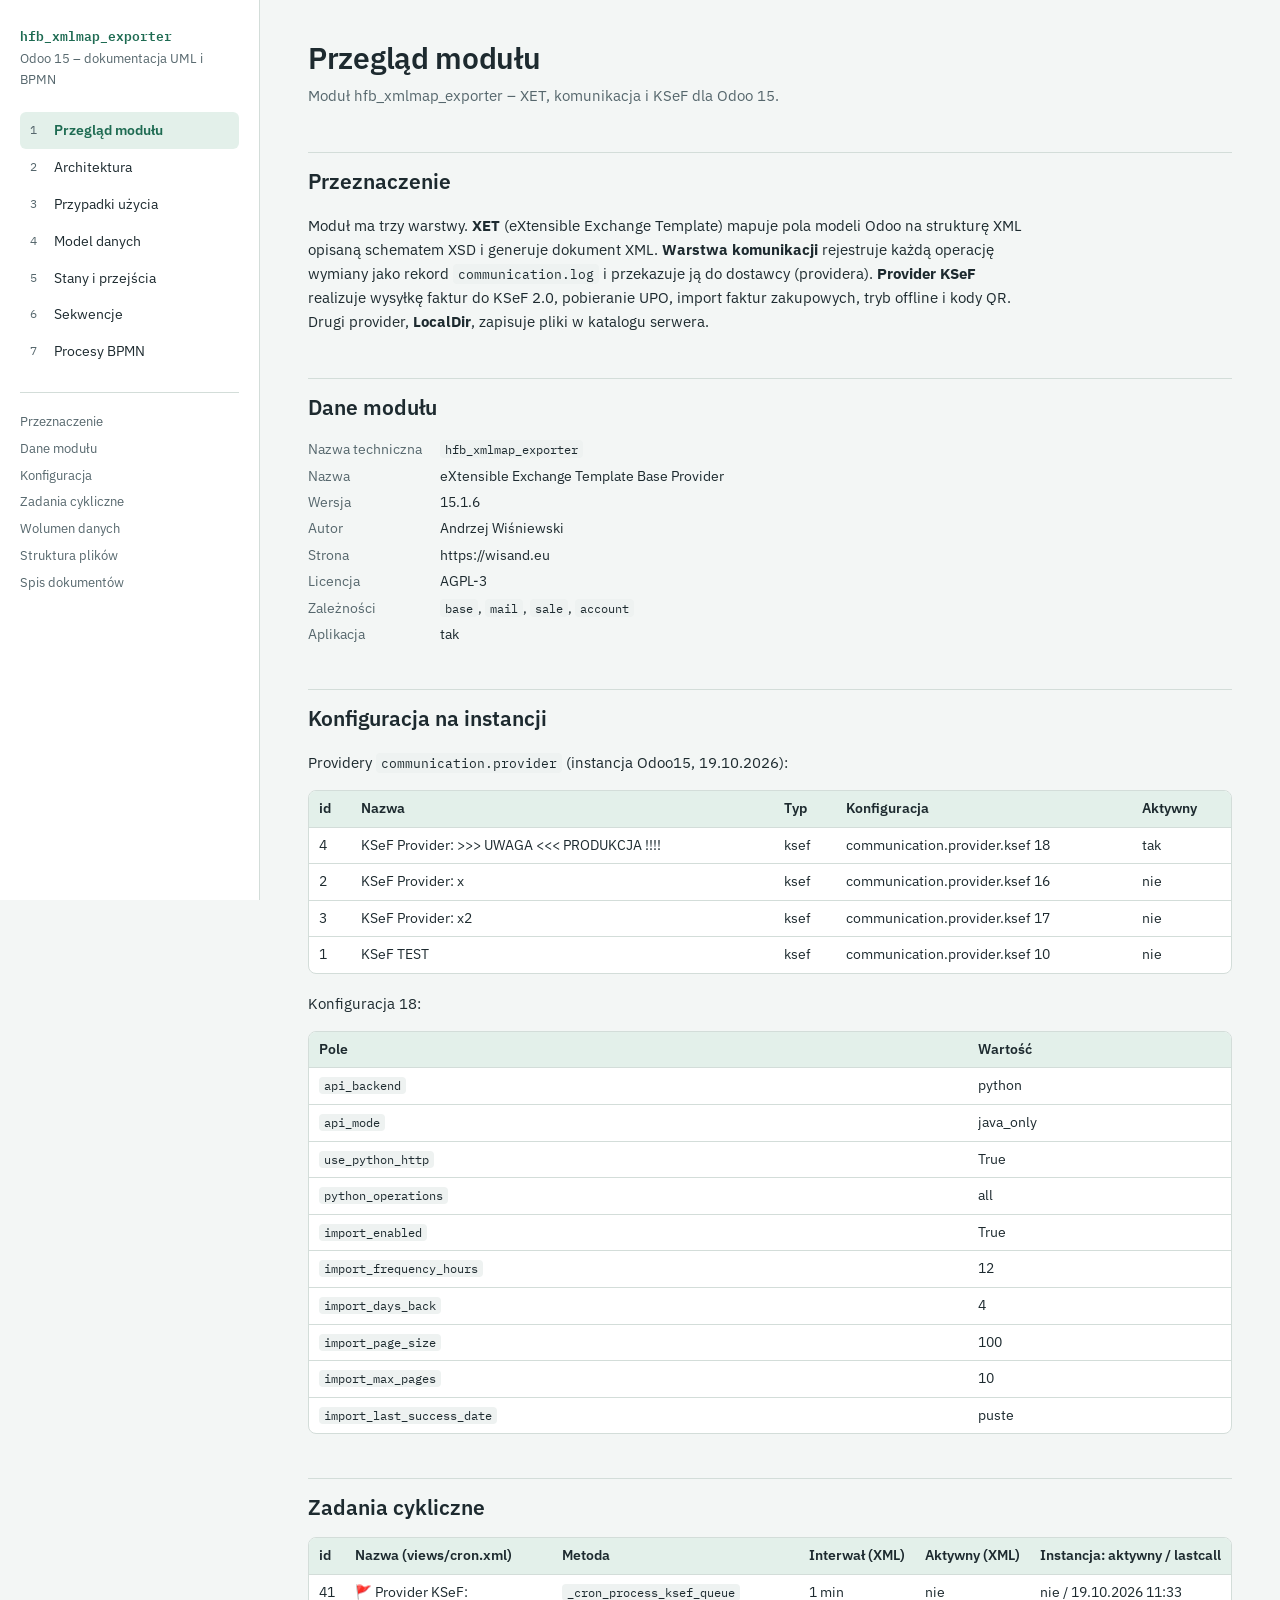
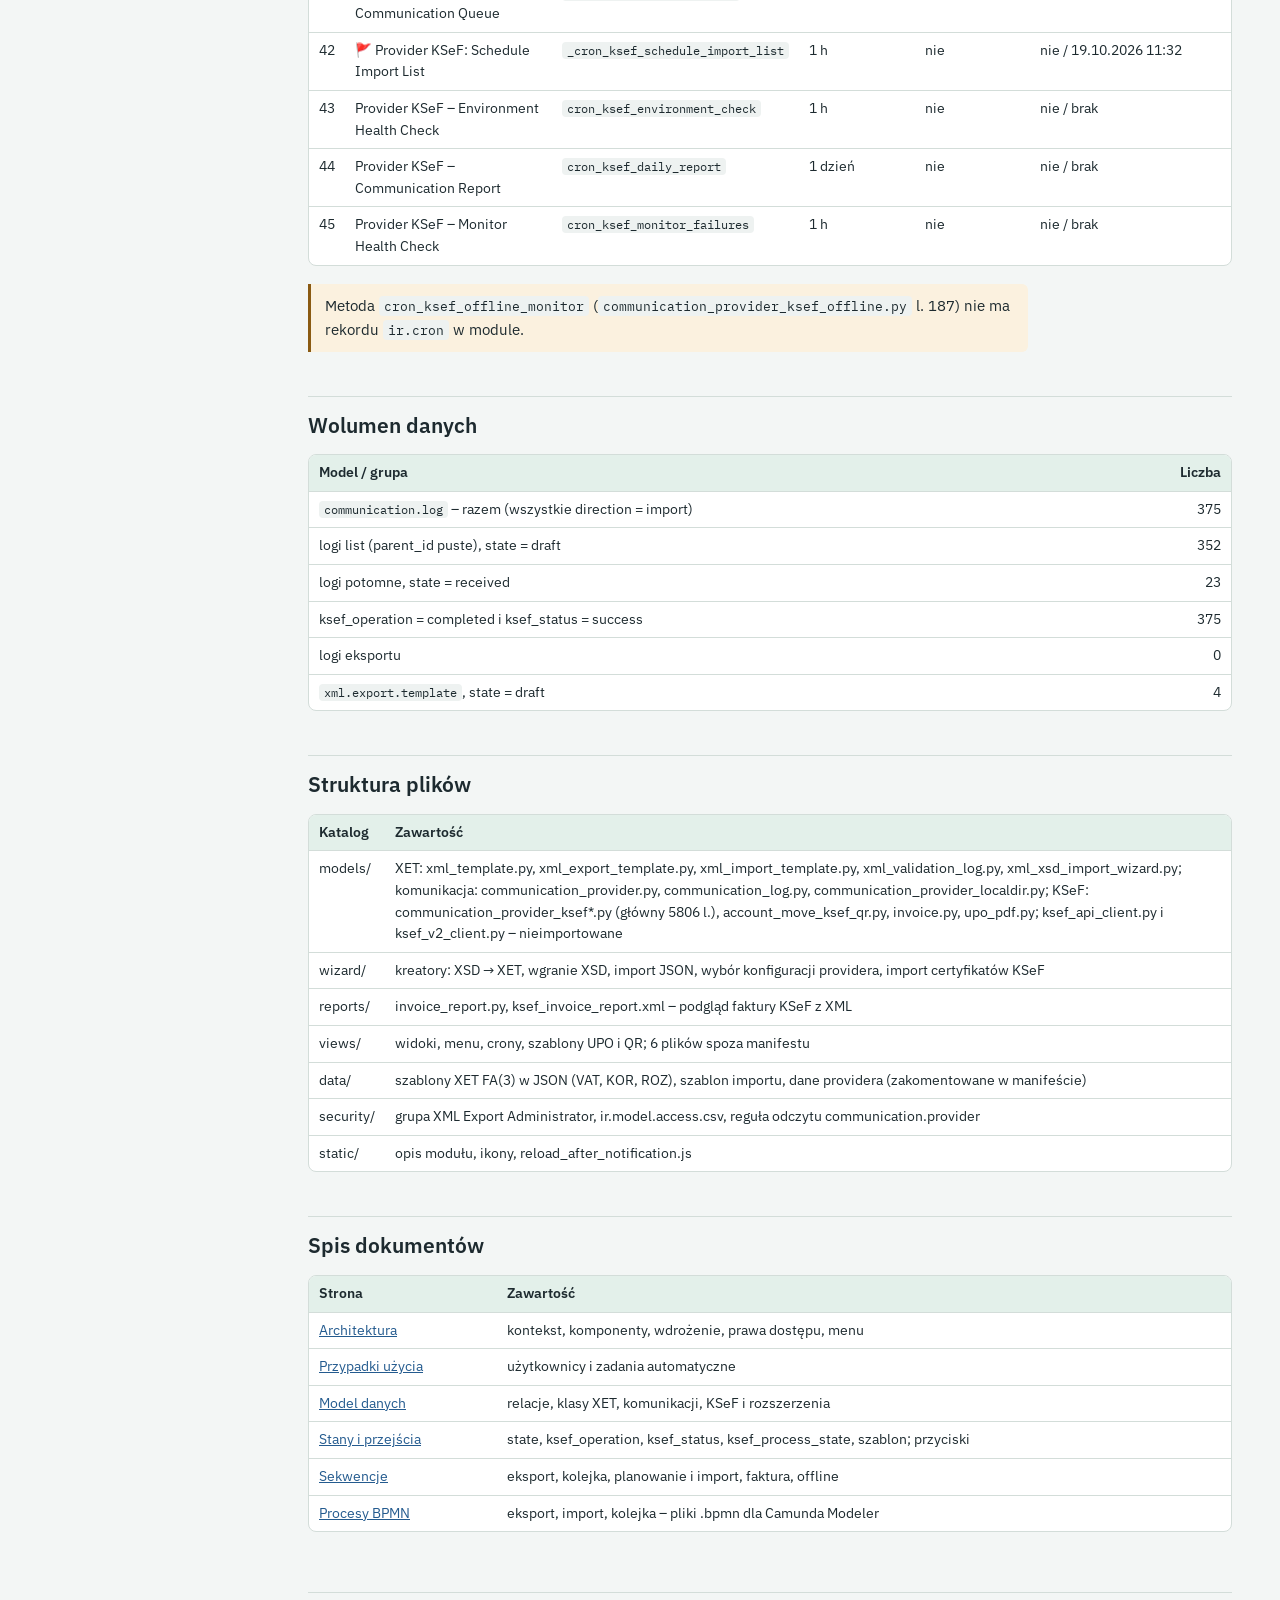
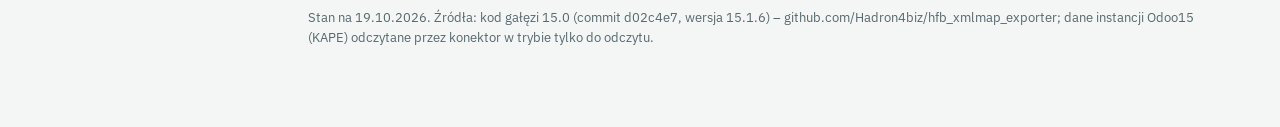
<file: hfb_xmlmap_exporter/static/description/doc/index.html>
<!DOCTYPE html>
<html lang="pl"><head><meta charset="utf-8">
<meta name="viewport" content="width=device-width, initial-scale=1">
<title>Przegląd modułu – hfb_xmlmap_exporter</title>
<link rel="preconnect" href="https://fonts.googleapis.com"><link rel="preconnect" href="https://fonts.gstatic.com" crossorigin>
<link href="https://fonts.googleapis.com/css2?family=IBM+Plex+Mono:wght@400;600&family=IBM+Plex+Sans:wght@400;600&display=swap" rel="stylesheet">
<style>
:root{
  --bg:#f3f6f5; --surface:#ffffff; --ink:#1d2a2f; --muted:#56676d; --line:#d3ddd9;
  --accent:#1e6b52; --accent-soft:#e3f0ea; --link:#245b8f; --warn:#8a5a12; --warn-soft:#fbf1df;
  --code:#eef2f1; --diagram:#ffffff; color-scheme:light;
}
@media (prefers-color-scheme: dark){
  :root:not([data-theme="light"]){
    --bg:#11191c; --surface:#172126; --ink:#e2ebe8; --muted:#9db0aa; --line:#2b3a3f;
    --accent:#62c49c; --accent-soft:#1c3129; --link:#8fbbe8; --warn:#e2b25e; --warn-soft:#2e2717;
    --code:#1f2b30; --diagram:#f7f9f8; color-scheme:dark;
  }
}
:root[data-theme="dark"]{
  --bg:#11191c; --surface:#172126; --ink:#e2ebe8; --muted:#9db0aa; --line:#2b3a3f;
  --accent:#62c49c; --accent-soft:#1c3129; --link:#8fbbe8; --warn:#e2b25e; --warn-soft:#2e2717;
  --code:#1f2b30; --diagram:#f7f9f8; color-scheme:dark;
}
*{box-sizing:border-box}
html{scroll-padding-top:16px}
body{margin:0;background:var(--bg);color:var(--ink);
  font:15px/1.6 "IBM Plex Sans","Segoe UI",system-ui,-apple-system,sans-serif}
a{color:var(--link)}
.layout{display:grid;grid-template-columns:260px minmax(0,1fr);min-height:100vh}
nav.side{position:sticky;top:0;height:100vh;overflow:auto;padding:28px 20px;border-right:1px solid var(--line);background:var(--surface)}
nav.side .mod{font:600 13px/1.3 "IBM Plex Mono",ui-monospace,monospace;color:var(--accent);word-break:break-all}
nav.side .sub{font-size:13px;color:var(--muted);margin:4px 0 22px}
nav.side ol{list-style:none;margin:0;padding:0;counter-reset:p}
nav.side li{counter-increment:p}
nav.side li a{display:flex;gap:10px;padding:7px 10px;border-radius:6px;text-decoration:none;color:var(--ink);font-size:14px}
nav.side li a::before{content:counter(p);color:var(--muted);font:12px/1.9 "IBM Plex Mono",monospace;min-width:14px}
nav.side li a:hover{background:var(--accent-soft)}
nav.side li a[aria-current="page"]{background:var(--accent-soft);color:var(--accent);font-weight:600}
nav.side .toc{margin-top:22px;padding-top:16px;border-top:1px solid var(--line);font-size:13px}
nav.side .toc a{display:block;padding:3px 0;color:var(--muted);text-decoration:none}
nav.side .toc a:hover{color:var(--ink)}
main{padding:40px 48px 80px;max-width:1280px}
header.page h1{font-size:30px;line-height:1.2;margin:0 0 8px;font-weight:600;letter-spacing:-.01em}
header.page p.lead{margin:0 0 28px;color:var(--muted);max-width:75ch}
h2{font-size:21px;margin:44px 0 10px;padding-top:12px;border-top:1px solid var(--line);font-weight:600}
h3{font-size:16px;margin:28px 0 8px;font-weight:600}
p,ul,ol{max-width:80ch}
code,.mono{font-family:"IBM Plex Mono",ui-monospace,SFMono-Regular,Menlo,monospace;font-size:.88em}
code{background:var(--code);padding:1px 5px;border-radius:4px}
.tablewrap{overflow-x:auto;margin:12px 0 18px;border:1px solid var(--line);border-radius:8px;background:var(--surface)}
table{border-collapse:collapse;width:100%;font-size:13.5px}
th,td{text-align:left;vertical-align:top;padding:7px 10px;border-bottom:1px solid var(--line)}
th{background:var(--accent-soft);font-weight:600;white-space:nowrap}
tr:last-child td{border-bottom:none}
td.num,th.num{text-align:right;font-variant-numeric:tabular-nums}
figure.dia{margin:14px 0 26px;border:1px solid var(--line);border-radius:8px;background:var(--surface);overflow:hidden}
figure.dia .canvas{background:var(--diagram);overflow:auto;padding:18px;line-height:normal;font-size:16px;color:#1d2a2f}
figure.dia .canvas svg{display:block;margin:0 auto;height:auto;max-width:100%}
figure.dia.zoom .canvas svg{max-width:none}
figure.dia figcaption{display:flex;justify-content:space-between;align-items:center;gap:12px;padding:9px 14px;border-top:1px solid var(--line);font-size:13px;color:var(--muted)}
figure.dia button{font:inherit;font-size:12.5px;padding:4px 10px;border:1px solid var(--line);border-radius:5px;background:var(--surface);color:var(--ink);cursor:pointer}
figure.dia button:focus-visible,nav a:focus-visible,summary:focus-visible{outline:2px solid var(--accent);outline-offset:2px}
details.src{margin:0;border-top:1px solid var(--line)}
details.src summary{cursor:pointer;padding:8px 14px;font-size:12.5px;color:var(--muted)}
details.src pre{margin:0;padding:12px 14px;background:var(--code);overflow:auto;font-size:12px;line-height:1.45}
.note{border-left:3px solid var(--accent);background:var(--accent-soft);padding:10px 14px;border-radius:0 6px 6px 0;margin:14px 0;max-width:80ch}
.note.warn{border-color:var(--warn);background:var(--warn-soft)}
.kv{display:grid;grid-template-columns:max-content 1fr;gap:4px 18px;font-size:14px;max-width:80ch}
.kv dt{color:var(--muted)}
.kv dd{margin:0}
footer{margin-top:60px;color:var(--muted);font-size:12.5px;border-top:1px solid var(--line);padding-top:14px}
@media (max-width:900px){
  .layout{grid-template-columns:1fr}
  nav.side{position:static;height:auto;border-right:none;border-bottom:1px solid var(--line)}
  main{padding:28px 18px 60px}
}
@media print{nav.side{display:none}.layout{display:block}figure.dia{break-inside:avoid}}
</style></head>
<body><div class="layout">
<nav class="side" aria-label="Dokumentacja">
<div class="mod">hfb_xmlmap_exporter</div><div class="sub">Odoo 15 – dokumentacja UML i BPMN</div>
<ol><li><a href="index.html" aria-current="page">Przegląd modułu</a></li><li><a href="architektura.html">Architektura</a></li><li><a href="przypadki_uzycia.html">Przypadki użycia</a></li><li><a href="model_danych.html">Model danych</a></li><li><a href="stany.html">Stany i przejścia</a></li><li><a href="sekwencje.html">Sekwencje</a></li><li><a href="procesy_bpmn.html">Procesy BPMN</a></li></ol><div class="toc"><a href="#cel">Przeznaczenie</a><a href="#dane">Dane modułu</a><a href="#konfiguracja">Konfiguracja</a><a href="#crony">Zadania cykliczne</a><a href="#wolumen">Wolumen danych</a><a href="#pliki">Struktura plików</a><a href="#spis">Spis dokumentów</a></div>
</nav>
<main>
<header class="page"><h1>Przegląd modułu</h1><p class="lead">Moduł hfb_xmlmap_exporter – XET, komunikacja i KSeF dla Odoo 15.</p></header>
<h2 id="cel">Przeznaczenie</h2><p>Moduł ma trzy warstwy. <b>XET</b> (eXtensible Exchange Template) mapuje pola modeli Odoo na strukturę XML opisaną schematem XSD i generuje dokument XML. <b>Warstwa komunikacji</b> rejestruje każdą operację wymiany jako rekord <code>communication.log</code> i przekazuje ją do dostawcy (providera). <b>Provider KSeF</b> realizuje wysyłkę faktur do KSeF 2.0, pobieranie UPO, import faktur zakupowych, tryb offline i kody QR. Drugi provider, <b>LocalDir</b>, zapisuje pliki w katalogu serwera.</p><h2 id="dane">Dane modułu</h2><dl class="kv"><dt>Nazwa techniczna</dt><dd><code>hfb_xmlmap_exporter</code></dd><dt>Nazwa</dt><dd>eXtensible Exchange Template Base Provider</dd><dt>Wersja</dt><dd>15.1.6</dd><dt>Autor</dt><dd>Andrzej Wiśniewski</dd><dt>Strona</dt><dd>https://wisand.eu</dd><dt>Licencja</dt><dd>AGPL-3</dd><dt>Zależności</dt><dd><code>base</code>, <code>mail</code>, <code>sale</code>, <code>account</code></dd><dt>Aplikacja</dt><dd>tak</dd></dl><h2 id="konfiguracja">Konfiguracja na instancji</h2><p>Providery <code>communication.provider</code> (instancja Odoo15, 19.10.2026):</p><div class="tablewrap"><table><thead><tr><th>id</th><th>Nazwa</th><th>Typ</th><th>Konfiguracja</th><th>Aktywny</th></tr></thead><tbody><tr><td>4</td><td>KSeF Provider: &gt;&gt;&gt; UWAGA &lt;&lt;&lt; PRODUKCJA !!!!</td><td>ksef</td><td>communication.provider.ksef 18</td><td>tak</td></tr><tr><td>2</td><td>KSeF Provider: x</td><td>ksef</td><td>communication.provider.ksef 16</td><td>nie</td></tr><tr><td>3</td><td>KSeF Provider: x2</td><td>ksef</td><td>communication.provider.ksef 17</td><td>nie</td></tr><tr><td>1</td><td>KSeF TEST</td><td>ksef</td><td>communication.provider.ksef 10</td><td>nie</td></tr></tbody></table></div><p>Konfiguracja 18:</p><div class="tablewrap"><table><thead><tr><th>Pole</th><th>Wartość</th></tr></thead><tbody><tr><td><code>api_backend</code></td><td>python</td></tr><tr><td><code>api_mode</code></td><td>java_only</td></tr><tr><td><code>use_python_http</code></td><td>True</td></tr><tr><td><code>python_operations</code></td><td>all</td></tr><tr><td><code>import_enabled</code></td><td>True</td></tr><tr><td><code>import_frequency_hours</code></td><td>12</td></tr><tr><td><code>import_days_back</code></td><td>4</td></tr><tr><td><code>import_page_size</code></td><td>100</td></tr><tr><td><code>import_max_pages</code></td><td>10</td></tr><tr><td><code>import_last_success_date</code></td><td>puste</td></tr></tbody></table></div><h2 id="crony">Zadania cykliczne</h2><div class="tablewrap"><table><thead><tr><th>id</th><th>Nazwa (views/cron.xml)</th><th>Metoda</th><th>Interwał (XML)</th><th>Aktywny (XML)</th><th>Instancja: aktywny / lastcall</th></tr></thead><tbody><tr><td>41</td><td>🚩 Provider KSeF: Communication Queue</td><td><code>_cron_process_ksef_queue</code></td><td>1 min</td><td>nie</td><td>nie / 19.10.2026 11:33</td></tr><tr><td>42</td><td>🚩 Provider KSeF: Schedule Import List</td><td><code>_cron_ksef_schedule_import_list</code></td><td>1 h</td><td>nie</td><td>nie / 19.10.2026 11:32</td></tr><tr><td>43</td><td>Provider KSeF – Environment Health Check</td><td><code>cron_ksef_environment_check</code></td><td>1 h</td><td>nie</td><td>nie / brak</td></tr><tr><td>44</td><td>Provider KSeF – Communication Report</td><td><code>cron_ksef_daily_report</code></td><td>1 dzień</td><td>nie</td><td>nie / brak</td></tr><tr><td>45</td><td>Provider KSeF – Monitor Health Check</td><td><code>cron_ksef_monitor_failures</code></td><td>1 h</td><td>nie</td><td>nie / brak</td></tr></tbody></table></div><div class="note warn">Metoda <code>cron_ksef_offline_monitor</code> (<code>communication_provider_ksef_offline.py</code> l. 187) nie ma rekordu <code>ir.cron</code> w module.</div><h2 id="wolumen">Wolumen danych</h2><div class="tablewrap"><table><thead><tr><th>Model / grupa</th><th class="num">Liczba</th></tr></thead><tbody><tr><td><code>communication.log</code> – razem (wszystkie direction = import)</td><td class="num">375</td></tr><tr><td>logi list (parent_id puste), state = draft</td><td class="num">352</td></tr><tr><td>logi potomne, state = received</td><td class="num">23</td></tr><tr><td>ksef_operation = completed i ksef_status = success</td><td class="num">375</td></tr><tr><td>logi eksportu</td><td class="num">0</td></tr><tr><td><code>xml.export.template</code>, state = draft</td><td class="num">4</td></tr></tbody></table></div><h2 id="pliki">Struktura plików</h2><div class="tablewrap"><table><thead><tr><th>Katalog</th><th>Zawartość</th></tr></thead><tbody><tr><td>models/</td><td>XET: xml_template.py, xml_export_template.py, xml_import_template.py, xml_validation_log.py, xml_xsd_import_wizard.py; komunikacja: communication_provider.py, communication_log.py, communication_provider_localdir.py; KSeF: communication_provider_ksef*.py (główny 5806 l.), account_move_ksef_qr.py, invoice.py, upo_pdf.py; ksef_api_client.py i ksef_v2_client.py – nieimportowane</td></tr><tr><td>wizard/</td><td>kreatory: XSD → XET, wgranie XSD, import JSON, wybór konfiguracji providera, import certyfikatów KSeF</td></tr><tr><td>reports/</td><td>invoice_report.py, ksef_invoice_report.xml – podgląd faktury KSeF z XML</td></tr><tr><td>views/</td><td>widoki, menu, crony, szablony UPO i QR; 6 plików spoza manifestu</td></tr><tr><td>data/</td><td>szablony XET FA(3) w JSON (VAT, KOR, ROZ), szablon importu, dane providera (zakomentowane w manifeście)</td></tr><tr><td>security/</td><td>grupa XML Export Administrator, ir.model.access.csv, reguła odczytu communication.provider</td></tr><tr><td>static/</td><td>opis modułu, ikony, reload_after_notification.js</td></tr></tbody></table></div><h2 id="spis">Spis dokumentów</h2><div class="tablewrap"><table><thead><tr><th>Strona</th><th>Zawartość</th></tr></thead><tbody><tr><td><a href="architektura.html">Architektura</a></td><td>kontekst, komponenty, wdrożenie, prawa dostępu, menu</td></tr><tr><td><a href="przypadki_uzycia.html">Przypadki użycia</a></td><td>użytkownicy i zadania automatyczne</td></tr><tr><td><a href="model_danych.html">Model danych</a></td><td>relacje, klasy XET, komunikacji, KSeF i rozszerzenia</td></tr><tr><td><a href="stany.html">Stany i przejścia</a></td><td>state, ksef_operation, ksef_status, ksef_process_state, szablon; przyciski</td></tr><tr><td><a href="sekwencje.html">Sekwencje</a></td><td>eksport, kolejka, planowanie i import, faktura, offline</td></tr><tr><td><a href="procesy_bpmn.html">Procesy BPMN</a></td><td>eksport, import, kolejka – pliki .bpmn dla Camunda Modeler</td></tr></tbody></table></div>
<footer>Stan na 19.10.2026. Źródła: kod gałęzi 15.0 (commit d02c4e7, wersja 15.1.6) – github.com/Hadron4biz/hfb_xmlmap_exporter; dane instancji Odoo15 (KAPE) odczytane przez konektor w trybie tylko do odczytu.</footer>
</main></div>
<script>
document.querySelectorAll('figure.dia button.zoom').forEach(b=>{
  b.addEventListener('click',()=>{const f=b.closest('figure');const z=f.classList.toggle('zoom');
    b.textContent=z?'Dopasuj do szerokości':'Rozmiar rzeczywisty';b.setAttribute('aria-pressed',z)});
});
</script>
</body></html>
</file>
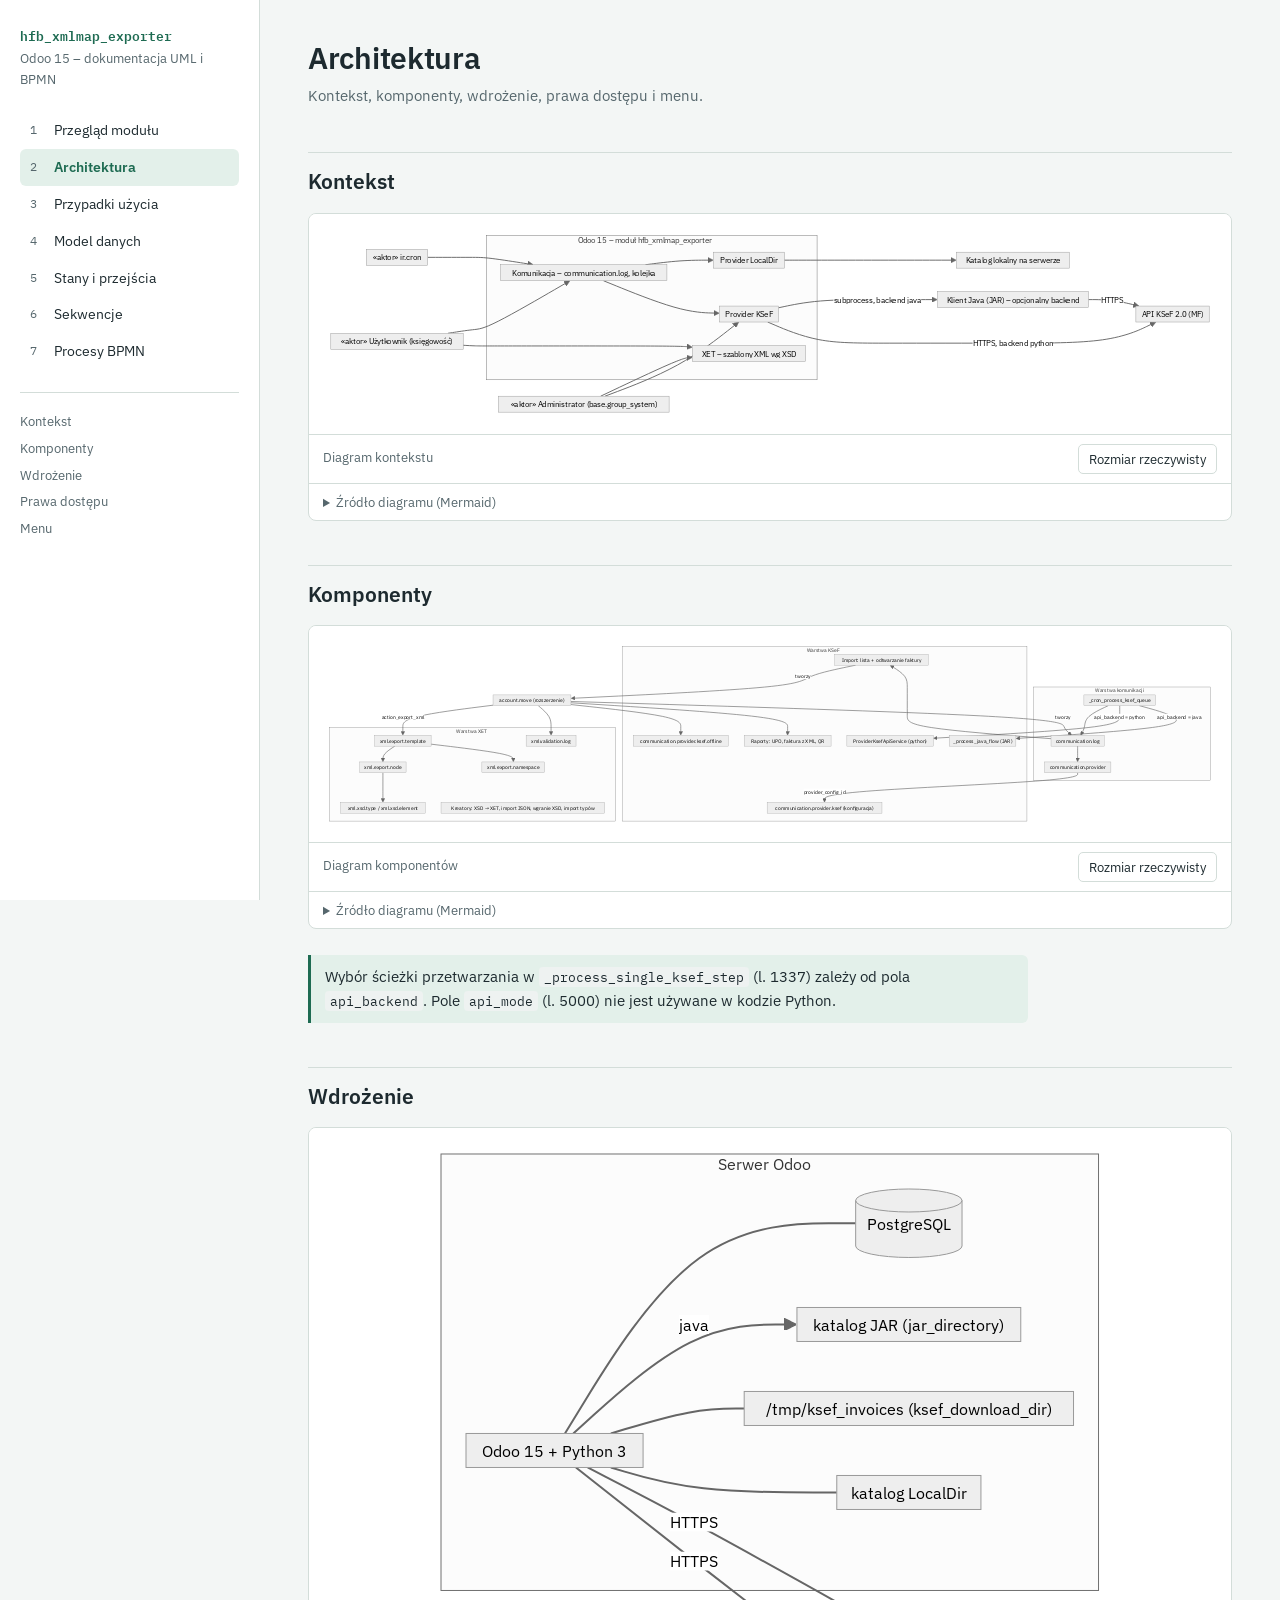
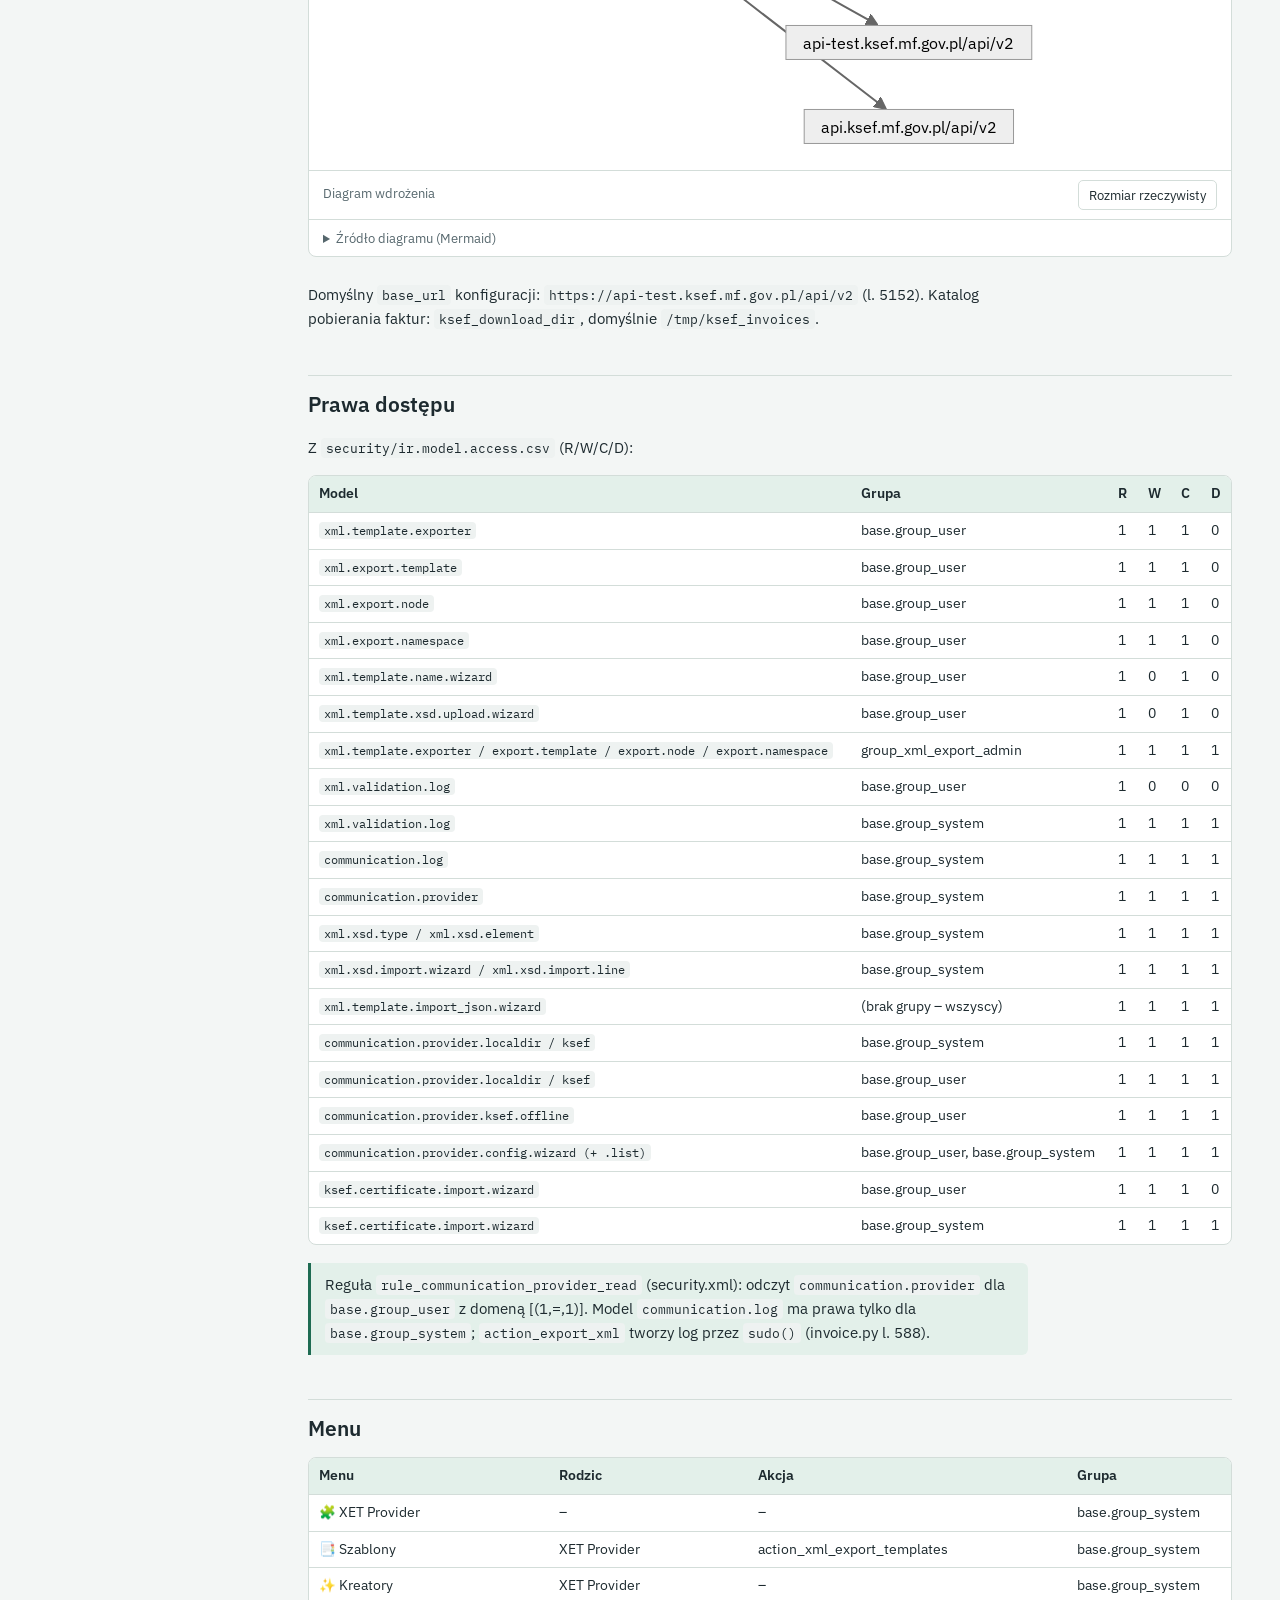
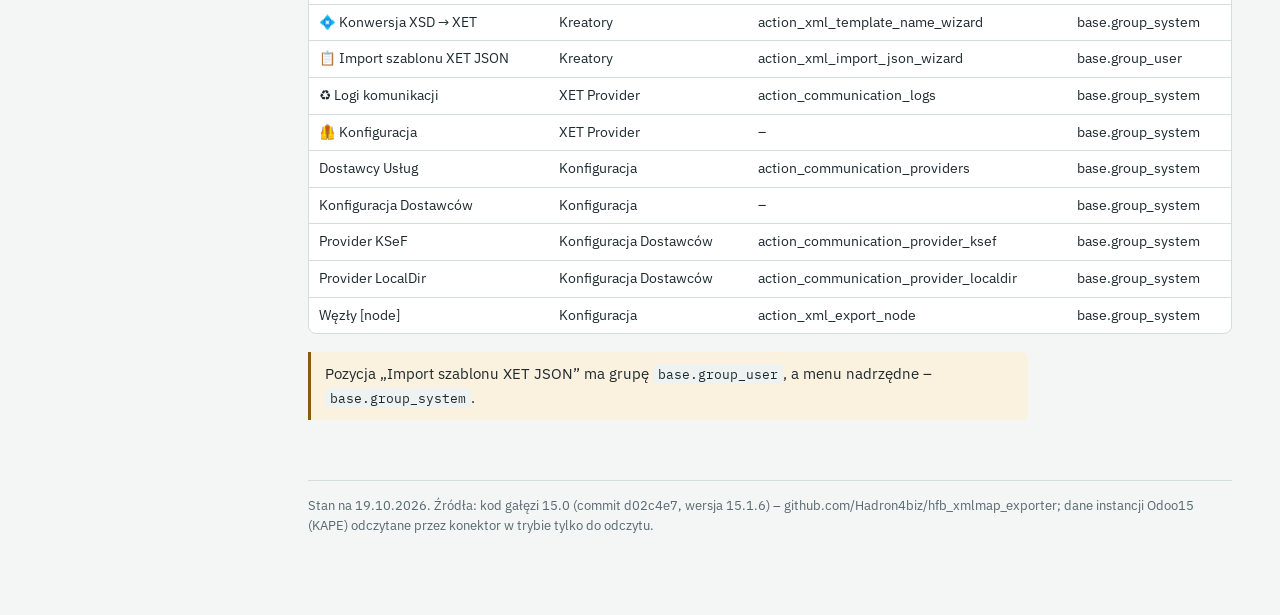
<file: hfb_xmlmap_exporter/static/description/doc/architektura.html>
<!DOCTYPE html>
<html lang="pl"><head><meta charset="utf-8">
<meta name="viewport" content="width=device-width, initial-scale=1">
<title>Architektura – hfb_xmlmap_exporter</title>
<link rel="preconnect" href="https://fonts.googleapis.com"><link rel="preconnect" href="https://fonts.gstatic.com" crossorigin>
<link href="https://fonts.googleapis.com/css2?family=IBM+Plex+Mono:wght@400;600&family=IBM+Plex+Sans:wght@400;600&display=swap" rel="stylesheet">
<style>
:root{
  --bg:#f3f6f5; --surface:#ffffff; --ink:#1d2a2f; --muted:#56676d; --line:#d3ddd9;
  --accent:#1e6b52; --accent-soft:#e3f0ea; --link:#245b8f; --warn:#8a5a12; --warn-soft:#fbf1df;
  --code:#eef2f1; --diagram:#ffffff; color-scheme:light;
}
@media (prefers-color-scheme: dark){
  :root:not([data-theme="light"]){
    --bg:#11191c; --surface:#172126; --ink:#e2ebe8; --muted:#9db0aa; --line:#2b3a3f;
    --accent:#62c49c; --accent-soft:#1c3129; --link:#8fbbe8; --warn:#e2b25e; --warn-soft:#2e2717;
    --code:#1f2b30; --diagram:#f7f9f8; color-scheme:dark;
  }
}
:root[data-theme="dark"]{
  --bg:#11191c; --surface:#172126; --ink:#e2ebe8; --muted:#9db0aa; --line:#2b3a3f;
  --accent:#62c49c; --accent-soft:#1c3129; --link:#8fbbe8; --warn:#e2b25e; --warn-soft:#2e2717;
  --code:#1f2b30; --diagram:#f7f9f8; color-scheme:dark;
}
*{box-sizing:border-box}
html{scroll-padding-top:16px}
body{margin:0;background:var(--bg);color:var(--ink);
  font:15px/1.6 "IBM Plex Sans","Segoe UI",system-ui,-apple-system,sans-serif}
a{color:var(--link)}
.layout{display:grid;grid-template-columns:260px minmax(0,1fr);min-height:100vh}
nav.side{position:sticky;top:0;height:100vh;overflow:auto;padding:28px 20px;border-right:1px solid var(--line);background:var(--surface)}
nav.side .mod{font:600 13px/1.3 "IBM Plex Mono",ui-monospace,monospace;color:var(--accent);word-break:break-all}
nav.side .sub{font-size:13px;color:var(--muted);margin:4px 0 22px}
nav.side ol{list-style:none;margin:0;padding:0;counter-reset:p}
nav.side li{counter-increment:p}
nav.side li a{display:flex;gap:10px;padding:7px 10px;border-radius:6px;text-decoration:none;color:var(--ink);font-size:14px}
nav.side li a::before{content:counter(p);color:var(--muted);font:12px/1.9 "IBM Plex Mono",monospace;min-width:14px}
nav.side li a:hover{background:var(--accent-soft)}
nav.side li a[aria-current="page"]{background:var(--accent-soft);color:var(--accent);font-weight:600}
nav.side .toc{margin-top:22px;padding-top:16px;border-top:1px solid var(--line);font-size:13px}
nav.side .toc a{display:block;padding:3px 0;color:var(--muted);text-decoration:none}
nav.side .toc a:hover{color:var(--ink)}
main{padding:40px 48px 80px;max-width:1280px}
header.page h1{font-size:30px;line-height:1.2;margin:0 0 8px;font-weight:600;letter-spacing:-.01em}
header.page p.lead{margin:0 0 28px;color:var(--muted);max-width:75ch}
h2{font-size:21px;margin:44px 0 10px;padding-top:12px;border-top:1px solid var(--line);font-weight:600}
h3{font-size:16px;margin:28px 0 8px;font-weight:600}
p,ul,ol{max-width:80ch}
code,.mono{font-family:"IBM Plex Mono",ui-monospace,SFMono-Regular,Menlo,monospace;font-size:.88em}
code{background:var(--code);padding:1px 5px;border-radius:4px}
.tablewrap{overflow-x:auto;margin:12px 0 18px;border:1px solid var(--line);border-radius:8px;background:var(--surface)}
table{border-collapse:collapse;width:100%;font-size:13.5px}
th,td{text-align:left;vertical-align:top;padding:7px 10px;border-bottom:1px solid var(--line)}
th{background:var(--accent-soft);font-weight:600;white-space:nowrap}
tr:last-child td{border-bottom:none}
td.num,th.num{text-align:right;font-variant-numeric:tabular-nums}
figure.dia{margin:14px 0 26px;border:1px solid var(--line);border-radius:8px;background:var(--surface);overflow:hidden}
figure.dia .canvas{background:var(--diagram);overflow:auto;padding:18px;line-height:normal;font-size:16px;color:#1d2a2f}
figure.dia .canvas svg{display:block;margin:0 auto;height:auto;max-width:100%}
figure.dia.zoom .canvas svg{max-width:none}
figure.dia figcaption{display:flex;justify-content:space-between;align-items:center;gap:12px;padding:9px 14px;border-top:1px solid var(--line);font-size:13px;color:var(--muted)}
figure.dia button{font:inherit;font-size:12.5px;padding:4px 10px;border:1px solid var(--line);border-radius:5px;background:var(--surface);color:var(--ink);cursor:pointer}
figure.dia button:focus-visible,nav a:focus-visible,summary:focus-visible{outline:2px solid var(--accent);outline-offset:2px}
details.src{margin:0;border-top:1px solid var(--line)}
details.src summary{cursor:pointer;padding:8px 14px;font-size:12.5px;color:var(--muted)}
details.src pre{margin:0;padding:12px 14px;background:var(--code);overflow:auto;font-size:12px;line-height:1.45}
.note{border-left:3px solid var(--accent);background:var(--accent-soft);padding:10px 14px;border-radius:0 6px 6px 0;margin:14px 0;max-width:80ch}
.note.warn{border-color:var(--warn);background:var(--warn-soft)}
.kv{display:grid;grid-template-columns:max-content 1fr;gap:4px 18px;font-size:14px;max-width:80ch}
.kv dt{color:var(--muted)}
.kv dd{margin:0}
footer{margin-top:60px;color:var(--muted);font-size:12.5px;border-top:1px solid var(--line);padding-top:14px}
@media (max-width:900px){
  .layout{grid-template-columns:1fr}
  nav.side{position:static;height:auto;border-right:none;border-bottom:1px solid var(--line)}
  main{padding:28px 18px 60px}
}
@media print{nav.side{display:none}.layout{display:block}figure.dia{break-inside:avoid}}
</style></head>
<body><div class="layout">
<nav class="side" aria-label="Dokumentacja">
<div class="mod">hfb_xmlmap_exporter</div><div class="sub">Odoo 15 – dokumentacja UML i BPMN</div>
<ol><li><a href="index.html">Przegląd modułu</a></li><li><a href="architektura.html" aria-current="page">Architektura</a></li><li><a href="przypadki_uzycia.html">Przypadki użycia</a></li><li><a href="model_danych.html">Model danych</a></li><li><a href="stany.html">Stany i przejścia</a></li><li><a href="sekwencje.html">Sekwencje</a></li><li><a href="procesy_bpmn.html">Procesy BPMN</a></li></ol><div class="toc"><a href="#kontekst">Kontekst</a><a href="#komponenty">Komponenty</a><a href="#wdrozenie">Wdrożenie</a><a href="#prawa">Prawa dostępu</a><a href="#menu">Menu</a></div>
</nav>
<main>
<header class="page"><h1>Architektura</h1><p class="lead">Kontekst, komponenty, wdrożenie, prawa dostępu i menu.</p></header>
<h2 id="kontekst">Kontekst</h2><figure class="dia" id="dia-kontekst"><div class="canvas"><svg aria-roledescription="flowchart-v2" role="graphics-document document" viewBox="-8 -8 1887.03125 391.75" height="391.75" xmlns="http://www.w3.org/2000/svg" width="1887.03125" id="m_kontekst"><style>#m_kontekst{font-family:"IBM Plex Sans","Segoe UI",system-ui,sans-serif;font-size:16px;fill:#000000;}#m_kontekst .error-icon{fill:#552222;}#m_kontekst .error-text{fill:#552222;stroke:#552222;}#m_kontekst .edge-thickness-normal{stroke-width:2px;}#m_kontekst .edge-thickness-thick{stroke-width:3.5px;}#m_kontekst .edge-pattern-solid{stroke-dasharray:0;}#m_kontekst .edge-pattern-dashed{stroke-dasharray:3;}#m_kontekst .edge-pattern-dotted{stroke-dasharray:2;}#m_kontekst .marker{fill:#666;stroke:#666;}#m_kontekst .marker.cross{stroke:#666;}#m_kontekst svg{font-family:"IBM Plex Sans","Segoe UI",system-ui,sans-serif;font-size:16px;}#m_kontekst .label{font-family:"IBM Plex Sans","Segoe UI",system-ui,sans-serif;color:#000000;}#m_kontekst .cluster-label text{fill:#333;}#m_kontekst .cluster-label span,#m_kontekst p{color:#333;}#m_kontekst .label text,#m_kontekst span,#m_kontekst p{fill:#000000;color:#000000;}#m_kontekst .node rect,#m_kontekst .node circle,#m_kontekst .node ellipse,#m_kontekst .node polygon,#m_kontekst .node path{fill:#eee;stroke:#999;stroke-width:1px;}#m_kontekst .flowchart-label text{text-anchor:middle;}#m_kontekst .node .katex path{fill:#000;stroke:#000;stroke-width:1px;}#m_kontekst .node .label{text-align:center;}#m_kontekst .node.clickable{cursor:pointer;}#m_kontekst .arrowheadPath{fill:#333333;}#m_kontekst .edgePath .path{stroke:#666;stroke-width:2.0px;}#m_kontekst .flowchart-link{stroke:#666;fill:none;}#m_kontekst .edgeLabel{background-color:white;text-align:center;}#m_kontekst .edgeLabel rect{opacity:0.5;background-color:white;fill:white;}#m_kontekst .labelBkg{background-color:rgba(255, 255, 255, 0.5);}#m_kontekst .cluster rect{fill:hsl(0, 0%, 98.9215686275%);stroke:#707070;stroke-width:1px;}#m_kontekst .cluster text{fill:#333;}#m_kontekst .cluster span,#m_kontekst p{color:#333;}#m_kontekst div.mermaidTooltip{position:absolute;text-align:center;max-width:200px;padding:2px;font-family:"IBM Plex Sans","Segoe UI",system-ui,sans-serif;font-size:12px;background:hsl(-160, 0%, 93.3333333333%);border:1px solid #707070;border-radius:2px;pointer-events:none;z-index:100;}#m_kontekst .flowchartTitleText{text-anchor:middle;font-size:18px;fill:#000000;}#m_kontekst :root{--mermaid-font-family:"IBM Plex Sans","Segoe UI",system-ui,sans-serif;}</style><g><marker orient="auto" markerHeight="12" markerWidth="12" markerUnits="userSpaceOnUse" refY="5" refX="6" viewBox="0 0 10 10" class="marker flowchart" id="m_kontekst_flowchart-pointEnd"><path style="stroke-width: 1; stroke-dasharray: 1, 0;" class="arrowMarkerPath" d="M 0 0 L 10 5 L 0 10 z"></path></marker><marker orient="auto" markerHeight="12" markerWidth="12" markerUnits="userSpaceOnUse" refY="5" refX="4.5" viewBox="0 0 10 10" class="marker flowchart" id="m_kontekst_flowchart-pointStart"><path style="stroke-width: 1; stroke-dasharray: 1, 0;" class="arrowMarkerPath" d="M 0 5 L 10 10 L 10 0 z"></path></marker><marker orient="auto" markerHeight="11" markerWidth="11" markerUnits="userSpaceOnUse" refY="5" refX="11" viewBox="0 0 10 10" class="marker flowchart" id="m_kontekst_flowchart-circleEnd"><circle style="stroke-width: 1; stroke-dasharray: 1, 0;" class="arrowMarkerPath" r="5" cy="5" cx="5"></circle></marker><marker orient="auto" markerHeight="11" markerWidth="11" markerUnits="userSpaceOnUse" refY="5" refX="-1" viewBox="0 0 10 10" class="marker flowchart" id="m_kontekst_flowchart-circleStart"><circle style="stroke-width: 1; stroke-dasharray: 1, 0;" class="arrowMarkerPath" r="5" cy="5" cx="5"></circle></marker><marker orient="auto" markerHeight="11" markerWidth="11" markerUnits="userSpaceOnUse" refY="5.2" refX="12" viewBox="0 0 11 11" class="marker cross flowchart" id="m_kontekst_flowchart-crossEnd"><path style="stroke-width: 2; stroke-dasharray: 1, 0;" class="arrowMarkerPath" d="M 1,1 l 9,9 M 10,1 l -9,9"></path></marker><marker orient="auto" markerHeight="11" markerWidth="11" markerUnits="userSpaceOnUse" refY="5.2" refX="-1" viewBox="0 0 11 11" class="marker cross flowchart" id="m_kontekst_flowchart-crossStart"><path style="stroke-width: 2; stroke-dasharray: 1, 0;" class="arrowMarkerPath" d="M 1,1 l 9,9 M 10,1 l -9,9"></path></marker><g class="root"><g class="clusters"><g id="ODOO" class="cluster default flowchart-label"><rect height="306.75" width="703.734375" y="0" x="332.0625" ry="0" rx="0" style=""></rect><g transform="translate(525.6875, 0)" class="cluster-label"><foreignObject height="19" width="316.484375"><div style="display: inline-block; white-space: nowrap;" xmlns="http://www.w3.org/1999/xhtml"><span class="nodeLabel">Odoo 15 – moduł hfb_xmlmap_exporter</span></div></foreignObject></g></g></g><g class="edgePaths"><path marker-end="url(#m_kontekst_flowchart-pointEnd)" style="fill:none;" class="edge-thickness-normal edge-pattern-solid flowchart-link LS-U LE-XET" id="L-U-XET-0" d="M282.063,233.244L286.229,233.495C290.396,233.746,298.729,234.248,307.063,234.499C315.396,234.75,323.729,234.75,362.359,234.75C400.99,234.75,469.917,234.75,538.844,234.75C607.771,234.75,676.698,234.75,714.45,235.113C752.202,235.475,758.78,236.201,762.068,236.563L765.357,236.926"></path><path marker-end="url(#m_kontekst_flowchart-pointEnd)" style="fill:none;" class="edge-thickness-normal edge-pattern-solid flowchart-link LS-U LE-COM" id="L-U-COM-0" d="M249.59,207.75L259.169,206.25C268.748,204.75,287.905,201.75,301.65,200.25C315.396,198.75,323.729,198.75,356.713,182.027C389.697,165.303,447.331,131.857,476.149,115.134L504.966,98.41"></path><path marker-end="url(#m_kontekst_flowchart-pointEnd)" style="fill:none;" class="edge-thickness-normal edge-pattern-solid flowchart-link LS-A LE-KSEF" id="L-A-KSEF-0" d="M583.911,341.75L610.864,331.583C637.816,321.417,691.72,301.083,738.553,275.296C785.386,249.508,825.147,218.266,845.027,202.645L864.908,187.025"></path><path marker-end="url(#m_kontekst_flowchart-pointEnd)" style="fill:none;" class="edge-thickness-normal edge-pattern-solid flowchart-link LS-A LE-XET" id="L-A-XET-0" d="M574.714,341.75L603.199,328.25C631.684,314.75,688.655,287.75,720.425,274.024C752.196,260.297,758.767,259.844,762.052,259.618L765.338,259.391"></path><path marker-end="url(#m_kontekst_flowchart-pointEnd)" style="fill:none;" class="edge-thickness-normal edge-pattern-solid flowchart-link LS-C LE-COM" id="L-C-COM-0" d="M206.516,46L223.273,46C240.031,46,273.547,46,294.471,46C315.396,46,323.729,46,343.597,48.487C363.466,50.974,394.869,55.947,410.571,58.434L426.272,60.921"></path><path marker-end="url(#m_kontekst_flowchart-pointEnd)" style="fill:none;" class="edge-thickness-normal edge-pattern-solid flowchart-link LS-COM LE-KSEF" id="L-COM-KSEF-0" d="M580.692,95.75L608.181,106.917C635.67,118.083,690.647,140.417,730.963,151.937C771.278,163.457,796.932,164.165,809.758,164.518L822.585,164.872"></path><path marker-end="url(#m_kontekst_flowchart-pointEnd)" style="fill:none;" class="edge-thickness-normal edge-pattern-solid flowchart-link LS-COM LE-LD" id="L-COM-LD-0" d="M670.256,61.75L682.818,60.125C695.379,58.5,720.502,55.25,743.796,53.625C767.09,52,788.555,52,799.288,52L810.02,52"></path><path marker-end="url(#m_kontekst_flowchart-pointEnd)" style="fill:none;" class="edge-thickness-normal edge-pattern-solid flowchart-link LS-KSEF LE-API" id="L-KSEF-API-0" d="M930.493,183.75L948.043,191.25C965.594,198.75,1000.695,213.75,1039.621,221.25C1078.547,228.75,1121.297,228.75,1190.832,228.75C1260.367,228.75,1356.688,228.75,1440.059,228.75C1523.43,228.75,1593.852,228.75,1643.83,221.633C1693.808,214.517,1723.343,200.284,1738.111,193.167L1752.878,186.051"></path><path marker-end="url(#m_kontekst_flowchart-pointEnd)" style="fill:none;" class="edge-thickness-normal edge-pattern-solid flowchart-link LS-KSEF LE-JAR" id="L-KSEF-JAR-0" d="M953.539,153.434L967.249,150.528C980.958,147.623,1008.378,141.811,1043.462,138.906C1078.547,136,1121.297,136,1163.164,136C1205.03,136,1246.014,136,1266.505,136L1286.997,136"></path><path marker-end="url(#m_kontekst_flowchart-pointEnd)" style="fill:none;" class="edge-thickness-normal edge-pattern-solid flowchart-link LS-JAR LE-API" id="L-JAR-API-0" d="M1613.719,136L1622.145,136C1630.57,136,1647.422,136,1664.577,138.086C1681.732,140.173,1699.19,144.345,1707.919,146.432L1716.648,148.518"></path><path marker-end="url(#m_kontekst_flowchart-pointEnd)" style="fill:none;" class="edge-thickness-normal edge-pattern-solid flowchart-link LS-LD LE-DIR" id="L-LD-DIR-0" d="M966.102,52L977.717,52C989.333,52,1012.565,52,1045.556,52C1078.547,52,1121.297,52,1169.925,52C1218.554,52,1273.06,52,1300.314,52L1327.567,52"></path></g><g class="edgeLabels"><g class="edgeLabel"><g transform="translate(0, 0)" class="label"><foreignObject height="0" width="0"><div style="display: inline-block; white-space: nowrap;" xmlns="http://www.w3.org/1999/xhtml"><span class="edgeLabel"></span></div></foreignObject></g></g><g class="edgeLabel"><g transform="translate(0, 0)" class="label"><foreignObject height="0" width="0"><div style="display: inline-block; white-space: nowrap;" xmlns="http://www.w3.org/1999/xhtml"><span class="edgeLabel"></span></div></foreignObject></g></g><g class="edgeLabel"><g transform="translate(0, 0)" class="label"><foreignObject height="0" width="0"><div style="display: inline-block; white-space: nowrap;" xmlns="http://www.w3.org/1999/xhtml"><span class="edgeLabel"></span></div></foreignObject></g></g><g class="edgeLabel"><g transform="translate(0, 0)" class="label"><foreignObject height="0" width="0"><div style="display: inline-block; white-space: nowrap;" xmlns="http://www.w3.org/1999/xhtml"><span class="edgeLabel"></span></div></foreignObject></g></g><g class="edgeLabel"><g transform="translate(0, 0)" class="label"><foreignObject height="0" width="0"><div style="display: inline-block; white-space: nowrap;" xmlns="http://www.w3.org/1999/xhtml"><span class="edgeLabel"></span></div></foreignObject></g></g><g class="edgeLabel"><g transform="translate(0, 0)" class="label"><foreignObject height="0" width="0"><div style="display: inline-block; white-space: nowrap;" xmlns="http://www.w3.org/1999/xhtml"><span class="edgeLabel"></span></div></foreignObject></g></g><g class="edgeLabel"><g transform="translate(0, 0)" class="label"><foreignObject height="0" width="0"><div style="display: inline-block; white-space: nowrap;" xmlns="http://www.w3.org/1999/xhtml"><span class="edgeLabel"></span></div></foreignObject></g></g><g transform="translate(1453.0078125, 228.75)" class="edgeLabel"><g transform="translate(-94.9609375, -9.5)" class="label"><foreignObject height="19" width="189.921875"><div style="display: inline-block; white-space: nowrap;" xmlns="http://www.w3.org/1999/xhtml"><span class="edgeLabel">HTTPS, backend python</span></div></foreignObject></g></g><g transform="translate(1164.046875, 136)" class="edgeLabel"><g transform="translate(-103.25, -9.5)" class="label"><foreignObject height="19" width="206.5"><div style="display: inline-block; white-space: nowrap;" xmlns="http://www.w3.org/1999/xhtml"><span class="edgeLabel">subprocess, backend java</span></div></foreignObject></g></g><g transform="translate(1664.2734375, 136)" class="edgeLabel"><g transform="translate(-25.5546875, -9.5)" class="label"><foreignObject height="19" width="51.109375"><div style="display: inline-block; white-space: nowrap;" xmlns="http://www.w3.org/1999/xhtml"><span class="edgeLabel">HTTPS</span></div></foreignObject></g></g><g class="edgeLabel"><g transform="translate(0, 0)" class="label"><foreignObject height="0" width="0"><div style="display: inline-block; white-space: nowrap;" xmlns="http://www.w3.org/1999/xhtml"><span class="edgeLabel"></span></div></foreignObject></g></g></g><g class="nodes"><g transform="translate(890.7109375, 250.75)" data-id="XET" data-node="true" id="flowchart-XET-3" class="node default default flowchart-label"><rect height="34" width="240.171875" y="-17" x="-120.0859375" ry="0" rx="0" style="" class="basic label-container"></rect><g transform="translate(-112.5859375, -9.5)" style="" class="label"><rect></rect><foreignObject height="19" width="225.171875"><div style="display: inline-block; white-space: nowrap;" xmlns="http://www.w3.org/1999/xhtml"><span class="nodeLabel">XET – szablony XML wg XSD</span></div></foreignObject></g></g><g transform="translate(538.84375, 78.75)" data-id="COM" data-node="true" id="flowchart-COM-4" class="node default default flowchart-label"><rect height="34" width="354.203125" y="-17" x="-177.1015625" ry="0" rx="0" style="" class="basic label-container"></rect><g transform="translate(-169.6015625, -9.5)" style="" class="label"><rect></rect><foreignObject height="19" width="339.203125"><div style="display: inline-block; white-space: nowrap;" xmlns="http://www.w3.org/1999/xhtml"><span class="nodeLabel">Komunikacja – communication.log, kolejka</span></div></foreignObject></g></g><g transform="translate(890.7109375, 166.75)" data-id="KSEF" data-node="true" id="flowchart-KSEF-5" class="node default default flowchart-label"><rect height="34" width="125.65625" y="-17" x="-62.828125" ry="0" rx="0" style="" class="basic label-container"></rect><g transform="translate(-55.328125, -9.5)" style="" class="label"><rect></rect><foreignObject height="19" width="110.65625"><div style="display: inline-block; white-space: nowrap;" xmlns="http://www.w3.org/1999/xhtml"><span class="nodeLabel">Provider KSeF</span></div></foreignObject></g></g><g transform="translate(890.7109375, 52)" data-id="LD" data-node="true" id="flowchart-LD-6" class="node default default flowchart-label"><rect height="34" width="150.78125" y="-17" x="-75.390625" ry="0" rx="0" style="" class="basic label-container"></rect><g transform="translate(-67.890625, -9.5)" style="" class="label"><rect></rect><foreignObject height="19" width="135.78125"><div style="display: inline-block; white-space: nowrap;" xmlns="http://www.w3.org/1999/xhtml"><span class="nodeLabel">Provider LocalDir</span></div></foreignObject></g></g><g transform="translate(141.03125, 224.75)" data-id="U" data-node="true" id="flowchart-U-0" class="node default default flowchart-label"><rect height="34" width="282.0625" y="-17" x="-141.03125" ry="0" rx="0" style="" class="basic label-container"></rect><g transform="translate(-133.53125, -9.5)" style="" class="label"><rect></rect><foreignObject height="19" width="267.0625"><div style="display: inline-block; white-space: nowrap;" xmlns="http://www.w3.org/1999/xhtml"><span class="nodeLabel">«aktor» Użytkownik (księgowość)</span></div></foreignObject></g></g><g transform="translate(538.84375, 358.75)" data-id="A" data-node="true" id="flowchart-A-1" class="node default default flowchart-label"><rect height="34" width="363.5625" y="-17" x="-181.78125" ry="0" rx="0" style="" class="basic label-container"></rect><g transform="translate(-174.28125, -9.5)" style="" class="label"><rect></rect><foreignObject height="19" width="348.5625"><div style="display: inline-block; white-space: nowrap;" xmlns="http://www.w3.org/1999/xhtml"><span class="nodeLabel">«aktor» Administrator (base.group_system)</span></div></foreignObject></g></g><g transform="translate(141.03125, 46)" data-id="C" data-node="true" id="flowchart-C-2" class="node default default flowchart-label"><rect height="34" width="130.96875" y="-17" x="-65.484375" ry="0" rx="0" style="" class="basic label-container"></rect><g transform="translate(-57.984375, -9.5)" style="" class="label"><rect></rect><foreignObject height="19" width="115.96875"><div style="display: inline-block; white-space: nowrap;" xmlns="http://www.w3.org/1999/xhtml"><span class="nodeLabel">«aktor» ir.cron</span></div></foreignObject></g></g><g transform="translate(1792.9296875, 166.75)" data-id="API" data-node="true" id="flowchart-API-7" class="node default default flowchart-label"><rect height="34" width="156.203125" y="-17" x="-78.1015625" ry="0" rx="0" style="" class="basic label-container"></rect><g transform="translate(-70.6015625, -9.5)" style="" class="label"><rect></rect><foreignObject height="19" width="141.203125"><div style="display: inline-block; white-space: nowrap;" xmlns="http://www.w3.org/1999/xhtml"><span class="nodeLabel">API KSeF 2.0 (MF)</span></div></foreignObject></g></g><g transform="translate(1453.0078125, 136)" data-id="JAR" data-node="true" id="flowchart-JAR-8" class="node default default flowchart-label"><rect height="34" width="321.421875" y="-17" x="-160.7109375" ry="0" rx="0" style="" class="basic label-container"></rect><g transform="translate(-153.2109375, -9.5)" style="" class="label"><rect></rect><foreignObject height="19" width="306.421875"><div style="display: inline-block; white-space: nowrap;" xmlns="http://www.w3.org/1999/xhtml"><span class="nodeLabel">Klient Java (JAR) – opcjonalny backend</span></div></foreignObject></g></g><g transform="translate(1453.0078125, 52)" data-id="DIR" data-node="true" id="flowchart-DIR-9" class="node default default flowchart-label"><rect height="34" width="240.28125" y="-17" x="-120.140625" ry="0" rx="0" style="" class="basic label-container"></rect><g transform="translate(-112.640625, -9.5)" style="" class="label"><rect></rect><foreignObject height="19" width="225.28125"><div style="display: inline-block; white-space: nowrap;" xmlns="http://www.w3.org/1999/xhtml"><span class="nodeLabel">Katalog lokalny na serwerze</span></div></foreignObject></g></g></g></g></g></svg></div><figcaption><span>Diagram kontekstu</span><button type="button" class="zoom" aria-pressed="false">Rozmiar rzeczywisty</button></figcaption><details class="src"><summary>Źródło diagramu (Mermaid)</summary><pre>flowchart LR
  U[&quot;«aktor» Użytkownik (księgowość)&quot;]
  A[&quot;«aktor» Administrator (base.group_system)&quot;]
  C[&quot;«aktor» ir.cron&quot;]
  subgraph ODOO[&quot;Odoo 15 – moduł hfb_xmlmap_exporter&quot;]
    XET[&quot;XET – szablony XML wg XSD&quot;]
    COM[&quot;Komunikacja – communication.log, kolejka&quot;]
    KSEF[&quot;Provider KSeF&quot;]
    LD[&quot;Provider LocalDir&quot;]
  end
  API[&quot;API KSeF 2.0 (MF)&quot;]
  JAR[&quot;Klient Java (JAR) – opcjonalny backend&quot;]
  DIR[&quot;Katalog lokalny na serwerze&quot;]
  U --&gt; XET
  U --&gt; COM
  A --&gt; KSEF
  A --&gt; XET
  C --&gt; COM
  COM --&gt; KSEF
  COM --&gt; LD
  KSEF --&gt;|HTTPS, backend python| API
  KSEF --&gt;|subprocess, backend java| JAR
  JAR --&gt;|HTTPS| API
  LD --&gt; DIR</pre></details></figure><h2 id="komponenty">Komponenty</h2><figure class="dia" id="dia-komponenty"><div class="canvas"><svg aria-roledescription="flowchart-v2" role="graphics-document document" viewBox="-8 -8 2801.765625 568" height="568" xmlns="http://www.w3.org/2000/svg" width="2801.765625" id="m_komponenty"><style>#m_komponenty{font-family:"IBM Plex Sans","Segoe UI",system-ui,sans-serif;font-size:16px;fill:#000000;}#m_komponenty .error-icon{fill:#552222;}#m_komponenty .error-text{fill:#552222;stroke:#552222;}#m_komponenty .edge-thickness-normal{stroke-width:2px;}#m_komponenty .edge-thickness-thick{stroke-width:3.5px;}#m_komponenty .edge-pattern-solid{stroke-dasharray:0;}#m_komponenty .edge-pattern-dashed{stroke-dasharray:3;}#m_komponenty .edge-pattern-dotted{stroke-dasharray:2;}#m_komponenty .marker{fill:#666;stroke:#666;}#m_komponenty .marker.cross{stroke:#666;}#m_komponenty svg{font-family:"IBM Plex Sans","Segoe UI",system-ui,sans-serif;font-size:16px;}#m_komponenty .label{font-family:"IBM Plex Sans","Segoe UI",system-ui,sans-serif;color:#000000;}#m_komponenty .cluster-label text{fill:#333;}#m_komponenty .cluster-label span,#m_komponenty p{color:#333;}#m_komponenty .label text,#m_komponenty span,#m_komponenty p{fill:#000000;color:#000000;}#m_komponenty .node rect,#m_komponenty .node circle,#m_komponenty .node ellipse,#m_komponenty .node polygon,#m_komponenty .node path{fill:#eee;stroke:#999;stroke-width:1px;}#m_komponenty .flowchart-label text{text-anchor:middle;}#m_komponenty .node .katex path{fill:#000;stroke:#000;stroke-width:1px;}#m_komponenty .node .label{text-align:center;}#m_komponenty .node.clickable{cursor:pointer;}#m_komponenty .arrowheadPath{fill:#333333;}#m_komponenty .edgePath .path{stroke:#666;stroke-width:2.0px;}#m_komponenty .flowchart-link{stroke:#666;fill:none;}#m_komponenty .edgeLabel{background-color:white;text-align:center;}#m_komponenty .edgeLabel rect{opacity:0.5;background-color:white;fill:white;}#m_komponenty .labelBkg{background-color:rgba(255, 255, 255, 0.5);}#m_komponenty .cluster rect{fill:hsl(0, 0%, 98.9215686275%);stroke:#707070;stroke-width:1px;}#m_komponenty .cluster text{fill:#333;}#m_komponenty .cluster span,#m_komponenty p{color:#333;}#m_komponenty div.mermaidTooltip{position:absolute;text-align:center;max-width:200px;padding:2px;font-family:"IBM Plex Sans","Segoe UI",system-ui,sans-serif;font-size:12px;background:hsl(-160, 0%, 93.3333333333%);border:1px solid #707070;border-radius:2px;pointer-events:none;z-index:100;}#m_komponenty .flowchartTitleText{text-anchor:middle;font-size:18px;fill:#000000;}#m_komponenty :root{--mermaid-font-family:"IBM Plex Sans","Segoe UI",system-ui,sans-serif;}</style><g><marker orient="auto" markerHeight="12" markerWidth="12" markerUnits="userSpaceOnUse" refY="5" refX="6" viewBox="0 0 10 10" class="marker flowchart" id="m_komponenty_flowchart-pointEnd"><path style="stroke-width: 1; stroke-dasharray: 1, 0;" class="arrowMarkerPath" d="M 0 0 L 10 5 L 0 10 z"></path></marker><marker orient="auto" markerHeight="12" markerWidth="12" markerUnits="userSpaceOnUse" refY="5" refX="4.5" viewBox="0 0 10 10" class="marker flowchart" id="m_komponenty_flowchart-pointStart"><path style="stroke-width: 1; stroke-dasharray: 1, 0;" class="arrowMarkerPath" d="M 0 5 L 10 10 L 10 0 z"></path></marker><marker orient="auto" markerHeight="11" markerWidth="11" markerUnits="userSpaceOnUse" refY="5" refX="11" viewBox="0 0 10 10" class="marker flowchart" id="m_komponenty_flowchart-circleEnd"><circle style="stroke-width: 1; stroke-dasharray: 1, 0;" class="arrowMarkerPath" r="5" cy="5" cx="5"></circle></marker><marker orient="auto" markerHeight="11" markerWidth="11" markerUnits="userSpaceOnUse" refY="5" refX="-1" viewBox="0 0 10 10" class="marker flowchart" id="m_komponenty_flowchart-circleStart"><circle style="stroke-width: 1; stroke-dasharray: 1, 0;" class="arrowMarkerPath" r="5" cy="5" cx="5"></circle></marker><marker orient="auto" markerHeight="11" markerWidth="11" markerUnits="userSpaceOnUse" refY="5.2" refX="12" viewBox="0 0 11 11" class="marker cross flowchart" id="m_komponenty_flowchart-crossEnd"><path style="stroke-width: 2; stroke-dasharray: 1, 0;" class="arrowMarkerPath" d="M 1,1 l 9,9 M 10,1 l -9,9"></path></marker><marker orient="auto" markerHeight="11" markerWidth="11" markerUnits="userSpaceOnUse" refY="5.2" refX="-1" viewBox="0 0 11 11" class="marker cross flowchart" id="m_komponenty_flowchart-crossStart"><path style="stroke-width: 2; stroke-dasharray: 1, 0;" class="arrowMarkerPath" d="M 1,1 l 9,9 M 10,1 l -9,9"></path></marker><g class="root"><g class="clusters"><g id="KS" class="cluster default flowchart-label"><rect height="552" width="1280.140625" y="0" x="925.328125" ry="0" rx="0" style=""></rect><g transform="translate(1508.6640625, 0)" class="cluster-label"><foreignObject height="19" width="113.46875"><div style="display: inline-block; white-space: nowrap;" xmlns="http://www.w3.org/1999/xhtml"><span class="nodeLabel">Warstwa KSeF</span></div></foreignObject></g></g><g id="COM" class="cluster default flowchart-label"><rect height="296" width="560.296875" y="128" x="2225.46875" ry="0" rx="0" style=""></rect><g transform="translate(2421.09375, 128)" class="cluster-label"><foreignObject height="19" width="169.046875"><div style="display: inline-block; white-space: nowrap;" xmlns="http://www.w3.org/1999/xhtml"><span class="nodeLabel">Warstwa komunikacji</span></div></foreignObject></g></g><g id="XET" class="cluster default flowchart-label"><rect height="296" width="905.328125" y="256" x="0" ry="0" rx="0" style=""></rect><g transform="translate(400.359375, 256)" class="cluster-label"><foreignObject height="19" width="104.609375"><div style="display: inline-block; white-space: nowrap;" xmlns="http://www.w3.org/1999/xhtml"><span class="nodeLabel">Warstwa XET</span></div></foreignObject></g></g></g><g class="edgePaths"><path marker-end="url(#m_komponenty_flowchart-pointEnd)" style="fill:none;" class="edge-thickness-normal edge-pattern-solid flowchart-link LS-AM LE-T" id="L-AM-T-0" d="M516.98,185.534L469.451,191.528C421.922,197.522,326.863,209.511,279.334,221.256C231.805,233,231.805,244.5,231.805,253.533C231.805,262.567,231.805,269.133,231.805,272.417L231.805,275.7"></path><path marker-end="url(#m_komponenty_flowchart-pointEnd)" style="fill:none;" class="edge-thickness-normal edge-pattern-solid flowchart-link LS-T LE-N" id="L-T-N-0" d="M206.292,315L200.039,319.167C193.786,323.333,181.28,331.667,175.027,339.117C168.773,346.567,168.773,353.133,168.773,356.417L168.773,359.7"></path><path marker-end="url(#m_komponenty_flowchart-pointEnd)" style="fill:none;" class="edge-thickness-normal edge-pattern-solid flowchart-link LS-N LE-TY" id="L-N-TY-0" d="M168.773,399L168.773,403.167C168.773,407.333,168.773,415.667,168.773,425.583C168.773,435.5,168.773,447,168.773,457.617C168.773,468.233,168.773,477.967,168.773,482.833L168.773,487.7"></path><path marker-end="url(#m_komponenty_flowchart-pointEnd)" style="fill:none;" class="edge-thickness-normal edge-pattern-solid flowchart-link LS-T LE-NS" id="L-T-NS-0" d="M321.172,308.744L364.503,313.953C407.835,319.163,494.497,329.581,537.829,338.074C581.16,346.567,581.16,353.133,581.16,356.417L581.16,359.7"></path><path marker-end="url(#m_komponenty_flowchart-pointEnd)" style="fill:none;" class="edge-thickness-normal edge-pattern-solid flowchart-link LS-AM LE-VL" id="L-AM-VL-0" d="M660.083,187L666.827,192.75C673.571,198.5,687.059,210,693.803,221.5C700.547,233,700.547,244.5,700.547,253.533C700.547,262.567,700.547,269.133,700.547,272.417L700.547,275.7"></path><path marker-end="url(#m_komponenty_flowchart-pointEnd)" style="fill:none;" class="edge-thickness-normal edge-pattern-solid flowchart-link LS-AM LE-L" id="L-AM-L-0" d="M763.309,173.778L1022.589,181.732C1281.868,189.685,1800.428,205.593,2059.708,219.296C2318.988,233,2318.988,244.5,2322.967,253.826C2326.945,263.152,2334.901,270.305,2338.88,273.881L2342.858,277.457"></path><path marker-end="url(#m_komponenty_flowchart-pointEnd)" style="fill:none;" class="edge-thickness-normal edge-pattern-solid flowchart-link LS-L LE-P" id="L-L-P-0" d="M2365.711,315L2365.711,319.167C2365.711,323.333,2365.711,331.667,2365.711,339.117C2365.711,346.567,2365.711,353.133,2365.711,356.417L2365.711,359.7"></path><path marker-end="url(#m_komponenty_flowchart-pointEnd)" style="fill:none;" class="edge-thickness-normal edge-pattern-solid flowchart-link LS-P LE-CFG" id="L-P-CFG-0" d="M2365.711,399L2365.711,403.167C2365.711,407.333,2365.711,415.667,2232.326,425.583C2098.94,435.5,1832.169,447,1698.784,457.617C1565.398,468.233,1565.398,477.967,1565.398,482.833L1565.398,487.7"></path><path marker-end="url(#m_komponenty_flowchart-pointEnd)" style="fill:none;" class="edge-thickness-normal edge-pattern-solid flowchart-link LS-Q LE-L" id="L-Q-L-0" d="M2462.647,187L2450.391,192.75C2438.134,198.5,2413.622,210,2401.366,221.5C2389.109,233,2389.109,244.5,2387.218,253.645C2385.327,262.79,2381.544,269.58,2379.652,272.975L2377.761,276.37"></path><path marker-end="url(#m_komponenty_flowchart-pointEnd)" style="fill:none;" class="edge-thickness-normal edge-pattern-solid flowchart-link LS-Q LE-SVC" id="L-Q-SVC-0" d="M2498.883,187L2498.883,192.75C2498.883,198.5,2498.883,210,2498.883,221.5C2498.883,233,2498.883,244.5,2401.524,255.881C2304.165,267.262,2109.447,278.525,2012.088,284.156L1914.729,289.787"></path><path marker-end="url(#m_komponenty_flowchart-pointEnd)" style="fill:none;" class="edge-thickness-normal edge-pattern-solid flowchart-link LS-Q LE-JF" id="L-Q-JF-0" d="M2561.049,187L2582.076,192.75C2603.103,198.5,2645.157,210,2666.184,221.5C2687.211,233,2687.211,244.5,2601.969,256.004C2516.726,267.507,2346.241,279.014,2260.999,284.768L2175.757,290.521"></path><path marker-end="url(#m_komponenty_flowchart-pointEnd)" style="fill:none;" class="edge-thickness-normal edge-pattern-solid flowchart-link LS-L LE-IMP" id="L-L-IMP-0" d="M2281.602,291.442L2205.839,285.535C2130.076,279.628,1978.549,267.814,1902.786,256.157C1827.023,244.5,1827.023,233,1827.023,218.667C1827.023,204.333,1827.023,187.167,1827.023,171.583C1827.023,156,1827.023,142,1827.023,129.25C1827.023,116.5,1827.023,105,1818.67,93.972C1810.316,82.944,1793.609,72.387,1785.255,67.109L1776.902,61.831"></path><path marker-end="url(#m_komponenty_flowchart-pointEnd)" style="fill:none;" class="edge-thickness-normal edge-pattern-solid flowchart-link LS-IMP LE-AM" id="L-IMP-AM-0" d="M1663.577,59L1635.862,64.75C1608.148,70.5,1552.718,82,1525.004,93.5C1497.289,105,1497.289,116.5,1375.841,128.201C1254.393,139.902,1011.498,151.804,890.05,157.755L768.602,163.706"></path><path marker-end="url(#m_komponenty_flowchart-pointEnd)" style="fill:none;" class="edge-thickness-normal edge-pattern-solid flowchart-link LS-AM LE-OFF" id="L-AM-OFF-0" d="M763.309,183.479L821.212,189.816C879.115,196.153,994.921,208.826,1052.824,220.913C1110.727,233,1110.727,244.5,1110.727,253.533C1110.727,262.567,1110.727,269.133,1110.727,272.417L1110.727,275.7"></path><path marker-end="url(#m_komponenty_flowchart-pointEnd)" style="fill:none;" class="edge-thickness-normal edge-pattern-solid flowchart-link LS-AM LE-REP" id="L-AM-REP-0" d="M763.309,177.846L877.52,185.122C991.732,192.397,1220.155,206.949,1334.367,219.974C1448.578,233,1448.578,244.5,1448.578,253.533C1448.578,262.567,1448.578,269.133,1448.578,272.417L1448.578,275.7"></path></g><g class="edgeLabels"><g transform="translate(231.8046875, 221.5)" class="edgeLabel"><g transform="translate(-73.2890625, -9.5)" class="label"><foreignObject height="19" width="146.578125"><div style="display: inline-block; white-space: nowrap;" xmlns="http://www.w3.org/1999/xhtml"><span class="edgeLabel">action_export_xml</span></div></foreignObject></g></g><g class="edgeLabel"><g transform="translate(0, 0)" class="label"><foreignObject height="0" width="0"><div style="display: inline-block; white-space: nowrap;" xmlns="http://www.w3.org/1999/xhtml"><span class="edgeLabel"></span></div></foreignObject></g></g><g class="edgeLabel"><g transform="translate(0, 0)" class="label"><foreignObject height="0" width="0"><div style="display: inline-block; white-space: nowrap;" xmlns="http://www.w3.org/1999/xhtml"><span class="edgeLabel"></span></div></foreignObject></g></g><g class="edgeLabel"><g transform="translate(0, 0)" class="label"><foreignObject height="0" width="0"><div style="display: inline-block; white-space: nowrap;" xmlns="http://www.w3.org/1999/xhtml"><span class="edgeLabel"></span></div></foreignObject></g></g><g class="edgeLabel"><g transform="translate(0, 0)" class="label"><foreignObject height="0" width="0"><div style="display: inline-block; white-space: nowrap;" xmlns="http://www.w3.org/1999/xhtml"><span class="edgeLabel"></span></div></foreignObject></g></g><g transform="translate(2318.98828125, 221.5)" class="edgeLabel"><g transform="translate(-26.796875, -9.5)" class="label"><foreignObject height="19" width="53.59375"><div style="display: inline-block; white-space: nowrap;" xmlns="http://www.w3.org/1999/xhtml"><span class="edgeLabel">tworzy</span></div></foreignObject></g></g><g class="edgeLabel"><g transform="translate(0, 0)" class="label"><foreignObject height="0" width="0"><div style="display: inline-block; white-space: nowrap;" xmlns="http://www.w3.org/1999/xhtml"><span class="edgeLabel"></span></div></foreignObject></g></g><g transform="translate(1565.3984375, 458.5)" class="edgeLabel"><g transform="translate(-73.1171875, -9.5)" class="label"><foreignObject height="19" width="146.234375"><div style="display: inline-block; white-space: nowrap;" xmlns="http://www.w3.org/1999/xhtml"><span class="edgeLabel">provider_config_id</span></div></foreignObject></g></g><g class="edgeLabel"><g transform="translate(0, 0)" class="label"><foreignObject height="0" width="0"><div style="display: inline-block; white-space: nowrap;" xmlns="http://www.w3.org/1999/xhtml"><span class="edgeLabel"></span></div></foreignObject></g></g><g transform="translate(2498.8828125, 221.5)" class="edgeLabel"><g transform="translate(-89.7734375, -9.5)" class="label"><foreignObject height="19" width="179.546875"><div style="display: inline-block; white-space: nowrap;" xmlns="http://www.w3.org/1999/xhtml"><span class="edgeLabel">api_backend = python</span></div></foreignObject></g></g><g transform="translate(2687.2109375, 221.5)" class="edgeLabel"><g transform="translate(-78.5546875, -9.5)" class="label"><foreignObject height="19" width="157.109375"><div style="display: inline-block; white-space: nowrap;" xmlns="http://www.w3.org/1999/xhtml"><span class="edgeLabel">api_backend = java</span></div></foreignObject></g></g><g class="edgeLabel"><g transform="translate(0, 0)" class="label"><foreignObject height="0" width="0"><div style="display: inline-block; white-space: nowrap;" xmlns="http://www.w3.org/1999/xhtml"><span class="edgeLabel"></span></div></foreignObject></g></g><g transform="translate(1497.2890625, 93.5)" class="edgeLabel"><g transform="translate(-26.796875, -9.5)" class="label"><foreignObject height="19" width="53.59375"><div style="display: inline-block; white-space: nowrap;" xmlns="http://www.w3.org/1999/xhtml"><span class="edgeLabel">tworzy</span></div></foreignObject></g></g><g class="edgeLabel"><g transform="translate(0, 0)" class="label"><foreignObject height="0" width="0"><div style="display: inline-block; white-space: nowrap;" xmlns="http://www.w3.org/1999/xhtml"><span class="edgeLabel"></span></div></foreignObject></g></g><g class="edgeLabel"><g transform="translate(0, 0)" class="label"><foreignObject height="0" width="0"><div style="display: inline-block; white-space: nowrap;" xmlns="http://www.w3.org/1999/xhtml"><span class="edgeLabel"></span></div></foreignObject></g></g></g><g class="nodes"><g transform="translate(1565.3984375, 510)" data-id="CFG" data-node="true" id="flowchart-CFG-42" class="node default default flowchart-label"><rect height="34" width="363.1875" y="-17" x="-181.59375" ry="0" rx="0" style="" class="basic label-container"></rect><g transform="translate(-174.09375, -9.5)" style="" class="label"><rect></rect><foreignObject height="19" width="348.1875"><div style="display: inline-block; white-space: nowrap;" xmlns="http://www.w3.org/1999/xhtml"><span class="nodeLabel">communication.provider.ksef (konfiguracja)</span></div></foreignObject></g></g><g transform="translate(1772.734375, 298)" data-id="SVC" data-node="true" id="flowchart-SVC-43" class="node default default flowchart-label"><rect height="34" width="273.40625" y="-17" x="-136.703125" ry="0" rx="0" style="" class="basic label-container"></rect><g transform="translate(-129.203125, -9.5)" style="" class="label"><rect></rect><foreignObject height="19" width="258.40625"><div style="display: inline-block; white-space: nowrap;" xmlns="http://www.w3.org/1999/xhtml"><span class="nodeLabel">ProviderKsefApiService (python)</span></div></foreignObject></g></g><g transform="translate(2064.953125, 298)" data-id="JF" data-node="true" id="flowchart-JF-44" class="node default default flowchart-label"><rect height="34" width="211.03125" y="-17" x="-105.515625" ry="0" rx="0" style="" class="basic label-container"></rect><g transform="translate(-98.015625, -9.5)" style="" class="label"><rect></rect><foreignObject height="19" width="196.03125"><div style="display: inline-block; white-space: nowrap;" xmlns="http://www.w3.org/1999/xhtml"><span class="nodeLabel">_process_java_flow (JAR)</span></div></foreignObject></g></g><g transform="translate(1110.7265625, 298)" data-id="OFF" data-node="true" id="flowchart-OFF-45" class="node default default flowchart-label"><rect height="34" width="300.796875" y="-17" x="-150.3984375" ry="0" rx="0" style="" class="basic label-container"></rect><g transform="translate(-142.8984375, -9.5)" style="" class="label"><rect></rect><foreignObject height="19" width="285.796875"><div style="display: inline-block; white-space: nowrap;" xmlns="http://www.w3.org/1999/xhtml"><span class="nodeLabel">communication.provider.ksef.offline</span></div></foreignObject></g></g><g transform="translate(1745.515625, 42)" data-id="IMP" data-node="true" id="flowchart-IMP-46" class="node default default flowchart-label"><rect height="34" width="296.03125" y="-17" x="-148.015625" ry="0" rx="0" style="" class="basic label-container"></rect><g transform="translate(-140.515625, -9.5)" style="" class="label"><rect></rect><foreignObject height="19" width="281.03125"><div style="display: inline-block; white-space: nowrap;" xmlns="http://www.w3.org/1999/xhtml"><span class="nodeLabel">Import: lista + odtwarzanie faktury</span></div></foreignObject></g></g><g transform="translate(1448.578125, 298)" data-id="REP" data-node="true" id="flowchart-REP-47" class="node default default flowchart-label"><rect height="34" width="274.90625" y="-17" x="-137.453125" ry="0" rx="0" style="" class="basic label-container"></rect><g transform="translate(-129.953125, -9.5)" style="" class="label"><rect></rect><foreignObject height="19" width="259.90625"><div style="display: inline-block; white-space: nowrap;" xmlns="http://www.w3.org/1999/xhtml"><span class="nodeLabel">Raporty: UPO, faktura z XML, QR</span></div></foreignObject></g></g><g transform="translate(2365.7109375, 382)" data-id="P" data-node="true" id="flowchart-P-39" class="node default default flowchart-label"><rect height="34" width="210.484375" y="-17" x="-105.2421875" ry="0" rx="0" style="" class="basic label-container"></rect><g transform="translate(-97.7421875, -9.5)" style="" class="label"><rect></rect><foreignObject height="19" width="195.484375"><div style="display: inline-block; white-space: nowrap;" xmlns="http://www.w3.org/1999/xhtml"><span class="nodeLabel">communication.provider</span></div></foreignObject></g></g><g transform="translate(2365.7109375, 298)" data-id="L" data-node="true" id="flowchart-L-40" class="node default default flowchart-label"><rect height="34" width="168.21875" y="-17" x="-84.109375" ry="0" rx="0" style="" class="basic label-container"></rect><g transform="translate(-76.609375, -9.5)" style="" class="label"><rect></rect><foreignObject height="19" width="153.21875"><div style="display: inline-block; white-space: nowrap;" xmlns="http://www.w3.org/1999/xhtml"><span class="nodeLabel">communication.log</span></div></foreignObject></g></g><g transform="translate(2498.8828125, 170)" data-id="Q" data-node="true" id="flowchart-Q-41" class="node default default flowchart-label"><rect height="34" width="226.640625" y="-17" x="-113.3203125" ry="0" rx="0" style="" class="basic label-container"></rect><g transform="translate(-105.8203125, -9.5)" style="" class="label"><rect></rect><foreignObject height="19" width="211.640625"><div style="display: inline-block; white-space: nowrap;" xmlns="http://www.w3.org/1999/xhtml"><span class="nodeLabel">_cron_process_ksef_queue</span></div></foreignObject></g></g><g transform="translate(231.8046875, 298)" data-id="T" data-node="true" id="flowchart-T-33" class="node default default flowchart-label"><rect height="34" width="178.734375" y="-17" x="-89.3671875" ry="0" rx="0" style="" class="basic label-container"></rect><g transform="translate(-81.8671875, -9.5)" style="" class="label"><rect></rect><foreignObject height="19" width="163.734375"><div style="display: inline-block; white-space: nowrap;" xmlns="http://www.w3.org/1999/xhtml"><span class="nodeLabel">xml.export.template</span></div></foreignObject></g></g><g transform="translate(168.7734375, 382)" data-id="N" data-node="true" id="flowchart-N-34" class="node default default flowchart-label"><rect height="34" width="146.4375" y="-17" x="-73.21875" ry="0" rx="0" style="" class="basic label-container"></rect><g transform="translate(-65.71875, -9.5)" style="" class="label"><rect></rect><foreignObject height="19" width="131.4375"><div style="display: inline-block; white-space: nowrap;" xmlns="http://www.w3.org/1999/xhtml"><span class="nodeLabel">xml.export.node</span></div></foreignObject></g></g><g transform="translate(168.7734375, 510)" data-id="TY" data-node="true" id="flowchart-TY-35" class="node default default flowchart-label"><rect height="34" width="267.546875" y="-17" x="-133.7734375" ry="0" rx="0" style="" class="basic label-container"></rect><g transform="translate(-126.2734375, -9.5)" style="" class="label"><rect></rect><foreignObject height="19" width="252.546875"><div style="display: inline-block; white-space: nowrap;" xmlns="http://www.w3.org/1999/xhtml"><span class="nodeLabel">xml.xsd.type / xml.xsd.element</span></div></foreignObject></g></g><g transform="translate(581.16015625, 382)" data-id="NS" data-node="true" id="flowchart-NS-36" class="node default default flowchart-label"><rect height="34" width="198.8125" y="-17" x="-99.40625" ry="0" rx="0" style="" class="basic label-container"></rect><g transform="translate(-91.90625, -9.5)" style="" class="label"><rect></rect><foreignObject height="19" width="183.8125"><div style="display: inline-block; white-space: nowrap;" xmlns="http://www.w3.org/1999/xhtml"><span class="nodeLabel">xml.export.namespace</span></div></foreignObject></g></g><g transform="translate(700.546875, 298)" data-id="VL" data-node="true" id="flowchart-VL-37" class="node default default flowchart-label"><rect height="34" width="157.84375" y="-17" x="-78.921875" ry="0" rx="0" style="" class="basic label-container"></rect><g transform="translate(-71.421875, -9.5)" style="" class="label"><rect></rect><foreignObject height="19" width="142.84375"><div style="display: inline-block; white-space: nowrap;" xmlns="http://www.w3.org/1999/xhtml"><span class="nodeLabel">xml.validation.log</span></div></foreignObject></g></g><g transform="translate(611.4375, 510)" data-id="W1" data-node="true" id="flowchart-W1-38" class="node default default flowchart-label"><rect height="34" width="517.78125" y="-17" x="-258.890625" ry="0" rx="0" style="" class="basic label-container"></rect><g transform="translate(-251.390625, -9.5)" style="" class="label"><rect></rect><foreignObject height="19" width="502.78125"><div style="display: inline-block; white-space: nowrap;" xmlns="http://www.w3.org/1999/xhtml"><span class="nodeLabel">Kreatory: XSD → XET, import JSON, wgranie XSD, import typów</span></div></foreignObject></g></g><g transform="translate(640.14453125, 170)" data-id="AM" data-node="true" id="flowchart-AM-48" class="node default default flowchart-label"><rect height="34" width="246.328125" y="-17" x="-123.1640625" ry="0" rx="0" style="" class="basic label-container"></rect><g transform="translate(-115.6640625, -9.5)" style="" class="label"><rect></rect><foreignObject height="19" width="231.328125"><div style="display: inline-block; white-space: nowrap;" xmlns="http://www.w3.org/1999/xhtml"><span class="nodeLabel">account.move (rozszerzenie)</span></div></foreignObject></g></g></g></g></g></svg></div><figcaption><span>Diagram komponentów</span><button type="button" class="zoom" aria-pressed="false">Rozmiar rzeczywisty</button></figcaption><details class="src"><summary>Źródło diagramu (Mermaid)</summary><pre>flowchart TB
  subgraph XET[&quot;Warstwa XET&quot;]
    T[&quot;xml.export.template&quot;]
    N[&quot;xml.export.node&quot;]
    TY[&quot;xml.xsd.type / xml.xsd.element&quot;]
    NS[&quot;xml.export.namespace&quot;]
    VL[&quot;xml.validation.log&quot;]
    W1[&quot;Kreatory: XSD → XET, import JSON, wgranie XSD, import typów&quot;]
  end
  subgraph COM[&quot;Warstwa komunikacji&quot;]
    P[&quot;communication.provider&quot;]
    L[&quot;communication.log&quot;]
    Q[&quot;_cron_process_ksef_queue&quot;]
  end
  subgraph KS[&quot;Warstwa KSeF&quot;]
    CFG[&quot;communication.provider.ksef (konfiguracja)&quot;]
    SVC[&quot;ProviderKsefApiService (python)&quot;]
    JF[&quot;_process_java_flow (JAR)&quot;]
    OFF[&quot;communication.provider.ksef.offline&quot;]
    IMP[&quot;Import: lista + odtwarzanie faktury&quot;]
    REP[&quot;Raporty: UPO, faktura z XML, QR&quot;]
  end
  AM[&quot;account.move (rozszerzenie)&quot;]
  AM --&gt;|action_export_xml| T
  T --&gt; N
  N --&gt; TY
  T --&gt; NS
  AM --&gt; VL
  AM --&gt;|tworzy| L
  L --&gt; P
  P --&gt;|provider_config_id| CFG
  Q --&gt; L
  Q --&gt;|api_backend = python| SVC
  Q --&gt;|api_backend = java| JF
  L --&gt; IMP
  IMP --&gt;|tworzy| AM
  AM --&gt; OFF
  AM --&gt; REP</pre></details></figure><div class="note">Wybór ścieżki przetwarzania w <code>_process_single_ksef_step</code> (l. 1337) zależy od pola <code>api_backend</code>. Pole <code>api_mode</code> (l. 5000) nie jest używane w kodzie Python.</div><h2 id="wdrozenie">Wdrożenie</h2><figure class="dia" id="dia-wdrozenie"><div class="canvas"><svg aria-roledescription="flowchart-v2" role="graphics-document document" viewBox="-8 -8 673.53125 605.4813842773438" height="605.4813842773438" xmlns="http://www.w3.org/2000/svg" width="673.53125" id="m_wdrozenie"><style>#m_wdrozenie{font-family:"IBM Plex Sans","Segoe UI",system-ui,sans-serif;font-size:16px;fill:#000000;}#m_wdrozenie .error-icon{fill:#552222;}#m_wdrozenie .error-text{fill:#552222;stroke:#552222;}#m_wdrozenie .edge-thickness-normal{stroke-width:2px;}#m_wdrozenie .edge-thickness-thick{stroke-width:3.5px;}#m_wdrozenie .edge-pattern-solid{stroke-dasharray:0;}#m_wdrozenie .edge-pattern-dashed{stroke-dasharray:3;}#m_wdrozenie .edge-pattern-dotted{stroke-dasharray:2;}#m_wdrozenie .marker{fill:#666;stroke:#666;}#m_wdrozenie .marker.cross{stroke:#666;}#m_wdrozenie svg{font-family:"IBM Plex Sans","Segoe UI",system-ui,sans-serif;font-size:16px;}#m_wdrozenie .label{font-family:"IBM Plex Sans","Segoe UI",system-ui,sans-serif;color:#000000;}#m_wdrozenie .cluster-label text{fill:#333;}#m_wdrozenie .cluster-label span,#m_wdrozenie p{color:#333;}#m_wdrozenie .label text,#m_wdrozenie span,#m_wdrozenie p{fill:#000000;color:#000000;}#m_wdrozenie .node rect,#m_wdrozenie .node circle,#m_wdrozenie .node ellipse,#m_wdrozenie .node polygon,#m_wdrozenie .node path{fill:#eee;stroke:#999;stroke-width:1px;}#m_wdrozenie .flowchart-label text{text-anchor:middle;}#m_wdrozenie .node .katex path{fill:#000;stroke:#000;stroke-width:1px;}#m_wdrozenie .node .label{text-align:center;}#m_wdrozenie .node.clickable{cursor:pointer;}#m_wdrozenie .arrowheadPath{fill:#333333;}#m_wdrozenie .edgePath .path{stroke:#666;stroke-width:2.0px;}#m_wdrozenie .flowchart-link{stroke:#666;fill:none;}#m_wdrozenie .edgeLabel{background-color:white;text-align:center;}#m_wdrozenie .edgeLabel rect{opacity:0.5;background-color:white;fill:white;}#m_wdrozenie .labelBkg{background-color:rgba(255, 255, 255, 0.5);}#m_wdrozenie .cluster rect{fill:hsl(0, 0%, 98.9215686275%);stroke:#707070;stroke-width:1px;}#m_wdrozenie .cluster text{fill:#333;}#m_wdrozenie .cluster span,#m_wdrozenie p{color:#333;}#m_wdrozenie div.mermaidTooltip{position:absolute;text-align:center;max-width:200px;padding:2px;font-family:"IBM Plex Sans","Segoe UI",system-ui,sans-serif;font-size:12px;background:hsl(-160, 0%, 93.3333333333%);border:1px solid #707070;border-radius:2px;pointer-events:none;z-index:100;}#m_wdrozenie .flowchartTitleText{text-anchor:middle;font-size:18px;fill:#000000;}#m_wdrozenie :root{--mermaid-font-family:"IBM Plex Sans","Segoe UI",system-ui,sans-serif;}</style><g><marker orient="auto" markerHeight="12" markerWidth="12" markerUnits="userSpaceOnUse" refY="5" refX="6" viewBox="0 0 10 10" class="marker flowchart" id="m_wdrozenie_flowchart-pointEnd"><path style="stroke-width: 1; stroke-dasharray: 1, 0;" class="arrowMarkerPath" d="M 0 0 L 10 5 L 0 10 z"></path></marker><marker orient="auto" markerHeight="12" markerWidth="12" markerUnits="userSpaceOnUse" refY="5" refX="4.5" viewBox="0 0 10 10" class="marker flowchart" id="m_wdrozenie_flowchart-pointStart"><path style="stroke-width: 1; stroke-dasharray: 1, 0;" class="arrowMarkerPath" d="M 0 5 L 10 10 L 10 0 z"></path></marker><marker orient="auto" markerHeight="11" markerWidth="11" markerUnits="userSpaceOnUse" refY="5" refX="11" viewBox="0 0 10 10" class="marker flowchart" id="m_wdrozenie_flowchart-circleEnd"><circle style="stroke-width: 1; stroke-dasharray: 1, 0;" class="arrowMarkerPath" r="5" cy="5" cx="5"></circle></marker><marker orient="auto" markerHeight="11" markerWidth="11" markerUnits="userSpaceOnUse" refY="5" refX="-1" viewBox="0 0 10 10" class="marker flowchart" id="m_wdrozenie_flowchart-circleStart"><circle style="stroke-width: 1; stroke-dasharray: 1, 0;" class="arrowMarkerPath" r="5" cy="5" cx="5"></circle></marker><marker orient="auto" markerHeight="11" markerWidth="11" markerUnits="userSpaceOnUse" refY="5.2" refX="12" viewBox="0 0 11 11" class="marker cross flowchart" id="m_wdrozenie_flowchart-crossEnd"><path style="stroke-width: 2; stroke-dasharray: 1, 0;" class="arrowMarkerPath" d="M 1,1 l 9,9 M 10,1 l -9,9"></path></marker><marker orient="auto" markerHeight="11" markerWidth="11" markerUnits="userSpaceOnUse" refY="5.2" refX="-1" viewBox="0 0 11 11" class="marker cross flowchart" id="m_wdrozenie_flowchart-crossStart"><path style="stroke-width: 2; stroke-dasharray: 1, 0;" class="arrowMarkerPath" d="M 1,1 l 9,9 M 10,1 l -9,9"></path></marker><g class="root"><g class="clusters"><g id="SRV" class="cluster default flowchart-label"><rect height="436.48136138916016" width="657.53125" y="0" x="0" ry="0" rx="0" style=""></rect><g transform="translate(277.015625, 0)" class="cluster-label"><foreignObject height="19" width="103.5"><div style="display: inline-block; white-space: nowrap;" xmlns="http://www.w3.org/1999/xhtml"><span class="nodeLabel">Serwer Odoo</span></div></foreignObject></g></g></g><g class="edgePaths"><path style="fill:none;" class="edge-thickness-normal edge-pattern-solid flowchart-link LS-O LE-PG" id="L-O-PG-0" d="M123.945,279.481L145.393,244.441C166.841,209.401,209.737,139.321,258.191,104.281C306.646,69.241,360.659,69.241,387.665,69.241L414.672,69.241"></path><path marker-end="url(#m_wdrozenie_flowchart-pointEnd)" style="fill:none;" class="edge-thickness-normal edge-pattern-solid flowchart-link LS-O LE-JD" id="L-O-JD-0" d="M132.306,279.481L152.36,261.315C172.415,243.148,212.524,206.815,248.914,188.648C285.304,170.481,317.974,170.481,334.31,170.481L350.645,170.481"></path><path style="fill:none;" class="edge-thickness-normal edge-pattern-solid flowchart-link LS-O LE-TMP" id="L-O-TMP-0" d="M169.839,279.481L183.638,275.315C197.437,271.148,225.035,262.815,247.26,258.648C269.484,254.481,286.336,254.481,294.762,254.481L303.188,254.481"></path><path style="fill:none;" class="edge-thickness-normal edge-pattern-solid flowchart-link LS-O LE-LDIR" id="L-O-LDIR-0" d="M169.839,313.481L183.638,317.648C197.437,321.815,225.035,330.148,262.692,334.315C300.349,338.481,348.065,338.481,371.923,338.481L395.781,338.481"></path><path marker-end="url(#m_wdrozenie_flowchart-pointEnd)" style="fill:none;" class="edge-thickness-normal edge-pattern-solid flowchart-link LS-O LE-KT" id="L-O-KT-0" d="M146.61,313.481L164.281,322.565C181.951,331.648,217.292,349.815,265.002,375.717C312.712,401.618,372.792,435.255,402.831,452.074L432.871,468.892"></path><path marker-end="url(#m_wdrozenie_flowchart-pointEnd)" style="fill:none;" class="edge-thickness-normal edge-pattern-solid flowchart-link LS-O LE-KP" id="L-O-KP-0" d="M134.938,313.481L154.554,329.065C174.17,344.648,213.401,375.815,264.503,415.61C315.605,455.404,378.578,503.828,410.064,528.039L441.55,552.251"></path></g><g class="edgeLabels"><g class="edgeLabel"><g transform="translate(0, 0)" class="label"><foreignObject height="0" width="0"><div style="display: inline-block; white-space: nowrap;" xmlns="http://www.w3.org/1999/xhtml"><span class="edgeLabel"></span></div></foreignObject></g></g><g transform="translate(252.6328125, 170.48136138916016)" class="edgeLabel"><g transform="translate(-16.765625, -9.5)" class="label"><foreignObject height="19" width="33.53125"><div style="display: inline-block; white-space: nowrap;" xmlns="http://www.w3.org/1999/xhtml"><span class="edgeLabel">java</span></div></foreignObject></g></g><g class="edgeLabel"><g transform="translate(0, 0)" class="label"><foreignObject height="0" width="0"><div style="display: inline-block; white-space: nowrap;" xmlns="http://www.w3.org/1999/xhtml"><span class="edgeLabel"></span></div></foreignObject></g></g><g class="edgeLabel"><g transform="translate(0, 0)" class="label"><foreignObject height="0" width="0"><div style="display: inline-block; white-space: nowrap;" xmlns="http://www.w3.org/1999/xhtml"><span class="edgeLabel"></span></div></foreignObject></g></g><g transform="translate(252.6328125, 367.98136138916016)" class="edgeLabel"><g transform="translate(-25.5546875, -9.5)" class="label"><foreignObject height="19" width="51.109375"><div style="display: inline-block; white-space: nowrap;" xmlns="http://www.w3.org/1999/xhtml"><span class="edgeLabel">HTTPS</span></div></foreignObject></g></g><g transform="translate(252.6328125, 406.98136138916016)" class="edgeLabel"><g transform="translate(-25.5546875, -9.5)" class="label"><foreignObject height="19" width="51.109375"><div style="display: inline-block; white-space: nowrap;" xmlns="http://www.w3.org/1999/xhtml"><span class="edgeLabel">HTTPS</span></div></foreignObject></g></g></g><g class="nodes"><g transform="translate(113.5390625, 296.48136138916016)" data-id="O" data-node="true" id="flowchart-O-82" class="node default default flowchart-label"><rect height="34" width="177.078125" y="-17" x="-88.5390625" ry="0" rx="0" style="" class="basic label-container"></rect><g transform="translate(-81.0390625, -9.5)" style="" class="label"><rect></rect><foreignObject height="19" width="162.078125"><div style="display: inline-block; white-space: nowrap;" xmlns="http://www.w3.org/1999/xhtml"><span class="nodeLabel">Odoo 15 + Python 3</span></div></foreignObject></g></g><g transform="translate(467.859375, 69.24068069458008)" data-id="PG" data-node="true" id="flowchart-PG-83" class="node default default flowchart-label"><path transform="translate(-53.1875,-34.24068071312804)" d="M 0,11.49378714208536 a 53.1875,11.49378714208536 0,0,0 106.375 0 a 53.1875,11.49378714208536 0,0,0 -106.375 0 l 0,45.49378714208536 a 53.1875,11.49378714208536 0,0,0 106.375 0 l 0,-45.49378714208536" style=""></path><g transform="translate(-45.6875, -9.5)" style="" class="label"><rect></rect><foreignObject height="19" width="91.375"><div style="display: inline-block; white-space: nowrap;" xmlns="http://www.w3.org/1999/xhtml"><span class="nodeLabel">PostgreSQL</span></div></foreignObject></g></g><g transform="translate(467.859375, 170.48136138916016)" data-id="JD" data-node="true" id="flowchart-JD-84" class="node default default flowchart-label"><rect height="34" width="223.828125" y="-17" x="-111.9140625" ry="0" rx="0" style="" class="basic label-container"></rect><g transform="translate(-104.4140625, -9.5)" style="" class="label"><rect></rect><foreignObject height="19" width="208.828125"><div style="display: inline-block; white-space: nowrap;" xmlns="http://www.w3.org/1999/xhtml"><span class="nodeLabel">katalog JAR (jar_directory)</span></div></foreignObject></g></g><g transform="translate(467.859375, 254.48136138916016)" data-id="TMP" data-node="true" id="flowchart-TMP-85" class="node default default flowchart-label"><rect height="34" width="329.34375" y="-17" x="-164.671875" ry="0" rx="0" style="" class="basic label-container"></rect><g transform="translate(-157.171875, -9.5)" style="" class="label"><rect></rect><foreignObject height="19" width="314.34375"><div style="display: inline-block; white-space: nowrap;" xmlns="http://www.w3.org/1999/xhtml"><span class="nodeLabel">/tmp/ksef_invoices (ksef_download_dir)</span></div></foreignObject></g></g><g transform="translate(467.859375, 338.48136138916016)" data-id="LDIR" data-node="true" id="flowchart-LDIR-86" class="node default default flowchart-label"><rect height="34" width="144.15625" y="-17" x="-72.078125" ry="0" rx="0" style="" class="basic label-container"></rect><g transform="translate(-64.578125, -9.5)" style="" class="label"><rect></rect><foreignObject height="19" width="129.15625"><div style="display: inline-block; white-space: nowrap;" xmlns="http://www.w3.org/1999/xhtml"><span class="nodeLabel">katalog LocalDir</span></div></foreignObject></g></g><g transform="translate(467.859375, 488.48136138916016)" data-id="KT" data-node="true" id="flowchart-KT-87" class="node default default flowchart-label"><rect height="34" width="245.828125" y="-17" x="-122.9140625" ry="0" rx="0" style="" class="basic label-container"></rect><g transform="translate(-115.4140625, -9.5)" style="" class="label"><rect></rect><foreignObject height="19" width="230.828125"><div style="display: inline-block; white-space: nowrap;" xmlns="http://www.w3.org/1999/xhtml"><span class="nodeLabel">api-test.ksef.mf.gov.pl/api/v2</span></div></foreignObject></g></g><g transform="translate(467.859375, 572.4813613891602)" data-id="KP" data-node="true" id="flowchart-KP-88" class="node default default flowchart-label"><rect height="34" width="209.328125" y="-17" x="-104.6640625" ry="0" rx="0" style="" class="basic label-container"></rect><g transform="translate(-97.1640625, -9.5)" style="" class="label"><rect></rect><foreignObject height="19" width="194.328125"><div style="display: inline-block; white-space: nowrap;" xmlns="http://www.w3.org/1999/xhtml"><span class="nodeLabel">api.ksef.mf.gov.pl/api/v2</span></div></foreignObject></g></g></g></g></g></svg></div><figcaption><span>Diagram wdrożenia</span><button type="button" class="zoom" aria-pressed="false">Rozmiar rzeczywisty</button></figcaption><details class="src"><summary>Źródło diagramu (Mermaid)</summary><pre>flowchart LR
  subgraph SRV[&quot;Serwer Odoo&quot;]
    O[&quot;Odoo 15 + Python 3&quot;]
    PG[(&quot;PostgreSQL&quot;)]
    JD[&quot;katalog JAR (jar_directory)&quot;]
    TMP[&quot;/tmp/ksef_invoices (ksef_download_dir)&quot;]
    LDIR[&quot;katalog LocalDir&quot;]
  end
  KT[&quot;api-test.ksef.mf.gov.pl/api/v2&quot;]
  KP[&quot;api.ksef.mf.gov.pl/api/v2&quot;]
  O --- PG
  O --&gt;|java| JD
  O --- TMP
  O --- LDIR
  O --&gt;|HTTPS| KT
  O --&gt;|HTTPS| KP</pre></details></figure><p>Domyślny <code>base_url</code> konfiguracji: <code>https://api-test.ksef.mf.gov.pl/api/v2</code> (l. 5152). Katalog pobierania faktur: <code>ksef_download_dir</code>, domyślnie <code>/tmp/ksef_invoices</code>.</p><h2 id="prawa">Prawa dostępu</h2><p>Z <code>security/ir.model.access.csv</code> (R/W/C/D):</p><div class="tablewrap"><table><thead><tr><th>Model</th><th>Grupa</th><th>R</th><th>W</th><th>C</th><th>D</th></tr></thead><tbody><tr><td><code>xml.template.exporter</code></td><td>base.group_user</td><td>1</td><td>1</td><td>1</td><td>0</td></tr><tr><td><code>xml.export.template</code></td><td>base.group_user</td><td>1</td><td>1</td><td>1</td><td>0</td></tr><tr><td><code>xml.export.node</code></td><td>base.group_user</td><td>1</td><td>1</td><td>1</td><td>0</td></tr><tr><td><code>xml.export.namespace</code></td><td>base.group_user</td><td>1</td><td>1</td><td>1</td><td>0</td></tr><tr><td><code>xml.template.name.wizard</code></td><td>base.group_user</td><td>1</td><td>0</td><td>1</td><td>0</td></tr><tr><td><code>xml.template.xsd.upload.wizard</code></td><td>base.group_user</td><td>1</td><td>0</td><td>1</td><td>0</td></tr><tr><td><code>xml.template.exporter / export.template / export.node / export.namespace</code></td><td>group_xml_export_admin</td><td>1</td><td>1</td><td>1</td><td>1</td></tr><tr><td><code>xml.validation.log</code></td><td>base.group_user</td><td>1</td><td>0</td><td>0</td><td>0</td></tr><tr><td><code>xml.validation.log</code></td><td>base.group_system</td><td>1</td><td>1</td><td>1</td><td>1</td></tr><tr><td><code>communication.log</code></td><td>base.group_system</td><td>1</td><td>1</td><td>1</td><td>1</td></tr><tr><td><code>communication.provider</code></td><td>base.group_system</td><td>1</td><td>1</td><td>1</td><td>1</td></tr><tr><td><code>xml.xsd.type / xml.xsd.element</code></td><td>base.group_system</td><td>1</td><td>1</td><td>1</td><td>1</td></tr><tr><td><code>xml.xsd.import.wizard / xml.xsd.import.line</code></td><td>base.group_system</td><td>1</td><td>1</td><td>1</td><td>1</td></tr><tr><td><code>xml.template.import_json.wizard</code></td><td>(brak grupy – wszyscy)</td><td>1</td><td>1</td><td>1</td><td>1</td></tr><tr><td><code>communication.provider.localdir / ksef</code></td><td>base.group_system</td><td>1</td><td>1</td><td>1</td><td>1</td></tr><tr><td><code>communication.provider.localdir / ksef</code></td><td>base.group_user</td><td>1</td><td>1</td><td>1</td><td>1</td></tr><tr><td><code>communication.provider.ksef.offline</code></td><td>base.group_user</td><td>1</td><td>1</td><td>1</td><td>1</td></tr><tr><td><code>communication.provider.config.wizard (+ .list)</code></td><td>base.group_user, base.group_system</td><td>1</td><td>1</td><td>1</td><td>1</td></tr><tr><td><code>ksef.certificate.import.wizard</code></td><td>base.group_user</td><td>1</td><td>1</td><td>1</td><td>0</td></tr><tr><td><code>ksef.certificate.import.wizard</code></td><td>base.group_system</td><td>1</td><td>1</td><td>1</td><td>1</td></tr></tbody></table></div><div class="note">Reguła <code>rule_communication_provider_read</code> (security.xml): odczyt <code>communication.provider</code> dla <code>base.group_user</code> z domeną [(1,=,1)]. Model <code>communication.log</code> ma prawa tylko dla <code>base.group_system</code>; <code>action_export_xml</code> tworzy log przez <code>sudo()</code> (invoice.py l. 588).</div><h2 id="menu">Menu</h2><div class="tablewrap"><table><thead><tr><th>Menu</th><th>Rodzic</th><th>Akcja</th><th>Grupa</th></tr></thead><tbody><tr><td>🧩 XET Provider</td><td>–</td><td>–</td><td>base.group_system</td></tr><tr><td>📑 Szablony</td><td>XET Provider</td><td>action_xml_export_templates</td><td>base.group_system</td></tr><tr><td>✨ Kreatory</td><td>XET Provider</td><td>–</td><td>base.group_system</td></tr><tr><td>💠 Konwersja XSD → XET</td><td>Kreatory</td><td>action_xml_template_name_wizard</td><td>base.group_system</td></tr><tr><td>📋 Import szablonu XET JSON</td><td>Kreatory</td><td>action_xml_import_json_wizard</td><td>base.group_user</td></tr><tr><td>♻️ Logi komunikacji</td><td>XET Provider</td><td>action_communication_logs</td><td>base.group_system</td></tr><tr><td>🦺 Konfiguracja</td><td>XET Provider</td><td>–</td><td>base.group_system</td></tr><tr><td>Dostawcy Usług</td><td>Konfiguracja</td><td>action_communication_providers</td><td>base.group_system</td></tr><tr><td>Konfiguracja Dostawców</td><td>Konfiguracja</td><td>–</td><td>base.group_system</td></tr><tr><td>Provider KSeF</td><td>Konfiguracja Dostawców</td><td>action_communication_provider_ksef</td><td>base.group_system</td></tr><tr><td>Provider LocalDir</td><td>Konfiguracja Dostawców</td><td>action_communication_provider_localdir</td><td>base.group_system</td></tr><tr><td>Węzły [node]</td><td>Konfiguracja</td><td>action_xml_export_node</td><td>base.group_system</td></tr></tbody></table></div><div class="note warn">Pozycja „Import szablonu XET JSON” ma grupę <code>base.group_user</code>, a menu nadrzędne – <code>base.group_system</code>.</div>
<footer>Stan na 19.10.2026. Źródła: kod gałęzi 15.0 (commit d02c4e7, wersja 15.1.6) – github.com/Hadron4biz/hfb_xmlmap_exporter; dane instancji Odoo15 (KAPE) odczytane przez konektor w trybie tylko do odczytu.</footer>
</main></div>
<script>
document.querySelectorAll('figure.dia button.zoom').forEach(b=>{
  b.addEventListener('click',()=>{const f=b.closest('figure');const z=f.classList.toggle('zoom');
    b.textContent=z?'Dopasuj do szerokości':'Rozmiar rzeczywisty';b.setAttribute('aria-pressed',z)});
});
</script>
</body></html>
</file>
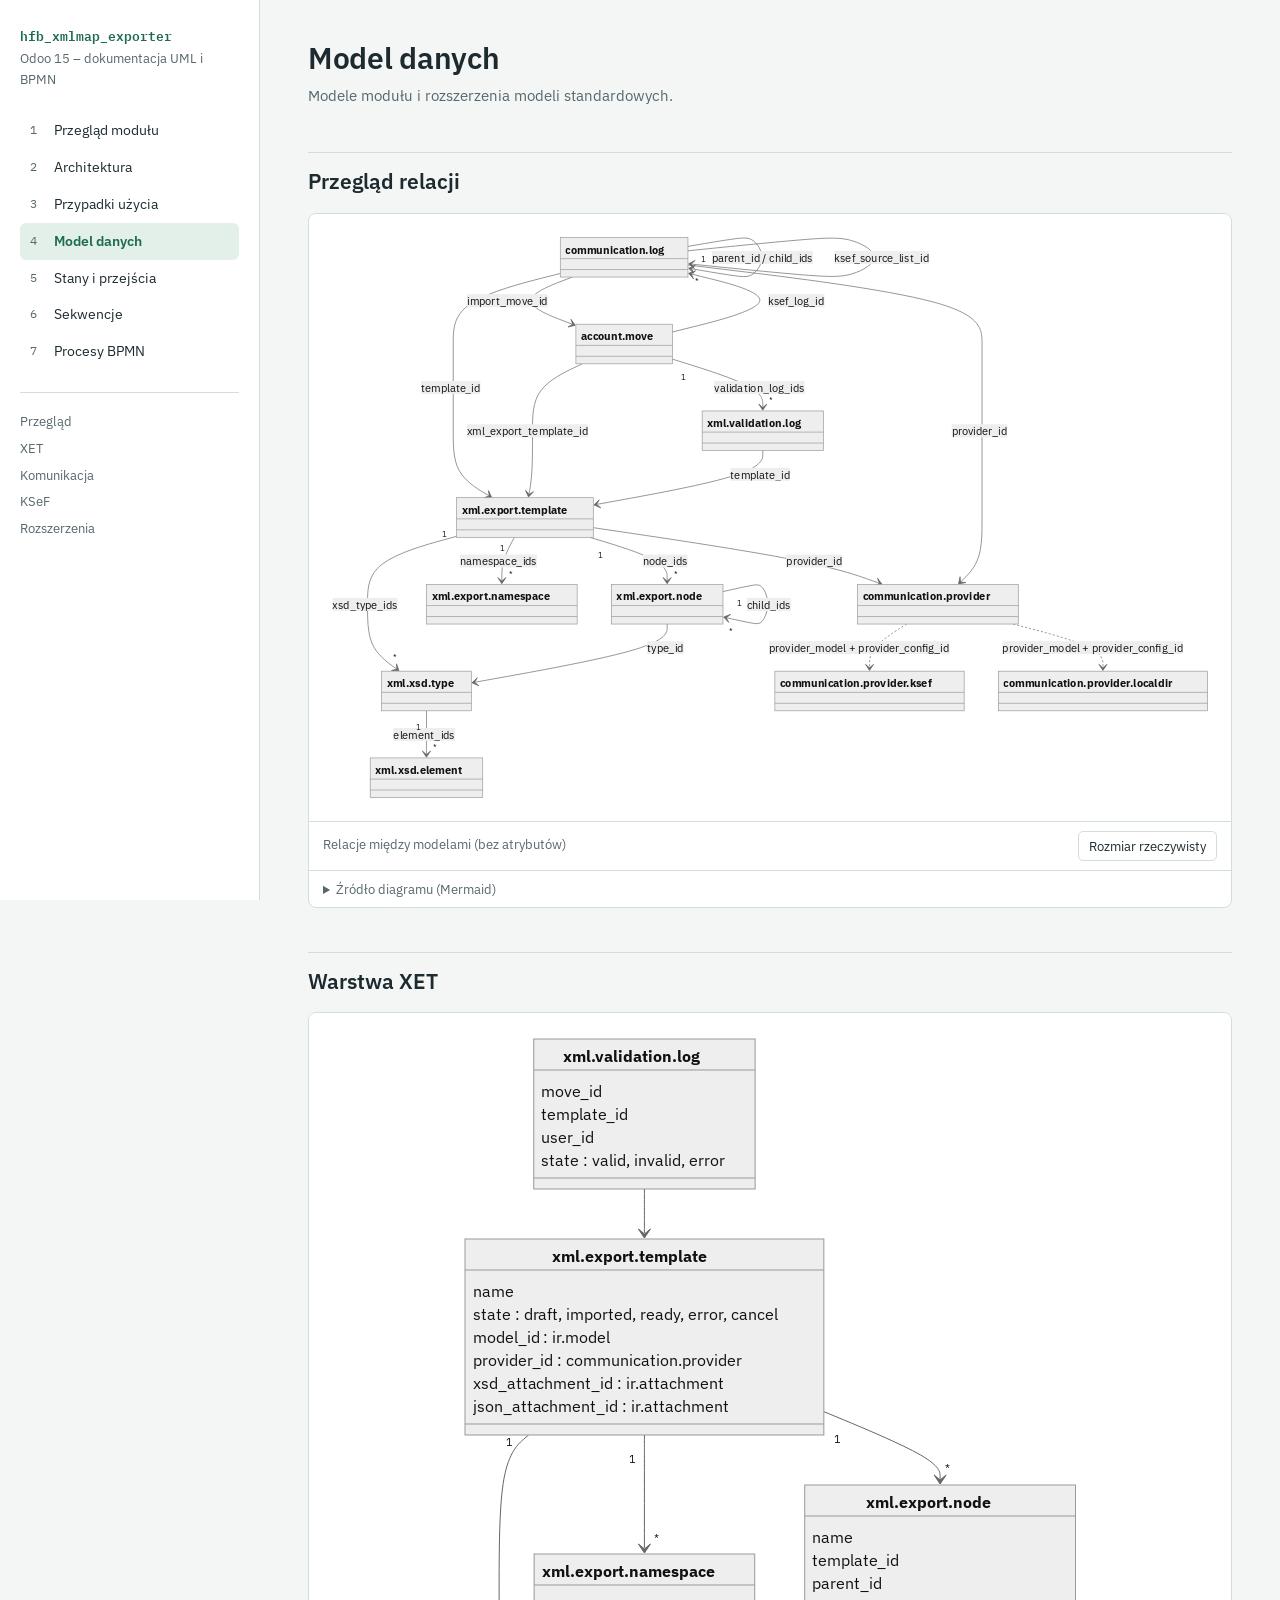
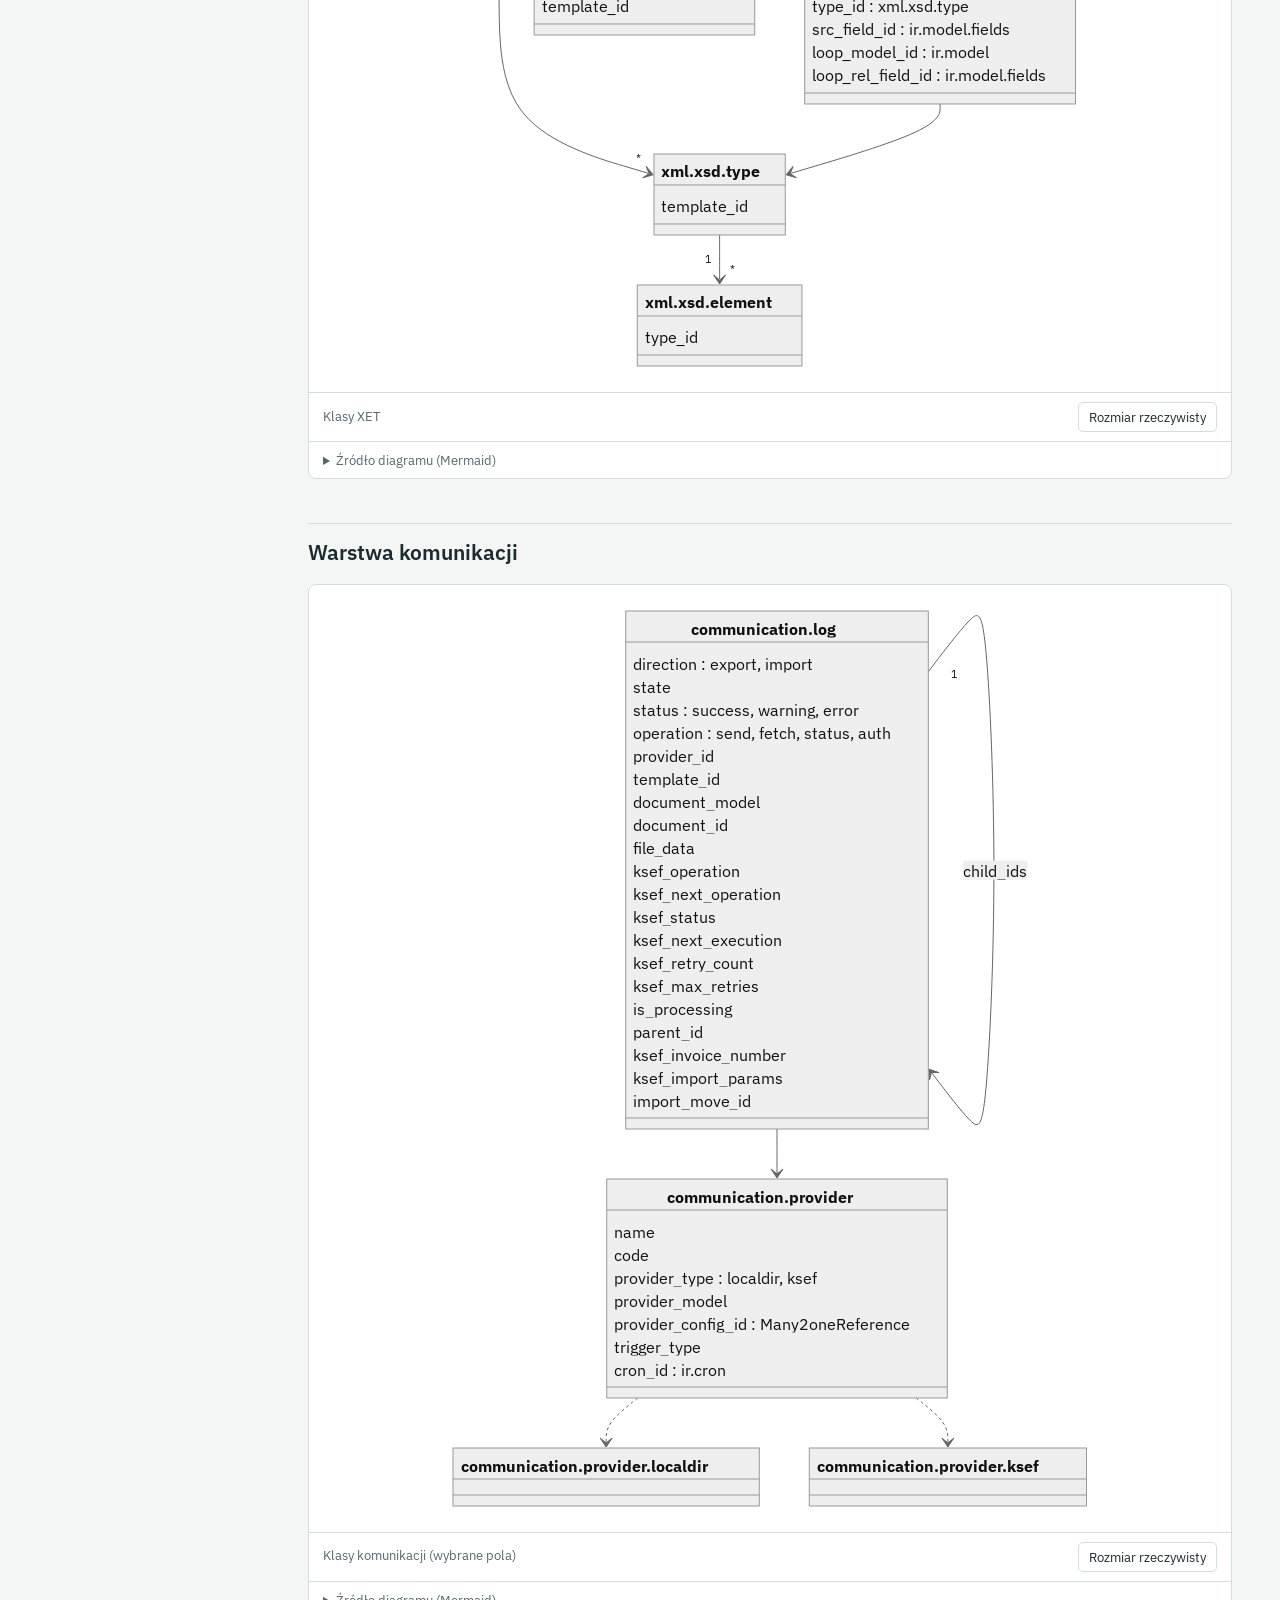
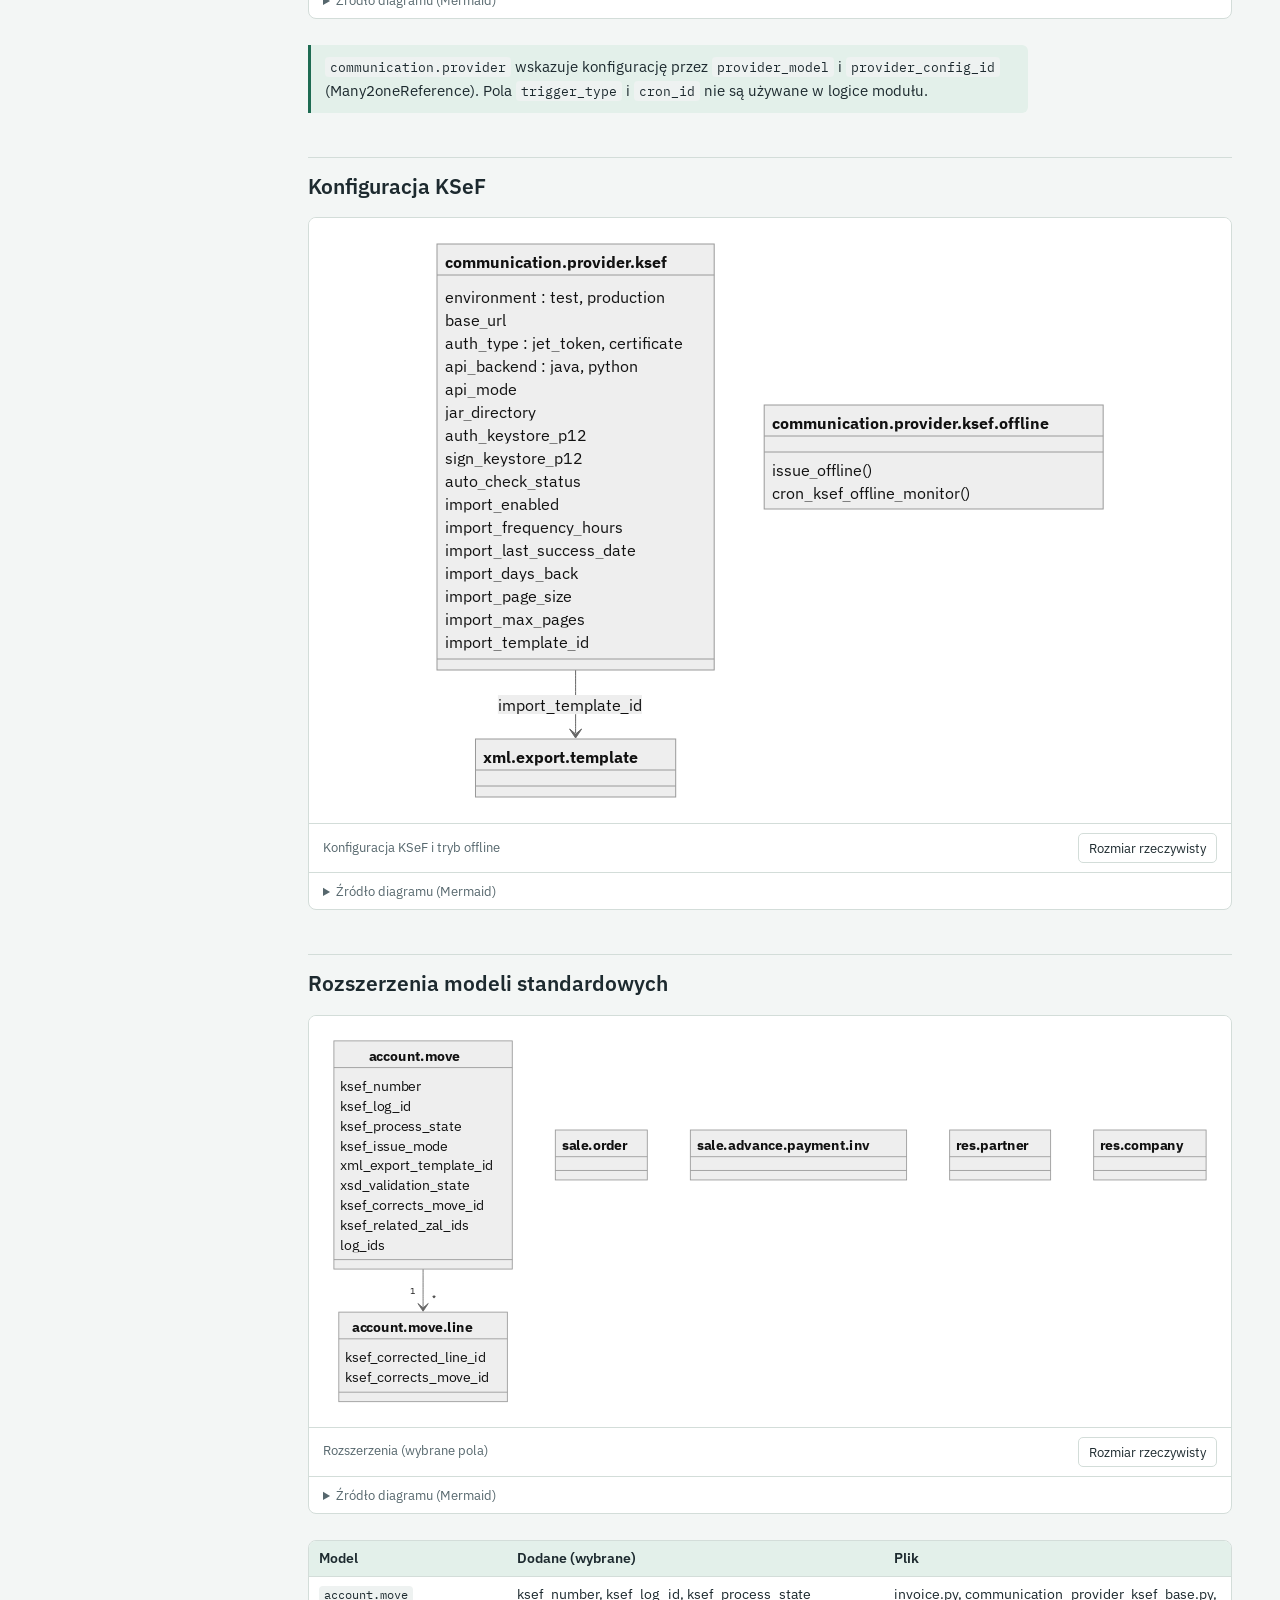
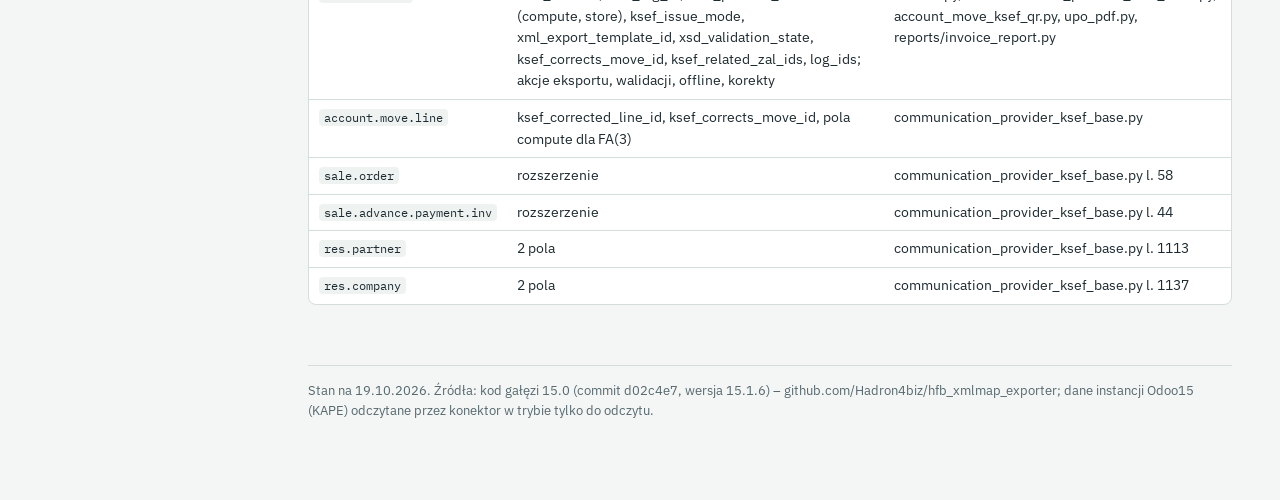
<file: hfb_xmlmap_exporter/static/description/doc/model_danych.html>
<!DOCTYPE html>
<html lang="pl"><head><meta charset="utf-8">
<meta name="viewport" content="width=device-width, initial-scale=1">
<title>Model danych – hfb_xmlmap_exporter</title>
<link rel="preconnect" href="https://fonts.googleapis.com"><link rel="preconnect" href="https://fonts.gstatic.com" crossorigin>
<link href="https://fonts.googleapis.com/css2?family=IBM+Plex+Mono:wght@400;600&family=IBM+Plex+Sans:wght@400;600&display=swap" rel="stylesheet">
<style>
:root{
  --bg:#f3f6f5; --surface:#ffffff; --ink:#1d2a2f; --muted:#56676d; --line:#d3ddd9;
  --accent:#1e6b52; --accent-soft:#e3f0ea; --link:#245b8f; --warn:#8a5a12; --warn-soft:#fbf1df;
  --code:#eef2f1; --diagram:#ffffff; color-scheme:light;
}
@media (prefers-color-scheme: dark){
  :root:not([data-theme="light"]){
    --bg:#11191c; --surface:#172126; --ink:#e2ebe8; --muted:#9db0aa; --line:#2b3a3f;
    --accent:#62c49c; --accent-soft:#1c3129; --link:#8fbbe8; --warn:#e2b25e; --warn-soft:#2e2717;
    --code:#1f2b30; --diagram:#f7f9f8; color-scheme:dark;
  }
}
:root[data-theme="dark"]{
  --bg:#11191c; --surface:#172126; --ink:#e2ebe8; --muted:#9db0aa; --line:#2b3a3f;
  --accent:#62c49c; --accent-soft:#1c3129; --link:#8fbbe8; --warn:#e2b25e; --warn-soft:#2e2717;
  --code:#1f2b30; --diagram:#f7f9f8; color-scheme:dark;
}
*{box-sizing:border-box}
html{scroll-padding-top:16px}
body{margin:0;background:var(--bg);color:var(--ink);
  font:15px/1.6 "IBM Plex Sans","Segoe UI",system-ui,-apple-system,sans-serif}
a{color:var(--link)}
.layout{display:grid;grid-template-columns:260px minmax(0,1fr);min-height:100vh}
nav.side{position:sticky;top:0;height:100vh;overflow:auto;padding:28px 20px;border-right:1px solid var(--line);background:var(--surface)}
nav.side .mod{font:600 13px/1.3 "IBM Plex Mono",ui-monospace,monospace;color:var(--accent);word-break:break-all}
nav.side .sub{font-size:13px;color:var(--muted);margin:4px 0 22px}
nav.side ol{list-style:none;margin:0;padding:0;counter-reset:p}
nav.side li{counter-increment:p}
nav.side li a{display:flex;gap:10px;padding:7px 10px;border-radius:6px;text-decoration:none;color:var(--ink);font-size:14px}
nav.side li a::before{content:counter(p);color:var(--muted);font:12px/1.9 "IBM Plex Mono",monospace;min-width:14px}
nav.side li a:hover{background:var(--accent-soft)}
nav.side li a[aria-current="page"]{background:var(--accent-soft);color:var(--accent);font-weight:600}
nav.side .toc{margin-top:22px;padding-top:16px;border-top:1px solid var(--line);font-size:13px}
nav.side .toc a{display:block;padding:3px 0;color:var(--muted);text-decoration:none}
nav.side .toc a:hover{color:var(--ink)}
main{padding:40px 48px 80px;max-width:1280px}
header.page h1{font-size:30px;line-height:1.2;margin:0 0 8px;font-weight:600;letter-spacing:-.01em}
header.page p.lead{margin:0 0 28px;color:var(--muted);max-width:75ch}
h2{font-size:21px;margin:44px 0 10px;padding-top:12px;border-top:1px solid var(--line);font-weight:600}
h3{font-size:16px;margin:28px 0 8px;font-weight:600}
p,ul,ol{max-width:80ch}
code,.mono{font-family:"IBM Plex Mono",ui-monospace,SFMono-Regular,Menlo,monospace;font-size:.88em}
code{background:var(--code);padding:1px 5px;border-radius:4px}
.tablewrap{overflow-x:auto;margin:12px 0 18px;border:1px solid var(--line);border-radius:8px;background:var(--surface)}
table{border-collapse:collapse;width:100%;font-size:13.5px}
th,td{text-align:left;vertical-align:top;padding:7px 10px;border-bottom:1px solid var(--line)}
th{background:var(--accent-soft);font-weight:600;white-space:nowrap}
tr:last-child td{border-bottom:none}
td.num,th.num{text-align:right;font-variant-numeric:tabular-nums}
figure.dia{margin:14px 0 26px;border:1px solid var(--line);border-radius:8px;background:var(--surface);overflow:hidden}
figure.dia .canvas{background:var(--diagram);overflow:auto;padding:18px;line-height:normal;font-size:16px;color:#1d2a2f}
figure.dia .canvas svg{display:block;margin:0 auto;height:auto;max-width:100%}
figure.dia.zoom .canvas svg{max-width:none}
figure.dia figcaption{display:flex;justify-content:space-between;align-items:center;gap:12px;padding:9px 14px;border-top:1px solid var(--line);font-size:13px;color:var(--muted)}
figure.dia button{font:inherit;font-size:12.5px;padding:4px 10px;border:1px solid var(--line);border-radius:5px;background:var(--surface);color:var(--ink);cursor:pointer}
figure.dia button:focus-visible,nav a:focus-visible,summary:focus-visible{outline:2px solid var(--accent);outline-offset:2px}
details.src{margin:0;border-top:1px solid var(--line)}
details.src summary{cursor:pointer;padding:8px 14px;font-size:12.5px;color:var(--muted)}
details.src pre{margin:0;padding:12px 14px;background:var(--code);overflow:auto;font-size:12px;line-height:1.45}
.note{border-left:3px solid var(--accent);background:var(--accent-soft);padding:10px 14px;border-radius:0 6px 6px 0;margin:14px 0;max-width:80ch}
.note.warn{border-color:var(--warn);background:var(--warn-soft)}
.kv{display:grid;grid-template-columns:max-content 1fr;gap:4px 18px;font-size:14px;max-width:80ch}
.kv dt{color:var(--muted)}
.kv dd{margin:0}
footer{margin-top:60px;color:var(--muted);font-size:12.5px;border-top:1px solid var(--line);padding-top:14px}
@media (max-width:900px){
  .layout{grid-template-columns:1fr}
  nav.side{position:static;height:auto;border-right:none;border-bottom:1px solid var(--line)}
  main{padding:28px 18px 60px}
}
@media print{nav.side{display:none}.layout{display:block}figure.dia{break-inside:avoid}}
</style></head>
<body><div class="layout">
<nav class="side" aria-label="Dokumentacja">
<div class="mod">hfb_xmlmap_exporter</div><div class="sub">Odoo 15 – dokumentacja UML i BPMN</div>
<ol><li><a href="index.html">Przegląd modułu</a></li><li><a href="architektura.html">Architektura</a></li><li><a href="przypadki_uzycia.html">Przypadki użycia</a></li><li><a href="model_danych.html" aria-current="page">Model danych</a></li><li><a href="stany.html">Stany i przejścia</a></li><li><a href="sekwencje.html">Sekwencje</a></li><li><a href="procesy_bpmn.html">Procesy BPMN</a></li></ol><div class="toc"><a href="#przeglad">Przegląd</a><a href="#xet">XET</a><a href="#kom">Komunikacja</a><a href="#ksef">KSeF</a><a href="#rozszerzenia">Rozszerzenia</a></div>
</nav>
<main>
<header class="page"><h1>Model danych</h1><p class="lead">Modele modułu i rozszerzenia modeli standardowych.</p></header>
<h2 id="przeglad">Przegląd relacji</h2><figure class="dia" id="dia-model_przeglad"><div class="canvas"><svg aria-roledescription="classDiagram" role="graphics-document document" viewBox="0 0 1297.17578125 836" height="836" xmlns="http://www.w3.org/2000/svg" width="1297.17578125" id="m_model_przeglad"><style>#m_model_przeglad{font-family:"IBM Plex Sans","Segoe UI",system-ui,sans-serif;font-size:16px;fill:#000000;}#m_model_przeglad .error-icon{fill:#552222;}#m_model_przeglad .error-text{fill:#552222;stroke:#552222;}#m_model_przeglad .edge-thickness-normal{stroke-width:2px;}#m_model_przeglad .edge-thickness-thick{stroke-width:3.5px;}#m_model_przeglad .edge-pattern-solid{stroke-dasharray:0;}#m_model_przeglad .edge-pattern-dashed{stroke-dasharray:3;}#m_model_przeglad .edge-pattern-dotted{stroke-dasharray:2;}#m_model_przeglad .marker{fill:#666;stroke:#666;}#m_model_przeglad .marker.cross{stroke:#666;}#m_model_przeglad svg{font-family:"IBM Plex Sans","Segoe UI",system-ui,sans-serif;font-size:16px;}#m_model_przeglad g.classGroup text{fill:#999;stroke:none;font-family:"IBM Plex Sans","Segoe UI",system-ui,sans-serif;font-size:10px;}#m_model_przeglad g.classGroup text .title{font-weight:bolder;}#m_model_przeglad .nodeLabel,#m_model_przeglad .edgeLabel{color:#111111;}#m_model_przeglad .edgeLabel .label rect{fill:#eee;}#m_model_przeglad .label text{fill:#111111;}#m_model_przeglad .edgeLabel .label span{background:#eee;}#m_model_przeglad .classTitle{font-weight:bolder;}#m_model_przeglad .node rect,#m_model_przeglad .node circle,#m_model_przeglad .node ellipse,#m_model_przeglad .node polygon,#m_model_przeglad .node path{fill:#eee;stroke:#999;stroke-width:1px;}#m_model_przeglad .divider{stroke:#999;stroke-width:1;}#m_model_przeglad g.clickable{cursor:pointer;}#m_model_przeglad g.classGroup rect{fill:#eee;stroke:#999;}#m_model_przeglad g.classGroup line{stroke:#999;stroke-width:1;}#m_model_przeglad .classLabel .box{stroke:none;stroke-width:0;fill:#eee;opacity:0.5;}#m_model_przeglad .classLabel .label{fill:#999;font-size:10px;}#m_model_przeglad .relation{stroke:#666;stroke-width:1;fill:none;}#m_model_przeglad .dashed-line{stroke-dasharray:3;}#m_model_przeglad .dotted-line{stroke-dasharray:1 2;}#m_model_przeglad #compositionStart,#m_model_przeglad .composition{fill:#666!important;stroke:#666!important;stroke-width:1;}#m_model_przeglad #compositionEnd,#m_model_przeglad .composition{fill:#666!important;stroke:#666!important;stroke-width:1;}#m_model_przeglad #dependencyStart,#m_model_przeglad .dependency{fill:#666!important;stroke:#666!important;stroke-width:1;}#m_model_przeglad #dependencyStart,#m_model_przeglad .dependency{fill:#666!important;stroke:#666!important;stroke-width:1;}#m_model_przeglad #extensionStart,#m_model_przeglad .extension{fill:transparent!important;stroke:#666!important;stroke-width:1;}#m_model_przeglad #extensionEnd,#m_model_przeglad .extension{fill:transparent!important;stroke:#666!important;stroke-width:1;}#m_model_przeglad #aggregationStart,#m_model_przeglad .aggregation{fill:transparent!important;stroke:#666!important;stroke-width:1;}#m_model_przeglad #aggregationEnd,#m_model_przeglad .aggregation{fill:transparent!important;stroke:#666!important;stroke-width:1;}#m_model_przeglad #lollipopStart,#m_model_przeglad .lollipop{fill:#eee!important;stroke:#666!important;stroke-width:1;}#m_model_przeglad #lollipopEnd,#m_model_przeglad .lollipop{fill:#eee!important;stroke:#666!important;stroke-width:1;}#m_model_przeglad .edgeTerminals{font-size:11px;line-height:initial;}#m_model_przeglad .classTitleText{text-anchor:middle;font-size:18px;fill:#000000;}#m_model_przeglad :root{--mermaid-font-family:"IBM Plex Sans","Segoe UI",system-ui,sans-serif;}</style><g><defs><marker orient="auto" markerHeight="240" markerWidth="190" refY="7" refX="18" class="marker aggregation classDiagram" id="m_model_przeglad_classDiagram-aggregationStart"><path d="M 18,7 L9,13 L1,7 L9,1 Z"></path></marker></defs><defs><marker orient="auto" markerHeight="28" markerWidth="20" refY="7" refX="1" class="marker aggregation classDiagram" id="m_model_przeglad_classDiagram-aggregationEnd"><path d="M 18,7 L9,13 L1,7 L9,1 Z"></path></marker></defs><defs><marker orient="auto" markerHeight="240" markerWidth="190" refY="7" refX="18" class="marker extension classDiagram" id="m_model_przeglad_classDiagram-extensionStart"><path d="M 1,7 L18,13 V 1 Z"></path></marker></defs><defs><marker orient="auto" markerHeight="28" markerWidth="20" refY="7" refX="1" class="marker extension classDiagram" id="m_model_przeglad_classDiagram-extensionEnd"><path d="M 1,1 V 13 L18,7 Z"></path></marker></defs><defs><marker orient="auto" markerHeight="240" markerWidth="190" refY="7" refX="18" class="marker composition classDiagram" id="m_model_przeglad_classDiagram-compositionStart"><path d="M 18,7 L9,13 L1,7 L9,1 Z"></path></marker></defs><defs><marker orient="auto" markerHeight="28" markerWidth="20" refY="7" refX="1" class="marker composition classDiagram" id="m_model_przeglad_classDiagram-compositionEnd"><path d="M 18,7 L9,13 L1,7 L9,1 Z"></path></marker></defs><defs><marker orient="auto" markerHeight="240" markerWidth="190" refY="7" refX="6" class="marker dependency classDiagram" id="m_model_przeglad_classDiagram-dependencyStart"><path d="M 5,7 L9,13 L1,7 L9,1 Z"></path></marker></defs><defs><marker orient="auto" markerHeight="28" markerWidth="20" refY="7" refX="13" class="marker dependency classDiagram" id="m_model_przeglad_classDiagram-dependencyEnd"><path d="M 18,7 L9,13 L14,7 L9,1 Z"></path></marker></defs><defs><marker orient="auto" markerHeight="240" markerWidth="190" refY="7" refX="13" class="marker lollipop classDiagram" id="m_model_przeglad_classDiagram-lollipopStart"><circle r="6" cy="7" cx="7" fill="transparent" stroke="black"></circle></marker></defs><defs><marker orient="auto" markerHeight="240" markerWidth="190" refY="7" refX="1" class="marker lollipop classDiagram" id="m_model_przeglad_classDiagram-lollipopEnd"><circle r="6" cy="7" cx="7" fill="transparent" stroke="black"></circle></marker></defs><g class="root"><g class="clusters"></g><g class="edgePaths"><path marker-end="url(#m_model_przeglad_classDiagram-dependencyEnd)" style="fill:none" class="edge-pattern-solid relation" id="id_TPL_NODE_1" d="M384.865,447L403.72,452.75C422.574,458.5,460.283,470,479.138,480.5C497.992,491,497.992,500.5,497.992,505.25L497.992,510"></path><path marker-end="url(#m_model_przeglad_classDiagram-dependencyEnd)" style="fill:none" class="edge-pattern-solid relation" id="id_NODE_NODE_2" d="M579.734,526.487L587.452,524.74C595.17,522.992,610.606,519.496,620.253,517.748C629.901,516,633.76,516,637.618,520.833C641.477,525.667,645.336,535.333,645.336,545C645.336,554.667,641.477,564.333,637.618,569.167C633.76,574,629.901,574,621.229,572.473C612.557,570.946,599.071,567.892,592.329,566.365L585.586,564.838"></path><path marker-end="url(#m_model_przeglad_classDiagram-dependencyEnd)" style="fill:none" class="edge-pattern-solid relation" id="id_TPL_NSP_3" d="M274.324,447L271.261,452.75C268.198,458.5,262.072,470,259.008,480.5C255.945,491,255.945,500.5,255.945,505.25L255.945,510"></path><path marker-end="url(#m_model_przeglad_classDiagram-dependencyEnd)" style="fill:none" class="edge-pattern-solid relation" id="id_TPL_TYP_4" d="M189.672,445.582L167.947,451.569C146.221,457.555,102.771,469.527,81.046,486.097C59.32,502.667,59.32,523.833,59.32,545C59.32,566.167,59.32,587.333,66.33,603.074C73.34,618.815,87.36,629.13,94.37,634.287L101.379,639.444"></path><path marker-end="url(#m_model_przeglad_classDiagram-dependencyEnd)" style="fill:none" class="edge-pattern-solid relation" id="id_TYP_ELM_5" d="M145.629,701L145.629,706.75C145.629,712.5,145.629,724,145.629,734.5C145.629,745,145.629,754.5,145.629,759.25L145.629,764"></path><path marker-end="url(#m_model_przeglad_classDiagram-dependencyEnd)" style="fill:none" class="edge-pattern-solid relation" id="id_NODE_TYP_6" d="M497.992,574L497.992,579.75C497.992,585.5,497.992,597,451.192,611.184C404.391,625.368,310.791,642.236,263.99,650.67L217.19,659.104"></path><path marker-end="url(#m_model_przeglad_classDiagram-dependencyEnd)" style="fill:none" class="edge-pattern-solid relation" id="id_TPL_PRV_7" d="M389.875,432.871L444.431,440.976C498.987,449.081,608.099,465.29,677.758,478.808C747.417,492.325,777.624,503.151,792.727,508.563L807.83,513.976"></path><path marker-end="url(#m_model_przeglad_classDiagram-dependencyEnd)" style="fill:none" class="edge-pattern-dashed relation" id="id_PRV_CFG_8" d="M848.685,574L839.621,579.75C830.557,585.5,812.429,597,803.365,607.5C794.301,618,794.301,627.5,794.301,632.25L794.301,637"></path><path marker-end="url(#m_model_przeglad_classDiagram-dependencyEnd)" style="fill:none" class="edge-pattern-dashed relation" id="id_PRV_LDC_9" d="M1004.752,574L1026.633,579.75C1048.513,585.5,1092.274,597,1114.155,607.5C1136.035,618,1136.035,627.5,1136.035,632.25L1136.035,637"></path><path marker-end="url(#m_model_przeglad_classDiagram-dependencyEnd)" style="fill:none" class="edge-pattern-solid relation" id="id_LOG_PRV_10" d="M528.453,48.323L600.216,57.02C671.979,65.716,815.505,83.108,887.268,102.387C959.031,121.667,959.031,142.833,959.031,164C959.031,185.167,959.031,206.333,959.031,227.5C959.031,248.667,959.031,269.833,959.031,291C959.031,312.167,959.031,333.333,959.031,354.5C959.031,375.667,959.031,396.833,959.031,418C959.031,439.167,959.031,460.333,953.892,475.966C948.753,491.598,938.474,501.697,933.335,506.746L928.196,511.795"></path><path marker-end="url(#m_model_przeglad_classDiagram-dependencyEnd)" style="fill:none" class="edge-pattern-solid relation" id="id_LOG_TPL_11" d="M341.563,60.715L315.435,67.346C289.307,73.977,237.052,87.238,210.924,104.453C184.797,121.667,184.797,142.833,184.797,164C184.797,185.167,184.797,206.333,184.797,227.5C184.797,248.667,184.797,269.833,184.797,291C184.797,312.167,184.797,333.333,193.447,349.149C202.097,364.965,219.397,375.43,228.047,380.662L236.698,385.895"></path><path marker-end="url(#m_model_przeglad_classDiagram-dependencyEnd)" style="fill:none" class="edge-pattern-solid relation" id="id_LOG_LOG_12" d="M528.453,21.055L541.205,18.879C553.957,16.703,579.46,12.352,595.4,10.176C611.339,8,617.715,8,624.091,12.833C630.467,17.667,636.843,27.333,636.843,37C636.843,46.667,630.467,56.333,624.091,61.167C617.715,66,611.339,66,596.385,63.992C581.432,61.985,557.9,57.969,546.134,55.962L534.368,53.954"></path><path marker-end="url(#m_model_przeglad_classDiagram-dependencyEnd)" style="fill:none" class="edge-pattern-solid relation" id="id_LOG_LOG_13" d="M528.453,27.522L560.53,24.268C592.606,21.014,656.759,14.507,696.854,11.254C736.95,8,752.988,8,769.026,12.833C785.064,17.667,801.102,27.333,801.102,37C801.102,46.667,785.064,56.333,769.026,61.167C752.988,66,736.95,66,697.849,62.847C658.748,59.695,596.585,53.389,565.504,50.237L534.422,47.084"></path><path marker-end="url(#m_model_przeglad_classDiagram-dependencyEnd)" style="fill:none" class="edge-pattern-solid relation" id="id_LOG_MOVE_14" d="M359.129,66L344.084,71.75C329.039,77.5,298.949,89,298.893,100.479C298.838,111.957,328.816,123.415,343.805,129.143L358.794,134.872"></path><path marker-end="url(#m_model_przeglad_classDiagram-dependencyEnd)" style="fill:none" class="edge-pattern-solid relation" id="id_MOVE_LOG_15" d="M505.617,146.43L536.381,138.775C567.145,131.12,628.672,115.81,633.448,101.689C638.225,87.567,586.25,74.634,560.263,68.168L534.276,61.701"></path><path marker-end="url(#m_model_przeglad_classDiagram-dependencyEnd)" style="fill:none" class="edge-pattern-solid relation" id="id_MOVE_TPL_16" d="M373.75,193L361.604,198.75C349.459,204.5,325.167,216,313.021,232.333C300.875,248.667,300.875,269.833,300.875,291C300.875,312.167,300.875,333.333,300.042,348.682C299.209,364.03,297.543,373.56,296.71,378.325L295.877,383.09"></path><path marker-end="url(#m_model_przeglad_classDiagram-dependencyEnd)" style="fill:none" class="edge-pattern-solid relation" id="id_MOVE_VAL_17" d="M505.617,186.086L527.684,192.988C549.751,199.891,593.885,213.695,615.952,225.348C638.02,237,638.02,246.5,638.02,251.25L638.02,256"></path><path marker-end="url(#m_model_przeglad_classDiagram-dependencyEnd)" style="fill:none" class="edge-pattern-solid relation" id="id_VAL_TPL_18" d="M638.02,320L638.02,325.75C638.02,331.5,638.02,343,597.646,356.112C557.272,369.224,476.525,383.947,436.151,391.309L395.778,398.671"></path></g><g class="edgeLabels"><g transform="translate(497.9921875, 481.5)" class="edgeLabel"><g transform="translate(-35.4375, -9.5)" class="label"><foreignObject height="19" width="70.875"><div style="display: inline-block; white-space: nowrap;" xmlns="http://www.w3.org/1999/xhtml"><span class="edgeLabel"><span class="edgeLabel">node_ids</span></span></div></foreignObject></g></g><g transform="translate(397.22879772094296, 466.4524531177718)" class="edgeTerminals"><g transform="translate(0, 0)" class="inner"><foreignObject style="width: 9px; height: 12px;"><div style="display: inline-block; white-space: nowrap;" xmlns="http://www.w3.org/1999/xhtml"><span class="edgeLabel">1</span></div></foreignObject></g></g><g transform="translate(507.75162978912465, 493.4700320471285)" class="edgeTerminals"><g transform="translate(0, 0)" class="inner"></g><foreignObject style="width: 9px; height: 12px;"><div style="display: inline-block; white-space: nowrap;" xmlns="http://www.w3.org/1999/xhtml"><span class="edgeLabel">*</span></div></foreignObject></g><g transform="translate(649.1953125, 545)" class="edgeLabel"><g transform="translate(-34.4609375, -9.5)" class="label"><foreignObject height="19" width="68.921875"><div style="display: inline-block; white-space: nowrap;" xmlns="http://www.w3.org/1999/xhtml"><span class="edgeLabel"><span class="edgeLabel">child_ids</span></span></div></foreignObject></g></g><g transform="translate(600.1153554324791, 537.2515317157934)" class="edgeTerminals"><g transform="translate(0, 0)" class="inner"><foreignObject style="width: 9px; height: 12px;"><div style="display: inline-block; white-space: nowrap;" xmlns="http://www.w3.org/1999/xhtml"><span class="edgeLabel">1</span></div></foreignObject></g></g><g transform="translate(588.4889195675211, 577.0074899310014)" class="edgeTerminals"><g transform="translate(0, 0)" class="inner"></g><foreignObject style="width: 9px; height: 12px;"><div style="display: inline-block; white-space: nowrap;" xmlns="http://www.w3.org/1999/xhtml"><span class="edgeLabel">*</span></div></foreignObject></g><g transform="translate(255.9453125, 481.5)" class="edgeLabel"><g transform="translate(-61.625, -9.5)" class="label"><foreignObject height="19" width="123.25"><div style="display: inline-block; white-space: nowrap;" xmlns="http://www.w3.org/1999/xhtml"><span class="edgeLabel"><span class="edgeLabel">namespace_ids</span></span></div></foreignObject></g></g><g transform="translate(252.85774816431316, 455.39249625608426)" class="edgeTerminals"><g transform="translate(0, 0)" class="inner"><foreignObject style="width: 9px; height: 12px;"><div style="display: inline-block; white-space: nowrap;" xmlns="http://www.w3.org/1999/xhtml"><span class="edgeLabel">1</span></div></foreignObject></g></g><g transform="translate(266.06251675942246, 493.6302737894897)" class="edgeTerminals"><g transform="translate(0, 0)" class="inner"></g><foreignObject style="width: 9px; height: 12px;"><div style="display: inline-block; white-space: nowrap;" xmlns="http://www.w3.org/1999/xhtml"><span class="edgeLabel">*</span></div></foreignObject></g><g transform="translate(59.3203125, 545)" class="edgeLabel"><g transform="translate(-51.3203125, -9.5)" class="label"><foreignObject height="19" width="102.640625"><div style="display: inline-block; white-space: nowrap;" xmlns="http://www.w3.org/1999/xhtml"><span class="edgeLabel"><span class="edgeLabel">xsd_type_ids</span></span></div></foreignObject></g></g><g transform="translate(168.8159660302956, 435.77010021757513)" class="edgeTerminals"><g transform="translate(0, 0)" class="inner"><foreignObject style="width: 9px; height: 12px;"><div style="display: inline-block; white-space: nowrap;" xmlns="http://www.w3.org/1999/xhtml"><span class="edgeLabel">1</span></div></foreignObject></g></g><g transform="translate(96.00572752812252, 615.5469207172861)" class="edgeTerminals"><g transform="translate(0, 0)" class="inner"></g><foreignObject style="width: 9px; height: 12px;"><div style="display: inline-block; white-space: nowrap;" xmlns="http://www.w3.org/1999/xhtml"><span class="edgeLabel">*</span></div></foreignObject></g><g transform="translate(145.62890625, 735.5)" class="edgeLabel"><g transform="translate(-48.4609375, -9.5)" class="label"><foreignObject height="19" width="96.921875"><div style="display: inline-block; white-space: nowrap;" xmlns="http://www.w3.org/1999/xhtml"><span class="edgeLabel"><span class="edgeLabel">element_ids</span></span></div></foreignObject></g></g><g transform="translate(130.6289081250001, 718.5000016071428)" class="edgeTerminals"><g transform="translate(0, 0)" class="inner"><foreignObject style="width: 9px; height: 12px;"><div style="display: inline-block; white-space: nowrap;" xmlns="http://www.w3.org/1999/xhtml"><span class="edgeLabel">1</span></div></foreignObject></g></g><g transform="translate(155.62890812499992, 747.5000016071428)" class="edgeTerminals"><g transform="translate(0, 0)" class="inner"></g><foreignObject style="width: 9px; height: 12px;"><div style="display: inline-block; white-space: nowrap;" xmlns="http://www.w3.org/1999/xhtml"><span class="edgeLabel">*</span></div></foreignObject></g><g transform="translate(497.9921875, 608.5)" class="edgeLabel"><g transform="translate(-29.171875, -9.5)" class="label"><foreignObject height="19" width="58.34375"><div style="display: inline-block; white-space: nowrap;" xmlns="http://www.w3.org/1999/xhtml"><span class="edgeLabel"><span class="edgeLabel">type_id</span></span></div></foreignObject></g></g><g transform="translate(717.2109375, 481.5)" class="edgeLabel"><g transform="translate(-44.6328125, -9.5)" class="label"><foreignObject height="19" width="89.265625"><div style="display: inline-block; white-space: nowrap;" xmlns="http://www.w3.org/1999/xhtml"><span class="edgeLabel"><span class="edgeLabel">provider_id</span></span></div></foreignObject></g></g><g transform="translate(794.30078125, 608.5)" class="edgeLabel"><g transform="translate(-147.1484375, -9.5)" class="label"><foreignObject height="19" width="294.296875"><div style="display: inline-block; white-space: nowrap;" xmlns="http://www.w3.org/1999/xhtml"><span class="edgeLabel"><span class="edgeLabel">provider_model + provider_config_id</span></span></div></foreignObject></g></g><g transform="translate(1136.03515625, 608.5)" class="edgeLabel"><g transform="translate(-147.1484375, -9.5)" class="label"><foreignObject height="19" width="294.296875"><div style="display: inline-block; white-space: nowrap;" xmlns="http://www.w3.org/1999/xhtml"><span class="edgeLabel"><span class="edgeLabel">provider_model + provider_config_id</span></span></div></foreignObject></g></g><g transform="translate(959.03125, 291)" class="edgeLabel"><g transform="translate(-44.6328125, -9.5)" class="label"><foreignObject height="19" width="89.265625"><div style="display: inline-block; white-space: nowrap;" xmlns="http://www.w3.org/1999/xhtml"><span class="edgeLabel"><span class="edgeLabel">provider_id</span></span></div></foreignObject></g></g><g transform="translate(184.796875, 227.5)" class="edgeLabel"><g transform="translate(-47.4140625, -9.5)" class="label"><foreignObject height="19" width="94.828125"><div style="display: inline-block; white-space: nowrap;" xmlns="http://www.w3.org/1999/xhtml"><span class="edgeLabel"><span class="edgeLabel">template_id</span></span></div></foreignObject></g></g><g transform="translate(643.21875, 37)" class="edgeLabel"><g transform="translate(-79.765625, -9.5)" class="label"><foreignObject height="19" width="159.53125"><div style="display: inline-block; white-space: nowrap;" xmlns="http://www.w3.org/1999/xhtml"><span class="edgeLabel"><span class="edgeLabel">parent_id / child_ids</span></span></div></foreignObject></g></g><g transform="translate(548.2268215686686, 32.8979376152259)" class="edgeTerminals"><g transform="translate(0, 0)" class="inner"><foreignObject style="width: 9px; height: 12px;"><div style="display: inline-block; white-space: nowrap;" xmlns="http://www.w3.org/1999/xhtml"><span class="edgeLabel">1</span></div></foreignObject></g></g><g transform="translate(538.1807734313315, 65.67464086883054)" class="edgeTerminals"><g transform="translate(0, 0)" class="inner"></g><foreignObject style="width: 9px; height: 12px;"><div style="display: inline-block; white-space: nowrap;" xmlns="http://www.w3.org/1999/xhtml"><span class="edgeLabel">*</span></div></foreignObject></g><g transform="translate(817.140625, 37)" class="edgeLabel"><g transform="translate(-74.15625, -9.5)" class="label"><foreignObject height="19" width="148.3125"><div style="display: inline-block; white-space: nowrap;" xmlns="http://www.w3.org/1999/xhtml"><span class="edgeLabel"><span class="edgeLabel">ksef_source_list_id</span></span></div></foreignObject></g></g><g transform="translate(268.859375, 100.5)" class="edgeLabel"><g transform="translate(-64.0625, -9.5)" class="label"><foreignObject height="19" width="128.125"><div style="display: inline-block; white-space: nowrap;" xmlns="http://www.w3.org/1999/xhtml"><span class="edgeLabel"><span class="edgeLabel">import_move_id</span></span></div></foreignObject></g></g><g transform="translate(690.19921875, 100.5)" class="edgeLabel"><g transform="translate(-44.0390625, -9.5)" class="label"><foreignObject height="19" width="88.078125"><div style="display: inline-block; white-space: nowrap;" xmlns="http://www.w3.org/1999/xhtml"><span class="edgeLabel"><span class="edgeLabel">ksef_log_id</span></span></div></foreignObject></g></g><g transform="translate(300.875, 291)" class="edgeLabel"><g transform="translate(-96.078125, -9.5)" class="label"><foreignObject height="19" width="192.15625"><div style="display: inline-block; white-space: nowrap;" xmlns="http://www.w3.org/1999/xhtml"><span class="edgeLabel"><span class="edgeLabel">xml_export_template_id</span></span></div></foreignObject></g></g><g transform="translate(638.01953125, 227.5)" class="edgeLabel"><g transform="translate(-71.0546875, -9.5)" class="label"><foreignObject height="19" width="142.109375"><div style="display: inline-block; white-space: nowrap;" xmlns="http://www.w3.org/1999/xhtml"><span class="edgeLabel"><span class="edgeLabel">validation_log_ids</span></span></div></foreignObject></g></g><g transform="translate(517.841303488083, 205.62613478677636)" class="edgeTerminals"><g transform="translate(0, 0)" class="inner"><foreignObject style="width: 9px; height: 12px;"><div style="display: inline-block; white-space: nowrap;" xmlns="http://www.w3.org/1999/xhtml"><span class="edgeLabel">1</span></div></foreignObject></g></g><g transform="translate(647.7795082480546, 239.46880454983037)" class="edgeTerminals"><g transform="translate(0, 0)" class="inner"></g><foreignObject style="width: 9px; height: 12px;"><div style="display: inline-block; white-space: nowrap;" xmlns="http://www.w3.org/1999/xhtml"><span class="edgeLabel">*</span></div></foreignObject></g><g transform="translate(638.01953125, 354.5)" class="edgeLabel"><g transform="translate(-47.4140625, -9.5)" class="label"><foreignObject height="19" width="94.828125"><div style="display: inline-block; white-space: nowrap;" xmlns="http://www.w3.org/1999/xhtml"><span class="edgeLabel"><span class="edgeLabel">template_id</span></span></div></foreignObject></g></g></g><g class="nodes"><g transform="translate(289.7734375, 418)" data-id="TPL" data-node="true" id="classId-TPL-0" class="node default"><rect height="58" width="200.203125" y="-29" x="-100.1015625" class="outer title-state" style=""></rect><line y2="2" y1="2" x2="100.1015625" x1="-100.1015625" class="divider"></line><line y2="18" y1="18" x2="100.1015625" x1="-100.1015625" class="divider"></line><g class="label"><foreignObject height="0" width="0"><div style="display: inline-block; white-space: nowrap;" xmlns="http://www.w3.org/1999/xhtml"><span class="nodeLabel"></span></div></foreignObject><foreignObject transform="translate( -92.6015625, -21.5)" height="19" width="185.203125" class="classTitle"><div style="display: inline-block; white-space: nowrap;" xmlns="http://www.w3.org/1999/xhtml"><span class="nodeLabel">xml.export.template</span></div></foreignObject></g></g><g transform="translate(497.9921875, 545)" data-id="NODE" data-node="true" id="classId-NODE-1" class="node default"><rect height="58" width="163.484375" y="-29" x="-81.7421875" class="outer title-state" style=""></rect><line y2="2" y1="2" x2="81.7421875" x1="-81.7421875" class="divider"></line><line y2="18" y1="18" x2="81.7421875" x1="-81.7421875" class="divider"></line><g class="label"><foreignObject height="0" width="0"><div style="display: inline-block; white-space: nowrap;" xmlns="http://www.w3.org/1999/xhtml"><span class="nodeLabel"></span></div></foreignObject><foreignObject transform="translate( -74.2421875, -21.5)" height="19" width="148.484375" class="classTitle"><div style="display: inline-block; white-space: nowrap;" xmlns="http://www.w3.org/1999/xhtml"><span class="nodeLabel">xml.export.node</span></div></foreignObject></g></g><g transform="translate(255.9453125, 545)" data-id="NSP" data-node="true" id="classId-NSP-2" class="node default"><rect height="58" width="220.609375" y="-29" x="-110.3046875" class="outer title-state" style=""></rect><line y2="2" y1="2" x2="110.3046875" x1="-110.3046875" class="divider"></line><line y2="18" y1="18" x2="110.3046875" x1="-110.3046875" class="divider"></line><g class="label"><foreignObject height="0" width="0"><div style="display: inline-block; white-space: nowrap;" xmlns="http://www.w3.org/1999/xhtml"><span class="nodeLabel"></span></div></foreignObject><foreignObject transform="translate( -102.8046875, -21.5)" height="19" width="205.609375" class="classTitle"><div style="display: inline-block; white-space: nowrap;" xmlns="http://www.w3.org/1999/xhtml"><span class="nodeLabel">xml.export.namespace</span></div></foreignObject></g></g><g transform="translate(145.62890625, 672)" data-id="TYP" data-node="true" id="classId-TYP-3" class="node default"><rect height="58" width="131.3125" y="-29" x="-65.65625" class="outer title-state" style=""></rect><line y2="2" y1="2" x2="65.65625" x1="-65.65625" class="divider"></line><line y2="18" y1="18" x2="65.65625" x1="-65.65625" class="divider"></line><g class="label"><foreignObject height="0" width="0"><div style="display: inline-block; white-space: nowrap;" xmlns="http://www.w3.org/1999/xhtml"><span class="nodeLabel"></span></div></foreignObject><foreignObject transform="translate( -58.15625, -21.5)" height="19" width="116.3125" class="classTitle"><div style="display: inline-block; white-space: nowrap;" xmlns="http://www.w3.org/1999/xhtml"><span class="nodeLabel">xml.xsd.type</span></div></foreignObject></g></g><g transform="translate(145.62890625, 799)" data-id="ELM" data-node="true" id="classId-ELM-4" class="node default"><rect height="58" width="164.6875" y="-29" x="-82.34375" class="outer title-state" style=""></rect><line y2="2" y1="2" x2="82.34375" x1="-82.34375" class="divider"></line><line y2="18" y1="18" x2="82.34375" x1="-82.34375" class="divider"></line><g class="label"><foreignObject height="0" width="0"><div style="display: inline-block; white-space: nowrap;" xmlns="http://www.w3.org/1999/xhtml"><span class="nodeLabel"></span></div></foreignObject><foreignObject transform="translate( -74.84375, -21.5)" height="19" width="149.6875" class="classTitle"><div style="display: inline-block; white-space: nowrap;" xmlns="http://www.w3.org/1999/xhtml"><span class="nodeLabel">xml.xsd.element</span></div></foreignObject></g></g><g transform="translate(638.01953125, 291)" data-id="VAL" data-node="true" id="classId-VAL-5" class="node default"><rect height="58" width="177.53125" y="-29" x="-88.765625" class="outer title-state" style=""></rect><line y2="2" y1="2" x2="88.765625" x1="-88.765625" class="divider"></line><line y2="18" y1="18" x2="88.765625" x1="-88.765625" class="divider"></line><g class="label"><foreignObject height="0" width="0"><div style="display: inline-block; white-space: nowrap;" xmlns="http://www.w3.org/1999/xhtml"><span class="nodeLabel"></span></div></foreignObject><foreignObject transform="translate( -81.265625, -21.5)" height="19" width="162.53125" class="classTitle"><div style="display: inline-block; white-space: nowrap;" xmlns="http://www.w3.org/1999/xhtml"><span class="nodeLabel">xml.validation.log</span></div></foreignObject></g></g><g transform="translate(894.3984375, 545)" data-id="PRV" data-node="true" id="classId-PRV-6" class="node default"><rect height="58" width="235.40625" y="-29" x="-117.703125" class="outer title-state" style=""></rect><line y2="2" y1="2" x2="117.703125" x1="-117.703125" class="divider"></line><line y2="18" y1="18" x2="117.703125" x1="-117.703125" class="divider"></line><g class="label"><foreignObject height="0" width="0"><div style="display: inline-block; white-space: nowrap;" xmlns="http://www.w3.org/1999/xhtml"><span class="nodeLabel"></span></div></foreignObject><foreignObject transform="translate( -110.203125, -21.5)" height="19" width="220.40625" class="classTitle"><div style="display: inline-block; white-space: nowrap;" xmlns="http://www.w3.org/1999/xhtml"><span class="nodeLabel">communication.provider</span></div></foreignObject></g></g><g transform="translate(435.0078125, 37)" data-id="LOG" data-node="true" id="classId-LOG-7" class="node default"><rect height="58" width="186.890625" y="-29" x="-93.4453125" class="outer title-state" style=""></rect><line y2="2" y1="2" x2="93.4453125" x1="-93.4453125" class="divider"></line><line y2="18" y1="18" x2="93.4453125" x1="-93.4453125" class="divider"></line><g class="label"><foreignObject height="0" width="0"><div style="display: inline-block; white-space: nowrap;" xmlns="http://www.w3.org/1999/xhtml"><span class="nodeLabel"></span></div></foreignObject><foreignObject transform="translate( -85.9453125, -21.5)" height="19" width="171.890625" class="classTitle"><div style="display: inline-block; white-space: nowrap;" xmlns="http://www.w3.org/1999/xhtml"><span class="nodeLabel">communication.log</span></div></foreignObject></g></g><g transform="translate(794.30078125, 672)" data-id="CFG" data-node="true" id="classId-CFG-8" class="node default"><rect height="58" width="277.1875" y="-29" x="-138.59375" class="outer title-state" style=""></rect><line y2="2" y1="2" x2="138.59375" x1="-138.59375" class="divider"></line><line y2="18" y1="18" x2="138.59375" x1="-138.59375" class="divider"></line><g class="label"><foreignObject height="0" width="0"><div style="display: inline-block; white-space: nowrap;" xmlns="http://www.w3.org/1999/xhtml"><span class="nodeLabel"></span></div></foreignObject><foreignObject transform="translate( -131.09375, -21.5)" height="19" width="262.1875" class="classTitle"><div style="display: inline-block; white-space: nowrap;" xmlns="http://www.w3.org/1999/xhtml"><span class="nodeLabel">communication.provider.ksef</span></div></foreignObject></g></g><g transform="translate(1136.03515625, 672)" data-id="LDC" data-node="true" id="classId-LDC-9" class="node default"><rect height="58" width="306.28125" y="-29" x="-153.140625" class="outer title-state" style=""></rect><line y2="2" y1="2" x2="153.140625" x1="-153.140625" class="divider"></line><line y2="18" y1="18" x2="153.140625" x1="-153.140625" class="divider"></line><g class="label"><foreignObject height="0" width="0"><div style="display: inline-block; white-space: nowrap;" xmlns="http://www.w3.org/1999/xhtml"><span class="nodeLabel"></span></div></foreignObject><foreignObject transform="translate( -145.640625, -21.5)" height="19" width="291.28125" class="classTitle"><div style="display: inline-block; white-space: nowrap;" xmlns="http://www.w3.org/1999/xhtml"><span class="nodeLabel">communication.provider.localdir</span></div></foreignObject></g></g><g transform="translate(435.0078125, 164)" data-id="MOVE" data-node="true" id="classId-MOVE-10" class="node default"><rect height="58" width="141.21875" y="-29" x="-70.609375" class="outer title-state" style=""></rect><line y2="2" y1="2" x2="70.609375" x1="-70.609375" class="divider"></line><line y2="18" y1="18" x2="70.609375" x1="-70.609375" class="divider"></line><g class="label"><foreignObject height="0" width="0"><div style="display: inline-block; white-space: nowrap;" xmlns="http://www.w3.org/1999/xhtml"><span class="nodeLabel"></span></div></foreignObject><foreignObject transform="translate( -63.109375, -21.5)" height="19" width="126.21875" class="classTitle"><div style="display: inline-block; white-space: nowrap;" xmlns="http://www.w3.org/1999/xhtml"><span class="nodeLabel">account.move</span></div></foreignObject></g></g></g></g></g></svg></div><figcaption><span>Relacje między modelami (bez atrybutów)</span><button type="button" class="zoom" aria-pressed="false">Rozmiar rzeczywisty</button></figcaption><details class="src"><summary>Źródło diagramu (Mermaid)</summary><pre>classDiagram
  class TPL[&quot;xml.export.template&quot;]
  class NODE[&quot;xml.export.node&quot;]
  class NSP[&quot;xml.export.namespace&quot;]
  class TYP[&quot;xml.xsd.type&quot;]
  class ELM[&quot;xml.xsd.element&quot;]
  class VAL[&quot;xml.validation.log&quot;]
  class PRV[&quot;communication.provider&quot;]
  class LOG[&quot;communication.log&quot;]
  class CFG[&quot;communication.provider.ksef&quot;]
  class LDC[&quot;communication.provider.localdir&quot;]
  class MOVE[&quot;account.move&quot;]
  TPL &quot;1&quot; --&gt; &quot;*&quot; NODE : node_ids
  NODE &quot;1&quot; --&gt; &quot;*&quot; NODE : child_ids
  TPL &quot;1&quot; --&gt; &quot;*&quot; NSP : namespace_ids
  TPL &quot;1&quot; --&gt; &quot;*&quot; TYP : xsd_type_ids
  TYP &quot;1&quot; --&gt; &quot;*&quot; ELM : element_ids
  NODE --&gt; TYP : type_id
  TPL --&gt; PRV : provider_id
  PRV ..&gt; CFG : provider_model + provider_config_id
  PRV ..&gt; LDC : provider_model + provider_config_id
  LOG --&gt; PRV : provider_id
  LOG --&gt; TPL : template_id
  LOG &quot;1&quot; --&gt; &quot;*&quot; LOG : parent_id / child_ids
  LOG --&gt; LOG : ksef_source_list_id
  LOG --&gt; MOVE : import_move_id
  MOVE --&gt; LOG : ksef_log_id
  MOVE --&gt; TPL : xml_export_template_id
  MOVE &quot;1&quot; --&gt; &quot;*&quot; VAL : validation_log_ids
  VAL --&gt; TPL : template_id</pre></details></figure><h2 id="xet">Warstwa XET</h2><figure class="dia" id="dia-model_xet"><div class="canvas"><svg aria-roledescription="classDiagram" role="graphics-document document" viewBox="0 0 626.5234375 943" height="943" xmlns="http://www.w3.org/2000/svg" width="626.5234375" id="m_model_xet"><style>#m_model_xet{font-family:"IBM Plex Sans","Segoe UI",system-ui,sans-serif;font-size:16px;fill:#000000;}#m_model_xet .error-icon{fill:#552222;}#m_model_xet .error-text{fill:#552222;stroke:#552222;}#m_model_xet .edge-thickness-normal{stroke-width:2px;}#m_model_xet .edge-thickness-thick{stroke-width:3.5px;}#m_model_xet .edge-pattern-solid{stroke-dasharray:0;}#m_model_xet .edge-pattern-dashed{stroke-dasharray:3;}#m_model_xet .edge-pattern-dotted{stroke-dasharray:2;}#m_model_xet .marker{fill:#666;stroke:#666;}#m_model_xet .marker.cross{stroke:#666;}#m_model_xet svg{font-family:"IBM Plex Sans","Segoe UI",system-ui,sans-serif;font-size:16px;}#m_model_xet g.classGroup text{fill:#999;stroke:none;font-family:"IBM Plex Sans","Segoe UI",system-ui,sans-serif;font-size:10px;}#m_model_xet g.classGroup text .title{font-weight:bolder;}#m_model_xet .nodeLabel,#m_model_xet .edgeLabel{color:#111111;}#m_model_xet .edgeLabel .label rect{fill:#eee;}#m_model_xet .label text{fill:#111111;}#m_model_xet .edgeLabel .label span{background:#eee;}#m_model_xet .classTitle{font-weight:bolder;}#m_model_xet .node rect,#m_model_xet .node circle,#m_model_xet .node ellipse,#m_model_xet .node polygon,#m_model_xet .node path{fill:#eee;stroke:#999;stroke-width:1px;}#m_model_xet .divider{stroke:#999;stroke-width:1;}#m_model_xet g.clickable{cursor:pointer;}#m_model_xet g.classGroup rect{fill:#eee;stroke:#999;}#m_model_xet g.classGroup line{stroke:#999;stroke-width:1;}#m_model_xet .classLabel .box{stroke:none;stroke-width:0;fill:#eee;opacity:0.5;}#m_model_xet .classLabel .label{fill:#999;font-size:10px;}#m_model_xet .relation{stroke:#666;stroke-width:1;fill:none;}#m_model_xet .dashed-line{stroke-dasharray:3;}#m_model_xet .dotted-line{stroke-dasharray:1 2;}#m_model_xet #compositionStart,#m_model_xet .composition{fill:#666!important;stroke:#666!important;stroke-width:1;}#m_model_xet #compositionEnd,#m_model_xet .composition{fill:#666!important;stroke:#666!important;stroke-width:1;}#m_model_xet #dependencyStart,#m_model_xet .dependency{fill:#666!important;stroke:#666!important;stroke-width:1;}#m_model_xet #dependencyStart,#m_model_xet .dependency{fill:#666!important;stroke:#666!important;stroke-width:1;}#m_model_xet #extensionStart,#m_model_xet .extension{fill:transparent!important;stroke:#666!important;stroke-width:1;}#m_model_xet #extensionEnd,#m_model_xet .extension{fill:transparent!important;stroke:#666!important;stroke-width:1;}#m_model_xet #aggregationStart,#m_model_xet .aggregation{fill:transparent!important;stroke:#666!important;stroke-width:1;}#m_model_xet #aggregationEnd,#m_model_xet .aggregation{fill:transparent!important;stroke:#666!important;stroke-width:1;}#m_model_xet #lollipopStart,#m_model_xet .lollipop{fill:#eee!important;stroke:#666!important;stroke-width:1;}#m_model_xet #lollipopEnd,#m_model_xet .lollipop{fill:#eee!important;stroke:#666!important;stroke-width:1;}#m_model_xet .edgeTerminals{font-size:11px;line-height:initial;}#m_model_xet .classTitleText{text-anchor:middle;font-size:18px;fill:#000000;}#m_model_xet :root{--mermaid-font-family:"IBM Plex Sans","Segoe UI",system-ui,sans-serif;}</style><g><defs><marker orient="auto" markerHeight="240" markerWidth="190" refY="7" refX="18" class="marker aggregation classDiagram" id="m_model_xet_classDiagram-aggregationStart"><path d="M 18,7 L9,13 L1,7 L9,1 Z"></path></marker></defs><defs><marker orient="auto" markerHeight="28" markerWidth="20" refY="7" refX="1" class="marker aggregation classDiagram" id="m_model_xet_classDiagram-aggregationEnd"><path d="M 18,7 L9,13 L1,7 L9,1 Z"></path></marker></defs><defs><marker orient="auto" markerHeight="240" markerWidth="190" refY="7" refX="18" class="marker extension classDiagram" id="m_model_xet_classDiagram-extensionStart"><path d="M 1,7 L18,13 V 1 Z"></path></marker></defs><defs><marker orient="auto" markerHeight="28" markerWidth="20" refY="7" refX="1" class="marker extension classDiagram" id="m_model_xet_classDiagram-extensionEnd"><path d="M 1,1 V 13 L18,7 Z"></path></marker></defs><defs><marker orient="auto" markerHeight="240" markerWidth="190" refY="7" refX="18" class="marker composition classDiagram" id="m_model_xet_classDiagram-compositionStart"><path d="M 18,7 L9,13 L1,7 L9,1 Z"></path></marker></defs><defs><marker orient="auto" markerHeight="28" markerWidth="20" refY="7" refX="1" class="marker composition classDiagram" id="m_model_xet_classDiagram-compositionEnd"><path d="M 18,7 L9,13 L1,7 L9,1 Z"></path></marker></defs><defs><marker orient="auto" markerHeight="240" markerWidth="190" refY="7" refX="6" class="marker dependency classDiagram" id="m_model_xet_classDiagram-dependencyStart"><path d="M 5,7 L9,13 L1,7 L9,1 Z"></path></marker></defs><defs><marker orient="auto" markerHeight="28" markerWidth="20" refY="7" refX="13" class="marker dependency classDiagram" id="m_model_xet_classDiagram-dependencyEnd"><path d="M 18,7 L9,13 L14,7 L9,1 Z"></path></marker></defs><defs><marker orient="auto" markerHeight="240" markerWidth="190" refY="7" refX="13" class="marker lollipop classDiagram" id="m_model_xet_classDiagram-lollipopStart"><circle r="6" cy="7" cx="7" fill="transparent" stroke="black"></circle></marker></defs><defs><marker orient="auto" markerHeight="240" markerWidth="190" refY="7" refX="1" class="marker lollipop classDiagram" id="m_model_xet_classDiagram-lollipopEnd"><circle r="6" cy="7" cx="7" fill="transparent" stroke="black"></circle></marker></defs><g class="root"><g class="clusters"></g><g class="edgePaths"><path marker-end="url(#m_model_xet_classDiagram-dependencyEnd)" style="fill:none" class="edge-pattern-solid relation" id="id_TPL_NODE_1" d="M366.844,380.632L386.224,388.693C405.604,396.755,444.365,412.877,463.745,424.105C483.125,435.333,483.125,441.667,483.125,444.833L483.125,448"></path><path marker-end="url(#m_model_xet_classDiagram-dependencyEnd)" style="fill:none" class="edge-pattern-solid relation" id="id_TPL_NSP_2" d="M187.422,404L187.422,408.167C187.422,412.333,187.422,420.667,187.422,439.5C187.422,458.333,187.422,487.667,187.422,502.333L187.422,517"></path><path marker-end="url(#m_model_xet_classDiagram-dependencyEnd)" style="fill:none" class="edge-pattern-solid relation" id="id_TPL_TYP_3" d="M71.651,404L66.728,408.167C61.806,412.333,51.962,420.667,47.039,447.25C42.117,473.833,42.117,518.667,42.117,563.5C42.117,608.333,42.117,653.167,66.967,682.965C91.816,712.763,141.515,727.526,166.364,734.907L191.213,742.289"></path><path marker-end="url(#m_model_xet_classDiagram-dependencyEnd)" style="fill:none" class="edge-pattern-solid relation" id="id_TYP_ELM_4" d="M262.621,804L262.621,808.167C262.621,812.333,262.621,820.667,262.621,828C262.621,835.333,262.621,841.667,262.621,844.833L262.621,848"></path><path marker-end="url(#m_model_xet_classDiagram-dependencyEnd)" style="fill:none" class="edge-pattern-solid relation" id="id_NODE_TYP_5" d="M483.125,673L483.125,677.167C483.125,681.333,483.125,689.667,458.276,701.215C433.426,712.763,383.728,727.526,358.878,734.907L334.029,742.289"></path><path marker-end="url(#m_model_xet_classDiagram-dependencyEnd)" style="fill:none" class="edge-pattern-solid relation" id="id_VAL_TPL_6" d="M187.422,158L187.422,162.167C187.422,166.333,187.422,174.667,187.422,182C187.422,189.333,187.422,195.667,187.422,198.833L187.422,202"></path></g><g class="edgeLabels"><g class="edgeLabel"><g transform="translate(0, 0)" class="label"><foreignObject height="0" width="0"><div style="display: inline-block; white-space: nowrap;" xmlns="http://www.w3.org/1999/xhtml"><span class="edgeLabel"></span></div></foreignObject></g></g><g transform="translate(377.2407965704689, 401.2025599991627)" class="edgeTerminals"><g transform="translate(0, 0)" class="inner"><foreignObject style="width: 9px; height: 12px;"><div style="display: inline-block; white-space: nowrap;" xmlns="http://www.w3.org/1999/xhtml"><span class="edgeLabel">1</span></div></foreignObject></g></g><g transform="translate(487.79422694199496, 430.00622992227915)" class="edgeTerminals"><g transform="translate(0, 0)" class="inner"></g><foreignObject style="width: 9px; height: 12px;"><div style="display: inline-block; white-space: nowrap;" xmlns="http://www.w3.org/1999/xhtml"><span class="edgeLabel">*</span></div></foreignObject></g><g class="edgeLabel"><g transform="translate(0, 0)" class="label"><foreignObject height="0" width="0"><div style="display: inline-block; white-space: nowrap;" xmlns="http://www.w3.org/1999/xhtml"><span class="edgeLabel"></span></div></foreignObject></g></g><g transform="translate(172.42187750000014, 421.5000021428571)" class="edgeTerminals"><g transform="translate(0, 0)" class="inner"><foreignObject style="width: 9px; height: 12px;"><div style="display: inline-block; white-space: nowrap;" xmlns="http://www.w3.org/1999/xhtml"><span class="edgeLabel">1</span></div></foreignObject></g></g><g transform="translate(197.42187749999985, 500.5000021428571)" class="edgeTerminals"><g transform="translate(0, 0)" class="inner"></g><foreignObject style="width: 9px; height: 12px;"><div style="display: inline-block; white-space: nowrap;" xmlns="http://www.w3.org/1999/xhtml"><span class="edgeLabel">*</span></div></foreignObject></g><g class="edgeLabel"><g transform="translate(0, 0)" class="label"><foreignObject height="0" width="0"><div style="display: inline-block; white-space: nowrap;" xmlns="http://www.w3.org/1999/xhtml"><span class="edgeLabel"></span></div></foreignObject></g></g><g transform="translate(48.60223769571833, 403.85780293020355)" class="edgeTerminals"><g transform="translate(0, 0)" class="inner"><foreignObject style="width: 9px; height: 12px;"><div style="display: inline-block; white-space: nowrap;" xmlns="http://www.w3.org/1999/xhtml"><span class="edgeLabel">1</span></div></foreignObject></g></g><g transform="translate(179.46055987667472, 719.6348647011297)" class="edgeTerminals"><g transform="translate(0, 0)" class="inner"></g><foreignObject style="width: 9px; height: 12px;"><div style="display: inline-block; white-space: nowrap;" xmlns="http://www.w3.org/1999/xhtml"><span class="edgeLabel">*</span></div></foreignObject></g><g class="edgeLabel"><g transform="translate(0, 0)" class="label"><foreignObject height="0" width="0"><div style="display: inline-block; white-space: nowrap;" xmlns="http://www.w3.org/1999/xhtml"><span class="edgeLabel"></span></div></foreignObject></g></g><g transform="translate(247.62109187500008, 821.4999983928572)" class="edgeTerminals"><g transform="translate(0, 0)" class="inner"><foreignObject style="width: 9px; height: 12px;"><div style="display: inline-block; white-space: nowrap;" xmlns="http://www.w3.org/1999/xhtml"><span class="edgeLabel">1</span></div></foreignObject></g></g><g transform="translate(272.6210918749999, 831.4999983928572)" class="edgeTerminals"><g transform="translate(0, 0)" class="inner"></g><foreignObject style="width: 9px; height: 12px;"><div style="display: inline-block; white-space: nowrap;" xmlns="http://www.w3.org/1999/xhtml"><span class="edgeLabel">*</span></div></foreignObject></g><g class="edgeLabel"><g transform="translate(0, 0)" class="label"><foreignObject height="0" width="0"><div style="display: inline-block; white-space: nowrap;" xmlns="http://www.w3.org/1999/xhtml"><span class="edgeLabel"></span></div></foreignObject></g></g><g class="edgeLabel"><g transform="translate(0, 0)" class="label"><foreignObject height="0" width="0"><div style="display: inline-block; white-space: nowrap;" xmlns="http://www.w3.org/1999/xhtml"><span class="edgeLabel"></span></div></foreignObject></g></g></g><g class="nodes"><g transform="translate(187.421875, 306)" data-id="TPL" data-node="true" id="classId-TPL-11" class="node default"><rect height="196" width="358.84375" y="-98" x="-179.421875" class="outer title-state" style=""></rect><line y2="-67" y1="-67" x2="179.421875" x1="-179.421875" class="divider"></line><line y2="87" y1="87" x2="179.421875" x1="-179.421875" class="divider"></line><g class="label"><foreignObject height="0" width="0"><div style="display: inline-block; white-space: nowrap;" xmlns="http://www.w3.org/1999/xhtml"><span class="nodeLabel"></span></div></foreignObject><foreignObject transform="translate( -92.6015625, -90.5)" height="19" width="185.203125" class="classTitle"><div style="display: inline-block; white-space: nowrap;" xmlns="http://www.w3.org/1999/xhtml"><span class="nodeLabel">xml.export.template</span></div></foreignObject><foreignObject transform="translate( -171.921875, -55.5)" height="19" width="45.375"><div style="display: inline-block; white-space: nowrap;" xmlns="http://www.w3.org/1999/xhtml"><span class="nodeLabel">name</span></div></foreignObject><foreignObject transform="translate( -171.921875, -32.5)" height="19" width="343.84375"><div style="display: inline-block; white-space: nowrap;" xmlns="http://www.w3.org/1999/xhtml"><span class="nodeLabel">state : draft, imported, ready, error, cancel</span></div></foreignObject><foreignObject transform="translate( -171.921875, -9.5)" height="19" width="152.453125"><div style="display: inline-block; white-space: nowrap;" xmlns="http://www.w3.org/1999/xhtml"><span class="nodeLabel">model_id : ir.model</span></div></foreignObject><foreignObject transform="translate( -171.921875, 13.5)" height="19" width="300.3125"><div style="display: inline-block; white-space: nowrap;" xmlns="http://www.w3.org/1999/xhtml"><span class="nodeLabel">provider_id : communication.provider</span></div></foreignObject><foreignObject transform="translate( -171.921875, 36.5)" height="19" width="274.640625"><div style="display: inline-block; white-space: nowrap;" xmlns="http://www.w3.org/1999/xhtml"><span class="nodeLabel">xsd_attachment_id : ir.attachment</span></div></foreignObject><foreignObject transform="translate( -171.921875, 59.5)" height="19" width="279.390625"><div style="display: inline-block; white-space: nowrap;" xmlns="http://www.w3.org/1999/xhtml"><span class="nodeLabel">json_attachment_id : ir.attachment</span></div></foreignObject></g></g><g transform="translate(483.125, 563.5)" data-id="NODE" data-node="true" id="classId-NODE-12" class="node default"><rect height="219" width="270.796875" y="-109.5" x="-135.3984375" class="outer title-state" style=""></rect><line y2="-78.5" y1="-78.5" x2="135.3984375" x1="-135.3984375" class="divider"></line><line y2="98.5" y1="98.5" x2="135.3984375" x1="-135.3984375" class="divider"></line><g class="label"><foreignObject height="0" width="0"><div style="display: inline-block; white-space: nowrap;" xmlns="http://www.w3.org/1999/xhtml"><span class="nodeLabel"></span></div></foreignObject><foreignObject transform="translate( -74.2421875, -102)" height="19" width="148.484375" class="classTitle"><div style="display: inline-block; white-space: nowrap;" xmlns="http://www.w3.org/1999/xhtml"><span class="nodeLabel">xml.export.node</span></div></foreignObject><foreignObject transform="translate( -127.8984375, -67)" height="19" width="45.375"><div style="display: inline-block; white-space: nowrap;" xmlns="http://www.w3.org/1999/xhtml"><span class="nodeLabel">name</span></div></foreignObject><foreignObject transform="translate( -127.8984375, -44)" height="19" width="94.828125"><div style="display: inline-block; white-space: nowrap;" xmlns="http://www.w3.org/1999/xhtml"><span class="nodeLabel">template_id</span></div></foreignObject><foreignObject transform="translate( -127.8984375, -21)" height="19" width="75.046875"><div style="display: inline-block; white-space: nowrap;" xmlns="http://www.w3.org/1999/xhtml"><span class="nodeLabel">parent_id</span></div></foreignObject><foreignObject transform="translate( -127.8984375, 2)" height="19" width="177.28125"><div style="display: inline-block; white-space: nowrap;" xmlns="http://www.w3.org/1999/xhtml"><span class="nodeLabel">type_id : xml.xsd.type</span></div></foreignObject><foreignObject transform="translate( -127.8984375, 25)" height="19" width="216.453125"><div style="display: inline-block; white-space: nowrap;" xmlns="http://www.w3.org/1999/xhtml"><span class="nodeLabel">src_field_id : ir.model.fields</span></div></foreignObject><foreignObject transform="translate( -127.8984375, 48)" height="19" width="194.625"><div style="display: inline-block; white-space: nowrap;" xmlns="http://www.w3.org/1999/xhtml"><span class="nodeLabel">loop_model_id : ir.model</span></div></foreignObject><foreignObject transform="translate( -127.8984375, 71)" height="19" width="255.796875"><div style="display: inline-block; white-space: nowrap;" xmlns="http://www.w3.org/1999/xhtml"><span class="nodeLabel">loop_rel_field_id : ir.model.fields</span></div></foreignObject></g></g><g transform="translate(187.421875, 563.5)" data-id="NSP" data-node="true" id="classId-NSP-13" class="node default"><rect height="81" width="220.609375" y="-40.5" x="-110.3046875" class="outer title-state" style=""></rect><line y2="-9.5" y1="-9.5" x2="110.3046875" x1="-110.3046875" class="divider"></line><line y2="29.5" y1="29.5" x2="110.3046875" x1="-110.3046875" class="divider"></line><g class="label"><foreignObject height="0" width="0"><div style="display: inline-block; white-space: nowrap;" xmlns="http://www.w3.org/1999/xhtml"><span class="nodeLabel"></span></div></foreignObject><foreignObject transform="translate( -102.8046875, -33)" height="19" width="205.609375" class="classTitle"><div style="display: inline-block; white-space: nowrap;" xmlns="http://www.w3.org/1999/xhtml"><span class="nodeLabel">xml.export.namespace</span></div></foreignObject><foreignObject transform="translate( -102.8046875, 2)" height="19" width="94.828125"><div style="display: inline-block; white-space: nowrap;" xmlns="http://www.w3.org/1999/xhtml"><span class="nodeLabel">template_id</span></div></foreignObject></g></g><g transform="translate(262.62109375, 763.5)" data-id="TYP" data-node="true" id="classId-TYP-14" class="node default"><rect height="81" width="131.3125" y="-40.5" x="-65.65625" class="outer title-state" style=""></rect><line y2="-9.5" y1="-9.5" x2="65.65625" x1="-65.65625" class="divider"></line><line y2="29.5" y1="29.5" x2="65.65625" x1="-65.65625" class="divider"></line><g class="label"><foreignObject height="0" width="0"><div style="display: inline-block; white-space: nowrap;" xmlns="http://www.w3.org/1999/xhtml"><span class="nodeLabel"></span></div></foreignObject><foreignObject transform="translate( -58.15625, -33)" height="19" width="116.3125" class="classTitle"><div style="display: inline-block; white-space: nowrap;" xmlns="http://www.w3.org/1999/xhtml"><span class="nodeLabel">xml.xsd.type</span></div></foreignObject><foreignObject transform="translate( -58.15625, 2)" height="19" width="94.828125"><div style="display: inline-block; white-space: nowrap;" xmlns="http://www.w3.org/1999/xhtml"><span class="nodeLabel">template_id</span></div></foreignObject></g></g><g transform="translate(262.62109375, 894.5)" data-id="ELM" data-node="true" id="classId-ELM-15" class="node default"><rect height="81" width="164.6875" y="-40.5" x="-82.34375" class="outer title-state" style=""></rect><line y2="-9.5" y1="-9.5" x2="82.34375" x1="-82.34375" class="divider"></line><line y2="29.5" y1="29.5" x2="82.34375" x1="-82.34375" class="divider"></line><g class="label"><foreignObject height="0" width="0"><div style="display: inline-block; white-space: nowrap;" xmlns="http://www.w3.org/1999/xhtml"><span class="nodeLabel"></span></div></foreignObject><foreignObject transform="translate( -74.84375, -33)" height="19" width="149.6875" class="classTitle"><div style="display: inline-block; white-space: nowrap;" xmlns="http://www.w3.org/1999/xhtml"><span class="nodeLabel">xml.xsd.element</span></div></foreignObject><foreignObject transform="translate( -74.84375, 2)" height="19" width="58.34375"><div style="display: inline-block; white-space: nowrap;" xmlns="http://www.w3.org/1999/xhtml"><span class="nodeLabel">type_id</span></div></foreignObject></g></g><g transform="translate(187.421875, 83)" data-id="VAL" data-node="true" id="classId-VAL-16" class="node default"><rect height="150" width="221.40625" y="-75" x="-110.703125" class="outer title-state" style=""></rect><line y2="-44" y1="-44" x2="110.703125" x1="-110.703125" class="divider"></line><line y2="64" y1="64" x2="110.703125" x1="-110.703125" class="divider"></line><g class="label"><foreignObject height="0" width="0"><div style="display: inline-block; white-space: nowrap;" xmlns="http://www.w3.org/1999/xhtml"><span class="nodeLabel"></span></div></foreignObject><foreignObject transform="translate( -81.265625, -67.5)" height="19" width="162.53125" class="classTitle"><div style="display: inline-block; white-space: nowrap;" xmlns="http://www.w3.org/1999/xhtml"><span class="nodeLabel">xml.validation.log</span></div></foreignObject><foreignObject transform="translate( -103.203125, -32.5)" height="19" width="67.296875"><div style="display: inline-block; white-space: nowrap;" xmlns="http://www.w3.org/1999/xhtml"><span class="nodeLabel">move_id</span></div></foreignObject><foreignObject transform="translate( -103.203125, -9.5)" height="19" width="94.828125"><div style="display: inline-block; white-space: nowrap;" xmlns="http://www.w3.org/1999/xhtml"><span class="nodeLabel">template_id</span></div></foreignObject><foreignObject transform="translate( -103.203125, 13.5)" height="19" width="57.5"><div style="display: inline-block; white-space: nowrap;" xmlns="http://www.w3.org/1999/xhtml"><span class="nodeLabel">user_id</span></div></foreignObject><foreignObject transform="translate( -103.203125, 36.5)" height="19" width="206.40625"><div style="display: inline-block; white-space: nowrap;" xmlns="http://www.w3.org/1999/xhtml"><span class="nodeLabel">state : valid, invalid, error</span></div></foreignObject></g></g></g></g></g></svg></div><figcaption><span>Klasy XET</span><button type="button" class="zoom" aria-pressed="false">Rozmiar rzeczywisty</button></figcaption><details class="src"><summary>Źródło diagramu (Mermaid)</summary><pre>classDiagram
  class TPL[&quot;xml.export.template&quot;] {
    name
    state : draft, imported, ready, error, cancel
    model_id : ir.model
    provider_id : communication.provider
    xsd_attachment_id : ir.attachment
    json_attachment_id : ir.attachment
  }
  class NODE[&quot;xml.export.node&quot;] {
    name
    template_id
    parent_id
    type_id : xml.xsd.type
    src_field_id : ir.model.fields
    loop_model_id : ir.model
    loop_rel_field_id : ir.model.fields
  }
  class NSP[&quot;xml.export.namespace&quot;] {
    template_id
  }
  class TYP[&quot;xml.xsd.type&quot;] {
    template_id
  }
  class ELM[&quot;xml.xsd.element&quot;] {
    type_id
  }
  class VAL[&quot;xml.validation.log&quot;] {
    move_id
    template_id
    user_id
    state : valid, invalid, error
  }
  TPL &quot;1&quot; --&gt; &quot;*&quot; NODE
  TPL &quot;1&quot; --&gt; &quot;*&quot; NSP
  TPL &quot;1&quot; --&gt; &quot;*&quot; TYP
  TYP &quot;1&quot; --&gt; &quot;*&quot; ELM
  NODE --&gt; TYP
  VAL --&gt; TPL</pre></details></figure><h2 id="kom">Warstwa komunikacji</h2><figure class="dia" id="dia-model_kom"><div class="canvas"><svg aria-roledescription="classDiagram" role="graphics-document document" viewBox="0 0 649.46875 911" height="911" xmlns="http://www.w3.org/2000/svg" width="649.46875" id="m_model_kom"><style>#m_model_kom{font-family:"IBM Plex Sans","Segoe UI",system-ui,sans-serif;font-size:16px;fill:#000000;}#m_model_kom .error-icon{fill:#552222;}#m_model_kom .error-text{fill:#552222;stroke:#552222;}#m_model_kom .edge-thickness-normal{stroke-width:2px;}#m_model_kom .edge-thickness-thick{stroke-width:3.5px;}#m_model_kom .edge-pattern-solid{stroke-dasharray:0;}#m_model_kom .edge-pattern-dashed{stroke-dasharray:3;}#m_model_kom .edge-pattern-dotted{stroke-dasharray:2;}#m_model_kom .marker{fill:#666;stroke:#666;}#m_model_kom .marker.cross{stroke:#666;}#m_model_kom svg{font-family:"IBM Plex Sans","Segoe UI",system-ui,sans-serif;font-size:16px;}#m_model_kom g.classGroup text{fill:#999;stroke:none;font-family:"IBM Plex Sans","Segoe UI",system-ui,sans-serif;font-size:10px;}#m_model_kom g.classGroup text .title{font-weight:bolder;}#m_model_kom .nodeLabel,#m_model_kom .edgeLabel{color:#111111;}#m_model_kom .edgeLabel .label rect{fill:#eee;}#m_model_kom .label text{fill:#111111;}#m_model_kom .edgeLabel .label span{background:#eee;}#m_model_kom .classTitle{font-weight:bolder;}#m_model_kom .node rect,#m_model_kom .node circle,#m_model_kom .node ellipse,#m_model_kom .node polygon,#m_model_kom .node path{fill:#eee;stroke:#999;stroke-width:1px;}#m_model_kom .divider{stroke:#999;stroke-width:1;}#m_model_kom g.clickable{cursor:pointer;}#m_model_kom g.classGroup rect{fill:#eee;stroke:#999;}#m_model_kom g.classGroup line{stroke:#999;stroke-width:1;}#m_model_kom .classLabel .box{stroke:none;stroke-width:0;fill:#eee;opacity:0.5;}#m_model_kom .classLabel .label{fill:#999;font-size:10px;}#m_model_kom .relation{stroke:#666;stroke-width:1;fill:none;}#m_model_kom .dashed-line{stroke-dasharray:3;}#m_model_kom .dotted-line{stroke-dasharray:1 2;}#m_model_kom #compositionStart,#m_model_kom .composition{fill:#666!important;stroke:#666!important;stroke-width:1;}#m_model_kom #compositionEnd,#m_model_kom .composition{fill:#666!important;stroke:#666!important;stroke-width:1;}#m_model_kom #dependencyStart,#m_model_kom .dependency{fill:#666!important;stroke:#666!important;stroke-width:1;}#m_model_kom #dependencyStart,#m_model_kom .dependency{fill:#666!important;stroke:#666!important;stroke-width:1;}#m_model_kom #extensionStart,#m_model_kom .extension{fill:transparent!important;stroke:#666!important;stroke-width:1;}#m_model_kom #extensionEnd,#m_model_kom .extension{fill:transparent!important;stroke:#666!important;stroke-width:1;}#m_model_kom #aggregationStart,#m_model_kom .aggregation{fill:transparent!important;stroke:#666!important;stroke-width:1;}#m_model_kom #aggregationEnd,#m_model_kom .aggregation{fill:transparent!important;stroke:#666!important;stroke-width:1;}#m_model_kom #lollipopStart,#m_model_kom .lollipop{fill:#eee!important;stroke:#666!important;stroke-width:1;}#m_model_kom #lollipopEnd,#m_model_kom .lollipop{fill:#eee!important;stroke:#666!important;stroke-width:1;}#m_model_kom .edgeTerminals{font-size:11px;line-height:initial;}#m_model_kom .classTitleText{text-anchor:middle;font-size:18px;fill:#000000;}#m_model_kom :root{--mermaid-font-family:"IBM Plex Sans","Segoe UI",system-ui,sans-serif;}</style><g><defs><marker orient="auto" markerHeight="240" markerWidth="190" refY="7" refX="18" class="marker aggregation classDiagram" id="m_model_kom_classDiagram-aggregationStart"><path d="M 18,7 L9,13 L1,7 L9,1 Z"></path></marker></defs><defs><marker orient="auto" markerHeight="28" markerWidth="20" refY="7" refX="1" class="marker aggregation classDiagram" id="m_model_kom_classDiagram-aggregationEnd"><path d="M 18,7 L9,13 L1,7 L9,1 Z"></path></marker></defs><defs><marker orient="auto" markerHeight="240" markerWidth="190" refY="7" refX="18" class="marker extension classDiagram" id="m_model_kom_classDiagram-extensionStart"><path d="M 1,7 L18,13 V 1 Z"></path></marker></defs><defs><marker orient="auto" markerHeight="28" markerWidth="20" refY="7" refX="1" class="marker extension classDiagram" id="m_model_kom_classDiagram-extensionEnd"><path d="M 1,1 V 13 L18,7 Z"></path></marker></defs><defs><marker orient="auto" markerHeight="240" markerWidth="190" refY="7" refX="18" class="marker composition classDiagram" id="m_model_kom_classDiagram-compositionStart"><path d="M 18,7 L9,13 L1,7 L9,1 Z"></path></marker></defs><defs><marker orient="auto" markerHeight="28" markerWidth="20" refY="7" refX="1" class="marker composition classDiagram" id="m_model_kom_classDiagram-compositionEnd"><path d="M 18,7 L9,13 L1,7 L9,1 Z"></path></marker></defs><defs><marker orient="auto" markerHeight="240" markerWidth="190" refY="7" refX="6" class="marker dependency classDiagram" id="m_model_kom_classDiagram-dependencyStart"><path d="M 5,7 L9,13 L1,7 L9,1 Z"></path></marker></defs><defs><marker orient="auto" markerHeight="28" markerWidth="20" refY="7" refX="13" class="marker dependency classDiagram" id="m_model_kom_classDiagram-dependencyEnd"><path d="M 18,7 L9,13 L14,7 L9,1 Z"></path></marker></defs><defs><marker orient="auto" markerHeight="240" markerWidth="190" refY="7" refX="13" class="marker lollipop classDiagram" id="m_model_kom_classDiagram-lollipopStart"><circle r="6" cy="7" cx="7" fill="transparent" stroke="black"></circle></marker></defs><defs><marker orient="auto" markerHeight="240" markerWidth="190" refY="7" refX="1" class="marker lollipop classDiagram" id="m_model_kom_classDiagram-lollipopEnd"><circle r="6" cy="7" cx="7" fill="transparent" stroke="black"></circle></marker></defs><g class="root"><g class="clusters"></g><g class="edgePaths"><path marker-end="url(#m_model_kom_classDiagram-dependencyEnd)" style="fill:none" class="edge-pattern-solid relation" id="id_LOG_PRV_1" d="M332.008,526L332.008,530.167C332.008,534.333,332.008,542.667,332.008,550C332.008,557.333,332.008,563.667,332.008,566.833L332.008,570"></path><path marker-end="url(#m_model_kom_classDiagram-dependencyEnd)" style="fill:none" class="edge-pattern-solid relation" id="id_LOG_LOG_2" d="M483.305,68.695L491.023,58.579C498.74,48.463,514.176,28.232,523.824,18.116C533.471,8,537.33,8,541.189,51.167C545.048,94.333,548.907,180.667,548.907,267C548.907,353.333,545.048,439.667,541.189,482.833C537.33,526,533.471,526,524.43,516.679C515.389,507.358,501.167,488.717,494.055,479.396L486.944,470.075"></path><path marker-end="url(#m_model_kom_classDiagram-dependencyEnd)" style="fill:none" class="edge-pattern-dashed relation" id="id_PRV_LDC_3" d="M192.9,795L187.607,799.167C182.314,803.333,171.727,811.667,166.434,819C161.141,826.333,161.141,832.667,161.141,835.833L161.141,839"></path><path marker-end="url(#m_model_kom_classDiagram-dependencyEnd)" style="fill:none" class="edge-pattern-dashed relation" id="id_PRV_CFG_4" d="M471.115,795L476.409,799.167C481.702,803.333,492.288,811.667,497.582,819C502.875,826.333,502.875,832.667,502.875,835.833L502.875,839"></path></g><g class="edgeLabels"><g class="edgeLabel"><g transform="translate(0, 0)" class="label"><foreignObject height="0" width="0"><div style="display: inline-block; white-space: nowrap;" xmlns="http://www.w3.org/1999/xhtml"><span class="edgeLabel"></span></div></foreignObject></g></g><g transform="translate(552.765625, 267)" class="edgeLabel"><g transform="translate(-34.4609375, -9.5)" class="label"><foreignObject height="19" width="68.921875"><div style="display: inline-block; white-space: nowrap;" xmlns="http://www.w3.org/1999/xhtml"><span class="edgeLabel"><span class="edgeLabel">child_ids</span></span></div></foreignObject></g></g><g transform="translate(505.8451097198618, 63.880516506232695)" class="edgeTerminals"><g transform="translate(0, 0)" class="inner"><foreignObject style="width: 9px; height: 12px;"><div style="display: inline-block; white-space: nowrap;" xmlns="http://www.w3.org/1999/xhtml"><span class="edgeLabel">1</span></div></foreignObject></g></g><g transform="translate(476.99418778013813, 483.3165580560481)" class="edgeTerminals"><g transform="translate(0, 0)" class="inner"></g><foreignObject style="width: 9px; height: 12px;"><div style="display: inline-block; white-space: nowrap;" xmlns="http://www.w3.org/1999/xhtml"><span class="edgeLabel">*</span></div></foreignObject></g><g class="edgeLabel"><g transform="translate(0, 0)" class="label"><foreignObject height="0" width="0"><div style="display: inline-block; white-space: nowrap;" xmlns="http://www.w3.org/1999/xhtml"><span class="edgeLabel"></span></div></foreignObject></g></g><g class="edgeLabel"><g transform="translate(0, 0)" class="label"><foreignObject height="0" width="0"><div style="display: inline-block; white-space: nowrap;" xmlns="http://www.w3.org/1999/xhtml"><span class="edgeLabel"></span></div></foreignObject></g></g></g><g class="nodes"><g transform="translate(332.0078125, 685.5)" data-id="PRV" data-node="true" id="classId-PRV-17" class="node default"><rect height="219" width="340.53125" y="-109.5" x="-170.265625" class="outer title-state" style=""></rect><line y2="-78.5" y1="-78.5" x2="170.265625" x1="-170.265625" class="divider"></line><line y2="98.5" y1="98.5" x2="170.265625" x1="-170.265625" class="divider"></line><g class="label"><foreignObject height="0" width="0"><div style="display: inline-block; white-space: nowrap;" xmlns="http://www.w3.org/1999/xhtml"><span class="nodeLabel"></span></div></foreignObject><foreignObject transform="translate( -110.203125, -102)" height="19" width="220.40625" class="classTitle"><div style="display: inline-block; white-space: nowrap;" xmlns="http://www.w3.org/1999/xhtml"><span class="nodeLabel">communication.provider</span></div></foreignObject><foreignObject transform="translate( -162.765625, -67)" height="19" width="45.375"><div style="display: inline-block; white-space: nowrap;" xmlns="http://www.w3.org/1999/xhtml"><span class="nodeLabel">name</span></div></foreignObject><foreignObject transform="translate( -162.765625, -44)" height="19" width="38.59375"><div style="display: inline-block; white-space: nowrap;" xmlns="http://www.w3.org/1999/xhtml"><span class="nodeLabel">code</span></div></foreignObject><foreignObject transform="translate( -162.765625, -21)" height="19" width="227.6875"><div style="display: inline-block; white-space: nowrap;" xmlns="http://www.w3.org/1999/xhtml"><span class="nodeLabel">provider_type : localdir, ksef</span></div></foreignObject><foreignObject transform="translate( -162.765625, 2)" height="19" width="124.484375"><div style="display: inline-block; white-space: nowrap;" xmlns="http://www.w3.org/1999/xhtml"><span class="nodeLabel">provider_model</span></div></foreignObject><foreignObject transform="translate( -162.765625, 25)" height="19" width="325.53125"><div style="display: inline-block; white-space: nowrap;" xmlns="http://www.w3.org/1999/xhtml"><span class="nodeLabel">provider_config_id : Many2oneReference</span></div></foreignObject><foreignObject transform="translate( -162.765625, 48)" height="19" width="97.78125"><div style="display: inline-block; white-space: nowrap;" xmlns="http://www.w3.org/1999/xhtml"><span class="nodeLabel">trigger_type</span></div></foreignObject><foreignObject transform="translate( -162.765625, 71)" height="19" width="122.71875"><div style="display: inline-block; white-space: nowrap;" xmlns="http://www.w3.org/1999/xhtml"><span class="nodeLabel">cron_id : ir.cron</span></div></foreignObject></g></g><g transform="translate(332.0078125, 267)" data-id="LOG" data-node="true" id="classId-LOG-18" class="node default"><rect height="518" width="302.59375" y="-259" x="-151.296875" class="outer title-state" style=""></rect><line y2="-228" y1="-228" x2="151.296875" x1="-151.296875" class="divider"></line><line y2="248" y1="248" x2="151.296875" x1="-151.296875" class="divider"></line><g class="label"><foreignObject height="0" width="0"><div style="display: inline-block; white-space: nowrap;" xmlns="http://www.w3.org/1999/xhtml"><span class="nodeLabel"></span></div></foreignObject><foreignObject transform="translate( -85.9453125, -251.5)" height="19" width="171.890625" class="classTitle"><div style="display: inline-block; white-space: nowrap;" xmlns="http://www.w3.org/1999/xhtml"><span class="nodeLabel">communication.log</span></div></foreignObject><foreignObject transform="translate( -143.796875, -216.5)" height="19" width="200.515625"><div style="display: inline-block; white-space: nowrap;" xmlns="http://www.w3.org/1999/xhtml"><span class="nodeLabel">direction : export, import</span></div></foreignObject><foreignObject transform="translate( -143.796875, -193.5)" height="19" width="40.53125"><div style="display: inline-block; white-space: nowrap;" xmlns="http://www.w3.org/1999/xhtml"><span class="nodeLabel">state</span></div></foreignObject><foreignObject transform="translate( -143.796875, -170.5)" height="19" width="250.46875"><div style="display: inline-block; white-space: nowrap;" xmlns="http://www.w3.org/1999/xhtml"><span class="nodeLabel">status : success, warning, error</span></div></foreignObject><foreignObject transform="translate( -143.796875, -147.5)" height="19" width="287.59375"><div style="display: inline-block; white-space: nowrap;" xmlns="http://www.w3.org/1999/xhtml"><span class="nodeLabel">operation : send, fetch, status, auth</span></div></foreignObject><foreignObject transform="translate( -143.796875, -124.5)" height="19" width="89.265625"><div style="display: inline-block; white-space: nowrap;" xmlns="http://www.w3.org/1999/xhtml"><span class="nodeLabel">provider_id</span></div></foreignObject><foreignObject transform="translate( -143.796875, -101.5)" height="19" width="94.828125"><div style="display: inline-block; white-space: nowrap;" xmlns="http://www.w3.org/1999/xhtml"><span class="nodeLabel">template_id</span></div></foreignObject><foreignObject transform="translate( -143.796875, -78.5)" height="19" width="138.546875"><div style="display: inline-block; white-space: nowrap;" xmlns="http://www.w3.org/1999/xhtml"><span class="nodeLabel">document_model</span></div></foreignObject><foreignObject transform="translate( -143.796875, -55.5)" height="19" width="103.328125"><div style="display: inline-block; white-space: nowrap;" xmlns="http://www.w3.org/1999/xhtml"><span class="nodeLabel">document_id</span></div></foreignObject><foreignObject transform="translate( -143.796875, -32.5)" height="19" width="68.40625"><div style="display: inline-block; white-space: nowrap;" xmlns="http://www.w3.org/1999/xhtml"><span class="nodeLabel">file_data</span></div></foreignObject><foreignObject transform="translate( -143.796875, -9.5)" height="19" width="117.90625"><div style="display: inline-block; white-space: nowrap;" xmlns="http://www.w3.org/1999/xhtml"><span class="nodeLabel">ksef_operation</span></div></foreignObject><foreignObject transform="translate( -143.796875, 13.5)" height="19" width="161.34375"><div style="display: inline-block; white-space: nowrap;" xmlns="http://www.w3.org/1999/xhtml"><span class="nodeLabel">ksef_next_operation</span></div></foreignObject><foreignObject transform="translate( -143.796875, 36.5)" height="19" width="90.25"><div style="display: inline-block; white-space: nowrap;" xmlns="http://www.w3.org/1999/xhtml"><span class="nodeLabel">ksef_status</span></div></foreignObject><foreignObject transform="translate( -143.796875, 59.5)" height="19" width="162.5"><div style="display: inline-block; white-space: nowrap;" xmlns="http://www.w3.org/1999/xhtml"><span class="nodeLabel">ksef_next_execution</span></div></foreignObject><foreignObject transform="translate( -143.796875, 82.5)" height="19" width="132.609375"><div style="display: inline-block; white-space: nowrap;" xmlns="http://www.w3.org/1999/xhtml"><span class="nodeLabel">ksef_retry_count</span></div></foreignObject><foreignObject transform="translate( -143.796875, 105.5)" height="19" width="135.484375"><div style="display: inline-block; white-space: nowrap;" xmlns="http://www.w3.org/1999/xhtml"><span class="nodeLabel">ksef_max_retries</span></div></foreignObject><foreignObject transform="translate( -143.796875, 128.5)" height="19" width="107.015625"><div style="display: inline-block; white-space: nowrap;" xmlns="http://www.w3.org/1999/xhtml"><span class="nodeLabel">is_processing</span></div></foreignObject><foreignObject transform="translate( -143.796875, 151.5)" height="19" width="75.046875"><div style="display: inline-block; white-space: nowrap;" xmlns="http://www.w3.org/1999/xhtml"><span class="nodeLabel">parent_id</span></div></foreignObject><foreignObject transform="translate( -143.796875, 174.5)" height="19" width="168.453125"><div style="display: inline-block; white-space: nowrap;" xmlns="http://www.w3.org/1999/xhtml"><span class="nodeLabel">ksef_invoice_number</span></div></foreignObject><foreignObject transform="translate( -143.796875, 197.5)" height="19" width="162.171875"><div style="display: inline-block; white-space: nowrap;" xmlns="http://www.w3.org/1999/xhtml"><span class="nodeLabel">ksef_import_params</span></div></foreignObject><foreignObject transform="translate( -143.796875, 220.5)" height="19" width="128.125"><div style="display: inline-block; white-space: nowrap;" xmlns="http://www.w3.org/1999/xhtml"><span class="nodeLabel">import_move_id</span></div></foreignObject></g></g><g transform="translate(161.140625, 874)" data-id="LDC" data-node="true" id="classId-LDC-19" class="node default"><rect height="58" width="306.28125" y="-29" x="-153.140625" class="outer title-state" style=""></rect><line y2="2" y1="2" x2="153.140625" x1="-153.140625" class="divider"></line><line y2="18" y1="18" x2="153.140625" x1="-153.140625" class="divider"></line><g class="label"><foreignObject height="0" width="0"><div style="display: inline-block; white-space: nowrap;" xmlns="http://www.w3.org/1999/xhtml"><span class="nodeLabel"></span></div></foreignObject><foreignObject transform="translate( -145.640625, -21.5)" height="19" width="291.28125" class="classTitle"><div style="display: inline-block; white-space: nowrap;" xmlns="http://www.w3.org/1999/xhtml"><span class="nodeLabel">communication.provider.localdir</span></div></foreignObject></g></g><g transform="translate(502.875, 874)" data-id="CFG" data-node="true" id="classId-CFG-20" class="node default"><rect height="58" width="277.1875" y="-29" x="-138.59375" class="outer title-state" style=""></rect><line y2="2" y1="2" x2="138.59375" x1="-138.59375" class="divider"></line><line y2="18" y1="18" x2="138.59375" x1="-138.59375" class="divider"></line><g class="label"><foreignObject height="0" width="0"><div style="display: inline-block; white-space: nowrap;" xmlns="http://www.w3.org/1999/xhtml"><span class="nodeLabel"></span></div></foreignObject><foreignObject transform="translate( -131.09375, -21.5)" height="19" width="262.1875" class="classTitle"><div style="display: inline-block; white-space: nowrap;" xmlns="http://www.w3.org/1999/xhtml"><span class="nodeLabel">communication.provider.ksef</span></div></foreignObject></g></g></g></g></g></svg></div><figcaption><span>Klasy komunikacji (wybrane pola)</span><button type="button" class="zoom" aria-pressed="false">Rozmiar rzeczywisty</button></figcaption><details class="src"><summary>Źródło diagramu (Mermaid)</summary><pre>classDiagram
  class PRV[&quot;communication.provider&quot;] {
    name
    code
    provider_type : localdir, ksef
    provider_model
    provider_config_id : Many2oneReference
    trigger_type
    cron_id : ir.cron
  }
  class LOG[&quot;communication.log&quot;] {
    direction : export, import
    state
    status : success, warning, error
    operation : send, fetch, status, auth
    provider_id
    template_id
    document_model
    document_id
    file_data
    ksef_operation
    ksef_next_operation
    ksef_status
    ksef_next_execution
    ksef_retry_count
    ksef_max_retries
    is_processing
    parent_id
    ksef_invoice_number
    ksef_import_params
    import_move_id
  }
  class LDC[&quot;communication.provider.localdir&quot;]
  class CFG[&quot;communication.provider.ksef&quot;]
  LOG --&gt; PRV
  LOG &quot;1&quot; --&gt; &quot;*&quot; LOG : child_ids
  PRV ..&gt; LDC
  PRV ..&gt; CFG</pre></details></figure><div class="note"><code>communication.provider</code> wskazuje konfigurację przez <code>provider_model</code> i <code>provider_config_id</code> (Many2oneReference). Pola <code>trigger_type</code> i <code>cron_id</code> nie są używane w logice modułu.</div><h2 id="ksef">Konfiguracja KSeF</h2><figure class="dia" id="dia-model_ksef"><div class="canvas"><svg aria-roledescription="classDiagram" role="graphics-document document" viewBox="0 0 682.15625 569" height="569" xmlns="http://www.w3.org/2000/svg" width="682.15625" id="m_model_ksef"><style>#m_model_ksef{font-family:"IBM Plex Sans","Segoe UI",system-ui,sans-serif;font-size:16px;fill:#000000;}#m_model_ksef .error-icon{fill:#552222;}#m_model_ksef .error-text{fill:#552222;stroke:#552222;}#m_model_ksef .edge-thickness-normal{stroke-width:2px;}#m_model_ksef .edge-thickness-thick{stroke-width:3.5px;}#m_model_ksef .edge-pattern-solid{stroke-dasharray:0;}#m_model_ksef .edge-pattern-dashed{stroke-dasharray:3;}#m_model_ksef .edge-pattern-dotted{stroke-dasharray:2;}#m_model_ksef .marker{fill:#666;stroke:#666;}#m_model_ksef .marker.cross{stroke:#666;}#m_model_ksef svg{font-family:"IBM Plex Sans","Segoe UI",system-ui,sans-serif;font-size:16px;}#m_model_ksef g.classGroup text{fill:#999;stroke:none;font-family:"IBM Plex Sans","Segoe UI",system-ui,sans-serif;font-size:10px;}#m_model_ksef g.classGroup text .title{font-weight:bolder;}#m_model_ksef .nodeLabel,#m_model_ksef .edgeLabel{color:#111111;}#m_model_ksef .edgeLabel .label rect{fill:#eee;}#m_model_ksef .label text{fill:#111111;}#m_model_ksef .edgeLabel .label span{background:#eee;}#m_model_ksef .classTitle{font-weight:bolder;}#m_model_ksef .node rect,#m_model_ksef .node circle,#m_model_ksef .node ellipse,#m_model_ksef .node polygon,#m_model_ksef .node path{fill:#eee;stroke:#999;stroke-width:1px;}#m_model_ksef .divider{stroke:#999;stroke-width:1;}#m_model_ksef g.clickable{cursor:pointer;}#m_model_ksef g.classGroup rect{fill:#eee;stroke:#999;}#m_model_ksef g.classGroup line{stroke:#999;stroke-width:1;}#m_model_ksef .classLabel .box{stroke:none;stroke-width:0;fill:#eee;opacity:0.5;}#m_model_ksef .classLabel .label{fill:#999;font-size:10px;}#m_model_ksef .relation{stroke:#666;stroke-width:1;fill:none;}#m_model_ksef .dashed-line{stroke-dasharray:3;}#m_model_ksef .dotted-line{stroke-dasharray:1 2;}#m_model_ksef #compositionStart,#m_model_ksef .composition{fill:#666!important;stroke:#666!important;stroke-width:1;}#m_model_ksef #compositionEnd,#m_model_ksef .composition{fill:#666!important;stroke:#666!important;stroke-width:1;}#m_model_ksef #dependencyStart,#m_model_ksef .dependency{fill:#666!important;stroke:#666!important;stroke-width:1;}#m_model_ksef #dependencyStart,#m_model_ksef .dependency{fill:#666!important;stroke:#666!important;stroke-width:1;}#m_model_ksef #extensionStart,#m_model_ksef .extension{fill:transparent!important;stroke:#666!important;stroke-width:1;}#m_model_ksef #extensionEnd,#m_model_ksef .extension{fill:transparent!important;stroke:#666!important;stroke-width:1;}#m_model_ksef #aggregationStart,#m_model_ksef .aggregation{fill:transparent!important;stroke:#666!important;stroke-width:1;}#m_model_ksef #aggregationEnd,#m_model_ksef .aggregation{fill:transparent!important;stroke:#666!important;stroke-width:1;}#m_model_ksef #lollipopStart,#m_model_ksef .lollipop{fill:#eee!important;stroke:#666!important;stroke-width:1;}#m_model_ksef #lollipopEnd,#m_model_ksef .lollipop{fill:#eee!important;stroke:#666!important;stroke-width:1;}#m_model_ksef .edgeTerminals{font-size:11px;line-height:initial;}#m_model_ksef .classTitleText{text-anchor:middle;font-size:18px;fill:#000000;}#m_model_ksef :root{--mermaid-font-family:"IBM Plex Sans","Segoe UI",system-ui,sans-serif;}</style><g><defs><marker orient="auto" markerHeight="240" markerWidth="190" refY="7" refX="18" class="marker aggregation classDiagram" id="m_model_ksef_classDiagram-aggregationStart"><path d="M 18,7 L9,13 L1,7 L9,1 Z"></path></marker></defs><defs><marker orient="auto" markerHeight="28" markerWidth="20" refY="7" refX="1" class="marker aggregation classDiagram" id="m_model_ksef_classDiagram-aggregationEnd"><path d="M 18,7 L9,13 L1,7 L9,1 Z"></path></marker></defs><defs><marker orient="auto" markerHeight="240" markerWidth="190" refY="7" refX="18" class="marker extension classDiagram" id="m_model_ksef_classDiagram-extensionStart"><path d="M 1,7 L18,13 V 1 Z"></path></marker></defs><defs><marker orient="auto" markerHeight="28" markerWidth="20" refY="7" refX="1" class="marker extension classDiagram" id="m_model_ksef_classDiagram-extensionEnd"><path d="M 1,1 V 13 L18,7 Z"></path></marker></defs><defs><marker orient="auto" markerHeight="240" markerWidth="190" refY="7" refX="18" class="marker composition classDiagram" id="m_model_ksef_classDiagram-compositionStart"><path d="M 18,7 L9,13 L1,7 L9,1 Z"></path></marker></defs><defs><marker orient="auto" markerHeight="28" markerWidth="20" refY="7" refX="1" class="marker composition classDiagram" id="m_model_ksef_classDiagram-compositionEnd"><path d="M 18,7 L9,13 L1,7 L9,1 Z"></path></marker></defs><defs><marker orient="auto" markerHeight="240" markerWidth="190" refY="7" refX="6" class="marker dependency classDiagram" id="m_model_ksef_classDiagram-dependencyStart"><path d="M 5,7 L9,13 L1,7 L9,1 Z"></path></marker></defs><defs><marker orient="auto" markerHeight="28" markerWidth="20" refY="7" refX="13" class="marker dependency classDiagram" id="m_model_ksef_classDiagram-dependencyEnd"><path d="M 18,7 L9,13 L14,7 L9,1 Z"></path></marker></defs><defs><marker orient="auto" markerHeight="240" markerWidth="190" refY="7" refX="13" class="marker lollipop classDiagram" id="m_model_ksef_classDiagram-lollipopStart"><circle r="6" cy="7" cx="7" fill="transparent" stroke="black"></circle></marker></defs><defs><marker orient="auto" markerHeight="240" markerWidth="190" refY="7" refX="1" class="marker lollipop classDiagram" id="m_model_ksef_classDiagram-lollipopEnd"><circle r="6" cy="7" cx="7" fill="transparent" stroke="black"></circle></marker></defs><g class="root"><g class="clusters"></g><g class="edgePaths"><path marker-end="url(#m_model_ksef_classDiagram-dependencyEnd)" style="fill:none" class="edge-pattern-solid relation" id="id_CFG_TPL_1" d="M146.594,434L146.594,439.75C146.594,445.5,146.594,457,146.594,467.5C146.594,478,146.594,487.5,146.594,492.25L146.594,497"></path></g><g class="edgeLabels"><g transform="translate(146.59375, 468.5)" class="edgeLabel"><g transform="translate(-77.828125, -9.5)" class="label"><foreignObject height="19" width="155.65625"><div style="display: inline-block; white-space: nowrap;" xmlns="http://www.w3.org/1999/xhtml"><span class="edgeLabel"><span class="edgeLabel">import_template_id</span></span></div></foreignObject></g></g></g><g class="nodes"><g transform="translate(146.59375, 221)" data-id="CFG" data-node="true" id="classId-CFG-21" class="node default"><rect height="426" width="277.1875" y="-213" x="-138.59375" class="outer title-state" style=""></rect><line y2="-182" y1="-182" x2="138.59375" x1="-138.59375" class="divider"></line><line y2="202" y1="202" x2="138.59375" x1="-138.59375" class="divider"></line><g class="label"><foreignObject height="0" width="0"><div style="display: inline-block; white-space: nowrap;" xmlns="http://www.w3.org/1999/xhtml"><span class="nodeLabel"></span></div></foreignObject><foreignObject transform="translate( -131.09375, -205.5)" height="19" width="262.1875" class="classTitle"><div style="display: inline-block; white-space: nowrap;" xmlns="http://www.w3.org/1999/xhtml"><span class="nodeLabel">communication.provider.ksef</span></div></foreignObject><foreignObject transform="translate( -131.09375, -170.5)" height="19" width="244.28125"><div style="display: inline-block; white-space: nowrap;" xmlns="http://www.w3.org/1999/xhtml"><span class="nodeLabel">environment : test, production</span></div></foreignObject><foreignObject transform="translate( -131.09375, -147.5)" height="19" width="67.3125"><div style="display: inline-block; white-space: nowrap;" xmlns="http://www.w3.org/1999/xhtml"><span class="nodeLabel">base_url</span></div></foreignObject><foreignObject transform="translate( -131.09375, -124.5)" height="19" width="259.875"><div style="display: inline-block; white-space: nowrap;" xmlns="http://www.w3.org/1999/xhtml"><span class="nodeLabel">auth_type : jet_token, certificate</span></div></foreignObject><foreignObject transform="translate( -131.09375, -101.5)" height="19" width="215.234375"><div style="display: inline-block; white-space: nowrap;" xmlns="http://www.w3.org/1999/xhtml"><span class="nodeLabel">api_backend : java, python</span></div></foreignObject><foreignObject transform="translate( -131.09375, -78.5)" height="19" width="77.78125"><div style="display: inline-block; white-space: nowrap;" xmlns="http://www.w3.org/1999/xhtml"><span class="nodeLabel">api_mode</span></div></foreignObject><foreignObject transform="translate( -131.09375, -55.5)" height="19" width="100.40625"><div style="display: inline-block; white-space: nowrap;" xmlns="http://www.w3.org/1999/xhtml"><span class="nodeLabel">jar_directory</span></div></foreignObject><foreignObject transform="translate( -131.09375, -32.5)" height="19" width="151.359375"><div style="display: inline-block; white-space: nowrap;" xmlns="http://www.w3.org/1999/xhtml"><span class="nodeLabel">auth_keystore_p12</span></div></foreignObject><foreignObject transform="translate( -131.09375, -9.5)" height="19" width="148.078125"><div style="display: inline-block; white-space: nowrap;" xmlns="http://www.w3.org/1999/xhtml"><span class="nodeLabel">sign_keystore_p12</span></div></foreignObject><foreignObject transform="translate( -131.09375, 13.5)" height="19" width="148.015625"><div style="display: inline-block; white-space: nowrap;" xmlns="http://www.w3.org/1999/xhtml"><span class="nodeLabel">auto_check_status</span></div></foreignObject><foreignObject transform="translate( -131.09375, 36.5)" height="19" width="125.21875"><div style="display: inline-block; white-space: nowrap;" xmlns="http://www.w3.org/1999/xhtml"><span class="nodeLabel">import_enabled</span></div></foreignObject><foreignObject transform="translate( -131.09375, 59.5)" height="19" width="194.0625"><div style="display: inline-block; white-space: nowrap;" xmlns="http://www.w3.org/1999/xhtml"><span class="nodeLabel">import_frequency_hours</span></div></foreignObject><foreignObject transform="translate( -131.09375, 82.5)" height="19" width="204.359375"><div style="display: inline-block; white-space: nowrap;" xmlns="http://www.w3.org/1999/xhtml"><span class="nodeLabel">import_last_success_date</span></div></foreignObject><foreignObject transform="translate( -131.09375, 105.5)" height="19" width="144.625"><div style="display: inline-block; white-space: nowrap;" xmlns="http://www.w3.org/1999/xhtml"><span class="nodeLabel">import_days_back</span></div></foreignObject><foreignObject transform="translate( -131.09375, 128.5)" height="19" width="139.8125"><div style="display: inline-block; white-space: nowrap;" xmlns="http://www.w3.org/1999/xhtml"><span class="nodeLabel">import_page_size</span></div></foreignObject><foreignObject transform="translate( -131.09375, 151.5)" height="19" width="151.984375"><div style="display: inline-block; white-space: nowrap;" xmlns="http://www.w3.org/1999/xhtml"><span class="nodeLabel">import_max_pages</span></div></foreignObject><foreignObject transform="translate( -131.09375, 174.5)" height="19" width="155.65625"><div style="display: inline-block; white-space: nowrap;" xmlns="http://www.w3.org/1999/xhtml"><span class="nodeLabel">import_template_id</span></div></foreignObject></g></g><g transform="translate(504.671875, 221)" data-id="OFF" data-node="true" id="classId-OFF-22" class="node default"><rect height="104" width="338.96875" y="-52" x="-169.484375" class="outer title-state" style=""></rect><line y2="-21" y1="-21" x2="169.484375" x1="-169.484375" class="divider"></line><line y2="-5" y1="-5" x2="169.484375" x1="-169.484375" class="divider"></line><g class="label"><foreignObject height="0" width="0"><div style="display: inline-block; white-space: nowrap;" xmlns="http://www.w3.org/1999/xhtml"><span class="nodeLabel"></span></div></foreignObject><foreignObject transform="translate( -161.984375, -44.5)" height="19" width="323.96875" class="classTitle"><div style="display: inline-block; white-space: nowrap;" xmlns="http://www.w3.org/1999/xhtml"><span class="nodeLabel">communication.provider.ksef.offline</span></div></foreignObject><foreignObject transform="translate( -161.984375, 2.5)" height="19" width="111.28125"><div style="display: inline-block; white-space: nowrap;" xmlns="http://www.w3.org/1999/xhtml"><span class="nodeLabel">issue_offline()</span></div></foreignObject><foreignObject transform="translate( -161.984375, 25.5)" height="19" width="216.8125"><div style="display: inline-block; white-space: nowrap;" xmlns="http://www.w3.org/1999/xhtml"><span class="nodeLabel">cron_ksef_offline_monitor()</span></div></foreignObject></g></g><g transform="translate(146.59375, 532)" data-id="TPL" data-node="true" id="classId-TPL-23" class="node default"><rect height="58" width="200.203125" y="-29" x="-100.1015625" class="outer title-state" style=""></rect><line y2="2" y1="2" x2="100.1015625" x1="-100.1015625" class="divider"></line><line y2="18" y1="18" x2="100.1015625" x1="-100.1015625" class="divider"></line><g class="label"><foreignObject height="0" width="0"><div style="display: inline-block; white-space: nowrap;" xmlns="http://www.w3.org/1999/xhtml"><span class="nodeLabel"></span></div></foreignObject><foreignObject transform="translate( -92.6015625, -21.5)" height="19" width="185.203125" class="classTitle"><div style="display: inline-block; white-space: nowrap;" xmlns="http://www.w3.org/1999/xhtml"><span class="nodeLabel">xml.export.template</span></div></foreignObject></g></g></g></g></g></svg></div><figcaption><span>Konfiguracja KSeF i tryb offline</span><button type="button" class="zoom" aria-pressed="false">Rozmiar rzeczywisty</button></figcaption><details class="src"><summary>Źródło diagramu (Mermaid)</summary><pre>classDiagram
  class CFG[&quot;communication.provider.ksef&quot;] {
    environment : test, production
    base_url
    auth_type : jet_token, certificate
    api_backend : java, python
    api_mode
    jar_directory
    auth_keystore_p12
    sign_keystore_p12
    auto_check_status
    import_enabled
    import_frequency_hours
    import_last_success_date
    import_days_back
    import_page_size
    import_max_pages
    import_template_id
  }
  class OFF[&quot;communication.provider.ksef.offline&quot;] {
    issue_offline()
    cron_ksef_offline_monitor()
  }
  class TPL[&quot;xml.export.template&quot;]
  CFG --&gt; TPL : import_template_id</pre></details></figure><h2 id="rozszerzenia">Rozszerzenia modeli standardowych</h2><figure class="dia" id="dia-model_rozsz"><div class="canvas"><svg aria-roledescription="classDiagram" role="graphics-document document" viewBox="0 0 1028.953125 435" height="435" xmlns="http://www.w3.org/2000/svg" width="1028.953125" id="m_model_rozsz"><style>#m_model_rozsz{font-family:"IBM Plex Sans","Segoe UI",system-ui,sans-serif;font-size:16px;fill:#000000;}#m_model_rozsz .error-icon{fill:#552222;}#m_model_rozsz .error-text{fill:#552222;stroke:#552222;}#m_model_rozsz .edge-thickness-normal{stroke-width:2px;}#m_model_rozsz .edge-thickness-thick{stroke-width:3.5px;}#m_model_rozsz .edge-pattern-solid{stroke-dasharray:0;}#m_model_rozsz .edge-pattern-dashed{stroke-dasharray:3;}#m_model_rozsz .edge-pattern-dotted{stroke-dasharray:2;}#m_model_rozsz .marker{fill:#666;stroke:#666;}#m_model_rozsz .marker.cross{stroke:#666;}#m_model_rozsz svg{font-family:"IBM Plex Sans","Segoe UI",system-ui,sans-serif;font-size:16px;}#m_model_rozsz g.classGroup text{fill:#999;stroke:none;font-family:"IBM Plex Sans","Segoe UI",system-ui,sans-serif;font-size:10px;}#m_model_rozsz g.classGroup text .title{font-weight:bolder;}#m_model_rozsz .nodeLabel,#m_model_rozsz .edgeLabel{color:#111111;}#m_model_rozsz .edgeLabel .label rect{fill:#eee;}#m_model_rozsz .label text{fill:#111111;}#m_model_rozsz .edgeLabel .label span{background:#eee;}#m_model_rozsz .classTitle{font-weight:bolder;}#m_model_rozsz .node rect,#m_model_rozsz .node circle,#m_model_rozsz .node ellipse,#m_model_rozsz .node polygon,#m_model_rozsz .node path{fill:#eee;stroke:#999;stroke-width:1px;}#m_model_rozsz .divider{stroke:#999;stroke-width:1;}#m_model_rozsz g.clickable{cursor:pointer;}#m_model_rozsz g.classGroup rect{fill:#eee;stroke:#999;}#m_model_rozsz g.classGroup line{stroke:#999;stroke-width:1;}#m_model_rozsz .classLabel .box{stroke:none;stroke-width:0;fill:#eee;opacity:0.5;}#m_model_rozsz .classLabel .label{fill:#999;font-size:10px;}#m_model_rozsz .relation{stroke:#666;stroke-width:1;fill:none;}#m_model_rozsz .dashed-line{stroke-dasharray:3;}#m_model_rozsz .dotted-line{stroke-dasharray:1 2;}#m_model_rozsz #compositionStart,#m_model_rozsz .composition{fill:#666!important;stroke:#666!important;stroke-width:1;}#m_model_rozsz #compositionEnd,#m_model_rozsz .composition{fill:#666!important;stroke:#666!important;stroke-width:1;}#m_model_rozsz #dependencyStart,#m_model_rozsz .dependency{fill:#666!important;stroke:#666!important;stroke-width:1;}#m_model_rozsz #dependencyStart,#m_model_rozsz .dependency{fill:#666!important;stroke:#666!important;stroke-width:1;}#m_model_rozsz #extensionStart,#m_model_rozsz .extension{fill:transparent!important;stroke:#666!important;stroke-width:1;}#m_model_rozsz #extensionEnd,#m_model_rozsz .extension{fill:transparent!important;stroke:#666!important;stroke-width:1;}#m_model_rozsz #aggregationStart,#m_model_rozsz .aggregation{fill:transparent!important;stroke:#666!important;stroke-width:1;}#m_model_rozsz #aggregationEnd,#m_model_rozsz .aggregation{fill:transparent!important;stroke:#666!important;stroke-width:1;}#m_model_rozsz #lollipopStart,#m_model_rozsz .lollipop{fill:#eee!important;stroke:#666!important;stroke-width:1;}#m_model_rozsz #lollipopEnd,#m_model_rozsz .lollipop{fill:#eee!important;stroke:#666!important;stroke-width:1;}#m_model_rozsz .edgeTerminals{font-size:11px;line-height:initial;}#m_model_rozsz .classTitleText{text-anchor:middle;font-size:18px;fill:#000000;}#m_model_rozsz :root{--mermaid-font-family:"IBM Plex Sans","Segoe UI",system-ui,sans-serif;}</style><g><defs><marker orient="auto" markerHeight="240" markerWidth="190" refY="7" refX="18" class="marker aggregation classDiagram" id="m_model_rozsz_classDiagram-aggregationStart"><path d="M 18,7 L9,13 L1,7 L9,1 Z"></path></marker></defs><defs><marker orient="auto" markerHeight="28" markerWidth="20" refY="7" refX="1" class="marker aggregation classDiagram" id="m_model_rozsz_classDiagram-aggregationEnd"><path d="M 18,7 L9,13 L1,7 L9,1 Z"></path></marker></defs><defs><marker orient="auto" markerHeight="240" markerWidth="190" refY="7" refX="18" class="marker extension classDiagram" id="m_model_rozsz_classDiagram-extensionStart"><path d="M 1,7 L18,13 V 1 Z"></path></marker></defs><defs><marker orient="auto" markerHeight="28" markerWidth="20" refY="7" refX="1" class="marker extension classDiagram" id="m_model_rozsz_classDiagram-extensionEnd"><path d="M 1,1 V 13 L18,7 Z"></path></marker></defs><defs><marker orient="auto" markerHeight="240" markerWidth="190" refY="7" refX="18" class="marker composition classDiagram" id="m_model_rozsz_classDiagram-compositionStart"><path d="M 18,7 L9,13 L1,7 L9,1 Z"></path></marker></defs><defs><marker orient="auto" markerHeight="28" markerWidth="20" refY="7" refX="1" class="marker composition classDiagram" id="m_model_rozsz_classDiagram-compositionEnd"><path d="M 18,7 L9,13 L1,7 L9,1 Z"></path></marker></defs><defs><marker orient="auto" markerHeight="240" markerWidth="190" refY="7" refX="6" class="marker dependency classDiagram" id="m_model_rozsz_classDiagram-dependencyStart"><path d="M 5,7 L9,13 L1,7 L9,1 Z"></path></marker></defs><defs><marker orient="auto" markerHeight="28" markerWidth="20" refY="7" refX="13" class="marker dependency classDiagram" id="m_model_rozsz_classDiagram-dependencyEnd"><path d="M 18,7 L9,13 L14,7 L9,1 Z"></path></marker></defs><defs><marker orient="auto" markerHeight="240" markerWidth="190" refY="7" refX="13" class="marker lollipop classDiagram" id="m_model_rozsz_classDiagram-lollipopStart"><circle r="6" cy="7" cx="7" fill="transparent" stroke="black"></circle></marker></defs><defs><marker orient="auto" markerHeight="240" markerWidth="190" refY="7" refX="1" class="marker lollipop classDiagram" id="m_model_rozsz_classDiagram-lollipopEnd"><circle r="6" cy="7" cx="7" fill="transparent" stroke="black"></circle></marker></defs><g class="root"><g class="clusters"></g><g class="edgePaths"><path marker-end="url(#m_model_rozsz_classDiagram-dependencyEnd)" style="fill:none" class="edge-pattern-solid relation" id="id_MOVE_LINE_1" d="M111.578,273L111.578,277.167C111.578,281.333,111.578,289.667,111.578,297C111.578,304.333,111.578,310.667,111.578,313.833L111.578,317"></path></g><g class="edgeLabels"><g class="edgeLabel"><g transform="translate(0, 0)" class="label"><foreignObject height="0" width="0"><div style="display: inline-block; white-space: nowrap;" xmlns="http://www.w3.org/1999/xhtml"><span class="edgeLabel"></span></div></foreignObject></g></g><g transform="translate(96.57812750000015, 290.50000214285717)" class="edgeTerminals"><g transform="translate(0, 0)" class="inner"><foreignObject style="width: 9px; height: 12px;"><div style="display: inline-block; white-space: nowrap;" xmlns="http://www.w3.org/1999/xhtml"><span class="edgeLabel">1</span></div></foreignObject></g></g><g transform="translate(121.57812749999984, 300.50000214285717)" class="edgeTerminals"><g transform="translate(0, 0)" class="inner"></g><foreignObject style="width: 9px; height: 12px;"><div style="display: inline-block; white-space: nowrap;" xmlns="http://www.w3.org/1999/xhtml"><span class="edgeLabel">*</span></div></foreignObject></g></g><g class="nodes"><g transform="translate(111.578125, 140.5)" data-id="MOVE" data-node="true" id="classId-MOVE-24" class="node default"><rect height="265" width="207.15625" y="-132.5" x="-103.578125" class="outer title-state" style=""></rect><line y2="-101.5" y1="-101.5" x2="103.578125" x1="-103.578125" class="divider"></line><line y2="121.5" y1="121.5" x2="103.578125" x1="-103.578125" class="divider"></line><g class="label"><foreignObject height="0" width="0"><div style="display: inline-block; white-space: nowrap;" xmlns="http://www.w3.org/1999/xhtml"><span class="nodeLabel"></span></div></foreignObject><foreignObject transform="translate( -63.109375, -125)" height="19" width="126.21875" class="classTitle"><div style="display: inline-block; white-space: nowrap;" xmlns="http://www.w3.org/1999/xhtml"><span class="nodeLabel">account.move</span></div></foreignObject><foreignObject transform="translate( -96.078125, -90)" height="19" width="103.53125"><div style="display: inline-block; white-space: nowrap;" xmlns="http://www.w3.org/1999/xhtml"><span class="nodeLabel">ksef_number</span></div></foreignObject><foreignObject transform="translate( -96.078125, -67)" height="19" width="88.078125"><div style="display: inline-block; white-space: nowrap;" xmlns="http://www.w3.org/1999/xhtml"><span class="nodeLabel">ksef_log_id</span></div></foreignObject><foreignObject transform="translate( -96.078125, -44)" height="19" width="151.09375"><div style="display: inline-block; white-space: nowrap;" xmlns="http://www.w3.org/1999/xhtml"><span class="nodeLabel">ksef_process_state</span></div></foreignObject><foreignObject transform="translate( -96.078125, -21)" height="19" width="135.5625"><div style="display: inline-block; white-space: nowrap;" xmlns="http://www.w3.org/1999/xhtml"><span class="nodeLabel">ksef_issue_mode</span></div></foreignObject><foreignObject transform="translate( -96.078125, 2)" height="19" width="192.15625"><div style="display: inline-block; white-space: nowrap;" xmlns="http://www.w3.org/1999/xhtml"><span class="nodeLabel">xml_export_template_id</span></div></foreignObject><foreignObject transform="translate( -96.078125, 25)" height="19" width="163.265625"><div style="display: inline-block; white-space: nowrap;" xmlns="http://www.w3.org/1999/xhtml"><span class="nodeLabel">xsd_validation_state</span></div></foreignObject><foreignObject transform="translate( -96.078125, 48)" height="19" width="180.734375"><div style="display: inline-block; white-space: nowrap;" xmlns="http://www.w3.org/1999/xhtml"><span class="nodeLabel">ksef_corrects_move_id</span></div></foreignObject><foreignObject transform="translate( -96.078125, 71)" height="19" width="159.265625"><div style="display: inline-block; white-space: nowrap;" xmlns="http://www.w3.org/1999/xhtml"><span class="nodeLabel">ksef_related_zal_ids</span></div></foreignObject><foreignObject transform="translate( -96.078125, 94)" height="19" width="55.328125"><div style="display: inline-block; white-space: nowrap;" xmlns="http://www.w3.org/1999/xhtml"><span class="nodeLabel">log_ids</span></div></foreignObject></g></g><g transform="translate(111.578125, 375)" data-id="LINE" data-node="true" id="classId-LINE-25" class="node default"><rect height="104" width="195.734375" y="-52" x="-97.8671875" class="outer title-state" style=""></rect><line y2="-21" y1="-21" x2="97.8671875" x1="-97.8671875" class="divider"></line><line y2="41" y1="41" x2="97.8671875" x1="-97.8671875" class="divider"></line><g class="label"><foreignObject height="0" width="0"><div style="display: inline-block; white-space: nowrap;" xmlns="http://www.w3.org/1999/xhtml"><span class="nodeLabel"></span></div></foreignObject><foreignObject transform="translate( -82.75, -44.5)" height="19" width="165.5" class="classTitle"><div style="display: inline-block; white-space: nowrap;" xmlns="http://www.w3.org/1999/xhtml"><span class="nodeLabel">account.move.line</span></div></foreignObject><foreignObject transform="translate( -90.3671875, -9.5)" height="19" width="176.578125"><div style="display: inline-block; white-space: nowrap;" xmlns="http://www.w3.org/1999/xhtml"><span class="nodeLabel">ksef_corrected_line_id</span></div></foreignObject><foreignObject transform="translate( -90.3671875, 13.5)" height="19" width="180.734375"><div style="display: inline-block; white-space: nowrap;" xmlns="http://www.w3.org/1999/xhtml"><span class="nodeLabel">ksef_corrects_move_id</span></div></foreignObject></g></g><g transform="translate(318.5625, 140.5)" data-id="SO" data-node="true" id="classId-SO-26" class="node default"><rect height="58" width="106.8125" y="-29" x="-53.40625" class="outer title-state" style=""></rect><line y2="2" y1="2" x2="53.40625" x1="-53.40625" class="divider"></line><line y2="18" y1="18" x2="53.40625" x1="-53.40625" class="divider"></line><g class="label"><foreignObject height="0" width="0"><div style="display: inline-block; white-space: nowrap;" xmlns="http://www.w3.org/1999/xhtml"><span class="nodeLabel"></span></div></foreignObject><foreignObject transform="translate( -45.90625, -21.5)" height="19" width="91.8125" class="classTitle"><div style="display: inline-block; white-space: nowrap;" xmlns="http://www.w3.org/1999/xhtml"><span class="nodeLabel">sale.order</span></div></foreignObject></g></g><g transform="translate(547.546875, 140.5)" data-id="ADV" data-node="true" id="classId-ADV-27" class="node default"><rect height="58" width="251.15625" y="-29" x="-125.578125" class="outer title-state" style=""></rect><line y2="2" y1="2" x2="125.578125" x1="-125.578125" class="divider"></line><line y2="18" y1="18" x2="125.578125" x1="-125.578125" class="divider"></line><g class="label"><foreignObject height="0" width="0"><div style="display: inline-block; white-space: nowrap;" xmlns="http://www.w3.org/1999/xhtml"><span class="nodeLabel"></span></div></foreignObject><foreignObject transform="translate( -118.078125, -21.5)" height="19" width="236.15625" class="classTitle"><div style="display: inline-block; white-space: nowrap;" xmlns="http://www.w3.org/1999/xhtml"><span class="nodeLabel">sale.advance.payment.inv</span></div></foreignObject></g></g><g transform="translate(781.7578125, 140.5)" data-id="PART" data-node="true" id="classId-PART-28" class="node default"><rect height="58" width="117.265625" y="-29" x="-58.6328125" class="outer title-state" style=""></rect><line y2="2" y1="2" x2="58.6328125" x1="-58.6328125" class="divider"></line><line y2="18" y1="18" x2="58.6328125" x1="-58.6328125" class="divider"></line><g class="label"><foreignObject height="0" width="0"><div style="display: inline-block; white-space: nowrap;" xmlns="http://www.w3.org/1999/xhtml"><span class="nodeLabel"></span></div></foreignObject><foreignObject transform="translate( -51.1328125, -21.5)" height="19" width="102.265625" class="classTitle"><div style="display: inline-block; white-space: nowrap;" xmlns="http://www.w3.org/1999/xhtml"><span class="nodeLabel">res.partner</span></div></foreignObject></g></g><g transform="translate(955.671875, 140.5)" data-id="COMP" data-node="true" id="classId-COMP-29" class="node default"><rect height="58" width="130.5625" y="-29" x="-65.28125" class="outer title-state" style=""></rect><line y2="2" y1="2" x2="65.28125" x1="-65.28125" class="divider"></line><line y2="18" y1="18" x2="65.28125" x1="-65.28125" class="divider"></line><g class="label"><foreignObject height="0" width="0"><div style="display: inline-block; white-space: nowrap;" xmlns="http://www.w3.org/1999/xhtml"><span class="nodeLabel"></span></div></foreignObject><foreignObject transform="translate( -57.78125, -21.5)" height="19" width="115.5625" class="classTitle"><div style="display: inline-block; white-space: nowrap;" xmlns="http://www.w3.org/1999/xhtml"><span class="nodeLabel">res.company</span></div></foreignObject></g></g></g></g></g></svg></div><figcaption><span>Rozszerzenia (wybrane pola)</span><button type="button" class="zoom" aria-pressed="false">Rozmiar rzeczywisty</button></figcaption><details class="src"><summary>Źródło diagramu (Mermaid)</summary><pre>classDiagram
  class MOVE[&quot;account.move&quot;] {
    ksef_number
    ksef_log_id
    ksef_process_state
    ksef_issue_mode
    xml_export_template_id
    xsd_validation_state
    ksef_corrects_move_id
    ksef_related_zal_ids
    log_ids
  }
  class LINE[&quot;account.move.line&quot;] {
    ksef_corrected_line_id
    ksef_corrects_move_id
  }
  class SO[&quot;sale.order&quot;]
  class ADV[&quot;sale.advance.payment.inv&quot;]
  class PART[&quot;res.partner&quot;]
  class COMP[&quot;res.company&quot;]
  MOVE &quot;1&quot; --&gt; &quot;*&quot; LINE</pre></details></figure><div class="tablewrap"><table><thead><tr><th>Model</th><th>Dodane (wybrane)</th><th>Plik</th></tr></thead><tbody><tr><td><code>account.move</code></td><td>ksef_number, ksef_log_id, ksef_process_state (compute, store), ksef_issue_mode, xml_export_template_id, xsd_validation_state, ksef_corrects_move_id, ksef_related_zal_ids, log_ids; akcje eksportu, walidacji, offline, korekty</td><td>invoice.py, communication_provider_ksef_base.py, account_move_ksef_qr.py, upo_pdf.py, reports/invoice_report.py</td></tr><tr><td><code>account.move.line</code></td><td>ksef_corrected_line_id, ksef_corrects_move_id, pola compute dla FA(3)</td><td>communication_provider_ksef_base.py</td></tr><tr><td><code>sale.order</code></td><td>rozszerzenie</td><td>communication_provider_ksef_base.py l. 58</td></tr><tr><td><code>sale.advance.payment.inv</code></td><td>rozszerzenie</td><td>communication_provider_ksef_base.py l. 44</td></tr><tr><td><code>res.partner</code></td><td>2 pola</td><td>communication_provider_ksef_base.py l. 1113</td></tr><tr><td><code>res.company</code></td><td>2 pola</td><td>communication_provider_ksef_base.py l. 1137</td></tr></tbody></table></div>
<footer>Stan na 19.10.2026. Źródła: kod gałęzi 15.0 (commit d02c4e7, wersja 15.1.6) – github.com/Hadron4biz/hfb_xmlmap_exporter; dane instancji Odoo15 (KAPE) odczytane przez konektor w trybie tylko do odczytu.</footer>
</main></div>
<script>
document.querySelectorAll('figure.dia button.zoom').forEach(b=>{
  b.addEventListener('click',()=>{const f=b.closest('figure');const z=f.classList.toggle('zoom');
    b.textContent=z?'Dopasuj do szerokości':'Rozmiar rzeczywisty';b.setAttribute('aria-pressed',z)});
});
</script>
</body></html>
</file>
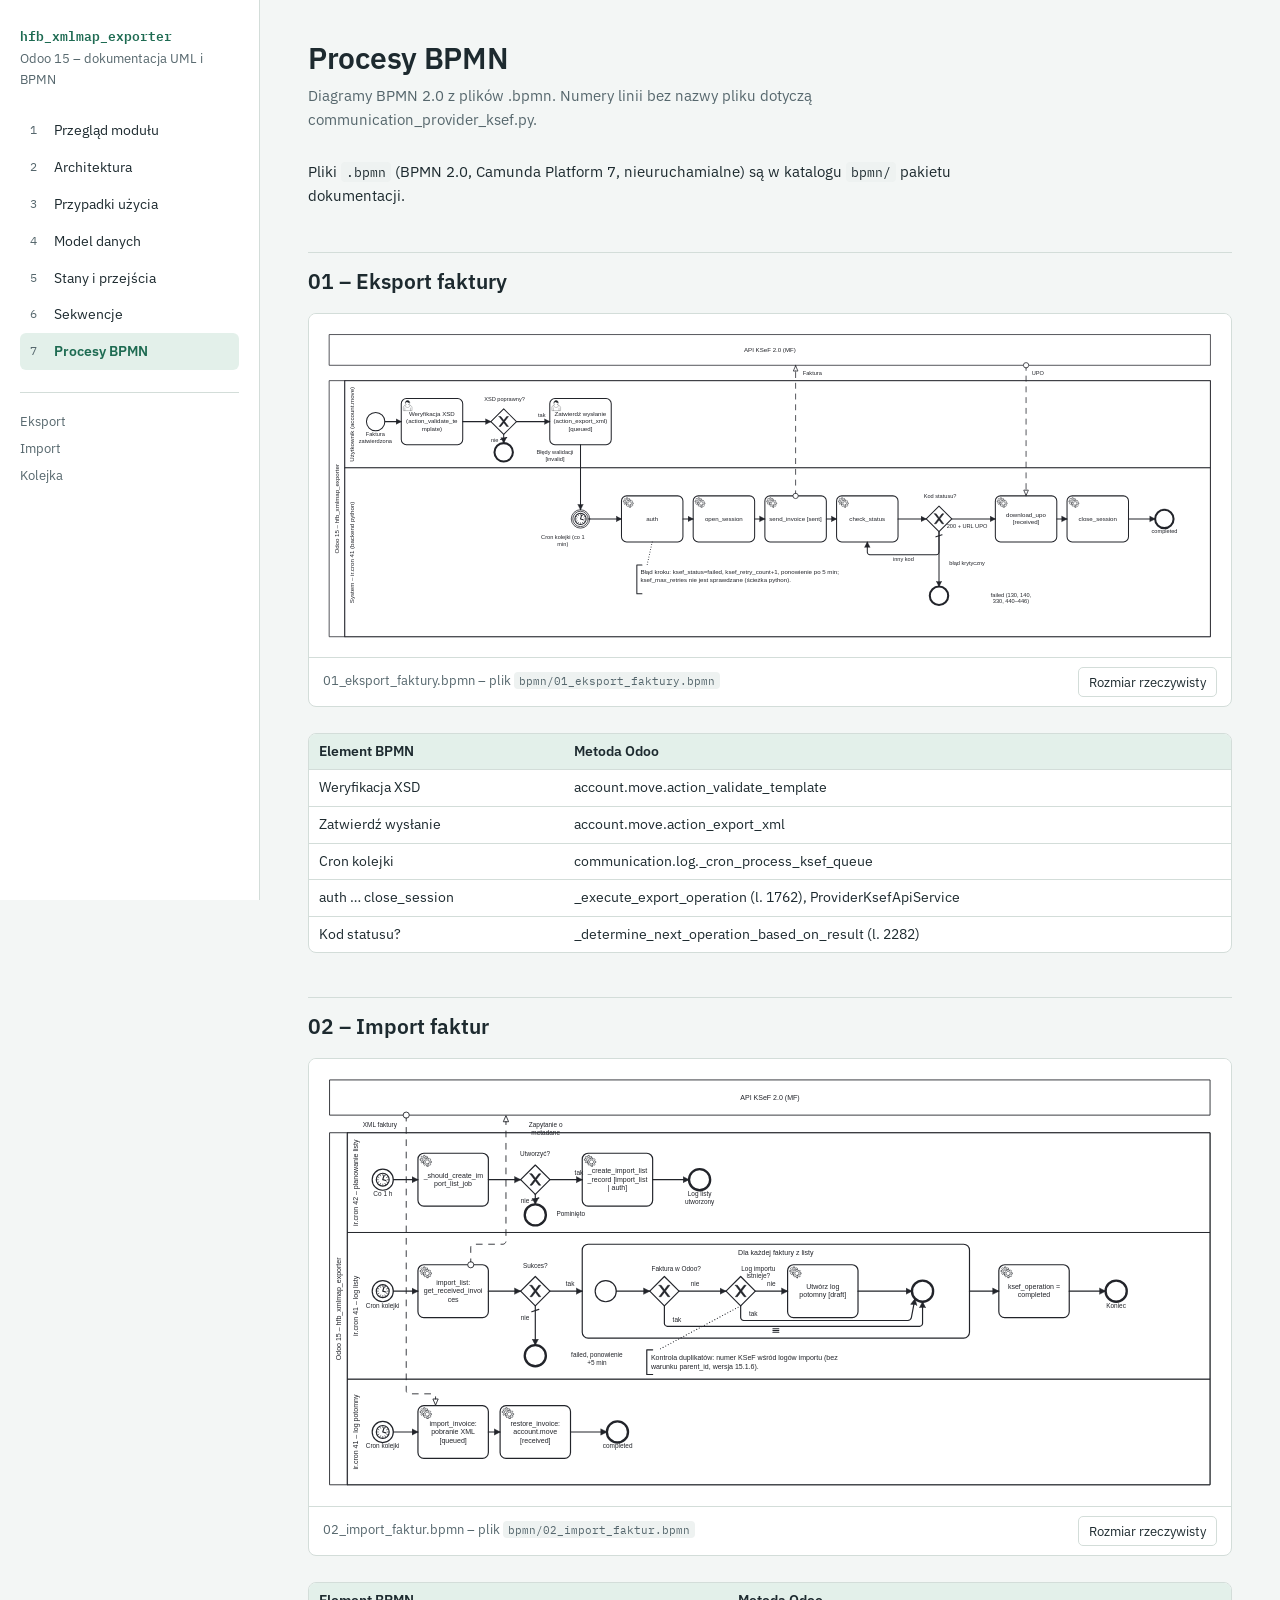
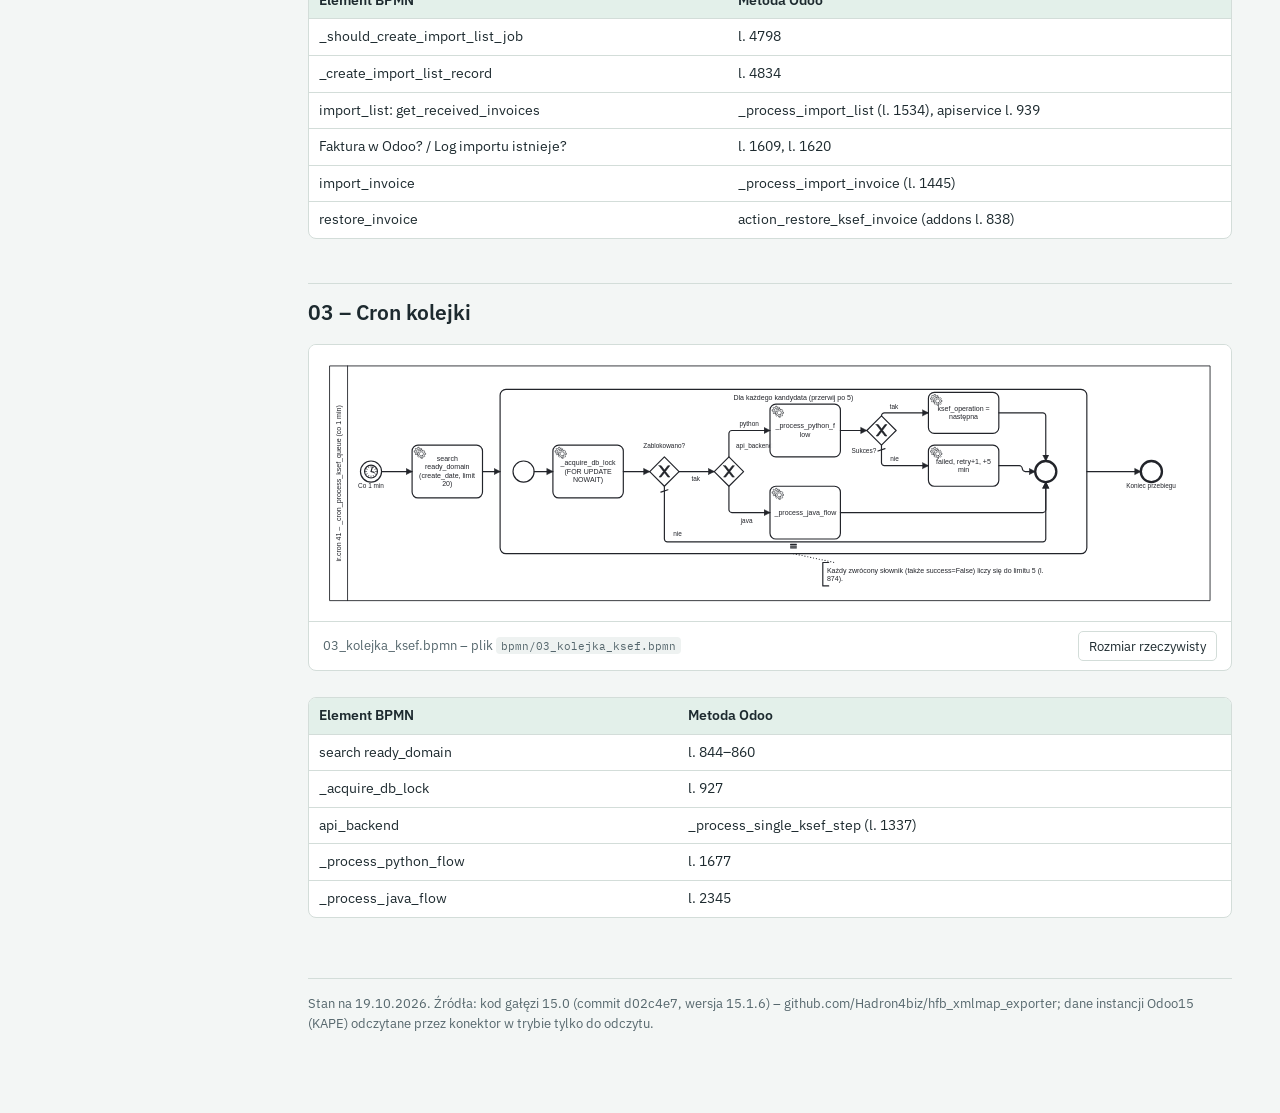
<file: hfb_xmlmap_exporter/static/description/doc/procesy_bpmn.html>
<!DOCTYPE html>
<html lang="pl"><head><meta charset="utf-8">
<meta name="viewport" content="width=device-width, initial-scale=1">
<title>Procesy BPMN – hfb_xmlmap_exporter</title>
<link rel="preconnect" href="https://fonts.googleapis.com"><link rel="preconnect" href="https://fonts.gstatic.com" crossorigin>
<link href="https://fonts.googleapis.com/css2?family=IBM+Plex+Mono:wght@400;600&family=IBM+Plex+Sans:wght@400;600&display=swap" rel="stylesheet">
<style>
:root{
  --bg:#f3f6f5; --surface:#ffffff; --ink:#1d2a2f; --muted:#56676d; --line:#d3ddd9;
  --accent:#1e6b52; --accent-soft:#e3f0ea; --link:#245b8f; --warn:#8a5a12; --warn-soft:#fbf1df;
  --code:#eef2f1; --diagram:#ffffff; color-scheme:light;
}
@media (prefers-color-scheme: dark){
  :root:not([data-theme="light"]){
    --bg:#11191c; --surface:#172126; --ink:#e2ebe8; --muted:#9db0aa; --line:#2b3a3f;
    --accent:#62c49c; --accent-soft:#1c3129; --link:#8fbbe8; --warn:#e2b25e; --warn-soft:#2e2717;
    --code:#1f2b30; --diagram:#f7f9f8; color-scheme:dark;
  }
}
:root[data-theme="dark"]{
  --bg:#11191c; --surface:#172126; --ink:#e2ebe8; --muted:#9db0aa; --line:#2b3a3f;
  --accent:#62c49c; --accent-soft:#1c3129; --link:#8fbbe8; --warn:#e2b25e; --warn-soft:#2e2717;
  --code:#1f2b30; --diagram:#f7f9f8; color-scheme:dark;
}
*{box-sizing:border-box}
html{scroll-padding-top:16px}
body{margin:0;background:var(--bg);color:var(--ink);
  font:15px/1.6 "IBM Plex Sans","Segoe UI",system-ui,-apple-system,sans-serif}
a{color:var(--link)}
.layout{display:grid;grid-template-columns:260px minmax(0,1fr);min-height:100vh}
nav.side{position:sticky;top:0;height:100vh;overflow:auto;padding:28px 20px;border-right:1px solid var(--line);background:var(--surface)}
nav.side .mod{font:600 13px/1.3 "IBM Plex Mono",ui-monospace,monospace;color:var(--accent);word-break:break-all}
nav.side .sub{font-size:13px;color:var(--muted);margin:4px 0 22px}
nav.side ol{list-style:none;margin:0;padding:0;counter-reset:p}
nav.side li{counter-increment:p}
nav.side li a{display:flex;gap:10px;padding:7px 10px;border-radius:6px;text-decoration:none;color:var(--ink);font-size:14px}
nav.side li a::before{content:counter(p);color:var(--muted);font:12px/1.9 "IBM Plex Mono",monospace;min-width:14px}
nav.side li a:hover{background:var(--accent-soft)}
nav.side li a[aria-current="page"]{background:var(--accent-soft);color:var(--accent);font-weight:600}
nav.side .toc{margin-top:22px;padding-top:16px;border-top:1px solid var(--line);font-size:13px}
nav.side .toc a{display:block;padding:3px 0;color:var(--muted);text-decoration:none}
nav.side .toc a:hover{color:var(--ink)}
main{padding:40px 48px 80px;max-width:1280px}
header.page h1{font-size:30px;line-height:1.2;margin:0 0 8px;font-weight:600;letter-spacing:-.01em}
header.page p.lead{margin:0 0 28px;color:var(--muted);max-width:75ch}
h2{font-size:21px;margin:44px 0 10px;padding-top:12px;border-top:1px solid var(--line);font-weight:600}
h3{font-size:16px;margin:28px 0 8px;font-weight:600}
p,ul,ol{max-width:80ch}
code,.mono{font-family:"IBM Plex Mono",ui-monospace,SFMono-Regular,Menlo,monospace;font-size:.88em}
code{background:var(--code);padding:1px 5px;border-radius:4px}
.tablewrap{overflow-x:auto;margin:12px 0 18px;border:1px solid var(--line);border-radius:8px;background:var(--surface)}
table{border-collapse:collapse;width:100%;font-size:13.5px}
th,td{text-align:left;vertical-align:top;padding:7px 10px;border-bottom:1px solid var(--line)}
th{background:var(--accent-soft);font-weight:600;white-space:nowrap}
tr:last-child td{border-bottom:none}
td.num,th.num{text-align:right;font-variant-numeric:tabular-nums}
figure.dia{margin:14px 0 26px;border:1px solid var(--line);border-radius:8px;background:var(--surface);overflow:hidden}
figure.dia .canvas{background:var(--diagram);overflow:auto;padding:18px;line-height:normal;font-size:16px;color:#1d2a2f}
figure.dia .canvas svg{display:block;margin:0 auto;height:auto;max-width:100%}
figure.dia.zoom .canvas svg{max-width:none}
figure.dia figcaption{display:flex;justify-content:space-between;align-items:center;gap:12px;padding:9px 14px;border-top:1px solid var(--line);font-size:13px;color:var(--muted)}
figure.dia button{font:inherit;font-size:12.5px;padding:4px 10px;border:1px solid var(--line);border-radius:5px;background:var(--surface);color:var(--ink);cursor:pointer}
figure.dia button:focus-visible,nav a:focus-visible,summary:focus-visible{outline:2px solid var(--accent);outline-offset:2px}
details.src{margin:0;border-top:1px solid var(--line)}
details.src summary{cursor:pointer;padding:8px 14px;font-size:12.5px;color:var(--muted)}
details.src pre{margin:0;padding:12px 14px;background:var(--code);overflow:auto;font-size:12px;line-height:1.45}
.note{border-left:3px solid var(--accent);background:var(--accent-soft);padding:10px 14px;border-radius:0 6px 6px 0;margin:14px 0;max-width:80ch}
.note.warn{border-color:var(--warn);background:var(--warn-soft)}
.kv{display:grid;grid-template-columns:max-content 1fr;gap:4px 18px;font-size:14px;max-width:80ch}
.kv dt{color:var(--muted)}
.kv dd{margin:0}
footer{margin-top:60px;color:var(--muted);font-size:12.5px;border-top:1px solid var(--line);padding-top:14px}
@media (max-width:900px){
  .layout{grid-template-columns:1fr}
  nav.side{position:static;height:auto;border-right:none;border-bottom:1px solid var(--line)}
  main{padding:28px 18px 60px}
}
@media print{nav.side{display:none}.layout{display:block}figure.dia{break-inside:avoid}}
</style></head>
<body><div class="layout">
<nav class="side" aria-label="Dokumentacja">
<div class="mod">hfb_xmlmap_exporter</div><div class="sub">Odoo 15 – dokumentacja UML i BPMN</div>
<ol><li><a href="index.html">Przegląd modułu</a></li><li><a href="architektura.html">Architektura</a></li><li><a href="przypadki_uzycia.html">Przypadki użycia</a></li><li><a href="model_danych.html">Model danych</a></li><li><a href="stany.html">Stany i przejścia</a></li><li><a href="sekwencje.html">Sekwencje</a></li><li><a href="procesy_bpmn.html" aria-current="page">Procesy BPMN</a></li></ol><div class="toc"><a href="#b01">Eksport</a><a href="#b02">Import</a><a href="#b03">Kolejka</a></div>
</nav>
<main>
<header class="page"><h1>Procesy BPMN</h1><p class="lead">Diagramy BPMN 2.0 z plików .bpmn. Numery linii bez nazwy pliku dotyczą communication_provider_ksef.py.</p></header>
<p>Pliki <code>.bpmn</code> (BPMN 2.0, Camunda Platform 7, nieuruchamialne) są w katalogu <code>bpmn/</code> pakietu dokumentacji.</p><h2 id="b01">01 – Eksport faktury</h2><figure class="dia" id="dia-01_eksport_faktury"><div class="canvas"><!-- created with bpmn-js / http://bpmn.io -->
<!DOCTYPE svg PUBLIC "-//W3C//DTD SVG 1.1//EN" "http://www.w3.org/Graphics/SVG/1.1/DTD/svg11.dtd">
<svg xmlns="http://www.w3.org/2000/svg" xmlns:xlink="http://www.w3.org/1999/xlink" width="1730" height="600" viewBox="155 15 1730 600" version="1.1"><g class="djs-group"><g class="djs-element djs-shape" data-element-id="Part_KSeF" transform="matrix(1 0 0 1 160 20)" style="display: block;"><g class="djs-visual"><rect x="0" y="0" width="1720" height="60" rx="0" ry="0" style="stroke-linecap: round; stroke-linejoin: round; stroke: rgb(34, 36, 42); stroke-width: 1.5px; fill: white; fill-opacity: 0.95;"/><text lineHeight="1.2" class="djs-label" style="font-family: Arial, sans-serif; font-size: 12px; font-weight: normal; fill: rgb(34, 36, 42);"><tspan x="809.3203125" y="33.6">API KSeF 2.0 (MF)</tspan></text></g><rect class="djs-hit djs-hit-all" x="0" y="0" width="1720" height="60" style="fill: none; stroke-opacity: 0; stroke: white; stroke-width: 15px;"/><rect x="-5" y="-5" rx="4" width="1730" height="70" class="djs-outline" style="fill: none;"/></g></g><g class="djs-group"><g class="djs-element djs-shape" data-element-id="Part_Odoo" transform="matrix(1 0 0 1 160 110)" style="display: block;"><g class="djs-visual"><rect x="0" y="0" width="1720" height="500" rx="0" ry="0" style="stroke-linecap: round; stroke-linejoin: round; stroke: rgb(34, 36, 42); stroke-width: 1.5px; fill: white; fill-opacity: 0.95;"/><path style="fill: none; stroke-linecap: round; stroke-linejoin: round; stroke: rgb(34, 36, 42); stroke-width: 1.5px;" d="M30,0L30,500"/><text lineHeight="1.2" class="djs-label" transform="matrix(-1.83697e-16 -1 1 -1.83697e-16 0 500)" style="font-family: Arial, sans-serif; font-size: 12px; font-weight: normal; fill: rgb(34, 36, 42);"><tspan x="162.2802734375" y="18.6">Odoo 15 – hfb_xmlmap_exporter</tspan></text></g><rect class="djs-hit djs-hit-all" x="0" y="0" width="1720" height="500" style="fill: none; stroke-opacity: 0; stroke: white; stroke-width: 15px;"/><rect x="-5" y="-5" rx="4" width="1730" height="510" class="djs-outline" style="fill: none;"/></g><g class="djs-children"><g class="djs-group"><g class="djs-element djs-shape" data-element-id="Lane_S" transform="matrix(1 0 0 1 190 280)" style="display: block;"><g class="djs-visual"><rect x="0" y="0" width="1690" height="330" rx="0" ry="0" style="stroke-linecap: round; stroke-linejoin: round; stroke: rgb(34, 36, 42); stroke-width: 1.5px; fill: white; fill-opacity: 0.25;"/><text lineHeight="1.2" class="djs-label" transform="matrix(-1.83697e-16 -1 1 -1.83697e-16 0 330)" style="font-family: Arial, sans-serif; font-size: 12px; font-weight: normal; fill: rgb(34, 36, 42);"><tspan x="65.609375" y="18.6">System – ir.cron 41 (backend python)</tspan></text></g><rect class="djs-hit djs-hit-all" x="0" y="0" width="1690" height="330" style="fill: none; stroke-opacity: 0; stroke: white; stroke-width: 15px;"/><rect x="-5" y="-5" rx="4" width="1700" height="340" class="djs-outline" style="fill: none;"/></g></g><g class="djs-group"><g class="djs-element djs-shape" data-element-id="Lane_U" transform="matrix(1 0 0 1 190 110)" style="display: block;"><g class="djs-visual"><rect x="0" y="0" width="1690" height="170" rx="0" ry="0" style="stroke-linecap: round; stroke-linejoin: round; stroke: rgb(34, 36, 42); stroke-width: 1.5px; fill: white; fill-opacity: 0.25;"/><text lineHeight="1.2" class="djs-label" transform="matrix(-1.83697e-16 -1 1 -1.83697e-16 0 170)" style="font-family: Arial, sans-serif; font-size: 12px; font-weight: normal; fill: rgb(34, 36, 42);"><tspan x="11.640625" y="18.6">Użytkownik (account.move)</tspan></text></g><rect class="djs-hit djs-hit-all" x="0" y="0" width="1690" height="170" style="fill: none; stroke-opacity: 0; stroke: white; stroke-width: 15px;"/><rect x="-5" y="-5" rx="4" width="1700" height="180" class="djs-outline" style="fill: none;"/></g></g><g class="djs-group"><g class="djs-element djs-shape" data-element-id="Start" transform="matrix(1 0 0 1 232 172)" style="display: block;"><g class="djs-visual"><circle cx="18" cy="18" r="18" style="stroke-linecap: round; stroke-linejoin: round; stroke: rgb(34, 36, 42); stroke-width: 2px; fill: white; fill-opacity: 0.95;"/></g><rect class="djs-hit djs-hit-all" x="0" y="0" width="36" height="36" style="fill: none; stroke-opacity: 0; stroke: white; stroke-width: 15px;"/><circle cx="18" cy="18" r="23" class="djs-outline" style="fill: none;"/></g></g><g class="djs-group"><g class="djs-element djs-shape" data-element-id="Start_label" transform="matrix(1 0 0 1 217 208)" style="display: block;"><g class="djs-visual"><text lineHeight="1.2" class="djs-label" style="font-family: Arial, sans-serif; font-size: 11px; font-weight: normal; fill: rgb(34, 36, 42);"><tspan x="13.7607421875" y="9.899999999999999">Faktura </tspan><tspan x="0" y="23.099999999999998">zatwierdzona</tspan></text></g><rect class="djs-hit djs-hit-all" x="0" y="0" width="66" height="27" style="fill: none; stroke-opacity: 0; stroke: white; stroke-width: 15px;"/><rect x="-5" y="-5" rx="4" width="76" height="37" class="djs-outline" style="fill: none;"/></g></g><g class="djs-group"><g class="djs-element djs-shape" data-element-id="T_Val" transform="matrix(1 0 0 1 300 145)" style="display: block;"><g class="djs-visual"><rect x="0" y="0" width="120" height="90" rx="10" ry="10" style="stroke-linecap: round; stroke-linejoin: round; stroke: rgb(34, 36, 42); stroke-width: 2px; fill: white; fill-opacity: 0.95;"/><text lineHeight="1.2" class="djs-label" style="font-family: Arial, sans-serif; font-size: 12px; font-weight: normal; fill: rgb(34, 36, 42);"><tspan x="14.9326171875" y="34.2">Weryfikacja XSD </tspan><tspan x="9.4697265625" y="48.6">(action_validate_te</tspan><tspan x="39.9912109375" y="63">mplate)</tspan></text><path d="m 15,12 c 0.909,-0.845 1.594,-2.049 1.594,-3.385 0,-2.554 -1.805,-4.62199999 -4.357,-4.62199999 -2.55199998,0 -4.28799998,2.06799999 -4.28799998,4.62199999 0,1.348 0.974,2.562 1.89599998,3.405 -0.52899998,0.187 -5.669,2.097 -5.794,4.7560005 v 6.718 h 17 v -6.718 c 0,-2.2980005 -5.5279996,-4.5950005 -6.0509996,-4.7760005 zm -8,6 l 0,5.5 m 11,0 l 0,-5" style="fill: white; stroke-linecap: round; stroke-linejoin: round; stroke: rgb(34, 36, 42); stroke-width: 0.5px;"/><path d="m 15,12 m 2.162,1.009 c 0,2.4470005 -2.158,4.4310005 -4.821,4.4310005 -2.66499998,0 -4.822,-1.981 -4.822,-4.4310005 " style="fill: white; stroke-linecap: round; stroke-linejoin: round; stroke: rgb(34, 36, 42); stroke-width: 0.5px;"/><path d="m 15,12 m -6.9,-3.80 c 0,0 2.25099998,-2.358 4.27399998,-1.177 2.024,1.181 4.221,1.537 4.124,0.965 -0.098,-0.57 -0.117,-3.79099999 -4.191,-4.13599999 -3.57499998,0.001 -4.20799998,3.36699999 -4.20699998,4.34799999 z" style="fill: rgb(34, 36, 42); stroke-linecap: round; stroke-linejoin: round; stroke: rgb(34, 36, 42); stroke-width: 0.5px;"/></g><rect class="djs-hit djs-hit-all" x="0" y="0" width="120" height="90" style="fill: none; stroke-opacity: 0; stroke: white; stroke-width: 15px;"/><rect x="-5" y="-5" rx="14" width="130" height="100" class="djs-outline" style="fill: none;"/></g></g><g class="djs-group"><g class="djs-element djs-shape" data-element-id="G_Val" transform="matrix(1 0 0 1 475 165)" style="display: block;"><g class="djs-visual"><polygon points="25,0 50,25 25,50 0,25" style="stroke-linecap: round; stroke-linejoin: round; stroke: rgb(34, 36, 42); stroke-width: 2px; fill: white; fill-opacity: 0.95;"/><path d="m 16,15 7.42857142857143,9.714285714285715 -7.42857142857143,9.714285714285715 3.428571428571429,0 5.714285714285715,-7.464228571428572 5.714285714285715,7.464228571428572 3.428571428571429,0 -7.42857142857143,-9.714285714285715 7.42857142857143,-9.714285714285715 -3.428571428571429,0 -5.714285714285715,7.464228571428572 -5.714285714285715,-7.464228571428572 -3.428571428571429,0 z" style="fill: rgb(34, 36, 42); stroke-linecap: round; stroke-linejoin: round; stroke: rgb(34, 36, 42); stroke-width: 1px;"/></g><rect class="djs-hit djs-hit-all" x="0" y="0" width="50" height="50" style="fill: none; stroke-opacity: 0; stroke: white; stroke-width: 15px;"/><rect x="2" y="2" rx="4" width="46" height="46" class="djs-outline" style="transform-box: fill-box; transform: rotate(45deg); transform-origin: center center; fill: none;"/></g></g><g class="djs-group"><g class="djs-element djs-shape" data-element-id="G_Val_label" transform="matrix(1 0 0 1 462 140)" style="display: block;"><g class="djs-visual"><text lineHeight="1.2" class="djs-label" style="font-family: Arial, sans-serif; font-size: 11px; font-weight: normal; fill: rgb(34, 36, 42);"><tspan x="0" y="9.899999999999999">XSD poprawny?</tspan></text></g><rect class="djs-hit djs-hit-all" x="0" y="0" width="80" height="14" style="fill: none; stroke-opacity: 0; stroke: white; stroke-width: 15px;"/><rect x="-5" y="-5" rx="4" width="90" height="24" class="djs-outline" style="fill: none;"/></g></g><g class="djs-group"><g class="djs-element djs-shape" data-element-id="E_Inv" transform="matrix(1 0 0 1 482 232)" style="display: block;"><g class="djs-visual"><circle cx="18" cy="18" r="18" style="stroke-linecap: round; stroke-linejoin: round; stroke: rgb(34, 36, 42); stroke-width: 4px; fill: white; fill-opacity: 0.95;"/></g><rect class="djs-hit djs-hit-all" x="0" y="0" width="36" height="36" style="fill: none; stroke-opacity: 0; stroke: white; stroke-width: 15px;"/><circle cx="18" cy="18" r="24" class="djs-outline" style="fill: none;"/></g></g><g class="djs-group"><g class="djs-element djs-shape" data-element-id="E_Inv_label" transform="matrix(1 0 0 1 564 243)" style="display: block;"><g class="djs-visual"><text lineHeight="1.2" class="djs-label" style="font-family: Arial, sans-serif; font-size: 11px; font-weight: normal; fill: rgb(34, 36, 42);"><tspan x="0" y="9.899999999999999">Błędy walidacji </tspan><tspan x="17.4296875" y="23.099999999999998">[invalid]</tspan></text></g><rect class="djs-hit djs-hit-all" x="0" y="0" width="73" height="27" style="fill: none; stroke-opacity: 0; stroke: white; stroke-width: 15px;"/><rect x="-5" y="-5" rx="4" width="83" height="37" class="djs-outline" style="fill: none;"/></g></g><g class="djs-group"><g class="djs-element djs-shape" data-element-id="T_Exp" transform="matrix(1 0 0 1 590 145)" style="display: block;"><g class="djs-visual"><rect x="0" y="0" width="120" height="90" rx="10" ry="10" style="stroke-linecap: round; stroke-linejoin: round; stroke: rgb(34, 36, 42); stroke-width: 2px; fill: white; fill-opacity: 0.95;"/><text lineHeight="1.2" class="djs-label" style="font-family: Arial, sans-serif; font-size: 12px; font-weight: normal; fill: rgb(34, 36, 42);"><tspan x="9.1533203125" y="34.2">Zatwierdź wysłanie </tspan><tspan x="7.310546875" y="48.6">(action_export_xml)</tspan><tspan x="36.640625" y="63">[queued]</tspan></text><path d="m 15,12 c 0.909,-0.845 1.594,-2.049 1.594,-3.385 0,-2.554 -1.805,-4.62199999 -4.357,-4.62199999 -2.55199998,0 -4.28799998,2.06799999 -4.28799998,4.62199999 0,1.348 0.974,2.562 1.89599998,3.405 -0.52899998,0.187 -5.669,2.097 -5.794,4.7560005 v 6.718 h 17 v -6.718 c 0,-2.2980005 -5.5279996,-4.5950005 -6.0509996,-4.7760005 zm -8,6 l 0,5.5 m 11,0 l 0,-5" style="fill: white; stroke-linecap: round; stroke-linejoin: round; stroke: rgb(34, 36, 42); stroke-width: 0.5px;"/><path d="m 15,12 m 2.162,1.009 c 0,2.4470005 -2.158,4.4310005 -4.821,4.4310005 -2.66499998,0 -4.822,-1.981 -4.822,-4.4310005 " style="fill: white; stroke-linecap: round; stroke-linejoin: round; stroke: rgb(34, 36, 42); stroke-width: 0.5px;"/><path d="m 15,12 m -6.9,-3.80 c 0,0 2.25099998,-2.358 4.27399998,-1.177 2.024,1.181 4.221,1.537 4.124,0.965 -0.098,-0.57 -0.117,-3.79099999 -4.191,-4.13599999 -3.57499998,0.001 -4.20799998,3.36699999 -4.20699998,4.34799999 z" style="fill: rgb(34, 36, 42); stroke-linecap: round; stroke-linejoin: round; stroke: rgb(34, 36, 42); stroke-width: 0.5px;"/></g><rect class="djs-hit djs-hit-all" x="0" y="0" width="120" height="90" style="fill: none; stroke-opacity: 0; stroke: white; stroke-width: 15px;"/><rect x="-5" y="-5" rx="14" width="130" height="100" class="djs-outline" style="fill: none;"/></g></g><g class="djs-group"><g class="djs-element djs-shape" data-element-id="Tm" transform="matrix(1 0 0 1 632 362)" style="display: block;"><g class="djs-visual"><circle cx="18" cy="18" r="18" style="stroke-linecap: round; stroke-linejoin: round; stroke: rgb(34, 36, 42); stroke-width: 1.5px; fill: white; fill-opacity: 0.95;"/><circle cx="18" cy="18" r="15" style="stroke-linecap: round; stroke-linejoin: round; stroke: rgb(34, 36, 42); stroke-width: 1.5px; fill: none;"/><circle cx="18" cy="18" r="11" style="stroke-linecap: round; stroke-linejoin: round; stroke: rgb(34, 36, 42); stroke-width: 2px; fill: white;"/><path d="M 18,18 l 2.25,-7.5 m -2.25,7.5 l 5.25,1.5 " style="fill: none; stroke-linecap: round; stroke-linejoin: round; stroke: rgb(34, 36, 42); stroke-width: 2px;"/><path transform="rotate(0,18,18)" d="M 18,18 m 0,7.5 l -0,2.25 " style="fill: none; stroke-linecap: round; stroke-linejoin: round; stroke: rgb(34, 36, 42); stroke-width: 1px;"/><path transform="rotate(30,18,18)" d="M 18,18 m 0,7.5 l -0,2.25 " style="fill: none; stroke-linecap: round; stroke-linejoin: round; stroke: rgb(34, 36, 42); stroke-width: 1px;"/><path transform="rotate(60,18,18)" d="M 18,18 m 0,7.5 l -0,2.25 " style="fill: none; stroke-linecap: round; stroke-linejoin: round; stroke: rgb(34, 36, 42); stroke-width: 1px;"/><path transform="rotate(90,18,18)" d="M 18,18 m 0,7.5 l -0,2.25 " style="fill: none; stroke-linecap: round; stroke-linejoin: round; stroke: rgb(34, 36, 42); stroke-width: 1px;"/><path transform="rotate(120,18,18)" d="M 18,18 m 0,7.5 l -0,2.25 " style="fill: none; stroke-linecap: round; stroke-linejoin: round; stroke: rgb(34, 36, 42); stroke-width: 1px;"/><path transform="rotate(150,18,18)" d="M 18,18 m 0,7.5 l -0,2.25 " style="fill: none; stroke-linecap: round; stroke-linejoin: round; stroke: rgb(34, 36, 42); stroke-width: 1px;"/><path transform="rotate(180,18,18)" d="M 18,18 m 0,7.5 l -0,2.25 " style="fill: none; stroke-linecap: round; stroke-linejoin: round; stroke: rgb(34, 36, 42); stroke-width: 1px;"/><path transform="rotate(210,18,18)" d="M 18,18 m 0,7.5 l -0,2.25 " style="fill: none; stroke-linecap: round; stroke-linejoin: round; stroke: rgb(34, 36, 42); stroke-width: 1px;"/><path transform="rotate(240,18,18)" d="M 18,18 m 0,7.5 l -0,2.25 " style="fill: none; stroke-linecap: round; stroke-linejoin: round; stroke: rgb(34, 36, 42); stroke-width: 1px;"/><path transform="rotate(270,18,18)" d="M 18,18 m 0,7.5 l -0,2.25 " style="fill: none; stroke-linecap: round; stroke-linejoin: round; stroke: rgb(34, 36, 42); stroke-width: 1px;"/><path transform="rotate(300,18,18)" d="M 18,18 m 0,7.5 l -0,2.25 " style="fill: none; stroke-linecap: round; stroke-linejoin: round; stroke: rgb(34, 36, 42); stroke-width: 1px;"/><path transform="rotate(330,18,18)" d="M 18,18 m 0,7.5 l -0,2.25 " style="fill: none; stroke-linecap: round; stroke-linejoin: round; stroke: rgb(34, 36, 42); stroke-width: 1px;"/></g><rect class="djs-hit djs-hit-all" x="0" y="0" width="36" height="36" style="fill: none; stroke-opacity: 0; stroke: white; stroke-width: 15px;"/><circle cx="18" cy="18" r="23" class="djs-outline" style="fill: none;"/></g></g><g class="djs-group"><g class="djs-element djs-shape" data-element-id="Tm_label" transform="matrix(1 0 0 1 573 410)" style="display: block;"><g class="djs-visual"><text lineHeight="1.2" class="djs-label" style="font-family: Arial, sans-serif; font-size: 11px; font-weight: normal; fill: rgb(34, 36, 42);"><tspan x="0" y="9.899999999999999">Cron kolejki (co 1</tspan><tspan x="31.796875" y="23.099999999999998">min)</tspan></text></g><rect class="djs-hit djs-hit-all" x="0" y="0" width="85" height="27" style="fill: none; stroke-opacity: 0; stroke: white; stroke-width: 15px;"/><rect x="-5" y="-5" rx="4" width="95" height="37" class="djs-outline" style="fill: none;"/></g></g><g class="djs-group"><g class="djs-element djs-shape" data-element-id="T_Auth" transform="matrix(1 0 0 1 730 335)" style="display: block;"><g class="djs-visual"><rect x="0" y="0" width="120" height="90" rx="10" ry="10" style="stroke-linecap: round; stroke-linejoin: round; stroke: rgb(34, 36, 42); stroke-width: 2px; fill: white; fill-opacity: 0.95;"/><text lineHeight="1.2" class="djs-label" style="font-family: Arial, sans-serif; font-size: 12px; font-weight: normal; fill: rgb(34, 36, 42);"><tspan x="48.3203125" y="48.599999999999994">auth</tspan></text><circle cx="5" cy="5" r="5" transform="translate(6, 6)" style="stroke-linecap: round; stroke-linejoin: round; stroke: none; stroke-width: 2px; fill: white;"/><path d="m 12,18 v -1.71335 c 0.352326,-0.0705 0.703932,-0.17838 1.047628,-0.32133 0.344416,-0.14465 0.665822,-0.32133 0.966377,-0.52145 l 1.19431,1.18005 1.567487,-1.57688 -1.195028,-1.18014 c 0.403376,-0.61394 0.683079,-1.29908 0.825447,-2.01824 l 1.622133,-0.01 v -2.2196 l -1.636514,0.01 c -0.07333,-0.35153 -0.178319,-0.70024 -0.323564,-1.04372 -0.145244,-0.34406 -0.321407,-0.6644 -0.522735,-0.96217 l 1.131035,-1.13631 -1.583305,-1.56293 -1.129598,1.13589 c -0.614052,-0.40108 -1.302883,-0.68093 -2.022633,-0.82247 l 0.0093,-1.61852 h -2.241173 l 0.0042,1.63124 c -0.353763,0.0736 -0.705369,0.17977 -1.049785,0.32371 -0.344415,0.14437 -0.665102,0.32092 -0.9635006,0.52046 l -1.1698628,-1.15823 -1.5667691,1.5792 1.1684265,1.15669 c -0.4026573,0.61283 -0.68308,1.29797 -0.8247287,2.01713 l -1.6588041,0.003 v 2.22174 l 1.6724648,-0.006 c 0.073327,0.35077 0.1797598,0.70243 0.3242851,1.04472 0.1452428,0.34448 0.3214064,0.6644 0.5227339,0.96066 l -1.1993431,1.19723 1.5840256,1.56011 1.1964668,-1.19348 c 0.6140517,0.40346 1.3028827,0.68232 2.0233517,0.82331 l 7.19e-4,1.69892 h 2.226848 z m 0.221462,-3.9957 c -1.788948,0.7502 -3.8576,-0.0928 -4.6097055,-1.87438 -0.7521065,-1.78321 0.090598,-3.84627 1.8802645,-4.59604 1.78823,-0.74936 3.856881,0.0929 4.608987,1.87437 0.752106,1.78165 -0.0906,3.84612 -1.879546,4.59605 z" style="fill: white; stroke-linecap: round; stroke-linejoin: round; stroke: rgb(34, 36, 42); stroke-width: 1px;"/><circle cx="5" cy="5" r="5" transform="translate(11, 10)" style="stroke-linecap: round; stroke-linejoin: round; stroke: none; stroke-width: 2px; fill: white;"/><path d="m 17,22 v -1.71335 c 0.352326,-0.0705 0.703932,-0.17838 1.047628,-0.32133 0.344416,-0.14465 0.665822,-0.32133 0.966377,-0.52145 l 1.19431,1.18005 1.567487,-1.57688 -1.195028,-1.18014 c 0.403376,-0.61394 0.683079,-1.29908 0.825447,-2.01824 l 1.622133,-0.01 v -2.2196 l -1.636514,0.01 c -0.07333,-0.35153 -0.178319,-0.70024 -0.323564,-1.04372 -0.145244,-0.34406 -0.321407,-0.6644 -0.522735,-0.96217 l 1.131035,-1.13631 -1.583305,-1.56293 -1.129598,1.13589 c -0.614052,-0.40108 -1.302883,-0.68093 -2.022633,-0.82247 l 0.0093,-1.61852 h -2.241173 l 0.0042,1.63124 c -0.353763,0.0736 -0.705369,0.17977 -1.049785,0.32371 -0.344415,0.14437 -0.665102,0.32092 -0.9635006,0.52046 l -1.1698628,-1.15823 -1.5667691,1.5792 1.1684265,1.15669 c -0.4026573,0.61283 -0.68308,1.29797 -0.8247287,2.01713 l -1.6588041,0.003 v 2.22174 l 1.6724648,-0.006 c 0.073327,0.35077 0.1797598,0.70243 0.3242851,1.04472 0.1452428,0.34448 0.3214064,0.6644 0.5227339,0.96066 l -1.1993431,1.19723 1.5840256,1.56011 1.1964668,-1.19348 c 0.6140517,0.40346 1.3028827,0.68232 2.0233517,0.82331 l 7.19e-4,1.69892 h 2.226848 z m 0.221462,-3.9957 c -1.788948,0.7502 -3.8576,-0.0928 -4.6097055,-1.87438 -0.7521065,-1.78321 0.090598,-3.84627 1.8802645,-4.59604 1.78823,-0.74936 3.856881,0.0929 4.608987,1.87437 0.752106,1.78165 -0.0906,3.84612 -1.879546,4.59605 z" style="fill: white; stroke-linecap: round; stroke-linejoin: round; stroke: rgb(34, 36, 42); stroke-width: 1px;"/></g><rect class="djs-hit djs-hit-all" x="0" y="0" width="120" height="90" style="fill: none; stroke-opacity: 0; stroke: white; stroke-width: 15px;"/><rect x="-5" y="-5" rx="14" width="130" height="100" class="djs-outline" style="fill: none;"/></g></g><g class="djs-group"><g class="djs-element djs-shape" data-element-id="T_Open" transform="matrix(1 0 0 1 870 335)" style="display: block;"><g class="djs-visual"><rect x="0" y="0" width="120" height="90" rx="10" ry="10" style="stroke-linecap: round; stroke-linejoin: round; stroke: rgb(34, 36, 42); stroke-width: 2px; fill: white; fill-opacity: 0.95;"/><text lineHeight="1.2" class="djs-label" style="font-family: Arial, sans-serif; font-size: 12px; font-weight: normal; fill: rgb(34, 36, 42);"><tspan x="22.96875" y="48.599999999999994">open_session</tspan></text><circle cx="5" cy="5" r="5" transform="translate(6, 6)" style="stroke-linecap: round; stroke-linejoin: round; stroke: none; stroke-width: 2px; fill: white;"/><path d="m 12,18 v -1.71335 c 0.352326,-0.0705 0.703932,-0.17838 1.047628,-0.32133 0.344416,-0.14465 0.665822,-0.32133 0.966377,-0.52145 l 1.19431,1.18005 1.567487,-1.57688 -1.195028,-1.18014 c 0.403376,-0.61394 0.683079,-1.29908 0.825447,-2.01824 l 1.622133,-0.01 v -2.2196 l -1.636514,0.01 c -0.07333,-0.35153 -0.178319,-0.70024 -0.323564,-1.04372 -0.145244,-0.34406 -0.321407,-0.6644 -0.522735,-0.96217 l 1.131035,-1.13631 -1.583305,-1.56293 -1.129598,1.13589 c -0.614052,-0.40108 -1.302883,-0.68093 -2.022633,-0.82247 l 0.0093,-1.61852 h -2.241173 l 0.0042,1.63124 c -0.353763,0.0736 -0.705369,0.17977 -1.049785,0.32371 -0.344415,0.14437 -0.665102,0.32092 -0.9635006,0.52046 l -1.1698628,-1.15823 -1.5667691,1.5792 1.1684265,1.15669 c -0.4026573,0.61283 -0.68308,1.29797 -0.8247287,2.01713 l -1.6588041,0.003 v 2.22174 l 1.6724648,-0.006 c 0.073327,0.35077 0.1797598,0.70243 0.3242851,1.04472 0.1452428,0.34448 0.3214064,0.6644 0.5227339,0.96066 l -1.1993431,1.19723 1.5840256,1.56011 1.1964668,-1.19348 c 0.6140517,0.40346 1.3028827,0.68232 2.0233517,0.82331 l 7.19e-4,1.69892 h 2.226848 z m 0.221462,-3.9957 c -1.788948,0.7502 -3.8576,-0.0928 -4.6097055,-1.87438 -0.7521065,-1.78321 0.090598,-3.84627 1.8802645,-4.59604 1.78823,-0.74936 3.856881,0.0929 4.608987,1.87437 0.752106,1.78165 -0.0906,3.84612 -1.879546,4.59605 z" style="fill: white; stroke-linecap: round; stroke-linejoin: round; stroke: rgb(34, 36, 42); stroke-width: 1px;"/><circle cx="5" cy="5" r="5" transform="translate(11, 10)" style="stroke-linecap: round; stroke-linejoin: round; stroke: none; stroke-width: 2px; fill: white;"/><path d="m 17,22 v -1.71335 c 0.352326,-0.0705 0.703932,-0.17838 1.047628,-0.32133 0.344416,-0.14465 0.665822,-0.32133 0.966377,-0.52145 l 1.19431,1.18005 1.567487,-1.57688 -1.195028,-1.18014 c 0.403376,-0.61394 0.683079,-1.29908 0.825447,-2.01824 l 1.622133,-0.01 v -2.2196 l -1.636514,0.01 c -0.07333,-0.35153 -0.178319,-0.70024 -0.323564,-1.04372 -0.145244,-0.34406 -0.321407,-0.6644 -0.522735,-0.96217 l 1.131035,-1.13631 -1.583305,-1.56293 -1.129598,1.13589 c -0.614052,-0.40108 -1.302883,-0.68093 -2.022633,-0.82247 l 0.0093,-1.61852 h -2.241173 l 0.0042,1.63124 c -0.353763,0.0736 -0.705369,0.17977 -1.049785,0.32371 -0.344415,0.14437 -0.665102,0.32092 -0.9635006,0.52046 l -1.1698628,-1.15823 -1.5667691,1.5792 1.1684265,1.15669 c -0.4026573,0.61283 -0.68308,1.29797 -0.8247287,2.01713 l -1.6588041,0.003 v 2.22174 l 1.6724648,-0.006 c 0.073327,0.35077 0.1797598,0.70243 0.3242851,1.04472 0.1452428,0.34448 0.3214064,0.6644 0.5227339,0.96066 l -1.1993431,1.19723 1.5840256,1.56011 1.1964668,-1.19348 c 0.6140517,0.40346 1.3028827,0.68232 2.0233517,0.82331 l 7.19e-4,1.69892 h 2.226848 z m 0.221462,-3.9957 c -1.788948,0.7502 -3.8576,-0.0928 -4.6097055,-1.87438 -0.7521065,-1.78321 0.090598,-3.84627 1.8802645,-4.59604 1.78823,-0.74936 3.856881,0.0929 4.608987,1.87437 0.752106,1.78165 -0.0906,3.84612 -1.879546,4.59605 z" style="fill: white; stroke-linecap: round; stroke-linejoin: round; stroke: rgb(34, 36, 42); stroke-width: 1px;"/></g><rect class="djs-hit djs-hit-all" x="0" y="0" width="120" height="90" style="fill: none; stroke-opacity: 0; stroke: white; stroke-width: 15px;"/><rect x="-5" y="-5" rx="14" width="130" height="100" class="djs-outline" style="fill: none;"/></g></g><g class="djs-group"><g class="djs-element djs-shape" data-element-id="T_Send" transform="matrix(1 0 0 1 1010 335)" style="display: block;"><g class="djs-visual"><rect x="0" y="0" width="120" height="90" rx="10" ry="10" style="stroke-linecap: round; stroke-linejoin: round; stroke: rgb(34, 36, 42); stroke-width: 2px; fill: white; fill-opacity: 0.95;"/><text lineHeight="1.2" class="djs-label" style="font-family: Arial, sans-serif; font-size: 12px; font-weight: normal; fill: rgb(34, 36, 42);"><tspan x="8.6328125" y="48.599999999999994">send_invoice [sent]</tspan></text><circle cx="5" cy="5" r="5" transform="translate(6, 6)" style="stroke-linecap: round; stroke-linejoin: round; stroke: none; stroke-width: 2px; fill: white;"/><path d="m 12,18 v -1.71335 c 0.352326,-0.0705 0.703932,-0.17838 1.047628,-0.32133 0.344416,-0.14465 0.665822,-0.32133 0.966377,-0.52145 l 1.19431,1.18005 1.567487,-1.57688 -1.195028,-1.18014 c 0.403376,-0.61394 0.683079,-1.29908 0.825447,-2.01824 l 1.622133,-0.01 v -2.2196 l -1.636514,0.01 c -0.07333,-0.35153 -0.178319,-0.70024 -0.323564,-1.04372 -0.145244,-0.34406 -0.321407,-0.6644 -0.522735,-0.96217 l 1.131035,-1.13631 -1.583305,-1.56293 -1.129598,1.13589 c -0.614052,-0.40108 -1.302883,-0.68093 -2.022633,-0.82247 l 0.0093,-1.61852 h -2.241173 l 0.0042,1.63124 c -0.353763,0.0736 -0.705369,0.17977 -1.049785,0.32371 -0.344415,0.14437 -0.665102,0.32092 -0.9635006,0.52046 l -1.1698628,-1.15823 -1.5667691,1.5792 1.1684265,1.15669 c -0.4026573,0.61283 -0.68308,1.29797 -0.8247287,2.01713 l -1.6588041,0.003 v 2.22174 l 1.6724648,-0.006 c 0.073327,0.35077 0.1797598,0.70243 0.3242851,1.04472 0.1452428,0.34448 0.3214064,0.6644 0.5227339,0.96066 l -1.1993431,1.19723 1.5840256,1.56011 1.1964668,-1.19348 c 0.6140517,0.40346 1.3028827,0.68232 2.0233517,0.82331 l 7.19e-4,1.69892 h 2.226848 z m 0.221462,-3.9957 c -1.788948,0.7502 -3.8576,-0.0928 -4.6097055,-1.87438 -0.7521065,-1.78321 0.090598,-3.84627 1.8802645,-4.59604 1.78823,-0.74936 3.856881,0.0929 4.608987,1.87437 0.752106,1.78165 -0.0906,3.84612 -1.879546,4.59605 z" style="fill: white; stroke-linecap: round; stroke-linejoin: round; stroke: rgb(34, 36, 42); stroke-width: 1px;"/><circle cx="5" cy="5" r="5" transform="translate(11, 10)" style="stroke-linecap: round; stroke-linejoin: round; stroke: none; stroke-width: 2px; fill: white;"/><path d="m 17,22 v -1.71335 c 0.352326,-0.0705 0.703932,-0.17838 1.047628,-0.32133 0.344416,-0.14465 0.665822,-0.32133 0.966377,-0.52145 l 1.19431,1.18005 1.567487,-1.57688 -1.195028,-1.18014 c 0.403376,-0.61394 0.683079,-1.29908 0.825447,-2.01824 l 1.622133,-0.01 v -2.2196 l -1.636514,0.01 c -0.07333,-0.35153 -0.178319,-0.70024 -0.323564,-1.04372 -0.145244,-0.34406 -0.321407,-0.6644 -0.522735,-0.96217 l 1.131035,-1.13631 -1.583305,-1.56293 -1.129598,1.13589 c -0.614052,-0.40108 -1.302883,-0.68093 -2.022633,-0.82247 l 0.0093,-1.61852 h -2.241173 l 0.0042,1.63124 c -0.353763,0.0736 -0.705369,0.17977 -1.049785,0.32371 -0.344415,0.14437 -0.665102,0.32092 -0.9635006,0.52046 l -1.1698628,-1.15823 -1.5667691,1.5792 1.1684265,1.15669 c -0.4026573,0.61283 -0.68308,1.29797 -0.8247287,2.01713 l -1.6588041,0.003 v 2.22174 l 1.6724648,-0.006 c 0.073327,0.35077 0.1797598,0.70243 0.3242851,1.04472 0.1452428,0.34448 0.3214064,0.6644 0.5227339,0.96066 l -1.1993431,1.19723 1.5840256,1.56011 1.1964668,-1.19348 c 0.6140517,0.40346 1.3028827,0.68232 2.0233517,0.82331 l 7.19e-4,1.69892 h 2.226848 z m 0.221462,-3.9957 c -1.788948,0.7502 -3.8576,-0.0928 -4.6097055,-1.87438 -0.7521065,-1.78321 0.090598,-3.84627 1.8802645,-4.59604 1.78823,-0.74936 3.856881,0.0929 4.608987,1.87437 0.752106,1.78165 -0.0906,3.84612 -1.879546,4.59605 z" style="fill: white; stroke-linecap: round; stroke-linejoin: round; stroke: rgb(34, 36, 42); stroke-width: 1px;"/></g><rect class="djs-hit djs-hit-all" x="0" y="0" width="120" height="90" style="fill: none; stroke-opacity: 0; stroke: white; stroke-width: 15px;"/><rect x="-5" y="-5" rx="14" width="130" height="100" class="djs-outline" style="fill: none;"/></g></g><g class="djs-group"><g class="djs-element djs-shape" data-element-id="T_Chk" transform="matrix(1 0 0 1 1150 335)" style="display: block;"><g class="djs-visual"><rect x="0" y="0" width="120" height="90" rx="10" ry="10" style="stroke-linecap: round; stroke-linejoin: round; stroke: rgb(34, 36, 42); stroke-width: 2px; fill: white; fill-opacity: 0.95;"/><text lineHeight="1.2" class="djs-label" style="font-family: Arial, sans-serif; font-size: 12px; font-weight: normal; fill: rgb(34, 36, 42);"><tspan x="24.9765625" y="48.599999999999994">check_status</tspan></text><circle cx="5" cy="5" r="5" transform="translate(6, 6)" style="stroke-linecap: round; stroke-linejoin: round; stroke: none; stroke-width: 2px; fill: white;"/><path d="m 12,18 v -1.71335 c 0.352326,-0.0705 0.703932,-0.17838 1.047628,-0.32133 0.344416,-0.14465 0.665822,-0.32133 0.966377,-0.52145 l 1.19431,1.18005 1.567487,-1.57688 -1.195028,-1.18014 c 0.403376,-0.61394 0.683079,-1.29908 0.825447,-2.01824 l 1.622133,-0.01 v -2.2196 l -1.636514,0.01 c -0.07333,-0.35153 -0.178319,-0.70024 -0.323564,-1.04372 -0.145244,-0.34406 -0.321407,-0.6644 -0.522735,-0.96217 l 1.131035,-1.13631 -1.583305,-1.56293 -1.129598,1.13589 c -0.614052,-0.40108 -1.302883,-0.68093 -2.022633,-0.82247 l 0.0093,-1.61852 h -2.241173 l 0.0042,1.63124 c -0.353763,0.0736 -0.705369,0.17977 -1.049785,0.32371 -0.344415,0.14437 -0.665102,0.32092 -0.9635006,0.52046 l -1.1698628,-1.15823 -1.5667691,1.5792 1.1684265,1.15669 c -0.4026573,0.61283 -0.68308,1.29797 -0.8247287,2.01713 l -1.6588041,0.003 v 2.22174 l 1.6724648,-0.006 c 0.073327,0.35077 0.1797598,0.70243 0.3242851,1.04472 0.1452428,0.34448 0.3214064,0.6644 0.5227339,0.96066 l -1.1993431,1.19723 1.5840256,1.56011 1.1964668,-1.19348 c 0.6140517,0.40346 1.3028827,0.68232 2.0233517,0.82331 l 7.19e-4,1.69892 h 2.226848 z m 0.221462,-3.9957 c -1.788948,0.7502 -3.8576,-0.0928 -4.6097055,-1.87438 -0.7521065,-1.78321 0.090598,-3.84627 1.8802645,-4.59604 1.78823,-0.74936 3.856881,0.0929 4.608987,1.87437 0.752106,1.78165 -0.0906,3.84612 -1.879546,4.59605 z" style="fill: white; stroke-linecap: round; stroke-linejoin: round; stroke: rgb(34, 36, 42); stroke-width: 1px;"/><circle cx="5" cy="5" r="5" transform="translate(11, 10)" style="stroke-linecap: round; stroke-linejoin: round; stroke: none; stroke-width: 2px; fill: white;"/><path d="m 17,22 v -1.71335 c 0.352326,-0.0705 0.703932,-0.17838 1.047628,-0.32133 0.344416,-0.14465 0.665822,-0.32133 0.966377,-0.52145 l 1.19431,1.18005 1.567487,-1.57688 -1.195028,-1.18014 c 0.403376,-0.61394 0.683079,-1.29908 0.825447,-2.01824 l 1.622133,-0.01 v -2.2196 l -1.636514,0.01 c -0.07333,-0.35153 -0.178319,-0.70024 -0.323564,-1.04372 -0.145244,-0.34406 -0.321407,-0.6644 -0.522735,-0.96217 l 1.131035,-1.13631 -1.583305,-1.56293 -1.129598,1.13589 c -0.614052,-0.40108 -1.302883,-0.68093 -2.022633,-0.82247 l 0.0093,-1.61852 h -2.241173 l 0.0042,1.63124 c -0.353763,0.0736 -0.705369,0.17977 -1.049785,0.32371 -0.344415,0.14437 -0.665102,0.32092 -0.9635006,0.52046 l -1.1698628,-1.15823 -1.5667691,1.5792 1.1684265,1.15669 c -0.4026573,0.61283 -0.68308,1.29797 -0.8247287,2.01713 l -1.6588041,0.003 v 2.22174 l 1.6724648,-0.006 c 0.073327,0.35077 0.1797598,0.70243 0.3242851,1.04472 0.1452428,0.34448 0.3214064,0.6644 0.5227339,0.96066 l -1.1993431,1.19723 1.5840256,1.56011 1.1964668,-1.19348 c 0.6140517,0.40346 1.3028827,0.68232 2.0233517,0.82331 l 7.19e-4,1.69892 h 2.226848 z m 0.221462,-3.9957 c -1.788948,0.7502 -3.8576,-0.0928 -4.6097055,-1.87438 -0.7521065,-1.78321 0.090598,-3.84627 1.8802645,-4.59604 1.78823,-0.74936 3.856881,0.0929 4.608987,1.87437 0.752106,1.78165 -0.0906,3.84612 -1.879546,4.59605 z" style="fill: white; stroke-linecap: round; stroke-linejoin: round; stroke: rgb(34, 36, 42); stroke-width: 1px;"/></g><rect class="djs-hit djs-hit-all" x="0" y="0" width="120" height="90" style="fill: none; stroke-opacity: 0; stroke: white; stroke-width: 15px;"/><rect x="-5" y="-5" rx="14" width="130" height="100" class="djs-outline" style="fill: none;"/></g></g><g class="djs-group"><g class="djs-element djs-shape" data-element-id="G_Chk" transform="matrix(1 0 0 1 1325 355)" style="display: block;"><g class="djs-visual"><polygon points="25,0 50,25 25,50 0,25" style="stroke-linecap: round; stroke-linejoin: round; stroke: rgb(34, 36, 42); stroke-width: 2px; fill: white; fill-opacity: 0.95;"/><path d="m 16,15 7.42857142857143,9.714285714285715 -7.42857142857143,9.714285714285715 3.428571428571429,0 5.714285714285715,-7.464228571428572 5.714285714285715,7.464228571428572 3.428571428571429,0 -7.42857142857143,-9.714285714285715 7.42857142857143,-9.714285714285715 -3.428571428571429,0 -5.714285714285715,7.464228571428572 -5.714285714285715,-7.464228571428572 -3.428571428571429,0 z" style="fill: rgb(34, 36, 42); stroke-linecap: round; stroke-linejoin: round; stroke: rgb(34, 36, 42); stroke-width: 1px;"/></g><rect class="djs-hit djs-hit-all" x="0" y="0" width="50" height="50" style="fill: none; stroke-opacity: 0; stroke: white; stroke-width: 15px;"/><rect x="2" y="2" rx="4" width="46" height="46" class="djs-outline" style="transform-box: fill-box; transform: rotate(45deg); transform-origin: center center; fill: none;"/></g></g><g class="djs-group"><g class="djs-element djs-shape" data-element-id="G_Chk_label" transform="matrix(1 0 0 1 1320 330)" style="display: block;"><g class="djs-visual"><text lineHeight="1.2" class="djs-label" style="font-family: Arial, sans-serif; font-size: 11px; font-weight: normal; fill: rgb(34, 36, 42);"><tspan x="0" y="9.899999999999999">Kod statusu?</tspan></text></g><rect class="djs-hit djs-hit-all" x="0" y="0" width="65" height="14" style="fill: none; stroke-opacity: 0; stroke: white; stroke-width: 15px;"/><rect x="-5" y="-5" rx="4" width="75" height="24" class="djs-outline" style="fill: none;"/></g></g><g class="djs-group"><g class="djs-element djs-shape" data-element-id="T_Upo" transform="matrix(1 0 0 1 1460 335)" style="display: block;"><g class="djs-visual"><rect x="0" y="0" width="120" height="90" rx="10" ry="10" style="stroke-linecap: round; stroke-linejoin: round; stroke: rgb(34, 36, 42); stroke-width: 2px; fill: white; fill-opacity: 0.95;"/><text lineHeight="1.2" class="djs-label" style="font-family: Arial, sans-serif; font-size: 12px; font-weight: normal; fill: rgb(34, 36, 42);"><tspan x="20.8017578125" y="41.4">download_upo </tspan><tspan x="33.984375" y="55.8">[received]</tspan></text><circle cx="5" cy="5" r="5" transform="translate(6, 6)" style="stroke-linecap: round; stroke-linejoin: round; stroke: none; stroke-width: 2px; fill: white;"/><path d="m 12,18 v -1.71335 c 0.352326,-0.0705 0.703932,-0.17838 1.047628,-0.32133 0.344416,-0.14465 0.665822,-0.32133 0.966377,-0.52145 l 1.19431,1.18005 1.567487,-1.57688 -1.195028,-1.18014 c 0.403376,-0.61394 0.683079,-1.29908 0.825447,-2.01824 l 1.622133,-0.01 v -2.2196 l -1.636514,0.01 c -0.07333,-0.35153 -0.178319,-0.70024 -0.323564,-1.04372 -0.145244,-0.34406 -0.321407,-0.6644 -0.522735,-0.96217 l 1.131035,-1.13631 -1.583305,-1.56293 -1.129598,1.13589 c -0.614052,-0.40108 -1.302883,-0.68093 -2.022633,-0.82247 l 0.0093,-1.61852 h -2.241173 l 0.0042,1.63124 c -0.353763,0.0736 -0.705369,0.17977 -1.049785,0.32371 -0.344415,0.14437 -0.665102,0.32092 -0.9635006,0.52046 l -1.1698628,-1.15823 -1.5667691,1.5792 1.1684265,1.15669 c -0.4026573,0.61283 -0.68308,1.29797 -0.8247287,2.01713 l -1.6588041,0.003 v 2.22174 l 1.6724648,-0.006 c 0.073327,0.35077 0.1797598,0.70243 0.3242851,1.04472 0.1452428,0.34448 0.3214064,0.6644 0.5227339,0.96066 l -1.1993431,1.19723 1.5840256,1.56011 1.1964668,-1.19348 c 0.6140517,0.40346 1.3028827,0.68232 2.0233517,0.82331 l 7.19e-4,1.69892 h 2.226848 z m 0.221462,-3.9957 c -1.788948,0.7502 -3.8576,-0.0928 -4.6097055,-1.87438 -0.7521065,-1.78321 0.090598,-3.84627 1.8802645,-4.59604 1.78823,-0.74936 3.856881,0.0929 4.608987,1.87437 0.752106,1.78165 -0.0906,3.84612 -1.879546,4.59605 z" style="fill: white; stroke-linecap: round; stroke-linejoin: round; stroke: rgb(34, 36, 42); stroke-width: 1px;"/><circle cx="5" cy="5" r="5" transform="translate(11, 10)" style="stroke-linecap: round; stroke-linejoin: round; stroke: none; stroke-width: 2px; fill: white;"/><path d="m 17,22 v -1.71335 c 0.352326,-0.0705 0.703932,-0.17838 1.047628,-0.32133 0.344416,-0.14465 0.665822,-0.32133 0.966377,-0.52145 l 1.19431,1.18005 1.567487,-1.57688 -1.195028,-1.18014 c 0.403376,-0.61394 0.683079,-1.29908 0.825447,-2.01824 l 1.622133,-0.01 v -2.2196 l -1.636514,0.01 c -0.07333,-0.35153 -0.178319,-0.70024 -0.323564,-1.04372 -0.145244,-0.34406 -0.321407,-0.6644 -0.522735,-0.96217 l 1.131035,-1.13631 -1.583305,-1.56293 -1.129598,1.13589 c -0.614052,-0.40108 -1.302883,-0.68093 -2.022633,-0.82247 l 0.0093,-1.61852 h -2.241173 l 0.0042,1.63124 c -0.353763,0.0736 -0.705369,0.17977 -1.049785,0.32371 -0.344415,0.14437 -0.665102,0.32092 -0.9635006,0.52046 l -1.1698628,-1.15823 -1.5667691,1.5792 1.1684265,1.15669 c -0.4026573,0.61283 -0.68308,1.29797 -0.8247287,2.01713 l -1.6588041,0.003 v 2.22174 l 1.6724648,-0.006 c 0.073327,0.35077 0.1797598,0.70243 0.3242851,1.04472 0.1452428,0.34448 0.3214064,0.6644 0.5227339,0.96066 l -1.1993431,1.19723 1.5840256,1.56011 1.1964668,-1.19348 c 0.6140517,0.40346 1.3028827,0.68232 2.0233517,0.82331 l 7.19e-4,1.69892 h 2.226848 z m 0.221462,-3.9957 c -1.788948,0.7502 -3.8576,-0.0928 -4.6097055,-1.87438 -0.7521065,-1.78321 0.090598,-3.84627 1.8802645,-4.59604 1.78823,-0.74936 3.856881,0.0929 4.608987,1.87437 0.752106,1.78165 -0.0906,3.84612 -1.879546,4.59605 z" style="fill: white; stroke-linecap: round; stroke-linejoin: round; stroke: rgb(34, 36, 42); stroke-width: 1px;"/></g><rect class="djs-hit djs-hit-all" x="0" y="0" width="120" height="90" style="fill: none; stroke-opacity: 0; stroke: white; stroke-width: 15px;"/><rect x="-5" y="-5" rx="14" width="130" height="100" class="djs-outline" style="fill: none;"/></g></g><g class="djs-group"><g class="djs-element djs-shape" data-element-id="T_Close" transform="matrix(1 0 0 1 1600 335)" style="display: block;"><g class="djs-visual"><rect x="0" y="0" width="120" height="90" rx="10" ry="10" style="stroke-linecap: round; stroke-linejoin: round; stroke: rgb(34, 36, 42); stroke-width: 2px; fill: white; fill-opacity: 0.95;"/><text lineHeight="1.2" class="djs-label" style="font-family: Arial, sans-serif; font-size: 12px; font-weight: normal; fill: rgb(34, 36, 42);"><tspan x="22.3125" y="48.599999999999994">close_session</tspan></text><circle cx="5" cy="5" r="5" transform="translate(6, 6)" style="stroke-linecap: round; stroke-linejoin: round; stroke: none; stroke-width: 2px; fill: white;"/><path d="m 12,18 v -1.71335 c 0.352326,-0.0705 0.703932,-0.17838 1.047628,-0.32133 0.344416,-0.14465 0.665822,-0.32133 0.966377,-0.52145 l 1.19431,1.18005 1.567487,-1.57688 -1.195028,-1.18014 c 0.403376,-0.61394 0.683079,-1.29908 0.825447,-2.01824 l 1.622133,-0.01 v -2.2196 l -1.636514,0.01 c -0.07333,-0.35153 -0.178319,-0.70024 -0.323564,-1.04372 -0.145244,-0.34406 -0.321407,-0.6644 -0.522735,-0.96217 l 1.131035,-1.13631 -1.583305,-1.56293 -1.129598,1.13589 c -0.614052,-0.40108 -1.302883,-0.68093 -2.022633,-0.82247 l 0.0093,-1.61852 h -2.241173 l 0.0042,1.63124 c -0.353763,0.0736 -0.705369,0.17977 -1.049785,0.32371 -0.344415,0.14437 -0.665102,0.32092 -0.9635006,0.52046 l -1.1698628,-1.15823 -1.5667691,1.5792 1.1684265,1.15669 c -0.4026573,0.61283 -0.68308,1.29797 -0.8247287,2.01713 l -1.6588041,0.003 v 2.22174 l 1.6724648,-0.006 c 0.073327,0.35077 0.1797598,0.70243 0.3242851,1.04472 0.1452428,0.34448 0.3214064,0.6644 0.5227339,0.96066 l -1.1993431,1.19723 1.5840256,1.56011 1.1964668,-1.19348 c 0.6140517,0.40346 1.3028827,0.68232 2.0233517,0.82331 l 7.19e-4,1.69892 h 2.226848 z m 0.221462,-3.9957 c -1.788948,0.7502 -3.8576,-0.0928 -4.6097055,-1.87438 -0.7521065,-1.78321 0.090598,-3.84627 1.8802645,-4.59604 1.78823,-0.74936 3.856881,0.0929 4.608987,1.87437 0.752106,1.78165 -0.0906,3.84612 -1.879546,4.59605 z" style="fill: white; stroke-linecap: round; stroke-linejoin: round; stroke: rgb(34, 36, 42); stroke-width: 1px;"/><circle cx="5" cy="5" r="5" transform="translate(11, 10)" style="stroke-linecap: round; stroke-linejoin: round; stroke: none; stroke-width: 2px; fill: white;"/><path d="m 17,22 v -1.71335 c 0.352326,-0.0705 0.703932,-0.17838 1.047628,-0.32133 0.344416,-0.14465 0.665822,-0.32133 0.966377,-0.52145 l 1.19431,1.18005 1.567487,-1.57688 -1.195028,-1.18014 c 0.403376,-0.61394 0.683079,-1.29908 0.825447,-2.01824 l 1.622133,-0.01 v -2.2196 l -1.636514,0.01 c -0.07333,-0.35153 -0.178319,-0.70024 -0.323564,-1.04372 -0.145244,-0.34406 -0.321407,-0.6644 -0.522735,-0.96217 l 1.131035,-1.13631 -1.583305,-1.56293 -1.129598,1.13589 c -0.614052,-0.40108 -1.302883,-0.68093 -2.022633,-0.82247 l 0.0093,-1.61852 h -2.241173 l 0.0042,1.63124 c -0.353763,0.0736 -0.705369,0.17977 -1.049785,0.32371 -0.344415,0.14437 -0.665102,0.32092 -0.9635006,0.52046 l -1.1698628,-1.15823 -1.5667691,1.5792 1.1684265,1.15669 c -0.4026573,0.61283 -0.68308,1.29797 -0.8247287,2.01713 l -1.6588041,0.003 v 2.22174 l 1.6724648,-0.006 c 0.073327,0.35077 0.1797598,0.70243 0.3242851,1.04472 0.1452428,0.34448 0.3214064,0.6644 0.5227339,0.96066 l -1.1993431,1.19723 1.5840256,1.56011 1.1964668,-1.19348 c 0.6140517,0.40346 1.3028827,0.68232 2.0233517,0.82331 l 7.19e-4,1.69892 h 2.226848 z m 0.221462,-3.9957 c -1.788948,0.7502 -3.8576,-0.0928 -4.6097055,-1.87438 -0.7521065,-1.78321 0.090598,-3.84627 1.8802645,-4.59604 1.78823,-0.74936 3.856881,0.0929 4.608987,1.87437 0.752106,1.78165 -0.0906,3.84612 -1.879546,4.59605 z" style="fill: white; stroke-linecap: round; stroke-linejoin: round; stroke: rgb(34, 36, 42); stroke-width: 1px;"/></g><rect class="djs-hit djs-hit-all" x="0" y="0" width="120" height="90" style="fill: none; stroke-opacity: 0; stroke: white; stroke-width: 15px;"/><rect x="-5" y="-5" rx="14" width="130" height="100" class="djs-outline" style="fill: none;"/></g></g><g class="djs-group"><g class="djs-element djs-shape" data-element-id="E_Ok" transform="matrix(1 0 0 1 1772 362)" style="display: block;"><g class="djs-visual"><circle cx="18" cy="18" r="18" style="stroke-linecap: round; stroke-linejoin: round; stroke: rgb(34, 36, 42); stroke-width: 4px; fill: white; fill-opacity: 0.95;"/></g><rect class="djs-hit djs-hit-all" x="0" y="0" width="36" height="36" style="fill: none; stroke-opacity: 0; stroke: white; stroke-width: 15px;"/><circle cx="18" cy="18" r="24" class="djs-outline" style="fill: none;"/></g></g><g class="djs-group"><g class="djs-element djs-shape" data-element-id="E_Ok_label" transform="matrix(1 0 0 1 1765 398)" style="display: block;"><g class="djs-visual"><text lineHeight="1.2" class="djs-label" style="font-family: Arial, sans-serif; font-size: 11px; font-weight: normal; fill: rgb(34, 36, 42);"><tspan x="0" y="9.899999999999999">completed</tspan></text></g><rect class="djs-hit djs-hit-all" x="0" y="0" width="51" height="14" style="fill: none; stroke-opacity: 0; stroke: white; stroke-width: 15px;"/><rect x="-5" y="-5" rx="4" width="61" height="24" class="djs-outline" style="fill: none;"/></g></g><g class="djs-group"><g class="djs-element djs-shape" data-element-id="E_Fail" transform="matrix(1 0 0 1 1332 512)" style="display: block;"><g class="djs-visual"><circle cx="18" cy="18" r="18" style="stroke-linecap: round; stroke-linejoin: round; stroke: rgb(34, 36, 42); stroke-width: 4px; fill: white; fill-opacity: 0.95;"/></g><rect class="djs-hit djs-hit-all" x="0" y="0" width="36" height="36" style="fill: none; stroke-opacity: 0; stroke: white; stroke-width: 15px;"/><circle cx="18" cy="18" r="24" class="djs-outline" style="fill: none;"/></g></g><g class="djs-group"><g class="djs-element djs-shape" data-element-id="E_Fail_label" transform="matrix(1 0 0 1 1451 522)" style="display: block;"><g class="djs-visual"><text lineHeight="1.2" class="djs-label" style="font-family: Arial, sans-serif; font-size: 11px; font-weight: normal; fill: rgb(34, 36, 42);"><tspan x="0" y="9.899999999999999">failed (130, 140, </tspan><tspan x="3.96875" y="23.099999999999998">330, 440–446)</tspan></text></g><rect class="djs-hit djs-hit-all" x="0" y="0" width="79" height="27" style="fill: none; stroke-opacity: 0; stroke: white; stroke-width: 15px;"/><rect x="-5" y="-5" rx="4" width="89" height="37" class="djs-outline" style="fill: none;"/></g></g><g class="djs-group"><g class="djs-element djs-shape" data-element-id="N1" transform="matrix(1 0 0 1 760 470)" style="display: block;"><g class="djs-visual"><rect x="0" y="0" width="420" height="56" rx="0" ry="0" style="stroke-linecap: round; stroke-linejoin: round; stroke: none; stroke-width: 2px; fill: none;"/><path d="m 0, 0 m 10,0 l -10,0 l 0,56 l 10,0" style="fill: none; stroke-linecap: round; stroke-linejoin: round; stroke: rgb(34, 36, 42); stroke-width: 2px;"/><text lineHeight="1.2" class="djs-label" style="font-family: Arial, sans-serif; font-size: 12px; font-weight: normal; fill: rgb(34, 36, 42);"><tspan x="7" y="17.799999999999997">Błąd kroku: ksef_status=failed, ksef_retry_count+1, ponowienie po 5 min; </tspan><tspan x="7" y="32.199999999999996">ksef_max_retries nie jest sprawdzane (ścieżka python).</tspan></text></g><rect class="djs-hit djs-hit-all" x="0" y="0" width="420" height="56" style="fill: none; stroke-opacity: 0; stroke: white; stroke-width: 15px;"/><rect x="-5" y="-5" rx="4" width="430" height="66" class="djs-outline" style="fill: none;"/></g></g><g class="djs-group"><g class="djs-element djs-connection" data-element-id="Flow_Start_T_Val" style="display: block;"><g class="djs-visual"><defs><marker id="marker-09pskw8b3738bpc6k551ihv2j" viewBox="0 0 20 20" refX="11" refY="10" markerWidth="10" markerHeight="10" orient="auto"><path d="M 1 5 L 11 10 L 1 15 Z" style="stroke-linecap: round; stroke-linejoin: round; stroke: rgb(34, 36, 42); stroke-width: 1px; fill: rgb(34, 36, 42);"/></marker></defs><path data-corner-radius="5" style="fill: none; stroke-linecap: round; stroke-linejoin: round; stroke: rgb(34, 36, 42); stroke-width: 2px; marker-end: url('#marker-09pskw8b3738bpc6k551ihv2j');" d="M268,190L300,190"/></g><rect x="263" y="185" rx="4" width="42" height="10" class="djs-outline" style="fill: none;"/><path d="M268,190L300,190" class="djs-hit djs-hit-stroke" style="fill: none; stroke-opacity: 0; stroke: white; stroke-width: 15px;"/></g></g><g class="djs-group"><g class="djs-element djs-connection" data-element-id="Flow_T_Val_G_Val" style="display: block;"><g class="djs-visual"><defs><marker id="marker-3xvm1uwcn6n8itti6gpzrjg3r" viewBox="0 0 20 20" refX="11" refY="10" markerWidth="10" markerHeight="10" orient="auto"><path d="M 1 5 L 11 10 L 1 15 Z" style="stroke-linecap: round; stroke-linejoin: round; stroke: rgb(34, 36, 42); stroke-width: 1px; fill: rgb(34, 36, 42);"/></marker></defs><path data-corner-radius="5" style="fill: none; stroke-linecap: round; stroke-linejoin: round; stroke: rgb(34, 36, 42); stroke-width: 2px; marker-end: url('#marker-3xvm1uwcn6n8itti6gpzrjg3r');" d="M420,190L475,190"/></g><rect x="415" y="185" rx="4" width="65" height="10" class="djs-outline" style="fill: none;"/><path d="M420,190L475,190" class="djs-hit djs-hit-stroke" style="fill: none; stroke-opacity: 0; stroke: white; stroke-width: 15px;"/></g></g><g class="djs-group"><g class="djs-element djs-connection" data-element-id="Flow_G_Val_T_Exp" style="display: block;"><g class="djs-visual"><defs><marker id="marker-6m0odp5irhaayk4ng95jg5yfm" viewBox="0 0 20 20" refX="11" refY="10" markerWidth="10" markerHeight="10" orient="auto"><path d="M 1 5 L 11 10 L 1 15 Z" style="stroke-linecap: round; stroke-linejoin: round; stroke: rgb(34, 36, 42); stroke-width: 1px; fill: rgb(34, 36, 42);"/></marker></defs><path data-corner-radius="5" style="fill: none; stroke-linecap: round; stroke-linejoin: round; stroke: rgb(34, 36, 42); stroke-width: 2px; marker-end: url('#marker-6m0odp5irhaayk4ng95jg5yfm');" d="M525,190L590,190"/></g><rect x="520" y="185" rx="4" width="75" height="10" class="djs-outline" style="fill: none;"/><path d="M525,190L590,190" class="djs-hit djs-hit-stroke" style="fill: none; stroke-opacity: 0; stroke: white; stroke-width: 15px;"/></g></g><g class="djs-group"><g class="djs-element djs-shape" data-element-id="Flow_G_Val_T_Exp_label" transform="matrix(1 0 0 1 567 172)" style="display: block;"><g class="djs-visual"><text lineHeight="1.2" class="djs-label" style="font-family: Arial, sans-serif; font-size: 11px; font-weight: normal; fill: rgb(34, 36, 42);"><tspan x="0" y="9.899999999999999">tak</tspan></text></g><rect class="djs-hit djs-hit-all" x="0" y="0" width="16" height="14" style="fill: none; stroke-opacity: 0; stroke: white; stroke-width: 15px;"/><rect x="-5" y="-5" rx="4" width="26" height="24" class="djs-outline" style="fill: none;"/></g></g><g class="djs-group"><g class="djs-element djs-connection" data-element-id="Flow_G_Val_E_Inv" style="display: block;"><g class="djs-visual"><defs><marker id="marker-eqi5i9d9z6f0xn3cxpiaw9inu" viewBox="0 0 20 20" refX="11" refY="10" markerWidth="10" markerHeight="10" orient="auto"><path d="M 1 5 L 11 10 L 1 15 Z" style="stroke-linecap: round; stroke-linejoin: round; stroke: rgb(34, 36, 42); stroke-width: 1px; fill: rgb(34, 36, 42);"/></marker><marker id="marker-3fraz5giwwtcb035929lhmngj" viewBox="0 0 20 20" refX="0" refY="10" markerWidth="10" markerHeight="10" orient="auto"><path d="M 6 4 L 10 16" style="stroke-linecap: round; stroke-linejoin: round; stroke: rgb(34, 36, 42); stroke-width: 2px; fill: none;"/></marker></defs><path data-corner-radius="5" style="fill: none; stroke-linecap: round; stroke-linejoin: round; stroke: rgb(34, 36, 42); stroke-width: 2px; marker-end: url('#marker-eqi5i9d9z6f0xn3cxpiaw9inu'); marker-start: url('#marker-3fraz5giwwtcb035929lhmngj');" d="M500,215L500,232"/></g><rect x="495" y="210" rx="4" width="10" height="27" class="djs-outline" style="fill: none;"/><path d="M500,215L500,232" class="djs-hit djs-hit-stroke" style="fill: none; stroke-opacity: 0; stroke: white; stroke-width: 15px;"/></g></g><g class="djs-group"><g class="djs-element djs-shape" data-element-id="Flow_G_Val_E_Inv_label" transform="matrix(1 0 0 1 475 220)" style="display: block;"><g class="djs-visual"><text lineHeight="1.2" class="djs-label" style="font-family: Arial, sans-serif; font-size: 11px; font-weight: normal; fill: rgb(34, 36, 42);"><tspan x="0" y="9.899999999999999">nie</tspan></text></g><rect class="djs-hit djs-hit-all" x="0" y="0" width="15" height="14" style="fill: none; stroke-opacity: 0; stroke: white; stroke-width: 15px;"/><rect x="-5" y="-5" rx="4" width="25" height="24" class="djs-outline" style="fill: none;"/></g></g><g class="djs-group"><g class="djs-element djs-connection" data-element-id="Flow_T_Exp_Tm" style="display: block;"><g class="djs-visual"><defs><marker id="marker-80z8dmefi8cypen18zafjni1f" viewBox="0 0 20 20" refX="11" refY="10" markerWidth="10" markerHeight="10" orient="auto"><path d="M 1 5 L 11 10 L 1 15 Z" style="stroke-linecap: round; stroke-linejoin: round; stroke: rgb(34, 36, 42); stroke-width: 1px; fill: rgb(34, 36, 42);"/></marker></defs><path data-corner-radius="5" style="fill: none; stroke-linecap: round; stroke-linejoin: round; stroke: rgb(34, 36, 42); stroke-width: 2px; marker-end: url('#marker-80z8dmefi8cypen18zafjni1f');" d="M650,235L650,362"/></g><rect x="645" y="230" rx="4" width="10" height="137" class="djs-outline" style="fill: none;"/><path d="M650,235L650,362" class="djs-hit djs-hit-stroke" style="fill: none; stroke-opacity: 0; stroke: white; stroke-width: 15px;"/></g></g><g class="djs-group"><g class="djs-element djs-connection" data-element-id="Flow_Tm_T_Auth" style="display: block;"><g class="djs-visual"><defs><marker id="marker-b21esoikpvn8gkmg9zmcym2s7" viewBox="0 0 20 20" refX="11" refY="10" markerWidth="10" markerHeight="10" orient="auto"><path d="M 1 5 L 11 10 L 1 15 Z" style="stroke-linecap: round; stroke-linejoin: round; stroke: rgb(34, 36, 42); stroke-width: 1px; fill: rgb(34, 36, 42);"/></marker></defs><path data-corner-radius="5" style="fill: none; stroke-linecap: round; stroke-linejoin: round; stroke: rgb(34, 36, 42); stroke-width: 2px; marker-end: url('#marker-b21esoikpvn8gkmg9zmcym2s7');" d="M668,380L730,380"/></g><rect x="663" y="375" rx="4" width="72" height="10" class="djs-outline" style="fill: none;"/><path d="M668,380L730,380" class="djs-hit djs-hit-stroke" style="fill: none; stroke-opacity: 0; stroke: white; stroke-width: 15px;"/></g></g><g class="djs-group"><g class="djs-element djs-connection" data-element-id="Flow_T_Auth_T_Open" style="display: block;"><g class="djs-visual"><defs><marker id="marker-03afn4yuxwqalaeu227bm1exc" viewBox="0 0 20 20" refX="11" refY="10" markerWidth="10" markerHeight="10" orient="auto"><path d="M 1 5 L 11 10 L 1 15 Z" style="stroke-linecap: round; stroke-linejoin: round; stroke: rgb(34, 36, 42); stroke-width: 1px; fill: rgb(34, 36, 42);"/></marker></defs><path data-corner-radius="5" style="fill: none; stroke-linecap: round; stroke-linejoin: round; stroke: rgb(34, 36, 42); stroke-width: 2px; marker-end: url('#marker-03afn4yuxwqalaeu227bm1exc');" d="M850,380L870,380"/></g><rect x="845" y="375" rx="4" width="30" height="10" class="djs-outline" style="fill: none;"/><path d="M850,380L870,380" class="djs-hit djs-hit-stroke" style="fill: none; stroke-opacity: 0; stroke: white; stroke-width: 15px;"/></g></g><g class="djs-group"><g class="djs-element djs-connection" data-element-id="Flow_T_Open_T_Send" style="display: block;"><g class="djs-visual"><defs><marker id="marker-87gocy2l5snhpfd0ksddvfpvp" viewBox="0 0 20 20" refX="11" refY="10" markerWidth="10" markerHeight="10" orient="auto"><path d="M 1 5 L 11 10 L 1 15 Z" style="stroke-linecap: round; stroke-linejoin: round; stroke: rgb(34, 36, 42); stroke-width: 1px; fill: rgb(34, 36, 42);"/></marker></defs><path data-corner-radius="5" style="fill: none; stroke-linecap: round; stroke-linejoin: round; stroke: rgb(34, 36, 42); stroke-width: 2px; marker-end: url('#marker-87gocy2l5snhpfd0ksddvfpvp');" d="M990,380L1010,380"/></g><rect x="985" y="375" rx="4" width="30" height="10" class="djs-outline" style="fill: none;"/><path d="M990,380L1010,380" class="djs-hit djs-hit-stroke" style="fill: none; stroke-opacity: 0; stroke: white; stroke-width: 15px;"/></g></g><g class="djs-group"><g class="djs-element djs-connection" data-element-id="Flow_T_Send_T_Chk" style="display: block;"><g class="djs-visual"><defs><marker id="marker-e7wu09g9l1msiifu39zdra77x" viewBox="0 0 20 20" refX="11" refY="10" markerWidth="10" markerHeight="10" orient="auto"><path d="M 1 5 L 11 10 L 1 15 Z" style="stroke-linecap: round; stroke-linejoin: round; stroke: rgb(34, 36, 42); stroke-width: 1px; fill: rgb(34, 36, 42);"/></marker></defs><path data-corner-radius="5" style="fill: none; stroke-linecap: round; stroke-linejoin: round; stroke: rgb(34, 36, 42); stroke-width: 2px; marker-end: url('#marker-e7wu09g9l1msiifu39zdra77x');" d="M1130,380L1150,380"/></g><rect x="1125" y="375" rx="4" width="30" height="10" class="djs-outline" style="fill: none;"/><path d="M1130,380L1150,380" class="djs-hit djs-hit-stroke" style="fill: none; stroke-opacity: 0; stroke: white; stroke-width: 15px;"/></g></g><g class="djs-group"><g class="djs-element djs-connection" data-element-id="Flow_T_Chk_G_Chk" style="display: block;"><g class="djs-visual"><defs><marker id="marker-7x4ug5gzot6hm65p8xcumeoec" viewBox="0 0 20 20" refX="11" refY="10" markerWidth="10" markerHeight="10" orient="auto"><path d="M 1 5 L 11 10 L 1 15 Z" style="stroke-linecap: round; stroke-linejoin: round; stroke: rgb(34, 36, 42); stroke-width: 1px; fill: rgb(34, 36, 42);"/></marker></defs><path data-corner-radius="5" style="fill: none; stroke-linecap: round; stroke-linejoin: round; stroke: rgb(34, 36, 42); stroke-width: 2px; marker-end: url('#marker-7x4ug5gzot6hm65p8xcumeoec');" d="M1270,380L1325,380"/></g><rect x="1265" y="375" rx="4" width="65" height="10" class="djs-outline" style="fill: none;"/><path d="M1270,380L1325,380" class="djs-hit djs-hit-stroke" style="fill: none; stroke-opacity: 0; stroke: white; stroke-width: 15px;"/></g></g><g class="djs-group"><g class="djs-element djs-connection" data-element-id="Flow_G_Chk_T_Upo" style="display: block;"><g class="djs-visual"><defs><marker id="marker-9p63jj83m6cqlrir0l1ll19e5" viewBox="0 0 20 20" refX="11" refY="10" markerWidth="10" markerHeight="10" orient="auto"><path d="M 1 5 L 11 10 L 1 15 Z" style="stroke-linecap: round; stroke-linejoin: round; stroke: rgb(34, 36, 42); stroke-width: 1px; fill: rgb(34, 36, 42);"/></marker></defs><path data-corner-radius="5" style="fill: none; stroke-linecap: round; stroke-linejoin: round; stroke: rgb(34, 36, 42); stroke-width: 2px; marker-end: url('#marker-9p63jj83m6cqlrir0l1ll19e5');" d="M1375,380L1460,380"/></g><rect x="1370" y="375" rx="4" width="95" height="10" class="djs-outline" style="fill: none;"/><path d="M1375,380L1460,380" class="djs-hit djs-hit-stroke" style="fill: none; stroke-opacity: 0; stroke: white; stroke-width: 15px;"/></g></g><g class="djs-group"><g class="djs-element djs-shape" data-element-id="Flow_G_Chk_T_Upo_label" transform="matrix(1 0 0 1 1365 388)" style="display: block;"><g class="djs-visual"><text lineHeight="1.2" class="djs-label" style="font-family: Arial, sans-serif; font-size: 11px; font-weight: normal; fill: rgb(34, 36, 42);"><tspan x="0" y="9.899999999999999">200 + URL UPO</tspan></text></g><rect class="djs-hit djs-hit-all" x="0" y="0" width="80" height="14" style="fill: none; stroke-opacity: 0; stroke: white; stroke-width: 15px;"/><rect x="-5" y="-5" rx="4" width="90" height="24" class="djs-outline" style="fill: none;"/></g></g><g class="djs-group"><g class="djs-element djs-connection" data-element-id="Flow_G_Chk_E_Fail" style="display: block;"><g class="djs-visual"><defs><marker id="marker-6f1iqhwloejghejjwtjwhnukv" viewBox="0 0 20 20" refX="11" refY="10" markerWidth="10" markerHeight="10" orient="auto"><path d="M 1 5 L 11 10 L 1 15 Z" style="stroke-linecap: round; stroke-linejoin: round; stroke: rgb(34, 36, 42); stroke-width: 1px; fill: rgb(34, 36, 42);"/></marker></defs><path data-corner-radius="5" style="fill: none; stroke-linecap: round; stroke-linejoin: round; stroke: rgb(34, 36, 42); stroke-width: 2px; marker-end: url('#marker-6f1iqhwloejghejjwtjwhnukv');" d="M1350,405L1350,512"/></g><rect x="1345" y="400" rx="4" width="10" height="117" class="djs-outline" style="fill: none;"/><path d="M1350,405L1350,512" class="djs-hit djs-hit-stroke" style="fill: none; stroke-opacity: 0; stroke: white; stroke-width: 15px;"/></g></g><g class="djs-group"><g class="djs-element djs-shape" data-element-id="Flow_G_Chk_E_Fail_label" transform="matrix(1 0 0 1 1370 460)" style="display: block;"><g class="djs-visual"><text lineHeight="1.2" class="djs-label" style="font-family: Arial, sans-serif; font-size: 11px; font-weight: normal; fill: rgb(34, 36, 42);"><tspan x="0" y="9.899999999999999">błąd krytyczny</tspan></text></g><rect class="djs-hit djs-hit-all" x="0" y="0" width="71" height="14" style="fill: none; stroke-opacity: 0; stroke: white; stroke-width: 15px;"/><rect x="-5" y="-5" rx="4" width="81" height="24" class="djs-outline" style="fill: none;"/></g></g><g class="djs-group"><g class="djs-element djs-connection" data-element-id="Flow_G_Chk_T_Chk" style="display: block;"><g class="djs-visual"><defs><marker id="marker-8tkj7d4cm0yfz2ibv47bhr2pv" viewBox="0 0 20 20" refX="11" refY="10" markerWidth="10" markerHeight="10" orient="auto"><path d="M 1 5 L 11 10 L 1 15 Z" style="stroke-linecap: round; stroke-linejoin: round; stroke: rgb(34, 36, 42); stroke-width: 1px; fill: rgb(34, 36, 42);"/></marker><marker id="marker-34qex5o2va76l1qrd8eit0t3p" viewBox="0 0 20 20" refX="0" refY="10" markerWidth="10" markerHeight="10" orient="auto"><path d="M 6 4 L 10 16" style="stroke-linecap: round; stroke-linejoin: round; stroke: rgb(34, 36, 42); stroke-width: 2px; fill: none;"/></marker></defs><path data-corner-radius="5" style="fill: none; stroke-linecap: round; stroke-linejoin: round; stroke: rgb(34, 36, 42); stroke-width: 2px; marker-end: url('#marker-8tkj7d4cm0yfz2ibv47bhr2pv'); marker-start: url('#marker-34qex5o2va76l1qrd8eit0t3p');" d="M1350,405L1350,445C1350,447.5,1347.5,450,1345,450L1215,450C1212.5,450,1210,447.5,1210,445L1210,425"/></g><rect x="1205" y="400" rx="4" width="150" height="55" class="djs-outline" style="fill: none;"/><path d="M1350,405L1350,450L1210,450L1210,425" class="djs-hit djs-hit-stroke" style="fill: none; stroke-opacity: 0; stroke: white; stroke-width: 15px;"/></g></g><g class="djs-group"><g class="djs-element djs-shape" data-element-id="Flow_G_Chk_T_Chk_label" transform="matrix(1 0 0 1 1260 452)" style="display: block;"><g class="djs-visual"><text lineHeight="1.2" class="djs-label" style="font-family: Arial, sans-serif; font-size: 11px; font-weight: normal; fill: rgb(34, 36, 42);"><tspan x="0" y="9.899999999999999">inny kod</tspan></text></g><rect class="djs-hit djs-hit-all" x="0" y="0" width="41" height="14" style="fill: none; stroke-opacity: 0; stroke: white; stroke-width: 15px;"/><rect x="-5" y="-5" rx="4" width="51" height="24" class="djs-outline" style="fill: none;"/></g></g><g class="djs-group"><g class="djs-element djs-connection" data-element-id="Flow_T_Upo_T_Close" style="display: block;"><g class="djs-visual"><defs><marker id="marker-8ymkzidzkd5a1ozjutinqndq4" viewBox="0 0 20 20" refX="11" refY="10" markerWidth="10" markerHeight="10" orient="auto"><path d="M 1 5 L 11 10 L 1 15 Z" style="stroke-linecap: round; stroke-linejoin: round; stroke: rgb(34, 36, 42); stroke-width: 1px; fill: rgb(34, 36, 42);"/></marker></defs><path data-corner-radius="5" style="fill: none; stroke-linecap: round; stroke-linejoin: round; stroke: rgb(34, 36, 42); stroke-width: 2px; marker-end: url('#marker-8ymkzidzkd5a1ozjutinqndq4');" d="M1580,380L1600,380"/></g><rect x="1575" y="375" rx="4" width="30" height="10" class="djs-outline" style="fill: none;"/><path d="M1580,380L1600,380" class="djs-hit djs-hit-stroke" style="fill: none; stroke-opacity: 0; stroke: white; stroke-width: 15px;"/></g></g><g class="djs-group"><g class="djs-element djs-connection" data-element-id="Flow_T_Close_E_Ok" style="display: block;"><g class="djs-visual"><defs><marker id="marker-7y07t07a5ofwgeq8fluu69dot" viewBox="0 0 20 20" refX="11" refY="10" markerWidth="10" markerHeight="10" orient="auto"><path d="M 1 5 L 11 10 L 1 15 Z" style="stroke-linecap: round; stroke-linejoin: round; stroke: rgb(34, 36, 42); stroke-width: 1px; fill: rgb(34, 36, 42);"/></marker></defs><path data-corner-radius="5" style="fill: none; stroke-linecap: round; stroke-linejoin: round; stroke: rgb(34, 36, 42); stroke-width: 2px; marker-end: url('#marker-7y07t07a5ofwgeq8fluu69dot');" d="M1720,380L1772,380"/></g><rect x="1715" y="375" rx="4" width="62" height="10" class="djs-outline" style="fill: none;"/><path d="M1720,380L1772,380" class="djs-hit djs-hit-stroke" style="fill: none; stroke-opacity: 0; stroke: white; stroke-width: 15px;"/></g></g><g class="djs-group"><g class="djs-element djs-connection" data-element-id="Assoc_N1" style="display: block;"><g class="djs-visual"><path data-corner-radius="5" style="fill: none; stroke-linecap: round; stroke-linejoin: round; stroke: rgb(34, 36, 42); stroke-width: 2px; stroke-dasharray: 0, 5;" d="M790,425L780,470"/></g><rect x="775" y="420" rx="4" width="20" height="55" class="djs-outline" style="fill: none;"/><path d="M790,425L780,470" class="djs-hit djs-hit-stroke" style="fill: none; stroke-opacity: 0; stroke: white; stroke-width: 15px;"/></g></g></g></g><g class="djs-group"><g class="djs-element djs-connection" data-element-id="M_Send" style="display: block;"><g class="djs-visual"><defs><marker id="marker-3rjg9rx2w8107oljob48t7mz9" viewBox="0 0 20 20" refX="8.5" refY="5" markerWidth="20" markerHeight="20" orient="auto"><path d="m 1 5 l 0 -3 l 7 3 l -7 3 z" style="stroke-linecap: round; stroke-linejoin: round; stroke: rgb(34, 36, 42); stroke-width: 1px; fill: white; stroke-dasharray: 10000, 1;"/></marker><marker id="marker-3f9w3z9hoiidncrbvfojb3q4g" viewBox="0 0 20 20" refX="6" refY="6" markerWidth="20" markerHeight="20" orient="auto"><circle cx="6" cy="6" r="3.5" style="stroke-linecap: round; stroke-linejoin: round; stroke: rgb(34, 36, 42); stroke-width: 1px; fill: white; stroke-dasharray: 10000, 1;"/></marker></defs><path data-corner-radius="5" style="fill: none; stroke-linecap: round; stroke-linejoin: round; stroke: rgb(34, 36, 42); stroke-width: 1.5px; marker-end: url('#marker-3rjg9rx2w8107oljob48t7mz9'); marker-start: url('#marker-3f9w3z9hoiidncrbvfojb3q4g'); stroke-dasharray: 10, 11;" d="M1070,335L1070,80"/></g><rect x="1065" y="75" rx="4" width="10" height="265" class="djs-outline" style="fill: none;"/><path d="M1070,335L1070,80" class="djs-hit djs-hit-stroke" style="fill: none; stroke-opacity: 0; stroke: white; stroke-width: 15px;"/></g></g><g class="djs-group"><g class="djs-element djs-shape" data-element-id="M_Send_label" transform="matrix(1 0 0 1 1084 90)" style="display: block;"><g class="djs-visual"><text lineHeight="1.2" class="djs-label" style="font-family: Arial, sans-serif; font-size: 11px; font-weight: normal; fill: rgb(34, 36, 42);"><tspan x="0" y="9.899999999999999">Faktura</tspan></text></g><rect class="djs-hit djs-hit-all" x="0" y="0" width="39" height="14" style="fill: none; stroke-opacity: 0; stroke: white; stroke-width: 15px;"/><rect x="-5" y="-5" rx="4" width="49" height="24" class="djs-outline" style="fill: none;"/></g></g><g class="djs-group"><g class="djs-element djs-connection" data-element-id="M_Upo" style="display: block;"><g class="djs-visual"><defs><marker id="marker-8cx45j1r187720gctnyv2d1pn" viewBox="0 0 20 20" refX="8.5" refY="5" markerWidth="20" markerHeight="20" orient="auto"><path d="m 1 5 l 0 -3 l 7 3 l -7 3 z" style="stroke-linecap: round; stroke-linejoin: round; stroke: rgb(34, 36, 42); stroke-width: 1px; fill: white; stroke-dasharray: 10000, 1;"/></marker><marker id="marker-0cuv9ms2qnk2ri985ieifpyhe" viewBox="0 0 20 20" refX="6" refY="6" markerWidth="20" markerHeight="20" orient="auto"><circle cx="6" cy="6" r="3.5" style="stroke-linecap: round; stroke-linejoin: round; stroke: rgb(34, 36, 42); stroke-width: 1px; fill: white; stroke-dasharray: 10000, 1;"/></marker></defs><path data-corner-radius="5" style="fill: none; stroke-linecap: round; stroke-linejoin: round; stroke: rgb(34, 36, 42); stroke-width: 1.5px; marker-end: url('#marker-8cx45j1r187720gctnyv2d1pn'); marker-start: url('#marker-0cuv9ms2qnk2ri985ieifpyhe'); stroke-dasharray: 10, 11;" d="M1520,80L1520,335"/></g><rect x="1515" y="75" rx="4" width="10" height="265" class="djs-outline" style="fill: none;"/><path d="M1520,80L1520,335" class="djs-hit djs-hit-stroke" style="fill: none; stroke-opacity: 0; stroke: white; stroke-width: 15px;"/></g></g><g class="djs-group"><g class="djs-element djs-shape" data-element-id="M_Upo_label" transform="matrix(1 0 0 1 1531 90)" style="display: block;"><g class="djs-visual"><text lineHeight="1.2" class="djs-label" style="font-family: Arial, sans-serif; font-size: 11px; font-weight: normal; fill: rgb(34, 36, 42);"><tspan x="0" y="9.899999999999999">UPO</tspan></text></g><rect class="djs-hit djs-hit-all" x="0" y="0" width="25" height="14" style="fill: none; stroke-opacity: 0; stroke: white; stroke-width: 15px;"/><rect x="-5" y="-5" rx="4" width="35" height="24" class="djs-outline" style="fill: none;"/></g></g></svg></div><figcaption><span>01_eksport_faktury.bpmn – plik <code>bpmn/01_eksport_faktury.bpmn</code></span><button type="button" class="zoom" aria-pressed="false">Rozmiar rzeczywisty</button></figcaption></figure><div class="tablewrap"><table><thead><tr><th>Element BPMN</th><th>Metoda Odoo</th></tr></thead><tbody><tr><td>Weryfikacja XSD</td><td>account.move.action_validate_template</td></tr><tr><td>Zatwierdź wysłanie</td><td>account.move.action_export_xml</td></tr><tr><td>Cron kolejki</td><td>communication.log._cron_process_ksef_queue</td></tr><tr><td>auth … close_session</td><td>_execute_export_operation (l. 1762), ProviderKsefApiService</td></tr><tr><td>Kod statusu?</td><td>_determine_next_operation_based_on_result (l. 2282)</td></tr></tbody></table></div><h2 id="b02">02 – Import faktur</h2><figure class="dia" id="dia-02_import_faktur"><div class="canvas"><!-- created with bpmn-js / http://bpmn.io -->
<!DOCTYPE svg PUBLIC "-//W3C//DTD SVG 1.1//EN" "http://www.w3.org/Graphics/SVG/1.1/DTD/svg11.dtd">
<svg xmlns="http://www.w3.org/2000/svg" xmlns:xlink="http://www.w3.org/1999/xlink" width="1510" height="700" viewBox="155 15 1510 700" version="1.1"><g class="djs-group"><g class="djs-element djs-shape" data-element-id="Part_KSeF" transform="matrix(1 0 0 1 160 20)" style="display: block;"><g class="djs-visual"><rect x="0" y="0" width="1500" height="60" rx="0" ry="0" style="stroke-linecap: round; stroke-linejoin: round; stroke: rgb(34, 36, 42); stroke-width: 1.5px; fill: white; fill-opacity: 0.95;"/><text lineHeight="1.2" class="djs-label" style="font-family: Arial, sans-serif; font-size: 12px; font-weight: normal; fill: rgb(34, 36, 42);"><tspan x="699.3203125" y="33.6">API KSeF 2.0 (MF)</tspan></text></g><rect class="djs-hit djs-hit-all" x="0" y="0" width="1500" height="60" style="fill: none; stroke-opacity: 0; stroke: white; stroke-width: 15px;"/><rect x="-5" y="-5" rx="4" width="1510" height="70" class="djs-outline" style="fill: none;"/></g></g><g class="djs-group"><g class="djs-element djs-shape" data-element-id="Part_Odoo" transform="matrix(1 0 0 1 160 110)" style="display: block;"><g class="djs-visual"><rect x="0" y="0" width="1500" height="600" rx="0" ry="0" style="stroke-linecap: round; stroke-linejoin: round; stroke: rgb(34, 36, 42); stroke-width: 1.5px; fill: white; fill-opacity: 0.95;"/><path style="fill: none; stroke-linecap: round; stroke-linejoin: round; stroke: rgb(34, 36, 42); stroke-width: 1.5px;" d="M30,0L30,600"/><text lineHeight="1.2" class="djs-label" transform="matrix(-1.83697e-16 -1 1 -1.83697e-16 0 600)" style="font-family: Arial, sans-serif; font-size: 12px; font-weight: normal; fill: rgb(34, 36, 42);"><tspan x="212.2802734375" y="18.6">Odoo 15 – hfb_xmlmap_exporter</tspan></text></g><rect class="djs-hit djs-hit-all" x="0" y="0" width="1500" height="600" style="fill: none; stroke-opacity: 0; stroke: white; stroke-width: 15px;"/><rect x="-5" y="-5" rx="4" width="1510" height="610" class="djs-outline" style="fill: none;"/></g><g class="djs-children"><g class="djs-group"><g class="djs-element djs-shape" data-element-id="Lane_Child" transform="matrix(1 0 0 1 190 530)" style="display: block;"><g class="djs-visual"><rect x="0" y="0" width="1470" height="180" rx="0" ry="0" style="stroke-linecap: round; stroke-linejoin: round; stroke: rgb(34, 36, 42); stroke-width: 1.5px; fill: white; fill-opacity: 0.25;"/><text lineHeight="1.2" class="djs-label" transform="matrix(-1.83697e-16 -1 1 -1.83697e-16 0 180)" style="font-family: Arial, sans-serif; font-size: 12px; font-weight: normal; fill: rgb(34, 36, 42);"><tspan x="25.9609375" y="18.6">ir.cron 41 – log potomny</tspan></text></g><rect class="djs-hit djs-hit-all" x="0" y="0" width="1470" height="180" style="fill: none; stroke-opacity: 0; stroke: white; stroke-width: 15px;"/><rect x="-5" y="-5" rx="4" width="1480" height="190" class="djs-outline" style="fill: none;"/></g></g><g class="djs-group"><g class="djs-element djs-shape" data-element-id="Lane_List" transform="matrix(1 0 0 1 190 280)" style="display: block;"><g class="djs-visual"><rect x="0" y="0" width="1470" height="250" rx="0" ry="0" style="stroke-linecap: round; stroke-linejoin: round; stroke: rgb(34, 36, 42); stroke-width: 1.5px; fill: white; fill-opacity: 0.25;"/><text lineHeight="1.2" class="djs-label" transform="matrix(-1.83697e-16 -1 1 -1.83697e-16 0 250)" style="font-family: Arial, sans-serif; font-size: 12px; font-weight: normal; fill: rgb(34, 36, 42);"><tspan x="73.640625" y="18.6">ir.cron 41 – log listy</tspan></text></g><rect class="djs-hit djs-hit-all" x="0" y="0" width="1470" height="250" style="fill: none; stroke-opacity: 0; stroke: white; stroke-width: 15px;"/><rect x="-5" y="-5" rx="4" width="1480" height="260" class="djs-outline" style="fill: none;"/></g></g><g class="djs-group"><g class="djs-element djs-shape" data-element-id="Lane_Plan" transform="matrix(1 0 0 1 190 110)" style="display: block;"><g class="djs-visual"><rect x="0" y="0" width="1470" height="170" rx="0" ry="0" style="stroke-linecap: round; stroke-linejoin: round; stroke: rgb(34, 36, 42); stroke-width: 1.5px; fill: white; fill-opacity: 0.25;"/><text lineHeight="1.2" class="djs-label" transform="matrix(-1.83697e-16 -1 1 -1.83697e-16 0 170)" style="font-family: Arial, sans-serif; font-size: 12px; font-weight: normal; fill: rgb(34, 36, 42);"><tspan x="11.2890625" y="18.6">ir.cron 42 – planowanie listy</tspan></text></g><rect class="djs-hit djs-hit-all" x="0" y="0" width="1470" height="170" style="fill: none; stroke-opacity: 0; stroke: white; stroke-width: 15px;"/><rect x="-5" y="-5" rx="4" width="1480" height="180" class="djs-outline" style="fill: none;"/></g></g><g class="djs-group"><g class="djs-element djs-shape" data-element-id="S_Plan" transform="matrix(1 0 0 1 232 172)" style="display: block;"><g class="djs-visual"><circle cx="18" cy="18" r="18" style="stroke-linecap: round; stroke-linejoin: round; stroke: rgb(34, 36, 42); stroke-width: 2px; fill: white; fill-opacity: 0.95;"/><circle cx="18" cy="18" r="11" style="stroke-linecap: round; stroke-linejoin: round; stroke: rgb(34, 36, 42); stroke-width: 2px; fill: white;"/><path d="M 18,18 l 2.25,-7.5 m -2.25,7.5 l 5.25,1.5 " style="fill: none; stroke-linecap: round; stroke-linejoin: round; stroke: rgb(34, 36, 42); stroke-width: 2px;"/><path transform="rotate(0,18,18)" d="M 18,18 m 0,7.5 l -0,2.25 " style="fill: none; stroke-linecap: round; stroke-linejoin: round; stroke: rgb(34, 36, 42); stroke-width: 1px;"/><path transform="rotate(30,18,18)" d="M 18,18 m 0,7.5 l -0,2.25 " style="fill: none; stroke-linecap: round; stroke-linejoin: round; stroke: rgb(34, 36, 42); stroke-width: 1px;"/><path transform="rotate(60,18,18)" d="M 18,18 m 0,7.5 l -0,2.25 " style="fill: none; stroke-linecap: round; stroke-linejoin: round; stroke: rgb(34, 36, 42); stroke-width: 1px;"/><path transform="rotate(90,18,18)" d="M 18,18 m 0,7.5 l -0,2.25 " style="fill: none; stroke-linecap: round; stroke-linejoin: round; stroke: rgb(34, 36, 42); stroke-width: 1px;"/><path transform="rotate(120,18,18)" d="M 18,18 m 0,7.5 l -0,2.25 " style="fill: none; stroke-linecap: round; stroke-linejoin: round; stroke: rgb(34, 36, 42); stroke-width: 1px;"/><path transform="rotate(150,18,18)" d="M 18,18 m 0,7.5 l -0,2.25 " style="fill: none; stroke-linecap: round; stroke-linejoin: round; stroke: rgb(34, 36, 42); stroke-width: 1px;"/><path transform="rotate(180,18,18)" d="M 18,18 m 0,7.5 l -0,2.25 " style="fill: none; stroke-linecap: round; stroke-linejoin: round; stroke: rgb(34, 36, 42); stroke-width: 1px;"/><path transform="rotate(210,18,18)" d="M 18,18 m 0,7.5 l -0,2.25 " style="fill: none; stroke-linecap: round; stroke-linejoin: round; stroke: rgb(34, 36, 42); stroke-width: 1px;"/><path transform="rotate(240,18,18)" d="M 18,18 m 0,7.5 l -0,2.25 " style="fill: none; stroke-linecap: round; stroke-linejoin: round; stroke: rgb(34, 36, 42); stroke-width: 1px;"/><path transform="rotate(270,18,18)" d="M 18,18 m 0,7.5 l -0,2.25 " style="fill: none; stroke-linecap: round; stroke-linejoin: round; stroke: rgb(34, 36, 42); stroke-width: 1px;"/><path transform="rotate(300,18,18)" d="M 18,18 m 0,7.5 l -0,2.25 " style="fill: none; stroke-linecap: round; stroke-linejoin: round; stroke: rgb(34, 36, 42); stroke-width: 1px;"/><path transform="rotate(330,18,18)" d="M 18,18 m 0,7.5 l -0,2.25 " style="fill: none; stroke-linecap: round; stroke-linejoin: round; stroke: rgb(34, 36, 42); stroke-width: 1px;"/></g><rect class="djs-hit djs-hit-all" x="0" y="0" width="36" height="36" style="fill: none; stroke-opacity: 0; stroke: white; stroke-width: 15px;"/><circle cx="18" cy="18" r="23" class="djs-outline" style="fill: none;"/></g></g><g class="djs-group"><g class="djs-element djs-shape" data-element-id="S_Plan_label" transform="matrix(1 0 0 1 234 208)" style="display: block;"><g class="djs-visual"><text lineHeight="1.2" class="djs-label" style="font-family: Arial, sans-serif; font-size: 11px; font-weight: normal; fill: rgb(34, 36, 42);"><tspan x="0" y="9.899999999999999">Co 1 h</tspan></text></g><rect class="djs-hit djs-hit-all" x="0" y="0" width="33" height="14" style="fill: none; stroke-opacity: 0; stroke: white; stroke-width: 15px;"/><rect x="-5" y="-5" rx="4" width="43" height="24" class="djs-outline" style="fill: none;"/></g></g><g class="djs-group"><g class="djs-element djs-shape" data-element-id="T_Should" transform="matrix(1 0 0 1 310 145)" style="display: block;"><g class="djs-visual"><rect x="0" y="0" width="120" height="90" rx="10" ry="10" style="stroke-linecap: round; stroke-linejoin: round; stroke: rgb(34, 36, 42); stroke-width: 2px; fill: white; fill-opacity: 0.95;"/><text lineHeight="1.2" class="djs-label" style="font-family: Arial, sans-serif; font-size: 12px; font-weight: normal; fill: rgb(34, 36, 42);"><tspan x="9.796875" y="41.4">_should_create_im</tspan><tspan x="27.484375" y="55.8">port_list_job</tspan></text><circle cx="5" cy="5" r="5" transform="translate(6, 6)" style="stroke-linecap: round; stroke-linejoin: round; stroke: none; stroke-width: 2px; fill: white;"/><path d="m 12,18 v -1.71335 c 0.352326,-0.0705 0.703932,-0.17838 1.047628,-0.32133 0.344416,-0.14465 0.665822,-0.32133 0.966377,-0.52145 l 1.19431,1.18005 1.567487,-1.57688 -1.195028,-1.18014 c 0.403376,-0.61394 0.683079,-1.29908 0.825447,-2.01824 l 1.622133,-0.01 v -2.2196 l -1.636514,0.01 c -0.07333,-0.35153 -0.178319,-0.70024 -0.323564,-1.04372 -0.145244,-0.34406 -0.321407,-0.6644 -0.522735,-0.96217 l 1.131035,-1.13631 -1.583305,-1.56293 -1.129598,1.13589 c -0.614052,-0.40108 -1.302883,-0.68093 -2.022633,-0.82247 l 0.0093,-1.61852 h -2.241173 l 0.0042,1.63124 c -0.353763,0.0736 -0.705369,0.17977 -1.049785,0.32371 -0.344415,0.14437 -0.665102,0.32092 -0.9635006,0.52046 l -1.1698628,-1.15823 -1.5667691,1.5792 1.1684265,1.15669 c -0.4026573,0.61283 -0.68308,1.29797 -0.8247287,2.01713 l -1.6588041,0.003 v 2.22174 l 1.6724648,-0.006 c 0.073327,0.35077 0.1797598,0.70243 0.3242851,1.04472 0.1452428,0.34448 0.3214064,0.6644 0.5227339,0.96066 l -1.1993431,1.19723 1.5840256,1.56011 1.1964668,-1.19348 c 0.6140517,0.40346 1.3028827,0.68232 2.0233517,0.82331 l 7.19e-4,1.69892 h 2.226848 z m 0.221462,-3.9957 c -1.788948,0.7502 -3.8576,-0.0928 -4.6097055,-1.87438 -0.7521065,-1.78321 0.090598,-3.84627 1.8802645,-4.59604 1.78823,-0.74936 3.856881,0.0929 4.608987,1.87437 0.752106,1.78165 -0.0906,3.84612 -1.879546,4.59605 z" style="fill: white; stroke-linecap: round; stroke-linejoin: round; stroke: rgb(34, 36, 42); stroke-width: 1px;"/><circle cx="5" cy="5" r="5" transform="translate(11, 10)" style="stroke-linecap: round; stroke-linejoin: round; stroke: none; stroke-width: 2px; fill: white;"/><path d="m 17,22 v -1.71335 c 0.352326,-0.0705 0.703932,-0.17838 1.047628,-0.32133 0.344416,-0.14465 0.665822,-0.32133 0.966377,-0.52145 l 1.19431,1.18005 1.567487,-1.57688 -1.195028,-1.18014 c 0.403376,-0.61394 0.683079,-1.29908 0.825447,-2.01824 l 1.622133,-0.01 v -2.2196 l -1.636514,0.01 c -0.07333,-0.35153 -0.178319,-0.70024 -0.323564,-1.04372 -0.145244,-0.34406 -0.321407,-0.6644 -0.522735,-0.96217 l 1.131035,-1.13631 -1.583305,-1.56293 -1.129598,1.13589 c -0.614052,-0.40108 -1.302883,-0.68093 -2.022633,-0.82247 l 0.0093,-1.61852 h -2.241173 l 0.0042,1.63124 c -0.353763,0.0736 -0.705369,0.17977 -1.049785,0.32371 -0.344415,0.14437 -0.665102,0.32092 -0.9635006,0.52046 l -1.1698628,-1.15823 -1.5667691,1.5792 1.1684265,1.15669 c -0.4026573,0.61283 -0.68308,1.29797 -0.8247287,2.01713 l -1.6588041,0.003 v 2.22174 l 1.6724648,-0.006 c 0.073327,0.35077 0.1797598,0.70243 0.3242851,1.04472 0.1452428,0.34448 0.3214064,0.6644 0.5227339,0.96066 l -1.1993431,1.19723 1.5840256,1.56011 1.1964668,-1.19348 c 0.6140517,0.40346 1.3028827,0.68232 2.0233517,0.82331 l 7.19e-4,1.69892 h 2.226848 z m 0.221462,-3.9957 c -1.788948,0.7502 -3.8576,-0.0928 -4.6097055,-1.87438 -0.7521065,-1.78321 0.090598,-3.84627 1.8802645,-4.59604 1.78823,-0.74936 3.856881,0.0929 4.608987,1.87437 0.752106,1.78165 -0.0906,3.84612 -1.879546,4.59605 z" style="fill: white; stroke-linecap: round; stroke-linejoin: round; stroke: rgb(34, 36, 42); stroke-width: 1px;"/></g><rect class="djs-hit djs-hit-all" x="0" y="0" width="120" height="90" style="fill: none; stroke-opacity: 0; stroke: white; stroke-width: 15px;"/><rect x="-5" y="-5" rx="14" width="130" height="100" class="djs-outline" style="fill: none;"/></g></g><g class="djs-group"><g class="djs-element djs-shape" data-element-id="G_Should" transform="matrix(1 0 0 1 485 165)" style="display: block;"><g class="djs-visual"><polygon points="25,0 50,25 25,50 0,25" style="stroke-linecap: round; stroke-linejoin: round; stroke: rgb(34, 36, 42); stroke-width: 2px; fill: white; fill-opacity: 0.95;"/><path d="m 16,15 7.42857142857143,9.714285714285715 -7.42857142857143,9.714285714285715 3.428571428571429,0 5.714285714285715,-7.464228571428572 5.714285714285715,7.464228571428572 3.428571428571429,0 -7.42857142857143,-9.714285714285715 7.42857142857143,-9.714285714285715 -3.428571428571429,0 -5.714285714285715,7.464228571428572 -5.714285714285715,-7.464228571428572 -3.428571428571429,0 z" style="fill: rgb(34, 36, 42); stroke-linecap: round; stroke-linejoin: round; stroke: rgb(34, 36, 42); stroke-width: 1px;"/></g><rect class="djs-hit djs-hit-all" x="0" y="0" width="50" height="50" style="fill: none; stroke-opacity: 0; stroke: white; stroke-width: 15px;"/><rect x="2" y="2" rx="4" width="46" height="46" class="djs-outline" style="transform-box: fill-box; transform: rotate(45deg); transform-origin: center center; fill: none;"/></g></g><g class="djs-group"><g class="djs-element djs-shape" data-element-id="G_Should_label" transform="matrix(1 0 0 1 484 140)" style="display: block;"><g class="djs-visual"><text lineHeight="1.2" class="djs-label" style="font-family: Arial, sans-serif; font-size: 11px; font-weight: normal; fill: rgb(34, 36, 42);"><tspan x="0" y="9.899999999999999">Utworzyć?</tspan></text></g><rect class="djs-hit djs-hit-all" x="0" y="0" width="52" height="14" style="fill: none; stroke-opacity: 0; stroke: white; stroke-width: 15px;"/><rect x="-5" y="-5" rx="4" width="62" height="24" class="djs-outline" style="fill: none;"/></g></g><g class="djs-group"><g class="djs-element djs-shape" data-element-id="T_Create" transform="matrix(1 0 0 1 590 145)" style="display: block;"><g class="djs-visual"><rect x="0" y="0" width="120" height="90" rx="10" ry="10" style="stroke-linecap: round; stroke-linejoin: round; stroke: rgb(34, 36, 42); stroke-width: 2px; fill: white; fill-opacity: 0.95;"/><text lineHeight="1.2" class="djs-label" style="font-family: Arial, sans-serif; font-size: 12px; font-weight: normal; fill: rgb(34, 36, 42);"><tspan x="9.4775390625" y="34.2">_create_import_list</tspan><tspan x="9.1494140625" y="48.6">_record [import_list </tspan><tspan x="43.4296875" y="63">| auth]</tspan></text><circle cx="5" cy="5" r="5" transform="translate(6, 6)" style="stroke-linecap: round; stroke-linejoin: round; stroke: none; stroke-width: 2px; fill: white;"/><path d="m 12,18 v -1.71335 c 0.352326,-0.0705 0.703932,-0.17838 1.047628,-0.32133 0.344416,-0.14465 0.665822,-0.32133 0.966377,-0.52145 l 1.19431,1.18005 1.567487,-1.57688 -1.195028,-1.18014 c 0.403376,-0.61394 0.683079,-1.29908 0.825447,-2.01824 l 1.622133,-0.01 v -2.2196 l -1.636514,0.01 c -0.07333,-0.35153 -0.178319,-0.70024 -0.323564,-1.04372 -0.145244,-0.34406 -0.321407,-0.6644 -0.522735,-0.96217 l 1.131035,-1.13631 -1.583305,-1.56293 -1.129598,1.13589 c -0.614052,-0.40108 -1.302883,-0.68093 -2.022633,-0.82247 l 0.0093,-1.61852 h -2.241173 l 0.0042,1.63124 c -0.353763,0.0736 -0.705369,0.17977 -1.049785,0.32371 -0.344415,0.14437 -0.665102,0.32092 -0.9635006,0.52046 l -1.1698628,-1.15823 -1.5667691,1.5792 1.1684265,1.15669 c -0.4026573,0.61283 -0.68308,1.29797 -0.8247287,2.01713 l -1.6588041,0.003 v 2.22174 l 1.6724648,-0.006 c 0.073327,0.35077 0.1797598,0.70243 0.3242851,1.04472 0.1452428,0.34448 0.3214064,0.6644 0.5227339,0.96066 l -1.1993431,1.19723 1.5840256,1.56011 1.1964668,-1.19348 c 0.6140517,0.40346 1.3028827,0.68232 2.0233517,0.82331 l 7.19e-4,1.69892 h 2.226848 z m 0.221462,-3.9957 c -1.788948,0.7502 -3.8576,-0.0928 -4.6097055,-1.87438 -0.7521065,-1.78321 0.090598,-3.84627 1.8802645,-4.59604 1.78823,-0.74936 3.856881,0.0929 4.608987,1.87437 0.752106,1.78165 -0.0906,3.84612 -1.879546,4.59605 z" style="fill: white; stroke-linecap: round; stroke-linejoin: round; stroke: rgb(34, 36, 42); stroke-width: 1px;"/><circle cx="5" cy="5" r="5" transform="translate(11, 10)" style="stroke-linecap: round; stroke-linejoin: round; stroke: none; stroke-width: 2px; fill: white;"/><path d="m 17,22 v -1.71335 c 0.352326,-0.0705 0.703932,-0.17838 1.047628,-0.32133 0.344416,-0.14465 0.665822,-0.32133 0.966377,-0.52145 l 1.19431,1.18005 1.567487,-1.57688 -1.195028,-1.18014 c 0.403376,-0.61394 0.683079,-1.29908 0.825447,-2.01824 l 1.622133,-0.01 v -2.2196 l -1.636514,0.01 c -0.07333,-0.35153 -0.178319,-0.70024 -0.323564,-1.04372 -0.145244,-0.34406 -0.321407,-0.6644 -0.522735,-0.96217 l 1.131035,-1.13631 -1.583305,-1.56293 -1.129598,1.13589 c -0.614052,-0.40108 -1.302883,-0.68093 -2.022633,-0.82247 l 0.0093,-1.61852 h -2.241173 l 0.0042,1.63124 c -0.353763,0.0736 -0.705369,0.17977 -1.049785,0.32371 -0.344415,0.14437 -0.665102,0.32092 -0.9635006,0.52046 l -1.1698628,-1.15823 -1.5667691,1.5792 1.1684265,1.15669 c -0.4026573,0.61283 -0.68308,1.29797 -0.8247287,2.01713 l -1.6588041,0.003 v 2.22174 l 1.6724648,-0.006 c 0.073327,0.35077 0.1797598,0.70243 0.3242851,1.04472 0.1452428,0.34448 0.3214064,0.6644 0.5227339,0.96066 l -1.1993431,1.19723 1.5840256,1.56011 1.1964668,-1.19348 c 0.6140517,0.40346 1.3028827,0.68232 2.0233517,0.82331 l 7.19e-4,1.69892 h 2.226848 z m 0.221462,-3.9957 c -1.788948,0.7502 -3.8576,-0.0928 -4.6097055,-1.87438 -0.7521065,-1.78321 0.090598,-3.84627 1.8802645,-4.59604 1.78823,-0.74936 3.856881,0.0929 4.608987,1.87437 0.752106,1.78165 -0.0906,3.84612 -1.879546,4.59605 z" style="fill: white; stroke-linecap: round; stroke-linejoin: round; stroke: rgb(34, 36, 42); stroke-width: 1px;"/></g><rect class="djs-hit djs-hit-all" x="0" y="0" width="120" height="90" style="fill: none; stroke-opacity: 0; stroke: white; stroke-width: 15px;"/><rect x="-5" y="-5" rx="14" width="130" height="100" class="djs-outline" style="fill: none;"/></g></g><g class="djs-group"><g class="djs-element djs-shape" data-element-id="E_Plan" transform="matrix(1 0 0 1 772 172)" style="display: block;"><g class="djs-visual"><circle cx="18" cy="18" r="18" style="stroke-linecap: round; stroke-linejoin: round; stroke: rgb(34, 36, 42); stroke-width: 4px; fill: white; fill-opacity: 0.95;"/></g><rect class="djs-hit djs-hit-all" x="0" y="0" width="36" height="36" style="fill: none; stroke-opacity: 0; stroke: white; stroke-width: 15px;"/><circle cx="18" cy="18" r="24" class="djs-outline" style="fill: none;"/></g></g><g class="djs-group"><g class="djs-element djs-shape" data-element-id="E_Plan_label" transform="matrix(1 0 0 1 765 208)" style="display: block;"><g class="djs-visual"><text lineHeight="1.2" class="djs-label" style="font-family: Arial, sans-serif; font-size: 11px; font-weight: normal; fill: rgb(34, 36, 42);"><tspan x="4.890380859375" y="9.899999999999999">Log listy </tspan><tspan x="0" y="23.099999999999998">utworzony</tspan></text></g><rect class="djs-hit djs-hit-all" x="0" y="0" width="51" height="27" style="fill: none; stroke-opacity: 0; stroke: white; stroke-width: 15px;"/><rect x="-5" y="-5" rx="4" width="61" height="37" class="djs-outline" style="fill: none;"/></g></g><g class="djs-group"><g class="djs-element djs-shape" data-element-id="E_Skip" transform="matrix(1 0 0 1 492 232)" style="display: block;"><g class="djs-visual"><circle cx="18" cy="18" r="18" style="stroke-linecap: round; stroke-linejoin: round; stroke: rgb(34, 36, 42); stroke-width: 4px; fill: white; fill-opacity: 0.95;"/></g><rect class="djs-hit djs-hit-all" x="0" y="0" width="36" height="36" style="fill: none; stroke-opacity: 0; stroke: white; stroke-width: 15px;"/><circle cx="18" cy="18" r="24" class="djs-outline" style="fill: none;"/></g></g><g class="djs-group"><g class="djs-element djs-shape" data-element-id="E_Skip_label" transform="matrix(1 0 0 1 546 242)" style="display: block;"><g class="djs-visual"><text lineHeight="1.2" class="djs-label" style="font-family: Arial, sans-serif; font-size: 11px; font-weight: normal; fill: rgb(34, 36, 42);"><tspan x="0" y="9.899999999999999">Pominięto</tspan></text></g><rect class="djs-hit djs-hit-all" x="0" y="0" width="49" height="14" style="fill: none; stroke-opacity: 0; stroke: white; stroke-width: 15px;"/><rect x="-5" y="-5" rx="4" width="59" height="24" class="djs-outline" style="fill: none;"/></g></g><g class="djs-group"><g class="djs-element djs-shape" data-element-id="S_List" transform="matrix(1 0 0 1 232 362)" style="display: block;"><g class="djs-visual"><circle cx="18" cy="18" r="18" style="stroke-linecap: round; stroke-linejoin: round; stroke: rgb(34, 36, 42); stroke-width: 2px; fill: white; fill-opacity: 0.95;"/><circle cx="18" cy="18" r="11" style="stroke-linecap: round; stroke-linejoin: round; stroke: rgb(34, 36, 42); stroke-width: 2px; fill: white;"/><path d="M 18,18 l 2.25,-7.5 m -2.25,7.5 l 5.25,1.5 " style="fill: none; stroke-linecap: round; stroke-linejoin: round; stroke: rgb(34, 36, 42); stroke-width: 2px;"/><path transform="rotate(0,18,18)" d="M 18,18 m 0,7.5 l -0,2.25 " style="fill: none; stroke-linecap: round; stroke-linejoin: round; stroke: rgb(34, 36, 42); stroke-width: 1px;"/><path transform="rotate(30,18,18)" d="M 18,18 m 0,7.5 l -0,2.25 " style="fill: none; stroke-linecap: round; stroke-linejoin: round; stroke: rgb(34, 36, 42); stroke-width: 1px;"/><path transform="rotate(60,18,18)" d="M 18,18 m 0,7.5 l -0,2.25 " style="fill: none; stroke-linecap: round; stroke-linejoin: round; stroke: rgb(34, 36, 42); stroke-width: 1px;"/><path transform="rotate(90,18,18)" d="M 18,18 m 0,7.5 l -0,2.25 " style="fill: none; stroke-linecap: round; stroke-linejoin: round; stroke: rgb(34, 36, 42); stroke-width: 1px;"/><path transform="rotate(120,18,18)" d="M 18,18 m 0,7.5 l -0,2.25 " style="fill: none; stroke-linecap: round; stroke-linejoin: round; stroke: rgb(34, 36, 42); stroke-width: 1px;"/><path transform="rotate(150,18,18)" d="M 18,18 m 0,7.5 l -0,2.25 " style="fill: none; stroke-linecap: round; stroke-linejoin: round; stroke: rgb(34, 36, 42); stroke-width: 1px;"/><path transform="rotate(180,18,18)" d="M 18,18 m 0,7.5 l -0,2.25 " style="fill: none; stroke-linecap: round; stroke-linejoin: round; stroke: rgb(34, 36, 42); stroke-width: 1px;"/><path transform="rotate(210,18,18)" d="M 18,18 m 0,7.5 l -0,2.25 " style="fill: none; stroke-linecap: round; stroke-linejoin: round; stroke: rgb(34, 36, 42); stroke-width: 1px;"/><path transform="rotate(240,18,18)" d="M 18,18 m 0,7.5 l -0,2.25 " style="fill: none; stroke-linecap: round; stroke-linejoin: round; stroke: rgb(34, 36, 42); stroke-width: 1px;"/><path transform="rotate(270,18,18)" d="M 18,18 m 0,7.5 l -0,2.25 " style="fill: none; stroke-linecap: round; stroke-linejoin: round; stroke: rgb(34, 36, 42); stroke-width: 1px;"/><path transform="rotate(300,18,18)" d="M 18,18 m 0,7.5 l -0,2.25 " style="fill: none; stroke-linecap: round; stroke-linejoin: round; stroke: rgb(34, 36, 42); stroke-width: 1px;"/><path transform="rotate(330,18,18)" d="M 18,18 m 0,7.5 l -0,2.25 " style="fill: none; stroke-linecap: round; stroke-linejoin: round; stroke: rgb(34, 36, 42); stroke-width: 1px;"/></g><rect class="djs-hit djs-hit-all" x="0" y="0" width="36" height="36" style="fill: none; stroke-opacity: 0; stroke: white; stroke-width: 15px;"/><circle cx="18" cy="18" r="23" class="djs-outline" style="fill: none;"/></g></g><g class="djs-group"><g class="djs-element djs-shape" data-element-id="S_List_label" transform="matrix(1 0 0 1 221 398)" style="display: block;"><g class="djs-visual"><text lineHeight="1.2" class="djs-label" style="font-family: Arial, sans-serif; font-size: 11px; font-weight: normal; fill: rgb(34, 36, 42);"><tspan x="0" y="9.899999999999999">Cron kolejki</tspan></text></g><rect class="djs-hit djs-hit-all" x="0" y="0" width="58" height="14" style="fill: none; stroke-opacity: 0; stroke: white; stroke-width: 15px;"/><rect x="-5" y="-5" rx="4" width="68" height="24" class="djs-outline" style="fill: none;"/></g></g><g class="djs-group"><g class="djs-element djs-shape" data-element-id="T_List" transform="matrix(1 0 0 1 310 335)" style="display: block;"><g class="djs-visual"><rect x="0" y="0" width="120" height="90" rx="10" ry="10" style="stroke-linecap: round; stroke-linejoin: round; stroke: rgb(34, 36, 42); stroke-width: 2px; fill: white; fill-opacity: 0.95;"/><text lineHeight="1.2" class="djs-label" style="font-family: Arial, sans-serif; font-size: 12px; font-weight: normal; fill: rgb(34, 36, 42);"><tspan x="30.9921875" y="34.2">import_list: </tspan><tspan x="9.9609375" y="48.6">get_received_invoi</tspan><tspan x="50.65625" y="63">ces</tspan></text><circle cx="5" cy="5" r="5" transform="translate(6, 6)" style="stroke-linecap: round; stroke-linejoin: round; stroke: none; stroke-width: 2px; fill: white;"/><path d="m 12,18 v -1.71335 c 0.352326,-0.0705 0.703932,-0.17838 1.047628,-0.32133 0.344416,-0.14465 0.665822,-0.32133 0.966377,-0.52145 l 1.19431,1.18005 1.567487,-1.57688 -1.195028,-1.18014 c 0.403376,-0.61394 0.683079,-1.29908 0.825447,-2.01824 l 1.622133,-0.01 v -2.2196 l -1.636514,0.01 c -0.07333,-0.35153 -0.178319,-0.70024 -0.323564,-1.04372 -0.145244,-0.34406 -0.321407,-0.6644 -0.522735,-0.96217 l 1.131035,-1.13631 -1.583305,-1.56293 -1.129598,1.13589 c -0.614052,-0.40108 -1.302883,-0.68093 -2.022633,-0.82247 l 0.0093,-1.61852 h -2.241173 l 0.0042,1.63124 c -0.353763,0.0736 -0.705369,0.17977 -1.049785,0.32371 -0.344415,0.14437 -0.665102,0.32092 -0.9635006,0.52046 l -1.1698628,-1.15823 -1.5667691,1.5792 1.1684265,1.15669 c -0.4026573,0.61283 -0.68308,1.29797 -0.8247287,2.01713 l -1.6588041,0.003 v 2.22174 l 1.6724648,-0.006 c 0.073327,0.35077 0.1797598,0.70243 0.3242851,1.04472 0.1452428,0.34448 0.3214064,0.6644 0.5227339,0.96066 l -1.1993431,1.19723 1.5840256,1.56011 1.1964668,-1.19348 c 0.6140517,0.40346 1.3028827,0.68232 2.0233517,0.82331 l 7.19e-4,1.69892 h 2.226848 z m 0.221462,-3.9957 c -1.788948,0.7502 -3.8576,-0.0928 -4.6097055,-1.87438 -0.7521065,-1.78321 0.090598,-3.84627 1.8802645,-4.59604 1.78823,-0.74936 3.856881,0.0929 4.608987,1.87437 0.752106,1.78165 -0.0906,3.84612 -1.879546,4.59605 z" style="fill: white; stroke-linecap: round; stroke-linejoin: round; stroke: rgb(34, 36, 42); stroke-width: 1px;"/><circle cx="5" cy="5" r="5" transform="translate(11, 10)" style="stroke-linecap: round; stroke-linejoin: round; stroke: none; stroke-width: 2px; fill: white;"/><path d="m 17,22 v -1.71335 c 0.352326,-0.0705 0.703932,-0.17838 1.047628,-0.32133 0.344416,-0.14465 0.665822,-0.32133 0.966377,-0.52145 l 1.19431,1.18005 1.567487,-1.57688 -1.195028,-1.18014 c 0.403376,-0.61394 0.683079,-1.29908 0.825447,-2.01824 l 1.622133,-0.01 v -2.2196 l -1.636514,0.01 c -0.07333,-0.35153 -0.178319,-0.70024 -0.323564,-1.04372 -0.145244,-0.34406 -0.321407,-0.6644 -0.522735,-0.96217 l 1.131035,-1.13631 -1.583305,-1.56293 -1.129598,1.13589 c -0.614052,-0.40108 -1.302883,-0.68093 -2.022633,-0.82247 l 0.0093,-1.61852 h -2.241173 l 0.0042,1.63124 c -0.353763,0.0736 -0.705369,0.17977 -1.049785,0.32371 -0.344415,0.14437 -0.665102,0.32092 -0.9635006,0.52046 l -1.1698628,-1.15823 -1.5667691,1.5792 1.1684265,1.15669 c -0.4026573,0.61283 -0.68308,1.29797 -0.8247287,2.01713 l -1.6588041,0.003 v 2.22174 l 1.6724648,-0.006 c 0.073327,0.35077 0.1797598,0.70243 0.3242851,1.04472 0.1452428,0.34448 0.3214064,0.6644 0.5227339,0.96066 l -1.1993431,1.19723 1.5840256,1.56011 1.1964668,-1.19348 c 0.6140517,0.40346 1.3028827,0.68232 2.0233517,0.82331 l 7.19e-4,1.69892 h 2.226848 z m 0.221462,-3.9957 c -1.788948,0.7502 -3.8576,-0.0928 -4.6097055,-1.87438 -0.7521065,-1.78321 0.090598,-3.84627 1.8802645,-4.59604 1.78823,-0.74936 3.856881,0.0929 4.608987,1.87437 0.752106,1.78165 -0.0906,3.84612 -1.879546,4.59605 z" style="fill: white; stroke-linecap: round; stroke-linejoin: round; stroke: rgb(34, 36, 42); stroke-width: 1px;"/></g><rect class="djs-hit djs-hit-all" x="0" y="0" width="120" height="90" style="fill: none; stroke-opacity: 0; stroke: white; stroke-width: 15px;"/><rect x="-5" y="-5" rx="14" width="130" height="100" class="djs-outline" style="fill: none;"/></g></g><g class="djs-group"><g class="djs-element djs-shape" data-element-id="G_List" transform="matrix(1 0 0 1 485 355)" style="display: block;"><g class="djs-visual"><polygon points="25,0 50,25 25,50 0,25" style="stroke-linecap: round; stroke-linejoin: round; stroke: rgb(34, 36, 42); stroke-width: 2px; fill: white; fill-opacity: 0.95;"/><path d="m 16,15 7.42857142857143,9.714285714285715 -7.42857142857143,9.714285714285715 3.428571428571429,0 5.714285714285715,-7.464228571428572 5.714285714285715,7.464228571428572 3.428571428571429,0 -7.42857142857143,-9.714285714285715 7.42857142857143,-9.714285714285715 -3.428571428571429,0 -5.714285714285715,7.464228571428572 -5.714285714285715,-7.464228571428572 -3.428571428571429,0 z" style="fill: rgb(34, 36, 42); stroke-linecap: round; stroke-linejoin: round; stroke: rgb(34, 36, 42); stroke-width: 1px;"/></g><rect class="djs-hit djs-hit-all" x="0" y="0" width="50" height="50" style="fill: none; stroke-opacity: 0; stroke: white; stroke-width: 15px;"/><rect x="2" y="2" rx="4" width="46" height="46" class="djs-outline" style="transform-box: fill-box; transform: rotate(45deg); transform-origin: center center; fill: none;"/></g></g><g class="djs-group"><g class="djs-element djs-shape" data-element-id="G_List_label" transform="matrix(1 0 0 1 489 330)" style="display: block;"><g class="djs-visual"><text lineHeight="1.2" class="djs-label" style="font-family: Arial, sans-serif; font-size: 11px; font-weight: normal; fill: rgb(34, 36, 42);"><tspan x="0" y="9.899999999999999">Sukces?</tspan></text></g><rect class="djs-hit djs-hit-all" x="0" y="0" width="43" height="14" style="fill: none; stroke-opacity: 0; stroke: white; stroke-width: 15px;"/><rect x="-5" y="-5" rx="4" width="53" height="24" class="djs-outline" style="fill: none;"/></g></g><g class="djs-group"><g class="djs-element djs-shape" data-element-id="E_LFail" transform="matrix(1 0 0 1 492 472)" style="display: block;"><g class="djs-visual"><circle cx="18" cy="18" r="18" style="stroke-linecap: round; stroke-linejoin: round; stroke: rgb(34, 36, 42); stroke-width: 4px; fill: white; fill-opacity: 0.95;"/></g><rect class="djs-hit djs-hit-all" x="0" y="0" width="36" height="36" style="fill: none; stroke-opacity: 0; stroke: white; stroke-width: 15px;"/><circle cx="18" cy="18" r="24" class="djs-outline" style="fill: none;"/></g></g><g class="djs-group"><g class="djs-element djs-shape" data-element-id="E_LFail_label" transform="matrix(1 0 0 1 571 482)" style="display: block;"><g class="djs-visual"><text lineHeight="1.2" class="djs-label" style="font-family: Arial, sans-serif; font-size: 11px; font-weight: normal; fill: rgb(34, 36, 42);"><tspan x="0" y="9.899999999999999">failed, ponowienie</tspan><tspan x="27.375" y="23.099999999999998">+5 min</tspan></text></g><rect class="djs-hit djs-hit-all" x="0" y="0" width="89" height="27" style="fill: none; stroke-opacity: 0; stroke: white; stroke-width: 15px;"/><rect x="-5" y="-5" rx="4" width="99" height="37" class="djs-outline" style="fill: none;"/></g></g><g class="djs-group"><g class="djs-element djs-shape" data-element-id="Sub" transform="matrix(1 0 0 1 590 300)" style="display: block;"><g class="djs-visual"><rect x="0" y="0" width="660" height="160" rx="10" ry="10" style="stroke-linecap: round; stroke-linejoin: round; stroke: rgb(34, 36, 42); stroke-width: 2px; fill: white; fill-opacity: 0.95;"/><text lineHeight="1.2" class="djs-label" style="font-family: Arial, sans-serif; font-size: 12px; font-weight: normal; fill: rgb(34, 36, 42);"><tspan x="265.640625" y="17.799999999999997">Dla każdej faktury z listy</tspan></text><path data-marker="sequential" d="m325,141 m 0,3 l 10,0 m -10,3 l 10,0 m -10,3 l 10,0" style="fill: white; stroke-linecap: round; stroke-linejoin: round; stroke: rgb(34, 36, 42); stroke-width: 2px;"/></g><rect class="djs-hit djs-hit-all" x="0" y="0" width="660" height="160" style="fill: none; stroke-opacity: 0; stroke: white; stroke-width: 15px;"/><rect x="-5" y="-5" rx="14" width="670" height="170" class="djs-outline" style="fill: none;"/></g><g class="djs-children"><g class="djs-group"><g class="djs-element djs-shape" data-element-id="SS" transform="matrix(1 0 0 1 612 362)" style="display: block;"><g class="djs-visual"><circle cx="18" cy="18" r="18" style="stroke-linecap: round; stroke-linejoin: round; stroke: rgb(34, 36, 42); stroke-width: 2px; fill: white; fill-opacity: 0.95;"/></g><rect class="djs-hit djs-hit-all" x="0" y="0" width="36" height="36" style="fill: none; stroke-opacity: 0; stroke: white; stroke-width: 15px;"/><circle cx="18" cy="18" r="23" class="djs-outline" style="fill: none;"/></g></g><g class="djs-group"><g class="djs-element djs-shape" data-element-id="G1" transform="matrix(1 0 0 1 705 355)" style="display: block;"><g class="djs-visual"><polygon points="25,0 50,25 25,50 0,25" style="stroke-linecap: round; stroke-linejoin: round; stroke: rgb(34, 36, 42); stroke-width: 2px; fill: white; fill-opacity: 0.95;"/><path d="m 16,15 7.42857142857143,9.714285714285715 -7.42857142857143,9.714285714285715 3.428571428571429,0 5.714285714285715,-7.464228571428572 5.714285714285715,7.464228571428572 3.428571428571429,0 -7.42857142857143,-9.714285714285715 7.42857142857143,-9.714285714285715 -3.428571428571429,0 -5.714285714285715,7.464228571428572 -5.714285714285715,-7.464228571428572 -3.428571428571429,0 z" style="fill: rgb(34, 36, 42); stroke-linecap: round; stroke-linejoin: round; stroke: rgb(34, 36, 42); stroke-width: 1px;"/></g><rect class="djs-hit djs-hit-all" x="0" y="0" width="50" height="50" style="fill: none; stroke-opacity: 0; stroke: white; stroke-width: 15px;"/><rect x="2" y="2" rx="4" width="46" height="46" class="djs-outline" style="transform-box: fill-box; transform: rotate(45deg); transform-origin: center center; fill: none;"/></g></g><g class="djs-group"><g class="djs-element djs-shape" data-element-id="G1_label" transform="matrix(1 0 0 1 708 335)" style="display: block;"><g class="djs-visual"><text lineHeight="1.2" class="djs-label" style="font-family: Arial, sans-serif; font-size: 11px; font-weight: normal; fill: rgb(34, 36, 42);"><tspan x="0" y="9.899999999999999">Faktura w Odoo?</tspan></text></g><rect class="djs-hit djs-hit-all" x="0" y="0" width="85" height="14" style="fill: none; stroke-opacity: 0; stroke: white; stroke-width: 15px;"/><rect x="-5" y="-5" rx="4" width="95" height="24" class="djs-outline" style="fill: none;"/></g></g><g class="djs-group"><g class="djs-element djs-shape" data-element-id="G2" transform="matrix(1 0 0 1 835 355)" style="display: block;"><g class="djs-visual"><polygon points="25,0 50,25 25,50 0,25" style="stroke-linecap: round; stroke-linejoin: round; stroke: rgb(34, 36, 42); stroke-width: 2px; fill: white; fill-opacity: 0.95;"/><path d="m 16,15 7.42857142857143,9.714285714285715 -7.42857142857143,9.714285714285715 3.428571428571429,0 5.714285714285715,-7.464228571428572 5.714285714285715,7.464228571428572 3.428571428571429,0 -7.42857142857143,-9.714285714285715 7.42857142857143,-9.714285714285715 -3.428571428571429,0 -5.714285714285715,7.464228571428572 -5.714285714285715,-7.464228571428572 -3.428571428571429,0 z" style="fill: rgb(34, 36, 42); stroke-linecap: round; stroke-linejoin: round; stroke: rgb(34, 36, 42); stroke-width: 1px;"/></g><rect class="djs-hit djs-hit-all" x="0" y="0" width="50" height="50" style="fill: none; stroke-opacity: 0; stroke: white; stroke-width: 15px;"/><rect x="2" y="2" rx="4" width="46" height="46" class="djs-outline" style="transform-box: fill-box; transform: rotate(45deg); transform-origin: center center; fill: none;"/></g></g><g class="djs-group"><g class="djs-element djs-shape" data-element-id="G2_label" transform="matrix(1 0 0 1 861 335)" style="display: block;"><g class="djs-visual"><text lineHeight="1.2" class="djs-label" style="font-family: Arial, sans-serif; font-size: 11px; font-weight: normal; fill: rgb(34, 36, 42);"><tspan x="0" y="9.899999999999999">Log importu </tspan><tspan x="8.8671875" y="23.099999999999998">istnieje?</tspan></text></g><rect class="djs-hit djs-hit-all" x="0" y="0" width="59" height="27" style="fill: none; stroke-opacity: 0; stroke: white; stroke-width: 15px;"/><rect x="-5" y="-5" rx="4" width="69" height="37" class="djs-outline" style="fill: none;"/></g></g><g class="djs-group"><g class="djs-element djs-shape" data-element-id="T_Child" transform="matrix(1 0 0 1 940 335)" style="display: block;"><g class="djs-visual"><rect x="0" y="0" width="120" height="90" rx="10" ry="10" style="stroke-linecap: round; stroke-linejoin: round; stroke: rgb(34, 36, 42); stroke-width: 2px; fill: white; fill-opacity: 0.95;"/><text lineHeight="1.2" class="djs-label" style="font-family: Arial, sans-serif; font-size: 12px; font-weight: normal; fill: rgb(34, 36, 42);"><tspan x="31.65625" y="41.4">Utwórz log </tspan><tspan x="19.9765625" y="55.8">potomny [draft]</tspan></text><circle cx="5" cy="5" r="5" transform="translate(6, 6)" style="stroke-linecap: round; stroke-linejoin: round; stroke: none; stroke-width: 2px; fill: white;"/><path d="m 12,18 v -1.71335 c 0.352326,-0.0705 0.703932,-0.17838 1.047628,-0.32133 0.344416,-0.14465 0.665822,-0.32133 0.966377,-0.52145 l 1.19431,1.18005 1.567487,-1.57688 -1.195028,-1.18014 c 0.403376,-0.61394 0.683079,-1.29908 0.825447,-2.01824 l 1.622133,-0.01 v -2.2196 l -1.636514,0.01 c -0.07333,-0.35153 -0.178319,-0.70024 -0.323564,-1.04372 -0.145244,-0.34406 -0.321407,-0.6644 -0.522735,-0.96217 l 1.131035,-1.13631 -1.583305,-1.56293 -1.129598,1.13589 c -0.614052,-0.40108 -1.302883,-0.68093 -2.022633,-0.82247 l 0.0093,-1.61852 h -2.241173 l 0.0042,1.63124 c -0.353763,0.0736 -0.705369,0.17977 -1.049785,0.32371 -0.344415,0.14437 -0.665102,0.32092 -0.9635006,0.52046 l -1.1698628,-1.15823 -1.5667691,1.5792 1.1684265,1.15669 c -0.4026573,0.61283 -0.68308,1.29797 -0.8247287,2.01713 l -1.6588041,0.003 v 2.22174 l 1.6724648,-0.006 c 0.073327,0.35077 0.1797598,0.70243 0.3242851,1.04472 0.1452428,0.34448 0.3214064,0.6644 0.5227339,0.96066 l -1.1993431,1.19723 1.5840256,1.56011 1.1964668,-1.19348 c 0.6140517,0.40346 1.3028827,0.68232 2.0233517,0.82331 l 7.19e-4,1.69892 h 2.226848 z m 0.221462,-3.9957 c -1.788948,0.7502 -3.8576,-0.0928 -4.6097055,-1.87438 -0.7521065,-1.78321 0.090598,-3.84627 1.8802645,-4.59604 1.78823,-0.74936 3.856881,0.0929 4.608987,1.87437 0.752106,1.78165 -0.0906,3.84612 -1.879546,4.59605 z" style="fill: white; stroke-linecap: round; stroke-linejoin: round; stroke: rgb(34, 36, 42); stroke-width: 1px;"/><circle cx="5" cy="5" r="5" transform="translate(11, 10)" style="stroke-linecap: round; stroke-linejoin: round; stroke: none; stroke-width: 2px; fill: white;"/><path d="m 17,22 v -1.71335 c 0.352326,-0.0705 0.703932,-0.17838 1.047628,-0.32133 0.344416,-0.14465 0.665822,-0.32133 0.966377,-0.52145 l 1.19431,1.18005 1.567487,-1.57688 -1.195028,-1.18014 c 0.403376,-0.61394 0.683079,-1.29908 0.825447,-2.01824 l 1.622133,-0.01 v -2.2196 l -1.636514,0.01 c -0.07333,-0.35153 -0.178319,-0.70024 -0.323564,-1.04372 -0.145244,-0.34406 -0.321407,-0.6644 -0.522735,-0.96217 l 1.131035,-1.13631 -1.583305,-1.56293 -1.129598,1.13589 c -0.614052,-0.40108 -1.302883,-0.68093 -2.022633,-0.82247 l 0.0093,-1.61852 h -2.241173 l 0.0042,1.63124 c -0.353763,0.0736 -0.705369,0.17977 -1.049785,0.32371 -0.344415,0.14437 -0.665102,0.32092 -0.9635006,0.52046 l -1.1698628,-1.15823 -1.5667691,1.5792 1.1684265,1.15669 c -0.4026573,0.61283 -0.68308,1.29797 -0.8247287,2.01713 l -1.6588041,0.003 v 2.22174 l 1.6724648,-0.006 c 0.073327,0.35077 0.1797598,0.70243 0.3242851,1.04472 0.1452428,0.34448 0.3214064,0.6644 0.5227339,0.96066 l -1.1993431,1.19723 1.5840256,1.56011 1.1964668,-1.19348 c 0.6140517,0.40346 1.3028827,0.68232 2.0233517,0.82331 l 7.19e-4,1.69892 h 2.226848 z m 0.221462,-3.9957 c -1.788948,0.7502 -3.8576,-0.0928 -4.6097055,-1.87438 -0.7521065,-1.78321 0.090598,-3.84627 1.8802645,-4.59604 1.78823,-0.74936 3.856881,0.0929 4.608987,1.87437 0.752106,1.78165 -0.0906,3.84612 -1.879546,4.59605 z" style="fill: white; stroke-linecap: round; stroke-linejoin: round; stroke: rgb(34, 36, 42); stroke-width: 1px;"/></g><rect class="djs-hit djs-hit-all" x="0" y="0" width="120" height="90" style="fill: none; stroke-opacity: 0; stroke: white; stroke-width: 15px;"/><rect x="-5" y="-5" rx="14" width="130" height="100" class="djs-outline" style="fill: none;"/></g></g><g class="djs-group"><g class="djs-element djs-shape" data-element-id="SE" transform="matrix(1 0 0 1 1152 362)" style="display: block;"><g class="djs-visual"><circle cx="18" cy="18" r="18" style="stroke-linecap: round; stroke-linejoin: round; stroke: rgb(34, 36, 42); stroke-width: 4px; fill: white; fill-opacity: 0.95;"/></g><rect class="djs-hit djs-hit-all" x="0" y="0" width="36" height="36" style="fill: none; stroke-opacity: 0; stroke: white; stroke-width: 15px;"/><circle cx="18" cy="18" r="24" class="djs-outline" style="fill: none;"/></g></g><g class="djs-group"><g class="djs-element djs-connection" data-element-id="Flow_SS_G1" style="display: block;"><g class="djs-visual"><defs><marker id="marker-d1e22xgyrgl62v012t4kekmtn" viewBox="0 0 20 20" refX="11" refY="10" markerWidth="10" markerHeight="10" orient="auto"><path d="M 1 5 L 11 10 L 1 15 Z" style="stroke-linecap: round; stroke-linejoin: round; stroke: rgb(34, 36, 42); stroke-width: 1px; fill: rgb(34, 36, 42);"/></marker></defs><path data-corner-radius="5" style="fill: none; stroke-linecap: round; stroke-linejoin: round; stroke: rgb(34, 36, 42); stroke-width: 2px; marker-end: url('#marker-d1e22xgyrgl62v012t4kekmtn');" d="M648,380L705,380"/></g><rect x="643" y="375" rx="4" width="67" height="10" class="djs-outline" style="fill: none;"/><path d="M648,380L705,380" class="djs-hit djs-hit-stroke" style="fill: none; stroke-opacity: 0; stroke: white; stroke-width: 15px;"/></g></g><g class="djs-group"><g class="djs-element djs-connection" data-element-id="Flow_G1_G2" style="display: block;"><g class="djs-visual"><defs><marker id="marker-2qe6860ax2hbf1b8hvkxk22q7" viewBox="0 0 20 20" refX="11" refY="10" markerWidth="10" markerHeight="10" orient="auto"><path d="M 1 5 L 11 10 L 1 15 Z" style="stroke-linecap: round; stroke-linejoin: round; stroke: rgb(34, 36, 42); stroke-width: 1px; fill: rgb(34, 36, 42);"/></marker></defs><path data-corner-radius="5" style="fill: none; stroke-linecap: round; stroke-linejoin: round; stroke: rgb(34, 36, 42); stroke-width: 2px; marker-end: url('#marker-2qe6860ax2hbf1b8hvkxk22q7');" d="M755,380L835,380"/></g><rect x="750" y="375" rx="4" width="90" height="10" class="djs-outline" style="fill: none;"/><path d="M755,380L835,380" class="djs-hit djs-hit-stroke" style="fill: none; stroke-opacity: 0; stroke: white; stroke-width: 15px;"/></g></g><g class="djs-group"><g class="djs-element djs-shape" data-element-id="Flow_G1_G2_label" transform="matrix(1 0 0 1 775 362)" style="display: block;"><g class="djs-visual"><text lineHeight="1.2" class="djs-label" style="font-family: Arial, sans-serif; font-size: 11px; font-weight: normal; fill: rgb(34, 36, 42);"><tspan x="0" y="9.899999999999999">nie</tspan></text></g><rect class="djs-hit djs-hit-all" x="0" y="0" width="15" height="14" style="fill: none; stroke-opacity: 0; stroke: white; stroke-width: 15px;"/><rect x="-5" y="-5" rx="4" width="25" height="24" class="djs-outline" style="fill: none;"/></g></g><g class="djs-group"><g class="djs-element djs-connection" data-element-id="Flow_G1_SE" style="display: block;"><g class="djs-visual"><defs><marker id="marker-87blehn6g7fy2i3wuo5kl6xla" viewBox="0 0 20 20" refX="11" refY="10" markerWidth="10" markerHeight="10" orient="auto"><path d="M 1 5 L 11 10 L 1 15 Z" style="stroke-linecap: round; stroke-linejoin: round; stroke: rgb(34, 36, 42); stroke-width: 1px; fill: rgb(34, 36, 42);"/></marker></defs><path data-corner-radius="5" style="fill: none; stroke-linecap: round; stroke-linejoin: round; stroke: rgb(34, 36, 42); stroke-width: 2px; marker-end: url('#marker-87blehn6g7fy2i3wuo5kl6xla');" d="M730,405L730,435C730,437.5,732.5,440,735,440L1165,440C1167.5,440,1170,437.5,1170,435L1170,398"/></g><rect x="725" y="393" rx="4" width="450" height="52" class="djs-outline" style="fill: none;"/><path d="M730,405L730,440L1170,440L1170,398" class="djs-hit djs-hit-stroke" style="fill: none; stroke-opacity: 0; stroke: white; stroke-width: 15px;"/></g></g><g class="djs-group"><g class="djs-element djs-shape" data-element-id="Flow_G1_SE_label" transform="matrix(1 0 0 1 744 422)" style="display: block;"><g class="djs-visual"><text lineHeight="1.2" class="djs-label" style="font-family: Arial, sans-serif; font-size: 11px; font-weight: normal; fill: rgb(34, 36, 42);"><tspan x="0" y="9.899999999999999">tak</tspan></text></g><rect class="djs-hit djs-hit-all" x="0" y="0" width="16" height="14" style="fill: none; stroke-opacity: 0; stroke: white; stroke-width: 15px;"/><rect x="-5" y="-5" rx="4" width="26" height="24" class="djs-outline" style="fill: none;"/></g></g><g class="djs-group"><g class="djs-element djs-connection" data-element-id="Flow_G2_T_Child" style="display: block;"><g class="djs-visual"><defs><marker id="marker-0ehp4qp49za6nyrclmks55wzo" viewBox="0 0 20 20" refX="11" refY="10" markerWidth="10" markerHeight="10" orient="auto"><path d="M 1 5 L 11 10 L 1 15 Z" style="stroke-linecap: round; stroke-linejoin: round; stroke: rgb(34, 36, 42); stroke-width: 1px; fill: rgb(34, 36, 42);"/></marker></defs><path data-corner-radius="5" style="fill: none; stroke-linecap: round; stroke-linejoin: round; stroke: rgb(34, 36, 42); stroke-width: 2px; marker-end: url('#marker-0ehp4qp49za6nyrclmks55wzo');" d="M885,380L940,380"/></g><rect x="880" y="375" rx="4" width="65" height="10" class="djs-outline" style="fill: none;"/><path d="M885,380L940,380" class="djs-hit djs-hit-stroke" style="fill: none; stroke-opacity: 0; stroke: white; stroke-width: 15px;"/></g></g><g class="djs-group"><g class="djs-element djs-shape" data-element-id="Flow_G2_T_Child_label" transform="matrix(1 0 0 1 905 362)" style="display: block;"><g class="djs-visual"><text lineHeight="1.2" class="djs-label" style="font-family: Arial, sans-serif; font-size: 11px; font-weight: normal; fill: rgb(34, 36, 42);"><tspan x="0" y="9.899999999999999">nie</tspan></text></g><rect class="djs-hit djs-hit-all" x="0" y="0" width="15" height="14" style="fill: none; stroke-opacity: 0; stroke: white; stroke-width: 15px;"/><rect x="-5" y="-5" rx="4" width="25" height="24" class="djs-outline" style="fill: none;"/></g></g><g class="djs-group"><g class="djs-element djs-connection" data-element-id="Flow_G2_SE" style="display: block;"><g class="djs-visual"><defs><marker id="marker-63krfmg8qlywws9brz6finuja" viewBox="0 0 20 20" refX="11" refY="10" markerWidth="10" markerHeight="10" orient="auto"><path d="M 1 5 L 11 10 L 1 15 Z" style="stroke-linecap: round; stroke-linejoin: round; stroke: rgb(34, 36, 42); stroke-width: 1px; fill: rgb(34, 36, 42);"/></marker></defs><path data-corner-radius="5" style="fill: none; stroke-linecap: round; stroke-linejoin: round; stroke: rgb(34, 36, 42); stroke-width: 2px; marker-end: url('#marker-63krfmg8qlywws9brz6finuja');" d="M860,405L860,425C860,427.5,862.5,430,865,430L1145,430C1147.5,430,1150.4647291702622,427.5435743857573,1150.9294583405242,425.08714877151465L1157,393"/></g><rect x="855" y="388" rx="4" width="307" height="47" class="djs-outline" style="fill: none;"/><path d="M860,405L860,430L1150,430L1157,393" class="djs-hit djs-hit-stroke" style="fill: none; stroke-opacity: 0; stroke: white; stroke-width: 15px;"/></g></g><g class="djs-group"><g class="djs-element djs-shape" data-element-id="Flow_G2_SE_label" transform="matrix(1 0 0 1 874 412)" style="display: block;"><g class="djs-visual"><text lineHeight="1.2" class="djs-label" style="font-family: Arial, sans-serif; font-size: 11px; font-weight: normal; fill: rgb(34, 36, 42);"><tspan x="0" y="9.899999999999999">tak</tspan></text></g><rect class="djs-hit djs-hit-all" x="0" y="0" width="16" height="14" style="fill: none; stroke-opacity: 0; stroke: white; stroke-width: 15px;"/><rect x="-5" y="-5" rx="4" width="26" height="24" class="djs-outline" style="fill: none;"/></g></g><g class="djs-group"><g class="djs-element djs-connection" data-element-id="Flow_T_Child_SE" style="display: block;"><g class="djs-visual"><defs><marker id="marker-51ij3ricf77s4507jq3guums0" viewBox="0 0 20 20" refX="11" refY="10" markerWidth="10" markerHeight="10" orient="auto"><path d="M 1 5 L 11 10 L 1 15 Z" style="stroke-linecap: round; stroke-linejoin: round; stroke: rgb(34, 36, 42); stroke-width: 1px; fill: rgb(34, 36, 42);"/></marker></defs><path data-corner-radius="5" style="fill: none; stroke-linecap: round; stroke-linejoin: round; stroke: rgb(34, 36, 42); stroke-width: 2px; marker-end: url('#marker-51ij3ricf77s4507jq3guums0');" d="M1060,380L1152,380"/></g><rect x="1055" y="375" rx="4" width="102" height="10" class="djs-outline" style="fill: none;"/><path d="M1060,380L1152,380" class="djs-hit djs-hit-stroke" style="fill: none; stroke-opacity: 0; stroke: white; stroke-width: 15px;"/></g></g></g></g><g class="djs-group"><g class="djs-element djs-shape" data-element-id="T_Done" transform="matrix(1 0 0 1 1300 335)" style="display: block;"><g class="djs-visual"><rect x="0" y="0" width="120" height="90" rx="10" ry="10" style="stroke-linecap: round; stroke-linejoin: round; stroke: rgb(34, 36, 42); stroke-width: 2px; fill: white; fill-opacity: 0.95;"/><text lineHeight="1.2" class="djs-label" style="font-family: Arial, sans-serif; font-size: 12px; font-weight: normal; fill: rgb(34, 36, 42);"><tspan x="15.46875" y="41.4">ksef_operation = </tspan><tspan x="32.3125" y="55.8">completed</tspan></text><circle cx="5" cy="5" r="5" transform="translate(6, 6)" style="stroke-linecap: round; stroke-linejoin: round; stroke: none; stroke-width: 2px; fill: white;"/><path d="m 12,18 v -1.71335 c 0.352326,-0.0705 0.703932,-0.17838 1.047628,-0.32133 0.344416,-0.14465 0.665822,-0.32133 0.966377,-0.52145 l 1.19431,1.18005 1.567487,-1.57688 -1.195028,-1.18014 c 0.403376,-0.61394 0.683079,-1.29908 0.825447,-2.01824 l 1.622133,-0.01 v -2.2196 l -1.636514,0.01 c -0.07333,-0.35153 -0.178319,-0.70024 -0.323564,-1.04372 -0.145244,-0.34406 -0.321407,-0.6644 -0.522735,-0.96217 l 1.131035,-1.13631 -1.583305,-1.56293 -1.129598,1.13589 c -0.614052,-0.40108 -1.302883,-0.68093 -2.022633,-0.82247 l 0.0093,-1.61852 h -2.241173 l 0.0042,1.63124 c -0.353763,0.0736 -0.705369,0.17977 -1.049785,0.32371 -0.344415,0.14437 -0.665102,0.32092 -0.9635006,0.52046 l -1.1698628,-1.15823 -1.5667691,1.5792 1.1684265,1.15669 c -0.4026573,0.61283 -0.68308,1.29797 -0.8247287,2.01713 l -1.6588041,0.003 v 2.22174 l 1.6724648,-0.006 c 0.073327,0.35077 0.1797598,0.70243 0.3242851,1.04472 0.1452428,0.34448 0.3214064,0.6644 0.5227339,0.96066 l -1.1993431,1.19723 1.5840256,1.56011 1.1964668,-1.19348 c 0.6140517,0.40346 1.3028827,0.68232 2.0233517,0.82331 l 7.19e-4,1.69892 h 2.226848 z m 0.221462,-3.9957 c -1.788948,0.7502 -3.8576,-0.0928 -4.6097055,-1.87438 -0.7521065,-1.78321 0.090598,-3.84627 1.8802645,-4.59604 1.78823,-0.74936 3.856881,0.0929 4.608987,1.87437 0.752106,1.78165 -0.0906,3.84612 -1.879546,4.59605 z" style="fill: white; stroke-linecap: round; stroke-linejoin: round; stroke: rgb(34, 36, 42); stroke-width: 1px;"/><circle cx="5" cy="5" r="5" transform="translate(11, 10)" style="stroke-linecap: round; stroke-linejoin: round; stroke: none; stroke-width: 2px; fill: white;"/><path d="m 17,22 v -1.71335 c 0.352326,-0.0705 0.703932,-0.17838 1.047628,-0.32133 0.344416,-0.14465 0.665822,-0.32133 0.966377,-0.52145 l 1.19431,1.18005 1.567487,-1.57688 -1.195028,-1.18014 c 0.403376,-0.61394 0.683079,-1.29908 0.825447,-2.01824 l 1.622133,-0.01 v -2.2196 l -1.636514,0.01 c -0.07333,-0.35153 -0.178319,-0.70024 -0.323564,-1.04372 -0.145244,-0.34406 -0.321407,-0.6644 -0.522735,-0.96217 l 1.131035,-1.13631 -1.583305,-1.56293 -1.129598,1.13589 c -0.614052,-0.40108 -1.302883,-0.68093 -2.022633,-0.82247 l 0.0093,-1.61852 h -2.241173 l 0.0042,1.63124 c -0.353763,0.0736 -0.705369,0.17977 -1.049785,0.32371 -0.344415,0.14437 -0.665102,0.32092 -0.9635006,0.52046 l -1.1698628,-1.15823 -1.5667691,1.5792 1.1684265,1.15669 c -0.4026573,0.61283 -0.68308,1.29797 -0.8247287,2.01713 l -1.6588041,0.003 v 2.22174 l 1.6724648,-0.006 c 0.073327,0.35077 0.1797598,0.70243 0.3242851,1.04472 0.1452428,0.34448 0.3214064,0.6644 0.5227339,0.96066 l -1.1993431,1.19723 1.5840256,1.56011 1.1964668,-1.19348 c 0.6140517,0.40346 1.3028827,0.68232 2.0233517,0.82331 l 7.19e-4,1.69892 h 2.226848 z m 0.221462,-3.9957 c -1.788948,0.7502 -3.8576,-0.0928 -4.6097055,-1.87438 -0.7521065,-1.78321 0.090598,-3.84627 1.8802645,-4.59604 1.78823,-0.74936 3.856881,0.0929 4.608987,1.87437 0.752106,1.78165 -0.0906,3.84612 -1.879546,4.59605 z" style="fill: white; stroke-linecap: round; stroke-linejoin: round; stroke: rgb(34, 36, 42); stroke-width: 1px;"/></g><rect class="djs-hit djs-hit-all" x="0" y="0" width="120" height="90" style="fill: none; stroke-opacity: 0; stroke: white; stroke-width: 15px;"/><rect x="-5" y="-5" rx="14" width="130" height="100" class="djs-outline" style="fill: none;"/></g></g><g class="djs-group"><g class="djs-element djs-shape" data-element-id="E_List" transform="matrix(1 0 0 1 1482 362)" style="display: block;"><g class="djs-visual"><circle cx="18" cy="18" r="18" style="stroke-linecap: round; stroke-linejoin: round; stroke: rgb(34, 36, 42); stroke-width: 4px; fill: white; fill-opacity: 0.95;"/></g><rect class="djs-hit djs-hit-all" x="0" y="0" width="36" height="36" style="fill: none; stroke-opacity: 0; stroke: white; stroke-width: 15px;"/><circle cx="18" cy="18" r="24" class="djs-outline" style="fill: none;"/></g></g><g class="djs-group"><g class="djs-element djs-shape" data-element-id="E_List_label" transform="matrix(1 0 0 1 1483 398)" style="display: block;"><g class="djs-visual"><text lineHeight="1.2" class="djs-label" style="font-family: Arial, sans-serif; font-size: 11px; font-weight: normal; fill: rgb(34, 36, 42);"><tspan x="0" y="9.899999999999999">Koniec</tspan></text></g><rect class="djs-hit djs-hit-all" x="0" y="0" width="35" height="14" style="fill: none; stroke-opacity: 0; stroke: white; stroke-width: 15px;"/><rect x="-5" y="-5" rx="4" width="45" height="24" class="djs-outline" style="fill: none;"/></g></g><g class="djs-group"><g class="djs-element djs-shape" data-element-id="S_Ch" transform="matrix(1 0 0 1 232 602)" style="display: block;"><g class="djs-visual"><circle cx="18" cy="18" r="18" style="stroke-linecap: round; stroke-linejoin: round; stroke: rgb(34, 36, 42); stroke-width: 2px; fill: white; fill-opacity: 0.95;"/><circle cx="18" cy="18" r="11" style="stroke-linecap: round; stroke-linejoin: round; stroke: rgb(34, 36, 42); stroke-width: 2px; fill: white;"/><path d="M 18,18 l 2.25,-7.5 m -2.25,7.5 l 5.25,1.5 " style="fill: none; stroke-linecap: round; stroke-linejoin: round; stroke: rgb(34, 36, 42); stroke-width: 2px;"/><path transform="rotate(0,18,18)" d="M 18,18 m 0,7.5 l -0,2.25 " style="fill: none; stroke-linecap: round; stroke-linejoin: round; stroke: rgb(34, 36, 42); stroke-width: 1px;"/><path transform="rotate(30,18,18)" d="M 18,18 m 0,7.5 l -0,2.25 " style="fill: none; stroke-linecap: round; stroke-linejoin: round; stroke: rgb(34, 36, 42); stroke-width: 1px;"/><path transform="rotate(60,18,18)" d="M 18,18 m 0,7.5 l -0,2.25 " style="fill: none; stroke-linecap: round; stroke-linejoin: round; stroke: rgb(34, 36, 42); stroke-width: 1px;"/><path transform="rotate(90,18,18)" d="M 18,18 m 0,7.5 l -0,2.25 " style="fill: none; stroke-linecap: round; stroke-linejoin: round; stroke: rgb(34, 36, 42); stroke-width: 1px;"/><path transform="rotate(120,18,18)" d="M 18,18 m 0,7.5 l -0,2.25 " style="fill: none; stroke-linecap: round; stroke-linejoin: round; stroke: rgb(34, 36, 42); stroke-width: 1px;"/><path transform="rotate(150,18,18)" d="M 18,18 m 0,7.5 l -0,2.25 " style="fill: none; stroke-linecap: round; stroke-linejoin: round; stroke: rgb(34, 36, 42); stroke-width: 1px;"/><path transform="rotate(180,18,18)" d="M 18,18 m 0,7.5 l -0,2.25 " style="fill: none; stroke-linecap: round; stroke-linejoin: round; stroke: rgb(34, 36, 42); stroke-width: 1px;"/><path transform="rotate(210,18,18)" d="M 18,18 m 0,7.5 l -0,2.25 " style="fill: none; stroke-linecap: round; stroke-linejoin: round; stroke: rgb(34, 36, 42); stroke-width: 1px;"/><path transform="rotate(240,18,18)" d="M 18,18 m 0,7.5 l -0,2.25 " style="fill: none; stroke-linecap: round; stroke-linejoin: round; stroke: rgb(34, 36, 42); stroke-width: 1px;"/><path transform="rotate(270,18,18)" d="M 18,18 m 0,7.5 l -0,2.25 " style="fill: none; stroke-linecap: round; stroke-linejoin: round; stroke: rgb(34, 36, 42); stroke-width: 1px;"/><path transform="rotate(300,18,18)" d="M 18,18 m 0,7.5 l -0,2.25 " style="fill: none; stroke-linecap: round; stroke-linejoin: round; stroke: rgb(34, 36, 42); stroke-width: 1px;"/><path transform="rotate(330,18,18)" d="M 18,18 m 0,7.5 l -0,2.25 " style="fill: none; stroke-linecap: round; stroke-linejoin: round; stroke: rgb(34, 36, 42); stroke-width: 1px;"/></g><rect class="djs-hit djs-hit-all" x="0" y="0" width="36" height="36" style="fill: none; stroke-opacity: 0; stroke: white; stroke-width: 15px;"/><circle cx="18" cy="18" r="23" class="djs-outline" style="fill: none;"/></g></g><g class="djs-group"><g class="djs-element djs-shape" data-element-id="S_Ch_label" transform="matrix(1 0 0 1 221 638)" style="display: block;"><g class="djs-visual"><text lineHeight="1.2" class="djs-label" style="font-family: Arial, sans-serif; font-size: 11px; font-weight: normal; fill: rgb(34, 36, 42);"><tspan x="0" y="9.899999999999999">Cron kolejki</tspan></text></g><rect class="djs-hit djs-hit-all" x="0" y="0" width="58" height="14" style="fill: none; stroke-opacity: 0; stroke: white; stroke-width: 15px;"/><rect x="-5" y="-5" rx="4" width="68" height="24" class="djs-outline" style="fill: none;"/></g></g><g class="djs-group"><g class="djs-element djs-shape" data-element-id="T_Imp" transform="matrix(1 0 0 1 310 575)" style="display: block;"><g class="djs-visual"><rect x="0" y="0" width="120" height="90" rx="10" ry="10" style="stroke-linecap: round; stroke-linejoin: round; stroke: rgb(34, 36, 42); stroke-width: 2px; fill: white; fill-opacity: 0.95;"/><text lineHeight="1.2" class="djs-label" style="font-family: Arial, sans-serif; font-size: 12px; font-weight: normal; fill: rgb(34, 36, 42);"><tspan x="19.6484375" y="34.2">import_invoice: </tspan><tspan x="22.48046875" y="48.6">pobranie XML </tspan><tspan x="36.640625" y="63">[queued]</tspan></text><circle cx="5" cy="5" r="5" transform="translate(6, 6)" style="stroke-linecap: round; stroke-linejoin: round; stroke: none; stroke-width: 2px; fill: white;"/><path d="m 12,18 v -1.71335 c 0.352326,-0.0705 0.703932,-0.17838 1.047628,-0.32133 0.344416,-0.14465 0.665822,-0.32133 0.966377,-0.52145 l 1.19431,1.18005 1.567487,-1.57688 -1.195028,-1.18014 c 0.403376,-0.61394 0.683079,-1.29908 0.825447,-2.01824 l 1.622133,-0.01 v -2.2196 l -1.636514,0.01 c -0.07333,-0.35153 -0.178319,-0.70024 -0.323564,-1.04372 -0.145244,-0.34406 -0.321407,-0.6644 -0.522735,-0.96217 l 1.131035,-1.13631 -1.583305,-1.56293 -1.129598,1.13589 c -0.614052,-0.40108 -1.302883,-0.68093 -2.022633,-0.82247 l 0.0093,-1.61852 h -2.241173 l 0.0042,1.63124 c -0.353763,0.0736 -0.705369,0.17977 -1.049785,0.32371 -0.344415,0.14437 -0.665102,0.32092 -0.9635006,0.52046 l -1.1698628,-1.15823 -1.5667691,1.5792 1.1684265,1.15669 c -0.4026573,0.61283 -0.68308,1.29797 -0.8247287,2.01713 l -1.6588041,0.003 v 2.22174 l 1.6724648,-0.006 c 0.073327,0.35077 0.1797598,0.70243 0.3242851,1.04472 0.1452428,0.34448 0.3214064,0.6644 0.5227339,0.96066 l -1.1993431,1.19723 1.5840256,1.56011 1.1964668,-1.19348 c 0.6140517,0.40346 1.3028827,0.68232 2.0233517,0.82331 l 7.19e-4,1.69892 h 2.226848 z m 0.221462,-3.9957 c -1.788948,0.7502 -3.8576,-0.0928 -4.6097055,-1.87438 -0.7521065,-1.78321 0.090598,-3.84627 1.8802645,-4.59604 1.78823,-0.74936 3.856881,0.0929 4.608987,1.87437 0.752106,1.78165 -0.0906,3.84612 -1.879546,4.59605 z" style="fill: white; stroke-linecap: round; stroke-linejoin: round; stroke: rgb(34, 36, 42); stroke-width: 1px;"/><circle cx="5" cy="5" r="5" transform="translate(11, 10)" style="stroke-linecap: round; stroke-linejoin: round; stroke: none; stroke-width: 2px; fill: white;"/><path d="m 17,22 v -1.71335 c 0.352326,-0.0705 0.703932,-0.17838 1.047628,-0.32133 0.344416,-0.14465 0.665822,-0.32133 0.966377,-0.52145 l 1.19431,1.18005 1.567487,-1.57688 -1.195028,-1.18014 c 0.403376,-0.61394 0.683079,-1.29908 0.825447,-2.01824 l 1.622133,-0.01 v -2.2196 l -1.636514,0.01 c -0.07333,-0.35153 -0.178319,-0.70024 -0.323564,-1.04372 -0.145244,-0.34406 -0.321407,-0.6644 -0.522735,-0.96217 l 1.131035,-1.13631 -1.583305,-1.56293 -1.129598,1.13589 c -0.614052,-0.40108 -1.302883,-0.68093 -2.022633,-0.82247 l 0.0093,-1.61852 h -2.241173 l 0.0042,1.63124 c -0.353763,0.0736 -0.705369,0.17977 -1.049785,0.32371 -0.344415,0.14437 -0.665102,0.32092 -0.9635006,0.52046 l -1.1698628,-1.15823 -1.5667691,1.5792 1.1684265,1.15669 c -0.4026573,0.61283 -0.68308,1.29797 -0.8247287,2.01713 l -1.6588041,0.003 v 2.22174 l 1.6724648,-0.006 c 0.073327,0.35077 0.1797598,0.70243 0.3242851,1.04472 0.1452428,0.34448 0.3214064,0.6644 0.5227339,0.96066 l -1.1993431,1.19723 1.5840256,1.56011 1.1964668,-1.19348 c 0.6140517,0.40346 1.3028827,0.68232 2.0233517,0.82331 l 7.19e-4,1.69892 h 2.226848 z m 0.221462,-3.9957 c -1.788948,0.7502 -3.8576,-0.0928 -4.6097055,-1.87438 -0.7521065,-1.78321 0.090598,-3.84627 1.8802645,-4.59604 1.78823,-0.74936 3.856881,0.0929 4.608987,1.87437 0.752106,1.78165 -0.0906,3.84612 -1.879546,4.59605 z" style="fill: white; stroke-linecap: round; stroke-linejoin: round; stroke: rgb(34, 36, 42); stroke-width: 1px;"/></g><rect class="djs-hit djs-hit-all" x="0" y="0" width="120" height="90" style="fill: none; stroke-opacity: 0; stroke: white; stroke-width: 15px;"/><rect x="-5" y="-5" rx="14" width="130" height="100" class="djs-outline" style="fill: none;"/></g></g><g class="djs-group"><g class="djs-element djs-shape" data-element-id="T_Res" transform="matrix(1 0 0 1 450 575)" style="display: block;"><g class="djs-visual"><rect x="0" y="0" width="120" height="90" rx="10" ry="10" style="stroke-linecap: round; stroke-linejoin: round; stroke: rgb(34, 36, 42); stroke-width: 2px; fill: white; fill-opacity: 0.95;"/><text lineHeight="1.2" class="djs-label" style="font-family: Arial, sans-serif; font-size: 12px; font-weight: normal; fill: rgb(34, 36, 42);"><tspan x="17.640625" y="34.2">restore_invoice: </tspan><tspan x="22.4833984375" y="48.6">account.move </tspan><tspan x="33.984375" y="63">[received]</tspan></text><circle cx="5" cy="5" r="5" transform="translate(6, 6)" style="stroke-linecap: round; stroke-linejoin: round; stroke: none; stroke-width: 2px; fill: white;"/><path d="m 12,18 v -1.71335 c 0.352326,-0.0705 0.703932,-0.17838 1.047628,-0.32133 0.344416,-0.14465 0.665822,-0.32133 0.966377,-0.52145 l 1.19431,1.18005 1.567487,-1.57688 -1.195028,-1.18014 c 0.403376,-0.61394 0.683079,-1.29908 0.825447,-2.01824 l 1.622133,-0.01 v -2.2196 l -1.636514,0.01 c -0.07333,-0.35153 -0.178319,-0.70024 -0.323564,-1.04372 -0.145244,-0.34406 -0.321407,-0.6644 -0.522735,-0.96217 l 1.131035,-1.13631 -1.583305,-1.56293 -1.129598,1.13589 c -0.614052,-0.40108 -1.302883,-0.68093 -2.022633,-0.82247 l 0.0093,-1.61852 h -2.241173 l 0.0042,1.63124 c -0.353763,0.0736 -0.705369,0.17977 -1.049785,0.32371 -0.344415,0.14437 -0.665102,0.32092 -0.9635006,0.52046 l -1.1698628,-1.15823 -1.5667691,1.5792 1.1684265,1.15669 c -0.4026573,0.61283 -0.68308,1.29797 -0.8247287,2.01713 l -1.6588041,0.003 v 2.22174 l 1.6724648,-0.006 c 0.073327,0.35077 0.1797598,0.70243 0.3242851,1.04472 0.1452428,0.34448 0.3214064,0.6644 0.5227339,0.96066 l -1.1993431,1.19723 1.5840256,1.56011 1.1964668,-1.19348 c 0.6140517,0.40346 1.3028827,0.68232 2.0233517,0.82331 l 7.19e-4,1.69892 h 2.226848 z m 0.221462,-3.9957 c -1.788948,0.7502 -3.8576,-0.0928 -4.6097055,-1.87438 -0.7521065,-1.78321 0.090598,-3.84627 1.8802645,-4.59604 1.78823,-0.74936 3.856881,0.0929 4.608987,1.87437 0.752106,1.78165 -0.0906,3.84612 -1.879546,4.59605 z" style="fill: white; stroke-linecap: round; stroke-linejoin: round; stroke: rgb(34, 36, 42); stroke-width: 1px;"/><circle cx="5" cy="5" r="5" transform="translate(11, 10)" style="stroke-linecap: round; stroke-linejoin: round; stroke: none; stroke-width: 2px; fill: white;"/><path d="m 17,22 v -1.71335 c 0.352326,-0.0705 0.703932,-0.17838 1.047628,-0.32133 0.344416,-0.14465 0.665822,-0.32133 0.966377,-0.52145 l 1.19431,1.18005 1.567487,-1.57688 -1.195028,-1.18014 c 0.403376,-0.61394 0.683079,-1.29908 0.825447,-2.01824 l 1.622133,-0.01 v -2.2196 l -1.636514,0.01 c -0.07333,-0.35153 -0.178319,-0.70024 -0.323564,-1.04372 -0.145244,-0.34406 -0.321407,-0.6644 -0.522735,-0.96217 l 1.131035,-1.13631 -1.583305,-1.56293 -1.129598,1.13589 c -0.614052,-0.40108 -1.302883,-0.68093 -2.022633,-0.82247 l 0.0093,-1.61852 h -2.241173 l 0.0042,1.63124 c -0.353763,0.0736 -0.705369,0.17977 -1.049785,0.32371 -0.344415,0.14437 -0.665102,0.32092 -0.9635006,0.52046 l -1.1698628,-1.15823 -1.5667691,1.5792 1.1684265,1.15669 c -0.4026573,0.61283 -0.68308,1.29797 -0.8247287,2.01713 l -1.6588041,0.003 v 2.22174 l 1.6724648,-0.006 c 0.073327,0.35077 0.1797598,0.70243 0.3242851,1.04472 0.1452428,0.34448 0.3214064,0.6644 0.5227339,0.96066 l -1.1993431,1.19723 1.5840256,1.56011 1.1964668,-1.19348 c 0.6140517,0.40346 1.3028827,0.68232 2.0233517,0.82331 l 7.19e-4,1.69892 h 2.226848 z m 0.221462,-3.9957 c -1.788948,0.7502 -3.8576,-0.0928 -4.6097055,-1.87438 -0.7521065,-1.78321 0.090598,-3.84627 1.8802645,-4.59604 1.78823,-0.74936 3.856881,0.0929 4.608987,1.87437 0.752106,1.78165 -0.0906,3.84612 -1.879546,4.59605 z" style="fill: white; stroke-linecap: round; stroke-linejoin: round; stroke: rgb(34, 36, 42); stroke-width: 1px;"/></g><rect class="djs-hit djs-hit-all" x="0" y="0" width="120" height="90" style="fill: none; stroke-opacity: 0; stroke: white; stroke-width: 15px;"/><rect x="-5" y="-5" rx="14" width="130" height="100" class="djs-outline" style="fill: none;"/></g></g><g class="djs-group"><g class="djs-element djs-shape" data-element-id="E_Ch" transform="matrix(1 0 0 1 632 602)" style="display: block;"><g class="djs-visual"><circle cx="18" cy="18" r="18" style="stroke-linecap: round; stroke-linejoin: round; stroke: rgb(34, 36, 42); stroke-width: 4px; fill: white; fill-opacity: 0.95;"/></g><rect class="djs-hit djs-hit-all" x="0" y="0" width="36" height="36" style="fill: none; stroke-opacity: 0; stroke: white; stroke-width: 15px;"/><circle cx="18" cy="18" r="24" class="djs-outline" style="fill: none;"/></g></g><g class="djs-group"><g class="djs-element djs-shape" data-element-id="E_Ch_label" transform="matrix(1 0 0 1 625 638)" style="display: block;"><g class="djs-visual"><text lineHeight="1.2" class="djs-label" style="font-family: Arial, sans-serif; font-size: 11px; font-weight: normal; fill: rgb(34, 36, 42);"><tspan x="0" y="9.899999999999999">completed</tspan></text></g><rect class="djs-hit djs-hit-all" x="0" y="0" width="51" height="14" style="fill: none; stroke-opacity: 0; stroke: white; stroke-width: 15px;"/><rect x="-5" y="-5" rx="4" width="61" height="24" class="djs-outline" style="fill: none;"/></g></g><g class="djs-group"><g class="djs-element djs-shape" data-element-id="N2" transform="matrix(1 0 0 1 700 480)" style="display: block;"><g class="djs-visual"><rect x="0" y="0" width="360" height="42" rx="0" ry="0" style="stroke-linecap: round; stroke-linejoin: round; stroke: none; stroke-width: 2px; fill: none;"/><path d="m 0, 0 m 10,0 l -10,0 l 0,42 l 10,0" style="fill: none; stroke-linecap: round; stroke-linejoin: round; stroke: rgb(34, 36, 42); stroke-width: 2px;"/><text lineHeight="1.2" class="djs-label" style="font-family: Arial, sans-serif; font-size: 12px; font-weight: normal; fill: rgb(34, 36, 42);"><tspan x="7" y="17.799999999999997">Kontrola duplikatów: numer KSeF wśród logów importu (bez </tspan><tspan x="7" y="32.199999999999996">warunku parent_id, wersja 15.1.6).</tspan></text></g><rect class="djs-hit djs-hit-all" x="0" y="0" width="360" height="42" style="fill: none; stroke-opacity: 0; stroke: white; stroke-width: 15px;"/><rect x="-5" y="-5" rx="4" width="370" height="52" class="djs-outline" style="fill: none;"/></g></g><g class="djs-group"><g class="djs-element djs-connection" data-element-id="Flow_S_Plan_T_Should" style="display: block;"><g class="djs-visual"><defs><marker id="marker-1rgq6yl8fhgzlhdpf5ul2xcyw" viewBox="0 0 20 20" refX="11" refY="10" markerWidth="10" markerHeight="10" orient="auto"><path d="M 1 5 L 11 10 L 1 15 Z" style="stroke-linecap: round; stroke-linejoin: round; stroke: rgb(34, 36, 42); stroke-width: 1px; fill: rgb(34, 36, 42);"/></marker></defs><path data-corner-radius="5" style="fill: none; stroke-linecap: round; stroke-linejoin: round; stroke: rgb(34, 36, 42); stroke-width: 2px; marker-end: url('#marker-1rgq6yl8fhgzlhdpf5ul2xcyw');" d="M268,190L310,190"/></g><rect x="263" y="185" rx="4" width="52" height="10" class="djs-outline" style="fill: none;"/><path d="M268,190L310,190" class="djs-hit djs-hit-stroke" style="fill: none; stroke-opacity: 0; stroke: white; stroke-width: 15px;"/></g></g><g class="djs-group"><g class="djs-element djs-connection" data-element-id="Flow_T_Should_G_Should" style="display: block;"><g class="djs-visual"><defs><marker id="marker-9q1wlx3743h0wko5mthfl6kb9" viewBox="0 0 20 20" refX="11" refY="10" markerWidth="10" markerHeight="10" orient="auto"><path d="M 1 5 L 11 10 L 1 15 Z" style="stroke-linecap: round; stroke-linejoin: round; stroke: rgb(34, 36, 42); stroke-width: 1px; fill: rgb(34, 36, 42);"/></marker></defs><path data-corner-radius="5" style="fill: none; stroke-linecap: round; stroke-linejoin: round; stroke: rgb(34, 36, 42); stroke-width: 2px; marker-end: url('#marker-9q1wlx3743h0wko5mthfl6kb9');" d="M430,190L485,190"/></g><rect x="425" y="185" rx="4" width="65" height="10" class="djs-outline" style="fill: none;"/><path d="M430,190L485,190" class="djs-hit djs-hit-stroke" style="fill: none; stroke-opacity: 0; stroke: white; stroke-width: 15px;"/></g></g><g class="djs-group"><g class="djs-element djs-connection" data-element-id="Flow_G_Should_T_Create" style="display: block;"><g class="djs-visual"><defs><marker id="marker-bxynvkojwtte6osncyx4ew4e0" viewBox="0 0 20 20" refX="11" refY="10" markerWidth="10" markerHeight="10" orient="auto"><path d="M 1 5 L 11 10 L 1 15 Z" style="stroke-linecap: round; stroke-linejoin: round; stroke: rgb(34, 36, 42); stroke-width: 1px; fill: rgb(34, 36, 42);"/></marker></defs><path data-corner-radius="5" style="fill: none; stroke-linecap: round; stroke-linejoin: round; stroke: rgb(34, 36, 42); stroke-width: 2px; marker-end: url('#marker-bxynvkojwtte6osncyx4ew4e0');" d="M535,190L590,190"/></g><rect x="530" y="185" rx="4" width="65" height="10" class="djs-outline" style="fill: none;"/><path d="M535,190L590,190" class="djs-hit djs-hit-stroke" style="fill: none; stroke-opacity: 0; stroke: white; stroke-width: 15px;"/></g></g><g class="djs-group"><g class="djs-element djs-shape" data-element-id="Flow_G_Should_T_Create_label" transform="matrix(1 0 0 1 577 172)" style="display: block;"><g class="djs-visual"><text lineHeight="1.2" class="djs-label" style="font-family: Arial, sans-serif; font-size: 11px; font-weight: normal; fill: rgb(34, 36, 42);"><tspan x="0" y="9.899999999999999">tak</tspan></text></g><rect class="djs-hit djs-hit-all" x="0" y="0" width="16" height="14" style="fill: none; stroke-opacity: 0; stroke: white; stroke-width: 15px;"/><rect x="-5" y="-5" rx="4" width="26" height="24" class="djs-outline" style="fill: none;"/></g></g><g class="djs-group"><g class="djs-element djs-connection" data-element-id="Flow_G_Should_E_Skip" style="display: block;"><g class="djs-visual"><defs><marker id="marker-7soc86a7u05mc2ttfcgvvijwf" viewBox="0 0 20 20" refX="11" refY="10" markerWidth="10" markerHeight="10" orient="auto"><path d="M 1 5 L 11 10 L 1 15 Z" style="stroke-linecap: round; stroke-linejoin: round; stroke: rgb(34, 36, 42); stroke-width: 1px; fill: rgb(34, 36, 42);"/></marker><marker id="marker-8e0eoj4tkt22c4gmgjkrk52hs" viewBox="0 0 20 20" refX="0" refY="10" markerWidth="10" markerHeight="10" orient="auto"><path d="M 6 4 L 10 16" style="stroke-linecap: round; stroke-linejoin: round; stroke: rgb(34, 36, 42); stroke-width: 2px; fill: none;"/></marker></defs><path data-corner-radius="5" style="fill: none; stroke-linecap: round; stroke-linejoin: round; stroke: rgb(34, 36, 42); stroke-width: 2px; marker-end: url('#marker-7soc86a7u05mc2ttfcgvvijwf'); marker-start: url('#marker-8e0eoj4tkt22c4gmgjkrk52hs');" d="M510,215L510,232"/></g><rect x="505" y="210" rx="4" width="10" height="27" class="djs-outline" style="fill: none;"/><path d="M510,215L510,232" class="djs-hit djs-hit-stroke" style="fill: none; stroke-opacity: 0; stroke: white; stroke-width: 15px;"/></g></g><g class="djs-group"><g class="djs-element djs-shape" data-element-id="Flow_G_Should_E_Skip_label" transform="matrix(1 0 0 1 485 220)" style="display: block;"><g class="djs-visual"><text lineHeight="1.2" class="djs-label" style="font-family: Arial, sans-serif; font-size: 11px; font-weight: normal; fill: rgb(34, 36, 42);"><tspan x="0" y="9.899999999999999">nie</tspan></text></g><rect class="djs-hit djs-hit-all" x="0" y="0" width="15" height="14" style="fill: none; stroke-opacity: 0; stroke: white; stroke-width: 15px;"/><rect x="-5" y="-5" rx="4" width="25" height="24" class="djs-outline" style="fill: none;"/></g></g><g class="djs-group"><g class="djs-element djs-connection" data-element-id="Flow_T_Create_E_Plan" style="display: block;"><g class="djs-visual"><defs><marker id="marker-embyltpcc9q6u9tdkflqelr2u" viewBox="0 0 20 20" refX="11" refY="10" markerWidth="10" markerHeight="10" orient="auto"><path d="M 1 5 L 11 10 L 1 15 Z" style="stroke-linecap: round; stroke-linejoin: round; stroke: rgb(34, 36, 42); stroke-width: 1px; fill: rgb(34, 36, 42);"/></marker></defs><path data-corner-radius="5" style="fill: none; stroke-linecap: round; stroke-linejoin: round; stroke: rgb(34, 36, 42); stroke-width: 2px; marker-end: url('#marker-embyltpcc9q6u9tdkflqelr2u');" d="M710,190L772,190"/></g><rect x="705" y="185" rx="4" width="72" height="10" class="djs-outline" style="fill: none;"/><path d="M710,190L772,190" class="djs-hit djs-hit-stroke" style="fill: none; stroke-opacity: 0; stroke: white; stroke-width: 15px;"/></g></g><g class="djs-group"><g class="djs-element djs-connection" data-element-id="Flow_S_List_T_List" style="display: block;"><g class="djs-visual"><defs><marker id="marker-7wg1e0ax86h8kqi85evdvc6mb" viewBox="0 0 20 20" refX="11" refY="10" markerWidth="10" markerHeight="10" orient="auto"><path d="M 1 5 L 11 10 L 1 15 Z" style="stroke-linecap: round; stroke-linejoin: round; stroke: rgb(34, 36, 42); stroke-width: 1px; fill: rgb(34, 36, 42);"/></marker></defs><path data-corner-radius="5" style="fill: none; stroke-linecap: round; stroke-linejoin: round; stroke: rgb(34, 36, 42); stroke-width: 2px; marker-end: url('#marker-7wg1e0ax86h8kqi85evdvc6mb');" d="M268,380L310,380"/></g><rect x="263" y="375" rx="4" width="52" height="10" class="djs-outline" style="fill: none;"/><path d="M268,380L310,380" class="djs-hit djs-hit-stroke" style="fill: none; stroke-opacity: 0; stroke: white; stroke-width: 15px;"/></g></g><g class="djs-group"><g class="djs-element djs-connection" data-element-id="Flow_T_List_G_List" style="display: block;"><g class="djs-visual"><defs><marker id="marker-5sf3sco2tqf5y4gt25bb3lc20" viewBox="0 0 20 20" refX="11" refY="10" markerWidth="10" markerHeight="10" orient="auto"><path d="M 1 5 L 11 10 L 1 15 Z" style="stroke-linecap: round; stroke-linejoin: round; stroke: rgb(34, 36, 42); stroke-width: 1px; fill: rgb(34, 36, 42);"/></marker></defs><path data-corner-radius="5" style="fill: none; stroke-linecap: round; stroke-linejoin: round; stroke: rgb(34, 36, 42); stroke-width: 2px; marker-end: url('#marker-5sf3sco2tqf5y4gt25bb3lc20');" d="M430,380L485,380"/></g><rect x="425" y="375" rx="4" width="65" height="10" class="djs-outline" style="fill: none;"/><path d="M430,380L485,380" class="djs-hit djs-hit-stroke" style="fill: none; stroke-opacity: 0; stroke: white; stroke-width: 15px;"/></g></g><g class="djs-group"><g class="djs-element djs-connection" data-element-id="Flow_G_List_Sub" style="display: block;"><g class="djs-visual"><defs><marker id="marker-a1wiby2rdg5lfdhtjr7klq1lx" viewBox="0 0 20 20" refX="11" refY="10" markerWidth="10" markerHeight="10" orient="auto"><path d="M 1 5 L 11 10 L 1 15 Z" style="stroke-linecap: round; stroke-linejoin: round; stroke: rgb(34, 36, 42); stroke-width: 1px; fill: rgb(34, 36, 42);"/></marker></defs><path data-corner-radius="5" style="fill: none; stroke-linecap: round; stroke-linejoin: round; stroke: rgb(34, 36, 42); stroke-width: 2px; marker-end: url('#marker-a1wiby2rdg5lfdhtjr7klq1lx');" d="M535,380L590,380"/></g><rect x="530" y="375" rx="4" width="65" height="10" class="djs-outline" style="fill: none;"/><path d="M535,380L590,380" class="djs-hit djs-hit-stroke" style="fill: none; stroke-opacity: 0; stroke: white; stroke-width: 15px;"/></g></g><g class="djs-group"><g class="djs-element djs-shape" data-element-id="Flow_G_List_Sub_label" transform="matrix(1 0 0 1 562 362)" style="display: block;"><g class="djs-visual"><text lineHeight="1.2" class="djs-label" style="font-family: Arial, sans-serif; font-size: 11px; font-weight: normal; fill: rgb(34, 36, 42);"><tspan x="0" y="9.899999999999999">tak</tspan></text></g><rect class="djs-hit djs-hit-all" x="0" y="0" width="16" height="14" style="fill: none; stroke-opacity: 0; stroke: white; stroke-width: 15px;"/><rect x="-5" y="-5" rx="4" width="26" height="24" class="djs-outline" style="fill: none;"/></g></g><g class="djs-group"><g class="djs-element djs-connection" data-element-id="Flow_G_List_E_LFail" style="display: block;"><g class="djs-visual"><defs><marker id="marker-dheytifx88q3htnb557azgd7n" viewBox="0 0 20 20" refX="11" refY="10" markerWidth="10" markerHeight="10" orient="auto"><path d="M 1 5 L 11 10 L 1 15 Z" style="stroke-linecap: round; stroke-linejoin: round; stroke: rgb(34, 36, 42); stroke-width: 1px; fill: rgb(34, 36, 42);"/></marker><marker id="marker-3sg53reuufqr5kafq3047jat8" viewBox="0 0 20 20" refX="0" refY="10" markerWidth="10" markerHeight="10" orient="auto"><path d="M 6 4 L 10 16" style="stroke-linecap: round; stroke-linejoin: round; stroke: rgb(34, 36, 42); stroke-width: 2px; fill: none;"/></marker></defs><path data-corner-radius="5" style="fill: none; stroke-linecap: round; stroke-linejoin: round; stroke: rgb(34, 36, 42); stroke-width: 2px; marker-end: url('#marker-dheytifx88q3htnb557azgd7n'); marker-start: url('#marker-3sg53reuufqr5kafq3047jat8');" d="M510,405L510,472"/></g><rect x="505" y="400" rx="4" width="10" height="77" class="djs-outline" style="fill: none;"/><path d="M510,405L510,472" class="djs-hit djs-hit-stroke" style="fill: none; stroke-opacity: 0; stroke: white; stroke-width: 15px;"/></g></g><g class="djs-group"><g class="djs-element djs-shape" data-element-id="Flow_G_List_E_LFail_label" transform="matrix(1 0 0 1 485 420)" style="display: block;"><g class="djs-visual"><text lineHeight="1.2" class="djs-label" style="font-family: Arial, sans-serif; font-size: 11px; font-weight: normal; fill: rgb(34, 36, 42);"><tspan x="0" y="9.899999999999999">nie</tspan></text></g><rect class="djs-hit djs-hit-all" x="0" y="0" width="15" height="14" style="fill: none; stroke-opacity: 0; stroke: white; stroke-width: 15px;"/><rect x="-5" y="-5" rx="4" width="25" height="24" class="djs-outline" style="fill: none;"/></g></g><g class="djs-group"><g class="djs-element djs-connection" data-element-id="Flow_Sub_T_Done" style="display: block;"><g class="djs-visual"><defs><marker id="marker-aqgjbapvs0swh1lsdj3jdvqy7" viewBox="0 0 20 20" refX="11" refY="10" markerWidth="10" markerHeight="10" orient="auto"><path d="M 1 5 L 11 10 L 1 15 Z" style="stroke-linecap: round; stroke-linejoin: round; stroke: rgb(34, 36, 42); stroke-width: 1px; fill: rgb(34, 36, 42);"/></marker></defs><path data-corner-radius="5" style="fill: none; stroke-linecap: round; stroke-linejoin: round; stroke: rgb(34, 36, 42); stroke-width: 2px; marker-end: url('#marker-aqgjbapvs0swh1lsdj3jdvqy7');" d="M1250,380L1300,380"/></g><rect x="1245" y="375" rx="4" width="60" height="10" class="djs-outline" style="fill: none;"/><path d="M1250,380L1300,380" class="djs-hit djs-hit-stroke" style="fill: none; stroke-opacity: 0; stroke: white; stroke-width: 15px;"/></g></g><g class="djs-group"><g class="djs-element djs-connection" data-element-id="Flow_T_Done_E_List" style="display: block;"><g class="djs-visual"><defs><marker id="marker-6sw1g5ph2cajhu4a1ndbfovym" viewBox="0 0 20 20" refX="11" refY="10" markerWidth="10" markerHeight="10" orient="auto"><path d="M 1 5 L 11 10 L 1 15 Z" style="stroke-linecap: round; stroke-linejoin: round; stroke: rgb(34, 36, 42); stroke-width: 1px; fill: rgb(34, 36, 42);"/></marker></defs><path data-corner-radius="5" style="fill: none; stroke-linecap: round; stroke-linejoin: round; stroke: rgb(34, 36, 42); stroke-width: 2px; marker-end: url('#marker-6sw1g5ph2cajhu4a1ndbfovym');" d="M1420,380L1482,380"/></g><rect x="1415" y="375" rx="4" width="72" height="10" class="djs-outline" style="fill: none;"/><path d="M1420,380L1482,380" class="djs-hit djs-hit-stroke" style="fill: none; stroke-opacity: 0; stroke: white; stroke-width: 15px;"/></g></g><g class="djs-group"><g class="djs-element djs-connection" data-element-id="Flow_S_Ch_T_Imp" style="display: block;"><g class="djs-visual"><defs><marker id="marker-3l79my3a8ucy3t1w1r0bhbzpt" viewBox="0 0 20 20" refX="11" refY="10" markerWidth="10" markerHeight="10" orient="auto"><path d="M 1 5 L 11 10 L 1 15 Z" style="stroke-linecap: round; stroke-linejoin: round; stroke: rgb(34, 36, 42); stroke-width: 1px; fill: rgb(34, 36, 42);"/></marker></defs><path data-corner-radius="5" style="fill: none; stroke-linecap: round; stroke-linejoin: round; stroke: rgb(34, 36, 42); stroke-width: 2px; marker-end: url('#marker-3l79my3a8ucy3t1w1r0bhbzpt');" d="M268,620L310,620"/></g><rect x="263" y="615" rx="4" width="52" height="10" class="djs-outline" style="fill: none;"/><path d="M268,620L310,620" class="djs-hit djs-hit-stroke" style="fill: none; stroke-opacity: 0; stroke: white; stroke-width: 15px;"/></g></g><g class="djs-group"><g class="djs-element djs-connection" data-element-id="Flow_T_Imp_T_Res" style="display: block;"><g class="djs-visual"><defs><marker id="marker-bzrxeft8z6sz9vp8kif2c7xdx" viewBox="0 0 20 20" refX="11" refY="10" markerWidth="10" markerHeight="10" orient="auto"><path d="M 1 5 L 11 10 L 1 15 Z" style="stroke-linecap: round; stroke-linejoin: round; stroke: rgb(34, 36, 42); stroke-width: 1px; fill: rgb(34, 36, 42);"/></marker></defs><path data-corner-radius="5" style="fill: none; stroke-linecap: round; stroke-linejoin: round; stroke: rgb(34, 36, 42); stroke-width: 2px; marker-end: url('#marker-bzrxeft8z6sz9vp8kif2c7xdx');" d="M430,620L450,620"/></g><rect x="425" y="615" rx="4" width="30" height="10" class="djs-outline" style="fill: none;"/><path d="M430,620L450,620" class="djs-hit djs-hit-stroke" style="fill: none; stroke-opacity: 0; stroke: white; stroke-width: 15px;"/></g></g><g class="djs-group"><g class="djs-element djs-connection" data-element-id="Flow_T_Res_E_Ch" style="display: block;"><g class="djs-visual"><defs><marker id="marker-bq8ga4tqv0xzur1jif4tgrgq2" viewBox="0 0 20 20" refX="11" refY="10" markerWidth="10" markerHeight="10" orient="auto"><path d="M 1 5 L 11 10 L 1 15 Z" style="stroke-linecap: round; stroke-linejoin: round; stroke: rgb(34, 36, 42); stroke-width: 1px; fill: rgb(34, 36, 42);"/></marker></defs><path data-corner-radius="5" style="fill: none; stroke-linecap: round; stroke-linejoin: round; stroke: rgb(34, 36, 42); stroke-width: 2px; marker-end: url('#marker-bq8ga4tqv0xzur1jif4tgrgq2');" d="M570,620L632,620"/></g><rect x="565" y="615" rx="4" width="72" height="10" class="djs-outline" style="fill: none;"/><path d="M570,620L632,620" class="djs-hit djs-hit-stroke" style="fill: none; stroke-opacity: 0; stroke: white; stroke-width: 15px;"/></g></g><g class="djs-group"><g class="djs-element djs-connection" data-element-id="Assoc_N2" style="display: block;"><g class="djs-visual"><path data-corner-radius="5" style="fill: none; stroke-linecap: round; stroke-linejoin: round; stroke: rgb(34, 36, 42); stroke-width: 2px; stroke-dasharray: 0, 5;" d="M860,405L720,480"/></g><rect x="715" y="400" rx="4" width="150" height="85" class="djs-outline" style="fill: none;"/><path d="M860,405L720,480" class="djs-hit djs-hit-stroke" style="fill: none; stroke-opacity: 0; stroke: white; stroke-width: 15px;"/></g></g></g></g><g class="djs-group"><g class="djs-element djs-connection" data-element-id="M_List" style="display: block;"><g class="djs-visual"><defs><marker id="marker-4scoffqlk94mzcx5a6ik0yzx2" viewBox="0 0 20 20" refX="8.5" refY="5" markerWidth="20" markerHeight="20" orient="auto"><path d="m 1 5 l 0 -3 l 7 3 l -7 3 z" style="stroke-linecap: round; stroke-linejoin: round; stroke: rgb(34, 36, 42); stroke-width: 1px; fill: white; stroke-dasharray: 10000, 1;"/></marker><marker id="marker-0zn8it51k0mkhldaxavuyfdvd" viewBox="0 0 20 20" refX="6" refY="6" markerWidth="20" markerHeight="20" orient="auto"><circle cx="6" cy="6" r="3.5" style="stroke-linecap: round; stroke-linejoin: round; stroke: rgb(34, 36, 42); stroke-width: 1px; fill: white; stroke-dasharray: 10000, 1;"/></marker></defs><path data-corner-radius="5" style="fill: none; stroke-linecap: round; stroke-linejoin: round; stroke: rgb(34, 36, 42); stroke-width: 1.5px; marker-end: url('#marker-4scoffqlk94mzcx5a6ik0yzx2'); marker-start: url('#marker-0zn8it51k0mkhldaxavuyfdvd'); stroke-dasharray: 10, 11;" d="M400,335L400,305C400,302.5,402.5,300,405,300L455,300C457.5,300,460,297.5,460,295L460,80"/></g><rect x="395" y="75" rx="4" width="70" height="265" class="djs-outline" style="fill: none;"/><path d="M400,335L400,300L460,300L460,80" class="djs-hit djs-hit-stroke" style="fill: none; stroke-opacity: 0; stroke: white; stroke-width: 15px;"/></g></g><g class="djs-group"><g class="djs-element djs-shape" data-element-id="M_List_label" transform="matrix(1 0 0 1 499 90)" style="display: block;"><g class="djs-visual"><text lineHeight="1.2" class="djs-label" style="font-family: Arial, sans-serif; font-size: 11px; font-weight: normal; fill: rgb(34, 36, 42);"><tspan x="0" y="9.899999999999999">Zapytanie o </tspan><tspan x="4.2734375" y="23.099999999999998">metadane</tspan></text></g><rect class="djs-hit djs-hit-all" x="0" y="0" width="58" height="27" style="fill: none; stroke-opacity: 0; stroke: white; stroke-width: 15px;"/><rect x="-5" y="-5" rx="4" width="68" height="37" class="djs-outline" style="fill: none;"/></g></g><g class="djs-group"><g class="djs-element djs-connection" data-element-id="M_Xml" style="display: block;"><g class="djs-visual"><defs><marker id="marker-1ps2lr9tkljc18353w6x62x0y" viewBox="0 0 20 20" refX="8.5" refY="5" markerWidth="20" markerHeight="20" orient="auto"><path d="m 1 5 l 0 -3 l 7 3 l -7 3 z" style="stroke-linecap: round; stroke-linejoin: round; stroke: rgb(34, 36, 42); stroke-width: 1px; fill: white; stroke-dasharray: 10000, 1;"/></marker><marker id="marker-b2d3u3z7lz35aav5lrlbrf2sp" viewBox="0 0 20 20" refX="6" refY="6" markerWidth="20" markerHeight="20" orient="auto"><circle cx="6" cy="6" r="3.5" style="stroke-linecap: round; stroke-linejoin: round; stroke: rgb(34, 36, 42); stroke-width: 1px; fill: white; stroke-dasharray: 10000, 1;"/></marker></defs><path data-corner-radius="5" style="fill: none; stroke-linecap: round; stroke-linejoin: round; stroke: rgb(34, 36, 42); stroke-width: 1.5px; marker-end: url('#marker-1ps2lr9tkljc18353w6x62x0y'); marker-start: url('#marker-b2d3u3z7lz35aav5lrlbrf2sp'); stroke-dasharray: 10, 11;" d="M290,80L290,550C290,552.5,292.5,555,295,555L335,555C337.5,555,340,557.5,340,560L340,575"/></g><rect x="285" y="75" rx="4" width="60" height="505" class="djs-outline" style="fill: none;"/><path d="M290,80L290,555L340,555L340,575" class="djs-hit djs-hit-stroke" style="fill: none; stroke-opacity: 0; stroke: white; stroke-width: 15px;"/></g></g><g class="djs-group"><g class="djs-element djs-shape" data-element-id="M_Xml_label" transform="matrix(1 0 0 1 216 90)" style="display: block;"><g class="djs-visual"><text lineHeight="1.2" class="djs-label" style="font-family: Arial, sans-serif; font-size: 11px; font-weight: normal; fill: rgb(34, 36, 42);"><tspan x="0" y="9.899999999999999">XML faktury</tspan></text></g><rect class="djs-hit djs-hit-all" x="0" y="0" width="59" height="14" style="fill: none; stroke-opacity: 0; stroke: white; stroke-width: 15px;"/><rect x="-5" y="-5" rx="4" width="69" height="24" class="djs-outline" style="fill: none;"/></g></g></svg></div><figcaption><span>02_import_faktur.bpmn – plik <code>bpmn/02_import_faktur.bpmn</code></span><button type="button" class="zoom" aria-pressed="false">Rozmiar rzeczywisty</button></figcaption></figure><div class="tablewrap"><table><thead><tr><th>Element BPMN</th><th>Metoda Odoo</th></tr></thead><tbody><tr><td>_should_create_import_list_job</td><td>l. 4798</td></tr><tr><td>_create_import_list_record</td><td>l. 4834</td></tr><tr><td>import_list: get_received_invoices</td><td>_process_import_list (l. 1534), apiservice l. 939</td></tr><tr><td>Faktura w Odoo? / Log importu istnieje?</td><td>l. 1609, l. 1620</td></tr><tr><td>import_invoice</td><td>_process_import_invoice (l. 1445)</td></tr><tr><td>restore_invoice</td><td>action_restore_ksef_invoice (addons l. 838)</td></tr></tbody></table></div><h2 id="b03">03 – Cron kolejki</h2><figure class="dia" id="dia-03_kolejka_ksef"><div class="canvas"><!-- created with bpmn-js / http://bpmn.io -->
<!DOCTYPE svg PUBLIC "-//W3C//DTD SVG 1.1//EN" "http://www.w3.org/Graphics/SVG/1.1/DTD/svg11.dtd">
<svg xmlns="http://www.w3.org/2000/svg" xmlns:xlink="http://www.w3.org/1999/xlink" width="1510" height="410" viewBox="155 15 1510 410" version="1.1"><g class="djs-group"><g class="djs-element djs-shape" data-element-id="Part_Odoo" transform="matrix(1 0 0 1 160 20)" style="display: block;"><g class="djs-visual"><rect x="0" y="0" width="1500" height="400" rx="0" ry="0" style="stroke-linecap: round; stroke-linejoin: round; stroke: rgb(34, 36, 42); stroke-width: 1.5px; fill: white; fill-opacity: 0.95;"/><path style="fill: none; stroke-linecap: round; stroke-linejoin: round; stroke: rgb(34, 36, 42); stroke-width: 1.5px;" d="M30,0L30,400"/><text lineHeight="1.2" class="djs-label" transform="matrix(-1.83697e-16 -1 1 -1.83697e-16 0 400)" style="font-family: Arial, sans-serif; font-size: 12px; font-weight: normal; fill: rgb(34, 36, 42);"><tspan x="66.591796875" y="18.6">ir.cron 41 – _cron_process_ksef_queue (co 1 min)</tspan></text></g><rect class="djs-hit djs-hit-all" x="0" y="0" width="1500" height="400" style="fill: none; stroke-opacity: 0; stroke: white; stroke-width: 15px;"/><rect x="-5" y="-5" rx="4" width="1510" height="410" class="djs-outline" style="fill: none;"/></g><g class="djs-children"><g class="djs-group"><g class="djs-element djs-shape" data-element-id="S" transform="matrix(1 0 0 1 212 182)" style="display: block;"><g class="djs-visual"><circle cx="18" cy="18" r="18" style="stroke-linecap: round; stroke-linejoin: round; stroke: rgb(34, 36, 42); stroke-width: 2px; fill: white; fill-opacity: 0.95;"/><circle cx="18" cy="18" r="11" style="stroke-linecap: round; stroke-linejoin: round; stroke: rgb(34, 36, 42); stroke-width: 2px; fill: white;"/><path d="M 18,18 l 2.25,-7.5 m -2.25,7.5 l 5.25,1.5 " style="fill: none; stroke-linecap: round; stroke-linejoin: round; stroke: rgb(34, 36, 42); stroke-width: 2px;"/><path transform="rotate(0,18,18)" d="M 18,18 m 0,7.5 l -0,2.25 " style="fill: none; stroke-linecap: round; stroke-linejoin: round; stroke: rgb(34, 36, 42); stroke-width: 1px;"/><path transform="rotate(30,18,18)" d="M 18,18 m 0,7.5 l -0,2.25 " style="fill: none; stroke-linecap: round; stroke-linejoin: round; stroke: rgb(34, 36, 42); stroke-width: 1px;"/><path transform="rotate(60,18,18)" d="M 18,18 m 0,7.5 l -0,2.25 " style="fill: none; stroke-linecap: round; stroke-linejoin: round; stroke: rgb(34, 36, 42); stroke-width: 1px;"/><path transform="rotate(90,18,18)" d="M 18,18 m 0,7.5 l -0,2.25 " style="fill: none; stroke-linecap: round; stroke-linejoin: round; stroke: rgb(34, 36, 42); stroke-width: 1px;"/><path transform="rotate(120,18,18)" d="M 18,18 m 0,7.5 l -0,2.25 " style="fill: none; stroke-linecap: round; stroke-linejoin: round; stroke: rgb(34, 36, 42); stroke-width: 1px;"/><path transform="rotate(150,18,18)" d="M 18,18 m 0,7.5 l -0,2.25 " style="fill: none; stroke-linecap: round; stroke-linejoin: round; stroke: rgb(34, 36, 42); stroke-width: 1px;"/><path transform="rotate(180,18,18)" d="M 18,18 m 0,7.5 l -0,2.25 " style="fill: none; stroke-linecap: round; stroke-linejoin: round; stroke: rgb(34, 36, 42); stroke-width: 1px;"/><path transform="rotate(210,18,18)" d="M 18,18 m 0,7.5 l -0,2.25 " style="fill: none; stroke-linecap: round; stroke-linejoin: round; stroke: rgb(34, 36, 42); stroke-width: 1px;"/><path transform="rotate(240,18,18)" d="M 18,18 m 0,7.5 l -0,2.25 " style="fill: none; stroke-linecap: round; stroke-linejoin: round; stroke: rgb(34, 36, 42); stroke-width: 1px;"/><path transform="rotate(270,18,18)" d="M 18,18 m 0,7.5 l -0,2.25 " style="fill: none; stroke-linecap: round; stroke-linejoin: round; stroke: rgb(34, 36, 42); stroke-width: 1px;"/><path transform="rotate(300,18,18)" d="M 18,18 m 0,7.5 l -0,2.25 " style="fill: none; stroke-linecap: round; stroke-linejoin: round; stroke: rgb(34, 36, 42); stroke-width: 1px;"/><path transform="rotate(330,18,18)" d="M 18,18 m 0,7.5 l -0,2.25 " style="fill: none; stroke-linecap: round; stroke-linejoin: round; stroke: rgb(34, 36, 42); stroke-width: 1px;"/></g><rect class="djs-hit djs-hit-all" x="0" y="0" width="36" height="36" style="fill: none; stroke-opacity: 0; stroke: white; stroke-width: 15px;"/><circle cx="18" cy="18" r="23" class="djs-outline" style="fill: none;"/></g></g><g class="djs-group"><g class="djs-element djs-shape" data-element-id="S_label" transform="matrix(1 0 0 1 208 218)" style="display: block;"><g class="djs-visual"><text lineHeight="1.2" class="djs-label" style="font-family: Arial, sans-serif; font-size: 11px; font-weight: normal; fill: rgb(34, 36, 42);"><tspan x="0" y="9.899999999999999">Co 1 min</tspan></text></g><rect class="djs-hit djs-hit-all" x="0" y="0" width="45" height="14" style="fill: none; stroke-opacity: 0; stroke: white; stroke-width: 15px;"/><rect x="-5" y="-5" rx="4" width="55" height="24" class="djs-outline" style="fill: none;"/></g></g><g class="djs-group"><g class="djs-element djs-shape" data-element-id="T_Search" transform="matrix(1 0 0 1 300 155)" style="display: block;"><g class="djs-visual"><rect x="0" y="0" width="120" height="90" rx="10" ry="10" style="stroke-linecap: round; stroke-linejoin: round; stroke: rgb(34, 36, 42); stroke-width: 2px; fill: white; fill-opacity: 0.95;"/><text lineHeight="1.2" class="djs-label" style="font-family: Arial, sans-serif; font-size: 12px; font-weight: normal; fill: rgb(34, 36, 42);"><tspan x="41.984375" y="27">search </tspan><tspan x="21.96875" y="41.4">ready_domain </tspan><tspan x="11.98046875" y="55.8">(create_date, limit </tspan><tspan x="51.326171875" y="70.19999999999999">20)</tspan></text><circle cx="5" cy="5" r="5" transform="translate(6, 6)" style="stroke-linecap: round; stroke-linejoin: round; stroke: none; stroke-width: 2px; fill: white;"/><path d="m 12,18 v -1.71335 c 0.352326,-0.0705 0.703932,-0.17838 1.047628,-0.32133 0.344416,-0.14465 0.665822,-0.32133 0.966377,-0.52145 l 1.19431,1.18005 1.567487,-1.57688 -1.195028,-1.18014 c 0.403376,-0.61394 0.683079,-1.29908 0.825447,-2.01824 l 1.622133,-0.01 v -2.2196 l -1.636514,0.01 c -0.07333,-0.35153 -0.178319,-0.70024 -0.323564,-1.04372 -0.145244,-0.34406 -0.321407,-0.6644 -0.522735,-0.96217 l 1.131035,-1.13631 -1.583305,-1.56293 -1.129598,1.13589 c -0.614052,-0.40108 -1.302883,-0.68093 -2.022633,-0.82247 l 0.0093,-1.61852 h -2.241173 l 0.0042,1.63124 c -0.353763,0.0736 -0.705369,0.17977 -1.049785,0.32371 -0.344415,0.14437 -0.665102,0.32092 -0.9635006,0.52046 l -1.1698628,-1.15823 -1.5667691,1.5792 1.1684265,1.15669 c -0.4026573,0.61283 -0.68308,1.29797 -0.8247287,2.01713 l -1.6588041,0.003 v 2.22174 l 1.6724648,-0.006 c 0.073327,0.35077 0.1797598,0.70243 0.3242851,1.04472 0.1452428,0.34448 0.3214064,0.6644 0.5227339,0.96066 l -1.1993431,1.19723 1.5840256,1.56011 1.1964668,-1.19348 c 0.6140517,0.40346 1.3028827,0.68232 2.0233517,0.82331 l 7.19e-4,1.69892 h 2.226848 z m 0.221462,-3.9957 c -1.788948,0.7502 -3.8576,-0.0928 -4.6097055,-1.87438 -0.7521065,-1.78321 0.090598,-3.84627 1.8802645,-4.59604 1.78823,-0.74936 3.856881,0.0929 4.608987,1.87437 0.752106,1.78165 -0.0906,3.84612 -1.879546,4.59605 z" style="fill: white; stroke-linecap: round; stroke-linejoin: round; stroke: rgb(34, 36, 42); stroke-width: 1px;"/><circle cx="5" cy="5" r="5" transform="translate(11, 10)" style="stroke-linecap: round; stroke-linejoin: round; stroke: none; stroke-width: 2px; fill: white;"/><path d="m 17,22 v -1.71335 c 0.352326,-0.0705 0.703932,-0.17838 1.047628,-0.32133 0.344416,-0.14465 0.665822,-0.32133 0.966377,-0.52145 l 1.19431,1.18005 1.567487,-1.57688 -1.195028,-1.18014 c 0.403376,-0.61394 0.683079,-1.29908 0.825447,-2.01824 l 1.622133,-0.01 v -2.2196 l -1.636514,0.01 c -0.07333,-0.35153 -0.178319,-0.70024 -0.323564,-1.04372 -0.145244,-0.34406 -0.321407,-0.6644 -0.522735,-0.96217 l 1.131035,-1.13631 -1.583305,-1.56293 -1.129598,1.13589 c -0.614052,-0.40108 -1.302883,-0.68093 -2.022633,-0.82247 l 0.0093,-1.61852 h -2.241173 l 0.0042,1.63124 c -0.353763,0.0736 -0.705369,0.17977 -1.049785,0.32371 -0.344415,0.14437 -0.665102,0.32092 -0.9635006,0.52046 l -1.1698628,-1.15823 -1.5667691,1.5792 1.1684265,1.15669 c -0.4026573,0.61283 -0.68308,1.29797 -0.8247287,2.01713 l -1.6588041,0.003 v 2.22174 l 1.6724648,-0.006 c 0.073327,0.35077 0.1797598,0.70243 0.3242851,1.04472 0.1452428,0.34448 0.3214064,0.6644 0.5227339,0.96066 l -1.1993431,1.19723 1.5840256,1.56011 1.1964668,-1.19348 c 0.6140517,0.40346 1.3028827,0.68232 2.0233517,0.82331 l 7.19e-4,1.69892 h 2.226848 z m 0.221462,-3.9957 c -1.788948,0.7502 -3.8576,-0.0928 -4.6097055,-1.87438 -0.7521065,-1.78321 0.090598,-3.84627 1.8802645,-4.59604 1.78823,-0.74936 3.856881,0.0929 4.608987,1.87437 0.752106,1.78165 -0.0906,3.84612 -1.879546,4.59605 z" style="fill: white; stroke-linecap: round; stroke-linejoin: round; stroke: rgb(34, 36, 42); stroke-width: 1px;"/></g><rect class="djs-hit djs-hit-all" x="0" y="0" width="120" height="90" style="fill: none; stroke-opacity: 0; stroke: white; stroke-width: 15px;"/><rect x="-5" y="-5" rx="14" width="130" height="100" class="djs-outline" style="fill: none;"/></g></g><g class="djs-group"><g class="djs-element djs-shape" data-element-id="Sub" transform="matrix(1 0 0 1 450 60)" style="display: block;"><g class="djs-visual"><rect x="0" y="0" width="1000" height="280" rx="10" ry="10" style="stroke-linecap: round; stroke-linejoin: round; stroke: rgb(34, 36, 42); stroke-width: 2px; fill: white; fill-opacity: 0.95;"/><text lineHeight="1.2" class="djs-label" style="font-family: Arial, sans-serif; font-size: 12px; font-weight: normal; fill: rgb(34, 36, 42);"><tspan x="397.609375" y="17.799999999999997">Dla każdego kandydata (przerwij po 5)</tspan></text><path data-marker="sequential" d="m495,261 m 0,3 l 10,0 m -10,3 l 10,0 m -10,3 l 10,0" style="fill: white; stroke-linecap: round; stroke-linejoin: round; stroke: rgb(34, 36, 42); stroke-width: 2px;"/></g><rect class="djs-hit djs-hit-all" x="0" y="0" width="1000" height="280" style="fill: none; stroke-opacity: 0; stroke: white; stroke-width: 15px;"/><rect x="-5" y="-5" rx="14" width="1010" height="290" class="djs-outline" style="fill: none;"/></g><g class="djs-children"><g class="djs-group"><g class="djs-element djs-shape" data-element-id="SS" transform="matrix(1 0 0 1 472 182)" style="display: block;"><g class="djs-visual"><circle cx="18" cy="18" r="18" style="stroke-linecap: round; stroke-linejoin: round; stroke: rgb(34, 36, 42); stroke-width: 2px; fill: white; fill-opacity: 0.95;"/></g><rect class="djs-hit djs-hit-all" x="0" y="0" width="36" height="36" style="fill: none; stroke-opacity: 0; stroke: white; stroke-width: 15px;"/><circle cx="18" cy="18" r="23" class="djs-outline" style="fill: none;"/></g></g><g class="djs-group"><g class="djs-element djs-shape" data-element-id="T_Lock" transform="matrix(1 0 0 1 540 155)" style="display: block;"><g class="djs-visual"><rect x="0" y="0" width="120" height="90" rx="10" ry="10" style="stroke-linecap: round; stroke-linejoin: round; stroke: rgb(34, 36, 42); stroke-width: 2px; fill: white; fill-opacity: 0.95;"/><text lineHeight="1.2" class="djs-label" style="font-family: Arial, sans-serif; font-size: 12px; font-weight: normal; fill: rgb(34, 36, 42);"><tspan x="12.966796875" y="34.2">_acquire_db_lock</tspan><tspan x="19.7734375" y="48.6">(FOR UPDATE </tspan><tspan x="34.2255859375" y="63">NOWAIT)</tspan></text><circle cx="5" cy="5" r="5" transform="translate(6, 6)" style="stroke-linecap: round; stroke-linejoin: round; stroke: none; stroke-width: 2px; fill: white;"/><path d="m 12,18 v -1.71335 c 0.352326,-0.0705 0.703932,-0.17838 1.047628,-0.32133 0.344416,-0.14465 0.665822,-0.32133 0.966377,-0.52145 l 1.19431,1.18005 1.567487,-1.57688 -1.195028,-1.18014 c 0.403376,-0.61394 0.683079,-1.29908 0.825447,-2.01824 l 1.622133,-0.01 v -2.2196 l -1.636514,0.01 c -0.07333,-0.35153 -0.178319,-0.70024 -0.323564,-1.04372 -0.145244,-0.34406 -0.321407,-0.6644 -0.522735,-0.96217 l 1.131035,-1.13631 -1.583305,-1.56293 -1.129598,1.13589 c -0.614052,-0.40108 -1.302883,-0.68093 -2.022633,-0.82247 l 0.0093,-1.61852 h -2.241173 l 0.0042,1.63124 c -0.353763,0.0736 -0.705369,0.17977 -1.049785,0.32371 -0.344415,0.14437 -0.665102,0.32092 -0.9635006,0.52046 l -1.1698628,-1.15823 -1.5667691,1.5792 1.1684265,1.15669 c -0.4026573,0.61283 -0.68308,1.29797 -0.8247287,2.01713 l -1.6588041,0.003 v 2.22174 l 1.6724648,-0.006 c 0.073327,0.35077 0.1797598,0.70243 0.3242851,1.04472 0.1452428,0.34448 0.3214064,0.6644 0.5227339,0.96066 l -1.1993431,1.19723 1.5840256,1.56011 1.1964668,-1.19348 c 0.6140517,0.40346 1.3028827,0.68232 2.0233517,0.82331 l 7.19e-4,1.69892 h 2.226848 z m 0.221462,-3.9957 c -1.788948,0.7502 -3.8576,-0.0928 -4.6097055,-1.87438 -0.7521065,-1.78321 0.090598,-3.84627 1.8802645,-4.59604 1.78823,-0.74936 3.856881,0.0929 4.608987,1.87437 0.752106,1.78165 -0.0906,3.84612 -1.879546,4.59605 z" style="fill: white; stroke-linecap: round; stroke-linejoin: round; stroke: rgb(34, 36, 42); stroke-width: 1px;"/><circle cx="5" cy="5" r="5" transform="translate(11, 10)" style="stroke-linecap: round; stroke-linejoin: round; stroke: none; stroke-width: 2px; fill: white;"/><path d="m 17,22 v -1.71335 c 0.352326,-0.0705 0.703932,-0.17838 1.047628,-0.32133 0.344416,-0.14465 0.665822,-0.32133 0.966377,-0.52145 l 1.19431,1.18005 1.567487,-1.57688 -1.195028,-1.18014 c 0.403376,-0.61394 0.683079,-1.29908 0.825447,-2.01824 l 1.622133,-0.01 v -2.2196 l -1.636514,0.01 c -0.07333,-0.35153 -0.178319,-0.70024 -0.323564,-1.04372 -0.145244,-0.34406 -0.321407,-0.6644 -0.522735,-0.96217 l 1.131035,-1.13631 -1.583305,-1.56293 -1.129598,1.13589 c -0.614052,-0.40108 -1.302883,-0.68093 -2.022633,-0.82247 l 0.0093,-1.61852 h -2.241173 l 0.0042,1.63124 c -0.353763,0.0736 -0.705369,0.17977 -1.049785,0.32371 -0.344415,0.14437 -0.665102,0.32092 -0.9635006,0.52046 l -1.1698628,-1.15823 -1.5667691,1.5792 1.1684265,1.15669 c -0.4026573,0.61283 -0.68308,1.29797 -0.8247287,2.01713 l -1.6588041,0.003 v 2.22174 l 1.6724648,-0.006 c 0.073327,0.35077 0.1797598,0.70243 0.3242851,1.04472 0.1452428,0.34448 0.3214064,0.6644 0.5227339,0.96066 l -1.1993431,1.19723 1.5840256,1.56011 1.1964668,-1.19348 c 0.6140517,0.40346 1.3028827,0.68232 2.0233517,0.82331 l 7.19e-4,1.69892 h 2.226848 z m 0.221462,-3.9957 c -1.788948,0.7502 -3.8576,-0.0928 -4.6097055,-1.87438 -0.7521065,-1.78321 0.090598,-3.84627 1.8802645,-4.59604 1.78823,-0.74936 3.856881,0.0929 4.608987,1.87437 0.752106,1.78165 -0.0906,3.84612 -1.879546,4.59605 z" style="fill: white; stroke-linecap: round; stroke-linejoin: round; stroke: rgb(34, 36, 42); stroke-width: 1px;"/></g><rect class="djs-hit djs-hit-all" x="0" y="0" width="120" height="90" style="fill: none; stroke-opacity: 0; stroke: white; stroke-width: 15px;"/><rect x="-5" y="-5" rx="14" width="130" height="100" class="djs-outline" style="fill: none;"/></g></g><g class="djs-group"><g class="djs-element djs-shape" data-element-id="G_Lock" transform="matrix(1 0 0 1 705 175)" style="display: block;"><g class="djs-visual"><polygon points="25,0 50,25 25,50 0,25" style="stroke-linecap: round; stroke-linejoin: round; stroke: rgb(34, 36, 42); stroke-width: 2px; fill: white; fill-opacity: 0.95;"/><path d="m 16,15 7.42857142857143,9.714285714285715 -7.42857142857143,9.714285714285715 3.428571428571429,0 5.714285714285715,-7.464228571428572 5.714285714285715,7.464228571428572 3.428571428571429,0 -7.42857142857143,-9.714285714285715 7.42857142857143,-9.714285714285715 -3.428571428571429,0 -5.714285714285715,7.464228571428572 -5.714285714285715,-7.464228571428572 -3.428571428571429,0 z" style="fill: rgb(34, 36, 42); stroke-linecap: round; stroke-linejoin: round; stroke: rgb(34, 36, 42); stroke-width: 1px;"/></g><rect class="djs-hit djs-hit-all" x="0" y="0" width="50" height="50" style="fill: none; stroke-opacity: 0; stroke: white; stroke-width: 15px;"/><rect x="2" y="2" rx="4" width="46" height="46" class="djs-outline" style="transform-box: fill-box; transform: rotate(45deg); transform-origin: center center; fill: none;"/></g></g><g class="djs-group"><g class="djs-element djs-shape" data-element-id="G_Lock_label" transform="matrix(1 0 0 1 694 150)" style="display: block;"><g class="djs-visual"><text lineHeight="1.2" class="djs-label" style="font-family: Arial, sans-serif; font-size: 11px; font-weight: normal; fill: rgb(34, 36, 42);"><tspan x="0" y="9.899999999999999">Zablokowano?</tspan></text></g><rect class="djs-hit djs-hit-all" x="0" y="0" width="72" height="14" style="fill: none; stroke-opacity: 0; stroke: white; stroke-width: 15px;"/><rect x="-5" y="-5" rx="4" width="82" height="24" class="djs-outline" style="fill: none;"/></g></g><g class="djs-group"><g class="djs-element djs-shape" data-element-id="G_Be" transform="matrix(1 0 0 1 815 175)" style="display: block;"><g class="djs-visual"><polygon points="25,0 50,25 25,50 0,25" style="stroke-linecap: round; stroke-linejoin: round; stroke: rgb(34, 36, 42); stroke-width: 2px; fill: white; fill-opacity: 0.95;"/><path d="m 16,15 7.42857142857143,9.714285714285715 -7.42857142857143,9.714285714285715 3.428571428571429,0 5.714285714285715,-7.464228571428572 5.714285714285715,7.464228571428572 3.428571428571429,0 -7.42857142857143,-9.714285714285715 7.42857142857143,-9.714285714285715 -3.428571428571429,0 -5.714285714285715,7.464228571428572 -5.714285714285715,-7.464228571428572 -3.428571428571429,0 z" style="fill: rgb(34, 36, 42); stroke-linecap: round; stroke-linejoin: round; stroke: rgb(34, 36, 42); stroke-width: 1px;"/></g><rect class="djs-hit djs-hit-all" x="0" y="0" width="50" height="50" style="fill: none; stroke-opacity: 0; stroke: white; stroke-width: 15px;"/><rect x="2" y="2" rx="4" width="46" height="46" class="djs-outline" style="transform-box: fill-box; transform: rotate(45deg); transform-origin: center center; fill: none;"/></g></g><g class="djs-group"><g class="djs-element djs-shape" data-element-id="G_Be_label" transform="matrix(1 0 0 1 852 150)" style="display: block;"><g class="djs-visual"><text lineHeight="1.2" class="djs-label" style="font-family: Arial, sans-serif; font-size: 11px; font-weight: normal; fill: rgb(34, 36, 42);"><tspan x="0" y="9.899999999999999">api_backend</tspan></text></g><rect class="djs-hit djs-hit-all" x="0" y="0" width="63" height="14" style="fill: none; stroke-opacity: 0; stroke: white; stroke-width: 15px;"/><rect x="-5" y="-5" rx="4" width="73" height="24" class="djs-outline" style="fill: none;"/></g></g><g class="djs-group"><g class="djs-element djs-shape" data-element-id="T_Py" transform="matrix(1 0 0 1 910 85)" style="display: block;"><g class="djs-visual"><rect x="0" y="0" width="120" height="90" rx="10" ry="10" style="stroke-linecap: round; stroke-linejoin: round; stroke: rgb(34, 36, 42); stroke-width: 2px; fill: white; fill-opacity: 0.95;"/><text lineHeight="1.2" class="djs-label" style="font-family: Arial, sans-serif; font-size: 12px; font-weight: normal; fill: rgb(34, 36, 42);"><tspan x="9.4658203125" y="41.4">_process_python_f</tspan><tspan x="50.830078125" y="55.8">low</tspan></text><circle cx="5" cy="5" r="5" transform="translate(6, 6)" style="stroke-linecap: round; stroke-linejoin: round; stroke: none; stroke-width: 2px; fill: white;"/><path d="m 12,18 v -1.71335 c 0.352326,-0.0705 0.703932,-0.17838 1.047628,-0.32133 0.344416,-0.14465 0.665822,-0.32133 0.966377,-0.52145 l 1.19431,1.18005 1.567487,-1.57688 -1.195028,-1.18014 c 0.403376,-0.61394 0.683079,-1.29908 0.825447,-2.01824 l 1.622133,-0.01 v -2.2196 l -1.636514,0.01 c -0.07333,-0.35153 -0.178319,-0.70024 -0.323564,-1.04372 -0.145244,-0.34406 -0.321407,-0.6644 -0.522735,-0.96217 l 1.131035,-1.13631 -1.583305,-1.56293 -1.129598,1.13589 c -0.614052,-0.40108 -1.302883,-0.68093 -2.022633,-0.82247 l 0.0093,-1.61852 h -2.241173 l 0.0042,1.63124 c -0.353763,0.0736 -0.705369,0.17977 -1.049785,0.32371 -0.344415,0.14437 -0.665102,0.32092 -0.9635006,0.52046 l -1.1698628,-1.15823 -1.5667691,1.5792 1.1684265,1.15669 c -0.4026573,0.61283 -0.68308,1.29797 -0.8247287,2.01713 l -1.6588041,0.003 v 2.22174 l 1.6724648,-0.006 c 0.073327,0.35077 0.1797598,0.70243 0.3242851,1.04472 0.1452428,0.34448 0.3214064,0.6644 0.5227339,0.96066 l -1.1993431,1.19723 1.5840256,1.56011 1.1964668,-1.19348 c 0.6140517,0.40346 1.3028827,0.68232 2.0233517,0.82331 l 7.19e-4,1.69892 h 2.226848 z m 0.221462,-3.9957 c -1.788948,0.7502 -3.8576,-0.0928 -4.6097055,-1.87438 -0.7521065,-1.78321 0.090598,-3.84627 1.8802645,-4.59604 1.78823,-0.74936 3.856881,0.0929 4.608987,1.87437 0.752106,1.78165 -0.0906,3.84612 -1.879546,4.59605 z" style="fill: white; stroke-linecap: round; stroke-linejoin: round; stroke: rgb(34, 36, 42); stroke-width: 1px;"/><circle cx="5" cy="5" r="5" transform="translate(11, 10)" style="stroke-linecap: round; stroke-linejoin: round; stroke: none; stroke-width: 2px; fill: white;"/><path d="m 17,22 v -1.71335 c 0.352326,-0.0705 0.703932,-0.17838 1.047628,-0.32133 0.344416,-0.14465 0.665822,-0.32133 0.966377,-0.52145 l 1.19431,1.18005 1.567487,-1.57688 -1.195028,-1.18014 c 0.403376,-0.61394 0.683079,-1.29908 0.825447,-2.01824 l 1.622133,-0.01 v -2.2196 l -1.636514,0.01 c -0.07333,-0.35153 -0.178319,-0.70024 -0.323564,-1.04372 -0.145244,-0.34406 -0.321407,-0.6644 -0.522735,-0.96217 l 1.131035,-1.13631 -1.583305,-1.56293 -1.129598,1.13589 c -0.614052,-0.40108 -1.302883,-0.68093 -2.022633,-0.82247 l 0.0093,-1.61852 h -2.241173 l 0.0042,1.63124 c -0.353763,0.0736 -0.705369,0.17977 -1.049785,0.32371 -0.344415,0.14437 -0.665102,0.32092 -0.9635006,0.52046 l -1.1698628,-1.15823 -1.5667691,1.5792 1.1684265,1.15669 c -0.4026573,0.61283 -0.68308,1.29797 -0.8247287,2.01713 l -1.6588041,0.003 v 2.22174 l 1.6724648,-0.006 c 0.073327,0.35077 0.1797598,0.70243 0.3242851,1.04472 0.1452428,0.34448 0.3214064,0.6644 0.5227339,0.96066 l -1.1993431,1.19723 1.5840256,1.56011 1.1964668,-1.19348 c 0.6140517,0.40346 1.3028827,0.68232 2.0233517,0.82331 l 7.19e-4,1.69892 h 2.226848 z m 0.221462,-3.9957 c -1.788948,0.7502 -3.8576,-0.0928 -4.6097055,-1.87438 -0.7521065,-1.78321 0.090598,-3.84627 1.8802645,-4.59604 1.78823,-0.74936 3.856881,0.0929 4.608987,1.87437 0.752106,1.78165 -0.0906,3.84612 -1.879546,4.59605 z" style="fill: white; stroke-linecap: round; stroke-linejoin: round; stroke: rgb(34, 36, 42); stroke-width: 1px;"/></g><rect class="djs-hit djs-hit-all" x="0" y="0" width="120" height="90" style="fill: none; stroke-opacity: 0; stroke: white; stroke-width: 15px;"/><rect x="-5" y="-5" rx="14" width="130" height="100" class="djs-outline" style="fill: none;"/></g></g><g class="djs-group"><g class="djs-element djs-shape" data-element-id="T_Java" transform="matrix(1 0 0 1 910 225)" style="display: block;"><g class="djs-visual"><rect x="0" y="0" width="120" height="90" rx="10" ry="10" style="stroke-linecap: round; stroke-linejoin: round; stroke: rgb(34, 36, 42); stroke-width: 2px; fill: white; fill-opacity: 0.95;"/><text lineHeight="1.2" class="djs-label" style="font-family: Arial, sans-serif; font-size: 12px; font-weight: normal; fill: rgb(34, 36, 42);"><tspan x="7.63671875" y="48.599999999999994">_process_java_flow</tspan></text><circle cx="5" cy="5" r="5" transform="translate(6, 6)" style="stroke-linecap: round; stroke-linejoin: round; stroke: none; stroke-width: 2px; fill: white;"/><path d="m 12,18 v -1.71335 c 0.352326,-0.0705 0.703932,-0.17838 1.047628,-0.32133 0.344416,-0.14465 0.665822,-0.32133 0.966377,-0.52145 l 1.19431,1.18005 1.567487,-1.57688 -1.195028,-1.18014 c 0.403376,-0.61394 0.683079,-1.29908 0.825447,-2.01824 l 1.622133,-0.01 v -2.2196 l -1.636514,0.01 c -0.07333,-0.35153 -0.178319,-0.70024 -0.323564,-1.04372 -0.145244,-0.34406 -0.321407,-0.6644 -0.522735,-0.96217 l 1.131035,-1.13631 -1.583305,-1.56293 -1.129598,1.13589 c -0.614052,-0.40108 -1.302883,-0.68093 -2.022633,-0.82247 l 0.0093,-1.61852 h -2.241173 l 0.0042,1.63124 c -0.353763,0.0736 -0.705369,0.17977 -1.049785,0.32371 -0.344415,0.14437 -0.665102,0.32092 -0.9635006,0.52046 l -1.1698628,-1.15823 -1.5667691,1.5792 1.1684265,1.15669 c -0.4026573,0.61283 -0.68308,1.29797 -0.8247287,2.01713 l -1.6588041,0.003 v 2.22174 l 1.6724648,-0.006 c 0.073327,0.35077 0.1797598,0.70243 0.3242851,1.04472 0.1452428,0.34448 0.3214064,0.6644 0.5227339,0.96066 l -1.1993431,1.19723 1.5840256,1.56011 1.1964668,-1.19348 c 0.6140517,0.40346 1.3028827,0.68232 2.0233517,0.82331 l 7.19e-4,1.69892 h 2.226848 z m 0.221462,-3.9957 c -1.788948,0.7502 -3.8576,-0.0928 -4.6097055,-1.87438 -0.7521065,-1.78321 0.090598,-3.84627 1.8802645,-4.59604 1.78823,-0.74936 3.856881,0.0929 4.608987,1.87437 0.752106,1.78165 -0.0906,3.84612 -1.879546,4.59605 z" style="fill: white; stroke-linecap: round; stroke-linejoin: round; stroke: rgb(34, 36, 42); stroke-width: 1px;"/><circle cx="5" cy="5" r="5" transform="translate(11, 10)" style="stroke-linecap: round; stroke-linejoin: round; stroke: none; stroke-width: 2px; fill: white;"/><path d="m 17,22 v -1.71335 c 0.352326,-0.0705 0.703932,-0.17838 1.047628,-0.32133 0.344416,-0.14465 0.665822,-0.32133 0.966377,-0.52145 l 1.19431,1.18005 1.567487,-1.57688 -1.195028,-1.18014 c 0.403376,-0.61394 0.683079,-1.29908 0.825447,-2.01824 l 1.622133,-0.01 v -2.2196 l -1.636514,0.01 c -0.07333,-0.35153 -0.178319,-0.70024 -0.323564,-1.04372 -0.145244,-0.34406 -0.321407,-0.6644 -0.522735,-0.96217 l 1.131035,-1.13631 -1.583305,-1.56293 -1.129598,1.13589 c -0.614052,-0.40108 -1.302883,-0.68093 -2.022633,-0.82247 l 0.0093,-1.61852 h -2.241173 l 0.0042,1.63124 c -0.353763,0.0736 -0.705369,0.17977 -1.049785,0.32371 -0.344415,0.14437 -0.665102,0.32092 -0.9635006,0.52046 l -1.1698628,-1.15823 -1.5667691,1.5792 1.1684265,1.15669 c -0.4026573,0.61283 -0.68308,1.29797 -0.8247287,2.01713 l -1.6588041,0.003 v 2.22174 l 1.6724648,-0.006 c 0.073327,0.35077 0.1797598,0.70243 0.3242851,1.04472 0.1452428,0.34448 0.3214064,0.6644 0.5227339,0.96066 l -1.1993431,1.19723 1.5840256,1.56011 1.1964668,-1.19348 c 0.6140517,0.40346 1.3028827,0.68232 2.0233517,0.82331 l 7.19e-4,1.69892 h 2.226848 z m 0.221462,-3.9957 c -1.788948,0.7502 -3.8576,-0.0928 -4.6097055,-1.87438 -0.7521065,-1.78321 0.090598,-3.84627 1.8802645,-4.59604 1.78823,-0.74936 3.856881,0.0929 4.608987,1.87437 0.752106,1.78165 -0.0906,3.84612 -1.879546,4.59605 z" style="fill: white; stroke-linecap: round; stroke-linejoin: round; stroke: rgb(34, 36, 42); stroke-width: 1px;"/></g><rect class="djs-hit djs-hit-all" x="0" y="0" width="120" height="90" style="fill: none; stroke-opacity: 0; stroke: white; stroke-width: 15px;"/><rect x="-5" y="-5" rx="14" width="130" height="100" class="djs-outline" style="fill: none;"/></g></g><g class="djs-group"><g class="djs-element djs-shape" data-element-id="G_Ok" transform="matrix(1 0 0 1 1075 105)" style="display: block;"><g class="djs-visual"><polygon points="25,0 50,25 25,50 0,25" style="stroke-linecap: round; stroke-linejoin: round; stroke: rgb(34, 36, 42); stroke-width: 2px; fill: white; fill-opacity: 0.95;"/><path d="m 16,15 7.42857142857143,9.714285714285715 -7.42857142857143,9.714285714285715 3.428571428571429,0 5.714285714285715,-7.464228571428572 5.714285714285715,7.464228571428572 3.428571428571429,0 -7.42857142857143,-9.714285714285715 7.42857142857143,-9.714285714285715 -3.428571428571429,0 -5.714285714285715,7.464228571428572 -5.714285714285715,-7.464228571428572 -3.428571428571429,0 z" style="fill: rgb(34, 36, 42); stroke-linecap: round; stroke-linejoin: round; stroke: rgb(34, 36, 42); stroke-width: 1px;"/></g><rect class="djs-hit djs-hit-all" x="0" y="0" width="50" height="50" style="fill: none; stroke-opacity: 0; stroke: white; stroke-width: 15px;"/><rect x="2" y="2" rx="4" width="46" height="46" class="djs-outline" style="transform-box: fill-box; transform: rotate(45deg); transform-origin: center center; fill: none;"/></g></g><g class="djs-group"><g class="djs-element djs-shape" data-element-id="G_Ok_label" transform="matrix(1 0 0 1 1049 158)" style="display: block;"><g class="djs-visual"><text lineHeight="1.2" class="djs-label" style="font-family: Arial, sans-serif; font-size: 11px; font-weight: normal; fill: rgb(34, 36, 42);"><tspan x="0" y="9.899999999999999">Sukces?</tspan></text></g><rect class="djs-hit djs-hit-all" x="0" y="0" width="43" height="14" style="fill: none; stroke-opacity: 0; stroke: white; stroke-width: 15px;"/><rect x="-5" y="-5" rx="4" width="53" height="24" class="djs-outline" style="fill: none;"/></g></g><g class="djs-group"><g class="djs-element djs-shape" data-element-id="T_Next" transform="matrix(1 0 0 1 1180 65)" style="display: block;"><g class="djs-visual"><rect x="0" y="0" width="120" height="70" rx="10" ry="10" style="stroke-linecap: round; stroke-linejoin: round; stroke: rgb(34, 36, 42); stroke-width: 2px; fill: white; fill-opacity: 0.95;"/><text lineHeight="1.2" class="djs-label" style="font-family: Arial, sans-serif; font-size: 12px; font-weight: normal; fill: rgb(34, 36, 42);"><tspan x="15.46875" y="31.4">ksef_operation = </tspan><tspan x="35.1484375" y="45.8">następna</tspan></text><circle cx="5" cy="5" r="5" transform="translate(6, 6)" style="stroke-linecap: round; stroke-linejoin: round; stroke: none; stroke-width: 2px; fill: white;"/><path d="m 12,18 v -1.71335 c 0.352326,-0.0705 0.703932,-0.17838 1.047628,-0.32133 0.344416,-0.14465 0.665822,-0.32133 0.966377,-0.52145 l 1.19431,1.18005 1.567487,-1.57688 -1.195028,-1.18014 c 0.403376,-0.61394 0.683079,-1.29908 0.825447,-2.01824 l 1.622133,-0.01 v -2.2196 l -1.636514,0.01 c -0.07333,-0.35153 -0.178319,-0.70024 -0.323564,-1.04372 -0.145244,-0.34406 -0.321407,-0.6644 -0.522735,-0.96217 l 1.131035,-1.13631 -1.583305,-1.56293 -1.129598,1.13589 c -0.614052,-0.40108 -1.302883,-0.68093 -2.022633,-0.82247 l 0.0093,-1.61852 h -2.241173 l 0.0042,1.63124 c -0.353763,0.0736 -0.705369,0.17977 -1.049785,0.32371 -0.344415,0.14437 -0.665102,0.32092 -0.9635006,0.52046 l -1.1698628,-1.15823 -1.5667691,1.5792 1.1684265,1.15669 c -0.4026573,0.61283 -0.68308,1.29797 -0.8247287,2.01713 l -1.6588041,0.003 v 2.22174 l 1.6724648,-0.006 c 0.073327,0.35077 0.1797598,0.70243 0.3242851,1.04472 0.1452428,0.34448 0.3214064,0.6644 0.5227339,0.96066 l -1.1993431,1.19723 1.5840256,1.56011 1.1964668,-1.19348 c 0.6140517,0.40346 1.3028827,0.68232 2.0233517,0.82331 l 7.19e-4,1.69892 h 2.226848 z m 0.221462,-3.9957 c -1.788948,0.7502 -3.8576,-0.0928 -4.6097055,-1.87438 -0.7521065,-1.78321 0.090598,-3.84627 1.8802645,-4.59604 1.78823,-0.74936 3.856881,0.0929 4.608987,1.87437 0.752106,1.78165 -0.0906,3.84612 -1.879546,4.59605 z" style="fill: white; stroke-linecap: round; stroke-linejoin: round; stroke: rgb(34, 36, 42); stroke-width: 1px;"/><circle cx="5" cy="5" r="5" transform="translate(11, 10)" style="stroke-linecap: round; stroke-linejoin: round; stroke: none; stroke-width: 2px; fill: white;"/><path d="m 17,22 v -1.71335 c 0.352326,-0.0705 0.703932,-0.17838 1.047628,-0.32133 0.344416,-0.14465 0.665822,-0.32133 0.966377,-0.52145 l 1.19431,1.18005 1.567487,-1.57688 -1.195028,-1.18014 c 0.403376,-0.61394 0.683079,-1.29908 0.825447,-2.01824 l 1.622133,-0.01 v -2.2196 l -1.636514,0.01 c -0.07333,-0.35153 -0.178319,-0.70024 -0.323564,-1.04372 -0.145244,-0.34406 -0.321407,-0.6644 -0.522735,-0.96217 l 1.131035,-1.13631 -1.583305,-1.56293 -1.129598,1.13589 c -0.614052,-0.40108 -1.302883,-0.68093 -2.022633,-0.82247 l 0.0093,-1.61852 h -2.241173 l 0.0042,1.63124 c -0.353763,0.0736 -0.705369,0.17977 -1.049785,0.32371 -0.344415,0.14437 -0.665102,0.32092 -0.9635006,0.52046 l -1.1698628,-1.15823 -1.5667691,1.5792 1.1684265,1.15669 c -0.4026573,0.61283 -0.68308,1.29797 -0.8247287,2.01713 l -1.6588041,0.003 v 2.22174 l 1.6724648,-0.006 c 0.073327,0.35077 0.1797598,0.70243 0.3242851,1.04472 0.1452428,0.34448 0.3214064,0.6644 0.5227339,0.96066 l -1.1993431,1.19723 1.5840256,1.56011 1.1964668,-1.19348 c 0.6140517,0.40346 1.3028827,0.68232 2.0233517,0.82331 l 7.19e-4,1.69892 h 2.226848 z m 0.221462,-3.9957 c -1.788948,0.7502 -3.8576,-0.0928 -4.6097055,-1.87438 -0.7521065,-1.78321 0.090598,-3.84627 1.8802645,-4.59604 1.78823,-0.74936 3.856881,0.0929 4.608987,1.87437 0.752106,1.78165 -0.0906,3.84612 -1.879546,4.59605 z" style="fill: white; stroke-linecap: round; stroke-linejoin: round; stroke: rgb(34, 36, 42); stroke-width: 1px;"/></g><rect class="djs-hit djs-hit-all" x="0" y="0" width="120" height="70" style="fill: none; stroke-opacity: 0; stroke: white; stroke-width: 15px;"/><rect x="-5" y="-5" rx="14" width="130" height="80" class="djs-outline" style="fill: none;"/></g></g><g class="djs-group"><g class="djs-element djs-shape" data-element-id="T_Err" transform="matrix(1 0 0 1 1180 155)" style="display: block;"><g class="djs-visual"><rect x="0" y="0" width="120" height="70" rx="10" ry="10" style="stroke-linecap: round; stroke-linejoin: round; stroke: rgb(34, 36, 42); stroke-width: 2px; fill: white; fill-opacity: 0.95;"/><text lineHeight="1.2" class="djs-label" style="font-family: Arial, sans-serif; font-size: 12px; font-weight: normal; fill: rgb(34, 36, 42);"><tspan x="13.1435546875" y="31.4">failed, retry+1, +5 </tspan><tspan x="50.328125" y="45.8">min</tspan></text><circle cx="5" cy="5" r="5" transform="translate(6, 6)" style="stroke-linecap: round; stroke-linejoin: round; stroke: none; stroke-width: 2px; fill: white;"/><path d="m 12,18 v -1.71335 c 0.352326,-0.0705 0.703932,-0.17838 1.047628,-0.32133 0.344416,-0.14465 0.665822,-0.32133 0.966377,-0.52145 l 1.19431,1.18005 1.567487,-1.57688 -1.195028,-1.18014 c 0.403376,-0.61394 0.683079,-1.29908 0.825447,-2.01824 l 1.622133,-0.01 v -2.2196 l -1.636514,0.01 c -0.07333,-0.35153 -0.178319,-0.70024 -0.323564,-1.04372 -0.145244,-0.34406 -0.321407,-0.6644 -0.522735,-0.96217 l 1.131035,-1.13631 -1.583305,-1.56293 -1.129598,1.13589 c -0.614052,-0.40108 -1.302883,-0.68093 -2.022633,-0.82247 l 0.0093,-1.61852 h -2.241173 l 0.0042,1.63124 c -0.353763,0.0736 -0.705369,0.17977 -1.049785,0.32371 -0.344415,0.14437 -0.665102,0.32092 -0.9635006,0.52046 l -1.1698628,-1.15823 -1.5667691,1.5792 1.1684265,1.15669 c -0.4026573,0.61283 -0.68308,1.29797 -0.8247287,2.01713 l -1.6588041,0.003 v 2.22174 l 1.6724648,-0.006 c 0.073327,0.35077 0.1797598,0.70243 0.3242851,1.04472 0.1452428,0.34448 0.3214064,0.6644 0.5227339,0.96066 l -1.1993431,1.19723 1.5840256,1.56011 1.1964668,-1.19348 c 0.6140517,0.40346 1.3028827,0.68232 2.0233517,0.82331 l 7.19e-4,1.69892 h 2.226848 z m 0.221462,-3.9957 c -1.788948,0.7502 -3.8576,-0.0928 -4.6097055,-1.87438 -0.7521065,-1.78321 0.090598,-3.84627 1.8802645,-4.59604 1.78823,-0.74936 3.856881,0.0929 4.608987,1.87437 0.752106,1.78165 -0.0906,3.84612 -1.879546,4.59605 z" style="fill: white; stroke-linecap: round; stroke-linejoin: round; stroke: rgb(34, 36, 42); stroke-width: 1px;"/><circle cx="5" cy="5" r="5" transform="translate(11, 10)" style="stroke-linecap: round; stroke-linejoin: round; stroke: none; stroke-width: 2px; fill: white;"/><path d="m 17,22 v -1.71335 c 0.352326,-0.0705 0.703932,-0.17838 1.047628,-0.32133 0.344416,-0.14465 0.665822,-0.32133 0.966377,-0.52145 l 1.19431,1.18005 1.567487,-1.57688 -1.195028,-1.18014 c 0.403376,-0.61394 0.683079,-1.29908 0.825447,-2.01824 l 1.622133,-0.01 v -2.2196 l -1.636514,0.01 c -0.07333,-0.35153 -0.178319,-0.70024 -0.323564,-1.04372 -0.145244,-0.34406 -0.321407,-0.6644 -0.522735,-0.96217 l 1.131035,-1.13631 -1.583305,-1.56293 -1.129598,1.13589 c -0.614052,-0.40108 -1.302883,-0.68093 -2.022633,-0.82247 l 0.0093,-1.61852 h -2.241173 l 0.0042,1.63124 c -0.353763,0.0736 -0.705369,0.17977 -1.049785,0.32371 -0.344415,0.14437 -0.665102,0.32092 -0.9635006,0.52046 l -1.1698628,-1.15823 -1.5667691,1.5792 1.1684265,1.15669 c -0.4026573,0.61283 -0.68308,1.29797 -0.8247287,2.01713 l -1.6588041,0.003 v 2.22174 l 1.6724648,-0.006 c 0.073327,0.35077 0.1797598,0.70243 0.3242851,1.04472 0.1452428,0.34448 0.3214064,0.6644 0.5227339,0.96066 l -1.1993431,1.19723 1.5840256,1.56011 1.1964668,-1.19348 c 0.6140517,0.40346 1.3028827,0.68232 2.0233517,0.82331 l 7.19e-4,1.69892 h 2.226848 z m 0.221462,-3.9957 c -1.788948,0.7502 -3.8576,-0.0928 -4.6097055,-1.87438 -0.7521065,-1.78321 0.090598,-3.84627 1.8802645,-4.59604 1.78823,-0.74936 3.856881,0.0929 4.608987,1.87437 0.752106,1.78165 -0.0906,3.84612 -1.879546,4.59605 z" style="fill: white; stroke-linecap: round; stroke-linejoin: round; stroke: rgb(34, 36, 42); stroke-width: 1px;"/></g><rect class="djs-hit djs-hit-all" x="0" y="0" width="120" height="70" style="fill: none; stroke-opacity: 0; stroke: white; stroke-width: 15px;"/><rect x="-5" y="-5" rx="14" width="130" height="80" class="djs-outline" style="fill: none;"/></g></g><g class="djs-group"><g class="djs-element djs-shape" data-element-id="SE" transform="matrix(1 0 0 1 1362 182)" style="display: block;"><g class="djs-visual"><circle cx="18" cy="18" r="18" style="stroke-linecap: round; stroke-linejoin: round; stroke: rgb(34, 36, 42); stroke-width: 4px; fill: white; fill-opacity: 0.95;"/></g><rect class="djs-hit djs-hit-all" x="0" y="0" width="36" height="36" style="fill: none; stroke-opacity: 0; stroke: white; stroke-width: 15px;"/><circle cx="18" cy="18" r="24" class="djs-outline" style="fill: none;"/></g></g><g class="djs-group"><g class="djs-element djs-connection" data-element-id="Flow_SS_T_Lock" style="display: block;"><g class="djs-visual"><defs><marker id="marker-4p5klytgn4ll9hds5zbm47voh" viewBox="0 0 20 20" refX="11" refY="10" markerWidth="10" markerHeight="10" orient="auto"><path d="M 1 5 L 11 10 L 1 15 Z" style="stroke-linecap: round; stroke-linejoin: round; stroke: rgb(34, 36, 42); stroke-width: 1px; fill: rgb(34, 36, 42);"/></marker></defs><path data-corner-radius="5" style="fill: none; stroke-linecap: round; stroke-linejoin: round; stroke: rgb(34, 36, 42); stroke-width: 2px; marker-end: url('#marker-4p5klytgn4ll9hds5zbm47voh');" d="M508,200L540,200"/></g><rect x="503" y="195" rx="4" width="42" height="10" class="djs-outline" style="fill: none;"/><path d="M508,200L540,200" class="djs-hit djs-hit-stroke" style="fill: none; stroke-opacity: 0; stroke: white; stroke-width: 15px;"/></g></g><g class="djs-group"><g class="djs-element djs-connection" data-element-id="Flow_T_Lock_G_Lock" style="display: block;"><g class="djs-visual"><defs><marker id="marker-4210oir3l39zpultou695fonm" viewBox="0 0 20 20" refX="11" refY="10" markerWidth="10" markerHeight="10" orient="auto"><path d="M 1 5 L 11 10 L 1 15 Z" style="stroke-linecap: round; stroke-linejoin: round; stroke: rgb(34, 36, 42); stroke-width: 1px; fill: rgb(34, 36, 42);"/></marker></defs><path data-corner-radius="5" style="fill: none; stroke-linecap: round; stroke-linejoin: round; stroke: rgb(34, 36, 42); stroke-width: 2px; marker-end: url('#marker-4210oir3l39zpultou695fonm');" d="M660,200L705,200"/></g><rect x="655" y="195" rx="4" width="55" height="10" class="djs-outline" style="fill: none;"/><path d="M660,200L705,200" class="djs-hit djs-hit-stroke" style="fill: none; stroke-opacity: 0; stroke: white; stroke-width: 15px;"/></g></g><g class="djs-group"><g class="djs-element djs-connection" data-element-id="Flow_G_Lock_G_Be" style="display: block;"><g class="djs-visual"><defs><marker id="marker-35moizinkq7xjgjrfcod7k9ev" viewBox="0 0 20 20" refX="11" refY="10" markerWidth="10" markerHeight="10" orient="auto"><path d="M 1 5 L 11 10 L 1 15 Z" style="stroke-linecap: round; stroke-linejoin: round; stroke: rgb(34, 36, 42); stroke-width: 1px; fill: rgb(34, 36, 42);"/></marker></defs><path data-corner-radius="5" style="fill: none; stroke-linecap: round; stroke-linejoin: round; stroke: rgb(34, 36, 42); stroke-width: 2px; marker-end: url('#marker-35moizinkq7xjgjrfcod7k9ev');" d="M755,200L815,200"/></g><rect x="750" y="195" rx="4" width="70" height="10" class="djs-outline" style="fill: none;"/><path d="M755,200L815,200" class="djs-hit djs-hit-stroke" style="fill: none; stroke-opacity: 0; stroke: white; stroke-width: 15px;"/></g></g><g class="djs-group"><g class="djs-element djs-shape" data-element-id="Flow_G_Lock_G_Be_label" transform="matrix(1 0 0 1 776 206)" style="display: block;"><g class="djs-visual"><text lineHeight="1.2" class="djs-label" style="font-family: Arial, sans-serif; font-size: 11px; font-weight: normal; fill: rgb(34, 36, 42);"><tspan x="0" y="9.899999999999999">tak</tspan></text></g><rect class="djs-hit djs-hit-all" x="0" y="0" width="16" height="14" style="fill: none; stroke-opacity: 0; stroke: white; stroke-width: 15px;"/><rect x="-5" y="-5" rx="4" width="26" height="24" class="djs-outline" style="fill: none;"/></g></g><g class="djs-group"><g class="djs-element djs-connection" data-element-id="Flow_G_Lock_SE" style="display: block;"><g class="djs-visual"><defs><marker id="marker-ebnnamfrcnegghhgc6sv3u5hl" viewBox="0 0 20 20" refX="11" refY="10" markerWidth="10" markerHeight="10" orient="auto"><path d="M 1 5 L 11 10 L 1 15 Z" style="stroke-linecap: round; stroke-linejoin: round; stroke: rgb(34, 36, 42); stroke-width: 1px; fill: rgb(34, 36, 42);"/></marker><marker id="marker-825jjn98gzw2inze1lbp43nvz" viewBox="0 0 20 20" refX="0" refY="10" markerWidth="10" markerHeight="10" orient="auto"><path d="M 6 4 L 10 16" style="stroke-linecap: round; stroke-linejoin: round; stroke: rgb(34, 36, 42); stroke-width: 2px; fill: none;"/></marker></defs><path data-corner-radius="5" style="fill: none; stroke-linecap: round; stroke-linejoin: round; stroke: rgb(34, 36, 42); stroke-width: 2px; marker-end: url('#marker-ebnnamfrcnegghhgc6sv3u5hl'); marker-start: url('#marker-825jjn98gzw2inze1lbp43nvz');" d="M730,225L730,315C730,317.5,732.5,320,735,320L1375,320C1377.5,320,1380,317.5,1380,315L1380,218"/></g><rect x="725" y="213" rx="4" width="660" height="112" class="djs-outline" style="fill: none;"/><path d="M730,225L730,320L1380,320L1380,218" class="djs-hit djs-hit-stroke" style="fill: none; stroke-opacity: 0; stroke: white; stroke-width: 15px;"/></g></g><g class="djs-group"><g class="djs-element djs-shape" data-element-id="Flow_G_Lock_SE_label" transform="matrix(1 0 0 1 745 300)" style="display: block;"><g class="djs-visual"><text lineHeight="1.2" class="djs-label" style="font-family: Arial, sans-serif; font-size: 11px; font-weight: normal; fill: rgb(34, 36, 42);"><tspan x="0" y="9.899999999999999">nie</tspan></text></g><rect class="djs-hit djs-hit-all" x="0" y="0" width="15" height="14" style="fill: none; stroke-opacity: 0; stroke: white; stroke-width: 15px;"/><rect x="-5" y="-5" rx="4" width="25" height="24" class="djs-outline" style="fill: none;"/></g></g><g class="djs-group"><g class="djs-element djs-connection" data-element-id="Flow_G_Be_T_Py" style="display: block;"><g class="djs-visual"><defs><marker id="marker-cvk4henq34fg8dkfimfulgby1" viewBox="0 0 20 20" refX="11" refY="10" markerWidth="10" markerHeight="10" orient="auto"><path d="M 1 5 L 11 10 L 1 15 Z" style="stroke-linecap: round; stroke-linejoin: round; stroke: rgb(34, 36, 42); stroke-width: 1px; fill: rgb(34, 36, 42);"/></marker></defs><path data-corner-radius="5" style="fill: none; stroke-linecap: round; stroke-linejoin: round; stroke: rgb(34, 36, 42); stroke-width: 2px; marker-end: url('#marker-cvk4henq34fg8dkfimfulgby1');" d="M840,175L840,135C840,132.5,842.5,130,845,130L910,130"/></g><rect x="835" y="125" rx="4" width="80" height="55" class="djs-outline" style="fill: none;"/><path d="M840,175L840,130L910,130" class="djs-hit djs-hit-stroke" style="fill: none; stroke-opacity: 0; stroke: white; stroke-width: 15px;"/></g></g><g class="djs-group"><g class="djs-element djs-shape" data-element-id="Flow_G_Be_T_Py_label" transform="matrix(1 0 0 1 858 112)" style="display: block;"><g class="djs-visual"><text lineHeight="1.2" class="djs-label" style="font-family: Arial, sans-serif; font-size: 11px; font-weight: normal; fill: rgb(34, 36, 42);"><tspan x="0" y="9.899999999999999">python</tspan></text></g><rect class="djs-hit djs-hit-all" x="0" y="0" width="34" height="14" style="fill: none; stroke-opacity: 0; stroke: white; stroke-width: 15px;"/><rect x="-5" y="-5" rx="4" width="44" height="24" class="djs-outline" style="fill: none;"/></g></g><g class="djs-group"><g class="djs-element djs-connection" data-element-id="Flow_G_Be_T_Java" style="display: block;"><g class="djs-visual"><defs><marker id="marker-006nv475igcj393sa13408eod" viewBox="0 0 20 20" refX="11" refY="10" markerWidth="10" markerHeight="10" orient="auto"><path d="M 1 5 L 11 10 L 1 15 Z" style="stroke-linecap: round; stroke-linejoin: round; stroke: rgb(34, 36, 42); stroke-width: 1px; fill: rgb(34, 36, 42);"/></marker></defs><path data-corner-radius="5" style="fill: none; stroke-linecap: round; stroke-linejoin: round; stroke: rgb(34, 36, 42); stroke-width: 2px; marker-end: url('#marker-006nv475igcj393sa13408eod');" d="M840,225L840,265C840,267.5,842.5,270,845,270L910,270"/></g><rect x="835" y="220" rx="4" width="80" height="55" class="djs-outline" style="fill: none;"/><path d="M840,225L840,270L910,270" class="djs-hit djs-hit-stroke" style="fill: none; stroke-opacity: 0; stroke: white; stroke-width: 15px;"/></g></g><g class="djs-group"><g class="djs-element djs-shape" data-element-id="Flow_G_Be_T_Java_label" transform="matrix(1 0 0 1 860 278)" style="display: block;"><g class="djs-visual"><text lineHeight="1.2" class="djs-label" style="font-family: Arial, sans-serif; font-size: 11px; font-weight: normal; fill: rgb(34, 36, 42);"><tspan x="0" y="9.899999999999999">java</tspan></text></g><rect class="djs-hit djs-hit-all" x="0" y="0" width="21" height="14" style="fill: none; stroke-opacity: 0; stroke: white; stroke-width: 15px;"/><rect x="-5" y="-5" rx="4" width="31" height="24" class="djs-outline" style="fill: none;"/></g></g><g class="djs-group"><g class="djs-element djs-connection" data-element-id="Flow_T_Py_G_Ok" style="display: block;"><g class="djs-visual"><defs><marker id="marker-9dq4orufxjs5l5bic5x3wnxq6" viewBox="0 0 20 20" refX="11" refY="10" markerWidth="10" markerHeight="10" orient="auto"><path d="M 1 5 L 11 10 L 1 15 Z" style="stroke-linecap: round; stroke-linejoin: round; stroke: rgb(34, 36, 42); stroke-width: 1px; fill: rgb(34, 36, 42);"/></marker></defs><path data-corner-radius="5" style="fill: none; stroke-linecap: round; stroke-linejoin: round; stroke: rgb(34, 36, 42); stroke-width: 2px; marker-end: url('#marker-9dq4orufxjs5l5bic5x3wnxq6');" d="M1030,130L1075,130"/></g><rect x="1025" y="125" rx="4" width="55" height="10" class="djs-outline" style="fill: none;"/><path d="M1030,130L1075,130" class="djs-hit djs-hit-stroke" style="fill: none; stroke-opacity: 0; stroke: white; stroke-width: 15px;"/></g></g><g class="djs-group"><g class="djs-element djs-connection" data-element-id="Flow_G_Ok_T_Next" style="display: block;"><g class="djs-visual"><defs><marker id="marker-18gttnz3itnubmnt9mi221zly" viewBox="0 0 20 20" refX="11" refY="10" markerWidth="10" markerHeight="10" orient="auto"><path d="M 1 5 L 11 10 L 1 15 Z" style="stroke-linecap: round; stroke-linejoin: round; stroke: rgb(34, 36, 42); stroke-width: 1px; fill: rgb(34, 36, 42);"/></marker></defs><path data-corner-radius="5" style="fill: none; stroke-linecap: round; stroke-linejoin: round; stroke: rgb(34, 36, 42); stroke-width: 2px; marker-end: url('#marker-18gttnz3itnubmnt9mi221zly');" d="M1100,105L1100,105C1100,102.5,1102.5,100,1105,100L1180,100"/></g><rect x="1095" y="95" rx="4" width="90" height="15" class="djs-outline" style="fill: none;"/><path d="M1100,105L1100,100L1180,100" class="djs-hit djs-hit-stroke" style="fill: none; stroke-opacity: 0; stroke: white; stroke-width: 15px;"/></g></g><g class="djs-group"><g class="djs-element djs-shape" data-element-id="Flow_G_Ok_T_Next_label" transform="matrix(1 0 0 1 1114 84)" style="display: block;"><g class="djs-visual"><text lineHeight="1.2" class="djs-label" style="font-family: Arial, sans-serif; font-size: 11px; font-weight: normal; fill: rgb(34, 36, 42);"><tspan x="0" y="9.899999999999999">tak</tspan></text></g><rect class="djs-hit djs-hit-all" x="0" y="0" width="16" height="14" style="fill: none; stroke-opacity: 0; stroke: white; stroke-width: 15px;"/><rect x="-5" y="-5" rx="4" width="26" height="24" class="djs-outline" style="fill: none;"/></g></g><g class="djs-group"><g class="djs-element djs-connection" data-element-id="Flow_G_Ok_T_Err" style="display: block;"><g class="djs-visual"><defs><marker id="marker-4oitll834neaes02xkj27cgsa" viewBox="0 0 20 20" refX="11" refY="10" markerWidth="10" markerHeight="10" orient="auto"><path d="M 1 5 L 11 10 L 1 15 Z" style="stroke-linecap: round; stroke-linejoin: round; stroke: rgb(34, 36, 42); stroke-width: 1px; fill: rgb(34, 36, 42);"/></marker><marker id="marker-6jp6qrzj2ffnpjpn00d8b8ygg" viewBox="0 0 20 20" refX="0" refY="10" markerWidth="10" markerHeight="10" orient="auto"><path d="M 6 4 L 10 16" style="stroke-linecap: round; stroke-linejoin: round; stroke: rgb(34, 36, 42); stroke-width: 2px; fill: none;"/></marker></defs><path data-corner-radius="5" style="fill: none; stroke-linecap: round; stroke-linejoin: round; stroke: rgb(34, 36, 42); stroke-width: 2px; marker-end: url('#marker-4oitll834neaes02xkj27cgsa'); marker-start: url('#marker-6jp6qrzj2ffnpjpn00d8b8ygg');" d="M1100,155L1100,185C1100,187.5,1102.5,190,1105,190L1180,190"/></g><rect x="1095" y="150" rx="4" width="90" height="45" class="djs-outline" style="fill: none;"/><path d="M1100,155L1100,190L1180,190" class="djs-hit djs-hit-stroke" style="fill: none; stroke-opacity: 0; stroke: white; stroke-width: 15px;"/></g></g><g class="djs-group"><g class="djs-element djs-shape" data-element-id="Flow_G_Ok_T_Err_label" transform="matrix(1 0 0 1 1115 172)" style="display: block;"><g class="djs-visual"><text lineHeight="1.2" class="djs-label" style="font-family: Arial, sans-serif; font-size: 11px; font-weight: normal; fill: rgb(34, 36, 42);"><tspan x="0" y="9.899999999999999">nie</tspan></text></g><rect class="djs-hit djs-hit-all" x="0" y="0" width="15" height="14" style="fill: none; stroke-opacity: 0; stroke: white; stroke-width: 15px;"/><rect x="-5" y="-5" rx="4" width="25" height="24" class="djs-outline" style="fill: none;"/></g></g><g class="djs-group"><g class="djs-element djs-connection" data-element-id="Flow_T_Next_SE" style="display: block;"><g class="djs-visual"><defs><marker id="marker-e524q02mrlai4j52e0skjlr3e" viewBox="0 0 20 20" refX="11" refY="10" markerWidth="10" markerHeight="10" orient="auto"><path d="M 1 5 L 11 10 L 1 15 Z" style="stroke-linecap: round; stroke-linejoin: round; stroke: rgb(34, 36, 42); stroke-width: 1px; fill: rgb(34, 36, 42);"/></marker></defs><path data-corner-radius="5" style="fill: none; stroke-linecap: round; stroke-linejoin: round; stroke: rgb(34, 36, 42); stroke-width: 2px; marker-end: url('#marker-e524q02mrlai4j52e0skjlr3e');" d="M1300,100L1375,100C1377.5,100,1380,102.5,1380,105L1380,182"/></g><rect x="1295" y="95" rx="4" width="90" height="92" class="djs-outline" style="fill: none;"/><path d="M1300,100L1380,100L1380,182" class="djs-hit djs-hit-stroke" style="fill: none; stroke-opacity: 0; stroke: white; stroke-width: 15px;"/></g></g><g class="djs-group"><g class="djs-element djs-connection" data-element-id="Flow_T_Err_SE" style="display: block;"><g class="djs-visual"><defs><marker id="marker-cxncukkcp57iq1fydsgw5ezvb" viewBox="0 0 20 20" refX="11" refY="10" markerWidth="10" markerHeight="10" orient="auto"><path d="M 1 5 L 11 10 L 1 15 Z" style="stroke-linecap: round; stroke-linejoin: round; stroke: rgb(34, 36, 42); stroke-width: 1px; fill: rgb(34, 36, 42);"/></marker></defs><path data-corner-radius="5" style="fill: none; stroke-linecap: round; stroke-linejoin: round; stroke: rgb(34, 36, 42); stroke-width: 2px; marker-end: url('#marker-cxncukkcp57iq1fydsgw5ezvb');" d="M1300,190L1335,190C1337.5,190,1340,192.5,1340,195L1340,195C1340,197.5,1342.5,200,1345,200L1362,200"/></g><rect x="1295" y="185" rx="4" width="72" height="20" class="djs-outline" style="fill: none;"/><path d="M1300,190L1340,190L1340,200L1362,200" class="djs-hit djs-hit-stroke" style="fill: none; stroke-opacity: 0; stroke: white; stroke-width: 15px;"/></g></g><g class="djs-group"><g class="djs-element djs-connection" data-element-id="Flow_T_Java_SE" style="display: block;"><g class="djs-visual"><defs><marker id="marker-7byx7uq895ml6eojq1vm4h1sh" viewBox="0 0 20 20" refX="11" refY="10" markerWidth="10" markerHeight="10" orient="auto"><path d="M 1 5 L 11 10 L 1 15 Z" style="stroke-linecap: round; stroke-linejoin: round; stroke: rgb(34, 36, 42); stroke-width: 1px; fill: rgb(34, 36, 42);"/></marker></defs><path data-corner-radius="5" style="fill: none; stroke-linecap: round; stroke-linejoin: round; stroke: rgb(34, 36, 42); stroke-width: 2px; marker-end: url('#marker-7byx7uq895ml6eojq1vm4h1sh');" d="M1030,270L1375,270C1377.5,270,1380,267.5,1380,265L1380,218"/></g><rect x="1025" y="213" rx="4" width="360" height="62" class="djs-outline" style="fill: none;"/><path d="M1030,270L1380,270L1380,218" class="djs-hit djs-hit-stroke" style="fill: none; stroke-opacity: 0; stroke: white; stroke-width: 15px;"/></g></g></g></g><g class="djs-group"><g class="djs-element djs-shape" data-element-id="E" transform="matrix(1 0 0 1 1542 182)" style="display: block;"><g class="djs-visual"><circle cx="18" cy="18" r="18" style="stroke-linecap: round; stroke-linejoin: round; stroke: rgb(34, 36, 42); stroke-width: 4px; fill: white; fill-opacity: 0.95;"/></g><rect class="djs-hit djs-hit-all" x="0" y="0" width="36" height="36" style="fill: none; stroke-opacity: 0; stroke: white; stroke-width: 15px;"/><circle cx="18" cy="18" r="24" class="djs-outline" style="fill: none;"/></g></g><g class="djs-group"><g class="djs-element djs-shape" data-element-id="E_label" transform="matrix(1 0 0 1 1517 218)" style="display: block;"><g class="djs-visual"><text lineHeight="1.2" class="djs-label" style="font-family: Arial, sans-serif; font-size: 11px; font-weight: normal; fill: rgb(34, 36, 42);"><tspan x="0" y="9.899999999999999">Koniec przebiegu</tspan></text></g><rect class="djs-hit djs-hit-all" x="0" y="0" width="86" height="14" style="fill: none; stroke-opacity: 0; stroke: white; stroke-width: 15px;"/><rect x="-5" y="-5" rx="4" width="96" height="24" class="djs-outline" style="fill: none;"/></g></g><g class="djs-group"><g class="djs-element djs-shape" data-element-id="N3" transform="matrix(1 0 0 1 1000 355)" style="display: block;"><g class="djs-visual"><rect x="0" y="0" width="400" height="40" rx="0" ry="0" style="stroke-linecap: round; stroke-linejoin: round; stroke: none; stroke-width: 2px; fill: none;"/><path d="m 0, 0 m 10,0 l -10,0 l 0,40 l 10,0" style="fill: none; stroke-linecap: round; stroke-linejoin: round; stroke: rgb(34, 36, 42); stroke-width: 2px;"/><text lineHeight="1.2" class="djs-label" style="font-family: Arial, sans-serif; font-size: 12px; font-weight: normal; fill: rgb(34, 36, 42);"><tspan x="7" y="17.799999999999997">Każdy zwrócony słownik (także success=False) liczy się do limitu 5 (l. </tspan><tspan x="7" y="32.199999999999996">874).</tspan></text></g><rect class="djs-hit djs-hit-all" x="0" y="0" width="400" height="40" style="fill: none; stroke-opacity: 0; stroke: white; stroke-width: 15px;"/><rect x="-5" y="-5" rx="4" width="410" height="50" class="djs-outline" style="fill: none;"/></g></g><g class="djs-group"><g class="djs-element djs-connection" data-element-id="Flow_S_T_Search" style="display: block;"><g class="djs-visual"><defs><marker id="marker-cgzc0rbsgg37becjxjwcmlphv" viewBox="0 0 20 20" refX="11" refY="10" markerWidth="10" markerHeight="10" orient="auto"><path d="M 1 5 L 11 10 L 1 15 Z" style="stroke-linecap: round; stroke-linejoin: round; stroke: rgb(34, 36, 42); stroke-width: 1px; fill: rgb(34, 36, 42);"/></marker></defs><path data-corner-radius="5" style="fill: none; stroke-linecap: round; stroke-linejoin: round; stroke: rgb(34, 36, 42); stroke-width: 2px; marker-end: url('#marker-cgzc0rbsgg37becjxjwcmlphv');" d="M248,200L300,200"/></g><rect x="243" y="195" rx="4" width="62" height="10" class="djs-outline" style="fill: none;"/><path d="M248,200L300,200" class="djs-hit djs-hit-stroke" style="fill: none; stroke-opacity: 0; stroke: white; stroke-width: 15px;"/></g></g><g class="djs-group"><g class="djs-element djs-connection" data-element-id="Flow_T_Search_Sub" style="display: block;"><g class="djs-visual"><defs><marker id="marker-8we57ieptcif2qxsshvej9pno" viewBox="0 0 20 20" refX="11" refY="10" markerWidth="10" markerHeight="10" orient="auto"><path d="M 1 5 L 11 10 L 1 15 Z" style="stroke-linecap: round; stroke-linejoin: round; stroke: rgb(34, 36, 42); stroke-width: 1px; fill: rgb(34, 36, 42);"/></marker></defs><path data-corner-radius="5" style="fill: none; stroke-linecap: round; stroke-linejoin: round; stroke: rgb(34, 36, 42); stroke-width: 2px; marker-end: url('#marker-8we57ieptcif2qxsshvej9pno');" d="M420,200L450,200"/></g><rect x="415" y="195" rx="4" width="40" height="10" class="djs-outline" style="fill: none;"/><path d="M420,200L450,200" class="djs-hit djs-hit-stroke" style="fill: none; stroke-opacity: 0; stroke: white; stroke-width: 15px;"/></g></g><g class="djs-group"><g class="djs-element djs-connection" data-element-id="Flow_Sub_E" style="display: block;"><g class="djs-visual"><defs><marker id="marker-b9zmsq9lwzn2olrzp1f4z52ia" viewBox="0 0 20 20" refX="11" refY="10" markerWidth="10" markerHeight="10" orient="auto"><path d="M 1 5 L 11 10 L 1 15 Z" style="stroke-linecap: round; stroke-linejoin: round; stroke: rgb(34, 36, 42); stroke-width: 1px; fill: rgb(34, 36, 42);"/></marker></defs><path data-corner-radius="5" style="fill: none; stroke-linecap: round; stroke-linejoin: round; stroke: rgb(34, 36, 42); stroke-width: 2px; marker-end: url('#marker-b9zmsq9lwzn2olrzp1f4z52ia');" d="M1450,200L1542,200"/></g><rect x="1445" y="195" rx="4" width="102" height="10" class="djs-outline" style="fill: none;"/><path d="M1450,200L1542,200" class="djs-hit djs-hit-stroke" style="fill: none; stroke-opacity: 0; stroke: white; stroke-width: 15px;"/></g></g><g class="djs-group"><g class="djs-element djs-connection" data-element-id="Assoc_N3" style="display: block;"><g class="djs-visual"><path data-corner-radius="5" style="fill: none; stroke-linecap: round; stroke-linejoin: round; stroke: rgb(34, 36, 42); stroke-width: 2px; stroke-dasharray: 0, 5;" d="M950,340L1020,355"/></g><rect x="945" y="335" rx="4" width="80" height="25" class="djs-outline" style="fill: none;"/><path d="M950,340L1020,355" class="djs-hit djs-hit-stroke" style="fill: none; stroke-opacity: 0; stroke: white; stroke-width: 15px;"/></g></g></g></g></svg></div><figcaption><span>03_kolejka_ksef.bpmn – plik <code>bpmn/03_kolejka_ksef.bpmn</code></span><button type="button" class="zoom" aria-pressed="false">Rozmiar rzeczywisty</button></figcaption></figure><div class="tablewrap"><table><thead><tr><th>Element BPMN</th><th>Metoda Odoo</th></tr></thead><tbody><tr><td>search ready_domain</td><td>l. 844–860</td></tr><tr><td>_acquire_db_lock</td><td>l. 927</td></tr><tr><td>api_backend</td><td>_process_single_ksef_step (l. 1337)</td></tr><tr><td>_process_python_flow</td><td>l. 1677</td></tr><tr><td>_process_java_flow</td><td>l. 2345</td></tr></tbody></table></div>
<footer>Stan na 19.10.2026. Źródła: kod gałęzi 15.0 (commit d02c4e7, wersja 15.1.6) – github.com/Hadron4biz/hfb_xmlmap_exporter; dane instancji Odoo15 (KAPE) odczytane przez konektor w trybie tylko do odczytu.</footer>
</main></div>
<script>
document.querySelectorAll('figure.dia button.zoom').forEach(b=>{
  b.addEventListener('click',()=>{const f=b.closest('figure');const z=f.classList.toggle('zoom');
    b.textContent=z?'Dopasuj do szerokości':'Rozmiar rzeczywisty';b.setAttribute('aria-pressed',z)});
});
</script>
</body></html>
</file>
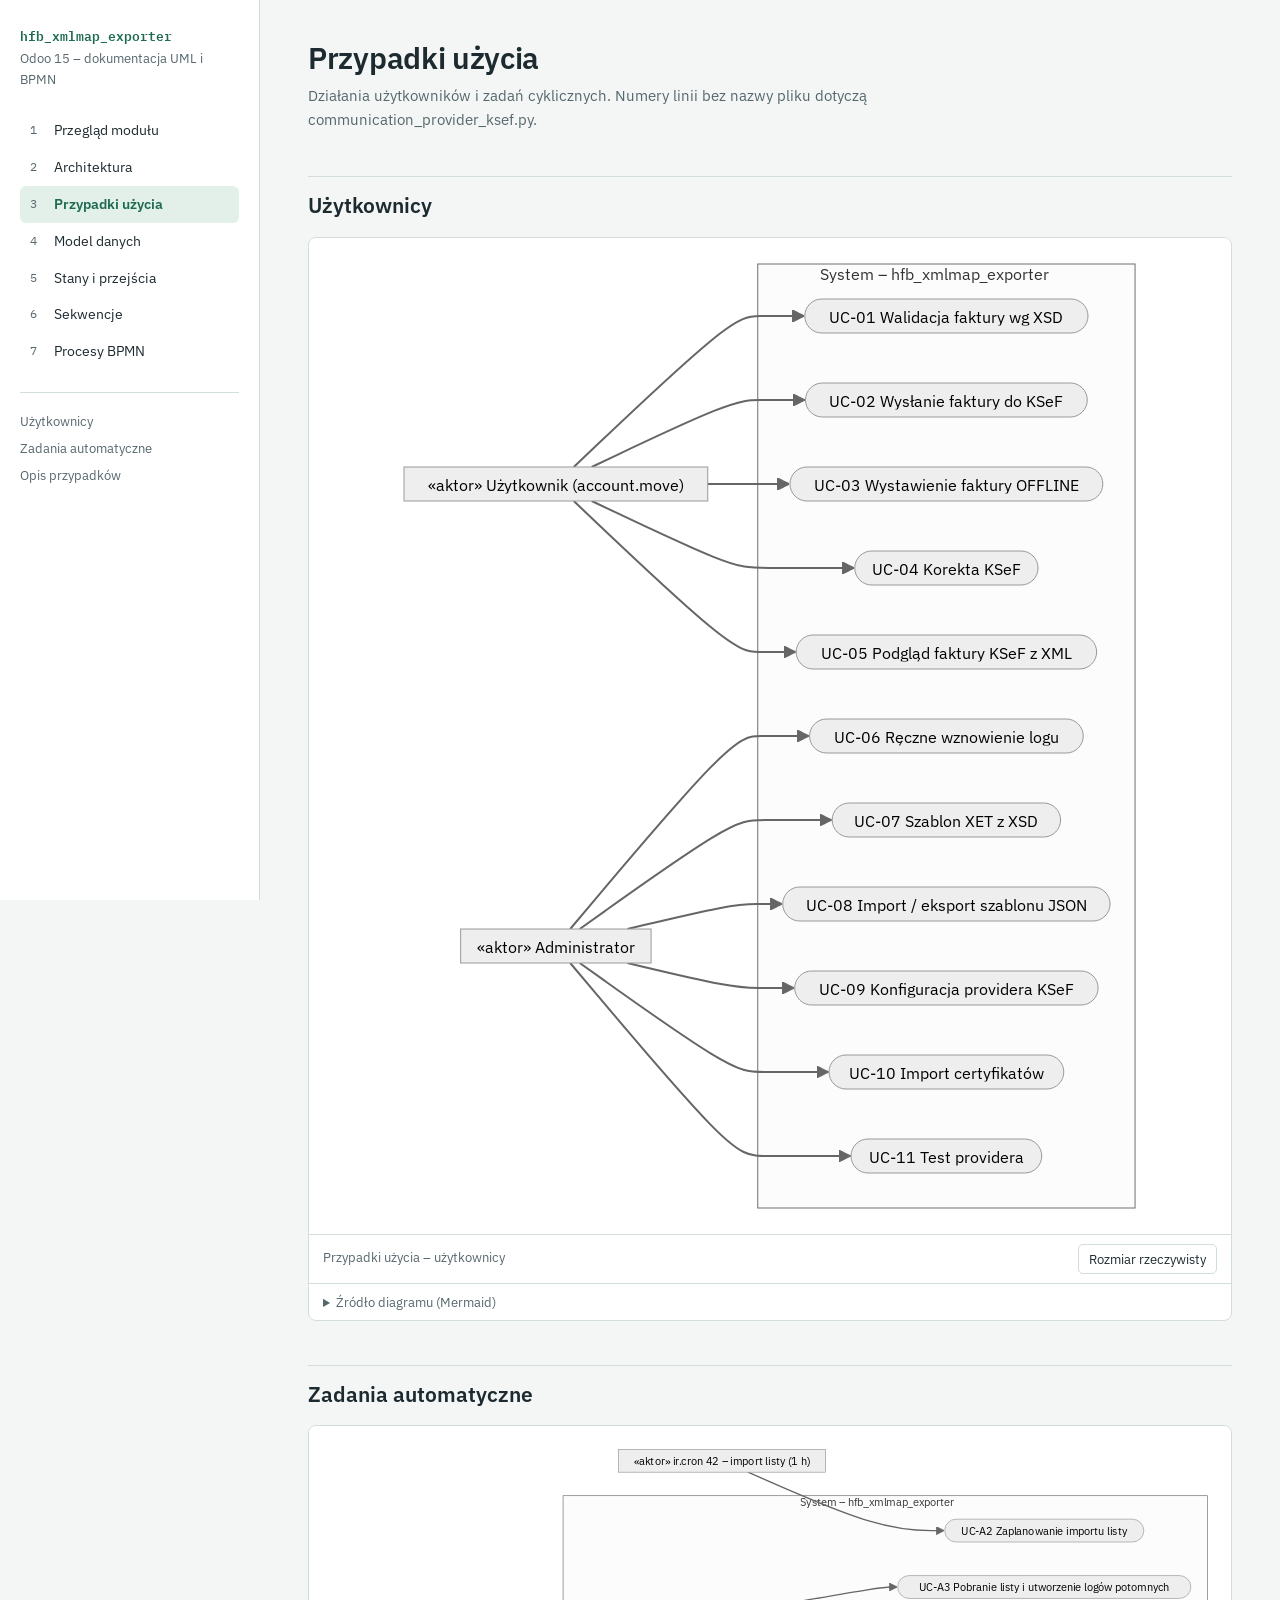
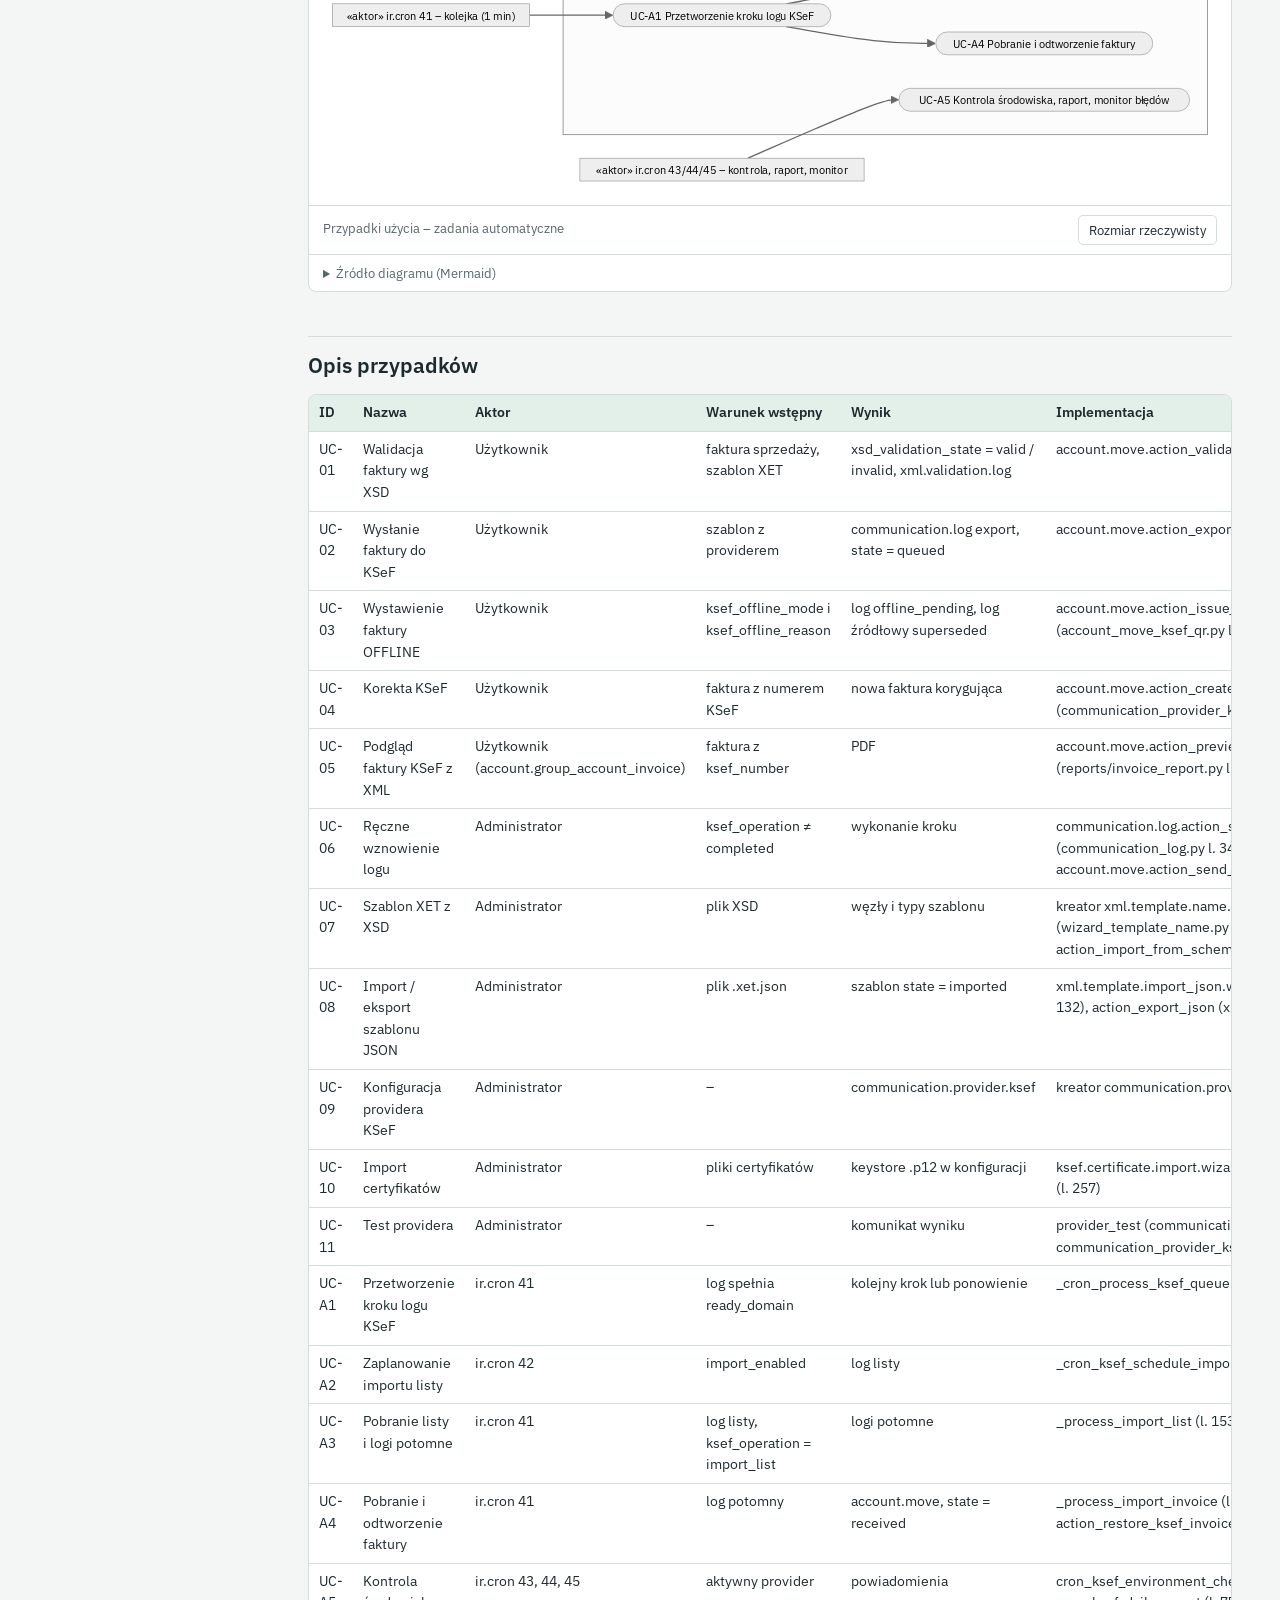
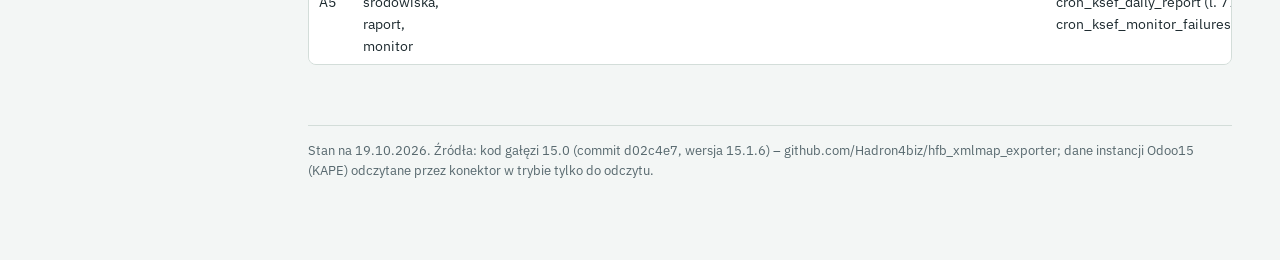
<file: hfb_xmlmap_exporter/static/description/doc/przypadki_uzycia.html>
<!DOCTYPE html>
<html lang="pl"><head><meta charset="utf-8">
<meta name="viewport" content="width=device-width, initial-scale=1">
<title>Przypadki użycia – hfb_xmlmap_exporter</title>
<link rel="preconnect" href="https://fonts.googleapis.com"><link rel="preconnect" href="https://fonts.gstatic.com" crossorigin>
<link href="https://fonts.googleapis.com/css2?family=IBM+Plex+Mono:wght@400;600&family=IBM+Plex+Sans:wght@400;600&display=swap" rel="stylesheet">
<style>
:root{
  --bg:#f3f6f5; --surface:#ffffff; --ink:#1d2a2f; --muted:#56676d; --line:#d3ddd9;
  --accent:#1e6b52; --accent-soft:#e3f0ea; --link:#245b8f; --warn:#8a5a12; --warn-soft:#fbf1df;
  --code:#eef2f1; --diagram:#ffffff; color-scheme:light;
}
@media (prefers-color-scheme: dark){
  :root:not([data-theme="light"]){
    --bg:#11191c; --surface:#172126; --ink:#e2ebe8; --muted:#9db0aa; --line:#2b3a3f;
    --accent:#62c49c; --accent-soft:#1c3129; --link:#8fbbe8; --warn:#e2b25e; --warn-soft:#2e2717;
    --code:#1f2b30; --diagram:#f7f9f8; color-scheme:dark;
  }
}
:root[data-theme="dark"]{
  --bg:#11191c; --surface:#172126; --ink:#e2ebe8; --muted:#9db0aa; --line:#2b3a3f;
  --accent:#62c49c; --accent-soft:#1c3129; --link:#8fbbe8; --warn:#e2b25e; --warn-soft:#2e2717;
  --code:#1f2b30; --diagram:#f7f9f8; color-scheme:dark;
}
*{box-sizing:border-box}
html{scroll-padding-top:16px}
body{margin:0;background:var(--bg);color:var(--ink);
  font:15px/1.6 "IBM Plex Sans","Segoe UI",system-ui,-apple-system,sans-serif}
a{color:var(--link)}
.layout{display:grid;grid-template-columns:260px minmax(0,1fr);min-height:100vh}
nav.side{position:sticky;top:0;height:100vh;overflow:auto;padding:28px 20px;border-right:1px solid var(--line);background:var(--surface)}
nav.side .mod{font:600 13px/1.3 "IBM Plex Mono",ui-monospace,monospace;color:var(--accent);word-break:break-all}
nav.side .sub{font-size:13px;color:var(--muted);margin:4px 0 22px}
nav.side ol{list-style:none;margin:0;padding:0;counter-reset:p}
nav.side li{counter-increment:p}
nav.side li a{display:flex;gap:10px;padding:7px 10px;border-radius:6px;text-decoration:none;color:var(--ink);font-size:14px}
nav.side li a::before{content:counter(p);color:var(--muted);font:12px/1.9 "IBM Plex Mono",monospace;min-width:14px}
nav.side li a:hover{background:var(--accent-soft)}
nav.side li a[aria-current="page"]{background:var(--accent-soft);color:var(--accent);font-weight:600}
nav.side .toc{margin-top:22px;padding-top:16px;border-top:1px solid var(--line);font-size:13px}
nav.side .toc a{display:block;padding:3px 0;color:var(--muted);text-decoration:none}
nav.side .toc a:hover{color:var(--ink)}
main{padding:40px 48px 80px;max-width:1280px}
header.page h1{font-size:30px;line-height:1.2;margin:0 0 8px;font-weight:600;letter-spacing:-.01em}
header.page p.lead{margin:0 0 28px;color:var(--muted);max-width:75ch}
h2{font-size:21px;margin:44px 0 10px;padding-top:12px;border-top:1px solid var(--line);font-weight:600}
h3{font-size:16px;margin:28px 0 8px;font-weight:600}
p,ul,ol{max-width:80ch}
code,.mono{font-family:"IBM Plex Mono",ui-monospace,SFMono-Regular,Menlo,monospace;font-size:.88em}
code{background:var(--code);padding:1px 5px;border-radius:4px}
.tablewrap{overflow-x:auto;margin:12px 0 18px;border:1px solid var(--line);border-radius:8px;background:var(--surface)}
table{border-collapse:collapse;width:100%;font-size:13.5px}
th,td{text-align:left;vertical-align:top;padding:7px 10px;border-bottom:1px solid var(--line)}
th{background:var(--accent-soft);font-weight:600;white-space:nowrap}
tr:last-child td{border-bottom:none}
td.num,th.num{text-align:right;font-variant-numeric:tabular-nums}
figure.dia{margin:14px 0 26px;border:1px solid var(--line);border-radius:8px;background:var(--surface);overflow:hidden}
figure.dia .canvas{background:var(--diagram);overflow:auto;padding:18px;line-height:normal;font-size:16px;color:#1d2a2f}
figure.dia .canvas svg{display:block;margin:0 auto;height:auto;max-width:100%}
figure.dia.zoom .canvas svg{max-width:none}
figure.dia figcaption{display:flex;justify-content:space-between;align-items:center;gap:12px;padding:9px 14px;border-top:1px solid var(--line);font-size:13px;color:var(--muted)}
figure.dia button{font:inherit;font-size:12.5px;padding:4px 10px;border:1px solid var(--line);border-radius:5px;background:var(--surface);color:var(--ink);cursor:pointer}
figure.dia button:focus-visible,nav a:focus-visible,summary:focus-visible{outline:2px solid var(--accent);outline-offset:2px}
details.src{margin:0;border-top:1px solid var(--line)}
details.src summary{cursor:pointer;padding:8px 14px;font-size:12.5px;color:var(--muted)}
details.src pre{margin:0;padding:12px 14px;background:var(--code);overflow:auto;font-size:12px;line-height:1.45}
.note{border-left:3px solid var(--accent);background:var(--accent-soft);padding:10px 14px;border-radius:0 6px 6px 0;margin:14px 0;max-width:80ch}
.note.warn{border-color:var(--warn);background:var(--warn-soft)}
.kv{display:grid;grid-template-columns:max-content 1fr;gap:4px 18px;font-size:14px;max-width:80ch}
.kv dt{color:var(--muted)}
.kv dd{margin:0}
footer{margin-top:60px;color:var(--muted);font-size:12.5px;border-top:1px solid var(--line);padding-top:14px}
@media (max-width:900px){
  .layout{grid-template-columns:1fr}
  nav.side{position:static;height:auto;border-right:none;border-bottom:1px solid var(--line)}
  main{padding:28px 18px 60px}
}
@media print{nav.side{display:none}.layout{display:block}figure.dia{break-inside:avoid}}
</style></head>
<body><div class="layout">
<nav class="side" aria-label="Dokumentacja">
<div class="mod">hfb_xmlmap_exporter</div><div class="sub">Odoo 15 – dokumentacja UML i BPMN</div>
<ol><li><a href="index.html">Przegląd modułu</a></li><li><a href="architektura.html">Architektura</a></li><li><a href="przypadki_uzycia.html" aria-current="page">Przypadki użycia</a></li><li><a href="model_danych.html">Model danych</a></li><li><a href="stany.html">Stany i przejścia</a></li><li><a href="sekwencje.html">Sekwencje</a></li><li><a href="procesy_bpmn.html">Procesy BPMN</a></li></ol><div class="toc"><a href="#uzytkownicy">Użytkownicy</a><a href="#automaty">Zadania automatyczne</a><a href="#tabela">Opis przypadków</a></div>
</nav>
<main>
<header class="page"><h1>Przypadki użycia</h1><p class="lead">Działania użytkowników i zadań cyklicznych. Numery linii bez nazwy pliku dotyczą communication_provider_ksef.py.</p></header>
<h2 id="uzytkownicy">Użytkownicy</h2><figure class="dia" id="dia-uc_users"><div class="canvas"><svg aria-roledescription="flowchart-v2" role="graphics-document document" viewBox="-8 -8 747.0625 960" height="960" xmlns="http://www.w3.org/2000/svg" width="747.0625" id="m_uc_users"><style>#m_uc_users{font-family:"IBM Plex Sans","Segoe UI",system-ui,sans-serif;font-size:16px;fill:#000000;}#m_uc_users .error-icon{fill:#552222;}#m_uc_users .error-text{fill:#552222;stroke:#552222;}#m_uc_users .edge-thickness-normal{stroke-width:2px;}#m_uc_users .edge-thickness-thick{stroke-width:3.5px;}#m_uc_users .edge-pattern-solid{stroke-dasharray:0;}#m_uc_users .edge-pattern-dashed{stroke-dasharray:3;}#m_uc_users .edge-pattern-dotted{stroke-dasharray:2;}#m_uc_users .marker{fill:#666;stroke:#666;}#m_uc_users .marker.cross{stroke:#666;}#m_uc_users svg{font-family:"IBM Plex Sans","Segoe UI",system-ui,sans-serif;font-size:16px;}#m_uc_users .label{font-family:"IBM Plex Sans","Segoe UI",system-ui,sans-serif;color:#000000;}#m_uc_users .cluster-label text{fill:#333;}#m_uc_users .cluster-label span,#m_uc_users p{color:#333;}#m_uc_users .label text,#m_uc_users span,#m_uc_users p{fill:#000000;color:#000000;}#m_uc_users .node rect,#m_uc_users .node circle,#m_uc_users .node ellipse,#m_uc_users .node polygon,#m_uc_users .node path{fill:#eee;stroke:#999;stroke-width:1px;}#m_uc_users .flowchart-label text{text-anchor:middle;}#m_uc_users .node .katex path{fill:#000;stroke:#000;stroke-width:1px;}#m_uc_users .node .label{text-align:center;}#m_uc_users .node.clickable{cursor:pointer;}#m_uc_users .arrowheadPath{fill:#333333;}#m_uc_users .edgePath .path{stroke:#666;stroke-width:2.0px;}#m_uc_users .flowchart-link{stroke:#666;fill:none;}#m_uc_users .edgeLabel{background-color:white;text-align:center;}#m_uc_users .edgeLabel rect{opacity:0.5;background-color:white;fill:white;}#m_uc_users .labelBkg{background-color:rgba(255, 255, 255, 0.5);}#m_uc_users .cluster rect{fill:hsl(0, 0%, 98.9215686275%);stroke:#707070;stroke-width:1px;}#m_uc_users .cluster text{fill:#333;}#m_uc_users .cluster span,#m_uc_users p{color:#333;}#m_uc_users div.mermaidTooltip{position:absolute;text-align:center;max-width:200px;padding:2px;font-family:"IBM Plex Sans","Segoe UI",system-ui,sans-serif;font-size:12px;background:hsl(-160, 0%, 93.3333333333%);border:1px solid #707070;border-radius:2px;pointer-events:none;z-index:100;}#m_uc_users .flowchartTitleText{text-anchor:middle;font-size:18px;fill:#000000;}#m_uc_users :root{--mermaid-font-family:"IBM Plex Sans","Segoe UI",system-ui,sans-serif;}</style><g><marker orient="auto" markerHeight="12" markerWidth="12" markerUnits="userSpaceOnUse" refY="5" refX="6" viewBox="0 0 10 10" class="marker flowchart" id="m_uc_users_flowchart-pointEnd"><path style="stroke-width: 1; stroke-dasharray: 1, 0;" class="arrowMarkerPath" d="M 0 0 L 10 5 L 0 10 z"></path></marker><marker orient="auto" markerHeight="12" markerWidth="12" markerUnits="userSpaceOnUse" refY="5" refX="4.5" viewBox="0 0 10 10" class="marker flowchart" id="m_uc_users_flowchart-pointStart"><path style="stroke-width: 1; stroke-dasharray: 1, 0;" class="arrowMarkerPath" d="M 0 5 L 10 10 L 10 0 z"></path></marker><marker orient="auto" markerHeight="11" markerWidth="11" markerUnits="userSpaceOnUse" refY="5" refX="11" viewBox="0 0 10 10" class="marker flowchart" id="m_uc_users_flowchart-circleEnd"><circle style="stroke-width: 1; stroke-dasharray: 1, 0;" class="arrowMarkerPath" r="5" cy="5" cx="5"></circle></marker><marker orient="auto" markerHeight="11" markerWidth="11" markerUnits="userSpaceOnUse" refY="5" refX="-1" viewBox="0 0 10 10" class="marker flowchart" id="m_uc_users_flowchart-circleStart"><circle style="stroke-width: 1; stroke-dasharray: 1, 0;" class="arrowMarkerPath" r="5" cy="5" cx="5"></circle></marker><marker orient="auto" markerHeight="11" markerWidth="11" markerUnits="userSpaceOnUse" refY="5.2" refX="12" viewBox="0 0 11 11" class="marker cross flowchart" id="m_uc_users_flowchart-crossEnd"><path style="stroke-width: 2; stroke-dasharray: 1, 0;" class="arrowMarkerPath" d="M 1,1 l 9,9 M 10,1 l -9,9"></path></marker><marker orient="auto" markerHeight="11" markerWidth="11" markerUnits="userSpaceOnUse" refY="5.2" refX="-1" viewBox="0 0 11 11" class="marker cross flowchart" id="m_uc_users_flowchart-crossStart"><path style="stroke-width: 2; stroke-dasharray: 1, 0;" class="arrowMarkerPath" d="M 1,1 l 9,9 M 10,1 l -9,9"></path></marker><g class="root"><g class="clusters"><g id="S" class="cluster default flowchart-label"><rect height="944" width="377.328125" y="0" x="353.734375" ry="0" rx="0" style=""></rect><g transform="translate(415.8671875, 0)" class="cluster-label"><foreignObject height="19" width="253.0625"><div style="display: inline-block; white-space: nowrap;" xmlns="http://www.w3.org/1999/xhtml"><span class="nodeLabel">System – hfb_xmlmap_exporter</span></div></foreignObject></g></g></g><g class="edgePaths"><path marker-end="url(#m_uc_users_flowchart-pointEnd)" style="fill:none;" class="edge-thickness-normal edge-pattern-solid flowchart-link LS-U LE-UC1" id="L-U-UC1-0" d="M169.764,203L196.259,177.833C222.754,152.667,275.744,102.333,306.406,77.167C337.068,52,345.401,52,356.528,52C367.655,52,381.576,52,388.536,52L395.497,52"></path><path marker-end="url(#m_uc_users_flowchart-pointEnd)" style="fill:none;" class="edge-thickness-normal edge-pattern-solid flowchart-link LS-U LE-UC2" id="L-U-UC2-0" d="M187.662,203L211.174,191.833C234.686,180.667,281.71,158.333,309.389,147.167C337.068,136,345.401,136,356.645,136C367.89,136,382.045,136,389.122,136L396.2,136"></path><path marker-end="url(#m_uc_users_flowchart-pointEnd)" style="fill:none;" class="edge-thickness-normal edge-pattern-solid flowchart-link LS-U LE-UC3" id="L-U-UC3-0" d="M303.734,220L307.901,220C312.068,220,320.401,220,328.734,220C337.068,220,345.401,220,354.055,220C362.71,220,371.685,220,376.173,220L380.661,220"></path><path marker-end="url(#m_uc_users_flowchart-pointEnd)" style="fill:none;" class="edge-thickness-normal edge-pattern-solid flowchart-link LS-U LE-UC4" id="L-U-UC4-0" d="M187.662,237L211.174,248.167C234.686,259.333,281.71,281.667,309.389,292.833C337.068,304,345.401,304,364.855,304C384.309,304,414.883,304,430.171,304L445.458,304"></path><path marker-end="url(#m_uc_users_flowchart-pointEnd)" style="fill:none;" class="edge-thickness-normal edge-pattern-solid flowchart-link LS-U LE-UC5" id="L-U-UC5-0" d="M169.764,237L196.259,262.167C222.754,287.333,275.744,337.667,306.406,362.833C337.068,388,345.401,388,355.089,388C364.778,388,375.821,388,381.342,388L386.864,388"></path><path marker-end="url(#m_uc_users_flowchart-pointEnd)" style="fill:none;" class="edge-thickness-normal edge-pattern-solid flowchart-link LS-A LE-UC6" id="L-A-UC6-0" d="M166.185,665L193.277,632.833C220.368,600.667,274.551,536.333,305.809,504.167C337.068,472,345.401,472,357.322,472C369.244,472,384.753,472,392.508,472L400.263,472"></path><path marker-end="url(#m_uc_users_flowchart-pointEnd)" style="fill:none;" class="edge-thickness-normal edge-pattern-solid flowchart-link LS-A LE-UC7" id="L-A-UC7-0" d="M175.73,665L201.231,646.833C226.732,628.667,277.733,592.333,307.4,574.167C337.068,556,345.401,556,361.092,556C376.783,556,399.831,556,411.355,556L422.88,556"></path><path marker-end="url(#m_uc_users_flowchart-pointEnd)" style="fill:none;" class="edge-thickness-normal edge-pattern-solid flowchart-link LS-A LE-UC8" id="L-A-UC8-0" d="M223.456,665L241.003,660.833C258.549,656.667,293.642,648.333,315.355,644.167C337.068,640,345.401,640,352.851,640C360.301,640,366.868,640,370.151,640L373.434,640"></path><path marker-end="url(#m_uc_users_flowchart-pointEnd)" style="fill:none;" class="edge-thickness-normal edge-pattern-solid flowchart-link LS-A LE-UC9" id="L-A-UC9-0" d="M223.456,699L241.003,703.167C258.549,707.333,293.642,715.667,315.355,719.833C337.068,724,345.401,724,354.847,724C364.293,724,374.852,724,380.132,724L385.411,724"></path><path marker-end="url(#m_uc_users_flowchart-pointEnd)" style="fill:none;" class="edge-thickness-normal edge-pattern-solid flowchart-link LS-A LE-UC10" id="L-A-UC10-0" d="M175.73,699L201.231,717.167C226.732,735.333,277.733,771.667,307.4,789.833C337.068,808,345.401,808,360.565,808C375.728,808,397.722,808,408.719,808L419.716,808"></path><path marker-end="url(#m_uc_users_flowchart-pointEnd)" style="fill:none;" class="edge-thickness-normal edge-pattern-solid flowchart-link LS-A LE-UC11" id="L-A-UC11-0" d="M166.185,699L193.277,731.167C220.368,763.333,274.551,827.667,305.809,859.833C337.068,892,345.401,892,364.239,892C383.077,892,412.42,892,427.091,892L441.763,892"></path></g><g class="edgeLabels"><g class="edgeLabel"><g transform="translate(0, 0)" class="label"><foreignObject height="0" width="0"><div style="display: inline-block; white-space: nowrap;" xmlns="http://www.w3.org/1999/xhtml"><span class="edgeLabel"></span></div></foreignObject></g></g><g class="edgeLabel"><g transform="translate(0, 0)" class="label"><foreignObject height="0" width="0"><div style="display: inline-block; white-space: nowrap;" xmlns="http://www.w3.org/1999/xhtml"><span class="edgeLabel"></span></div></foreignObject></g></g><g class="edgeLabel"><g transform="translate(0, 0)" class="label"><foreignObject height="0" width="0"><div style="display: inline-block; white-space: nowrap;" xmlns="http://www.w3.org/1999/xhtml"><span class="edgeLabel"></span></div></foreignObject></g></g><g class="edgeLabel"><g transform="translate(0, 0)" class="label"><foreignObject height="0" width="0"><div style="display: inline-block; white-space: nowrap;" xmlns="http://www.w3.org/1999/xhtml"><span class="edgeLabel"></span></div></foreignObject></g></g><g class="edgeLabel"><g transform="translate(0, 0)" class="label"><foreignObject height="0" width="0"><div style="display: inline-block; white-space: nowrap;" xmlns="http://www.w3.org/1999/xhtml"><span class="edgeLabel"></span></div></foreignObject></g></g><g class="edgeLabel"><g transform="translate(0, 0)" class="label"><foreignObject height="0" width="0"><div style="display: inline-block; white-space: nowrap;" xmlns="http://www.w3.org/1999/xhtml"><span class="edgeLabel"></span></div></foreignObject></g></g><g class="edgeLabel"><g transform="translate(0, 0)" class="label"><foreignObject height="0" width="0"><div style="display: inline-block; white-space: nowrap;" xmlns="http://www.w3.org/1999/xhtml"><span class="edgeLabel"></span></div></foreignObject></g></g><g class="edgeLabel"><g transform="translate(0, 0)" class="label"><foreignObject height="0" width="0"><div style="display: inline-block; white-space: nowrap;" xmlns="http://www.w3.org/1999/xhtml"><span class="edgeLabel"></span></div></foreignObject></g></g><g class="edgeLabel"><g transform="translate(0, 0)" class="label"><foreignObject height="0" width="0"><div style="display: inline-block; white-space: nowrap;" xmlns="http://www.w3.org/1999/xhtml"><span class="edgeLabel"></span></div></foreignObject></g></g><g class="edgeLabel"><g transform="translate(0, 0)" class="label"><foreignObject height="0" width="0"><div style="display: inline-block; white-space: nowrap;" xmlns="http://www.w3.org/1999/xhtml"><span class="edgeLabel"></span></div></foreignObject></g></g><g class="edgeLabel"><g transform="translate(0, 0)" class="label"><foreignObject height="0" width="0"><div style="display: inline-block; white-space: nowrap;" xmlns="http://www.w3.org/1999/xhtml"><span class="edgeLabel"></span></div></foreignObject></g></g></g><g class="nodes"><g transform="translate(542.3984375, 52)" data-id="UC1" data-node="true" id="flowchart-UC1-104" class="node default default flowchart-label"><rect height="34" width="283.203125" y="-17" x="-141.6015625" ry="17" rx="17" style=""></rect><g transform="translate(-129.8515625, -9.5)" style="" class="label"><rect></rect><foreignObject height="19" width="259.703125"><div style="display: inline-block; white-space: nowrap;" xmlns="http://www.w3.org/1999/xhtml"><span class="nodeLabel">UC-01 Walidacja faktury wg XSD</span></div></foreignObject></g></g><g transform="translate(542.3984375, 136)" data-id="UC2" data-node="true" id="flowchart-UC2-105" class="node default default flowchart-label"><rect height="34" width="281.796875" y="-17" x="-140.8984375" ry="17" rx="17" style=""></rect><g transform="translate(-129.1484375, -9.5)" style="" class="label"><rect></rect><foreignObject height="19" width="258.296875"><div style="display: inline-block; white-space: nowrap;" xmlns="http://www.w3.org/1999/xhtml"><span class="nodeLabel">UC-02 Wysłanie faktury do KSeF</span></div></foreignObject></g></g><g transform="translate(542.3984375, 220)" data-id="UC3" data-node="true" id="flowchart-UC3-106" class="node default default flowchart-label"><rect height="34" width="312.875" y="-17" x="-156.4375" ry="17" rx="17" style=""></rect><g transform="translate(-144.6875, -9.5)" style="" class="label"><rect></rect><foreignObject height="19" width="289.375"><div style="display: inline-block; white-space: nowrap;" xmlns="http://www.w3.org/1999/xhtml"><span class="nodeLabel">UC-03 Wystawienie faktury OFFLINE</span></div></foreignObject></g></g><g transform="translate(542.3984375, 304)" data-id="UC4" data-node="true" id="flowchart-UC4-107" class="node default default flowchart-label"><rect height="34" width="183.28125" y="-17" x="-91.640625" ry="17" rx="17" style=""></rect><g transform="translate(-79.890625, -9.5)" style="" class="label"><rect></rect><foreignObject height="19" width="159.78125"><div style="display: inline-block; white-space: nowrap;" xmlns="http://www.w3.org/1999/xhtml"><span class="nodeLabel">UC-04 Korekta KSeF</span></div></foreignObject></g></g><g transform="translate(542.3984375, 388)" data-id="UC5" data-node="true" id="flowchart-UC5-108" class="node default default flowchart-label"><rect height="34" width="300.46875" y="-17" x="-150.234375" ry="17" rx="17" style=""></rect><g transform="translate(-138.484375, -9.5)" style="" class="label"><rect></rect><foreignObject height="19" width="276.96875"><div style="display: inline-block; white-space: nowrap;" xmlns="http://www.w3.org/1999/xhtml"><span class="nodeLabel">UC-05 Podgląd faktury KSeF z XML</span></div></foreignObject></g></g><g transform="translate(542.3984375, 472)" data-id="UC6" data-node="true" id="flowchart-UC6-109" class="node default default flowchart-label"><rect height="34" width="273.671875" y="-17" x="-136.8359375" ry="17" rx="17" style=""></rect><g transform="translate(-125.0859375, -9.5)" style="" class="label"><rect></rect><foreignObject height="19" width="250.171875"><div style="display: inline-block; white-space: nowrap;" xmlns="http://www.w3.org/1999/xhtml"><span class="nodeLabel">UC-06 Ręczne wznowienie logu</span></div></foreignObject></g></g><g transform="translate(542.3984375, 556)" data-id="UC7" data-node="true" id="flowchart-UC7-110" class="node default default flowchart-label"><rect height="34" width="228.4375" y="-17" x="-114.21875" ry="17" rx="17" style=""></rect><g transform="translate(-102.46875, -9.5)" style="" class="label"><rect></rect><foreignObject height="19" width="204.9375"><div style="display: inline-block; white-space: nowrap;" xmlns="http://www.w3.org/1999/xhtml"><span class="nodeLabel">UC-07 Szablon XET z XSD</span></div></foreignObject></g></g><g transform="translate(542.3984375, 640)" data-id="UC8" data-node="true" id="flowchart-UC8-111" class="node default default flowchart-label"><rect height="34" width="327.328125" y="-17" x="-163.6640625" ry="17" rx="17" style=""></rect><g transform="translate(-151.9140625, -9.5)" style="" class="label"><rect></rect><foreignObject height="19" width="303.828125"><div style="display: inline-block; white-space: nowrap;" xmlns="http://www.w3.org/1999/xhtml"><span class="nodeLabel">UC-08 Import / eksport szablonu JSON</span></div></foreignObject></g></g><g transform="translate(542.3984375, 724)" data-id="UC9" data-node="true" id="flowchart-UC9-112" class="node default default flowchart-label"><rect height="34" width="303.375" y="-17" x="-151.6875" ry="17" rx="17" style=""></rect><g transform="translate(-139.9375, -9.5)" style="" class="label"><rect></rect><foreignObject height="19" width="279.875"><div style="display: inline-block; white-space: nowrap;" xmlns="http://www.w3.org/1999/xhtml"><span class="nodeLabel">UC-09 Konfiguracja providera KSeF</span></div></foreignObject></g></g><g transform="translate(542.3984375, 808)" data-id="UC10" data-node="true" id="flowchart-UC10-113" class="node default default flowchart-label"><rect height="34" width="234.765625" y="-17" x="-117.3828125" ry="17" rx="17" style=""></rect><g transform="translate(-105.6328125, -9.5)" style="" class="label"><rect></rect><foreignObject height="19" width="211.265625"><div style="display: inline-block; white-space: nowrap;" xmlns="http://www.w3.org/1999/xhtml"><span class="nodeLabel">UC-10 Import certyfikatów</span></div></foreignObject></g></g><g transform="translate(542.3984375, 892)" data-id="UC11" data-node="true" id="flowchart-UC11-114" class="node default default flowchart-label"><rect height="34" width="190.671875" y="-17" x="-95.3359375" ry="17" rx="17" style=""></rect><g transform="translate(-83.5859375, -9.5)" style="" class="label"><rect></rect><foreignObject height="19" width="167.171875"><div style="display: inline-block; white-space: nowrap;" xmlns="http://www.w3.org/1999/xhtml"><span class="nodeLabel">UC-11 Test providera</span></div></foreignObject></g></g><g transform="translate(151.8671875, 220)" data-id="U" data-node="true" id="flowchart-U-102" class="node default default flowchart-label"><rect height="34" width="303.734375" y="-17" x="-151.8671875" ry="0" rx="0" style="" class="basic label-container"></rect><g transform="translate(-144.3671875, -9.5)" style="" class="label"><rect></rect><foreignObject height="19" width="288.734375"><div style="display: inline-block; white-space: nowrap;" xmlns="http://www.w3.org/1999/xhtml"><span class="nodeLabel">«aktor» Użytkownik (account.move)</span></div></foreignObject></g></g><g transform="translate(151.8671875, 682)" data-id="A" data-node="true" id="flowchart-A-103" class="node default default flowchart-label"><rect height="34" width="190.453125" y="-17" x="-95.2265625" ry="0" rx="0" style="" class="basic label-container"></rect><g transform="translate(-87.7265625, -9.5)" style="" class="label"><rect></rect><foreignObject height="19" width="175.453125"><div style="display: inline-block; white-space: nowrap;" xmlns="http://www.w3.org/1999/xhtml"><span class="nodeLabel">«aktor» Administrator</span></div></foreignObject></g></g></g></g></g></svg></div><figcaption><span>Przypadki użycia – użytkownicy</span><button type="button" class="zoom" aria-pressed="false">Rozmiar rzeczywisty</button></figcaption><details class="src"><summary>Źródło diagramu (Mermaid)</summary><pre>flowchart LR
  U[&quot;«aktor» Użytkownik (account.move)&quot;]
  A[&quot;«aktor» Administrator&quot;]
  subgraph S[&quot;System – hfb_xmlmap_exporter&quot;]
    UC1([&quot;UC-01 Walidacja faktury wg XSD&quot;])
    UC2([&quot;UC-02 Wysłanie faktury do KSeF&quot;])
    UC3([&quot;UC-03 Wystawienie faktury OFFLINE&quot;])
    UC4([&quot;UC-04 Korekta KSeF&quot;])
    UC5([&quot;UC-05 Podgląd faktury KSeF z XML&quot;])
    UC6([&quot;UC-06 Ręczne wznowienie logu&quot;])
    UC7([&quot;UC-07 Szablon XET z XSD&quot;])
    UC8([&quot;UC-08 Import / eksport szablonu JSON&quot;])
    UC9([&quot;UC-09 Konfiguracja providera KSeF&quot;])
    UC10([&quot;UC-10 Import certyfikatów&quot;])
    UC11([&quot;UC-11 Test providera&quot;])
  end
  U --&gt; UC1
  U --&gt; UC2
  U --&gt; UC3
  U --&gt; UC4
  U --&gt; UC5
  A --&gt; UC6
  A --&gt; UC7
  A --&gt; UC8
  A --&gt; UC9
  A --&gt; UC10
  A --&gt; UC11</pre></details></figure><h2 id="automaty">Zadania automatyczne</h2><figure class="dia" id="dia-uc_auto"><div class="canvas"><svg aria-roledescription="flowchart-v2" role="graphics-document document" viewBox="-8 -8 1319.625 510" height="510" xmlns="http://www.w3.org/2000/svg" width="1319.625" id="m_uc_auto"><style>#m_uc_auto{font-family:"IBM Plex Sans","Segoe UI",system-ui,sans-serif;font-size:16px;fill:#000000;}#m_uc_auto .error-icon{fill:#552222;}#m_uc_auto .error-text{fill:#552222;stroke:#552222;}#m_uc_auto .edge-thickness-normal{stroke-width:2px;}#m_uc_auto .edge-thickness-thick{stroke-width:3.5px;}#m_uc_auto .edge-pattern-solid{stroke-dasharray:0;}#m_uc_auto .edge-pattern-dashed{stroke-dasharray:3;}#m_uc_auto .edge-pattern-dotted{stroke-dasharray:2;}#m_uc_auto .marker{fill:#666;stroke:#666;}#m_uc_auto .marker.cross{stroke:#666;}#m_uc_auto svg{font-family:"IBM Plex Sans","Segoe UI",system-ui,sans-serif;font-size:16px;}#m_uc_auto .label{font-family:"IBM Plex Sans","Segoe UI",system-ui,sans-serif;color:#000000;}#m_uc_auto .cluster-label text{fill:#333;}#m_uc_auto .cluster-label span,#m_uc_auto p{color:#333;}#m_uc_auto .label text,#m_uc_auto span,#m_uc_auto p{fill:#000000;color:#000000;}#m_uc_auto .node rect,#m_uc_auto .node circle,#m_uc_auto .node ellipse,#m_uc_auto .node polygon,#m_uc_auto .node path{fill:#eee;stroke:#999;stroke-width:1px;}#m_uc_auto .flowchart-label text{text-anchor:middle;}#m_uc_auto .node .katex path{fill:#000;stroke:#000;stroke-width:1px;}#m_uc_auto .node .label{text-align:center;}#m_uc_auto .node.clickable{cursor:pointer;}#m_uc_auto .arrowheadPath{fill:#333333;}#m_uc_auto .edgePath .path{stroke:#666;stroke-width:2.0px;}#m_uc_auto .flowchart-link{stroke:#666;fill:none;}#m_uc_auto .edgeLabel{background-color:white;text-align:center;}#m_uc_auto .edgeLabel rect{opacity:0.5;background-color:white;fill:white;}#m_uc_auto .labelBkg{background-color:rgba(255, 255, 255, 0.5);}#m_uc_auto .cluster rect{fill:hsl(0, 0%, 98.9215686275%);stroke:#707070;stroke-width:1px;}#m_uc_auto .cluster text{fill:#333;}#m_uc_auto .cluster span,#m_uc_auto p{color:#333;}#m_uc_auto div.mermaidTooltip{position:absolute;text-align:center;max-width:200px;padding:2px;font-family:"IBM Plex Sans","Segoe UI",system-ui,sans-serif;font-size:12px;background:hsl(-160, 0%, 93.3333333333%);border:1px solid #707070;border-radius:2px;pointer-events:none;z-index:100;}#m_uc_auto .flowchartTitleText{text-anchor:middle;font-size:18px;fill:#000000;}#m_uc_auto :root{--mermaid-font-family:"IBM Plex Sans","Segoe UI",system-ui,sans-serif;}</style><g><marker orient="auto" markerHeight="12" markerWidth="12" markerUnits="userSpaceOnUse" refY="5" refX="6" viewBox="0 0 10 10" class="marker flowchart" id="m_uc_auto_flowchart-pointEnd"><path style="stroke-width: 1; stroke-dasharray: 1, 0;" class="arrowMarkerPath" d="M 0 0 L 10 5 L 0 10 z"></path></marker><marker orient="auto" markerHeight="12" markerWidth="12" markerUnits="userSpaceOnUse" refY="5" refX="4.5" viewBox="0 0 10 10" class="marker flowchart" id="m_uc_auto_flowchart-pointStart"><path style="stroke-width: 1; stroke-dasharray: 1, 0;" class="arrowMarkerPath" d="M 0 5 L 10 10 L 10 0 z"></path></marker><marker orient="auto" markerHeight="11" markerWidth="11" markerUnits="userSpaceOnUse" refY="5" refX="11" viewBox="0 0 10 10" class="marker flowchart" id="m_uc_auto_flowchart-circleEnd"><circle style="stroke-width: 1; stroke-dasharray: 1, 0;" class="arrowMarkerPath" r="5" cy="5" cx="5"></circle></marker><marker orient="auto" markerHeight="11" markerWidth="11" markerUnits="userSpaceOnUse" refY="5" refX="-1" viewBox="0 0 10 10" class="marker flowchart" id="m_uc_auto_flowchart-circleStart"><circle style="stroke-width: 1; stroke-dasharray: 1, 0;" class="arrowMarkerPath" r="5" cy="5" cx="5"></circle></marker><marker orient="auto" markerHeight="11" markerWidth="11" markerUnits="userSpaceOnUse" refY="5.2" refX="12" viewBox="0 0 11 11" class="marker cross flowchart" id="m_uc_auto_flowchart-crossEnd"><path style="stroke-width: 2; stroke-dasharray: 1, 0;" class="arrowMarkerPath" d="M 1,1 l 9,9 M 10,1 l -9,9"></path></marker><marker orient="auto" markerHeight="11" markerWidth="11" markerUnits="userSpaceOnUse" refY="5.2" refX="-1" viewBox="0 0 11 11" class="marker cross flowchart" id="m_uc_auto_flowchart-crossStart"><path style="stroke-width: 2; stroke-dasharray: 1, 0;" class="arrowMarkerPath" d="M 1,1 l 9,9 M 10,1 l -9,9"></path></marker><g class="root"><g class="clusters"><g id="S" class="cluster default flowchart-label"><rect height="356" width="960.015625" y="69" x="343.609375" ry="0" rx="0" style=""></rect><g transform="translate(697.0859375, 69)" class="cluster-label"><foreignObject height="19" width="253.0625"><div style="display: inline-block; white-space: nowrap;" xmlns="http://www.w3.org/1999/xhtml"><span class="nodeLabel">System – hfb_xmlmap_exporter</span></div></foreignObject></g></g></g><g class="edgePaths"><path marker-end="url(#m_uc_auto_flowchart-pointEnd)" style="fill:none;" class="edge-thickness-normal edge-pattern-solid flowchart-link LS-C1 LE-UA1" id="L-C1-UA1-0" d="M293.609,247L297.776,247C301.943,247,310.276,247,318.609,247C326.943,247,335.276,247,350.984,247C366.692,247,389.774,247,401.315,247L412.856,247"></path><path marker-end="url(#m_uc_auto_flowchart-pointEnd)" style="fill:none;" class="edge-thickness-normal edge-pattern-solid flowchart-link LS-UA1 LE-UA3" id="L-UA1-UA3-0" d="M676.099,230L699.58,225.833C723.061,221.667,770.023,213.333,796.787,209.167C823.551,205,830.118,205,833.401,205L836.684,205"></path><path marker-end="url(#m_uc_auto_flowchart-pointEnd)" style="fill:none;" class="edge-thickness-normal edge-pattern-solid flowchart-link LS-UA1 LE-UA4" id="L-UA1-UA4-0" d="M676.099,264L699.58,268.167C723.061,272.333,770.023,280.667,806.252,284.833C842.481,289,867.977,289,880.725,289L893.473,289"></path><path marker-end="url(#m_uc_auto_flowchart-pointEnd)" style="fill:none;" class="edge-thickness-normal edge-pattern-solid flowchart-link LS-C2 LE-UA2" id="L-C2-UA2-0" d="M618.986,34L651.986,48.5C684.986,63,750.985,92,798.942,106.5C846.9,121,876.816,121,891.773,121L906.731,121"></path><path marker-end="url(#m_uc_auto_flowchart-pointEnd)" style="fill:none;" class="edge-thickness-normal edge-pattern-solid flowchart-link LS-C3 LE-UA5" id="L-C3-UA5-0" d="M618.986,460L651.986,445.5C684.986,431,750.985,402,787.57,387.5C824.155,373,831.326,373,834.911,373L838.497,373"></path></g><g class="edgeLabels"><g class="edgeLabel"><g transform="translate(0, 0)" class="label"><foreignObject height="0" width="0"><div style="display: inline-block; white-space: nowrap;" xmlns="http://www.w3.org/1999/xhtml"><span class="edgeLabel"></span></div></foreignObject></g></g><g class="edgeLabel"><g transform="translate(0, 0)" class="label"><foreignObject height="0" width="0"><div style="display: inline-block; white-space: nowrap;" xmlns="http://www.w3.org/1999/xhtml"><span class="edgeLabel"></span></div></foreignObject></g></g><g class="edgeLabel"><g transform="translate(0, 0)" class="label"><foreignObject height="0" width="0"><div style="display: inline-block; white-space: nowrap;" xmlns="http://www.w3.org/1999/xhtml"><span class="edgeLabel"></span></div></foreignObject></g></g><g class="edgeLabel"><g transform="translate(0, 0)" class="label"><foreignObject height="0" width="0"><div style="display: inline-block; white-space: nowrap;" xmlns="http://www.w3.org/1999/xhtml"><span class="edgeLabel"></span></div></foreignObject></g></g><g class="edgeLabel"><g transform="translate(0, 0)" class="label"><foreignObject height="0" width="0"><div style="display: inline-block; white-space: nowrap;" xmlns="http://www.w3.org/1999/xhtml"><span class="edgeLabel"></span></div></foreignObject></g></g></g><g class="nodes"><g transform="translate(580.296875, 247)" data-id="UA1" data-node="true" id="flowchart-UA1-141" class="node default default flowchart-label"><rect height="34" width="324.28125" y="-17" x="-162.140625" ry="17" rx="17" style=""></rect><g transform="translate(-150.390625, -9.5)" style="" class="label"><rect></rect><foreignObject height="19" width="300.78125"><div style="display: inline-block; white-space: nowrap;" xmlns="http://www.w3.org/1999/xhtml"><span class="nodeLabel">UC-A1 Przetworzenie kroku logu KSeF</span></div></foreignObject></g></g><g transform="translate(1060.3046875, 121)" data-id="UA2" data-node="true" id="flowchart-UA2-142" class="node default default flowchart-label"><rect height="34" width="296.546875" y="-17" x="-148.2734375" ry="17" rx="17" style=""></rect><g transform="translate(-136.5234375, -9.5)" style="" class="label"><rect></rect><foreignObject height="19" width="273.046875"><div style="display: inline-block; white-space: nowrap;" xmlns="http://www.w3.org/1999/xhtml"><span class="nodeLabel">UC-A2 Zaplanowanie importu listy</span></div></foreignObject></g></g><g transform="translate(1060.3046875, 205)" data-id="UA3" data-node="true" id="flowchart-UA3-143" class="node default default flowchart-label"><rect height="34" width="436.640625" y="-17" x="-218.3203125" ry="17" rx="17" style=""></rect><g transform="translate(-206.5703125, -9.5)" style="" class="label"><rect></rect><foreignObject height="19" width="413.140625"><div style="display: inline-block; white-space: nowrap;" xmlns="http://www.w3.org/1999/xhtml"><span class="nodeLabel">UC-A3 Pobranie listy i utworzenie logów potomnych</span></div></foreignObject></g></g><g transform="translate(1060.3046875, 289)" data-id="UA4" data-node="true" id="flowchart-UA4-144" class="node default default flowchart-label"><rect height="34" width="323.0625" y="-17" x="-161.53125" ry="17" rx="17" style=""></rect><g transform="translate(-149.78125, -9.5)" style="" class="label"><rect></rect><foreignObject height="19" width="299.5625"><div style="display: inline-block; white-space: nowrap;" xmlns="http://www.w3.org/1999/xhtml"><span class="nodeLabel">UC-A4 Pobranie i odtworzenie faktury</span></div></foreignObject></g></g><g transform="translate(1060.3046875, 373)" data-id="UA5" data-node="true" id="flowchart-UA5-145" class="node default default flowchart-label"><rect height="34" width="433.015625" y="-17" x="-216.5078125" ry="17" rx="17" style=""></rect><g transform="translate(-204.7578125, -9.5)" style="" class="label"><rect></rect><foreignObject height="19" width="409.515625"><div style="display: inline-block; white-space: nowrap;" xmlns="http://www.w3.org/1999/xhtml"><span class="nodeLabel">UC-A5 Kontrola środowiska, raport, monitor błędów</span></div></foreignObject></g></g><g transform="translate(146.8046875, 247)" data-id="C1" data-node="true" id="flowchart-C1-138" class="node default default flowchart-label"><rect height="34" width="293.609375" y="-17" x="-146.8046875" ry="0" rx="0" style="" class="basic label-container"></rect><g transform="translate(-139.3046875, -9.5)" style="" class="label"><rect></rect><foreignObject height="19" width="278.609375"><div style="display: inline-block; white-space: nowrap;" xmlns="http://www.w3.org/1999/xhtml"><span class="nodeLabel">«aktor» ir.cron 41 – kolejka (1 min)</span></div></foreignObject></g></g><g transform="translate(580.296875, 17)" data-id="C2" data-node="true" id="flowchart-C2-139" class="node default default flowchart-label"><rect height="34" width="308.453125" y="-17" x="-154.2265625" ry="0" rx="0" style="" class="basic label-container"></rect><g transform="translate(-146.7265625, -9.5)" style="" class="label"><rect></rect><foreignObject height="19" width="293.453125"><div style="display: inline-block; white-space: nowrap;" xmlns="http://www.w3.org/1999/xhtml"><span class="nodeLabel">«aktor» ir.cron 42 – import listy (1 h)</span></div></foreignObject></g></g><g transform="translate(580.296875, 477)" data-id="C3" data-node="true" id="flowchart-C3-140" class="node default default flowchart-label"><rect height="34" width="423.375" y="-17" x="-211.6875" ry="0" rx="0" style="" class="basic label-container"></rect><g transform="translate(-204.1875, -9.5)" style="" class="label"><rect></rect><foreignObject height="19" width="408.375"><div style="display: inline-block; white-space: nowrap;" xmlns="http://www.w3.org/1999/xhtml"><span class="nodeLabel">«aktor» ir.cron 43/44/45 – kontrola, raport, monitor</span></div></foreignObject></g></g></g></g></g></svg></div><figcaption><span>Przypadki użycia – zadania automatyczne</span><button type="button" class="zoom" aria-pressed="false">Rozmiar rzeczywisty</button></figcaption><details class="src"><summary>Źródło diagramu (Mermaid)</summary><pre>flowchart LR
  C1[&quot;«aktor» ir.cron 41 – kolejka (1 min)&quot;]
  C2[&quot;«aktor» ir.cron 42 – import listy (1 h)&quot;]
  C3[&quot;«aktor» ir.cron 43/44/45 – kontrola, raport, monitor&quot;]
  subgraph S[&quot;System – hfb_xmlmap_exporter&quot;]
    UA1([&quot;UC-A1 Przetworzenie kroku logu KSeF&quot;])
    UA2([&quot;UC-A2 Zaplanowanie importu listy&quot;])
    UA3([&quot;UC-A3 Pobranie listy i utworzenie logów potomnych&quot;])
    UA4([&quot;UC-A4 Pobranie i odtworzenie faktury&quot;])
    UA5([&quot;UC-A5 Kontrola środowiska, raport, monitor błędów&quot;])
  end
  C1 --&gt; UA1
  UA1 --&gt; UA3
  UA1 --&gt; UA4
  C2 --&gt; UA2
  C3 --&gt; UA5</pre></details></figure><h2 id="tabela">Opis przypadków</h2><div class="tablewrap"><table><thead><tr><th>ID</th><th>Nazwa</th><th>Aktor</th><th>Warunek wstępny</th><th>Wynik</th><th>Implementacja</th></tr></thead><tbody><tr><td>UC-01</td><td>Walidacja faktury wg XSD</td><td>Użytkownik</td><td>faktura sprzedaży, szablon XET</td><td>xsd_validation_state = valid / invalid, xml.validation.log</td><td>account.move.action_validate_template (invoice.py l. 267)</td></tr><tr><td>UC-02</td><td>Wysłanie faktury do KSeF</td><td>Użytkownik</td><td>szablon z providerem</td><td>communication.log export, state = queued</td><td>account.move.action_export_xml (invoice.py l. 488)</td></tr><tr><td>UC-03</td><td>Wystawienie faktury OFFLINE</td><td>Użytkownik</td><td>ksef_offline_mode i ksef_offline_reason</td><td>log offline_pending, log źródłowy superseded</td><td>account.move.action_issue_ksef_offline (account_move_ksef_qr.py l. 537)</td></tr><tr><td>UC-04</td><td>Korekta KSeF</td><td>Użytkownik</td><td>faktura z numerem KSeF</td><td>nowa faktura korygująca</td><td>account.move.action_create_ksef_correction (communication_provider_ksef_base.py l. 1029)</td></tr><tr><td>UC-05</td><td>Podgląd faktury KSeF z XML</td><td>Użytkownik (account.group_account_invoice)</td><td>faktura z ksef_number</td><td>PDF</td><td>account.move.action_preview_ksef_pdf (reports/invoice_report.py l. 1441)</td></tr><tr><td>UC-06</td><td>Ręczne wznowienie logu</td><td>Administrator</td><td>ksef_operation ≠ completed</td><td>wykonanie kroku</td><td>communication.log.action_send_manual (communication_log.py l. 347); account.move.action_send_manual (invoice.py l. 395)</td></tr><tr><td>UC-07</td><td>Szablon XET z XSD</td><td>Administrator</td><td>plik XSD</td><td>węzły i typy szablonu</td><td>kreator xml.template.name.wizard (wizard_template_name.py l. 152), action_import_from_schema (xml_template.py l. 240)</td></tr><tr><td>UC-08</td><td>Import / eksport szablonu JSON</td><td>Administrator</td><td>plik .xet.json</td><td>szablon state = imported</td><td>xml.template.import_json.wizard.action_import_json (l. 132), action_export_json (xml_export_template.py l. 325)</td></tr><tr><td>UC-09</td><td>Konfiguracja providera KSeF</td><td>Administrator</td><td>–</td><td>communication.provider.ksef</td><td>kreator communication.provider.config.wizard (l. 67)</td></tr><tr><td>UC-10</td><td>Import certyfikatów</td><td>Administrator</td><td>pliki certyfikatów</td><td>keystore .p12 w konfiguracji</td><td>ksef.certificate.import.wizard.action_validate_and_convert (l. 257)</td></tr><tr><td>UC-11</td><td>Test providera</td><td>Administrator</td><td>–</td><td>komunikat wyniku</td><td>provider_test (communication_provider.py l. 451, communication_provider_ksef.py l. 5654)</td></tr><tr><td>UC-A1</td><td>Przetworzenie kroku logu KSeF</td><td>ir.cron 41</td><td>log spełnia ready_domain</td><td>kolejny krok lub ponowienie</td><td>_cron_process_ksef_queue (l. 824)</td></tr><tr><td>UC-A2</td><td>Zaplanowanie importu listy</td><td>ir.cron 42</td><td>import_enabled</td><td>log listy</td><td>_cron_ksef_schedule_import_list (l. 4682)</td></tr><tr><td>UC-A3</td><td>Pobranie listy i logi potomne</td><td>ir.cron 41</td><td>log listy, ksef_operation = import_list</td><td>logi potomne</td><td>_process_import_list (l. 1534)</td></tr><tr><td>UC-A4</td><td>Pobranie i odtworzenie faktury</td><td>ir.cron 41</td><td>log potomny</td><td>account.move, state = received</td><td>_process_import_invoice (l. 1445), action_restore_ksef_invoice (addons l. 838)</td></tr><tr><td>UC-A5</td><td>Kontrola środowiska, raport, monitor</td><td>ir.cron 43, 44, 45</td><td>aktywny provider</td><td>powiadomienia</td><td>cron_ksef_environment_check (l. 896), cron_ksef_daily_report (l. 779), cron_ksef_monitor_failures (l. 729)</td></tr></tbody></table></div>
<footer>Stan na 19.10.2026. Źródła: kod gałęzi 15.0 (commit d02c4e7, wersja 15.1.6) – github.com/Hadron4biz/hfb_xmlmap_exporter; dane instancji Odoo15 (KAPE) odczytane przez konektor w trybie tylko do odczytu.</footer>
</main></div>
<script>
document.querySelectorAll('figure.dia button.zoom').forEach(b=>{
  b.addEventListener('click',()=>{const f=b.closest('figure');const z=f.classList.toggle('zoom');
    b.textContent=z?'Dopasuj do szerokości':'Rozmiar rzeczywisty';b.setAttribute('aria-pressed',z)});
});
</script>
</body></html>
</file>
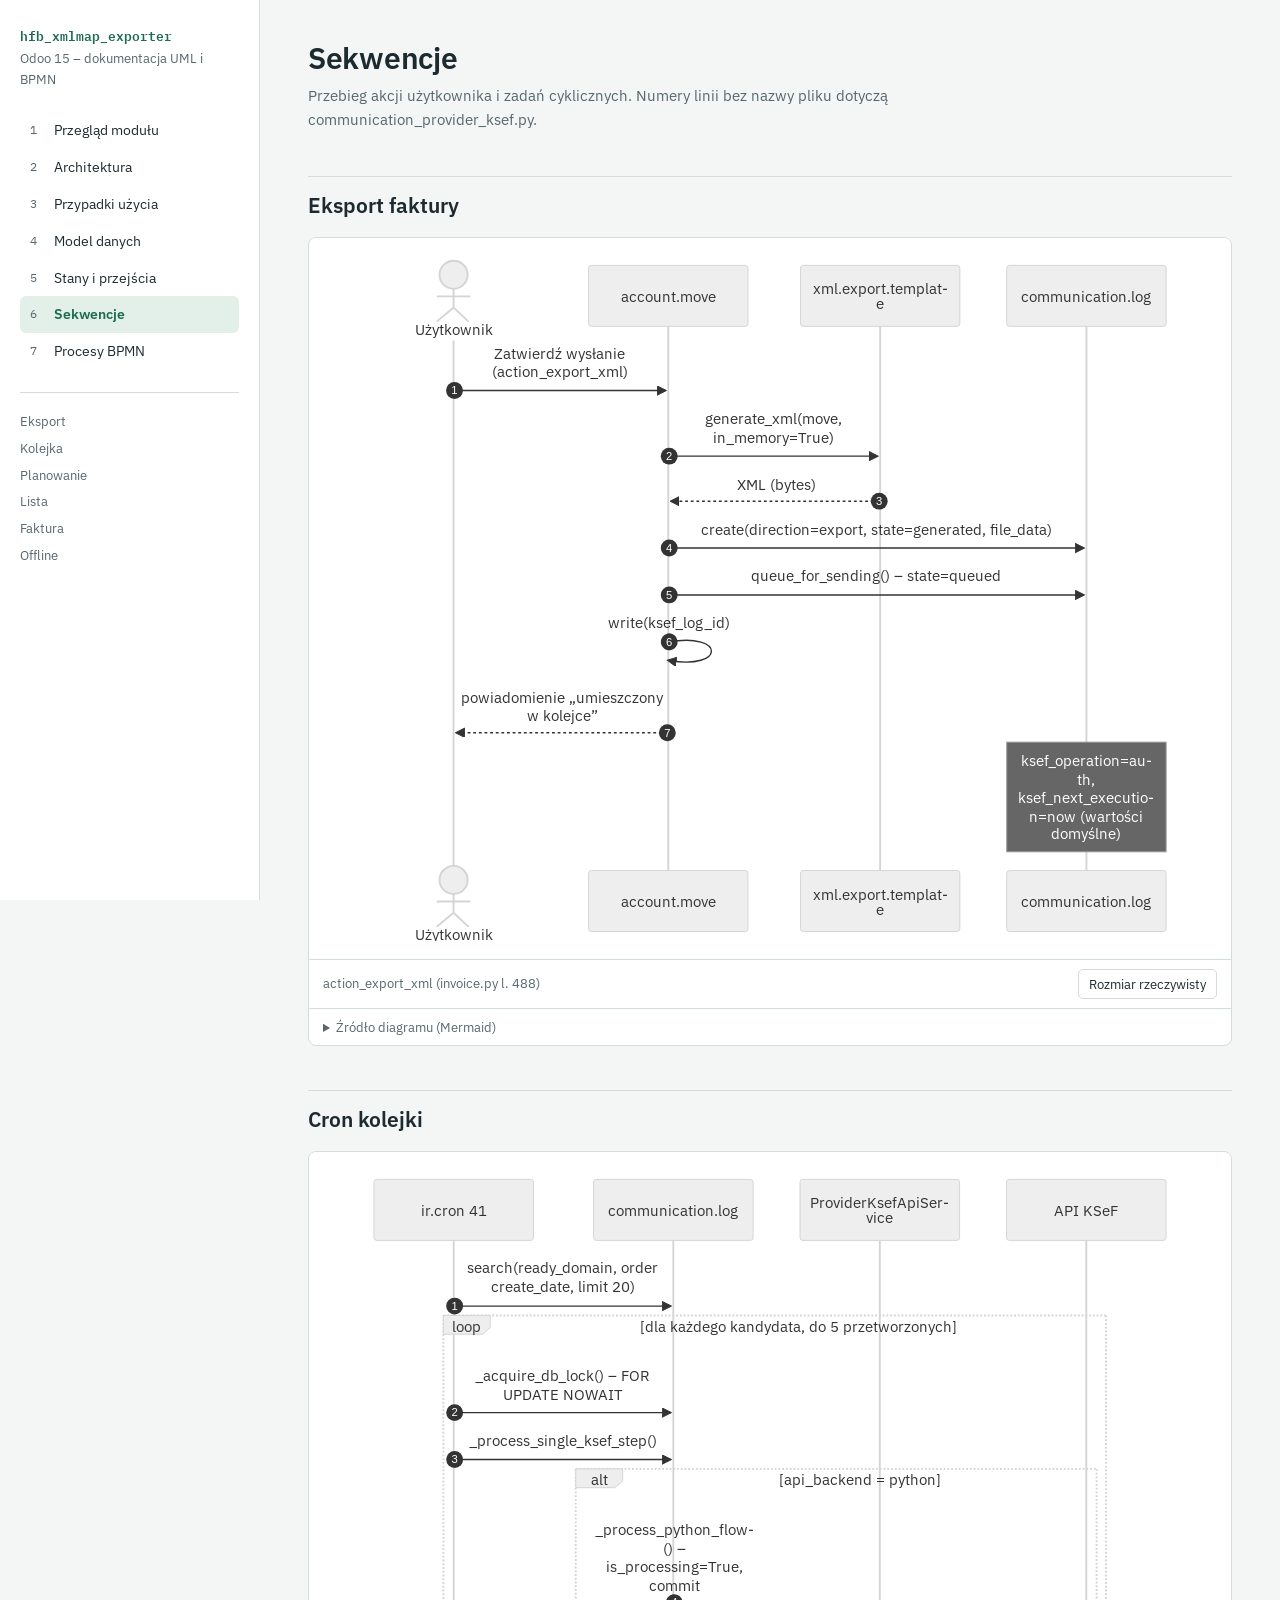
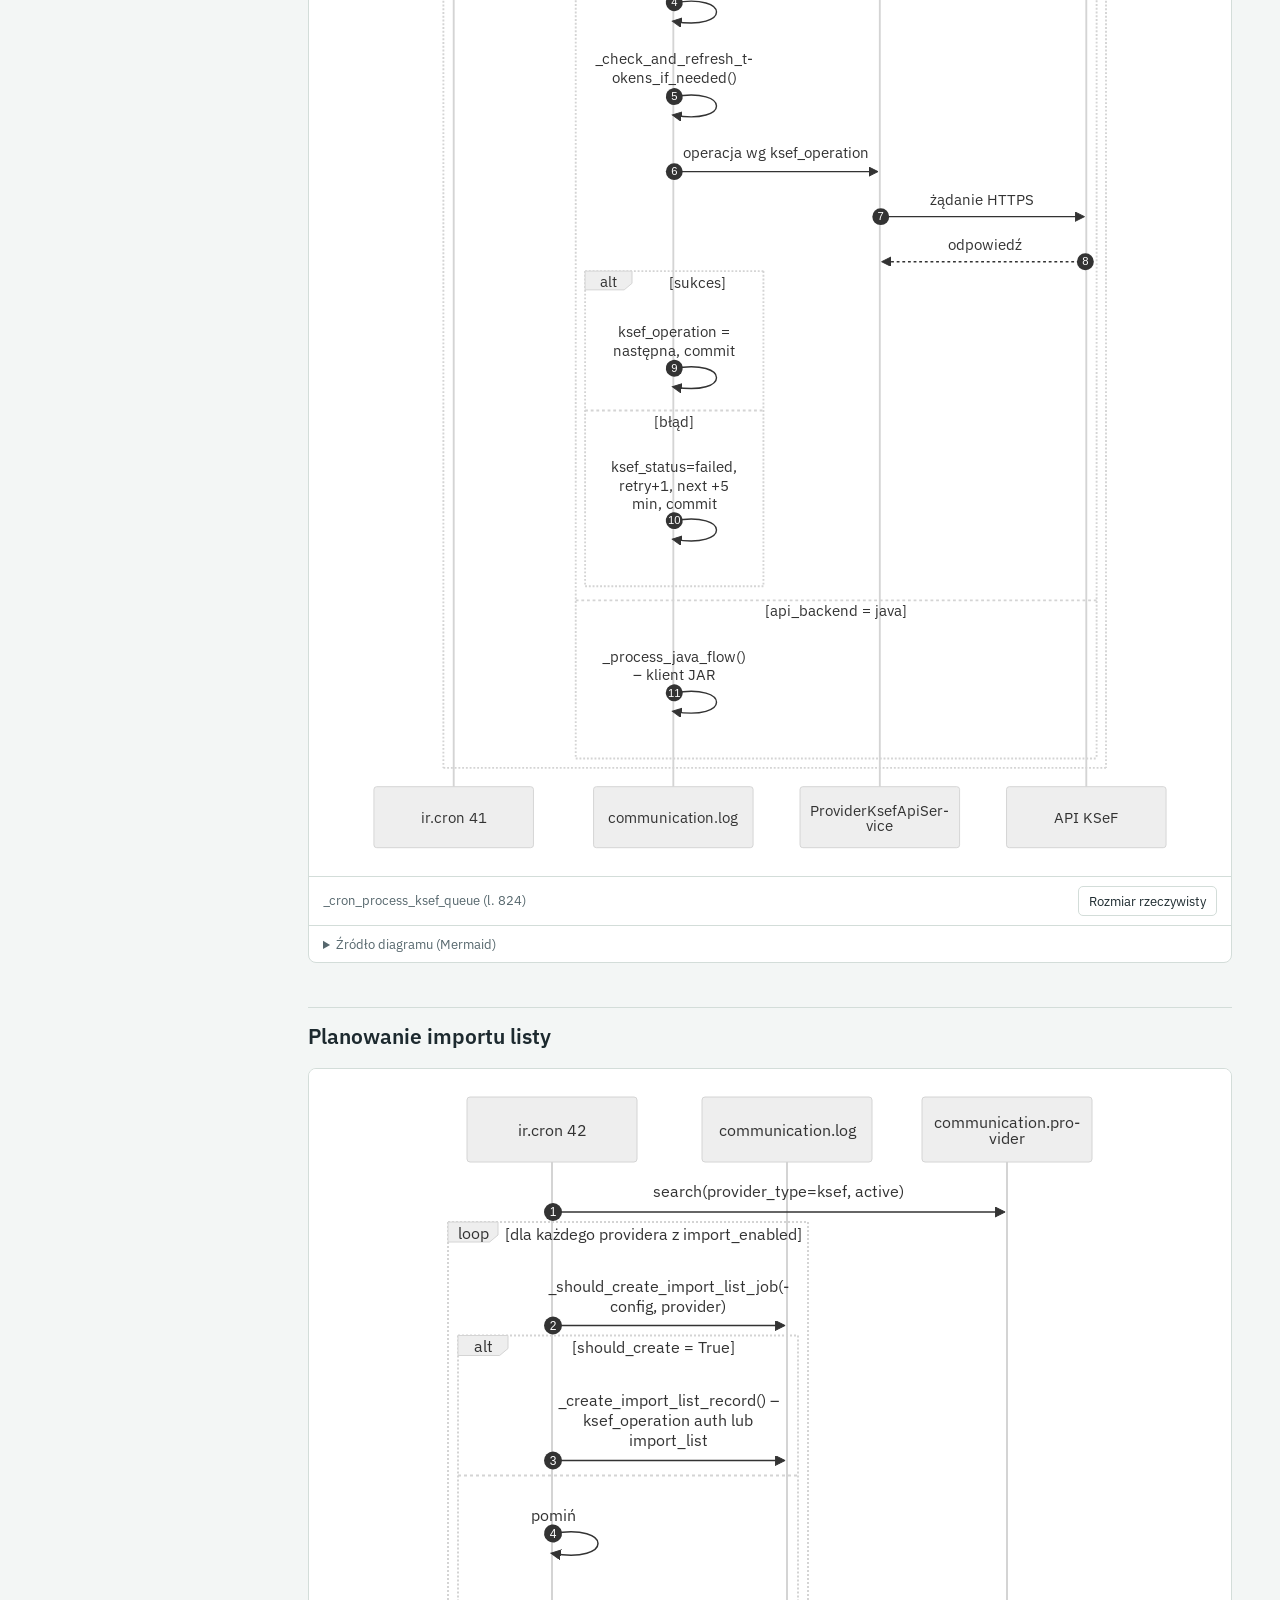
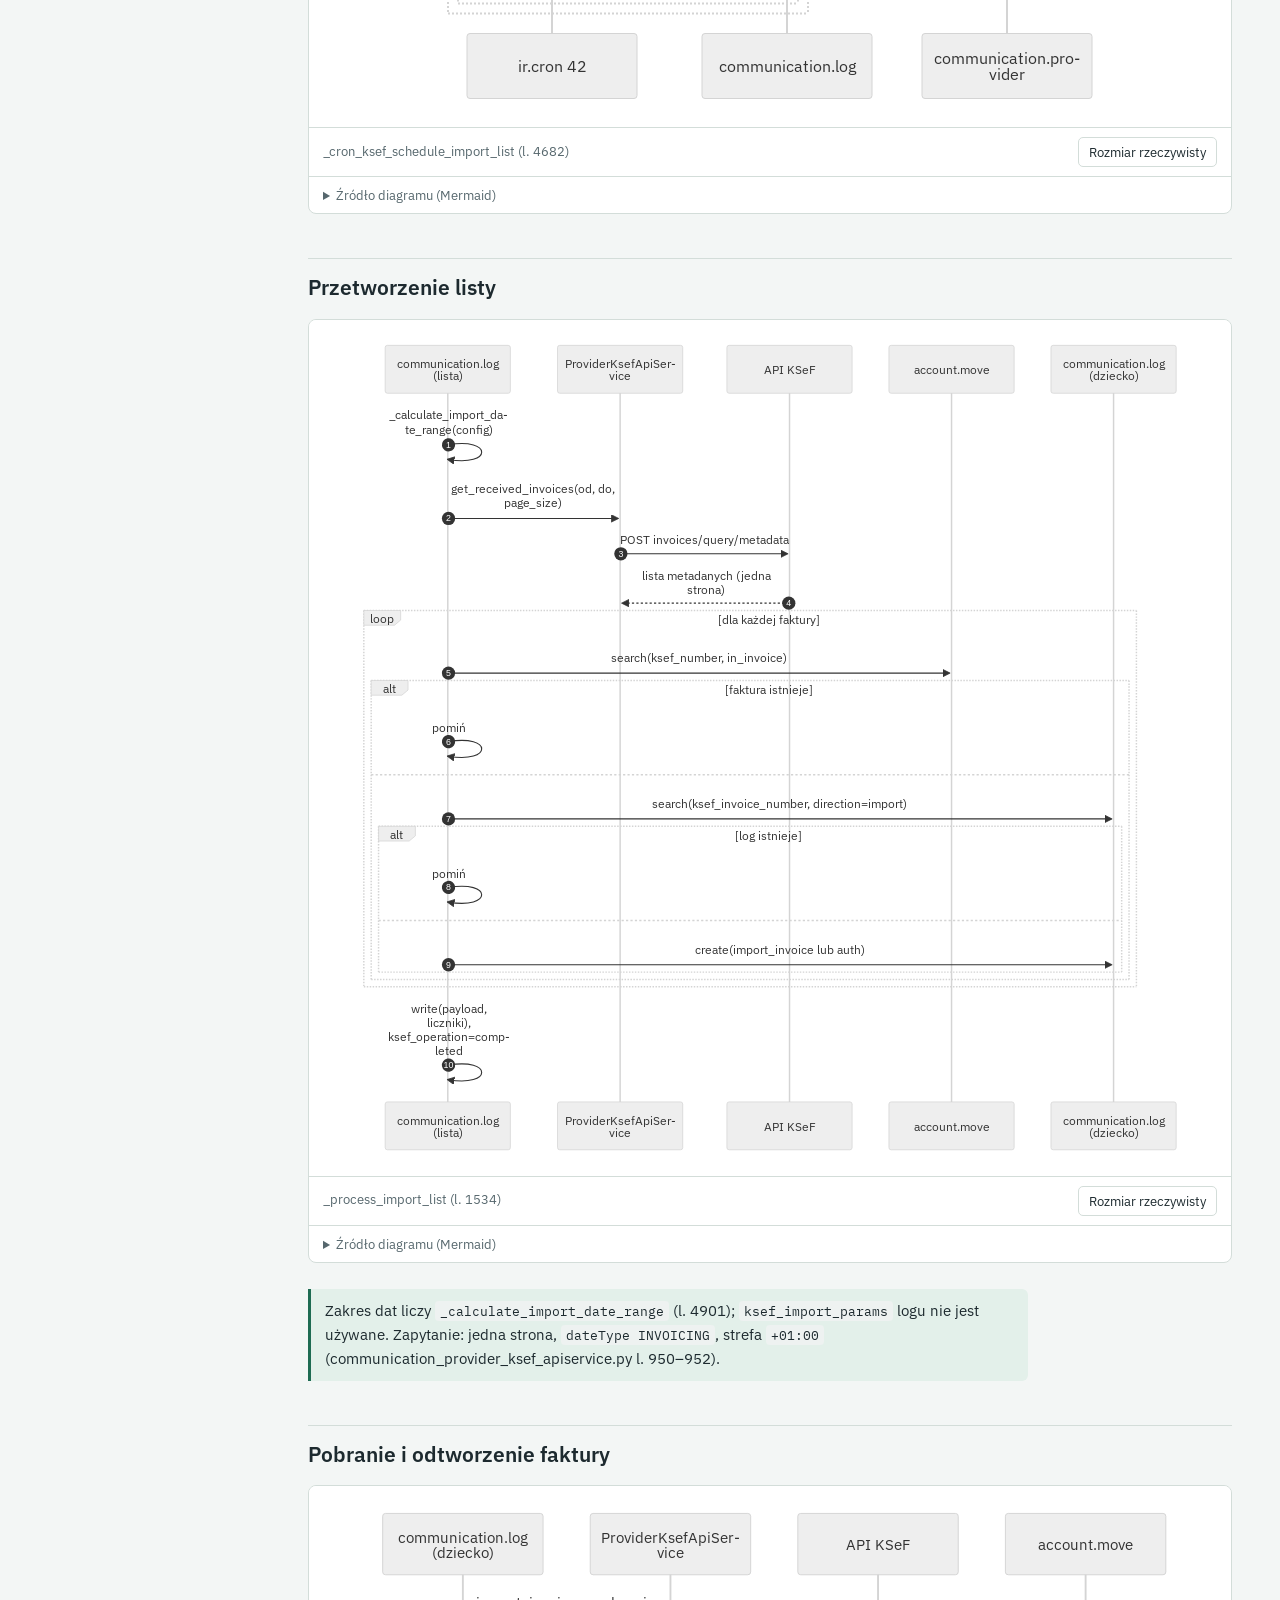
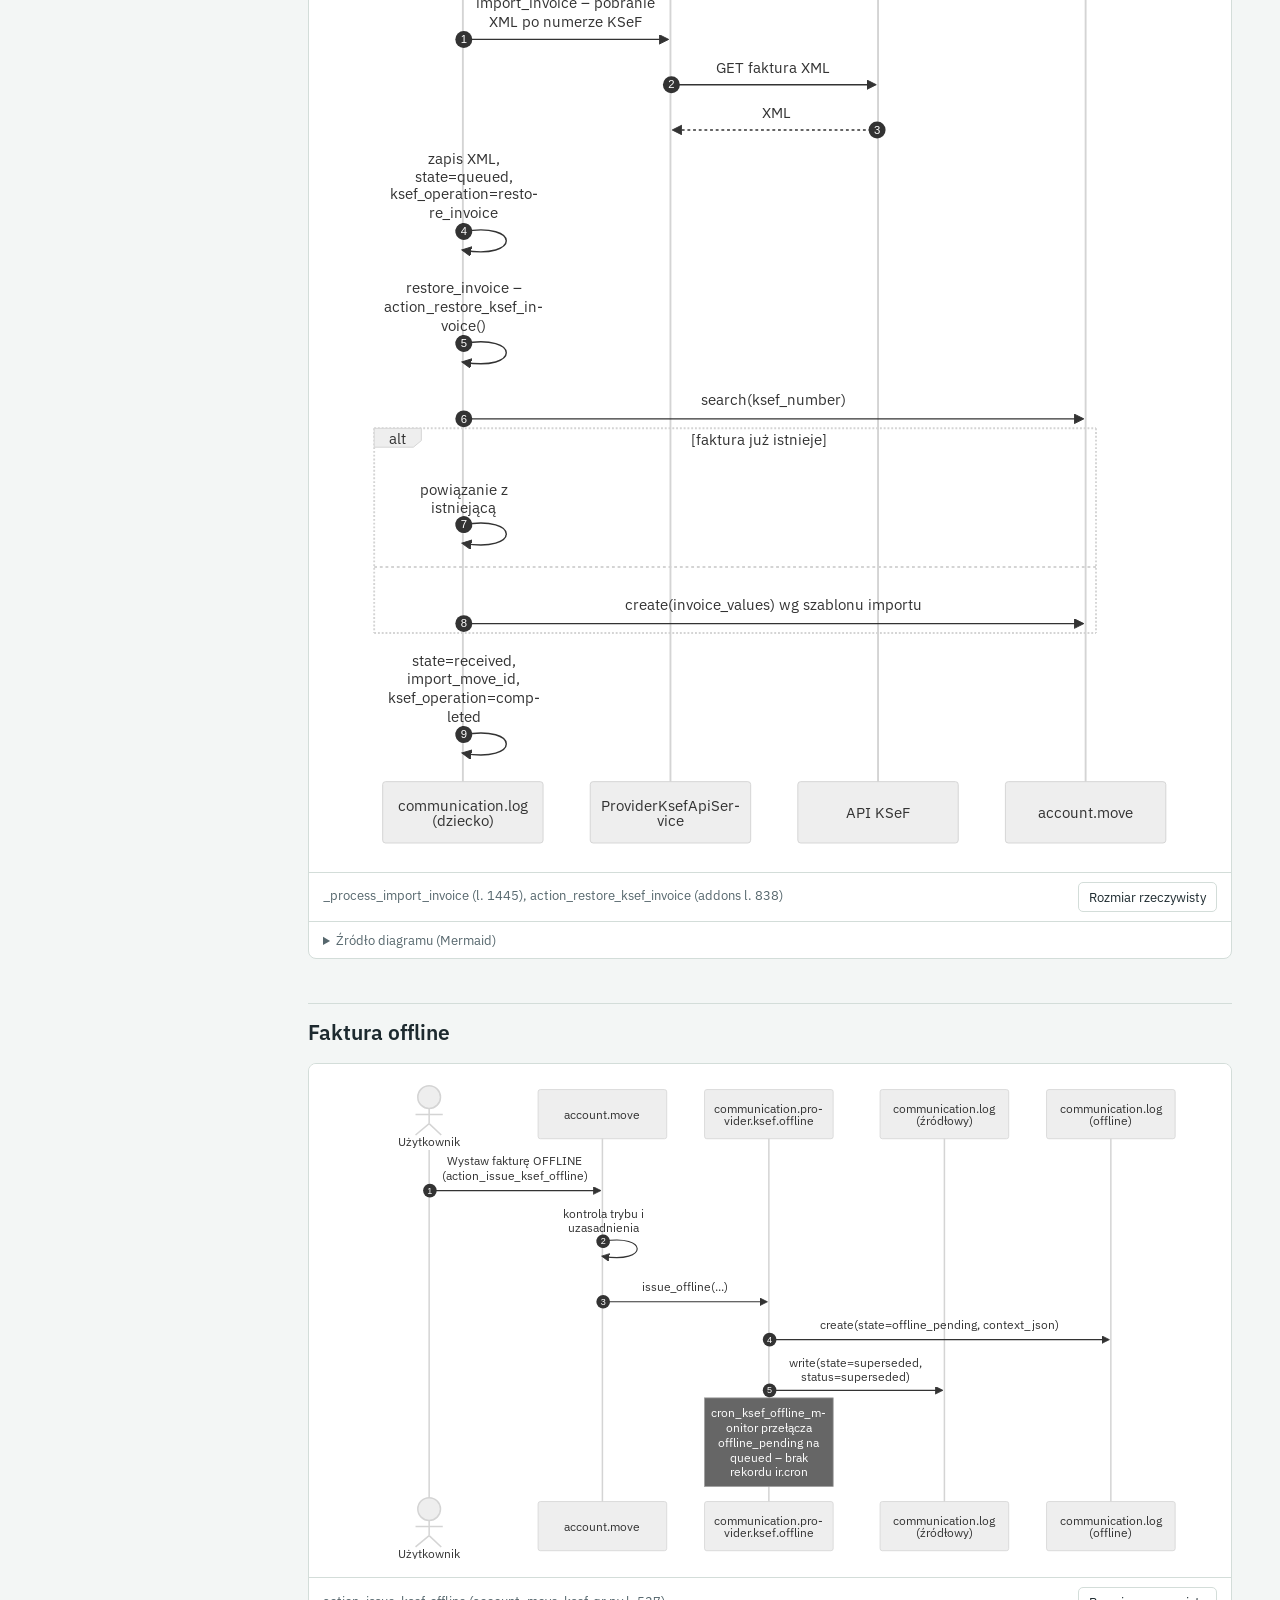
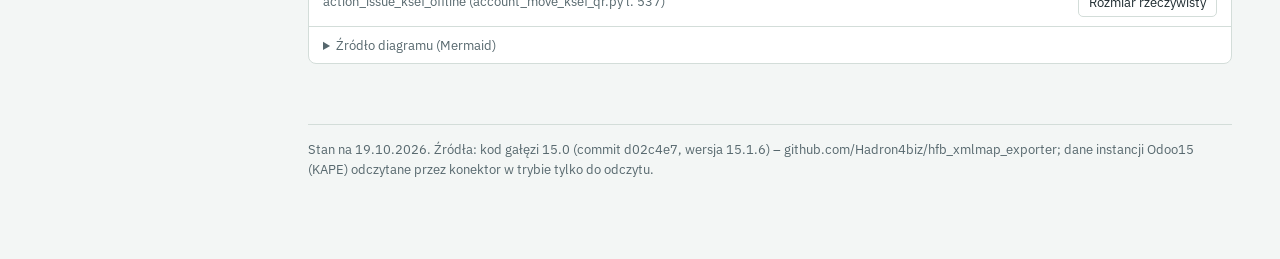
<file: hfb_xmlmap_exporter/static/description/doc/sekwencje.html>
<!DOCTYPE html>
<html lang="pl"><head><meta charset="utf-8">
<meta name="viewport" content="width=device-width, initial-scale=1">
<title>Sekwencje – hfb_xmlmap_exporter</title>
<link rel="preconnect" href="https://fonts.googleapis.com"><link rel="preconnect" href="https://fonts.gstatic.com" crossorigin>
<link href="https://fonts.googleapis.com/css2?family=IBM+Plex+Mono:wght@400;600&family=IBM+Plex+Sans:wght@400;600&display=swap" rel="stylesheet">
<style>
:root{
  --bg:#f3f6f5; --surface:#ffffff; --ink:#1d2a2f; --muted:#56676d; --line:#d3ddd9;
  --accent:#1e6b52; --accent-soft:#e3f0ea; --link:#245b8f; --warn:#8a5a12; --warn-soft:#fbf1df;
  --code:#eef2f1; --diagram:#ffffff; color-scheme:light;
}
@media (prefers-color-scheme: dark){
  :root:not([data-theme="light"]){
    --bg:#11191c; --surface:#172126; --ink:#e2ebe8; --muted:#9db0aa; --line:#2b3a3f;
    --accent:#62c49c; --accent-soft:#1c3129; --link:#8fbbe8; --warn:#e2b25e; --warn-soft:#2e2717;
    --code:#1f2b30; --diagram:#f7f9f8; color-scheme:dark;
  }
}
:root[data-theme="dark"]{
  --bg:#11191c; --surface:#172126; --ink:#e2ebe8; --muted:#9db0aa; --line:#2b3a3f;
  --accent:#62c49c; --accent-soft:#1c3129; --link:#8fbbe8; --warn:#e2b25e; --warn-soft:#2e2717;
  --code:#1f2b30; --diagram:#f7f9f8; color-scheme:dark;
}
*{box-sizing:border-box}
html{scroll-padding-top:16px}
body{margin:0;background:var(--bg);color:var(--ink);
  font:15px/1.6 "IBM Plex Sans","Segoe UI",system-ui,-apple-system,sans-serif}
a{color:var(--link)}
.layout{display:grid;grid-template-columns:260px minmax(0,1fr);min-height:100vh}
nav.side{position:sticky;top:0;height:100vh;overflow:auto;padding:28px 20px;border-right:1px solid var(--line);background:var(--surface)}
nav.side .mod{font:600 13px/1.3 "IBM Plex Mono",ui-monospace,monospace;color:var(--accent);word-break:break-all}
nav.side .sub{font-size:13px;color:var(--muted);margin:4px 0 22px}
nav.side ol{list-style:none;margin:0;padding:0;counter-reset:p}
nav.side li{counter-increment:p}
nav.side li a{display:flex;gap:10px;padding:7px 10px;border-radius:6px;text-decoration:none;color:var(--ink);font-size:14px}
nav.side li a::before{content:counter(p);color:var(--muted);font:12px/1.9 "IBM Plex Mono",monospace;min-width:14px}
nav.side li a:hover{background:var(--accent-soft)}
nav.side li a[aria-current="page"]{background:var(--accent-soft);color:var(--accent);font-weight:600}
nav.side .toc{margin-top:22px;padding-top:16px;border-top:1px solid var(--line);font-size:13px}
nav.side .toc a{display:block;padding:3px 0;color:var(--muted);text-decoration:none}
nav.side .toc a:hover{color:var(--ink)}
main{padding:40px 48px 80px;max-width:1280px}
header.page h1{font-size:30px;line-height:1.2;margin:0 0 8px;font-weight:600;letter-spacing:-.01em}
header.page p.lead{margin:0 0 28px;color:var(--muted);max-width:75ch}
h2{font-size:21px;margin:44px 0 10px;padding-top:12px;border-top:1px solid var(--line);font-weight:600}
h3{font-size:16px;margin:28px 0 8px;font-weight:600}
p,ul,ol{max-width:80ch}
code,.mono{font-family:"IBM Plex Mono",ui-monospace,SFMono-Regular,Menlo,monospace;font-size:.88em}
code{background:var(--code);padding:1px 5px;border-radius:4px}
.tablewrap{overflow-x:auto;margin:12px 0 18px;border:1px solid var(--line);border-radius:8px;background:var(--surface)}
table{border-collapse:collapse;width:100%;font-size:13.5px}
th,td{text-align:left;vertical-align:top;padding:7px 10px;border-bottom:1px solid var(--line)}
th{background:var(--accent-soft);font-weight:600;white-space:nowrap}
tr:last-child td{border-bottom:none}
td.num,th.num{text-align:right;font-variant-numeric:tabular-nums}
figure.dia{margin:14px 0 26px;border:1px solid var(--line);border-radius:8px;background:var(--surface);overflow:hidden}
figure.dia .canvas{background:var(--diagram);overflow:auto;padding:18px;line-height:normal;font-size:16px;color:#1d2a2f}
figure.dia .canvas svg{display:block;margin:0 auto;height:auto;max-width:100%}
figure.dia.zoom .canvas svg{max-width:none}
figure.dia figcaption{display:flex;justify-content:space-between;align-items:center;gap:12px;padding:9px 14px;border-top:1px solid var(--line);font-size:13px;color:var(--muted)}
figure.dia button{font:inherit;font-size:12.5px;padding:4px 10px;border:1px solid var(--line);border-radius:5px;background:var(--surface);color:var(--ink);cursor:pointer}
figure.dia button:focus-visible,nav a:focus-visible,summary:focus-visible{outline:2px solid var(--accent);outline-offset:2px}
details.src{margin:0;border-top:1px solid var(--line)}
details.src summary{cursor:pointer;padding:8px 14px;font-size:12.5px;color:var(--muted)}
details.src pre{margin:0;padding:12px 14px;background:var(--code);overflow:auto;font-size:12px;line-height:1.45}
.note{border-left:3px solid var(--accent);background:var(--accent-soft);padding:10px 14px;border-radius:0 6px 6px 0;margin:14px 0;max-width:80ch}
.note.warn{border-color:var(--warn);background:var(--warn-soft)}
.kv{display:grid;grid-template-columns:max-content 1fr;gap:4px 18px;font-size:14px;max-width:80ch}
.kv dt{color:var(--muted)}
.kv dd{margin:0}
footer{margin-top:60px;color:var(--muted);font-size:12.5px;border-top:1px solid var(--line);padding-top:14px}
@media (max-width:900px){
  .layout{grid-template-columns:1fr}
  nav.side{position:static;height:auto;border-right:none;border-bottom:1px solid var(--line)}
  main{padding:28px 18px 60px}
}
@media print{nav.side{display:none}.layout{display:block}figure.dia{break-inside:avoid}}
</style></head>
<body><div class="layout">
<nav class="side" aria-label="Dokumentacja">
<div class="mod">hfb_xmlmap_exporter</div><div class="sub">Odoo 15 – dokumentacja UML i BPMN</div>
<ol><li><a href="index.html">Przegląd modułu</a></li><li><a href="architektura.html">Architektura</a></li><li><a href="przypadki_uzycia.html">Przypadki użycia</a></li><li><a href="model_danych.html">Model danych</a></li><li><a href="stany.html">Stany i przejścia</a></li><li><a href="sekwencje.html" aria-current="page">Sekwencje</a></li><li><a href="procesy_bpmn.html">Procesy BPMN</a></li></ol><div class="toc"><a href="#eksport">Eksport</a><a href="#kolejka">Kolejka</a><a href="#plan">Planowanie</a><a href="#lista">Lista</a><a href="#faktura">Faktura</a><a href="#offline">Offline</a></div>
</nav>
<main>
<header class="page"><h1>Sekwencje</h1><p class="lead">Przebieg akcji użytkownika i zadań cyklicznych. Numery linii bez nazwy pliku dotyczą communication_provider_ksef.py.</p></header>
<h2 id="eksport">Eksport faktury</h2><figure class="dia" id="dia-seq_eksport"><div class="canvas"><svg aria-roledescription="sequence" role="graphics-document document" viewBox="-50 -10 945 731.5" height="731.5" xmlns="http://www.w3.org/2000/svg" width="945" id="m_seq_eksport"><g><rect class="actor actor-bottom" ry="3" rx="3" name="L" height="65" width="170" stroke="#666" fill="#eaeaea" y="645.5" x="675"></rect><text style="text-anchor: middle; font-size: 16px; font-weight: 400; font-family: &quot;IBM Plex Sans&quot;, &quot;Segoe UI&quot;, system-ui, sans-serif;" class="actor" alignment-baseline="central" dominant-baseline="central" y="678" x="760"><tspan dy="0" x="760">communication.log</tspan></text></g><g><rect class="actor actor-bottom" ry="3" rx="3" name="T" height="65" width="170" stroke="#666" fill="#eaeaea" y="645.5" x="455"></rect><text style="text-anchor: middle; font-size: 16px; font-weight: 400; font-family: &quot;IBM Plex Sans&quot;, &quot;Segoe UI&quot;, system-ui, sans-serif;" class="actor" alignment-baseline="central" dominant-baseline="central" y="678" x="540"><tspan dy="-8" x="540">xml.export.templat-</tspan></text><text style="text-anchor: middle; font-size: 16px; font-weight: 400; font-family: &quot;IBM Plex Sans&quot;, &quot;Segoe UI&quot;, system-ui, sans-serif;" class="actor" alignment-baseline="central" dominant-baseline="central" y="678" x="540"><tspan dy="8" x="540">e</tspan></text></g><g><rect class="actor actor-bottom" ry="3" rx="3" name="M" height="65" width="170" stroke="#666" fill="#eaeaea" y="645.5" x="229"></rect><text style="text-anchor: middle; font-size: 16px; font-weight: 400; font-family: &quot;IBM Plex Sans&quot;, &quot;Segoe UI&quot;, system-ui, sans-serif;" class="actor" alignment-baseline="central" dominant-baseline="central" y="678" x="314"><tspan dy="0" x="314">account.move</tspan></text></g><g><line stroke="#999" stroke-width="0.5px" class="200" y2="645.5" x2="760" y1="5" x1="760" id="actor3"></line><g id="root-3"><rect class="actor actor-top" ry="3" rx="3" name="L" height="65" width="170" stroke="#666" fill="#eaeaea" y="0" x="675"></rect><text style="text-anchor: middle; font-size: 16px; font-weight: 400; font-family: &quot;IBM Plex Sans&quot;, &quot;Segoe UI&quot;, system-ui, sans-serif;" class="actor" alignment-baseline="central" dominant-baseline="central" y="32.5" x="760"><tspan dy="0" x="760">communication.log</tspan></text></g></g><g><line stroke="#999" stroke-width="0.5px" class="200" y2="645.5" x2="540" y1="5" x1="540" id="actor2"></line><g id="root-2"><rect class="actor actor-top" ry="3" rx="3" name="T" height="65" width="170" stroke="#666" fill="#eaeaea" y="0" x="455"></rect><text style="text-anchor: middle; font-size: 16px; font-weight: 400; font-family: &quot;IBM Plex Sans&quot;, &quot;Segoe UI&quot;, system-ui, sans-serif;" class="actor" alignment-baseline="central" dominant-baseline="central" y="32.5" x="540"><tspan dy="-8" x="540">xml.export.templat-</tspan></text><text style="text-anchor: middle; font-size: 16px; font-weight: 400; font-family: &quot;IBM Plex Sans&quot;, &quot;Segoe UI&quot;, system-ui, sans-serif;" class="actor" alignment-baseline="central" dominant-baseline="central" y="32.5" x="540"><tspan dy="8" x="540">e</tspan></text></g></g><g><line stroke="#999" stroke-width="0.5px" class="200" y2="645.5" x2="314" y1="5" x1="314" id="actor1"></line><g id="root-1"><rect class="actor actor-top" ry="3" rx="3" name="M" height="65" width="170" stroke="#666" fill="#eaeaea" y="0" x="229"></rect><text style="text-anchor: middle; font-size: 16px; font-weight: 400; font-family: &quot;IBM Plex Sans&quot;, &quot;Segoe UI&quot;, system-ui, sans-serif;" class="actor" alignment-baseline="central" dominant-baseline="central" y="32.5" x="314"><tspan dy="0" x="314">account.move</tspan></text></g></g><style>#m_seq_eksport{font-family:"IBM Plex Sans","Segoe UI",system-ui,sans-serif;font-size:16px;fill:#000000;}#m_seq_eksport .error-icon{fill:#552222;}#m_seq_eksport .error-text{fill:#552222;stroke:#552222;}#m_seq_eksport .edge-thickness-normal{stroke-width:2px;}#m_seq_eksport .edge-thickness-thick{stroke-width:3.5px;}#m_seq_eksport .edge-pattern-solid{stroke-dasharray:0;}#m_seq_eksport .edge-pattern-dashed{stroke-dasharray:3;}#m_seq_eksport .edge-pattern-dotted{stroke-dasharray:2;}#m_seq_eksport .marker{fill:#666;stroke:#666;}#m_seq_eksport .marker.cross{stroke:#666;}#m_seq_eksport svg{font-family:"IBM Plex Sans","Segoe UI",system-ui,sans-serif;font-size:16px;}#m_seq_eksport .actor{stroke:hsl(0, 0%, 83%);fill:#eee;}#m_seq_eksport text.actor&gt;tspan{fill:#333;stroke:none;}#m_seq_eksport .actor-line{stroke:#666;}#m_seq_eksport .messageLine0{stroke-width:1.5;stroke-dasharray:none;stroke:#333;}#m_seq_eksport .messageLine1{stroke-width:1.5;stroke-dasharray:2,2;stroke:#333;}#m_seq_eksport #arrowhead path{fill:#333;stroke:#333;}#m_seq_eksport .sequenceNumber{fill:white;}#m_seq_eksport #sequencenumber{fill:#333;}#m_seq_eksport #crosshead path{fill:#333;stroke:#333;}#m_seq_eksport .messageText{fill:#333;stroke:none;}#m_seq_eksport .labelBox{stroke:hsl(0, 0%, 83%);fill:#eee;}#m_seq_eksport .labelText,#m_seq_eksport .labelText&gt;tspan{fill:#333;stroke:none;}#m_seq_eksport .loopText,#m_seq_eksport .loopText&gt;tspan{fill:#333;stroke:none;}#m_seq_eksport .loopLine{stroke-width:2px;stroke-dasharray:2,2;stroke:hsl(0, 0%, 83%);fill:hsl(0, 0%, 83%);}#m_seq_eksport .note{stroke:#999;fill:#666;}#m_seq_eksport .noteText,#m_seq_eksport .noteText&gt;tspan{fill:#fff;stroke:none;}#m_seq_eksport .activation0{fill:#f4f4f4;stroke:#666;}#m_seq_eksport .activation1{fill:#f4f4f4;stroke:#666;}#m_seq_eksport .activation2{fill:#f4f4f4;stroke:#666;}#m_seq_eksport .actorPopupMenu{position:absolute;}#m_seq_eksport .actorPopupMenuPanel{position:absolute;fill:#eee;box-shadow:0px 8px 16px 0px rgba(0,0,0,0.2);filter:drop-shadow(3px 5px 2px rgb(0 0 0 / 0.4));}#m_seq_eksport .actor-man line{stroke:hsl(0, 0%, 83%);fill:#eee;}#m_seq_eksport .actor-man circle,#m_seq_eksport line{stroke:hsl(0, 0%, 83%);fill:#eee;stroke-width:2px;}#m_seq_eksport :root{--mermaid-font-family:"IBM Plex Sans","Segoe UI",system-ui,sans-serif;}</style><g></g><defs><symbol height="24" width="24" id="computer"><path d="M2 2v13h20v-13h-20zm18 11h-16v-9h16v9zm-10.228 6l.466-1h3.524l.467 1h-4.457zm14.228 3h-24l2-6h2.104l-1.33 4h18.45l-1.297-4h2.073l2 6zm-5-10h-14v-7h14v7z" transform="scale(.5)"></path></symbol></defs><defs><symbol clip-rule="evenodd" fill-rule="evenodd" id="database"><path d="M12.258.001l.256.004.255.005.253.008.251.01.249.012.247.015.246.016.242.019.241.02.239.023.236.024.233.027.231.028.229.031.225.032.223.034.22.036.217.038.214.04.211.041.208.043.205.045.201.046.198.048.194.05.191.051.187.053.183.054.18.056.175.057.172.059.168.06.163.061.16.063.155.064.15.066.074.033.073.033.071.034.07.034.069.035.068.035.067.035.066.035.064.036.064.036.062.036.06.036.06.037.058.037.058.037.055.038.055.038.053.038.052.038.051.039.05.039.048.039.047.039.045.04.044.04.043.04.041.04.04.041.039.041.037.041.036.041.034.041.033.042.032.042.03.042.029.042.027.042.026.043.024.043.023.043.021.043.02.043.018.044.017.043.015.044.013.044.012.044.011.045.009.044.007.045.006.045.004.045.002.045.001.045v17l-.001.045-.002.045-.004.045-.006.045-.007.045-.009.044-.011.045-.012.044-.013.044-.015.044-.017.043-.018.044-.02.043-.021.043-.023.043-.024.043-.026.043-.027.042-.029.042-.03.042-.032.042-.033.042-.034.041-.036.041-.037.041-.039.041-.04.041-.041.04-.043.04-.044.04-.045.04-.047.039-.048.039-.05.039-.051.039-.052.038-.053.038-.055.038-.055.038-.058.037-.058.037-.06.037-.06.036-.062.036-.064.036-.064.036-.066.035-.067.035-.068.035-.069.035-.07.034-.071.034-.073.033-.074.033-.15.066-.155.064-.16.063-.163.061-.168.06-.172.059-.175.057-.18.056-.183.054-.187.053-.191.051-.194.05-.198.048-.201.046-.205.045-.208.043-.211.041-.214.04-.217.038-.22.036-.223.034-.225.032-.229.031-.231.028-.233.027-.236.024-.239.023-.241.02-.242.019-.246.016-.247.015-.249.012-.251.01-.253.008-.255.005-.256.004-.258.001-.258-.001-.256-.004-.255-.005-.253-.008-.251-.01-.249-.012-.247-.015-.245-.016-.243-.019-.241-.02-.238-.023-.236-.024-.234-.027-.231-.028-.228-.031-.226-.032-.223-.034-.22-.036-.217-.038-.214-.04-.211-.041-.208-.043-.204-.045-.201-.046-.198-.048-.195-.05-.19-.051-.187-.053-.184-.054-.179-.056-.176-.057-.172-.059-.167-.06-.164-.061-.159-.063-.155-.064-.151-.066-.074-.033-.072-.033-.072-.034-.07-.034-.069-.035-.068-.035-.067-.035-.066-.035-.064-.036-.063-.036-.062-.036-.061-.036-.06-.037-.058-.037-.057-.037-.056-.038-.055-.038-.053-.038-.052-.038-.051-.039-.049-.039-.049-.039-.046-.039-.046-.04-.044-.04-.043-.04-.041-.04-.04-.041-.039-.041-.037-.041-.036-.041-.034-.041-.033-.042-.032-.042-.03-.042-.029-.042-.027-.042-.026-.043-.024-.043-.023-.043-.021-.043-.02-.043-.018-.044-.017-.043-.015-.044-.013-.044-.012-.044-.011-.045-.009-.044-.007-.045-.006-.045-.004-.045-.002-.045-.001-.045v-17l.001-.045.002-.045.004-.045.006-.045.007-.045.009-.044.011-.045.012-.044.013-.044.015-.044.017-.043.018-.044.02-.043.021-.043.023-.043.024-.043.026-.043.027-.042.029-.042.03-.042.032-.042.033-.042.034-.041.036-.041.037-.041.039-.041.04-.041.041-.04.043-.04.044-.04.046-.04.046-.039.049-.039.049-.039.051-.039.052-.038.053-.038.055-.038.056-.038.057-.037.058-.037.06-.037.061-.036.062-.036.063-.036.064-.036.066-.035.067-.035.068-.035.069-.035.07-.034.072-.034.072-.033.074-.033.151-.066.155-.064.159-.063.164-.061.167-.06.172-.059.176-.057.179-.056.184-.054.187-.053.19-.051.195-.05.198-.048.201-.046.204-.045.208-.043.211-.041.214-.04.217-.038.22-.036.223-.034.226-.032.228-.031.231-.028.234-.027.236-.024.238-.023.241-.02.243-.019.245-.016.247-.015.249-.012.251-.01.253-.008.255-.005.256-.004.258-.001.258.001zm-9.258 20.499v.01l.001.021.003.021.004.022.005.021.006.022.007.022.009.023.01.022.011.023.012.023.013.023.015.023.016.024.017.023.018.024.019.024.021.024.022.025.023.024.024.025.052.049.056.05.061.051.066.051.07.051.075.051.079.052.084.052.088.052.092.052.097.052.102.051.105.052.11.052.114.051.119.051.123.051.127.05.131.05.135.05.139.048.144.049.147.047.152.047.155.047.16.045.163.045.167.043.171.043.176.041.178.041.183.039.187.039.19.037.194.035.197.035.202.033.204.031.209.03.212.029.216.027.219.025.222.024.226.021.23.02.233.018.236.016.24.015.243.012.246.01.249.008.253.005.256.004.259.001.26-.001.257-.004.254-.005.25-.008.247-.011.244-.012.241-.014.237-.016.233-.018.231-.021.226-.021.224-.024.22-.026.216-.027.212-.028.21-.031.205-.031.202-.034.198-.034.194-.036.191-.037.187-.039.183-.04.179-.04.175-.042.172-.043.168-.044.163-.045.16-.046.155-.046.152-.047.148-.048.143-.049.139-.049.136-.05.131-.05.126-.05.123-.051.118-.052.114-.051.11-.052.106-.052.101-.052.096-.052.092-.052.088-.053.083-.051.079-.052.074-.052.07-.051.065-.051.06-.051.056-.05.051-.05.023-.024.023-.025.021-.024.02-.024.019-.024.018-.024.017-.024.015-.023.014-.024.013-.023.012-.023.01-.023.01-.022.008-.022.006-.022.006-.022.004-.022.004-.021.001-.021.001-.021v-4.127l-.077.055-.08.053-.083.054-.085.053-.087.052-.09.052-.093.051-.095.05-.097.05-.1.049-.102.049-.105.048-.106.047-.109.047-.111.046-.114.045-.115.045-.118.044-.12.043-.122.042-.124.042-.126.041-.128.04-.13.04-.132.038-.134.038-.135.037-.138.037-.139.035-.142.035-.143.034-.144.033-.147.032-.148.031-.15.03-.151.03-.153.029-.154.027-.156.027-.158.026-.159.025-.161.024-.162.023-.163.022-.165.021-.166.02-.167.019-.169.018-.169.017-.171.016-.173.015-.173.014-.175.013-.175.012-.177.011-.178.01-.179.008-.179.008-.181.006-.182.005-.182.004-.184.003-.184.002h-.37l-.184-.002-.184-.003-.182-.004-.182-.005-.181-.006-.179-.008-.179-.008-.178-.01-.176-.011-.176-.012-.175-.013-.173-.014-.172-.015-.171-.016-.17-.017-.169-.018-.167-.019-.166-.02-.165-.021-.163-.022-.162-.023-.161-.024-.159-.025-.157-.026-.156-.027-.155-.027-.153-.029-.151-.03-.15-.03-.148-.031-.146-.032-.145-.033-.143-.034-.141-.035-.14-.035-.137-.037-.136-.037-.134-.038-.132-.038-.13-.04-.128-.04-.126-.041-.124-.042-.122-.042-.12-.044-.117-.043-.116-.045-.113-.045-.112-.046-.109-.047-.106-.047-.105-.048-.102-.049-.1-.049-.097-.05-.095-.05-.093-.052-.09-.051-.087-.052-.085-.053-.083-.054-.08-.054-.077-.054v4.127zm0-5.654v.011l.001.021.003.021.004.021.005.022.006.022.007.022.009.022.01.022.011.023.012.023.013.023.015.024.016.023.017.024.018.024.019.024.021.024.022.024.023.025.024.024.052.05.056.05.061.05.066.051.07.051.075.052.079.051.084.052.088.052.092.052.097.052.102.052.105.052.11.051.114.051.119.052.123.05.127.051.131.05.135.049.139.049.144.048.147.048.152.047.155.046.16.045.163.045.167.044.171.042.176.042.178.04.183.04.187.038.19.037.194.036.197.034.202.033.204.032.209.03.212.028.216.027.219.025.222.024.226.022.23.02.233.018.236.016.24.014.243.012.246.01.249.008.253.006.256.003.259.001.26-.001.257-.003.254-.006.25-.008.247-.01.244-.012.241-.015.237-.016.233-.018.231-.02.226-.022.224-.024.22-.025.216-.027.212-.029.21-.03.205-.032.202-.033.198-.035.194-.036.191-.037.187-.039.183-.039.179-.041.175-.042.172-.043.168-.044.163-.045.16-.045.155-.047.152-.047.148-.048.143-.048.139-.05.136-.049.131-.05.126-.051.123-.051.118-.051.114-.052.11-.052.106-.052.101-.052.096-.052.092-.052.088-.052.083-.052.079-.052.074-.051.07-.052.065-.051.06-.05.056-.051.051-.049.023-.025.023-.024.021-.025.02-.024.019-.024.018-.024.017-.024.015-.023.014-.023.013-.024.012-.022.01-.023.01-.023.008-.022.006-.022.006-.022.004-.021.004-.022.001-.021.001-.021v-4.139l-.077.054-.08.054-.083.054-.085.052-.087.053-.09.051-.093.051-.095.051-.097.05-.1.049-.102.049-.105.048-.106.047-.109.047-.111.046-.114.045-.115.044-.118.044-.12.044-.122.042-.124.042-.126.041-.128.04-.13.039-.132.039-.134.038-.135.037-.138.036-.139.036-.142.035-.143.033-.144.033-.147.033-.148.031-.15.03-.151.03-.153.028-.154.028-.156.027-.158.026-.159.025-.161.024-.162.023-.163.022-.165.021-.166.02-.167.019-.169.018-.169.017-.171.016-.173.015-.173.014-.175.013-.175.012-.177.011-.178.009-.179.009-.179.007-.181.007-.182.005-.182.004-.184.003-.184.002h-.37l-.184-.002-.184-.003-.182-.004-.182-.005-.181-.007-.179-.007-.179-.009-.178-.009-.176-.011-.176-.012-.175-.013-.173-.014-.172-.015-.171-.016-.17-.017-.169-.018-.167-.019-.166-.02-.165-.021-.163-.022-.162-.023-.161-.024-.159-.025-.157-.026-.156-.027-.155-.028-.153-.028-.151-.03-.15-.03-.148-.031-.146-.033-.145-.033-.143-.033-.141-.035-.14-.036-.137-.036-.136-.037-.134-.038-.132-.039-.13-.039-.128-.04-.126-.041-.124-.042-.122-.043-.12-.043-.117-.044-.116-.044-.113-.046-.112-.046-.109-.046-.106-.047-.105-.048-.102-.049-.1-.049-.097-.05-.095-.051-.093-.051-.09-.051-.087-.053-.085-.052-.083-.054-.08-.054-.077-.054v4.139zm0-5.666v.011l.001.02.003.022.004.021.005.022.006.021.007.022.009.023.01.022.011.023.012.023.013.023.015.023.016.024.017.024.018.023.019.024.021.025.022.024.023.024.024.025.052.05.056.05.061.05.066.051.07.051.075.052.079.051.084.052.088.052.092.052.097.052.102.052.105.051.11.052.114.051.119.051.123.051.127.05.131.05.135.05.139.049.144.048.147.048.152.047.155.046.16.045.163.045.167.043.171.043.176.042.178.04.183.04.187.038.19.037.194.036.197.034.202.033.204.032.209.03.212.028.216.027.219.025.222.024.226.021.23.02.233.018.236.017.24.014.243.012.246.01.249.008.253.006.256.003.259.001.26-.001.257-.003.254-.006.25-.008.247-.01.244-.013.241-.014.237-.016.233-.018.231-.02.226-.022.224-.024.22-.025.216-.027.212-.029.21-.03.205-.032.202-.033.198-.035.194-.036.191-.037.187-.039.183-.039.179-.041.175-.042.172-.043.168-.044.163-.045.16-.045.155-.047.152-.047.148-.048.143-.049.139-.049.136-.049.131-.051.126-.05.123-.051.118-.052.114-.051.11-.052.106-.052.101-.052.096-.052.092-.052.088-.052.083-.052.079-.052.074-.052.07-.051.065-.051.06-.051.056-.05.051-.049.023-.025.023-.025.021-.024.02-.024.019-.024.018-.024.017-.024.015-.023.014-.024.013-.023.012-.023.01-.022.01-.023.008-.022.006-.022.006-.022.004-.022.004-.021.001-.021.001-.021v-4.153l-.077.054-.08.054-.083.053-.085.053-.087.053-.09.051-.093.051-.095.051-.097.05-.1.049-.102.048-.105.048-.106.048-.109.046-.111.046-.114.046-.115.044-.118.044-.12.043-.122.043-.124.042-.126.041-.128.04-.13.039-.132.039-.134.038-.135.037-.138.036-.139.036-.142.034-.143.034-.144.033-.147.032-.148.032-.15.03-.151.03-.153.028-.154.028-.156.027-.158.026-.159.024-.161.024-.162.023-.163.023-.165.021-.166.02-.167.019-.169.018-.169.017-.171.016-.173.015-.173.014-.175.013-.175.012-.177.01-.178.01-.179.009-.179.007-.181.006-.182.006-.182.004-.184.003-.184.001-.185.001-.185-.001-.184-.001-.184-.003-.182-.004-.182-.006-.181-.006-.179-.007-.179-.009-.178-.01-.176-.01-.176-.012-.175-.013-.173-.014-.172-.015-.171-.016-.17-.017-.169-.018-.167-.019-.166-.02-.165-.021-.163-.023-.162-.023-.161-.024-.159-.024-.157-.026-.156-.027-.155-.028-.153-.028-.151-.03-.15-.03-.148-.032-.146-.032-.145-.033-.143-.034-.141-.034-.14-.036-.137-.036-.136-.037-.134-.038-.132-.039-.13-.039-.128-.041-.126-.041-.124-.041-.122-.043-.12-.043-.117-.044-.116-.044-.113-.046-.112-.046-.109-.046-.106-.048-.105-.048-.102-.048-.1-.05-.097-.049-.095-.051-.093-.051-.09-.052-.087-.052-.085-.053-.083-.053-.08-.054-.077-.054v4.153zm8.74-8.179l-.257.004-.254.005-.25.008-.247.011-.244.012-.241.014-.237.016-.233.018-.231.021-.226.022-.224.023-.22.026-.216.027-.212.028-.21.031-.205.032-.202.033-.198.034-.194.036-.191.038-.187.038-.183.04-.179.041-.175.042-.172.043-.168.043-.163.045-.16.046-.155.046-.152.048-.148.048-.143.048-.139.049-.136.05-.131.05-.126.051-.123.051-.118.051-.114.052-.11.052-.106.052-.101.052-.096.052-.092.052-.088.052-.083.052-.079.052-.074.051-.07.052-.065.051-.06.05-.056.05-.051.05-.023.025-.023.024-.021.024-.02.025-.019.024-.018.024-.017.023-.015.024-.014.023-.013.023-.012.023-.01.023-.01.022-.008.022-.006.023-.006.021-.004.022-.004.021-.001.021-.001.021.001.021.001.021.004.021.004.022.006.021.006.023.008.022.01.022.01.023.012.023.013.023.014.023.015.024.017.023.018.024.019.024.02.025.021.024.023.024.023.025.051.05.056.05.06.05.065.051.07.052.074.051.079.052.083.052.088.052.092.052.096.052.101.052.106.052.11.052.114.052.118.051.123.051.126.051.131.05.136.05.139.049.143.048.148.048.152.048.155.046.16.046.163.045.168.043.172.043.175.042.179.041.183.04.187.038.191.038.194.036.198.034.202.033.205.032.21.031.212.028.216.027.22.026.224.023.226.022.231.021.233.018.237.016.241.014.244.012.247.011.25.008.254.005.257.004.26.001.26-.001.257-.004.254-.005.25-.008.247-.011.244-.012.241-.014.237-.016.233-.018.231-.021.226-.022.224-.023.22-.026.216-.027.212-.028.21-.031.205-.032.202-.033.198-.034.194-.036.191-.038.187-.038.183-.04.179-.041.175-.042.172-.043.168-.043.163-.045.16-.046.155-.046.152-.048.148-.048.143-.048.139-.049.136-.05.131-.05.126-.051.123-.051.118-.051.114-.052.11-.052.106-.052.101-.052.096-.052.092-.052.088-.052.083-.052.079-.052.074-.051.07-.052.065-.051.06-.05.056-.05.051-.05.023-.025.023-.024.021-.024.02-.025.019-.024.018-.024.017-.023.015-.024.014-.023.013-.023.012-.023.01-.023.01-.022.008-.022.006-.023.006-.021.004-.022.004-.021.001-.021.001-.021-.001-.021-.001-.021-.004-.021-.004-.022-.006-.021-.006-.023-.008-.022-.01-.022-.01-.023-.012-.023-.013-.023-.014-.023-.015-.024-.017-.023-.018-.024-.019-.024-.02-.025-.021-.024-.023-.024-.023-.025-.051-.05-.056-.05-.06-.05-.065-.051-.07-.052-.074-.051-.079-.052-.083-.052-.088-.052-.092-.052-.096-.052-.101-.052-.106-.052-.11-.052-.114-.052-.118-.051-.123-.051-.126-.051-.131-.05-.136-.05-.139-.049-.143-.048-.148-.048-.152-.048-.155-.046-.16-.046-.163-.045-.168-.043-.172-.043-.175-.042-.179-.041-.183-.04-.187-.038-.191-.038-.194-.036-.198-.034-.202-.033-.205-.032-.21-.031-.212-.028-.216-.027-.22-.026-.224-.023-.226-.022-.231-.021-.233-.018-.237-.016-.241-.014-.244-.012-.247-.011-.25-.008-.254-.005-.257-.004-.26-.001-.26.001z" transform="scale(.5)"></path></symbol></defs><defs><symbol height="24" width="24" id="clock"><path d="M12 2c5.514 0 10 4.486 10 10s-4.486 10-10 10-10-4.486-10-10 4.486-10 10-10zm0-2c-6.627 0-12 5.373-12 12s5.373 12 12 12 12-5.373 12-12-5.373-12-12-12zm5.848 12.459c.202.038.202.333.001.372-1.907.361-6.045 1.111-6.547 1.111-.719 0-1.301-.582-1.301-1.301 0-.512.77-5.447 1.125-7.445.034-.192.312-.181.343.014l.985 6.238 5.394 1.011z" transform="scale(.5)"></path></symbol></defs><defs><marker orient="auto" markerHeight="12" markerWidth="12" markerUnits="userSpaceOnUse" refY="5" refX="7.9" id="arrowhead"><path d="M 0 0 L 10 5 L 0 10 z"></path></marker></defs><defs><marker refY="4.5" refX="4" orient="auto" markerHeight="8" markerWidth="15" id="crosshead"><path style="stroke-dasharray: 0, 0;" d="M 1,2 L 6,7 M 6,2 L 1,7" stroke-width="1pt" stroke="#000000" fill="none"></path></marker></defs><defs><marker orient="auto" markerHeight="28" markerWidth="20" refY="7" refX="15.5" id="filled-head"><path d="M 18,7 L9,13 L14,7 L9,1 Z"></path></marker></defs><defs><marker orient="auto" markerHeight="40" markerWidth="60" refY="15" refX="15" id="sequencenumber"><circle r="6" cy="15" cx="15"></circle></marker></defs><g><rect class="note" ry="0" rx="0" height="117" width="170" stroke="#666" fill="#EDF2AE" y="508.5" x="675"></rect><text style="font-family: &quot;IBM Plex Sans&quot;, &quot;Segoe UI&quot;, system-ui, sans-serif; font-size: 16px; font-weight: 400;" dy="1em" class="noteText" alignment-baseline="middle" dominant-baseline="middle" text-anchor="middle" y="514" x="760"><tspan x="760">ksef_operation=au-</tspan></text><text style="font-family: &quot;IBM Plex Sans&quot;, &quot;Segoe UI&quot;, system-ui, sans-serif; font-size: 16px; font-weight: 400;" dy="1em" class="noteText" alignment-baseline="middle" dominant-baseline="middle" text-anchor="middle" y="534" x="760"><tspan x="760">th,</tspan></text><text style="font-family: &quot;IBM Plex Sans&quot;, &quot;Segoe UI&quot;, system-ui, sans-serif; font-size: 16px; font-weight: 400;" dy="1em" class="noteText" alignment-baseline="middle" dominant-baseline="middle" text-anchor="middle" y="553" x="760"><tspan x="760">ksef_next_executio-</tspan></text><text style="font-family: &quot;IBM Plex Sans&quot;, &quot;Segoe UI&quot;, system-ui, sans-serif; font-size: 16px; font-weight: 400;" dy="1em" class="noteText" alignment-baseline="middle" dominant-baseline="middle" text-anchor="middle" y="573" x="760"><tspan x="760">n=now (wartości</tspan></text><text style="font-family: &quot;IBM Plex Sans&quot;, &quot;Segoe UI&quot;, system-ui, sans-serif; font-size: 16px; font-weight: 400;" dy="1em" class="noteText" alignment-baseline="middle" dominant-baseline="middle" text-anchor="middle" y="592" x="760"><tspan x="760">domyślne)</tspan></text></g><line stroke="#999" stroke-width="0.5px" class="200" y2="645.5" x2="85" y1="80" x1="85" id="actor0"></line><g name="U" class="actor-man actor-top"><line y2="45" x2="85" y1="25" x1="85" id="actor-man-torso0"></line><line y2="33" x2="103" y1="33" x1="67" id="actor-man-arms0"></line><line y2="45" x2="85" y1="60" x1="67"></line><line y2="60" x2="101" y1="45" x1="85"></line><circle height="65" width="170" r="15" cy="10" cx="85"></circle><text style="text-anchor: middle; font-size: 16px; font-weight: 400; font-family: &quot;IBM Plex Sans&quot;, &quot;Segoe UI&quot;, system-ui, sans-serif;" class="actor" alignment-baseline="central" dominant-baseline="central" y="67.5" x="85"><tspan dy="0" x="85">Użytkownik</tspan></text></g><text style="font-family: &quot;IBM Plex Sans&quot;, &quot;Segoe UI&quot;, system-ui, sans-serif; font-size: 16px; font-weight: 400;" dy="1em" class="messageText" alignment-baseline="middle" dominant-baseline="middle" text-anchor="middle" y="80" x="198">Zatwierdź wysłanie</text><text style="font-family: &quot;IBM Plex Sans&quot;, &quot;Segoe UI&quot;, system-ui, sans-serif; font-size: 16px; font-weight: 400;" dy="1em" class="messageText" alignment-baseline="middle" dominant-baseline="middle" text-anchor="middle" y="99" x="198">(action_export_xml)</text><line style="fill: none;" marker-start="url(#sequencenumber)" marker-end="url(#arrowhead)" stroke="none" stroke-width="2" class="messageLine0" y2="133.5" x2="310" y1="133.5" x1="86"></line><text class="sequenceNumber" text-anchor="middle" font-size="12px" font-family="sans-serif" y="137.5" x="86">1</text><text style="font-family: &quot;IBM Plex Sans&quot;, &quot;Segoe UI&quot;, system-ui, sans-serif; font-size: 16px; font-weight: 400;" dy="1em" class="messageText" alignment-baseline="middle" dominant-baseline="middle" text-anchor="middle" y="149" x="426">generate_xml(move,</text><text style="font-family: &quot;IBM Plex Sans&quot;, &quot;Segoe UI&quot;, system-ui, sans-serif; font-size: 16px; font-weight: 400;" dy="1em" class="messageText" alignment-baseline="middle" dominant-baseline="middle" text-anchor="middle" y="169" x="426">in_memory=True)</text><line style="fill: none;" marker-start="url(#sequencenumber)" marker-end="url(#arrowhead)" stroke="none" stroke-width="2" class="messageLine0" y2="203.5" x2="536" y1="203.5" x1="315"></line><text class="sequenceNumber" text-anchor="middle" font-size="12px" font-family="sans-serif" y="207.5" x="315">2</text><text style="font-family: &quot;IBM Plex Sans&quot;, &quot;Segoe UI&quot;, system-ui, sans-serif; font-size: 16px; font-weight: 400;" dy="1em" class="messageText" alignment-baseline="middle" dominant-baseline="middle" text-anchor="middle" y="219" x="429">XML (bytes)</text><line style="stroke-dasharray: 3, 3; fill: none;" marker-start="url(#sequencenumber)" marker-end="url(#arrowhead)" stroke="none" stroke-width="2" class="messageLine1" y2="251.5" x2="318" y1="251.5" x1="539"></line><text class="sequenceNumber" text-anchor="middle" font-size="12px" font-family="sans-serif" y="255.5" x="539">3</text><text style="font-family: &quot;IBM Plex Sans&quot;, &quot;Segoe UI&quot;, system-ui, sans-serif; font-size: 16px; font-weight: 400;" dy="1em" class="messageText" alignment-baseline="middle" dominant-baseline="middle" text-anchor="middle" y="267" x="536">create(direction=export, state=generated, file_data)</text><line style="fill: none;" marker-start="url(#sequencenumber)" marker-end="url(#arrowhead)" stroke="none" stroke-width="2" class="messageLine0" y2="301.5" x2="756" y1="301.5" x1="315"></line><text class="sequenceNumber" text-anchor="middle" font-size="12px" font-family="sans-serif" y="305.5" x="315">4</text><text style="font-family: &quot;IBM Plex Sans&quot;, &quot;Segoe UI&quot;, system-ui, sans-serif; font-size: 16px; font-weight: 400;" dy="1em" class="messageText" alignment-baseline="middle" dominant-baseline="middle" text-anchor="middle" y="317" x="536">queue_for_sending() – state=queued</text><line style="fill: none;" marker-start="url(#sequencenumber)" marker-end="url(#arrowhead)" stroke="none" stroke-width="2" class="messageLine0" y2="351.5" x2="756" y1="351.5" x1="315"></line><text class="sequenceNumber" text-anchor="middle" font-size="12px" font-family="sans-serif" y="355.5" x="315">5</text><text style="font-family: &quot;IBM Plex Sans&quot;, &quot;Segoe UI&quot;, system-ui, sans-serif; font-size: 16px; font-weight: 400;" dy="1em" class="messageText" alignment-baseline="middle" dominant-baseline="middle" text-anchor="middle" y="367" x="315">write(ksef_log_id)</text><path style="fill: none;" marker-start="url(#sequencenumber)" marker-end="url(#arrowhead)" stroke="none" stroke-width="2" class="messageLine0" d="M 315,401.5 C 375,391.5 375,431.5 315,421.5"></path><text class="sequenceNumber" text-anchor="middle" font-size="12px" font-family="sans-serif" y="405.5" x="315">6</text><text style="font-family: &quot;IBM Plex Sans&quot;, &quot;Segoe UI&quot;, system-ui, sans-serif; font-size: 16px; font-weight: 400;" dy="1em" class="messageText" alignment-baseline="middle" dominant-baseline="middle" text-anchor="middle" y="447" x="201">powiadomienie „umieszczony</text><text style="font-family: &quot;IBM Plex Sans&quot;, &quot;Segoe UI&quot;, system-ui, sans-serif; font-size: 16px; font-weight: 400;" dy="1em" class="messageText" alignment-baseline="middle" dominant-baseline="middle" text-anchor="middle" y="466" x="201">w kolejce”</text><line style="stroke-dasharray: 3, 3; fill: none;" marker-start="url(#sequencenumber)" marker-end="url(#arrowhead)" stroke="none" stroke-width="2" class="messageLine1" y2="498.5" x2="89" y1="498.5" x1="313"></line><text class="sequenceNumber" text-anchor="middle" font-size="12px" font-family="sans-serif" y="502.5" x="313">7</text><g name="U" class="actor-man actor-bottom"><line y2="690.5" x2="85" y1="670.5" x1="85" id="actor-man-torso3"></line><line y2="678.5" x2="103" y1="678.5" x1="67" id="actor-man-arms3"></line><line y2="690.5" x2="85" y1="705.5" x1="67"></line><line y2="705.5" x2="101" y1="690.5" x1="85"></line><circle height="65" width="170" r="15" cy="655.5" cx="85"></circle><text style="text-anchor: middle; font-size: 16px; font-weight: 400; font-family: &quot;IBM Plex Sans&quot;, &quot;Segoe UI&quot;, system-ui, sans-serif;" class="actor" alignment-baseline="central" dominant-baseline="central" y="713" x="85"><tspan dy="0" x="85">Użytkownik</tspan></text></g></svg></div><figcaption><span>action_export_xml (invoice.py l. 488)</span><button type="button" class="zoom" aria-pressed="false">Rozmiar rzeczywisty</button></figcaption><details class="src"><summary>Źródło diagramu (Mermaid)</summary><pre>sequenceDiagram
  autonumber
  actor U as Użytkownik
  participant M as account.move
  participant T as xml.export.template
  participant L as communication.log
  U-&gt;&gt;M: Zatwierdź wysłanie (action_export_xml)
  M-&gt;&gt;T: generate_xml(move, in_memory=True)
  T--&gt;&gt;M: XML (bytes)
  M-&gt;&gt;L: create(direction=export, state=generated, file_data)
  M-&gt;&gt;L: queue_for_sending() – state=queued
  M-&gt;&gt;M: write(ksef_log_id)
  M--&gt;&gt;U: powiadomienie „umieszczony w kolejce”
  Note over L: ksef_operation=auth, ksef_next_execution=now (wartości domyślne)</pre></details></figure><h2 id="kolejka">Cron kolejki</h2><figure class="dia" id="dia-seq_kolejka"><div class="canvas"><svg aria-roledescription="sequence" role="graphics-document document" viewBox="-50 -10 944 1372.3333333333335" height="1372.3333333333335" xmlns="http://www.w3.org/2000/svg" width="944" id="m_seq_kolejka"><g><rect class="actor actor-bottom" ry="3" rx="3" name="K" height="65" width="170" stroke="#666" fill="#eaeaea" y="1286.3333333333335" x="674"></rect><text style="text-anchor: middle; font-size: 16px; font-weight: 400; font-family: &quot;IBM Plex Sans&quot;, &quot;Segoe UI&quot;, system-ui, sans-serif;" class="actor" alignment-baseline="central" dominant-baseline="central" y="1318.8333333333335" x="759"><tspan dy="0" x="759">API KSeF</tspan></text></g><g><rect class="actor actor-bottom" ry="3" rx="3" name="S" height="65" width="170" stroke="#666" fill="#eaeaea" y="1286.3333333333335" x="454"></rect><text style="text-anchor: middle; font-size: 16px; font-weight: 400; font-family: &quot;IBM Plex Sans&quot;, &quot;Segoe UI&quot;, system-ui, sans-serif;" class="actor" alignment-baseline="central" dominant-baseline="central" y="1318.8333333333335" x="539"><tspan dy="-8" x="539">ProviderKsefApiSer-</tspan></text><text style="text-anchor: middle; font-size: 16px; font-weight: 400; font-family: &quot;IBM Plex Sans&quot;, &quot;Segoe UI&quot;, system-ui, sans-serif;" class="actor" alignment-baseline="central" dominant-baseline="central" y="1318.8333333333335" x="539"><tspan dy="8" x="539">vice</tspan></text></g><g><rect class="actor actor-bottom" ry="3" rx="3" name="L" height="65" width="170" stroke="#666" fill="#eaeaea" y="1286.3333333333335" x="234"></rect><text style="text-anchor: middle; font-size: 16px; font-weight: 400; font-family: &quot;IBM Plex Sans&quot;, &quot;Segoe UI&quot;, system-ui, sans-serif;" class="actor" alignment-baseline="central" dominant-baseline="central" y="1318.8333333333335" x="319"><tspan dy="0" x="319">communication.log</tspan></text></g><g><rect class="actor actor-bottom" ry="3" rx="3" name="C" height="65" width="170" stroke="#666" fill="#eaeaea" y="1286.3333333333335" x="0"></rect><text style="text-anchor: middle; font-size: 16px; font-weight: 400; font-family: &quot;IBM Plex Sans&quot;, &quot;Segoe UI&quot;, system-ui, sans-serif;" class="actor" alignment-baseline="central" dominant-baseline="central" y="1318.8333333333335" x="85"><tspan dy="0" x="85">ir.cron 41</tspan></text></g><g><line stroke="#999" stroke-width="0.5px" class="200" y2="1286.3333333333335" x2="759" y1="5" x1="759" id="actor7"></line><g id="root-7"><rect class="actor actor-top" ry="3" rx="3" name="K" height="65" width="170" stroke="#666" fill="#eaeaea" y="0" x="674"></rect><text style="text-anchor: middle; font-size: 16px; font-weight: 400; font-family: &quot;IBM Plex Sans&quot;, &quot;Segoe UI&quot;, system-ui, sans-serif;" class="actor" alignment-baseline="central" dominant-baseline="central" y="32.5" x="759"><tspan dy="0" x="759">API KSeF</tspan></text></g></g><g><line stroke="#999" stroke-width="0.5px" class="200" y2="1286.3333333333335" x2="539" y1="5" x1="539" id="actor6"></line><g id="root-6"><rect class="actor actor-top" ry="3" rx="3" name="S" height="65" width="170" stroke="#666" fill="#eaeaea" y="0" x="454"></rect><text style="text-anchor: middle; font-size: 16px; font-weight: 400; font-family: &quot;IBM Plex Sans&quot;, &quot;Segoe UI&quot;, system-ui, sans-serif;" class="actor" alignment-baseline="central" dominant-baseline="central" y="32.5" x="539"><tspan dy="-8" x="539">ProviderKsefApiSer-</tspan></text><text style="text-anchor: middle; font-size: 16px; font-weight: 400; font-family: &quot;IBM Plex Sans&quot;, &quot;Segoe UI&quot;, system-ui, sans-serif;" class="actor" alignment-baseline="central" dominant-baseline="central" y="32.5" x="539"><tspan dy="8" x="539">vice</tspan></text></g></g><g><line stroke="#999" stroke-width="0.5px" class="200" y2="1286.3333333333335" x2="319" y1="5" x1="319" id="actor5"></line><g id="root-5"><rect class="actor actor-top" ry="3" rx="3" name="L" height="65" width="170" stroke="#666" fill="#eaeaea" y="0" x="234"></rect><text style="text-anchor: middle; font-size: 16px; font-weight: 400; font-family: &quot;IBM Plex Sans&quot;, &quot;Segoe UI&quot;, system-ui, sans-serif;" class="actor" alignment-baseline="central" dominant-baseline="central" y="32.5" x="319"><tspan dy="0" x="319">communication.log</tspan></text></g></g><g><line stroke="#999" stroke-width="0.5px" class="200" y2="1286.3333333333335" x2="85" y1="5" x1="85" id="actor4"></line><g id="root-4"><rect class="actor actor-top" ry="3" rx="3" name="C" height="65" width="170" stroke="#666" fill="#eaeaea" y="0" x="0"></rect><text style="text-anchor: middle; font-size: 16px; font-weight: 400; font-family: &quot;IBM Plex Sans&quot;, &quot;Segoe UI&quot;, system-ui, sans-serif;" class="actor" alignment-baseline="central" dominant-baseline="central" y="32.5" x="85"><tspan dy="0" x="85">ir.cron 41</tspan></text></g></g><style>#m_seq_kolejka{font-family:"IBM Plex Sans","Segoe UI",system-ui,sans-serif;font-size:16px;fill:#000000;}#m_seq_kolejka .error-icon{fill:#552222;}#m_seq_kolejka .error-text{fill:#552222;stroke:#552222;}#m_seq_kolejka .edge-thickness-normal{stroke-width:2px;}#m_seq_kolejka .edge-thickness-thick{stroke-width:3.5px;}#m_seq_kolejka .edge-pattern-solid{stroke-dasharray:0;}#m_seq_kolejka .edge-pattern-dashed{stroke-dasharray:3;}#m_seq_kolejka .edge-pattern-dotted{stroke-dasharray:2;}#m_seq_kolejka .marker{fill:#666;stroke:#666;}#m_seq_kolejka .marker.cross{stroke:#666;}#m_seq_kolejka svg{font-family:"IBM Plex Sans","Segoe UI",system-ui,sans-serif;font-size:16px;}#m_seq_kolejka .actor{stroke:hsl(0, 0%, 83%);fill:#eee;}#m_seq_kolejka text.actor&gt;tspan{fill:#333;stroke:none;}#m_seq_kolejka .actor-line{stroke:#666;}#m_seq_kolejka .messageLine0{stroke-width:1.5;stroke-dasharray:none;stroke:#333;}#m_seq_kolejka .messageLine1{stroke-width:1.5;stroke-dasharray:2,2;stroke:#333;}#m_seq_kolejka #arrowhead path{fill:#333;stroke:#333;}#m_seq_kolejka .sequenceNumber{fill:white;}#m_seq_kolejka #sequencenumber{fill:#333;}#m_seq_kolejka #crosshead path{fill:#333;stroke:#333;}#m_seq_kolejka .messageText{fill:#333;stroke:none;}#m_seq_kolejka .labelBox{stroke:hsl(0, 0%, 83%);fill:#eee;}#m_seq_kolejka .labelText,#m_seq_kolejka .labelText&gt;tspan{fill:#333;stroke:none;}#m_seq_kolejka .loopText,#m_seq_kolejka .loopText&gt;tspan{fill:#333;stroke:none;}#m_seq_kolejka .loopLine{stroke-width:2px;stroke-dasharray:2,2;stroke:hsl(0, 0%, 83%);fill:hsl(0, 0%, 83%);}#m_seq_kolejka .note{stroke:#999;fill:#666;}#m_seq_kolejka .noteText,#m_seq_kolejka .noteText&gt;tspan{fill:#fff;stroke:none;}#m_seq_kolejka .activation0{fill:#f4f4f4;stroke:#666;}#m_seq_kolejka .activation1{fill:#f4f4f4;stroke:#666;}#m_seq_kolejka .activation2{fill:#f4f4f4;stroke:#666;}#m_seq_kolejka .actorPopupMenu{position:absolute;}#m_seq_kolejka .actorPopupMenuPanel{position:absolute;fill:#eee;box-shadow:0px 8px 16px 0px rgba(0,0,0,0.2);filter:drop-shadow(3px 5px 2px rgb(0 0 0 / 0.4));}#m_seq_kolejka .actor-man line{stroke:hsl(0, 0%, 83%);fill:#eee;}#m_seq_kolejka .actor-man circle,#m_seq_kolejka line{stroke:hsl(0, 0%, 83%);fill:#eee;stroke-width:2px;}#m_seq_kolejka :root{--mermaid-font-family:"IBM Plex Sans","Segoe UI",system-ui,sans-serif;}</style><g></g><defs><symbol height="24" width="24" id="computer"><path d="M2 2v13h20v-13h-20zm18 11h-16v-9h16v9zm-10.228 6l.466-1h3.524l.467 1h-4.457zm14.228 3h-24l2-6h2.104l-1.33 4h18.45l-1.297-4h2.073l2 6zm-5-10h-14v-7h14v7z" transform="scale(.5)"></path></symbol></defs><defs><symbol clip-rule="evenodd" fill-rule="evenodd" id="database"><path d="M12.258.001l.256.004.255.005.253.008.251.01.249.012.247.015.246.016.242.019.241.02.239.023.236.024.233.027.231.028.229.031.225.032.223.034.22.036.217.038.214.04.211.041.208.043.205.045.201.046.198.048.194.05.191.051.187.053.183.054.18.056.175.057.172.059.168.06.163.061.16.063.155.064.15.066.074.033.073.033.071.034.07.034.069.035.068.035.067.035.066.035.064.036.064.036.062.036.06.036.06.037.058.037.058.037.055.038.055.038.053.038.052.038.051.039.05.039.048.039.047.039.045.04.044.04.043.04.041.04.04.041.039.041.037.041.036.041.034.041.033.042.032.042.03.042.029.042.027.042.026.043.024.043.023.043.021.043.02.043.018.044.017.043.015.044.013.044.012.044.011.045.009.044.007.045.006.045.004.045.002.045.001.045v17l-.001.045-.002.045-.004.045-.006.045-.007.045-.009.044-.011.045-.012.044-.013.044-.015.044-.017.043-.018.044-.02.043-.021.043-.023.043-.024.043-.026.043-.027.042-.029.042-.03.042-.032.042-.033.042-.034.041-.036.041-.037.041-.039.041-.04.041-.041.04-.043.04-.044.04-.045.04-.047.039-.048.039-.05.039-.051.039-.052.038-.053.038-.055.038-.055.038-.058.037-.058.037-.06.037-.06.036-.062.036-.064.036-.064.036-.066.035-.067.035-.068.035-.069.035-.07.034-.071.034-.073.033-.074.033-.15.066-.155.064-.16.063-.163.061-.168.06-.172.059-.175.057-.18.056-.183.054-.187.053-.191.051-.194.05-.198.048-.201.046-.205.045-.208.043-.211.041-.214.04-.217.038-.22.036-.223.034-.225.032-.229.031-.231.028-.233.027-.236.024-.239.023-.241.02-.242.019-.246.016-.247.015-.249.012-.251.01-.253.008-.255.005-.256.004-.258.001-.258-.001-.256-.004-.255-.005-.253-.008-.251-.01-.249-.012-.247-.015-.245-.016-.243-.019-.241-.02-.238-.023-.236-.024-.234-.027-.231-.028-.228-.031-.226-.032-.223-.034-.22-.036-.217-.038-.214-.04-.211-.041-.208-.043-.204-.045-.201-.046-.198-.048-.195-.05-.19-.051-.187-.053-.184-.054-.179-.056-.176-.057-.172-.059-.167-.06-.164-.061-.159-.063-.155-.064-.151-.066-.074-.033-.072-.033-.072-.034-.07-.034-.069-.035-.068-.035-.067-.035-.066-.035-.064-.036-.063-.036-.062-.036-.061-.036-.06-.037-.058-.037-.057-.037-.056-.038-.055-.038-.053-.038-.052-.038-.051-.039-.049-.039-.049-.039-.046-.039-.046-.04-.044-.04-.043-.04-.041-.04-.04-.041-.039-.041-.037-.041-.036-.041-.034-.041-.033-.042-.032-.042-.03-.042-.029-.042-.027-.042-.026-.043-.024-.043-.023-.043-.021-.043-.02-.043-.018-.044-.017-.043-.015-.044-.013-.044-.012-.044-.011-.045-.009-.044-.007-.045-.006-.045-.004-.045-.002-.045-.001-.045v-17l.001-.045.002-.045.004-.045.006-.045.007-.045.009-.044.011-.045.012-.044.013-.044.015-.044.017-.043.018-.044.02-.043.021-.043.023-.043.024-.043.026-.043.027-.042.029-.042.03-.042.032-.042.033-.042.034-.041.036-.041.037-.041.039-.041.04-.041.041-.04.043-.04.044-.04.046-.04.046-.039.049-.039.049-.039.051-.039.052-.038.053-.038.055-.038.056-.038.057-.037.058-.037.06-.037.061-.036.062-.036.063-.036.064-.036.066-.035.067-.035.068-.035.069-.035.07-.034.072-.034.072-.033.074-.033.151-.066.155-.064.159-.063.164-.061.167-.06.172-.059.176-.057.179-.056.184-.054.187-.053.19-.051.195-.05.198-.048.201-.046.204-.045.208-.043.211-.041.214-.04.217-.038.22-.036.223-.034.226-.032.228-.031.231-.028.234-.027.236-.024.238-.023.241-.02.243-.019.245-.016.247-.015.249-.012.251-.01.253-.008.255-.005.256-.004.258-.001.258.001zm-9.258 20.499v.01l.001.021.003.021.004.022.005.021.006.022.007.022.009.023.01.022.011.023.012.023.013.023.015.023.016.024.017.023.018.024.019.024.021.024.022.025.023.024.024.025.052.049.056.05.061.051.066.051.07.051.075.051.079.052.084.052.088.052.092.052.097.052.102.051.105.052.11.052.114.051.119.051.123.051.127.05.131.05.135.05.139.048.144.049.147.047.152.047.155.047.16.045.163.045.167.043.171.043.176.041.178.041.183.039.187.039.19.037.194.035.197.035.202.033.204.031.209.03.212.029.216.027.219.025.222.024.226.021.23.02.233.018.236.016.24.015.243.012.246.01.249.008.253.005.256.004.259.001.26-.001.257-.004.254-.005.25-.008.247-.011.244-.012.241-.014.237-.016.233-.018.231-.021.226-.021.224-.024.22-.026.216-.027.212-.028.21-.031.205-.031.202-.034.198-.034.194-.036.191-.037.187-.039.183-.04.179-.04.175-.042.172-.043.168-.044.163-.045.16-.046.155-.046.152-.047.148-.048.143-.049.139-.049.136-.05.131-.05.126-.05.123-.051.118-.052.114-.051.11-.052.106-.052.101-.052.096-.052.092-.052.088-.053.083-.051.079-.052.074-.052.07-.051.065-.051.06-.051.056-.05.051-.05.023-.024.023-.025.021-.024.02-.024.019-.024.018-.024.017-.024.015-.023.014-.024.013-.023.012-.023.01-.023.01-.022.008-.022.006-.022.006-.022.004-.022.004-.021.001-.021.001-.021v-4.127l-.077.055-.08.053-.083.054-.085.053-.087.052-.09.052-.093.051-.095.05-.097.05-.1.049-.102.049-.105.048-.106.047-.109.047-.111.046-.114.045-.115.045-.118.044-.12.043-.122.042-.124.042-.126.041-.128.04-.13.04-.132.038-.134.038-.135.037-.138.037-.139.035-.142.035-.143.034-.144.033-.147.032-.148.031-.15.03-.151.03-.153.029-.154.027-.156.027-.158.026-.159.025-.161.024-.162.023-.163.022-.165.021-.166.02-.167.019-.169.018-.169.017-.171.016-.173.015-.173.014-.175.013-.175.012-.177.011-.178.01-.179.008-.179.008-.181.006-.182.005-.182.004-.184.003-.184.002h-.37l-.184-.002-.184-.003-.182-.004-.182-.005-.181-.006-.179-.008-.179-.008-.178-.01-.176-.011-.176-.012-.175-.013-.173-.014-.172-.015-.171-.016-.17-.017-.169-.018-.167-.019-.166-.02-.165-.021-.163-.022-.162-.023-.161-.024-.159-.025-.157-.026-.156-.027-.155-.027-.153-.029-.151-.03-.15-.03-.148-.031-.146-.032-.145-.033-.143-.034-.141-.035-.14-.035-.137-.037-.136-.037-.134-.038-.132-.038-.13-.04-.128-.04-.126-.041-.124-.042-.122-.042-.12-.044-.117-.043-.116-.045-.113-.045-.112-.046-.109-.047-.106-.047-.105-.048-.102-.049-.1-.049-.097-.05-.095-.05-.093-.052-.09-.051-.087-.052-.085-.053-.083-.054-.08-.054-.077-.054v4.127zm0-5.654v.011l.001.021.003.021.004.021.005.022.006.022.007.022.009.022.01.022.011.023.012.023.013.023.015.024.016.023.017.024.018.024.019.024.021.024.022.024.023.025.024.024.052.05.056.05.061.05.066.051.07.051.075.052.079.051.084.052.088.052.092.052.097.052.102.052.105.052.11.051.114.051.119.052.123.05.127.051.131.05.135.049.139.049.144.048.147.048.152.047.155.046.16.045.163.045.167.044.171.042.176.042.178.04.183.04.187.038.19.037.194.036.197.034.202.033.204.032.209.03.212.028.216.027.219.025.222.024.226.022.23.02.233.018.236.016.24.014.243.012.246.01.249.008.253.006.256.003.259.001.26-.001.257-.003.254-.006.25-.008.247-.01.244-.012.241-.015.237-.016.233-.018.231-.02.226-.022.224-.024.22-.025.216-.027.212-.029.21-.03.205-.032.202-.033.198-.035.194-.036.191-.037.187-.039.183-.039.179-.041.175-.042.172-.043.168-.044.163-.045.16-.045.155-.047.152-.047.148-.048.143-.048.139-.05.136-.049.131-.05.126-.051.123-.051.118-.051.114-.052.11-.052.106-.052.101-.052.096-.052.092-.052.088-.052.083-.052.079-.052.074-.051.07-.052.065-.051.06-.05.056-.051.051-.049.023-.025.023-.024.021-.025.02-.024.019-.024.018-.024.017-.024.015-.023.014-.023.013-.024.012-.022.01-.023.01-.023.008-.022.006-.022.006-.022.004-.021.004-.022.001-.021.001-.021v-4.139l-.077.054-.08.054-.083.054-.085.052-.087.053-.09.051-.093.051-.095.051-.097.05-.1.049-.102.049-.105.048-.106.047-.109.047-.111.046-.114.045-.115.044-.118.044-.12.044-.122.042-.124.042-.126.041-.128.04-.13.039-.132.039-.134.038-.135.037-.138.036-.139.036-.142.035-.143.033-.144.033-.147.033-.148.031-.15.03-.151.03-.153.028-.154.028-.156.027-.158.026-.159.025-.161.024-.162.023-.163.022-.165.021-.166.02-.167.019-.169.018-.169.017-.171.016-.173.015-.173.014-.175.013-.175.012-.177.011-.178.009-.179.009-.179.007-.181.007-.182.005-.182.004-.184.003-.184.002h-.37l-.184-.002-.184-.003-.182-.004-.182-.005-.181-.007-.179-.007-.179-.009-.178-.009-.176-.011-.176-.012-.175-.013-.173-.014-.172-.015-.171-.016-.17-.017-.169-.018-.167-.019-.166-.02-.165-.021-.163-.022-.162-.023-.161-.024-.159-.025-.157-.026-.156-.027-.155-.028-.153-.028-.151-.03-.15-.03-.148-.031-.146-.033-.145-.033-.143-.033-.141-.035-.14-.036-.137-.036-.136-.037-.134-.038-.132-.039-.13-.039-.128-.04-.126-.041-.124-.042-.122-.043-.12-.043-.117-.044-.116-.044-.113-.046-.112-.046-.109-.046-.106-.047-.105-.048-.102-.049-.1-.049-.097-.05-.095-.051-.093-.051-.09-.051-.087-.053-.085-.052-.083-.054-.08-.054-.077-.054v4.139zm0-5.666v.011l.001.02.003.022.004.021.005.022.006.021.007.022.009.023.01.022.011.023.012.023.013.023.015.023.016.024.017.024.018.023.019.024.021.025.022.024.023.024.024.025.052.05.056.05.061.05.066.051.07.051.075.052.079.051.084.052.088.052.092.052.097.052.102.052.105.051.11.052.114.051.119.051.123.051.127.05.131.05.135.05.139.049.144.048.147.048.152.047.155.046.16.045.163.045.167.043.171.043.176.042.178.04.183.04.187.038.19.037.194.036.197.034.202.033.204.032.209.03.212.028.216.027.219.025.222.024.226.021.23.02.233.018.236.017.24.014.243.012.246.01.249.008.253.006.256.003.259.001.26-.001.257-.003.254-.006.25-.008.247-.01.244-.013.241-.014.237-.016.233-.018.231-.02.226-.022.224-.024.22-.025.216-.027.212-.029.21-.03.205-.032.202-.033.198-.035.194-.036.191-.037.187-.039.183-.039.179-.041.175-.042.172-.043.168-.044.163-.045.16-.045.155-.047.152-.047.148-.048.143-.049.139-.049.136-.049.131-.051.126-.05.123-.051.118-.052.114-.051.11-.052.106-.052.101-.052.096-.052.092-.052.088-.052.083-.052.079-.052.074-.052.07-.051.065-.051.06-.051.056-.05.051-.049.023-.025.023-.025.021-.024.02-.024.019-.024.018-.024.017-.024.015-.023.014-.024.013-.023.012-.023.01-.022.01-.023.008-.022.006-.022.006-.022.004-.022.004-.021.001-.021.001-.021v-4.153l-.077.054-.08.054-.083.053-.085.053-.087.053-.09.051-.093.051-.095.051-.097.05-.1.049-.102.048-.105.048-.106.048-.109.046-.111.046-.114.046-.115.044-.118.044-.12.043-.122.043-.124.042-.126.041-.128.04-.13.039-.132.039-.134.038-.135.037-.138.036-.139.036-.142.034-.143.034-.144.033-.147.032-.148.032-.15.03-.151.03-.153.028-.154.028-.156.027-.158.026-.159.024-.161.024-.162.023-.163.023-.165.021-.166.02-.167.019-.169.018-.169.017-.171.016-.173.015-.173.014-.175.013-.175.012-.177.01-.178.01-.179.009-.179.007-.181.006-.182.006-.182.004-.184.003-.184.001-.185.001-.185-.001-.184-.001-.184-.003-.182-.004-.182-.006-.181-.006-.179-.007-.179-.009-.178-.01-.176-.01-.176-.012-.175-.013-.173-.014-.172-.015-.171-.016-.17-.017-.169-.018-.167-.019-.166-.02-.165-.021-.163-.023-.162-.023-.161-.024-.159-.024-.157-.026-.156-.027-.155-.028-.153-.028-.151-.03-.15-.03-.148-.032-.146-.032-.145-.033-.143-.034-.141-.034-.14-.036-.137-.036-.136-.037-.134-.038-.132-.039-.13-.039-.128-.041-.126-.041-.124-.041-.122-.043-.12-.043-.117-.044-.116-.044-.113-.046-.112-.046-.109-.046-.106-.048-.105-.048-.102-.048-.1-.05-.097-.049-.095-.051-.093-.051-.09-.052-.087-.052-.085-.053-.083-.053-.08-.054-.077-.054v4.153zm8.74-8.179l-.257.004-.254.005-.25.008-.247.011-.244.012-.241.014-.237.016-.233.018-.231.021-.226.022-.224.023-.22.026-.216.027-.212.028-.21.031-.205.032-.202.033-.198.034-.194.036-.191.038-.187.038-.183.04-.179.041-.175.042-.172.043-.168.043-.163.045-.16.046-.155.046-.152.048-.148.048-.143.048-.139.049-.136.05-.131.05-.126.051-.123.051-.118.051-.114.052-.11.052-.106.052-.101.052-.096.052-.092.052-.088.052-.083.052-.079.052-.074.051-.07.052-.065.051-.06.05-.056.05-.051.05-.023.025-.023.024-.021.024-.02.025-.019.024-.018.024-.017.023-.015.024-.014.023-.013.023-.012.023-.01.023-.01.022-.008.022-.006.023-.006.021-.004.022-.004.021-.001.021-.001.021.001.021.001.021.004.021.004.022.006.021.006.023.008.022.01.022.01.023.012.023.013.023.014.023.015.024.017.023.018.024.019.024.02.025.021.024.023.024.023.025.051.05.056.05.06.05.065.051.07.052.074.051.079.052.083.052.088.052.092.052.096.052.101.052.106.052.11.052.114.052.118.051.123.051.126.051.131.05.136.05.139.049.143.048.148.048.152.048.155.046.16.046.163.045.168.043.172.043.175.042.179.041.183.04.187.038.191.038.194.036.198.034.202.033.205.032.21.031.212.028.216.027.22.026.224.023.226.022.231.021.233.018.237.016.241.014.244.012.247.011.25.008.254.005.257.004.26.001.26-.001.257-.004.254-.005.25-.008.247-.011.244-.012.241-.014.237-.016.233-.018.231-.021.226-.022.224-.023.22-.026.216-.027.212-.028.21-.031.205-.032.202-.033.198-.034.194-.036.191-.038.187-.038.183-.04.179-.041.175-.042.172-.043.168-.043.163-.045.16-.046.155-.046.152-.048.148-.048.143-.048.139-.049.136-.05.131-.05.126-.051.123-.051.118-.051.114-.052.11-.052.106-.052.101-.052.096-.052.092-.052.088-.052.083-.052.079-.052.074-.051.07-.052.065-.051.06-.05.056-.05.051-.05.023-.025.023-.024.021-.024.02-.025.019-.024.018-.024.017-.023.015-.024.014-.023.013-.023.012-.023.01-.023.01-.022.008-.022.006-.023.006-.021.004-.022.004-.021.001-.021.001-.021-.001-.021-.001-.021-.004-.021-.004-.022-.006-.021-.006-.023-.008-.022-.01-.022-.01-.023-.012-.023-.013-.023-.014-.023-.015-.024-.017-.023-.018-.024-.019-.024-.02-.025-.021-.024-.023-.024-.023-.025-.051-.05-.056-.05-.06-.05-.065-.051-.07-.052-.074-.051-.079-.052-.083-.052-.088-.052-.092-.052-.096-.052-.101-.052-.106-.052-.11-.052-.114-.052-.118-.051-.123-.051-.126-.051-.131-.05-.136-.05-.139-.049-.143-.048-.148-.048-.152-.048-.155-.046-.16-.046-.163-.045-.168-.043-.172-.043-.175-.042-.179-.041-.183-.04-.187-.038-.191-.038-.194-.036-.198-.034-.202-.033-.205-.032-.21-.031-.212-.028-.216-.027-.22-.026-.224-.023-.226-.022-.231-.021-.233-.018-.237-.016-.241-.014-.244-.012-.247-.011-.25-.008-.254-.005-.257-.004-.26-.001-.26.001z" transform="scale(.5)"></path></symbol></defs><defs><symbol height="24" width="24" id="clock"><path d="M12 2c5.514 0 10 4.486 10 10s-4.486 10-10 10-10-4.486-10-10 4.486-10 10-10zm0-2c-6.627 0-12 5.373-12 12s5.373 12 12 12 12-5.373 12-12-5.373-12-12-12zm5.848 12.459c.202.038.202.333.001.372-1.907.361-6.045 1.111-6.547 1.111-.719 0-1.301-.582-1.301-1.301 0-.512.77-5.447 1.125-7.445.034-.192.312-.181.343.014l.985 6.238 5.394 1.011z" transform="scale(.5)"></path></symbol></defs><defs><marker orient="auto" markerHeight="12" markerWidth="12" markerUnits="userSpaceOnUse" refY="5" refX="7.9" id="arrowhead"><path d="M 0 0 L 10 5 L 0 10 z"></path></marker></defs><defs><marker refY="4.5" refX="4" orient="auto" markerHeight="8" markerWidth="15" id="crosshead"><path style="stroke-dasharray: 0, 0;" d="M 1,2 L 6,7 M 6,2 L 1,7" stroke-width="1pt" stroke="#000000" fill="none"></path></marker></defs><defs><marker orient="auto" markerHeight="28" markerWidth="20" refY="7" refX="15.5" id="filled-head"><path d="M 18,7 L9,13 L14,7 L9,1 Z"></path></marker></defs><defs><marker orient="auto" markerHeight="40" markerWidth="60" refY="15" refX="15" id="sequencenumber"><circle r="6" cy="15" cx="15"></circle></marker></defs><g><line class="loopLine" y2="737" x2="415" y1="737" x1="225"></line><line class="loopLine" y2="1072.8333333333335" x2="415" y1="737" x1="415"></line><line class="loopLine" y2="1072.8333333333335" x2="415" y1="1072.8333333333335" x1="225"></line><line class="loopLine" y2="1072.8333333333335" x2="225" y1="737" x1="225"></line><line style="stroke-dasharray: 3, 3;" class="loopLine" y2="885.5" x2="415" y1="885.5" x1="225"></line><polygon class="labelBox" points="225,737 275,737 275,750 266.6,757 225,757"></polygon><text style="font-family: &quot;IBM Plex Sans&quot;, &quot;Segoe UI&quot;, system-ui, sans-serif; font-size: 16px; font-weight: 400;" class="labelText" alignment-baseline="middle" dominant-baseline="middle" text-anchor="middle" y="750" x="250">alt</text><text style="font-family: &quot;IBM Plex Sans&quot;, &quot;Segoe UI&quot;, system-ui, sans-serif; font-size: 16px; font-weight: 400;" class="loopText" text-anchor="middle" y="755" x="345"><tspan x="345">[sukces]</tspan></text><text style="font-family: &quot;IBM Plex Sans&quot;, &quot;Segoe UI&quot;, system-ui, sans-serif; font-size: 16px; font-weight: 400;" class="loopText" text-anchor="middle" y="903" x="320">[błąd]</text></g><g><line class="loopLine" y2="308.5" x2="770" y1="308.5" x1="215"></line><line class="loopLine" y2="1256.3333333333335" x2="770" y1="308.5" x1="770"></line><line class="loopLine" y2="1256.3333333333335" x2="770" y1="1256.3333333333335" x1="215"></line><line class="loopLine" y2="1256.3333333333335" x2="215" y1="308.5" x1="215"></line><line style="stroke-dasharray: 3, 3;" class="loopLine" y2="1087.8333333333335" x2="770" y1="1087.8333333333335" x1="215"></line><polygon class="labelBox" points="215,308.5 265,308.5 265,321.5 256.6,328.5 215,328.5"></polygon><text style="font-family: &quot;IBM Plex Sans&quot;, &quot;Segoe UI&quot;, system-ui, sans-serif; font-size: 16px; font-weight: 400;" class="labelText" alignment-baseline="middle" dominant-baseline="middle" text-anchor="middle" y="321" x="240">alt</text><text style="font-family: &quot;IBM Plex Sans&quot;, &quot;Segoe UI&quot;, system-ui, sans-serif; font-size: 16px; font-weight: 400;" class="loopText" text-anchor="middle" y="326" x="517.5"><tspan x="517.5">[api_backend = python]</tspan></text><text style="font-family: &quot;IBM Plex Sans&quot;, &quot;Segoe UI&quot;, system-ui, sans-serif; font-size: 16px; font-weight: 400;" class="loopText" text-anchor="middle" y="1105" x="492.5">[api_backend = java]</text></g><g><line class="loopLine" y2="145" x2="780" y1="145" x1="74"></line><line class="loopLine" y2="1266.3333333333335" x2="780" y1="145" x1="780"></line><line class="loopLine" y2="1266.3333333333335" x2="780" y1="1266.3333333333335" x1="74"></line><line class="loopLine" y2="1266.3333333333335" x2="74" y1="145" x1="74"></line><polygon class="labelBox" points="74,145 124,145 124,158 115.6,165 74,165"></polygon><text style="font-family: &quot;IBM Plex Sans&quot;, &quot;Segoe UI&quot;, system-ui, sans-serif; font-size: 16px; font-weight: 400;" class="labelText" alignment-baseline="middle" dominant-baseline="middle" text-anchor="middle" y="158" x="99">loop</text><text style="font-family: &quot;IBM Plex Sans&quot;, &quot;Segoe UI&quot;, system-ui, sans-serif; font-size: 16px; font-weight: 400;" class="loopText" text-anchor="middle" y="163" x="452"><tspan x="452">[dla każdego kandydata, do 5 przetworzonych]</tspan></text></g><text style="font-family: &quot;IBM Plex Sans&quot;, &quot;Segoe UI&quot;, system-ui, sans-serif; font-size: 16px; font-weight: 400;" dy="1em" class="messageText" alignment-baseline="middle" dominant-baseline="middle" text-anchor="middle" y="80" x="201">search(ready_domain, order</text><text style="font-family: &quot;IBM Plex Sans&quot;, &quot;Segoe UI&quot;, system-ui, sans-serif; font-size: 16px; font-weight: 400;" dy="1em" class="messageText" alignment-baseline="middle" dominant-baseline="middle" text-anchor="middle" y="100" x="201">create_date, limit 20)</text><line style="fill: none;" marker-start="url(#sequencenumber)" marker-end="url(#arrowhead)" stroke="none" stroke-width="2" class="messageLine0" y2="135" x2="315" y1="135" x1="86"></line><text class="sequenceNumber" text-anchor="middle" font-size="12px" font-family="sans-serif" y="139" x="86">1</text><text style="font-family: &quot;IBM Plex Sans&quot;, &quot;Segoe UI&quot;, system-ui, sans-serif; font-size: 16px; font-weight: 400;" dy="1em" class="messageText" alignment-baseline="middle" dominant-baseline="middle" text-anchor="middle" y="195" x="201">_acquire_db_lock() – FOR</text><text style="font-family: &quot;IBM Plex Sans&quot;, &quot;Segoe UI&quot;, system-ui, sans-serif; font-size: 16px; font-weight: 400;" dy="1em" class="messageText" alignment-baseline="middle" dominant-baseline="middle" text-anchor="middle" y="215" x="201">UPDATE NOWAIT</text><line style="fill: none;" marker-start="url(#sequencenumber)" marker-end="url(#arrowhead)" stroke="none" stroke-width="2" class="messageLine0" y2="248.5" x2="315" y1="248.5" x1="86"></line><text class="sequenceNumber" text-anchor="middle" font-size="12px" font-family="sans-serif" y="252.5" x="86">2</text><text style="font-family: &quot;IBM Plex Sans&quot;, &quot;Segoe UI&quot;, system-ui, sans-serif; font-size: 16px; font-weight: 400;" dy="1em" class="messageText" alignment-baseline="middle" dominant-baseline="middle" text-anchor="middle" y="264" x="201">_process_single_ksef_step()</text><line style="fill: none;" marker-start="url(#sequencenumber)" marker-end="url(#arrowhead)" stroke="none" stroke-width="2" class="messageLine0" y2="298.5" x2="315" y1="298.5" x1="86"></line><text class="sequenceNumber" text-anchor="middle" font-size="12px" font-family="sans-serif" y="302.5" x="86">3</text><text style="font-family: &quot;IBM Plex Sans&quot;, &quot;Segoe UI&quot;, system-ui, sans-serif; font-size: 16px; font-weight: 400;" dy="1em" class="messageText" alignment-baseline="middle" dominant-baseline="middle" text-anchor="middle" y="359" x="320">_process_python_flow-</text><text style="font-family: &quot;IBM Plex Sans&quot;, &quot;Segoe UI&quot;, system-ui, sans-serif; font-size: 16px; font-weight: 400;" dy="1em" class="messageText" alignment-baseline="middle" dominant-baseline="middle" text-anchor="middle" y="379" x="320">() –</text><text style="font-family: &quot;IBM Plex Sans&quot;, &quot;Segoe UI&quot;, system-ui, sans-serif; font-size: 16px; font-weight: 400;" dy="1em" class="messageText" alignment-baseline="middle" dominant-baseline="middle" text-anchor="middle" y="398" x="320">is_processing=True,</text><text style="font-family: &quot;IBM Plex Sans&quot;, &quot;Segoe UI&quot;, system-ui, sans-serif; font-size: 16px; font-weight: 400;" dy="1em" class="messageText" alignment-baseline="middle" dominant-baseline="middle" text-anchor="middle" y="418" x="320">commit</text><path style="fill: none;" marker-start="url(#sequencenumber)" marker-end="url(#arrowhead)" stroke="none" stroke-width="2" class="messageLine0" d="M 320,451 C 380,441 380,481 320,471"></path><text class="sequenceNumber" text-anchor="middle" font-size="12px" font-family="sans-serif" y="455" x="320">4</text><text style="font-family: &quot;IBM Plex Sans&quot;, &quot;Segoe UI&quot;, system-ui, sans-serif; font-size: 16px; font-weight: 400;" dy="1em" class="messageText" alignment-baseline="middle" dominant-baseline="middle" text-anchor="middle" y="496" x="320">_check_and_refresh_t-</text><text style="font-family: &quot;IBM Plex Sans&quot;, &quot;Segoe UI&quot;, system-ui, sans-serif; font-size: 16px; font-weight: 400;" dy="1em" class="messageText" alignment-baseline="middle" dominant-baseline="middle" text-anchor="middle" y="516" x="320">okens_if_needed()</text><path style="fill: none;" marker-start="url(#sequencenumber)" marker-end="url(#arrowhead)" stroke="none" stroke-width="2" class="messageLine0" d="M 320,551 C 380,541 380,581 320,571"></path><text class="sequenceNumber" text-anchor="middle" font-size="12px" font-family="sans-serif" y="555" x="320">5</text><text style="font-family: &quot;IBM Plex Sans&quot;, &quot;Segoe UI&quot;, system-ui, sans-serif; font-size: 16px; font-weight: 400;" dy="1em" class="messageText" alignment-baseline="middle" dominant-baseline="middle" text-anchor="middle" y="596" x="428">operacja wg ksef_operation</text><line style="fill: none;" marker-start="url(#sequencenumber)" marker-end="url(#arrowhead)" stroke="none" stroke-width="2" class="messageLine0" y2="631" x2="535" y1="631" x1="320"></line><text class="sequenceNumber" text-anchor="middle" font-size="12px" font-family="sans-serif" y="635" x="320">6</text><text style="font-family: &quot;IBM Plex Sans&quot;, &quot;Segoe UI&quot;, system-ui, sans-serif; font-size: 16px; font-weight: 400;" dy="1em" class="messageText" alignment-baseline="middle" dominant-baseline="middle" text-anchor="middle" y="646" x="648">żądanie HTTPS</text><line style="fill: none;" marker-start="url(#sequencenumber)" marker-end="url(#arrowhead)" stroke="none" stroke-width="2" class="messageLine0" y2="679" x2="755" y1="679" x1="540"></line><text class="sequenceNumber" text-anchor="middle" font-size="12px" font-family="sans-serif" y="683" x="540">7</text><text style="font-family: &quot;IBM Plex Sans&quot;, &quot;Segoe UI&quot;, system-ui, sans-serif; font-size: 16px; font-weight: 400;" dy="1em" class="messageText" alignment-baseline="middle" dominant-baseline="middle" text-anchor="middle" y="694" x="651">odpowiedź</text><line style="stroke-dasharray: 3, 3; fill: none;" marker-start="url(#sequencenumber)" marker-end="url(#arrowhead)" stroke="none" stroke-width="2" class="messageLine1" y2="727" x2="543" y1="727" x1="758"></line><text class="sequenceNumber" text-anchor="middle" font-size="12px" font-family="sans-serif" y="731" x="758">8</text><text style="font-family: &quot;IBM Plex Sans&quot;, &quot;Segoe UI&quot;, system-ui, sans-serif; font-size: 16px; font-weight: 400;" dy="1em" class="messageText" alignment-baseline="middle" dominant-baseline="middle" text-anchor="middle" y="787" x="320">ksef_operation =</text><text style="font-family: &quot;IBM Plex Sans&quot;, &quot;Segoe UI&quot;, system-ui, sans-serif; font-size: 16px; font-weight: 400;" dy="1em" class="messageText" alignment-baseline="middle" dominant-baseline="middle" text-anchor="middle" y="807" x="320">następna, commit</text><path style="fill: none;" marker-start="url(#sequencenumber)" marker-end="url(#arrowhead)" stroke="none" stroke-width="2" class="messageLine0" d="M 320,840.5 C 380,830.5 380,870.5 320,860.5"></path><text class="sequenceNumber" text-anchor="middle" font-size="12px" font-family="sans-serif" y="844.5" x="320">9</text><text style="font-family: &quot;IBM Plex Sans&quot;, &quot;Segoe UI&quot;, system-ui, sans-serif; font-size: 16px; font-weight: 400;" dy="1em" class="messageText" alignment-baseline="middle" dominant-baseline="middle" text-anchor="middle" y="931" x="320">ksef_status=failed,</text><text style="font-family: &quot;IBM Plex Sans&quot;, &quot;Segoe UI&quot;, system-ui, sans-serif; font-size: 16px; font-weight: 400;" dy="1em" class="messageText" alignment-baseline="middle" dominant-baseline="middle" text-anchor="middle" y="951" x="320">retry+1, next +5</text><text style="font-family: &quot;IBM Plex Sans&quot;, &quot;Segoe UI&quot;, system-ui, sans-serif; font-size: 16px; font-weight: 400;" dy="1em" class="messageText" alignment-baseline="middle" dominant-baseline="middle" text-anchor="middle" y="970" x="320">min, commit</text><path style="fill: none;" marker-start="url(#sequencenumber)" marker-end="url(#arrowhead)" stroke="none" stroke-width="2" class="messageLine0" d="M 320,1002.8333333333334 C 380,992.8333333333334 380,1032.8333333333335 320,1022.8333333333334"></path><text class="sequenceNumber" text-anchor="middle" font-size="12px" font-family="sans-serif" y="1006.8333333333334" x="320">10</text><text style="font-family: &quot;IBM Plex Sans&quot;, &quot;Segoe UI&quot;, system-ui, sans-serif; font-size: 16px; font-weight: 400;" dy="1em" class="messageText" alignment-baseline="middle" dominant-baseline="middle" text-anchor="middle" y="1133" x="320">_process_java_flow()</text><text style="font-family: &quot;IBM Plex Sans&quot;, &quot;Segoe UI&quot;, system-ui, sans-serif; font-size: 16px; font-weight: 400;" dy="1em" class="messageText" alignment-baseline="middle" dominant-baseline="middle" text-anchor="middle" y="1153" x="320">– klient JAR</text><path style="fill: none;" marker-start="url(#sequencenumber)" marker-end="url(#arrowhead)" stroke="none" stroke-width="2" class="messageLine0" d="M 320,1186.3333333333335 C 380,1176.3333333333335 380,1216.3333333333335 320,1206.3333333333335"></path><text class="sequenceNumber" text-anchor="middle" font-size="12px" font-family="sans-serif" y="1190.3333333333335" x="320">11</text></svg></div><figcaption><span>_cron_process_ksef_queue (l. 824)</span><button type="button" class="zoom" aria-pressed="false">Rozmiar rzeczywisty</button></figcaption><details class="src"><summary>Źródło diagramu (Mermaid)</summary><pre>sequenceDiagram
  autonumber
  participant C as ir.cron 41
  participant L as communication.log
  participant S as ProviderKsefApiService
  participant K as API KSeF
  C-&gt;&gt;L: search(ready_domain, order create_date, limit 20)
  loop dla każdego kandydata, do 5 przetworzonych
    C-&gt;&gt;L: _acquire_db_lock() – FOR UPDATE NOWAIT
    C-&gt;&gt;L: _process_single_ksef_step()
    alt api_backend = python
      L-&gt;&gt;L: _process_python_flow() – is_processing=True, commit
      L-&gt;&gt;L: _check_and_refresh_tokens_if_needed()
      L-&gt;&gt;S: operacja wg ksef_operation
      S-&gt;&gt;K: żądanie HTTPS
      K--&gt;&gt;S: odpowiedź
      alt sukces
        L-&gt;&gt;L: ksef_operation = następna, commit
      else błąd
        L-&gt;&gt;L: ksef_status=failed, retry+1, next +5 min, commit
      end
    else api_backend = java
      L-&gt;&gt;L: _process_java_flow() – klient JAR
    end
  end</pre></details></figure><h2 id="plan">Planowanie importu listy</h2><figure class="dia" id="dia-seq_plan_import"><div class="canvas"><svg aria-roledescription="sequence" role="graphics-document document" viewBox="-69 -10 744 622.5" height="622.5" xmlns="http://www.w3.org/2000/svg" width="744" id="m_seq_plan_import"><g><rect class="actor actor-bottom" ry="3" rx="3" name="P" height="65" width="170" stroke="#666" fill="#eaeaea" y="536.5" x="455"></rect><text style="text-anchor: middle; font-size: 16px; font-weight: 400; font-family: &quot;IBM Plex Sans&quot;, &quot;Segoe UI&quot;, system-ui, sans-serif;" class="actor" alignment-baseline="central" dominant-baseline="central" y="569" x="540"><tspan dy="-8" x="540">communication.pro-</tspan></text><text style="text-anchor: middle; font-size: 16px; font-weight: 400; font-family: &quot;IBM Plex Sans&quot;, &quot;Segoe UI&quot;, system-ui, sans-serif;" class="actor" alignment-baseline="central" dominant-baseline="central" y="569" x="540"><tspan dy="8" x="540">vider</tspan></text></g><g><rect class="actor actor-bottom" ry="3" rx="3" name="L" height="65" width="170" stroke="#666" fill="#eaeaea" y="536.5" x="235"></rect><text style="text-anchor: middle; font-size: 16px; font-weight: 400; font-family: &quot;IBM Plex Sans&quot;, &quot;Segoe UI&quot;, system-ui, sans-serif;" class="actor" alignment-baseline="central" dominant-baseline="central" y="569" x="320"><tspan dy="0" x="320">communication.log</tspan></text></g><g><rect class="actor actor-bottom" ry="3" rx="3" name="C" height="65" width="170" stroke="#666" fill="#eaeaea" y="536.5" x="0"></rect><text style="text-anchor: middle; font-size: 16px; font-weight: 400; font-family: &quot;IBM Plex Sans&quot;, &quot;Segoe UI&quot;, system-ui, sans-serif;" class="actor" alignment-baseline="central" dominant-baseline="central" y="569" x="85"><tspan dy="0" x="85">ir.cron 42</tspan></text></g><g><line stroke="#999" stroke-width="0.5px" class="200" y2="536.5" x2="540" y1="5" x1="540" id="actor10"></line><g id="root-10"><rect class="actor actor-top" ry="3" rx="3" name="P" height="65" width="170" stroke="#666" fill="#eaeaea" y="0" x="455"></rect><text style="text-anchor: middle; font-size: 16px; font-weight: 400; font-family: &quot;IBM Plex Sans&quot;, &quot;Segoe UI&quot;, system-ui, sans-serif;" class="actor" alignment-baseline="central" dominant-baseline="central" y="32.5" x="540"><tspan dy="-8" x="540">communication.pro-</tspan></text><text style="text-anchor: middle; font-size: 16px; font-weight: 400; font-family: &quot;IBM Plex Sans&quot;, &quot;Segoe UI&quot;, system-ui, sans-serif;" class="actor" alignment-baseline="central" dominant-baseline="central" y="32.5" x="540"><tspan dy="8" x="540">vider</tspan></text></g></g><g><line stroke="#999" stroke-width="0.5px" class="200" y2="536.5" x2="320" y1="5" x1="320" id="actor9"></line><g id="root-9"><rect class="actor actor-top" ry="3" rx="3" name="L" height="65" width="170" stroke="#666" fill="#eaeaea" y="0" x="235"></rect><text style="text-anchor: middle; font-size: 16px; font-weight: 400; font-family: &quot;IBM Plex Sans&quot;, &quot;Segoe UI&quot;, system-ui, sans-serif;" class="actor" alignment-baseline="central" dominant-baseline="central" y="32.5" x="320"><tspan dy="0" x="320">communication.log</tspan></text></g></g><g><line stroke="#999" stroke-width="0.5px" class="200" y2="536.5" x2="85" y1="5" x1="85" id="actor8"></line><g id="root-8"><rect class="actor actor-top" ry="3" rx="3" name="C" height="65" width="170" stroke="#666" fill="#eaeaea" y="0" x="0"></rect><text style="text-anchor: middle; font-size: 16px; font-weight: 400; font-family: &quot;IBM Plex Sans&quot;, &quot;Segoe UI&quot;, system-ui, sans-serif;" class="actor" alignment-baseline="central" dominant-baseline="central" y="32.5" x="85"><tspan dy="0" x="85">ir.cron 42</tspan></text></g></g><style>#m_seq_plan_import{font-family:"IBM Plex Sans","Segoe UI",system-ui,sans-serif;font-size:16px;fill:#000000;}#m_seq_plan_import .error-icon{fill:#552222;}#m_seq_plan_import .error-text{fill:#552222;stroke:#552222;}#m_seq_plan_import .edge-thickness-normal{stroke-width:2px;}#m_seq_plan_import .edge-thickness-thick{stroke-width:3.5px;}#m_seq_plan_import .edge-pattern-solid{stroke-dasharray:0;}#m_seq_plan_import .edge-pattern-dashed{stroke-dasharray:3;}#m_seq_plan_import .edge-pattern-dotted{stroke-dasharray:2;}#m_seq_plan_import .marker{fill:#666;stroke:#666;}#m_seq_plan_import .marker.cross{stroke:#666;}#m_seq_plan_import svg{font-family:"IBM Plex Sans","Segoe UI",system-ui,sans-serif;font-size:16px;}#m_seq_plan_import .actor{stroke:hsl(0, 0%, 83%);fill:#eee;}#m_seq_plan_import text.actor&gt;tspan{fill:#333;stroke:none;}#m_seq_plan_import .actor-line{stroke:#666;}#m_seq_plan_import .messageLine0{stroke-width:1.5;stroke-dasharray:none;stroke:#333;}#m_seq_plan_import .messageLine1{stroke-width:1.5;stroke-dasharray:2,2;stroke:#333;}#m_seq_plan_import #arrowhead path{fill:#333;stroke:#333;}#m_seq_plan_import .sequenceNumber{fill:white;}#m_seq_plan_import #sequencenumber{fill:#333;}#m_seq_plan_import #crosshead path{fill:#333;stroke:#333;}#m_seq_plan_import .messageText{fill:#333;stroke:none;}#m_seq_plan_import .labelBox{stroke:hsl(0, 0%, 83%);fill:#eee;}#m_seq_plan_import .labelText,#m_seq_plan_import .labelText&gt;tspan{fill:#333;stroke:none;}#m_seq_plan_import .loopText,#m_seq_plan_import .loopText&gt;tspan{fill:#333;stroke:none;}#m_seq_plan_import .loopLine{stroke-width:2px;stroke-dasharray:2,2;stroke:hsl(0, 0%, 83%);fill:hsl(0, 0%, 83%);}#m_seq_plan_import .note{stroke:#999;fill:#666;}#m_seq_plan_import .noteText,#m_seq_plan_import .noteText&gt;tspan{fill:#fff;stroke:none;}#m_seq_plan_import .activation0{fill:#f4f4f4;stroke:#666;}#m_seq_plan_import .activation1{fill:#f4f4f4;stroke:#666;}#m_seq_plan_import .activation2{fill:#f4f4f4;stroke:#666;}#m_seq_plan_import .actorPopupMenu{position:absolute;}#m_seq_plan_import .actorPopupMenuPanel{position:absolute;fill:#eee;box-shadow:0px 8px 16px 0px rgba(0,0,0,0.2);filter:drop-shadow(3px 5px 2px rgb(0 0 0 / 0.4));}#m_seq_plan_import .actor-man line{stroke:hsl(0, 0%, 83%);fill:#eee;}#m_seq_plan_import .actor-man circle,#m_seq_plan_import line{stroke:hsl(0, 0%, 83%);fill:#eee;stroke-width:2px;}#m_seq_plan_import :root{--mermaid-font-family:"IBM Plex Sans","Segoe UI",system-ui,sans-serif;}</style><g></g><defs><symbol height="24" width="24" id="computer"><path d="M2 2v13h20v-13h-20zm18 11h-16v-9h16v9zm-10.228 6l.466-1h3.524l.467 1h-4.457zm14.228 3h-24l2-6h2.104l-1.33 4h18.45l-1.297-4h2.073l2 6zm-5-10h-14v-7h14v7z" transform="scale(.5)"></path></symbol></defs><defs><symbol clip-rule="evenodd" fill-rule="evenodd" id="database"><path d="M12.258.001l.256.004.255.005.253.008.251.01.249.012.247.015.246.016.242.019.241.02.239.023.236.024.233.027.231.028.229.031.225.032.223.034.22.036.217.038.214.04.211.041.208.043.205.045.201.046.198.048.194.05.191.051.187.053.183.054.18.056.175.057.172.059.168.06.163.061.16.063.155.064.15.066.074.033.073.033.071.034.07.034.069.035.068.035.067.035.066.035.064.036.064.036.062.036.06.036.06.037.058.037.058.037.055.038.055.038.053.038.052.038.051.039.05.039.048.039.047.039.045.04.044.04.043.04.041.04.04.041.039.041.037.041.036.041.034.041.033.042.032.042.03.042.029.042.027.042.026.043.024.043.023.043.021.043.02.043.018.044.017.043.015.044.013.044.012.044.011.045.009.044.007.045.006.045.004.045.002.045.001.045v17l-.001.045-.002.045-.004.045-.006.045-.007.045-.009.044-.011.045-.012.044-.013.044-.015.044-.017.043-.018.044-.02.043-.021.043-.023.043-.024.043-.026.043-.027.042-.029.042-.03.042-.032.042-.033.042-.034.041-.036.041-.037.041-.039.041-.04.041-.041.04-.043.04-.044.04-.045.04-.047.039-.048.039-.05.039-.051.039-.052.038-.053.038-.055.038-.055.038-.058.037-.058.037-.06.037-.06.036-.062.036-.064.036-.064.036-.066.035-.067.035-.068.035-.069.035-.07.034-.071.034-.073.033-.074.033-.15.066-.155.064-.16.063-.163.061-.168.06-.172.059-.175.057-.18.056-.183.054-.187.053-.191.051-.194.05-.198.048-.201.046-.205.045-.208.043-.211.041-.214.04-.217.038-.22.036-.223.034-.225.032-.229.031-.231.028-.233.027-.236.024-.239.023-.241.02-.242.019-.246.016-.247.015-.249.012-.251.01-.253.008-.255.005-.256.004-.258.001-.258-.001-.256-.004-.255-.005-.253-.008-.251-.01-.249-.012-.247-.015-.245-.016-.243-.019-.241-.02-.238-.023-.236-.024-.234-.027-.231-.028-.228-.031-.226-.032-.223-.034-.22-.036-.217-.038-.214-.04-.211-.041-.208-.043-.204-.045-.201-.046-.198-.048-.195-.05-.19-.051-.187-.053-.184-.054-.179-.056-.176-.057-.172-.059-.167-.06-.164-.061-.159-.063-.155-.064-.151-.066-.074-.033-.072-.033-.072-.034-.07-.034-.069-.035-.068-.035-.067-.035-.066-.035-.064-.036-.063-.036-.062-.036-.061-.036-.06-.037-.058-.037-.057-.037-.056-.038-.055-.038-.053-.038-.052-.038-.051-.039-.049-.039-.049-.039-.046-.039-.046-.04-.044-.04-.043-.04-.041-.04-.04-.041-.039-.041-.037-.041-.036-.041-.034-.041-.033-.042-.032-.042-.03-.042-.029-.042-.027-.042-.026-.043-.024-.043-.023-.043-.021-.043-.02-.043-.018-.044-.017-.043-.015-.044-.013-.044-.012-.044-.011-.045-.009-.044-.007-.045-.006-.045-.004-.045-.002-.045-.001-.045v-17l.001-.045.002-.045.004-.045.006-.045.007-.045.009-.044.011-.045.012-.044.013-.044.015-.044.017-.043.018-.044.02-.043.021-.043.023-.043.024-.043.026-.043.027-.042.029-.042.03-.042.032-.042.033-.042.034-.041.036-.041.037-.041.039-.041.04-.041.041-.04.043-.04.044-.04.046-.04.046-.039.049-.039.049-.039.051-.039.052-.038.053-.038.055-.038.056-.038.057-.037.058-.037.06-.037.061-.036.062-.036.063-.036.064-.036.066-.035.067-.035.068-.035.069-.035.07-.034.072-.034.072-.033.074-.033.151-.066.155-.064.159-.063.164-.061.167-.06.172-.059.176-.057.179-.056.184-.054.187-.053.19-.051.195-.05.198-.048.201-.046.204-.045.208-.043.211-.041.214-.04.217-.038.22-.036.223-.034.226-.032.228-.031.231-.028.234-.027.236-.024.238-.023.241-.02.243-.019.245-.016.247-.015.249-.012.251-.01.253-.008.255-.005.256-.004.258-.001.258.001zm-9.258 20.499v.01l.001.021.003.021.004.022.005.021.006.022.007.022.009.023.01.022.011.023.012.023.013.023.015.023.016.024.017.023.018.024.019.024.021.024.022.025.023.024.024.025.052.049.056.05.061.051.066.051.07.051.075.051.079.052.084.052.088.052.092.052.097.052.102.051.105.052.11.052.114.051.119.051.123.051.127.05.131.05.135.05.139.048.144.049.147.047.152.047.155.047.16.045.163.045.167.043.171.043.176.041.178.041.183.039.187.039.19.037.194.035.197.035.202.033.204.031.209.03.212.029.216.027.219.025.222.024.226.021.23.02.233.018.236.016.24.015.243.012.246.01.249.008.253.005.256.004.259.001.26-.001.257-.004.254-.005.25-.008.247-.011.244-.012.241-.014.237-.016.233-.018.231-.021.226-.021.224-.024.22-.026.216-.027.212-.028.21-.031.205-.031.202-.034.198-.034.194-.036.191-.037.187-.039.183-.04.179-.04.175-.042.172-.043.168-.044.163-.045.16-.046.155-.046.152-.047.148-.048.143-.049.139-.049.136-.05.131-.05.126-.05.123-.051.118-.052.114-.051.11-.052.106-.052.101-.052.096-.052.092-.052.088-.053.083-.051.079-.052.074-.052.07-.051.065-.051.06-.051.056-.05.051-.05.023-.024.023-.025.021-.024.02-.024.019-.024.018-.024.017-.024.015-.023.014-.024.013-.023.012-.023.01-.023.01-.022.008-.022.006-.022.006-.022.004-.022.004-.021.001-.021.001-.021v-4.127l-.077.055-.08.053-.083.054-.085.053-.087.052-.09.052-.093.051-.095.05-.097.05-.1.049-.102.049-.105.048-.106.047-.109.047-.111.046-.114.045-.115.045-.118.044-.12.043-.122.042-.124.042-.126.041-.128.04-.13.04-.132.038-.134.038-.135.037-.138.037-.139.035-.142.035-.143.034-.144.033-.147.032-.148.031-.15.03-.151.03-.153.029-.154.027-.156.027-.158.026-.159.025-.161.024-.162.023-.163.022-.165.021-.166.02-.167.019-.169.018-.169.017-.171.016-.173.015-.173.014-.175.013-.175.012-.177.011-.178.01-.179.008-.179.008-.181.006-.182.005-.182.004-.184.003-.184.002h-.37l-.184-.002-.184-.003-.182-.004-.182-.005-.181-.006-.179-.008-.179-.008-.178-.01-.176-.011-.176-.012-.175-.013-.173-.014-.172-.015-.171-.016-.17-.017-.169-.018-.167-.019-.166-.02-.165-.021-.163-.022-.162-.023-.161-.024-.159-.025-.157-.026-.156-.027-.155-.027-.153-.029-.151-.03-.15-.03-.148-.031-.146-.032-.145-.033-.143-.034-.141-.035-.14-.035-.137-.037-.136-.037-.134-.038-.132-.038-.13-.04-.128-.04-.126-.041-.124-.042-.122-.042-.12-.044-.117-.043-.116-.045-.113-.045-.112-.046-.109-.047-.106-.047-.105-.048-.102-.049-.1-.049-.097-.05-.095-.05-.093-.052-.09-.051-.087-.052-.085-.053-.083-.054-.08-.054-.077-.054v4.127zm0-5.654v.011l.001.021.003.021.004.021.005.022.006.022.007.022.009.022.01.022.011.023.012.023.013.023.015.024.016.023.017.024.018.024.019.024.021.024.022.024.023.025.024.024.052.05.056.05.061.05.066.051.07.051.075.052.079.051.084.052.088.052.092.052.097.052.102.052.105.052.11.051.114.051.119.052.123.05.127.051.131.05.135.049.139.049.144.048.147.048.152.047.155.046.16.045.163.045.167.044.171.042.176.042.178.04.183.04.187.038.19.037.194.036.197.034.202.033.204.032.209.03.212.028.216.027.219.025.222.024.226.022.23.02.233.018.236.016.24.014.243.012.246.01.249.008.253.006.256.003.259.001.26-.001.257-.003.254-.006.25-.008.247-.01.244-.012.241-.015.237-.016.233-.018.231-.02.226-.022.224-.024.22-.025.216-.027.212-.029.21-.03.205-.032.202-.033.198-.035.194-.036.191-.037.187-.039.183-.039.179-.041.175-.042.172-.043.168-.044.163-.045.16-.045.155-.047.152-.047.148-.048.143-.048.139-.05.136-.049.131-.05.126-.051.123-.051.118-.051.114-.052.11-.052.106-.052.101-.052.096-.052.092-.052.088-.052.083-.052.079-.052.074-.051.07-.052.065-.051.06-.05.056-.051.051-.049.023-.025.023-.024.021-.025.02-.024.019-.024.018-.024.017-.024.015-.023.014-.023.013-.024.012-.022.01-.023.01-.023.008-.022.006-.022.006-.022.004-.021.004-.022.001-.021.001-.021v-4.139l-.077.054-.08.054-.083.054-.085.052-.087.053-.09.051-.093.051-.095.051-.097.05-.1.049-.102.049-.105.048-.106.047-.109.047-.111.046-.114.045-.115.044-.118.044-.12.044-.122.042-.124.042-.126.041-.128.04-.13.039-.132.039-.134.038-.135.037-.138.036-.139.036-.142.035-.143.033-.144.033-.147.033-.148.031-.15.03-.151.03-.153.028-.154.028-.156.027-.158.026-.159.025-.161.024-.162.023-.163.022-.165.021-.166.02-.167.019-.169.018-.169.017-.171.016-.173.015-.173.014-.175.013-.175.012-.177.011-.178.009-.179.009-.179.007-.181.007-.182.005-.182.004-.184.003-.184.002h-.37l-.184-.002-.184-.003-.182-.004-.182-.005-.181-.007-.179-.007-.179-.009-.178-.009-.176-.011-.176-.012-.175-.013-.173-.014-.172-.015-.171-.016-.17-.017-.169-.018-.167-.019-.166-.02-.165-.021-.163-.022-.162-.023-.161-.024-.159-.025-.157-.026-.156-.027-.155-.028-.153-.028-.151-.03-.15-.03-.148-.031-.146-.033-.145-.033-.143-.033-.141-.035-.14-.036-.137-.036-.136-.037-.134-.038-.132-.039-.13-.039-.128-.04-.126-.041-.124-.042-.122-.043-.12-.043-.117-.044-.116-.044-.113-.046-.112-.046-.109-.046-.106-.047-.105-.048-.102-.049-.1-.049-.097-.05-.095-.051-.093-.051-.09-.051-.087-.053-.085-.052-.083-.054-.08-.054-.077-.054v4.139zm0-5.666v.011l.001.02.003.022.004.021.005.022.006.021.007.022.009.023.01.022.011.023.012.023.013.023.015.023.016.024.017.024.018.023.019.024.021.025.022.024.023.024.024.025.052.05.056.05.061.05.066.051.07.051.075.052.079.051.084.052.088.052.092.052.097.052.102.052.105.051.11.052.114.051.119.051.123.051.127.05.131.05.135.05.139.049.144.048.147.048.152.047.155.046.16.045.163.045.167.043.171.043.176.042.178.04.183.04.187.038.19.037.194.036.197.034.202.033.204.032.209.03.212.028.216.027.219.025.222.024.226.021.23.02.233.018.236.017.24.014.243.012.246.01.249.008.253.006.256.003.259.001.26-.001.257-.003.254-.006.25-.008.247-.01.244-.013.241-.014.237-.016.233-.018.231-.02.226-.022.224-.024.22-.025.216-.027.212-.029.21-.03.205-.032.202-.033.198-.035.194-.036.191-.037.187-.039.183-.039.179-.041.175-.042.172-.043.168-.044.163-.045.16-.045.155-.047.152-.047.148-.048.143-.049.139-.049.136-.049.131-.051.126-.05.123-.051.118-.052.114-.051.11-.052.106-.052.101-.052.096-.052.092-.052.088-.052.083-.052.079-.052.074-.052.07-.051.065-.051.06-.051.056-.05.051-.049.023-.025.023-.025.021-.024.02-.024.019-.024.018-.024.017-.024.015-.023.014-.024.013-.023.012-.023.01-.022.01-.023.008-.022.006-.022.006-.022.004-.022.004-.021.001-.021.001-.021v-4.153l-.077.054-.08.054-.083.053-.085.053-.087.053-.09.051-.093.051-.095.051-.097.05-.1.049-.102.048-.105.048-.106.048-.109.046-.111.046-.114.046-.115.044-.118.044-.12.043-.122.043-.124.042-.126.041-.128.04-.13.039-.132.039-.134.038-.135.037-.138.036-.139.036-.142.034-.143.034-.144.033-.147.032-.148.032-.15.03-.151.03-.153.028-.154.028-.156.027-.158.026-.159.024-.161.024-.162.023-.163.023-.165.021-.166.02-.167.019-.169.018-.169.017-.171.016-.173.015-.173.014-.175.013-.175.012-.177.01-.178.01-.179.009-.179.007-.181.006-.182.006-.182.004-.184.003-.184.001-.185.001-.185-.001-.184-.001-.184-.003-.182-.004-.182-.006-.181-.006-.179-.007-.179-.009-.178-.01-.176-.01-.176-.012-.175-.013-.173-.014-.172-.015-.171-.016-.17-.017-.169-.018-.167-.019-.166-.02-.165-.021-.163-.023-.162-.023-.161-.024-.159-.024-.157-.026-.156-.027-.155-.028-.153-.028-.151-.03-.15-.03-.148-.032-.146-.032-.145-.033-.143-.034-.141-.034-.14-.036-.137-.036-.136-.037-.134-.038-.132-.039-.13-.039-.128-.041-.126-.041-.124-.041-.122-.043-.12-.043-.117-.044-.116-.044-.113-.046-.112-.046-.109-.046-.106-.048-.105-.048-.102-.048-.1-.05-.097-.049-.095-.051-.093-.051-.09-.052-.087-.052-.085-.053-.083-.053-.08-.054-.077-.054v4.153zm8.74-8.179l-.257.004-.254.005-.25.008-.247.011-.244.012-.241.014-.237.016-.233.018-.231.021-.226.022-.224.023-.22.026-.216.027-.212.028-.21.031-.205.032-.202.033-.198.034-.194.036-.191.038-.187.038-.183.04-.179.041-.175.042-.172.043-.168.043-.163.045-.16.046-.155.046-.152.048-.148.048-.143.048-.139.049-.136.05-.131.05-.126.051-.123.051-.118.051-.114.052-.11.052-.106.052-.101.052-.096.052-.092.052-.088.052-.083.052-.079.052-.074.051-.07.052-.065.051-.06.05-.056.05-.051.05-.023.025-.023.024-.021.024-.02.025-.019.024-.018.024-.017.023-.015.024-.014.023-.013.023-.012.023-.01.023-.01.022-.008.022-.006.023-.006.021-.004.022-.004.021-.001.021-.001.021.001.021.001.021.004.021.004.022.006.021.006.023.008.022.01.022.01.023.012.023.013.023.014.023.015.024.017.023.018.024.019.024.02.025.021.024.023.024.023.025.051.05.056.05.06.05.065.051.07.052.074.051.079.052.083.052.088.052.092.052.096.052.101.052.106.052.11.052.114.052.118.051.123.051.126.051.131.05.136.05.139.049.143.048.148.048.152.048.155.046.16.046.163.045.168.043.172.043.175.042.179.041.183.04.187.038.191.038.194.036.198.034.202.033.205.032.21.031.212.028.216.027.22.026.224.023.226.022.231.021.233.018.237.016.241.014.244.012.247.011.25.008.254.005.257.004.26.001.26-.001.257-.004.254-.005.25-.008.247-.011.244-.012.241-.014.237-.016.233-.018.231-.021.226-.022.224-.023.22-.026.216-.027.212-.028.21-.031.205-.032.202-.033.198-.034.194-.036.191-.038.187-.038.183-.04.179-.041.175-.042.172-.043.168-.043.163-.045.16-.046.155-.046.152-.048.148-.048.143-.048.139-.049.136-.05.131-.05.126-.051.123-.051.118-.051.114-.052.11-.052.106-.052.101-.052.096-.052.092-.052.088-.052.083-.052.079-.052.074-.051.07-.052.065-.051.06-.05.056-.05.051-.05.023-.025.023-.024.021-.024.02-.025.019-.024.018-.024.017-.023.015-.024.014-.023.013-.023.012-.023.01-.023.01-.022.008-.022.006-.023.006-.021.004-.022.004-.021.001-.021.001-.021-.001-.021-.001-.021-.004-.021-.004-.022-.006-.021-.006-.023-.008-.022-.01-.022-.01-.023-.012-.023-.013-.023-.014-.023-.015-.024-.017-.023-.018-.024-.019-.024-.02-.025-.021-.024-.023-.024-.023-.025-.051-.05-.056-.05-.06-.05-.065-.051-.07-.052-.074-.051-.079-.052-.083-.052-.088-.052-.092-.052-.096-.052-.101-.052-.106-.052-.11-.052-.114-.052-.118-.051-.123-.051-.126-.051-.131-.05-.136-.05-.139-.049-.143-.048-.148-.048-.152-.048-.155-.046-.16-.046-.163-.045-.168-.043-.172-.043-.175-.042-.179-.041-.183-.04-.187-.038-.191-.038-.194-.036-.198-.034-.202-.033-.205-.032-.21-.031-.212-.028-.216-.027-.22-.026-.224-.023-.226-.022-.231-.021-.233-.018-.237-.016-.241-.014-.244-.012-.247-.011-.25-.008-.254-.005-.257-.004-.26-.001-.26.001z" transform="scale(.5)"></path></symbol></defs><defs><symbol height="24" width="24" id="clock"><path d="M12 2c5.514 0 10 4.486 10 10s-4.486 10-10 10-10-4.486-10-10 4.486-10 10-10zm0-2c-6.627 0-12 5.373-12 12s5.373 12 12 12 12-5.373 12-12-5.373-12-12-12zm5.848 12.459c.202.038.202.333.001.372-1.907.361-6.045 1.111-6.547 1.111-.719 0-1.301-.582-1.301-1.301 0-.512.77-5.447 1.125-7.445.034-.192.312-.181.343.014l.985 6.238 5.394 1.011z" transform="scale(.5)"></path></symbol></defs><defs><marker orient="auto" markerHeight="12" markerWidth="12" markerUnits="userSpaceOnUse" refY="5" refX="7.9" id="arrowhead"><path d="M 0 0 L 10 5 L 0 10 z"></path></marker></defs><defs><marker refY="4.5" refX="4" orient="auto" markerHeight="8" markerWidth="15" id="crosshead"><path style="stroke-dasharray: 0, 0;" d="M 1,2 L 6,7 M 6,2 L 1,7" stroke-width="1pt" stroke="#000000" fill="none"></path></marker></defs><defs><marker orient="auto" markerHeight="28" markerWidth="20" refY="7" refX="15.5" id="filled-head"><path d="M 18,7 L9,13 L14,7 L9,1 Z"></path></marker></defs><defs><marker orient="auto" markerHeight="40" markerWidth="60" refY="15" refX="15" id="sequencenumber"><circle r="6" cy="15" cx="15"></circle></marker></defs><g><line class="loopLine" y2="238.5" x2="331" y1="238.5" x1="-9"></line><line class="loopLine" y2="506.5" x2="331" y1="238.5" x1="331"></line><line class="loopLine" y2="506.5" x2="331" y1="506.5" x1="-9"></line><line class="loopLine" y2="506.5" x2="-9" y1="238.5" x1="-9"></line><line style="stroke-dasharray: 3, 3;" class="loopLine" y2="378.5" x2="331" y1="378.5" x1="-9"></line><polygon class="labelBox" points="-9,238.5 41,238.5 41,251.5 32.6,258.5 -9,258.5"></polygon><text style="font-family: &quot;IBM Plex Sans&quot;, &quot;Segoe UI&quot;, system-ui, sans-serif; font-size: 16px; font-weight: 400;" class="labelText" alignment-baseline="middle" dominant-baseline="middle" text-anchor="middle" y="251" x="16">alt</text><text style="font-family: &quot;IBM Plex Sans&quot;, &quot;Segoe UI&quot;, system-ui, sans-serif; font-size: 16px; font-weight: 400;" class="loopText" text-anchor="middle" y="256" x="186"><tspan x="186">[should_create = True]</tspan></text></g><g><line class="loopLine" y2="125" x2="341" y1="125" x1="-19"></line><line class="loopLine" y2="516.5" x2="341" y1="125" x1="341"></line><line class="loopLine" y2="516.5" x2="341" y1="516.5" x1="-19"></line><line class="loopLine" y2="516.5" x2="-19" y1="125" x1="-19"></line><polygon class="labelBox" points="-19,125 31,125 31,138 22.6,145 -19,145"></polygon><text style="font-family: &quot;IBM Plex Sans&quot;, &quot;Segoe UI&quot;, system-ui, sans-serif; font-size: 16px; font-weight: 400;" class="labelText" alignment-baseline="middle" dominant-baseline="middle" text-anchor="middle" y="138" x="6">loop</text><text style="font-family: &quot;IBM Plex Sans&quot;, &quot;Segoe UI&quot;, system-ui, sans-serif; font-size: 16px; font-weight: 400;" class="loopText" text-anchor="middle" y="143" x="186"><tspan x="186">[dla każdego providera z import_enabled]</tspan></text></g><text style="font-family: &quot;IBM Plex Sans&quot;, &quot;Segoe UI&quot;, system-ui, sans-serif; font-size: 16px; font-weight: 400;" dy="1em" class="messageText" alignment-baseline="middle" dominant-baseline="middle" text-anchor="middle" y="80" x="311">search(provider_type=ksef, active)</text><line style="fill: none;" marker-start="url(#sequencenumber)" marker-end="url(#arrowhead)" stroke="none" stroke-width="2" class="messageLine0" y2="115" x2="536" y1="115" x1="86"></line><text class="sequenceNumber" text-anchor="middle" font-size="12px" font-family="sans-serif" y="119" x="86">1</text><text style="font-family: &quot;IBM Plex Sans&quot;, &quot;Segoe UI&quot;, system-ui, sans-serif; font-size: 16px; font-weight: 400;" dy="1em" class="messageText" alignment-baseline="middle" dominant-baseline="middle" text-anchor="middle" y="175" x="201">_should_create_import_list_job(-</text><text style="font-family: &quot;IBM Plex Sans&quot;, &quot;Segoe UI&quot;, system-ui, sans-serif; font-size: 16px; font-weight: 400;" dy="1em" class="messageText" alignment-baseline="middle" dominant-baseline="middle" text-anchor="middle" y="195" x="201">config, provider)</text><line style="fill: none;" marker-start="url(#sequencenumber)" marker-end="url(#arrowhead)" stroke="none" stroke-width="2" class="messageLine0" y2="228.5" x2="316" y1="228.5" x1="86"></line><text class="sequenceNumber" text-anchor="middle" font-size="12px" font-family="sans-serif" y="232.5" x="86">2</text><text style="font-family: &quot;IBM Plex Sans&quot;, &quot;Segoe UI&quot;, system-ui, sans-serif; font-size: 16px; font-weight: 400;" dy="1em" class="messageText" alignment-baseline="middle" dominant-baseline="middle" text-anchor="middle" y="289" x="201">_create_import_list_record() –</text><text style="font-family: &quot;IBM Plex Sans&quot;, &quot;Segoe UI&quot;, system-ui, sans-serif; font-size: 16px; font-weight: 400;" dy="1em" class="messageText" alignment-baseline="middle" dominant-baseline="middle" text-anchor="middle" y="309" x="201">ksef_operation auth lub</text><text style="font-family: &quot;IBM Plex Sans&quot;, &quot;Segoe UI&quot;, system-ui, sans-serif; font-size: 16px; font-weight: 400;" dy="1em" class="messageText" alignment-baseline="middle" dominant-baseline="middle" text-anchor="middle" y="329" x="201">import_list</text><line style="fill: none;" marker-start="url(#sequencenumber)" marker-end="url(#arrowhead)" stroke="none" stroke-width="2" class="messageLine0" y2="363.5" x2="316" y1="363.5" x1="86"></line><text class="sequenceNumber" text-anchor="middle" font-size="12px" font-family="sans-serif" y="367.5" x="86">3</text><text style="font-family: &quot;IBM Plex Sans&quot;, &quot;Segoe UI&quot;, system-ui, sans-serif; font-size: 16px; font-weight: 400;" dy="1em" class="messageText" alignment-baseline="middle" dominant-baseline="middle" text-anchor="middle" y="404" x="86">pomiń</text><path style="fill: none;" marker-start="url(#sequencenumber)" marker-end="url(#arrowhead)" stroke="none" stroke-width="2" class="messageLine0" d="M 86,436.5 C 146,426.5 146,466.5 86,456.5"></path><text class="sequenceNumber" text-anchor="middle" font-size="12px" font-family="sans-serif" y="440.5" x="86">4</text></svg></div><figcaption><span>_cron_ksef_schedule_import_list (l. 4682)</span><button type="button" class="zoom" aria-pressed="false">Rozmiar rzeczywisty</button></figcaption><details class="src"><summary>Źródło diagramu (Mermaid)</summary><pre>sequenceDiagram
  autonumber
  participant C as ir.cron 42
  participant L as communication.log
  participant P as communication.provider
  C-&gt;&gt;P: search(provider_type=ksef, active)
  loop dla każdego providera z import_enabled
    C-&gt;&gt;L: _should_create_import_list_job(config, provider)
    alt should_create = True
      C-&gt;&gt;L: _create_import_list_record() – ksef_operation auth lub import_list
    else
      C-&gt;&gt;C: pomiń
    end
  end</pre></details></figure><h2 id="lista">Przetworzenie listy</h2><figure class="dia" id="dia-seq_lista"><div class="canvas"><svg aria-roledescription="sequence" role="graphics-document document" viewBox="-79 -10 1203 1113.25" height="1113.25" xmlns="http://www.w3.org/2000/svg" width="1203" id="m_seq_lista"><g><rect class="actor actor-bottom" ry="3" rx="3" name="CH" height="65" width="170" stroke="#666" fill="#eaeaea" y="1027.25" x="904"></rect><text style="text-anchor: middle; font-size: 16px; font-weight: 400; font-family: &quot;IBM Plex Sans&quot;, &quot;Segoe UI&quot;, system-ui, sans-serif;" class="actor" alignment-baseline="central" dominant-baseline="central" y="1059.75" x="989"><tspan dy="-8" x="989">communication.log</tspan></text><text style="text-anchor: middle; font-size: 16px; font-weight: 400; font-family: &quot;IBM Plex Sans&quot;, &quot;Segoe UI&quot;, system-ui, sans-serif;" class="actor" alignment-baseline="central" dominant-baseline="central" y="1059.75" x="989"><tspan dy="8" x="989">(dziecko)</tspan></text></g><g><rect class="actor actor-bottom" ry="3" rx="3" name="AM" height="65" width="170" stroke="#666" fill="#eaeaea" y="1027.25" x="684"></rect><text style="text-anchor: middle; font-size: 16px; font-weight: 400; font-family: &quot;IBM Plex Sans&quot;, &quot;Segoe UI&quot;, system-ui, sans-serif;" class="actor" alignment-baseline="central" dominant-baseline="central" y="1059.75" x="769"><tspan dy="0" x="769">account.move</tspan></text></g><g><rect class="actor actor-bottom" ry="3" rx="3" name="K" height="65" width="170" stroke="#666" fill="#eaeaea" y="1027.25" x="464"></rect><text style="text-anchor: middle; font-size: 16px; font-weight: 400; font-family: &quot;IBM Plex Sans&quot;, &quot;Segoe UI&quot;, system-ui, sans-serif;" class="actor" alignment-baseline="central" dominant-baseline="central" y="1059.75" x="549"><tspan dy="0" x="549">API KSeF</tspan></text></g><g><rect class="actor actor-bottom" ry="3" rx="3" name="S" height="65" width="170" stroke="#666" fill="#eaeaea" y="1027.25" x="234"></rect><text style="text-anchor: middle; font-size: 16px; font-weight: 400; font-family: &quot;IBM Plex Sans&quot;, &quot;Segoe UI&quot;, system-ui, sans-serif;" class="actor" alignment-baseline="central" dominant-baseline="central" y="1059.75" x="319"><tspan dy="-8" x="319">ProviderKsefApiSer-</tspan></text><text style="text-anchor: middle; font-size: 16px; font-weight: 400; font-family: &quot;IBM Plex Sans&quot;, &quot;Segoe UI&quot;, system-ui, sans-serif;" class="actor" alignment-baseline="central" dominant-baseline="central" y="1059.75" x="319"><tspan dy="8" x="319">vice</tspan></text></g><g><rect class="actor actor-bottom" ry="3" rx="3" name="L" height="65" width="170" stroke="#666" fill="#eaeaea" y="1027.25" x="0"></rect><text style="text-anchor: middle; font-size: 16px; font-weight: 400; font-family: &quot;IBM Plex Sans&quot;, &quot;Segoe UI&quot;, system-ui, sans-serif;" class="actor" alignment-baseline="central" dominant-baseline="central" y="1059.75" x="85"><tspan dy="-8" x="85">communication.log</tspan></text><text style="text-anchor: middle; font-size: 16px; font-weight: 400; font-family: &quot;IBM Plex Sans&quot;, &quot;Segoe UI&quot;, system-ui, sans-serif;" class="actor" alignment-baseline="central" dominant-baseline="central" y="1059.75" x="85"><tspan dy="8" x="85">(lista)</tspan></text></g><g><line stroke="#999" stroke-width="0.5px" class="200" y2="1027.25" x2="989" y1="5" x1="989" id="actor15"></line><g id="root-15"><rect class="actor actor-top" ry="3" rx="3" name="CH" height="65" width="170" stroke="#666" fill="#eaeaea" y="0" x="904"></rect><text style="text-anchor: middle; font-size: 16px; font-weight: 400; font-family: &quot;IBM Plex Sans&quot;, &quot;Segoe UI&quot;, system-ui, sans-serif;" class="actor" alignment-baseline="central" dominant-baseline="central" y="32.5" x="989"><tspan dy="-8" x="989">communication.log</tspan></text><text style="text-anchor: middle; font-size: 16px; font-weight: 400; font-family: &quot;IBM Plex Sans&quot;, &quot;Segoe UI&quot;, system-ui, sans-serif;" class="actor" alignment-baseline="central" dominant-baseline="central" y="32.5" x="989"><tspan dy="8" x="989">(dziecko)</tspan></text></g></g><g><line stroke="#999" stroke-width="0.5px" class="200" y2="1027.25" x2="769" y1="5" x1="769" id="actor14"></line><g id="root-14"><rect class="actor actor-top" ry="3" rx="3" name="AM" height="65" width="170" stroke="#666" fill="#eaeaea" y="0" x="684"></rect><text style="text-anchor: middle; font-size: 16px; font-weight: 400; font-family: &quot;IBM Plex Sans&quot;, &quot;Segoe UI&quot;, system-ui, sans-serif;" class="actor" alignment-baseline="central" dominant-baseline="central" y="32.5" x="769"><tspan dy="0" x="769">account.move</tspan></text></g></g><g><line stroke="#999" stroke-width="0.5px" class="200" y2="1027.25" x2="549" y1="5" x1="549" id="actor13"></line><g id="root-13"><rect class="actor actor-top" ry="3" rx="3" name="K" height="65" width="170" stroke="#666" fill="#eaeaea" y="0" x="464"></rect><text style="text-anchor: middle; font-size: 16px; font-weight: 400; font-family: &quot;IBM Plex Sans&quot;, &quot;Segoe UI&quot;, system-ui, sans-serif;" class="actor" alignment-baseline="central" dominant-baseline="central" y="32.5" x="549"><tspan dy="0" x="549">API KSeF</tspan></text></g></g><g><line stroke="#999" stroke-width="0.5px" class="200" y2="1027.25" x2="319" y1="5" x1="319" id="actor12"></line><g id="root-12"><rect class="actor actor-top" ry="3" rx="3" name="S" height="65" width="170" stroke="#666" fill="#eaeaea" y="0" x="234"></rect><text style="text-anchor: middle; font-size: 16px; font-weight: 400; font-family: &quot;IBM Plex Sans&quot;, &quot;Segoe UI&quot;, system-ui, sans-serif;" class="actor" alignment-baseline="central" dominant-baseline="central" y="32.5" x="319"><tspan dy="-8" x="319">ProviderKsefApiSer-</tspan></text><text style="text-anchor: middle; font-size: 16px; font-weight: 400; font-family: &quot;IBM Plex Sans&quot;, &quot;Segoe UI&quot;, system-ui, sans-serif;" class="actor" alignment-baseline="central" dominant-baseline="central" y="32.5" x="319"><tspan dy="8" x="319">vice</tspan></text></g></g><g><line stroke="#999" stroke-width="0.5px" class="200" y2="1027.25" x2="85" y1="5" x1="85" id="actor11"></line><g id="root-11"><rect class="actor actor-top" ry="3" rx="3" name="L" height="65" width="170" stroke="#666" fill="#eaeaea" y="0" x="0"></rect><text style="text-anchor: middle; font-size: 16px; font-weight: 400; font-family: &quot;IBM Plex Sans&quot;, &quot;Segoe UI&quot;, system-ui, sans-serif;" class="actor" alignment-baseline="central" dominant-baseline="central" y="32.5" x="85"><tspan dy="-8" x="85">communication.log</tspan></text><text style="text-anchor: middle; font-size: 16px; font-weight: 400; font-family: &quot;IBM Plex Sans&quot;, &quot;Segoe UI&quot;, system-ui, sans-serif;" class="actor" alignment-baseline="central" dominant-baseline="central" y="32.5" x="85"><tspan dy="8" x="85">(lista)</tspan></text></g></g><style>#m_seq_lista{font-family:"IBM Plex Sans","Segoe UI",system-ui,sans-serif;font-size:16px;fill:#000000;}#m_seq_lista .error-icon{fill:#552222;}#m_seq_lista .error-text{fill:#552222;stroke:#552222;}#m_seq_lista .edge-thickness-normal{stroke-width:2px;}#m_seq_lista .edge-thickness-thick{stroke-width:3.5px;}#m_seq_lista .edge-pattern-solid{stroke-dasharray:0;}#m_seq_lista .edge-pattern-dashed{stroke-dasharray:3;}#m_seq_lista .edge-pattern-dotted{stroke-dasharray:2;}#m_seq_lista .marker{fill:#666;stroke:#666;}#m_seq_lista .marker.cross{stroke:#666;}#m_seq_lista svg{font-family:"IBM Plex Sans","Segoe UI",system-ui,sans-serif;font-size:16px;}#m_seq_lista .actor{stroke:hsl(0, 0%, 83%);fill:#eee;}#m_seq_lista text.actor&gt;tspan{fill:#333;stroke:none;}#m_seq_lista .actor-line{stroke:#666;}#m_seq_lista .messageLine0{stroke-width:1.5;stroke-dasharray:none;stroke:#333;}#m_seq_lista .messageLine1{stroke-width:1.5;stroke-dasharray:2,2;stroke:#333;}#m_seq_lista #arrowhead path{fill:#333;stroke:#333;}#m_seq_lista .sequenceNumber{fill:white;}#m_seq_lista #sequencenumber{fill:#333;}#m_seq_lista #crosshead path{fill:#333;stroke:#333;}#m_seq_lista .messageText{fill:#333;stroke:none;}#m_seq_lista .labelBox{stroke:hsl(0, 0%, 83%);fill:#eee;}#m_seq_lista .labelText,#m_seq_lista .labelText&gt;tspan{fill:#333;stroke:none;}#m_seq_lista .loopText,#m_seq_lista .loopText&gt;tspan{fill:#333;stroke:none;}#m_seq_lista .loopLine{stroke-width:2px;stroke-dasharray:2,2;stroke:hsl(0, 0%, 83%);fill:hsl(0, 0%, 83%);}#m_seq_lista .note{stroke:#999;fill:#666;}#m_seq_lista .noteText,#m_seq_lista .noteText&gt;tspan{fill:#fff;stroke:none;}#m_seq_lista .activation0{fill:#f4f4f4;stroke:#666;}#m_seq_lista .activation1{fill:#f4f4f4;stroke:#666;}#m_seq_lista .activation2{fill:#f4f4f4;stroke:#666;}#m_seq_lista .actorPopupMenu{position:absolute;}#m_seq_lista .actorPopupMenuPanel{position:absolute;fill:#eee;box-shadow:0px 8px 16px 0px rgba(0,0,0,0.2);filter:drop-shadow(3px 5px 2px rgb(0 0 0 / 0.4));}#m_seq_lista .actor-man line{stroke:hsl(0, 0%, 83%);fill:#eee;}#m_seq_lista .actor-man circle,#m_seq_lista line{stroke:hsl(0, 0%, 83%);fill:#eee;stroke-width:2px;}#m_seq_lista :root{--mermaid-font-family:"IBM Plex Sans","Segoe UI",system-ui,sans-serif;}</style><g></g><defs><symbol height="24" width="24" id="computer"><path d="M2 2v13h20v-13h-20zm18 11h-16v-9h16v9zm-10.228 6l.466-1h3.524l.467 1h-4.457zm14.228 3h-24l2-6h2.104l-1.33 4h18.45l-1.297-4h2.073l2 6zm-5-10h-14v-7h14v7z" transform="scale(.5)"></path></symbol></defs><defs><symbol clip-rule="evenodd" fill-rule="evenodd" id="database"><path d="M12.258.001l.256.004.255.005.253.008.251.01.249.012.247.015.246.016.242.019.241.02.239.023.236.024.233.027.231.028.229.031.225.032.223.034.22.036.217.038.214.04.211.041.208.043.205.045.201.046.198.048.194.05.191.051.187.053.183.054.18.056.175.057.172.059.168.06.163.061.16.063.155.064.15.066.074.033.073.033.071.034.07.034.069.035.068.035.067.035.066.035.064.036.064.036.062.036.06.036.06.037.058.037.058.037.055.038.055.038.053.038.052.038.051.039.05.039.048.039.047.039.045.04.044.04.043.04.041.04.04.041.039.041.037.041.036.041.034.041.033.042.032.042.03.042.029.042.027.042.026.043.024.043.023.043.021.043.02.043.018.044.017.043.015.044.013.044.012.044.011.045.009.044.007.045.006.045.004.045.002.045.001.045v17l-.001.045-.002.045-.004.045-.006.045-.007.045-.009.044-.011.045-.012.044-.013.044-.015.044-.017.043-.018.044-.02.043-.021.043-.023.043-.024.043-.026.043-.027.042-.029.042-.03.042-.032.042-.033.042-.034.041-.036.041-.037.041-.039.041-.04.041-.041.04-.043.04-.044.04-.045.04-.047.039-.048.039-.05.039-.051.039-.052.038-.053.038-.055.038-.055.038-.058.037-.058.037-.06.037-.06.036-.062.036-.064.036-.064.036-.066.035-.067.035-.068.035-.069.035-.07.034-.071.034-.073.033-.074.033-.15.066-.155.064-.16.063-.163.061-.168.06-.172.059-.175.057-.18.056-.183.054-.187.053-.191.051-.194.05-.198.048-.201.046-.205.045-.208.043-.211.041-.214.04-.217.038-.22.036-.223.034-.225.032-.229.031-.231.028-.233.027-.236.024-.239.023-.241.02-.242.019-.246.016-.247.015-.249.012-.251.01-.253.008-.255.005-.256.004-.258.001-.258-.001-.256-.004-.255-.005-.253-.008-.251-.01-.249-.012-.247-.015-.245-.016-.243-.019-.241-.02-.238-.023-.236-.024-.234-.027-.231-.028-.228-.031-.226-.032-.223-.034-.22-.036-.217-.038-.214-.04-.211-.041-.208-.043-.204-.045-.201-.046-.198-.048-.195-.05-.19-.051-.187-.053-.184-.054-.179-.056-.176-.057-.172-.059-.167-.06-.164-.061-.159-.063-.155-.064-.151-.066-.074-.033-.072-.033-.072-.034-.07-.034-.069-.035-.068-.035-.067-.035-.066-.035-.064-.036-.063-.036-.062-.036-.061-.036-.06-.037-.058-.037-.057-.037-.056-.038-.055-.038-.053-.038-.052-.038-.051-.039-.049-.039-.049-.039-.046-.039-.046-.04-.044-.04-.043-.04-.041-.04-.04-.041-.039-.041-.037-.041-.036-.041-.034-.041-.033-.042-.032-.042-.03-.042-.029-.042-.027-.042-.026-.043-.024-.043-.023-.043-.021-.043-.02-.043-.018-.044-.017-.043-.015-.044-.013-.044-.012-.044-.011-.045-.009-.044-.007-.045-.006-.045-.004-.045-.002-.045-.001-.045v-17l.001-.045.002-.045.004-.045.006-.045.007-.045.009-.044.011-.045.012-.044.013-.044.015-.044.017-.043.018-.044.02-.043.021-.043.023-.043.024-.043.026-.043.027-.042.029-.042.03-.042.032-.042.033-.042.034-.041.036-.041.037-.041.039-.041.04-.041.041-.04.043-.04.044-.04.046-.04.046-.039.049-.039.049-.039.051-.039.052-.038.053-.038.055-.038.056-.038.057-.037.058-.037.06-.037.061-.036.062-.036.063-.036.064-.036.066-.035.067-.035.068-.035.069-.035.07-.034.072-.034.072-.033.074-.033.151-.066.155-.064.159-.063.164-.061.167-.06.172-.059.176-.057.179-.056.184-.054.187-.053.19-.051.195-.05.198-.048.201-.046.204-.045.208-.043.211-.041.214-.04.217-.038.22-.036.223-.034.226-.032.228-.031.231-.028.234-.027.236-.024.238-.023.241-.02.243-.019.245-.016.247-.015.249-.012.251-.01.253-.008.255-.005.256-.004.258-.001.258.001zm-9.258 20.499v.01l.001.021.003.021.004.022.005.021.006.022.007.022.009.023.01.022.011.023.012.023.013.023.015.023.016.024.017.023.018.024.019.024.021.024.022.025.023.024.024.025.052.049.056.05.061.051.066.051.07.051.075.051.079.052.084.052.088.052.092.052.097.052.102.051.105.052.11.052.114.051.119.051.123.051.127.05.131.05.135.05.139.048.144.049.147.047.152.047.155.047.16.045.163.045.167.043.171.043.176.041.178.041.183.039.187.039.19.037.194.035.197.035.202.033.204.031.209.03.212.029.216.027.219.025.222.024.226.021.23.02.233.018.236.016.24.015.243.012.246.01.249.008.253.005.256.004.259.001.26-.001.257-.004.254-.005.25-.008.247-.011.244-.012.241-.014.237-.016.233-.018.231-.021.226-.021.224-.024.22-.026.216-.027.212-.028.21-.031.205-.031.202-.034.198-.034.194-.036.191-.037.187-.039.183-.04.179-.04.175-.042.172-.043.168-.044.163-.045.16-.046.155-.046.152-.047.148-.048.143-.049.139-.049.136-.05.131-.05.126-.05.123-.051.118-.052.114-.051.11-.052.106-.052.101-.052.096-.052.092-.052.088-.053.083-.051.079-.052.074-.052.07-.051.065-.051.06-.051.056-.05.051-.05.023-.024.023-.025.021-.024.02-.024.019-.024.018-.024.017-.024.015-.023.014-.024.013-.023.012-.023.01-.023.01-.022.008-.022.006-.022.006-.022.004-.022.004-.021.001-.021.001-.021v-4.127l-.077.055-.08.053-.083.054-.085.053-.087.052-.09.052-.093.051-.095.05-.097.05-.1.049-.102.049-.105.048-.106.047-.109.047-.111.046-.114.045-.115.045-.118.044-.12.043-.122.042-.124.042-.126.041-.128.04-.13.04-.132.038-.134.038-.135.037-.138.037-.139.035-.142.035-.143.034-.144.033-.147.032-.148.031-.15.03-.151.03-.153.029-.154.027-.156.027-.158.026-.159.025-.161.024-.162.023-.163.022-.165.021-.166.02-.167.019-.169.018-.169.017-.171.016-.173.015-.173.014-.175.013-.175.012-.177.011-.178.01-.179.008-.179.008-.181.006-.182.005-.182.004-.184.003-.184.002h-.37l-.184-.002-.184-.003-.182-.004-.182-.005-.181-.006-.179-.008-.179-.008-.178-.01-.176-.011-.176-.012-.175-.013-.173-.014-.172-.015-.171-.016-.17-.017-.169-.018-.167-.019-.166-.02-.165-.021-.163-.022-.162-.023-.161-.024-.159-.025-.157-.026-.156-.027-.155-.027-.153-.029-.151-.03-.15-.03-.148-.031-.146-.032-.145-.033-.143-.034-.141-.035-.14-.035-.137-.037-.136-.037-.134-.038-.132-.038-.13-.04-.128-.04-.126-.041-.124-.042-.122-.042-.12-.044-.117-.043-.116-.045-.113-.045-.112-.046-.109-.047-.106-.047-.105-.048-.102-.049-.1-.049-.097-.05-.095-.05-.093-.052-.09-.051-.087-.052-.085-.053-.083-.054-.08-.054-.077-.054v4.127zm0-5.654v.011l.001.021.003.021.004.021.005.022.006.022.007.022.009.022.01.022.011.023.012.023.013.023.015.024.016.023.017.024.018.024.019.024.021.024.022.024.023.025.024.024.052.05.056.05.061.05.066.051.07.051.075.052.079.051.084.052.088.052.092.052.097.052.102.052.105.052.11.051.114.051.119.052.123.05.127.051.131.05.135.049.139.049.144.048.147.048.152.047.155.046.16.045.163.045.167.044.171.042.176.042.178.04.183.04.187.038.19.037.194.036.197.034.202.033.204.032.209.03.212.028.216.027.219.025.222.024.226.022.23.02.233.018.236.016.24.014.243.012.246.01.249.008.253.006.256.003.259.001.26-.001.257-.003.254-.006.25-.008.247-.01.244-.012.241-.015.237-.016.233-.018.231-.02.226-.022.224-.024.22-.025.216-.027.212-.029.21-.03.205-.032.202-.033.198-.035.194-.036.191-.037.187-.039.183-.039.179-.041.175-.042.172-.043.168-.044.163-.045.16-.045.155-.047.152-.047.148-.048.143-.048.139-.05.136-.049.131-.05.126-.051.123-.051.118-.051.114-.052.11-.052.106-.052.101-.052.096-.052.092-.052.088-.052.083-.052.079-.052.074-.051.07-.052.065-.051.06-.05.056-.051.051-.049.023-.025.023-.024.021-.025.02-.024.019-.024.018-.024.017-.024.015-.023.014-.023.013-.024.012-.022.01-.023.01-.023.008-.022.006-.022.006-.022.004-.021.004-.022.001-.021.001-.021v-4.139l-.077.054-.08.054-.083.054-.085.052-.087.053-.09.051-.093.051-.095.051-.097.05-.1.049-.102.049-.105.048-.106.047-.109.047-.111.046-.114.045-.115.044-.118.044-.12.044-.122.042-.124.042-.126.041-.128.04-.13.039-.132.039-.134.038-.135.037-.138.036-.139.036-.142.035-.143.033-.144.033-.147.033-.148.031-.15.03-.151.03-.153.028-.154.028-.156.027-.158.026-.159.025-.161.024-.162.023-.163.022-.165.021-.166.02-.167.019-.169.018-.169.017-.171.016-.173.015-.173.014-.175.013-.175.012-.177.011-.178.009-.179.009-.179.007-.181.007-.182.005-.182.004-.184.003-.184.002h-.37l-.184-.002-.184-.003-.182-.004-.182-.005-.181-.007-.179-.007-.179-.009-.178-.009-.176-.011-.176-.012-.175-.013-.173-.014-.172-.015-.171-.016-.17-.017-.169-.018-.167-.019-.166-.02-.165-.021-.163-.022-.162-.023-.161-.024-.159-.025-.157-.026-.156-.027-.155-.028-.153-.028-.151-.03-.15-.03-.148-.031-.146-.033-.145-.033-.143-.033-.141-.035-.14-.036-.137-.036-.136-.037-.134-.038-.132-.039-.13-.039-.128-.04-.126-.041-.124-.042-.122-.043-.12-.043-.117-.044-.116-.044-.113-.046-.112-.046-.109-.046-.106-.047-.105-.048-.102-.049-.1-.049-.097-.05-.095-.051-.093-.051-.09-.051-.087-.053-.085-.052-.083-.054-.08-.054-.077-.054v4.139zm0-5.666v.011l.001.02.003.022.004.021.005.022.006.021.007.022.009.023.01.022.011.023.012.023.013.023.015.023.016.024.017.024.018.023.019.024.021.025.022.024.023.024.024.025.052.05.056.05.061.05.066.051.07.051.075.052.079.051.084.052.088.052.092.052.097.052.102.052.105.051.11.052.114.051.119.051.123.051.127.05.131.05.135.05.139.049.144.048.147.048.152.047.155.046.16.045.163.045.167.043.171.043.176.042.178.04.183.04.187.038.19.037.194.036.197.034.202.033.204.032.209.03.212.028.216.027.219.025.222.024.226.021.23.02.233.018.236.017.24.014.243.012.246.01.249.008.253.006.256.003.259.001.26-.001.257-.003.254-.006.25-.008.247-.01.244-.013.241-.014.237-.016.233-.018.231-.02.226-.022.224-.024.22-.025.216-.027.212-.029.21-.03.205-.032.202-.033.198-.035.194-.036.191-.037.187-.039.183-.039.179-.041.175-.042.172-.043.168-.044.163-.045.16-.045.155-.047.152-.047.148-.048.143-.049.139-.049.136-.049.131-.051.126-.05.123-.051.118-.052.114-.051.11-.052.106-.052.101-.052.096-.052.092-.052.088-.052.083-.052.079-.052.074-.052.07-.051.065-.051.06-.051.056-.05.051-.049.023-.025.023-.025.021-.024.02-.024.019-.024.018-.024.017-.024.015-.023.014-.024.013-.023.012-.023.01-.022.01-.023.008-.022.006-.022.006-.022.004-.022.004-.021.001-.021.001-.021v-4.153l-.077.054-.08.054-.083.053-.085.053-.087.053-.09.051-.093.051-.095.051-.097.05-.1.049-.102.048-.105.048-.106.048-.109.046-.111.046-.114.046-.115.044-.118.044-.12.043-.122.043-.124.042-.126.041-.128.04-.13.039-.132.039-.134.038-.135.037-.138.036-.139.036-.142.034-.143.034-.144.033-.147.032-.148.032-.15.03-.151.03-.153.028-.154.028-.156.027-.158.026-.159.024-.161.024-.162.023-.163.023-.165.021-.166.02-.167.019-.169.018-.169.017-.171.016-.173.015-.173.014-.175.013-.175.012-.177.01-.178.01-.179.009-.179.007-.181.006-.182.006-.182.004-.184.003-.184.001-.185.001-.185-.001-.184-.001-.184-.003-.182-.004-.182-.006-.181-.006-.179-.007-.179-.009-.178-.01-.176-.01-.176-.012-.175-.013-.173-.014-.172-.015-.171-.016-.17-.017-.169-.018-.167-.019-.166-.02-.165-.021-.163-.023-.162-.023-.161-.024-.159-.024-.157-.026-.156-.027-.155-.028-.153-.028-.151-.03-.15-.03-.148-.032-.146-.032-.145-.033-.143-.034-.141-.034-.14-.036-.137-.036-.136-.037-.134-.038-.132-.039-.13-.039-.128-.041-.126-.041-.124-.041-.122-.043-.12-.043-.117-.044-.116-.044-.113-.046-.112-.046-.109-.046-.106-.048-.105-.048-.102-.048-.1-.05-.097-.049-.095-.051-.093-.051-.09-.052-.087-.052-.085-.053-.083-.053-.08-.054-.077-.054v4.153zm8.74-8.179l-.257.004-.254.005-.25.008-.247.011-.244.012-.241.014-.237.016-.233.018-.231.021-.226.022-.224.023-.22.026-.216.027-.212.028-.21.031-.205.032-.202.033-.198.034-.194.036-.191.038-.187.038-.183.04-.179.041-.175.042-.172.043-.168.043-.163.045-.16.046-.155.046-.152.048-.148.048-.143.048-.139.049-.136.05-.131.05-.126.051-.123.051-.118.051-.114.052-.11.052-.106.052-.101.052-.096.052-.092.052-.088.052-.083.052-.079.052-.074.051-.07.052-.065.051-.06.05-.056.05-.051.05-.023.025-.023.024-.021.024-.02.025-.019.024-.018.024-.017.023-.015.024-.014.023-.013.023-.012.023-.01.023-.01.022-.008.022-.006.023-.006.021-.004.022-.004.021-.001.021-.001.021.001.021.001.021.004.021.004.022.006.021.006.023.008.022.01.022.01.023.012.023.013.023.014.023.015.024.017.023.018.024.019.024.02.025.021.024.023.024.023.025.051.05.056.05.06.05.065.051.07.052.074.051.079.052.083.052.088.052.092.052.096.052.101.052.106.052.11.052.114.052.118.051.123.051.126.051.131.05.136.05.139.049.143.048.148.048.152.048.155.046.16.046.163.045.168.043.172.043.175.042.179.041.183.04.187.038.191.038.194.036.198.034.202.033.205.032.21.031.212.028.216.027.22.026.224.023.226.022.231.021.233.018.237.016.241.014.244.012.247.011.25.008.254.005.257.004.26.001.26-.001.257-.004.254-.005.25-.008.247-.011.244-.012.241-.014.237-.016.233-.018.231-.021.226-.022.224-.023.22-.026.216-.027.212-.028.21-.031.205-.032.202-.033.198-.034.194-.036.191-.038.187-.038.183-.04.179-.041.175-.042.172-.043.168-.043.163-.045.16-.046.155-.046.152-.048.148-.048.143-.048.139-.049.136-.05.131-.05.126-.051.123-.051.118-.051.114-.052.11-.052.106-.052.101-.052.096-.052.092-.052.088-.052.083-.052.079-.052.074-.051.07-.052.065-.051.06-.05.056-.05.051-.05.023-.025.023-.024.021-.024.02-.025.019-.024.018-.024.017-.023.015-.024.014-.023.013-.023.012-.023.01-.023.01-.022.008-.022.006-.023.006-.021.004-.022.004-.021.001-.021.001-.021-.001-.021-.001-.021-.004-.021-.004-.022-.006-.021-.006-.023-.008-.022-.01-.022-.01-.023-.012-.023-.013-.023-.014-.023-.015-.024-.017-.023-.018-.024-.019-.024-.02-.025-.021-.024-.023-.024-.023-.025-.051-.05-.056-.05-.06-.05-.065-.051-.07-.052-.074-.051-.079-.052-.083-.052-.088-.052-.092-.052-.096-.052-.101-.052-.106-.052-.11-.052-.114-.052-.118-.051-.123-.051-.126-.051-.131-.05-.136-.05-.139-.049-.143-.048-.148-.048-.152-.048-.155-.046-.16-.046-.163-.045-.168-.043-.172-.043-.175-.042-.179-.041-.183-.04-.187-.038-.191-.038-.194-.036-.198-.034-.202-.033-.205-.032-.21-.031-.212-.028-.216-.027-.22-.026-.224-.023-.226-.022-.231-.021-.233-.018-.237-.016-.241-.014-.244-.012-.247-.011-.25-.008-.254-.005-.257-.004-.26-.001-.26.001z" transform="scale(.5)"></path></symbol></defs><defs><symbol height="24" width="24" id="clock"><path d="M12 2c5.514 0 10 4.486 10 10s-4.486 10-10 10-10-4.486-10-10 4.486-10 10-10zm0-2c-6.627 0-12 5.373-12 12s5.373 12 12 12 12-5.373 12-12-5.373-12-12-12zm5.848 12.459c.202.038.202.333.001.372-1.907.361-6.045 1.111-6.547 1.111-.719 0-1.301-.582-1.301-1.301 0-.512.77-5.447 1.125-7.445.034-.192.312-.181.343.014l.985 6.238 5.394 1.011z" transform="scale(.5)"></path></symbol></defs><defs><marker orient="auto" markerHeight="12" markerWidth="12" markerUnits="userSpaceOnUse" refY="5" refX="7.9" id="arrowhead"><path d="M 0 0 L 10 5 L 0 10 z"></path></marker></defs><defs><marker refY="4.5" refX="4" orient="auto" markerHeight="8" markerWidth="15" id="crosshead"><path style="stroke-dasharray: 0, 0;" d="M 1,2 L 6,7 M 6,2 L 1,7" stroke-width="1pt" stroke="#000000" fill="none"></path></marker></defs><defs><marker orient="auto" markerHeight="28" markerWidth="20" refY="7" refX="15.5" id="filled-head"><path d="M 18,7 L9,13 L14,7 L9,1 Z"></path></marker></defs><defs><marker orient="auto" markerHeight="40" markerWidth="60" refY="15" refX="15" id="sequencenumber"><circle r="6" cy="15" cx="15"></circle></marker></defs><g><line class="loopLine" y2="653" x2="1000" y1="653" x1="-9"></line><line class="loopLine" y2="851" x2="1000" y1="653" x1="1000"></line><line class="loopLine" y2="851" x2="1000" y1="851" x1="-9"></line><line class="loopLine" y2="851" x2="-9" y1="653" x1="-9"></line><line style="stroke-dasharray: 3, 3;" class="loopLine" y2="781" x2="1000" y1="781" x1="-9"></line><polygon class="labelBox" points="-9,653 41,653 41,666 32.6,673 -9,673"></polygon><text style="font-family: &quot;IBM Plex Sans&quot;, &quot;Segoe UI&quot;, system-ui, sans-serif; font-size: 16px; font-weight: 400;" class="labelText" alignment-baseline="middle" dominant-baseline="middle" text-anchor="middle" y="666" x="16">alt</text><text style="font-family: &quot;IBM Plex Sans&quot;, &quot;Segoe UI&quot;, system-ui, sans-serif; font-size: 16px; font-weight: 400;" class="loopText" text-anchor="middle" y="671" x="520.5"><tspan x="520.5">[log istnieje]</tspan></text></g><g><line class="loopLine" y2="455" x2="1010" y1="455" x1="-19"></line><line class="loopLine" y2="861" x2="1010" y1="455" x1="1010"></line><line class="loopLine" y2="861" x2="1010" y1="861" x1="-19"></line><line class="loopLine" y2="861" x2="-19" y1="455" x1="-19"></line><line style="stroke-dasharray: 3, 3;" class="loopLine" y2="583" x2="1010" y1="583" x1="-19"></line><polygon class="labelBox" points="-19,455 31,455 31,468 22.6,475 -19,475"></polygon><text style="font-family: &quot;IBM Plex Sans&quot;, &quot;Segoe UI&quot;, system-ui, sans-serif; font-size: 16px; font-weight: 400;" class="labelText" alignment-baseline="middle" dominant-baseline="middle" text-anchor="middle" y="468" x="6">alt</text><text style="font-family: &quot;IBM Plex Sans&quot;, &quot;Segoe UI&quot;, system-ui, sans-serif; font-size: 16px; font-weight: 400;" class="loopText" text-anchor="middle" y="473" x="520.5"><tspan x="520.5">[faktura istnieje]</tspan></text></g><g><line class="loopLine" y2="360" x2="1020" y1="360" x1="-29"></line><line class="loopLine" y2="871" x2="1020" y1="360" x1="1020"></line><line class="loopLine" y2="871" x2="1020" y1="871" x1="-29"></line><line class="loopLine" y2="871" x2="-29" y1="360" x1="-29"></line><polygon class="labelBox" points="-29,360 21,360 21,373 12.6,380 -29,380"></polygon><text style="font-family: &quot;IBM Plex Sans&quot;, &quot;Segoe UI&quot;, system-ui, sans-serif; font-size: 16px; font-weight: 400;" class="labelText" alignment-baseline="middle" dominant-baseline="middle" text-anchor="middle" y="373" x="-4">loop</text><text style="font-family: &quot;IBM Plex Sans&quot;, &quot;Segoe UI&quot;, system-ui, sans-serif; font-size: 16px; font-weight: 400;" class="loopText" text-anchor="middle" y="378" x="520.5"><tspan x="520.5">[dla każdej faktury]</tspan></text></g><text style="font-family: &quot;IBM Plex Sans&quot;, &quot;Segoe UI&quot;, system-ui, sans-serif; font-size: 16px; font-weight: 400;" dy="1em" class="messageText" alignment-baseline="middle" dominant-baseline="middle" text-anchor="middle" y="80" x="86">_calculate_import_da-</text><text style="font-family: &quot;IBM Plex Sans&quot;, &quot;Segoe UI&quot;, system-ui, sans-serif; font-size: 16px; font-weight: 400;" dy="1em" class="messageText" alignment-baseline="middle" dominant-baseline="middle" text-anchor="middle" y="100" x="86">te_range(config)</text><path style="fill: none;" marker-start="url(#sequencenumber)" marker-end="url(#arrowhead)" stroke="none" stroke-width="2" class="messageLine0" d="M 86,135 C 146,125 146,165 86,155"></path><text class="sequenceNumber" text-anchor="middle" font-size="12px" font-family="sans-serif" y="139" x="86">1</text><text style="font-family: &quot;IBM Plex Sans&quot;, &quot;Segoe UI&quot;, system-ui, sans-serif; font-size: 16px; font-weight: 400;" dy="1em" class="messageText" alignment-baseline="middle" dominant-baseline="middle" text-anchor="middle" y="180" x="201">get_received_invoices(od, do,</text><text style="font-family: &quot;IBM Plex Sans&quot;, &quot;Segoe UI&quot;, system-ui, sans-serif; font-size: 16px; font-weight: 400;" dy="1em" class="messageText" alignment-baseline="middle" dominant-baseline="middle" text-anchor="middle" y="200" x="201">page_size)</text><line style="fill: none;" marker-start="url(#sequencenumber)" marker-end="url(#arrowhead)" stroke="none" stroke-width="2" class="messageLine0" y2="235" x2="315" y1="235" x1="86"></line><text class="sequenceNumber" text-anchor="middle" font-size="12px" font-family="sans-serif" y="239" x="86">2</text><text style="font-family: &quot;IBM Plex Sans&quot;, &quot;Segoe UI&quot;, system-ui, sans-serif; font-size: 16px; font-weight: 400;" dy="1em" class="messageText" alignment-baseline="middle" dominant-baseline="middle" text-anchor="middle" y="250" x="433">POST invoices/query/metadata</text><line style="fill: none;" marker-start="url(#sequencenumber)" marker-end="url(#arrowhead)" stroke="none" stroke-width="2" class="messageLine0" y2="283" x2="545" y1="283" x1="320"></line><text class="sequenceNumber" text-anchor="middle" font-size="12px" font-family="sans-serif" y="287" x="320">3</text><text style="font-family: &quot;IBM Plex Sans&quot;, &quot;Segoe UI&quot;, system-ui, sans-serif; font-size: 16px; font-weight: 400;" dy="1em" class="messageText" alignment-baseline="middle" dominant-baseline="middle" text-anchor="middle" y="298" x="436">lista metadanych (jedna</text><text style="font-family: &quot;IBM Plex Sans&quot;, &quot;Segoe UI&quot;, system-ui, sans-serif; font-size: 16px; font-weight: 400;" dy="1em" class="messageText" alignment-baseline="middle" dominant-baseline="middle" text-anchor="middle" y="317" x="436">strona)</text><line style="stroke-dasharray: 3, 3; fill: none;" marker-start="url(#sequencenumber)" marker-end="url(#arrowhead)" stroke="none" stroke-width="2" class="messageLine1" y2="350" x2="323" y1="350" x1="548"></line><text class="sequenceNumber" text-anchor="middle" font-size="12px" font-family="sans-serif" y="354" x="548">4</text><text style="font-family: &quot;IBM Plex Sans&quot;, &quot;Segoe UI&quot;, system-ui, sans-serif; font-size: 16px; font-weight: 400;" dy="1em" class="messageText" alignment-baseline="middle" dominant-baseline="middle" text-anchor="middle" y="410" x="426">search(ksef_number, in_invoice)</text><line style="fill: none;" marker-start="url(#sequencenumber)" marker-end="url(#arrowhead)" stroke="none" stroke-width="2" class="messageLine0" y2="445" x2="765" y1="445" x1="86"></line><text class="sequenceNumber" text-anchor="middle" font-size="12px" font-family="sans-serif" y="449" x="86">5</text><text style="font-family: &quot;IBM Plex Sans&quot;, &quot;Segoe UI&quot;, system-ui, sans-serif; font-size: 16px; font-weight: 400;" dy="1em" class="messageText" alignment-baseline="middle" dominant-baseline="middle" text-anchor="middle" y="505" x="86">pomiń</text><path style="fill: none;" marker-start="url(#sequencenumber)" marker-end="url(#arrowhead)" stroke="none" stroke-width="2" class="messageLine0" d="M 86,538 C 146,528 146,568 86,558"></path><text class="sequenceNumber" text-anchor="middle" font-size="12px" font-family="sans-serif" y="542" x="86">6</text><text style="font-family: &quot;IBM Plex Sans&quot;, &quot;Segoe UI&quot;, system-ui, sans-serif; font-size: 16px; font-weight: 400;" dy="1em" class="messageText" alignment-baseline="middle" dominant-baseline="middle" text-anchor="middle" y="608" x="536">search(ksef_invoice_number, direction=import)</text><line style="fill: none;" marker-start="url(#sequencenumber)" marker-end="url(#arrowhead)" stroke="none" stroke-width="2" class="messageLine0" y2="643" x2="985" y1="643" x1="86"></line><text class="sequenceNumber" text-anchor="middle" font-size="12px" font-family="sans-serif" y="647" x="86">7</text><text style="font-family: &quot;IBM Plex Sans&quot;, &quot;Segoe UI&quot;, system-ui, sans-serif; font-size: 16px; font-weight: 400;" dy="1em" class="messageText" alignment-baseline="middle" dominant-baseline="middle" text-anchor="middle" y="703" x="86">pomiń</text><path style="fill: none;" marker-start="url(#sequencenumber)" marker-end="url(#arrowhead)" stroke="none" stroke-width="2" class="messageLine0" d="M 86,736 C 146,726 146,766 86,756"></path><text class="sequenceNumber" text-anchor="middle" font-size="12px" font-family="sans-serif" y="740" x="86">8</text><text style="font-family: &quot;IBM Plex Sans&quot;, &quot;Segoe UI&quot;, system-ui, sans-serif; font-size: 16px; font-weight: 400;" dy="1em" class="messageText" alignment-baseline="middle" dominant-baseline="middle" text-anchor="middle" y="806" x="536">create(import_invoice lub auth)</text><line style="fill: none;" marker-start="url(#sequencenumber)" marker-end="url(#arrowhead)" stroke="none" stroke-width="2" class="messageLine0" y2="841" x2="985" y1="841" x1="86"></line><text class="sequenceNumber" text-anchor="middle" font-size="12px" font-family="sans-serif" y="845" x="86">9</text><text style="font-family: &quot;IBM Plex Sans&quot;, &quot;Segoe UI&quot;, system-ui, sans-serif; font-size: 16px; font-weight: 400;" dy="1em" class="messageText" alignment-baseline="middle" dominant-baseline="middle" text-anchor="middle" y="886" x="86">write(payload,</text><text style="font-family: &quot;IBM Plex Sans&quot;, &quot;Segoe UI&quot;, system-ui, sans-serif; font-size: 16px; font-weight: 400;" dy="1em" class="messageText" alignment-baseline="middle" dominant-baseline="middle" text-anchor="middle" y="905" x="86">liczniki),</text><text style="font-family: &quot;IBM Plex Sans&quot;, &quot;Segoe UI&quot;, system-ui, sans-serif; font-size: 16px; font-weight: 400;" dy="1em" class="messageText" alignment-baseline="middle" dominant-baseline="middle" text-anchor="middle" y="924" x="86">ksef_operation=comp-</text><text style="font-family: &quot;IBM Plex Sans&quot;, &quot;Segoe UI&quot;, system-ui, sans-serif; font-size: 16px; font-weight: 400;" dy="1em" class="messageText" alignment-baseline="middle" dominant-baseline="middle" text-anchor="middle" y="944" x="86">leted</text><path style="fill: none;" marker-start="url(#sequencenumber)" marker-end="url(#arrowhead)" stroke="none" stroke-width="2" class="messageLine0" d="M 86,977.25 C 146,967.25 146,1007.25 86,997.25"></path><text class="sequenceNumber" text-anchor="middle" font-size="12px" font-family="sans-serif" y="981.25" x="86">10</text></svg></div><figcaption><span>_process_import_list (l. 1534)</span><button type="button" class="zoom" aria-pressed="false">Rozmiar rzeczywisty</button></figcaption><details class="src"><summary>Źródło diagramu (Mermaid)</summary><pre>sequenceDiagram
  autonumber
  participant L as communication.log (lista)
  participant S as ProviderKsefApiService
  participant K as API KSeF
  participant AM as account.move
  participant CH as communication.log (dziecko)
  L-&gt;&gt;L: _calculate_import_date_range(config)
  L-&gt;&gt;S: get_received_invoices(od, do, page_size)
  S-&gt;&gt;K: POST invoices/query/metadata
  K--&gt;&gt;S: lista metadanych (jedna strona)
  loop dla każdej faktury
    L-&gt;&gt;AM: search(ksef_number, in_invoice)
    alt faktura istnieje
      L-&gt;&gt;L: pomiń
    else
      L-&gt;&gt;CH: search(ksef_invoice_number, direction=import)
      alt log istnieje
        L-&gt;&gt;L: pomiń
      else
        L-&gt;&gt;CH: create(import_invoice lub auth)
      end
    end
  end
  L-&gt;&gt;L: write(payload, liczniki), ksef_operation=completed</pre></details></figure><div class="note">Zakres dat liczy <code>_calculate_import_date_range</code> (l. 4901); <code>ksef_import_params</code> logu nie jest używane. Zapytanie: jedna strona, <code>dateType INVOICING</code>, strefa <code>+01:00</code> (communication_provider_ksef_apiservice.py l. 950–952).</div><h2 id="faktura">Pobranie i odtworzenie faktury</h2><figure class="dia" id="dia-seq_faktura"><div class="canvas"><svg aria-roledescription="sequence" role="graphics-document document" viewBox="-59 -10 939 1006.1666666666667" height="1006.1666666666667" xmlns="http://www.w3.org/2000/svg" width="939" id="m_seq_faktura"><g><rect class="actor actor-bottom" ry="3" rx="3" name="AM" height="65" width="170" stroke="#666" fill="#eaeaea" y="920.1666666666667" x="660"></rect><text style="text-anchor: middle; font-size: 16px; font-weight: 400; font-family: &quot;IBM Plex Sans&quot;, &quot;Segoe UI&quot;, system-ui, sans-serif;" class="actor" alignment-baseline="central" dominant-baseline="central" y="952.6666666666667" x="745"><tspan dy="0" x="745">account.move</tspan></text></g><g><rect class="actor actor-bottom" ry="3" rx="3" name="K" height="65" width="170" stroke="#666" fill="#eaeaea" y="920.1666666666667" x="440"></rect><text style="text-anchor: middle; font-size: 16px; font-weight: 400; font-family: &quot;IBM Plex Sans&quot;, &quot;Segoe UI&quot;, system-ui, sans-serif;" class="actor" alignment-baseline="central" dominant-baseline="central" y="952.6666666666667" x="525"><tspan dy="0" x="525">API KSeF</tspan></text></g><g><rect class="actor actor-bottom" ry="3" rx="3" name="S" height="65" width="170" stroke="#666" fill="#eaeaea" y="920.1666666666667" x="220"></rect><text style="text-anchor: middle; font-size: 16px; font-weight: 400; font-family: &quot;IBM Plex Sans&quot;, &quot;Segoe UI&quot;, system-ui, sans-serif;" class="actor" alignment-baseline="central" dominant-baseline="central" y="952.6666666666667" x="305"><tspan dy="-8" x="305">ProviderKsefApiSer-</tspan></text><text style="text-anchor: middle; font-size: 16px; font-weight: 400; font-family: &quot;IBM Plex Sans&quot;, &quot;Segoe UI&quot;, system-ui, sans-serif;" class="actor" alignment-baseline="central" dominant-baseline="central" y="952.6666666666667" x="305"><tspan dy="8" x="305">vice</tspan></text></g><g><rect class="actor actor-bottom" ry="3" rx="3" name="CH" height="65" width="170" stroke="#666" fill="#eaeaea" y="920.1666666666667" x="0"></rect><text style="text-anchor: middle; font-size: 16px; font-weight: 400; font-family: &quot;IBM Plex Sans&quot;, &quot;Segoe UI&quot;, system-ui, sans-serif;" class="actor" alignment-baseline="central" dominant-baseline="central" y="952.6666666666667" x="85"><tspan dy="-8" x="85">communication.log</tspan></text><text style="text-anchor: middle; font-size: 16px; font-weight: 400; font-family: &quot;IBM Plex Sans&quot;, &quot;Segoe UI&quot;, system-ui, sans-serif;" class="actor" alignment-baseline="central" dominant-baseline="central" y="952.6666666666667" x="85"><tspan dy="8" x="85">(dziecko)</tspan></text></g><g><line stroke="#999" stroke-width="0.5px" class="200" y2="920.1666666666667" x2="745" y1="5" x1="745" id="actor19"></line><g id="root-19"><rect class="actor actor-top" ry="3" rx="3" name="AM" height="65" width="170" stroke="#666" fill="#eaeaea" y="0" x="660"></rect><text style="text-anchor: middle; font-size: 16px; font-weight: 400; font-family: &quot;IBM Plex Sans&quot;, &quot;Segoe UI&quot;, system-ui, sans-serif;" class="actor" alignment-baseline="central" dominant-baseline="central" y="32.5" x="745"><tspan dy="0" x="745">account.move</tspan></text></g></g><g><line stroke="#999" stroke-width="0.5px" class="200" y2="920.1666666666667" x2="525" y1="5" x1="525" id="actor18"></line><g id="root-18"><rect class="actor actor-top" ry="3" rx="3" name="K" height="65" width="170" stroke="#666" fill="#eaeaea" y="0" x="440"></rect><text style="text-anchor: middle; font-size: 16px; font-weight: 400; font-family: &quot;IBM Plex Sans&quot;, &quot;Segoe UI&quot;, system-ui, sans-serif;" class="actor" alignment-baseline="central" dominant-baseline="central" y="32.5" x="525"><tspan dy="0" x="525">API KSeF</tspan></text></g></g><g><line stroke="#999" stroke-width="0.5px" class="200" y2="920.1666666666667" x2="305" y1="5" x1="305" id="actor17"></line><g id="root-17"><rect class="actor actor-top" ry="3" rx="3" name="S" height="65" width="170" stroke="#666" fill="#eaeaea" y="0" x="220"></rect><text style="text-anchor: middle; font-size: 16px; font-weight: 400; font-family: &quot;IBM Plex Sans&quot;, &quot;Segoe UI&quot;, system-ui, sans-serif;" class="actor" alignment-baseline="central" dominant-baseline="central" y="32.5" x="305"><tspan dy="-8" x="305">ProviderKsefApiSer-</tspan></text><text style="text-anchor: middle; font-size: 16px; font-weight: 400; font-family: &quot;IBM Plex Sans&quot;, &quot;Segoe UI&quot;, system-ui, sans-serif;" class="actor" alignment-baseline="central" dominant-baseline="central" y="32.5" x="305"><tspan dy="8" x="305">vice</tspan></text></g></g><g><line stroke="#999" stroke-width="0.5px" class="200" y2="920.1666666666667" x2="85" y1="5" x1="85" id="actor16"></line><g id="root-16"><rect class="actor actor-top" ry="3" rx="3" name="CH" height="65" width="170" stroke="#666" fill="#eaeaea" y="0" x="0"></rect><text style="text-anchor: middle; font-size: 16px; font-weight: 400; font-family: &quot;IBM Plex Sans&quot;, &quot;Segoe UI&quot;, system-ui, sans-serif;" class="actor" alignment-baseline="central" dominant-baseline="central" y="32.5" x="85"><tspan dy="-8" x="85">communication.log</tspan></text><text style="text-anchor: middle; font-size: 16px; font-weight: 400; font-family: &quot;IBM Plex Sans&quot;, &quot;Segoe UI&quot;, system-ui, sans-serif;" class="actor" alignment-baseline="central" dominant-baseline="central" y="32.5" x="85"><tspan dy="8" x="85">(dziecko)</tspan></text></g></g><style>#m_seq_faktura{font-family:"IBM Plex Sans","Segoe UI",system-ui,sans-serif;font-size:16px;fill:#000000;}#m_seq_faktura .error-icon{fill:#552222;}#m_seq_faktura .error-text{fill:#552222;stroke:#552222;}#m_seq_faktura .edge-thickness-normal{stroke-width:2px;}#m_seq_faktura .edge-thickness-thick{stroke-width:3.5px;}#m_seq_faktura .edge-pattern-solid{stroke-dasharray:0;}#m_seq_faktura .edge-pattern-dashed{stroke-dasharray:3;}#m_seq_faktura .edge-pattern-dotted{stroke-dasharray:2;}#m_seq_faktura .marker{fill:#666;stroke:#666;}#m_seq_faktura .marker.cross{stroke:#666;}#m_seq_faktura svg{font-family:"IBM Plex Sans","Segoe UI",system-ui,sans-serif;font-size:16px;}#m_seq_faktura .actor{stroke:hsl(0, 0%, 83%);fill:#eee;}#m_seq_faktura text.actor&gt;tspan{fill:#333;stroke:none;}#m_seq_faktura .actor-line{stroke:#666;}#m_seq_faktura .messageLine0{stroke-width:1.5;stroke-dasharray:none;stroke:#333;}#m_seq_faktura .messageLine1{stroke-width:1.5;stroke-dasharray:2,2;stroke:#333;}#m_seq_faktura #arrowhead path{fill:#333;stroke:#333;}#m_seq_faktura .sequenceNumber{fill:white;}#m_seq_faktura #sequencenumber{fill:#333;}#m_seq_faktura #crosshead path{fill:#333;stroke:#333;}#m_seq_faktura .messageText{fill:#333;stroke:none;}#m_seq_faktura .labelBox{stroke:hsl(0, 0%, 83%);fill:#eee;}#m_seq_faktura .labelText,#m_seq_faktura .labelText&gt;tspan{fill:#333;stroke:none;}#m_seq_faktura .loopText,#m_seq_faktura .loopText&gt;tspan{fill:#333;stroke:none;}#m_seq_faktura .loopLine{stroke-width:2px;stroke-dasharray:2,2;stroke:hsl(0, 0%, 83%);fill:hsl(0, 0%, 83%);}#m_seq_faktura .note{stroke:#999;fill:#666;}#m_seq_faktura .noteText,#m_seq_faktura .noteText&gt;tspan{fill:#fff;stroke:none;}#m_seq_faktura .activation0{fill:#f4f4f4;stroke:#666;}#m_seq_faktura .activation1{fill:#f4f4f4;stroke:#666;}#m_seq_faktura .activation2{fill:#f4f4f4;stroke:#666;}#m_seq_faktura .actorPopupMenu{position:absolute;}#m_seq_faktura .actorPopupMenuPanel{position:absolute;fill:#eee;box-shadow:0px 8px 16px 0px rgba(0,0,0,0.2);filter:drop-shadow(3px 5px 2px rgb(0 0 0 / 0.4));}#m_seq_faktura .actor-man line{stroke:hsl(0, 0%, 83%);fill:#eee;}#m_seq_faktura .actor-man circle,#m_seq_faktura line{stroke:hsl(0, 0%, 83%);fill:#eee;stroke-width:2px;}#m_seq_faktura :root{--mermaid-font-family:"IBM Plex Sans","Segoe UI",system-ui,sans-serif;}</style><g></g><defs><symbol height="24" width="24" id="computer"><path d="M2 2v13h20v-13h-20zm18 11h-16v-9h16v9zm-10.228 6l.466-1h3.524l.467 1h-4.457zm14.228 3h-24l2-6h2.104l-1.33 4h18.45l-1.297-4h2.073l2 6zm-5-10h-14v-7h14v7z" transform="scale(.5)"></path></symbol></defs><defs><symbol clip-rule="evenodd" fill-rule="evenodd" id="database"><path d="M12.258.001l.256.004.255.005.253.008.251.01.249.012.247.015.246.016.242.019.241.02.239.023.236.024.233.027.231.028.229.031.225.032.223.034.22.036.217.038.214.04.211.041.208.043.205.045.201.046.198.048.194.05.191.051.187.053.183.054.18.056.175.057.172.059.168.06.163.061.16.063.155.064.15.066.074.033.073.033.071.034.07.034.069.035.068.035.067.035.066.035.064.036.064.036.062.036.06.036.06.037.058.037.058.037.055.038.055.038.053.038.052.038.051.039.05.039.048.039.047.039.045.04.044.04.043.04.041.04.04.041.039.041.037.041.036.041.034.041.033.042.032.042.03.042.029.042.027.042.026.043.024.043.023.043.021.043.02.043.018.044.017.043.015.044.013.044.012.044.011.045.009.044.007.045.006.045.004.045.002.045.001.045v17l-.001.045-.002.045-.004.045-.006.045-.007.045-.009.044-.011.045-.012.044-.013.044-.015.044-.017.043-.018.044-.02.043-.021.043-.023.043-.024.043-.026.043-.027.042-.029.042-.03.042-.032.042-.033.042-.034.041-.036.041-.037.041-.039.041-.04.041-.041.04-.043.04-.044.04-.045.04-.047.039-.048.039-.05.039-.051.039-.052.038-.053.038-.055.038-.055.038-.058.037-.058.037-.06.037-.06.036-.062.036-.064.036-.064.036-.066.035-.067.035-.068.035-.069.035-.07.034-.071.034-.073.033-.074.033-.15.066-.155.064-.16.063-.163.061-.168.06-.172.059-.175.057-.18.056-.183.054-.187.053-.191.051-.194.05-.198.048-.201.046-.205.045-.208.043-.211.041-.214.04-.217.038-.22.036-.223.034-.225.032-.229.031-.231.028-.233.027-.236.024-.239.023-.241.02-.242.019-.246.016-.247.015-.249.012-.251.01-.253.008-.255.005-.256.004-.258.001-.258-.001-.256-.004-.255-.005-.253-.008-.251-.01-.249-.012-.247-.015-.245-.016-.243-.019-.241-.02-.238-.023-.236-.024-.234-.027-.231-.028-.228-.031-.226-.032-.223-.034-.22-.036-.217-.038-.214-.04-.211-.041-.208-.043-.204-.045-.201-.046-.198-.048-.195-.05-.19-.051-.187-.053-.184-.054-.179-.056-.176-.057-.172-.059-.167-.06-.164-.061-.159-.063-.155-.064-.151-.066-.074-.033-.072-.033-.072-.034-.07-.034-.069-.035-.068-.035-.067-.035-.066-.035-.064-.036-.063-.036-.062-.036-.061-.036-.06-.037-.058-.037-.057-.037-.056-.038-.055-.038-.053-.038-.052-.038-.051-.039-.049-.039-.049-.039-.046-.039-.046-.04-.044-.04-.043-.04-.041-.04-.04-.041-.039-.041-.037-.041-.036-.041-.034-.041-.033-.042-.032-.042-.03-.042-.029-.042-.027-.042-.026-.043-.024-.043-.023-.043-.021-.043-.02-.043-.018-.044-.017-.043-.015-.044-.013-.044-.012-.044-.011-.045-.009-.044-.007-.045-.006-.045-.004-.045-.002-.045-.001-.045v-17l.001-.045.002-.045.004-.045.006-.045.007-.045.009-.044.011-.045.012-.044.013-.044.015-.044.017-.043.018-.044.02-.043.021-.043.023-.043.024-.043.026-.043.027-.042.029-.042.03-.042.032-.042.033-.042.034-.041.036-.041.037-.041.039-.041.04-.041.041-.04.043-.04.044-.04.046-.04.046-.039.049-.039.049-.039.051-.039.052-.038.053-.038.055-.038.056-.038.057-.037.058-.037.06-.037.061-.036.062-.036.063-.036.064-.036.066-.035.067-.035.068-.035.069-.035.07-.034.072-.034.072-.033.074-.033.151-.066.155-.064.159-.063.164-.061.167-.06.172-.059.176-.057.179-.056.184-.054.187-.053.19-.051.195-.05.198-.048.201-.046.204-.045.208-.043.211-.041.214-.04.217-.038.22-.036.223-.034.226-.032.228-.031.231-.028.234-.027.236-.024.238-.023.241-.02.243-.019.245-.016.247-.015.249-.012.251-.01.253-.008.255-.005.256-.004.258-.001.258.001zm-9.258 20.499v.01l.001.021.003.021.004.022.005.021.006.022.007.022.009.023.01.022.011.023.012.023.013.023.015.023.016.024.017.023.018.024.019.024.021.024.022.025.023.024.024.025.052.049.056.05.061.051.066.051.07.051.075.051.079.052.084.052.088.052.092.052.097.052.102.051.105.052.11.052.114.051.119.051.123.051.127.05.131.05.135.05.139.048.144.049.147.047.152.047.155.047.16.045.163.045.167.043.171.043.176.041.178.041.183.039.187.039.19.037.194.035.197.035.202.033.204.031.209.03.212.029.216.027.219.025.222.024.226.021.23.02.233.018.236.016.24.015.243.012.246.01.249.008.253.005.256.004.259.001.26-.001.257-.004.254-.005.25-.008.247-.011.244-.012.241-.014.237-.016.233-.018.231-.021.226-.021.224-.024.22-.026.216-.027.212-.028.21-.031.205-.031.202-.034.198-.034.194-.036.191-.037.187-.039.183-.04.179-.04.175-.042.172-.043.168-.044.163-.045.16-.046.155-.046.152-.047.148-.048.143-.049.139-.049.136-.05.131-.05.126-.05.123-.051.118-.052.114-.051.11-.052.106-.052.101-.052.096-.052.092-.052.088-.053.083-.051.079-.052.074-.052.07-.051.065-.051.06-.051.056-.05.051-.05.023-.024.023-.025.021-.024.02-.024.019-.024.018-.024.017-.024.015-.023.014-.024.013-.023.012-.023.01-.023.01-.022.008-.022.006-.022.006-.022.004-.022.004-.021.001-.021.001-.021v-4.127l-.077.055-.08.053-.083.054-.085.053-.087.052-.09.052-.093.051-.095.05-.097.05-.1.049-.102.049-.105.048-.106.047-.109.047-.111.046-.114.045-.115.045-.118.044-.12.043-.122.042-.124.042-.126.041-.128.04-.13.04-.132.038-.134.038-.135.037-.138.037-.139.035-.142.035-.143.034-.144.033-.147.032-.148.031-.15.03-.151.03-.153.029-.154.027-.156.027-.158.026-.159.025-.161.024-.162.023-.163.022-.165.021-.166.02-.167.019-.169.018-.169.017-.171.016-.173.015-.173.014-.175.013-.175.012-.177.011-.178.01-.179.008-.179.008-.181.006-.182.005-.182.004-.184.003-.184.002h-.37l-.184-.002-.184-.003-.182-.004-.182-.005-.181-.006-.179-.008-.179-.008-.178-.01-.176-.011-.176-.012-.175-.013-.173-.014-.172-.015-.171-.016-.17-.017-.169-.018-.167-.019-.166-.02-.165-.021-.163-.022-.162-.023-.161-.024-.159-.025-.157-.026-.156-.027-.155-.027-.153-.029-.151-.03-.15-.03-.148-.031-.146-.032-.145-.033-.143-.034-.141-.035-.14-.035-.137-.037-.136-.037-.134-.038-.132-.038-.13-.04-.128-.04-.126-.041-.124-.042-.122-.042-.12-.044-.117-.043-.116-.045-.113-.045-.112-.046-.109-.047-.106-.047-.105-.048-.102-.049-.1-.049-.097-.05-.095-.05-.093-.052-.09-.051-.087-.052-.085-.053-.083-.054-.08-.054-.077-.054v4.127zm0-5.654v.011l.001.021.003.021.004.021.005.022.006.022.007.022.009.022.01.022.011.023.012.023.013.023.015.024.016.023.017.024.018.024.019.024.021.024.022.024.023.025.024.024.052.05.056.05.061.05.066.051.07.051.075.052.079.051.084.052.088.052.092.052.097.052.102.052.105.052.11.051.114.051.119.052.123.05.127.051.131.05.135.049.139.049.144.048.147.048.152.047.155.046.16.045.163.045.167.044.171.042.176.042.178.04.183.04.187.038.19.037.194.036.197.034.202.033.204.032.209.03.212.028.216.027.219.025.222.024.226.022.23.02.233.018.236.016.24.014.243.012.246.01.249.008.253.006.256.003.259.001.26-.001.257-.003.254-.006.25-.008.247-.01.244-.012.241-.015.237-.016.233-.018.231-.02.226-.022.224-.024.22-.025.216-.027.212-.029.21-.03.205-.032.202-.033.198-.035.194-.036.191-.037.187-.039.183-.039.179-.041.175-.042.172-.043.168-.044.163-.045.16-.045.155-.047.152-.047.148-.048.143-.048.139-.05.136-.049.131-.05.126-.051.123-.051.118-.051.114-.052.11-.052.106-.052.101-.052.096-.052.092-.052.088-.052.083-.052.079-.052.074-.051.07-.052.065-.051.06-.05.056-.051.051-.049.023-.025.023-.024.021-.025.02-.024.019-.024.018-.024.017-.024.015-.023.014-.023.013-.024.012-.022.01-.023.01-.023.008-.022.006-.022.006-.022.004-.021.004-.022.001-.021.001-.021v-4.139l-.077.054-.08.054-.083.054-.085.052-.087.053-.09.051-.093.051-.095.051-.097.05-.1.049-.102.049-.105.048-.106.047-.109.047-.111.046-.114.045-.115.044-.118.044-.12.044-.122.042-.124.042-.126.041-.128.04-.13.039-.132.039-.134.038-.135.037-.138.036-.139.036-.142.035-.143.033-.144.033-.147.033-.148.031-.15.03-.151.03-.153.028-.154.028-.156.027-.158.026-.159.025-.161.024-.162.023-.163.022-.165.021-.166.02-.167.019-.169.018-.169.017-.171.016-.173.015-.173.014-.175.013-.175.012-.177.011-.178.009-.179.009-.179.007-.181.007-.182.005-.182.004-.184.003-.184.002h-.37l-.184-.002-.184-.003-.182-.004-.182-.005-.181-.007-.179-.007-.179-.009-.178-.009-.176-.011-.176-.012-.175-.013-.173-.014-.172-.015-.171-.016-.17-.017-.169-.018-.167-.019-.166-.02-.165-.021-.163-.022-.162-.023-.161-.024-.159-.025-.157-.026-.156-.027-.155-.028-.153-.028-.151-.03-.15-.03-.148-.031-.146-.033-.145-.033-.143-.033-.141-.035-.14-.036-.137-.036-.136-.037-.134-.038-.132-.039-.13-.039-.128-.04-.126-.041-.124-.042-.122-.043-.12-.043-.117-.044-.116-.044-.113-.046-.112-.046-.109-.046-.106-.047-.105-.048-.102-.049-.1-.049-.097-.05-.095-.051-.093-.051-.09-.051-.087-.053-.085-.052-.083-.054-.08-.054-.077-.054v4.139zm0-5.666v.011l.001.02.003.022.004.021.005.022.006.021.007.022.009.023.01.022.011.023.012.023.013.023.015.023.016.024.017.024.018.023.019.024.021.025.022.024.023.024.024.025.052.05.056.05.061.05.066.051.07.051.075.052.079.051.084.052.088.052.092.052.097.052.102.052.105.051.11.052.114.051.119.051.123.051.127.05.131.05.135.05.139.049.144.048.147.048.152.047.155.046.16.045.163.045.167.043.171.043.176.042.178.04.183.04.187.038.19.037.194.036.197.034.202.033.204.032.209.03.212.028.216.027.219.025.222.024.226.021.23.02.233.018.236.017.24.014.243.012.246.01.249.008.253.006.256.003.259.001.26-.001.257-.003.254-.006.25-.008.247-.01.244-.013.241-.014.237-.016.233-.018.231-.02.226-.022.224-.024.22-.025.216-.027.212-.029.21-.03.205-.032.202-.033.198-.035.194-.036.191-.037.187-.039.183-.039.179-.041.175-.042.172-.043.168-.044.163-.045.16-.045.155-.047.152-.047.148-.048.143-.049.139-.049.136-.049.131-.051.126-.05.123-.051.118-.052.114-.051.11-.052.106-.052.101-.052.096-.052.092-.052.088-.052.083-.052.079-.052.074-.052.07-.051.065-.051.06-.051.056-.05.051-.049.023-.025.023-.025.021-.024.02-.024.019-.024.018-.024.017-.024.015-.023.014-.024.013-.023.012-.023.01-.022.01-.023.008-.022.006-.022.006-.022.004-.022.004-.021.001-.021.001-.021v-4.153l-.077.054-.08.054-.083.053-.085.053-.087.053-.09.051-.093.051-.095.051-.097.05-.1.049-.102.048-.105.048-.106.048-.109.046-.111.046-.114.046-.115.044-.118.044-.12.043-.122.043-.124.042-.126.041-.128.04-.13.039-.132.039-.134.038-.135.037-.138.036-.139.036-.142.034-.143.034-.144.033-.147.032-.148.032-.15.03-.151.03-.153.028-.154.028-.156.027-.158.026-.159.024-.161.024-.162.023-.163.023-.165.021-.166.02-.167.019-.169.018-.169.017-.171.016-.173.015-.173.014-.175.013-.175.012-.177.01-.178.01-.179.009-.179.007-.181.006-.182.006-.182.004-.184.003-.184.001-.185.001-.185-.001-.184-.001-.184-.003-.182-.004-.182-.006-.181-.006-.179-.007-.179-.009-.178-.01-.176-.01-.176-.012-.175-.013-.173-.014-.172-.015-.171-.016-.17-.017-.169-.018-.167-.019-.166-.02-.165-.021-.163-.023-.162-.023-.161-.024-.159-.024-.157-.026-.156-.027-.155-.028-.153-.028-.151-.03-.15-.03-.148-.032-.146-.032-.145-.033-.143-.034-.141-.034-.14-.036-.137-.036-.136-.037-.134-.038-.132-.039-.13-.039-.128-.041-.126-.041-.124-.041-.122-.043-.12-.043-.117-.044-.116-.044-.113-.046-.112-.046-.109-.046-.106-.048-.105-.048-.102-.048-.1-.05-.097-.049-.095-.051-.093-.051-.09-.052-.087-.052-.085-.053-.083-.053-.08-.054-.077-.054v4.153zm8.74-8.179l-.257.004-.254.005-.25.008-.247.011-.244.012-.241.014-.237.016-.233.018-.231.021-.226.022-.224.023-.22.026-.216.027-.212.028-.21.031-.205.032-.202.033-.198.034-.194.036-.191.038-.187.038-.183.04-.179.041-.175.042-.172.043-.168.043-.163.045-.16.046-.155.046-.152.048-.148.048-.143.048-.139.049-.136.05-.131.05-.126.051-.123.051-.118.051-.114.052-.11.052-.106.052-.101.052-.096.052-.092.052-.088.052-.083.052-.079.052-.074.051-.07.052-.065.051-.06.05-.056.05-.051.05-.023.025-.023.024-.021.024-.02.025-.019.024-.018.024-.017.023-.015.024-.014.023-.013.023-.012.023-.01.023-.01.022-.008.022-.006.023-.006.021-.004.022-.004.021-.001.021-.001.021.001.021.001.021.004.021.004.022.006.021.006.023.008.022.01.022.01.023.012.023.013.023.014.023.015.024.017.023.018.024.019.024.02.025.021.024.023.024.023.025.051.05.056.05.06.05.065.051.07.052.074.051.079.052.083.052.088.052.092.052.096.052.101.052.106.052.11.052.114.052.118.051.123.051.126.051.131.05.136.05.139.049.143.048.148.048.152.048.155.046.16.046.163.045.168.043.172.043.175.042.179.041.183.04.187.038.191.038.194.036.198.034.202.033.205.032.21.031.212.028.216.027.22.026.224.023.226.022.231.021.233.018.237.016.241.014.244.012.247.011.25.008.254.005.257.004.26.001.26-.001.257-.004.254-.005.25-.008.247-.011.244-.012.241-.014.237-.016.233-.018.231-.021.226-.022.224-.023.22-.026.216-.027.212-.028.21-.031.205-.032.202-.033.198-.034.194-.036.191-.038.187-.038.183-.04.179-.041.175-.042.172-.043.168-.043.163-.045.16-.046.155-.046.152-.048.148-.048.143-.048.139-.049.136-.05.131-.05.126-.051.123-.051.118-.051.114-.052.11-.052.106-.052.101-.052.096-.052.092-.052.088-.052.083-.052.079-.052.074-.051.07-.052.065-.051.06-.05.056-.05.051-.05.023-.025.023-.024.021-.024.02-.025.019-.024.018-.024.017-.023.015-.024.014-.023.013-.023.012-.023.01-.023.01-.022.008-.022.006-.023.006-.021.004-.022.004-.021.001-.021.001-.021-.001-.021-.001-.021-.004-.021-.004-.022-.006-.021-.006-.023-.008-.022-.01-.022-.01-.023-.012-.023-.013-.023-.014-.023-.015-.024-.017-.023-.018-.024-.019-.024-.02-.025-.021-.024-.023-.024-.023-.025-.051-.05-.056-.05-.06-.05-.065-.051-.07-.052-.074-.051-.079-.052-.083-.052-.088-.052-.092-.052-.096-.052-.101-.052-.106-.052-.11-.052-.114-.052-.118-.051-.123-.051-.126-.051-.131-.05-.136-.05-.139-.049-.143-.048-.148-.048-.152-.048-.155-.046-.16-.046-.163-.045-.168-.043-.172-.043-.175-.042-.179-.041-.183-.04-.187-.038-.191-.038-.194-.036-.198-.034-.202-.033-.205-.032-.21-.031-.212-.028-.216-.027-.22-.026-.224-.023-.226-.022-.231-.021-.233-.018-.237-.016-.241-.014-.244-.012-.247-.011-.25-.008-.254-.005-.257-.004-.26-.001-.26.001z" transform="scale(.5)"></path></symbol></defs><defs><symbol height="24" width="24" id="clock"><path d="M12 2c5.514 0 10 4.486 10 10s-4.486 10-10 10-10-4.486-10-10 4.486-10 10-10zm0-2c-6.627 0-12 5.373-12 12s5.373 12 12 12 12-5.373 12-12-5.373-12-12-12zm5.848 12.459c.202.038.202.333.001.372-1.907.361-6.045 1.111-6.547 1.111-.719 0-1.301-.582-1.301-1.301 0-.512.77-5.447 1.125-7.445.034-.192.312-.181.343.014l.985 6.238 5.394 1.011z" transform="scale(.5)"></path></symbol></defs><defs><marker orient="auto" markerHeight="12" markerWidth="12" markerUnits="userSpaceOnUse" refY="5" refX="7.9" id="arrowhead"><path d="M 0 0 L 10 5 L 0 10 z"></path></marker></defs><defs><marker refY="4.5" refX="4" orient="auto" markerHeight="8" markerWidth="15" id="crosshead"><path style="stroke-dasharray: 0, 0;" d="M 1,2 L 6,7 M 6,2 L 1,7" stroke-width="1pt" stroke="#000000" fill="none"></path></marker></defs><defs><marker orient="auto" markerHeight="28" markerWidth="20" refY="7" refX="15.5" id="filled-head"><path d="M 18,7 L9,13 L14,7 L9,1 Z"></path></marker></defs><defs><marker orient="auto" markerHeight="40" markerWidth="60" refY="15" refX="15" id="sequencenumber"><circle r="6" cy="15" cx="15"></circle></marker></defs><g><line class="loopLine" y2="545.6666666666667" x2="756" y1="545.6666666666667" x1="-9"></line><line class="loopLine" y2="762.6666666666667" x2="756" y1="545.6666666666667" x1="756"></line><line class="loopLine" y2="762.6666666666667" x2="756" y1="762.6666666666667" x1="-9"></line><line class="loopLine" y2="762.6666666666667" x2="-9" y1="545.6666666666667" x1="-9"></line><line style="stroke-dasharray: 3, 3;" class="loopLine" y2="692.6666666666667" x2="756" y1="692.6666666666667" x1="-9"></line><polygon class="labelBox" points="-9,545.6666666666667 41,545.6666666666667 41,558.6666666666667 32.6,565.6666666666667 -9,565.6666666666667"></polygon><text style="font-family: &quot;IBM Plex Sans&quot;, &quot;Segoe UI&quot;, system-ui, sans-serif; font-size: 16px; font-weight: 400;" class="labelText" alignment-baseline="middle" dominant-baseline="middle" text-anchor="middle" y="558" x="16">alt</text><text style="font-family: &quot;IBM Plex Sans&quot;, &quot;Segoe UI&quot;, system-ui, sans-serif; font-size: 16px; font-weight: 400;" class="loopText" text-anchor="middle" y="563" x="398.5"><tspan x="398.5">[faktura już istnieje]</tspan></text></g><text style="font-family: &quot;IBM Plex Sans&quot;, &quot;Segoe UI&quot;, system-ui, sans-serif; font-size: 16px; font-weight: 400;" dy="1em" class="messageText" alignment-baseline="middle" dominant-baseline="middle" text-anchor="middle" y="80" x="194">import_invoice – pobranie</text><text style="font-family: &quot;IBM Plex Sans&quot;, &quot;Segoe UI&quot;, system-ui, sans-serif; font-size: 16px; font-weight: 400;" dy="1em" class="messageText" alignment-baseline="middle" dominant-baseline="middle" text-anchor="middle" y="100" x="194">XML po numerze KSeF</text><line style="fill: none;" marker-start="url(#sequencenumber)" marker-end="url(#arrowhead)" stroke="none" stroke-width="2" class="messageLine0" y2="133.5" x2="301" y1="133.5" x1="86"></line><text class="sequenceNumber" text-anchor="middle" font-size="12px" font-family="sans-serif" y="137.5" x="86">1</text><text style="font-family: &quot;IBM Plex Sans&quot;, &quot;Segoe UI&quot;, system-ui, sans-serif; font-size: 16px; font-weight: 400;" dy="1em" class="messageText" alignment-baseline="middle" dominant-baseline="middle" text-anchor="middle" y="149" x="414">GET faktura XML</text><line style="fill: none;" marker-start="url(#sequencenumber)" marker-end="url(#arrowhead)" stroke="none" stroke-width="2" class="messageLine0" y2="181.5" x2="521" y1="181.5" x1="306"></line><text class="sequenceNumber" text-anchor="middle" font-size="12px" font-family="sans-serif" y="185.5" x="306">2</text><text style="font-family: &quot;IBM Plex Sans&quot;, &quot;Segoe UI&quot;, system-ui, sans-serif; font-size: 16px; font-weight: 400;" dy="1em" class="messageText" alignment-baseline="middle" dominant-baseline="middle" text-anchor="middle" y="197" x="417">XML</text><line style="stroke-dasharray: 3, 3; fill: none;" marker-start="url(#sequencenumber)" marker-end="url(#arrowhead)" stroke="none" stroke-width="2" class="messageLine1" y2="229.5" x2="309" y1="229.5" x1="524"></line><text class="sequenceNumber" text-anchor="middle" font-size="12px" font-family="sans-serif" y="233.5" x="524">3</text><text style="font-family: &quot;IBM Plex Sans&quot;, &quot;Segoe UI&quot;, system-ui, sans-serif; font-size: 16px; font-weight: 400;" dy="1em" class="messageText" alignment-baseline="middle" dominant-baseline="middle" text-anchor="middle" y="245" x="86">zapis XML,</text><text style="font-family: &quot;IBM Plex Sans&quot;, &quot;Segoe UI&quot;, system-ui, sans-serif; font-size: 16px; font-weight: 400;" dy="1em" class="messageText" alignment-baseline="middle" dominant-baseline="middle" text-anchor="middle" y="264" x="86">state=queued,</text><text style="font-family: &quot;IBM Plex Sans&quot;, &quot;Segoe UI&quot;, system-ui, sans-serif; font-size: 16px; font-weight: 400;" dy="1em" class="messageText" alignment-baseline="middle" dominant-baseline="middle" text-anchor="middle" y="283" x="86">ksef_operation=resto-</text><text style="font-family: &quot;IBM Plex Sans&quot;, &quot;Segoe UI&quot;, system-ui, sans-serif; font-size: 16px; font-weight: 400;" dy="1em" class="messageText" alignment-baseline="middle" dominant-baseline="middle" text-anchor="middle" y="303" x="86">re_invoice</text><path style="fill: none;" marker-start="url(#sequencenumber)" marker-end="url(#arrowhead)" stroke="none" stroke-width="2" class="messageLine0" d="M 86,337 C 146,327 146,367 86,357"></path><text class="sequenceNumber" text-anchor="middle" font-size="12px" font-family="sans-serif" y="341" x="86">4</text><text style="font-family: &quot;IBM Plex Sans&quot;, &quot;Segoe UI&quot;, system-ui, sans-serif; font-size: 16px; font-weight: 400;" dy="1em" class="messageText" alignment-baseline="middle" dominant-baseline="middle" text-anchor="middle" y="382" x="86">restore_invoice –</text><text style="font-family: &quot;IBM Plex Sans&quot;, &quot;Segoe UI&quot;, system-ui, sans-serif; font-size: 16px; font-weight: 400;" dy="1em" class="messageText" alignment-baseline="middle" dominant-baseline="middle" text-anchor="middle" y="402" x="86">action_restore_ksef_in-</text><text style="font-family: &quot;IBM Plex Sans&quot;, &quot;Segoe UI&quot;, system-ui, sans-serif; font-size: 16px; font-weight: 400;" dy="1em" class="messageText" alignment-baseline="middle" dominant-baseline="middle" text-anchor="middle" y="422" x="86">voice()</text><path style="fill: none;" marker-start="url(#sequencenumber)" marker-end="url(#arrowhead)" stroke="none" stroke-width="2" class="messageLine0" d="M 86,455.6666666666667 C 146,445.6666666666667 146,485.6666666666667 86,475.6666666666667"></path><text class="sequenceNumber" text-anchor="middle" font-size="12px" font-family="sans-serif" y="459.6666666666667" x="86">5</text><text style="font-family: &quot;IBM Plex Sans&quot;, &quot;Segoe UI&quot;, system-ui, sans-serif; font-size: 16px; font-weight: 400;" dy="1em" class="messageText" alignment-baseline="middle" dominant-baseline="middle" text-anchor="middle" y="501" x="414">search(ksef_number)</text><line style="fill: none;" marker-start="url(#sequencenumber)" marker-end="url(#arrowhead)" stroke="none" stroke-width="2" class="messageLine0" y2="535.6666666666667" x2="741" y1="535.6666666666667" x1="86"></line><text class="sequenceNumber" text-anchor="middle" font-size="12px" font-family="sans-serif" y="539.6666666666667" x="86">6</text><text style="font-family: &quot;IBM Plex Sans&quot;, &quot;Segoe UI&quot;, system-ui, sans-serif; font-size: 16px; font-weight: 400;" dy="1em" class="messageText" alignment-baseline="middle" dominant-baseline="middle" text-anchor="middle" y="596" x="86">powiązanie z</text><text style="font-family: &quot;IBM Plex Sans&quot;, &quot;Segoe UI&quot;, system-ui, sans-serif; font-size: 16px; font-weight: 400;" dy="1em" class="messageText" alignment-baseline="middle" dominant-baseline="middle" text-anchor="middle" y="615" x="86">istniejącą</text><path style="fill: none;" marker-start="url(#sequencenumber)" marker-end="url(#arrowhead)" stroke="none" stroke-width="2" class="messageLine0" d="M 86,647.6666666666667 C 146,637.6666666666667 146,677.6666666666667 86,667.6666666666667"></path><text class="sequenceNumber" text-anchor="middle" font-size="12px" font-family="sans-serif" y="651.6666666666667" x="86">7</text><text style="font-family: &quot;IBM Plex Sans&quot;, &quot;Segoe UI&quot;, system-ui, sans-serif; font-size: 16px; font-weight: 400;" dy="1em" class="messageText" alignment-baseline="middle" dominant-baseline="middle" text-anchor="middle" y="718" x="414">create(invoice_values) wg szablonu importu</text><line style="fill: none;" marker-start="url(#sequencenumber)" marker-end="url(#arrowhead)" stroke="none" stroke-width="2" class="messageLine0" y2="752.6666666666667" x2="741" y1="752.6666666666667" x1="86"></line><text class="sequenceNumber" text-anchor="middle" font-size="12px" font-family="sans-serif" y="756.6666666666667" x="86">8</text><text style="font-family: &quot;IBM Plex Sans&quot;, &quot;Segoe UI&quot;, system-ui, sans-serif; font-size: 16px; font-weight: 400;" dy="1em" class="messageText" alignment-baseline="middle" dominant-baseline="middle" text-anchor="middle" y="778" x="86">state=received,</text><text style="font-family: &quot;IBM Plex Sans&quot;, &quot;Segoe UI&quot;, system-ui, sans-serif; font-size: 16px; font-weight: 400;" dy="1em" class="messageText" alignment-baseline="middle" dominant-baseline="middle" text-anchor="middle" y="797" x="86">import_move_id,</text><text style="font-family: &quot;IBM Plex Sans&quot;, &quot;Segoe UI&quot;, system-ui, sans-serif; font-size: 16px; font-weight: 400;" dy="1em" class="messageText" alignment-baseline="middle" dominant-baseline="middle" text-anchor="middle" y="817" x="86">ksef_operation=comp-</text><text style="font-family: &quot;IBM Plex Sans&quot;, &quot;Segoe UI&quot;, system-ui, sans-serif; font-size: 16px; font-weight: 400;" dy="1em" class="messageText" alignment-baseline="middle" dominant-baseline="middle" text-anchor="middle" y="837" x="86">leted</text><path style="fill: none;" marker-start="url(#sequencenumber)" marker-end="url(#arrowhead)" stroke="none" stroke-width="2" class="messageLine0" d="M 86,870.1666666666667 C 146,860.1666666666667 146,900.1666666666667 86,890.1666666666667"></path><text class="sequenceNumber" text-anchor="middle" font-size="12px" font-family="sans-serif" y="874.1666666666667" x="86">9</text></svg></div><figcaption><span>_process_import_invoice (l. 1445), action_restore_ksef_invoice (addons l. 838)</span><button type="button" class="zoom" aria-pressed="false">Rozmiar rzeczywisty</button></figcaption><details class="src"><summary>Źródło diagramu (Mermaid)</summary><pre>sequenceDiagram
  autonumber
  participant CH as communication.log (dziecko)
  participant S as ProviderKsefApiService
  participant K as API KSeF
  participant AM as account.move
  CH-&gt;&gt;S: import_invoice – pobranie XML po numerze KSeF
  S-&gt;&gt;K: GET faktura XML
  K--&gt;&gt;S: XML
  CH-&gt;&gt;CH: zapis XML, state=queued, ksef_operation=restore_invoice
  CH-&gt;&gt;CH: restore_invoice – action_restore_ksef_invoice()
  CH-&gt;&gt;AM: search(ksef_number)
  alt faktura już istnieje
    CH-&gt;&gt;CH: powiązanie z istniejącą
  else
    CH-&gt;&gt;AM: create(invoice_values) wg szablonu importu
  end
  CH-&gt;&gt;CH: state=received, import_move_id, ksef_operation=completed</pre></details></figure><h2 id="offline">Faktura offline</h2><figure class="dia" id="dia-seq_offline"><div class="canvas"><svg aria-roledescription="sequence" role="graphics-document document" viewBox="-50 -10 1171 630.5" height="630.5" xmlns="http://www.w3.org/2000/svg" width="1171" id="m_seq_offline"><g><rect class="actor actor-bottom" ry="3" rx="3" name="L1" height="65" width="170" stroke="#666" fill="#eaeaea" y="544.5" x="901"></rect><text style="text-anchor: middle; font-size: 16px; font-weight: 400; font-family: &quot;IBM Plex Sans&quot;, &quot;Segoe UI&quot;, system-ui, sans-serif;" class="actor" alignment-baseline="central" dominant-baseline="central" y="577" x="986"><tspan dy="-8" x="986">communication.log</tspan></text><text style="text-anchor: middle; font-size: 16px; font-weight: 400; font-family: &quot;IBM Plex Sans&quot;, &quot;Segoe UI&quot;, system-ui, sans-serif;" class="actor" alignment-baseline="central" dominant-baseline="central" y="577" x="986"><tspan dy="8" x="986">(offline)</tspan></text></g><g><rect class="actor actor-bottom" ry="3" rx="3" name="L0" height="65" width="170" stroke="#666" fill="#eaeaea" y="544.5" x="681"></rect><text style="text-anchor: middle; font-size: 16px; font-weight: 400; font-family: &quot;IBM Plex Sans&quot;, &quot;Segoe UI&quot;, system-ui, sans-serif;" class="actor" alignment-baseline="central" dominant-baseline="central" y="577" x="766"><tspan dy="-8" x="766">communication.log</tspan></text><text style="text-anchor: middle; font-size: 16px; font-weight: 400; font-family: &quot;IBM Plex Sans&quot;, &quot;Segoe UI&quot;, system-ui, sans-serif;" class="actor" alignment-baseline="central" dominant-baseline="central" y="577" x="766"><tspan dy="8" x="766">(źródłowy)</tspan></text></g><g><rect class="actor actor-bottom" ry="3" rx="3" name="O" height="65" width="170" stroke="#666" fill="#eaeaea" y="544.5" x="449"></rect><text style="text-anchor: middle; font-size: 16px; font-weight: 400; font-family: &quot;IBM Plex Sans&quot;, &quot;Segoe UI&quot;, system-ui, sans-serif;" class="actor" alignment-baseline="central" dominant-baseline="central" y="577" x="534"><tspan dy="-8" x="534">communication.pro-</tspan></text><text style="text-anchor: middle; font-size: 16px; font-weight: 400; font-family: &quot;IBM Plex Sans&quot;, &quot;Segoe UI&quot;, system-ui, sans-serif;" class="actor" alignment-baseline="central" dominant-baseline="central" y="577" x="534"><tspan dy="8" x="534">vider.ksef.offline</tspan></text></g><g><rect class="actor actor-bottom" ry="3" rx="3" name="M" height="65" width="170" stroke="#666" fill="#eaeaea" y="544.5" x="229"></rect><text style="text-anchor: middle; font-size: 16px; font-weight: 400; font-family: &quot;IBM Plex Sans&quot;, &quot;Segoe UI&quot;, system-ui, sans-serif;" class="actor" alignment-baseline="central" dominant-baseline="central" y="577" x="314"><tspan dy="0" x="314">account.move</tspan></text></g><g><line stroke="#999" stroke-width="0.5px" class="200" y2="544.5" x2="986" y1="5" x1="986" id="actor24"></line><g id="root-24"><rect class="actor actor-top" ry="3" rx="3" name="L1" height="65" width="170" stroke="#666" fill="#eaeaea" y="0" x="901"></rect><text style="text-anchor: middle; font-size: 16px; font-weight: 400; font-family: &quot;IBM Plex Sans&quot;, &quot;Segoe UI&quot;, system-ui, sans-serif;" class="actor" alignment-baseline="central" dominant-baseline="central" y="32.5" x="986"><tspan dy="-8" x="986">communication.log</tspan></text><text style="text-anchor: middle; font-size: 16px; font-weight: 400; font-family: &quot;IBM Plex Sans&quot;, &quot;Segoe UI&quot;, system-ui, sans-serif;" class="actor" alignment-baseline="central" dominant-baseline="central" y="32.5" x="986"><tspan dy="8" x="986">(offline)</tspan></text></g></g><g><line stroke="#999" stroke-width="0.5px" class="200" y2="544.5" x2="766" y1="5" x1="766" id="actor23"></line><g id="root-23"><rect class="actor actor-top" ry="3" rx="3" name="L0" height="65" width="170" stroke="#666" fill="#eaeaea" y="0" x="681"></rect><text style="text-anchor: middle; font-size: 16px; font-weight: 400; font-family: &quot;IBM Plex Sans&quot;, &quot;Segoe UI&quot;, system-ui, sans-serif;" class="actor" alignment-baseline="central" dominant-baseline="central" y="32.5" x="766"><tspan dy="-8" x="766">communication.log</tspan></text><text style="text-anchor: middle; font-size: 16px; font-weight: 400; font-family: &quot;IBM Plex Sans&quot;, &quot;Segoe UI&quot;, system-ui, sans-serif;" class="actor" alignment-baseline="central" dominant-baseline="central" y="32.5" x="766"><tspan dy="8" x="766">(źródłowy)</tspan></text></g></g><g><line stroke="#999" stroke-width="0.5px" class="200" y2="544.5" x2="534" y1="5" x1="534" id="actor22"></line><g id="root-22"><rect class="actor actor-top" ry="3" rx="3" name="O" height="65" width="170" stroke="#666" fill="#eaeaea" y="0" x="449"></rect><text style="text-anchor: middle; font-size: 16px; font-weight: 400; font-family: &quot;IBM Plex Sans&quot;, &quot;Segoe UI&quot;, system-ui, sans-serif;" class="actor" alignment-baseline="central" dominant-baseline="central" y="32.5" x="534"><tspan dy="-8" x="534">communication.pro-</tspan></text><text style="text-anchor: middle; font-size: 16px; font-weight: 400; font-family: &quot;IBM Plex Sans&quot;, &quot;Segoe UI&quot;, system-ui, sans-serif;" class="actor" alignment-baseline="central" dominant-baseline="central" y="32.5" x="534"><tspan dy="8" x="534">vider.ksef.offline</tspan></text></g></g><g><line stroke="#999" stroke-width="0.5px" class="200" y2="544.5" x2="314" y1="5" x1="314" id="actor21"></line><g id="root-21"><rect class="actor actor-top" ry="3" rx="3" name="M" height="65" width="170" stroke="#666" fill="#eaeaea" y="0" x="229"></rect><text style="text-anchor: middle; font-size: 16px; font-weight: 400; font-family: &quot;IBM Plex Sans&quot;, &quot;Segoe UI&quot;, system-ui, sans-serif;" class="actor" alignment-baseline="central" dominant-baseline="central" y="32.5" x="314"><tspan dy="0" x="314">account.move</tspan></text></g></g><style>#m_seq_offline{font-family:"IBM Plex Sans","Segoe UI",system-ui,sans-serif;font-size:16px;fill:#000000;}#m_seq_offline .error-icon{fill:#552222;}#m_seq_offline .error-text{fill:#552222;stroke:#552222;}#m_seq_offline .edge-thickness-normal{stroke-width:2px;}#m_seq_offline .edge-thickness-thick{stroke-width:3.5px;}#m_seq_offline .edge-pattern-solid{stroke-dasharray:0;}#m_seq_offline .edge-pattern-dashed{stroke-dasharray:3;}#m_seq_offline .edge-pattern-dotted{stroke-dasharray:2;}#m_seq_offline .marker{fill:#666;stroke:#666;}#m_seq_offline .marker.cross{stroke:#666;}#m_seq_offline svg{font-family:"IBM Plex Sans","Segoe UI",system-ui,sans-serif;font-size:16px;}#m_seq_offline .actor{stroke:hsl(0, 0%, 83%);fill:#eee;}#m_seq_offline text.actor&gt;tspan{fill:#333;stroke:none;}#m_seq_offline .actor-line{stroke:#666;}#m_seq_offline .messageLine0{stroke-width:1.5;stroke-dasharray:none;stroke:#333;}#m_seq_offline .messageLine1{stroke-width:1.5;stroke-dasharray:2,2;stroke:#333;}#m_seq_offline #arrowhead path{fill:#333;stroke:#333;}#m_seq_offline .sequenceNumber{fill:white;}#m_seq_offline #sequencenumber{fill:#333;}#m_seq_offline #crosshead path{fill:#333;stroke:#333;}#m_seq_offline .messageText{fill:#333;stroke:none;}#m_seq_offline .labelBox{stroke:hsl(0, 0%, 83%);fill:#eee;}#m_seq_offline .labelText,#m_seq_offline .labelText&gt;tspan{fill:#333;stroke:none;}#m_seq_offline .loopText,#m_seq_offline .loopText&gt;tspan{fill:#333;stroke:none;}#m_seq_offline .loopLine{stroke-width:2px;stroke-dasharray:2,2;stroke:hsl(0, 0%, 83%);fill:hsl(0, 0%, 83%);}#m_seq_offline .note{stroke:#999;fill:#666;}#m_seq_offline .noteText,#m_seq_offline .noteText&gt;tspan{fill:#fff;stroke:none;}#m_seq_offline .activation0{fill:#f4f4f4;stroke:#666;}#m_seq_offline .activation1{fill:#f4f4f4;stroke:#666;}#m_seq_offline .activation2{fill:#f4f4f4;stroke:#666;}#m_seq_offline .actorPopupMenu{position:absolute;}#m_seq_offline .actorPopupMenuPanel{position:absolute;fill:#eee;box-shadow:0px 8px 16px 0px rgba(0,0,0,0.2);filter:drop-shadow(3px 5px 2px rgb(0 0 0 / 0.4));}#m_seq_offline .actor-man line{stroke:hsl(0, 0%, 83%);fill:#eee;}#m_seq_offline .actor-man circle,#m_seq_offline line{stroke:hsl(0, 0%, 83%);fill:#eee;stroke-width:2px;}#m_seq_offline :root{--mermaid-font-family:"IBM Plex Sans","Segoe UI",system-ui,sans-serif;}</style><g></g><defs><symbol height="24" width="24" id="computer"><path d="M2 2v13h20v-13h-20zm18 11h-16v-9h16v9zm-10.228 6l.466-1h3.524l.467 1h-4.457zm14.228 3h-24l2-6h2.104l-1.33 4h18.45l-1.297-4h2.073l2 6zm-5-10h-14v-7h14v7z" transform="scale(.5)"></path></symbol></defs><defs><symbol clip-rule="evenodd" fill-rule="evenodd" id="database"><path d="M12.258.001l.256.004.255.005.253.008.251.01.249.012.247.015.246.016.242.019.241.02.239.023.236.024.233.027.231.028.229.031.225.032.223.034.22.036.217.038.214.04.211.041.208.043.205.045.201.046.198.048.194.05.191.051.187.053.183.054.18.056.175.057.172.059.168.06.163.061.16.063.155.064.15.066.074.033.073.033.071.034.07.034.069.035.068.035.067.035.066.035.064.036.064.036.062.036.06.036.06.037.058.037.058.037.055.038.055.038.053.038.052.038.051.039.05.039.048.039.047.039.045.04.044.04.043.04.041.04.04.041.039.041.037.041.036.041.034.041.033.042.032.042.03.042.029.042.027.042.026.043.024.043.023.043.021.043.02.043.018.044.017.043.015.044.013.044.012.044.011.045.009.044.007.045.006.045.004.045.002.045.001.045v17l-.001.045-.002.045-.004.045-.006.045-.007.045-.009.044-.011.045-.012.044-.013.044-.015.044-.017.043-.018.044-.02.043-.021.043-.023.043-.024.043-.026.043-.027.042-.029.042-.03.042-.032.042-.033.042-.034.041-.036.041-.037.041-.039.041-.04.041-.041.04-.043.04-.044.04-.045.04-.047.039-.048.039-.05.039-.051.039-.052.038-.053.038-.055.038-.055.038-.058.037-.058.037-.06.037-.06.036-.062.036-.064.036-.064.036-.066.035-.067.035-.068.035-.069.035-.07.034-.071.034-.073.033-.074.033-.15.066-.155.064-.16.063-.163.061-.168.06-.172.059-.175.057-.18.056-.183.054-.187.053-.191.051-.194.05-.198.048-.201.046-.205.045-.208.043-.211.041-.214.04-.217.038-.22.036-.223.034-.225.032-.229.031-.231.028-.233.027-.236.024-.239.023-.241.02-.242.019-.246.016-.247.015-.249.012-.251.01-.253.008-.255.005-.256.004-.258.001-.258-.001-.256-.004-.255-.005-.253-.008-.251-.01-.249-.012-.247-.015-.245-.016-.243-.019-.241-.02-.238-.023-.236-.024-.234-.027-.231-.028-.228-.031-.226-.032-.223-.034-.22-.036-.217-.038-.214-.04-.211-.041-.208-.043-.204-.045-.201-.046-.198-.048-.195-.05-.19-.051-.187-.053-.184-.054-.179-.056-.176-.057-.172-.059-.167-.06-.164-.061-.159-.063-.155-.064-.151-.066-.074-.033-.072-.033-.072-.034-.07-.034-.069-.035-.068-.035-.067-.035-.066-.035-.064-.036-.063-.036-.062-.036-.061-.036-.06-.037-.058-.037-.057-.037-.056-.038-.055-.038-.053-.038-.052-.038-.051-.039-.049-.039-.049-.039-.046-.039-.046-.04-.044-.04-.043-.04-.041-.04-.04-.041-.039-.041-.037-.041-.036-.041-.034-.041-.033-.042-.032-.042-.03-.042-.029-.042-.027-.042-.026-.043-.024-.043-.023-.043-.021-.043-.02-.043-.018-.044-.017-.043-.015-.044-.013-.044-.012-.044-.011-.045-.009-.044-.007-.045-.006-.045-.004-.045-.002-.045-.001-.045v-17l.001-.045.002-.045.004-.045.006-.045.007-.045.009-.044.011-.045.012-.044.013-.044.015-.044.017-.043.018-.044.02-.043.021-.043.023-.043.024-.043.026-.043.027-.042.029-.042.03-.042.032-.042.033-.042.034-.041.036-.041.037-.041.039-.041.04-.041.041-.04.043-.04.044-.04.046-.04.046-.039.049-.039.049-.039.051-.039.052-.038.053-.038.055-.038.056-.038.057-.037.058-.037.06-.037.061-.036.062-.036.063-.036.064-.036.066-.035.067-.035.068-.035.069-.035.07-.034.072-.034.072-.033.074-.033.151-.066.155-.064.159-.063.164-.061.167-.06.172-.059.176-.057.179-.056.184-.054.187-.053.19-.051.195-.05.198-.048.201-.046.204-.045.208-.043.211-.041.214-.04.217-.038.22-.036.223-.034.226-.032.228-.031.231-.028.234-.027.236-.024.238-.023.241-.02.243-.019.245-.016.247-.015.249-.012.251-.01.253-.008.255-.005.256-.004.258-.001.258.001zm-9.258 20.499v.01l.001.021.003.021.004.022.005.021.006.022.007.022.009.023.01.022.011.023.012.023.013.023.015.023.016.024.017.023.018.024.019.024.021.024.022.025.023.024.024.025.052.049.056.05.061.051.066.051.07.051.075.051.079.052.084.052.088.052.092.052.097.052.102.051.105.052.11.052.114.051.119.051.123.051.127.05.131.05.135.05.139.048.144.049.147.047.152.047.155.047.16.045.163.045.167.043.171.043.176.041.178.041.183.039.187.039.19.037.194.035.197.035.202.033.204.031.209.03.212.029.216.027.219.025.222.024.226.021.23.02.233.018.236.016.24.015.243.012.246.01.249.008.253.005.256.004.259.001.26-.001.257-.004.254-.005.25-.008.247-.011.244-.012.241-.014.237-.016.233-.018.231-.021.226-.021.224-.024.22-.026.216-.027.212-.028.21-.031.205-.031.202-.034.198-.034.194-.036.191-.037.187-.039.183-.04.179-.04.175-.042.172-.043.168-.044.163-.045.16-.046.155-.046.152-.047.148-.048.143-.049.139-.049.136-.05.131-.05.126-.05.123-.051.118-.052.114-.051.11-.052.106-.052.101-.052.096-.052.092-.052.088-.053.083-.051.079-.052.074-.052.07-.051.065-.051.06-.051.056-.05.051-.05.023-.024.023-.025.021-.024.02-.024.019-.024.018-.024.017-.024.015-.023.014-.024.013-.023.012-.023.01-.023.01-.022.008-.022.006-.022.006-.022.004-.022.004-.021.001-.021.001-.021v-4.127l-.077.055-.08.053-.083.054-.085.053-.087.052-.09.052-.093.051-.095.05-.097.05-.1.049-.102.049-.105.048-.106.047-.109.047-.111.046-.114.045-.115.045-.118.044-.12.043-.122.042-.124.042-.126.041-.128.04-.13.04-.132.038-.134.038-.135.037-.138.037-.139.035-.142.035-.143.034-.144.033-.147.032-.148.031-.15.03-.151.03-.153.029-.154.027-.156.027-.158.026-.159.025-.161.024-.162.023-.163.022-.165.021-.166.02-.167.019-.169.018-.169.017-.171.016-.173.015-.173.014-.175.013-.175.012-.177.011-.178.01-.179.008-.179.008-.181.006-.182.005-.182.004-.184.003-.184.002h-.37l-.184-.002-.184-.003-.182-.004-.182-.005-.181-.006-.179-.008-.179-.008-.178-.01-.176-.011-.176-.012-.175-.013-.173-.014-.172-.015-.171-.016-.17-.017-.169-.018-.167-.019-.166-.02-.165-.021-.163-.022-.162-.023-.161-.024-.159-.025-.157-.026-.156-.027-.155-.027-.153-.029-.151-.03-.15-.03-.148-.031-.146-.032-.145-.033-.143-.034-.141-.035-.14-.035-.137-.037-.136-.037-.134-.038-.132-.038-.13-.04-.128-.04-.126-.041-.124-.042-.122-.042-.12-.044-.117-.043-.116-.045-.113-.045-.112-.046-.109-.047-.106-.047-.105-.048-.102-.049-.1-.049-.097-.05-.095-.05-.093-.052-.09-.051-.087-.052-.085-.053-.083-.054-.08-.054-.077-.054v4.127zm0-5.654v.011l.001.021.003.021.004.021.005.022.006.022.007.022.009.022.01.022.011.023.012.023.013.023.015.024.016.023.017.024.018.024.019.024.021.024.022.024.023.025.024.024.052.05.056.05.061.05.066.051.07.051.075.052.079.051.084.052.088.052.092.052.097.052.102.052.105.052.11.051.114.051.119.052.123.05.127.051.131.05.135.049.139.049.144.048.147.048.152.047.155.046.16.045.163.045.167.044.171.042.176.042.178.04.183.04.187.038.19.037.194.036.197.034.202.033.204.032.209.03.212.028.216.027.219.025.222.024.226.022.23.02.233.018.236.016.24.014.243.012.246.01.249.008.253.006.256.003.259.001.26-.001.257-.003.254-.006.25-.008.247-.01.244-.012.241-.015.237-.016.233-.018.231-.02.226-.022.224-.024.22-.025.216-.027.212-.029.21-.03.205-.032.202-.033.198-.035.194-.036.191-.037.187-.039.183-.039.179-.041.175-.042.172-.043.168-.044.163-.045.16-.045.155-.047.152-.047.148-.048.143-.048.139-.05.136-.049.131-.05.126-.051.123-.051.118-.051.114-.052.11-.052.106-.052.101-.052.096-.052.092-.052.088-.052.083-.052.079-.052.074-.051.07-.052.065-.051.06-.05.056-.051.051-.049.023-.025.023-.024.021-.025.02-.024.019-.024.018-.024.017-.024.015-.023.014-.023.013-.024.012-.022.01-.023.01-.023.008-.022.006-.022.006-.022.004-.021.004-.022.001-.021.001-.021v-4.139l-.077.054-.08.054-.083.054-.085.052-.087.053-.09.051-.093.051-.095.051-.097.05-.1.049-.102.049-.105.048-.106.047-.109.047-.111.046-.114.045-.115.044-.118.044-.12.044-.122.042-.124.042-.126.041-.128.04-.13.039-.132.039-.134.038-.135.037-.138.036-.139.036-.142.035-.143.033-.144.033-.147.033-.148.031-.15.03-.151.03-.153.028-.154.028-.156.027-.158.026-.159.025-.161.024-.162.023-.163.022-.165.021-.166.02-.167.019-.169.018-.169.017-.171.016-.173.015-.173.014-.175.013-.175.012-.177.011-.178.009-.179.009-.179.007-.181.007-.182.005-.182.004-.184.003-.184.002h-.37l-.184-.002-.184-.003-.182-.004-.182-.005-.181-.007-.179-.007-.179-.009-.178-.009-.176-.011-.176-.012-.175-.013-.173-.014-.172-.015-.171-.016-.17-.017-.169-.018-.167-.019-.166-.02-.165-.021-.163-.022-.162-.023-.161-.024-.159-.025-.157-.026-.156-.027-.155-.028-.153-.028-.151-.03-.15-.03-.148-.031-.146-.033-.145-.033-.143-.033-.141-.035-.14-.036-.137-.036-.136-.037-.134-.038-.132-.039-.13-.039-.128-.04-.126-.041-.124-.042-.122-.043-.12-.043-.117-.044-.116-.044-.113-.046-.112-.046-.109-.046-.106-.047-.105-.048-.102-.049-.1-.049-.097-.05-.095-.051-.093-.051-.09-.051-.087-.053-.085-.052-.083-.054-.08-.054-.077-.054v4.139zm0-5.666v.011l.001.02.003.022.004.021.005.022.006.021.007.022.009.023.01.022.011.023.012.023.013.023.015.023.016.024.017.024.018.023.019.024.021.025.022.024.023.024.024.025.052.05.056.05.061.05.066.051.07.051.075.052.079.051.084.052.088.052.092.052.097.052.102.052.105.051.11.052.114.051.119.051.123.051.127.05.131.05.135.05.139.049.144.048.147.048.152.047.155.046.16.045.163.045.167.043.171.043.176.042.178.04.183.04.187.038.19.037.194.036.197.034.202.033.204.032.209.03.212.028.216.027.219.025.222.024.226.021.23.02.233.018.236.017.24.014.243.012.246.01.249.008.253.006.256.003.259.001.26-.001.257-.003.254-.006.25-.008.247-.01.244-.013.241-.014.237-.016.233-.018.231-.02.226-.022.224-.024.22-.025.216-.027.212-.029.21-.03.205-.032.202-.033.198-.035.194-.036.191-.037.187-.039.183-.039.179-.041.175-.042.172-.043.168-.044.163-.045.16-.045.155-.047.152-.047.148-.048.143-.049.139-.049.136-.049.131-.051.126-.05.123-.051.118-.052.114-.051.11-.052.106-.052.101-.052.096-.052.092-.052.088-.052.083-.052.079-.052.074-.052.07-.051.065-.051.06-.051.056-.05.051-.049.023-.025.023-.025.021-.024.02-.024.019-.024.018-.024.017-.024.015-.023.014-.024.013-.023.012-.023.01-.022.01-.023.008-.022.006-.022.006-.022.004-.022.004-.021.001-.021.001-.021v-4.153l-.077.054-.08.054-.083.053-.085.053-.087.053-.09.051-.093.051-.095.051-.097.05-.1.049-.102.048-.105.048-.106.048-.109.046-.111.046-.114.046-.115.044-.118.044-.12.043-.122.043-.124.042-.126.041-.128.04-.13.039-.132.039-.134.038-.135.037-.138.036-.139.036-.142.034-.143.034-.144.033-.147.032-.148.032-.15.03-.151.03-.153.028-.154.028-.156.027-.158.026-.159.024-.161.024-.162.023-.163.023-.165.021-.166.02-.167.019-.169.018-.169.017-.171.016-.173.015-.173.014-.175.013-.175.012-.177.01-.178.01-.179.009-.179.007-.181.006-.182.006-.182.004-.184.003-.184.001-.185.001-.185-.001-.184-.001-.184-.003-.182-.004-.182-.006-.181-.006-.179-.007-.179-.009-.178-.01-.176-.01-.176-.012-.175-.013-.173-.014-.172-.015-.171-.016-.17-.017-.169-.018-.167-.019-.166-.02-.165-.021-.163-.023-.162-.023-.161-.024-.159-.024-.157-.026-.156-.027-.155-.028-.153-.028-.151-.03-.15-.03-.148-.032-.146-.032-.145-.033-.143-.034-.141-.034-.14-.036-.137-.036-.136-.037-.134-.038-.132-.039-.13-.039-.128-.041-.126-.041-.124-.041-.122-.043-.12-.043-.117-.044-.116-.044-.113-.046-.112-.046-.109-.046-.106-.048-.105-.048-.102-.048-.1-.05-.097-.049-.095-.051-.093-.051-.09-.052-.087-.052-.085-.053-.083-.053-.08-.054-.077-.054v4.153zm8.74-8.179l-.257.004-.254.005-.25.008-.247.011-.244.012-.241.014-.237.016-.233.018-.231.021-.226.022-.224.023-.22.026-.216.027-.212.028-.21.031-.205.032-.202.033-.198.034-.194.036-.191.038-.187.038-.183.04-.179.041-.175.042-.172.043-.168.043-.163.045-.16.046-.155.046-.152.048-.148.048-.143.048-.139.049-.136.05-.131.05-.126.051-.123.051-.118.051-.114.052-.11.052-.106.052-.101.052-.096.052-.092.052-.088.052-.083.052-.079.052-.074.051-.07.052-.065.051-.06.05-.056.05-.051.05-.023.025-.023.024-.021.024-.02.025-.019.024-.018.024-.017.023-.015.024-.014.023-.013.023-.012.023-.01.023-.01.022-.008.022-.006.023-.006.021-.004.022-.004.021-.001.021-.001.021.001.021.001.021.004.021.004.022.006.021.006.023.008.022.01.022.01.023.012.023.013.023.014.023.015.024.017.023.018.024.019.024.02.025.021.024.023.024.023.025.051.05.056.05.06.05.065.051.07.052.074.051.079.052.083.052.088.052.092.052.096.052.101.052.106.052.11.052.114.052.118.051.123.051.126.051.131.05.136.05.139.049.143.048.148.048.152.048.155.046.16.046.163.045.168.043.172.043.175.042.179.041.183.04.187.038.191.038.194.036.198.034.202.033.205.032.21.031.212.028.216.027.22.026.224.023.226.022.231.021.233.018.237.016.241.014.244.012.247.011.25.008.254.005.257.004.26.001.26-.001.257-.004.254-.005.25-.008.247-.011.244-.012.241-.014.237-.016.233-.018.231-.021.226-.022.224-.023.22-.026.216-.027.212-.028.21-.031.205-.032.202-.033.198-.034.194-.036.191-.038.187-.038.183-.04.179-.041.175-.042.172-.043.168-.043.163-.045.16-.046.155-.046.152-.048.148-.048.143-.048.139-.049.136-.05.131-.05.126-.051.123-.051.118-.051.114-.052.11-.052.106-.052.101-.052.096-.052.092-.052.088-.052.083-.052.079-.052.074-.051.07-.052.065-.051.06-.05.056-.05.051-.05.023-.025.023-.024.021-.024.02-.025.019-.024.018-.024.017-.023.015-.024.014-.023.013-.023.012-.023.01-.023.01-.022.008-.022.006-.023.006-.021.004-.022.004-.021.001-.021.001-.021-.001-.021-.001-.021-.004-.021-.004-.022-.006-.021-.006-.023-.008-.022-.01-.022-.01-.023-.012-.023-.013-.023-.014-.023-.015-.024-.017-.023-.018-.024-.019-.024-.02-.025-.021-.024-.023-.024-.023-.025-.051-.05-.056-.05-.06-.05-.065-.051-.07-.052-.074-.051-.079-.052-.083-.052-.088-.052-.092-.052-.096-.052-.101-.052-.106-.052-.11-.052-.114-.052-.118-.051-.123-.051-.126-.051-.131-.05-.136-.05-.139-.049-.143-.048-.148-.048-.152-.048-.155-.046-.16-.046-.163-.045-.168-.043-.172-.043-.175-.042-.179-.041-.183-.04-.187-.038-.191-.038-.194-.036-.198-.034-.202-.033-.205-.032-.21-.031-.212-.028-.216-.027-.22-.026-.224-.023-.226-.022-.231-.021-.233-.018-.237-.016-.241-.014-.244-.012-.247-.011-.25-.008-.254-.005-.257-.004-.26-.001-.26.001z" transform="scale(.5)"></path></symbol></defs><defs><symbol height="24" width="24" id="clock"><path d="M12 2c5.514 0 10 4.486 10 10s-4.486 10-10 10-10-4.486-10-10 4.486-10 10-10zm0-2c-6.627 0-12 5.373-12 12s5.373 12 12 12 12-5.373 12-12-5.373-12-12-12zm5.848 12.459c.202.038.202.333.001.372-1.907.361-6.045 1.111-6.547 1.111-.719 0-1.301-.582-1.301-1.301 0-.512.77-5.447 1.125-7.445.034-.192.312-.181.343.014l.985 6.238 5.394 1.011z" transform="scale(.5)"></path></symbol></defs><defs><marker orient="auto" markerHeight="12" markerWidth="12" markerUnits="userSpaceOnUse" refY="5" refX="7.9" id="arrowhead"><path d="M 0 0 L 10 5 L 0 10 z"></path></marker></defs><defs><marker refY="4.5" refX="4" orient="auto" markerHeight="8" markerWidth="15" id="crosshead"><path style="stroke-dasharray: 0, 0;" d="M 1,2 L 6,7 M 6,2 L 1,7" stroke-width="1pt" stroke="#000000" fill="none"></path></marker></defs><defs><marker orient="auto" markerHeight="28" markerWidth="20" refY="7" refX="15.5" id="filled-head"><path d="M 18,7 L9,13 L14,7 L9,1 Z"></path></marker></defs><defs><marker orient="auto" markerHeight="40" markerWidth="60" refY="15" refX="15" id="sequencenumber"><circle r="6" cy="15" cx="15"></circle></marker></defs><g><rect class="note" ry="0" rx="0" height="117" width="170" stroke="#666" fill="#EDF2AE" y="407.5" x="449"></rect><text style="font-family: &quot;IBM Plex Sans&quot;, &quot;Segoe UI&quot;, system-ui, sans-serif; font-size: 16px; font-weight: 400;" dy="1em" class="noteText" alignment-baseline="middle" dominant-baseline="middle" text-anchor="middle" y="413" x="534"><tspan x="534">cron_ksef_offline_m-</tspan></text><text style="font-family: &quot;IBM Plex Sans&quot;, &quot;Segoe UI&quot;, system-ui, sans-serif; font-size: 16px; font-weight: 400;" dy="1em" class="noteText" alignment-baseline="middle" dominant-baseline="middle" text-anchor="middle" y="433" x="534"><tspan x="534">onitor przełącza</tspan></text><text style="font-family: &quot;IBM Plex Sans&quot;, &quot;Segoe UI&quot;, system-ui, sans-serif; font-size: 16px; font-weight: 400;" dy="1em" class="noteText" alignment-baseline="middle" dominant-baseline="middle" text-anchor="middle" y="452" x="534"><tspan x="534">offline_pending na</tspan></text><text style="font-family: &quot;IBM Plex Sans&quot;, &quot;Segoe UI&quot;, system-ui, sans-serif; font-size: 16px; font-weight: 400;" dy="1em" class="noteText" alignment-baseline="middle" dominant-baseline="middle" text-anchor="middle" y="472" x="534"><tspan x="534">queued – brak</tspan></text><text style="font-family: &quot;IBM Plex Sans&quot;, &quot;Segoe UI&quot;, system-ui, sans-serif; font-size: 16px; font-weight: 400;" dy="1em" class="noteText" alignment-baseline="middle" dominant-baseline="middle" text-anchor="middle" y="491" x="534"><tspan x="534">rekordu ir.cron</tspan></text></g><line stroke="#999" stroke-width="0.5px" class="200" y2="544.5" x2="85" y1="80" x1="85" id="actor20"></line><g name="U" class="actor-man actor-top"><line y2="45" x2="85" y1="25" x1="85" id="actor-man-torso20"></line><line y2="33" x2="103" y1="33" x1="67" id="actor-man-arms20"></line><line y2="45" x2="85" y1="60" x1="67"></line><line y2="60" x2="101" y1="45" x1="85"></line><circle height="65" width="170" r="15" cy="10" cx="85"></circle><text style="text-anchor: middle; font-size: 16px; font-weight: 400; font-family: &quot;IBM Plex Sans&quot;, &quot;Segoe UI&quot;, system-ui, sans-serif;" class="actor" alignment-baseline="central" dominant-baseline="central" y="67.5" x="85"><tspan dy="0" x="85">Użytkownik</tspan></text></g><text style="font-family: &quot;IBM Plex Sans&quot;, &quot;Segoe UI&quot;, system-ui, sans-serif; font-size: 16px; font-weight: 400;" dy="1em" class="messageText" alignment-baseline="middle" dominant-baseline="middle" text-anchor="middle" y="80" x="198">Wystaw fakturę OFFLINE</text><text style="font-family: &quot;IBM Plex Sans&quot;, &quot;Segoe UI&quot;, system-ui, sans-serif; font-size: 16px; font-weight: 400;" dy="1em" class="messageText" alignment-baseline="middle" dominant-baseline="middle" text-anchor="middle" y="99" x="198">(action_issue_ksef_offline)</text><line style="fill: none;" marker-start="url(#sequencenumber)" marker-end="url(#arrowhead)" stroke="none" stroke-width="2" class="messageLine0" y2="133.5" x2="310" y1="133.5" x1="86"></line><text class="sequenceNumber" text-anchor="middle" font-size="12px" font-family="sans-serif" y="137.5" x="86">1</text><text style="font-family: &quot;IBM Plex Sans&quot;, &quot;Segoe UI&quot;, system-ui, sans-serif; font-size: 16px; font-weight: 400;" dy="1em" class="messageText" alignment-baseline="middle" dominant-baseline="middle" text-anchor="middle" y="149" x="315">kontrola trybu i</text><text style="font-family: &quot;IBM Plex Sans&quot;, &quot;Segoe UI&quot;, system-ui, sans-serif; font-size: 16px; font-weight: 400;" dy="1em" class="messageText" alignment-baseline="middle" dominant-baseline="middle" text-anchor="middle" y="168" x="315">uzasadnienia</text><path style="fill: none;" marker-start="url(#sequencenumber)" marker-end="url(#arrowhead)" stroke="none" stroke-width="2" class="messageLine0" d="M 315,200.5 C 375,190.5 375,230.5 315,220.5"></path><text class="sequenceNumber" text-anchor="middle" font-size="12px" font-family="sans-serif" y="204.5" x="315">2</text><text style="font-family: &quot;IBM Plex Sans&quot;, &quot;Segoe UI&quot;, system-ui, sans-serif; font-size: 16px; font-weight: 400;" dy="1em" class="messageText" alignment-baseline="middle" dominant-baseline="middle" text-anchor="middle" y="246" x="423">issue_offline(...)</text><line style="fill: none;" marker-start="url(#sequencenumber)" marker-end="url(#arrowhead)" stroke="none" stroke-width="2" class="messageLine0" y2="280.5" x2="530" y1="280.5" x1="315"></line><text class="sequenceNumber" text-anchor="middle" font-size="12px" font-family="sans-serif" y="284.5" x="315">3</text><text style="font-family: &quot;IBM Plex Sans&quot;, &quot;Segoe UI&quot;, system-ui, sans-serif; font-size: 16px; font-weight: 400;" dy="1em" class="messageText" alignment-baseline="middle" dominant-baseline="middle" text-anchor="middle" y="296" x="759">create(state=offline_pending, context_json)</text><line style="fill: none;" marker-start="url(#sequencenumber)" marker-end="url(#arrowhead)" stroke="none" stroke-width="2" class="messageLine0" y2="330.5" x2="982" y1="330.5" x1="535"></line><text class="sequenceNumber" text-anchor="middle" font-size="12px" font-family="sans-serif" y="334.5" x="535">4</text><text style="font-family: &quot;IBM Plex Sans&quot;, &quot;Segoe UI&quot;, system-ui, sans-serif; font-size: 16px; font-weight: 400;" dy="1em" class="messageText" alignment-baseline="middle" dominant-baseline="middle" text-anchor="middle" y="346" x="649">write(state=superseded,</text><text style="font-family: &quot;IBM Plex Sans&quot;, &quot;Segoe UI&quot;, system-ui, sans-serif; font-size: 16px; font-weight: 400;" dy="1em" class="messageText" alignment-baseline="middle" dominant-baseline="middle" text-anchor="middle" y="365" x="649">status=superseded)</text><line style="fill: none;" marker-start="url(#sequencenumber)" marker-end="url(#arrowhead)" stroke="none" stroke-width="2" class="messageLine0" y2="397.5" x2="762" y1="397.5" x1="535"></line><text class="sequenceNumber" text-anchor="middle" font-size="12px" font-family="sans-serif" y="401.5" x="535">5</text><g name="U" class="actor-man actor-bottom"><line y2="589.5" x2="85" y1="569.5" x1="85" id="actor-man-torso24"></line><line y2="577.5" x2="103" y1="577.5" x1="67" id="actor-man-arms24"></line><line y2="589.5" x2="85" y1="604.5" x1="67"></line><line y2="604.5" x2="101" y1="589.5" x1="85"></line><circle height="65" width="170" r="15" cy="554.5" cx="85"></circle><text style="text-anchor: middle; font-size: 16px; font-weight: 400; font-family: &quot;IBM Plex Sans&quot;, &quot;Segoe UI&quot;, system-ui, sans-serif;" class="actor" alignment-baseline="central" dominant-baseline="central" y="612" x="85"><tspan dy="0" x="85">Użytkownik</tspan></text></g></svg></div><figcaption><span>action_issue_ksef_offline (account_move_ksef_qr.py l. 537)</span><button type="button" class="zoom" aria-pressed="false">Rozmiar rzeczywisty</button></figcaption><details class="src"><summary>Źródło diagramu (Mermaid)</summary><pre>sequenceDiagram
  autonumber
  actor U as Użytkownik
  participant M as account.move
  participant O as communication.provider.ksef.offline
  participant L0 as communication.log (źródłowy)
  participant L1 as communication.log (offline)
  U-&gt;&gt;M: Wystaw fakturę OFFLINE (action_issue_ksef_offline)
  M-&gt;&gt;M: kontrola trybu i uzasadnienia
  M-&gt;&gt;O: issue_offline(...)
  O-&gt;&gt;L1: create(state=offline_pending, context_json)
  O-&gt;&gt;L0: write(state=superseded, status=superseded)
  Note over O: cron_ksef_offline_monitor przełącza offline_pending na queued – brak rekordu ir.cron</pre></details></figure>
<footer>Stan na 19.10.2026. Źródła: kod gałęzi 15.0 (commit d02c4e7, wersja 15.1.6) – github.com/Hadron4biz/hfb_xmlmap_exporter; dane instancji Odoo15 (KAPE) odczytane przez konektor w trybie tylko do odczytu.</footer>
</main></div>
<script>
document.querySelectorAll('figure.dia button.zoom').forEach(b=>{
  b.addEventListener('click',()=>{const f=b.closest('figure');const z=f.classList.toggle('zoom');
    b.textContent=z?'Dopasuj do szerokości':'Rozmiar rzeczywisty';b.setAttribute('aria-pressed',z)});
});
</script>
</body></html>
</file>
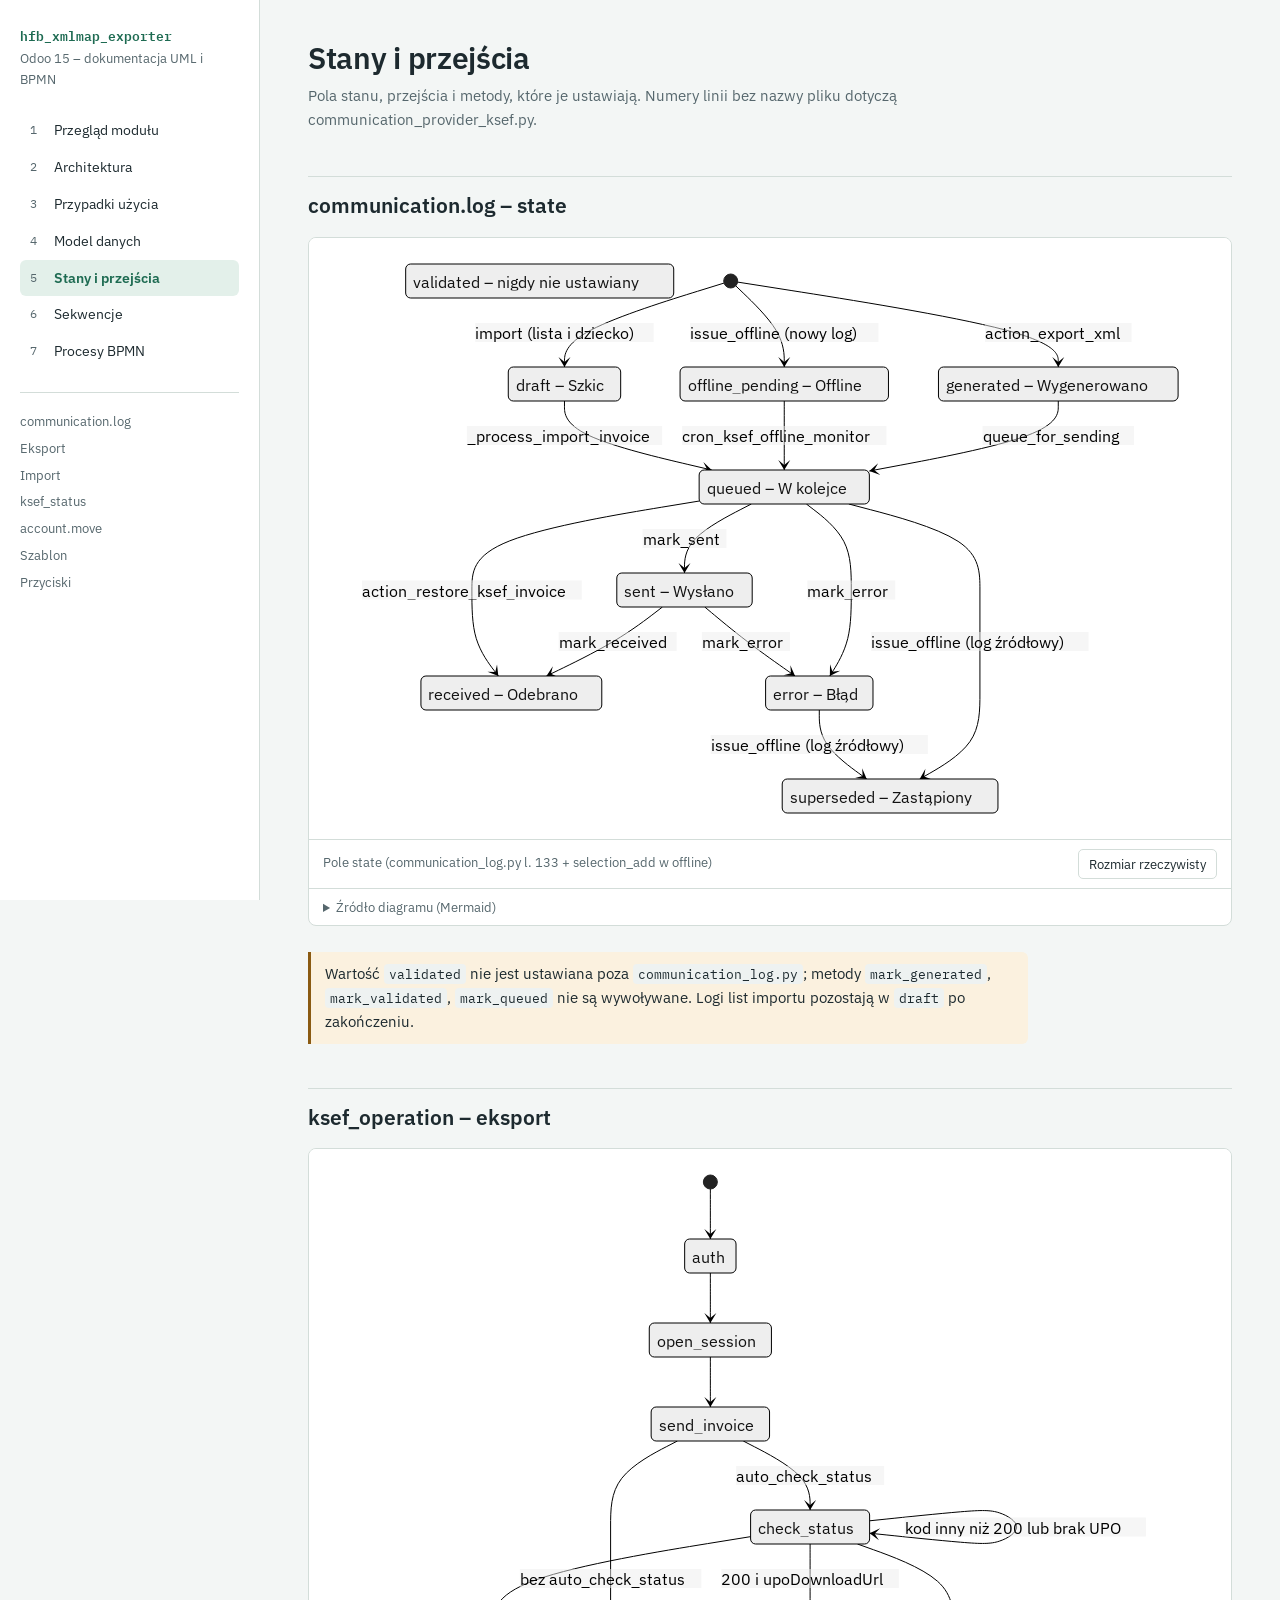
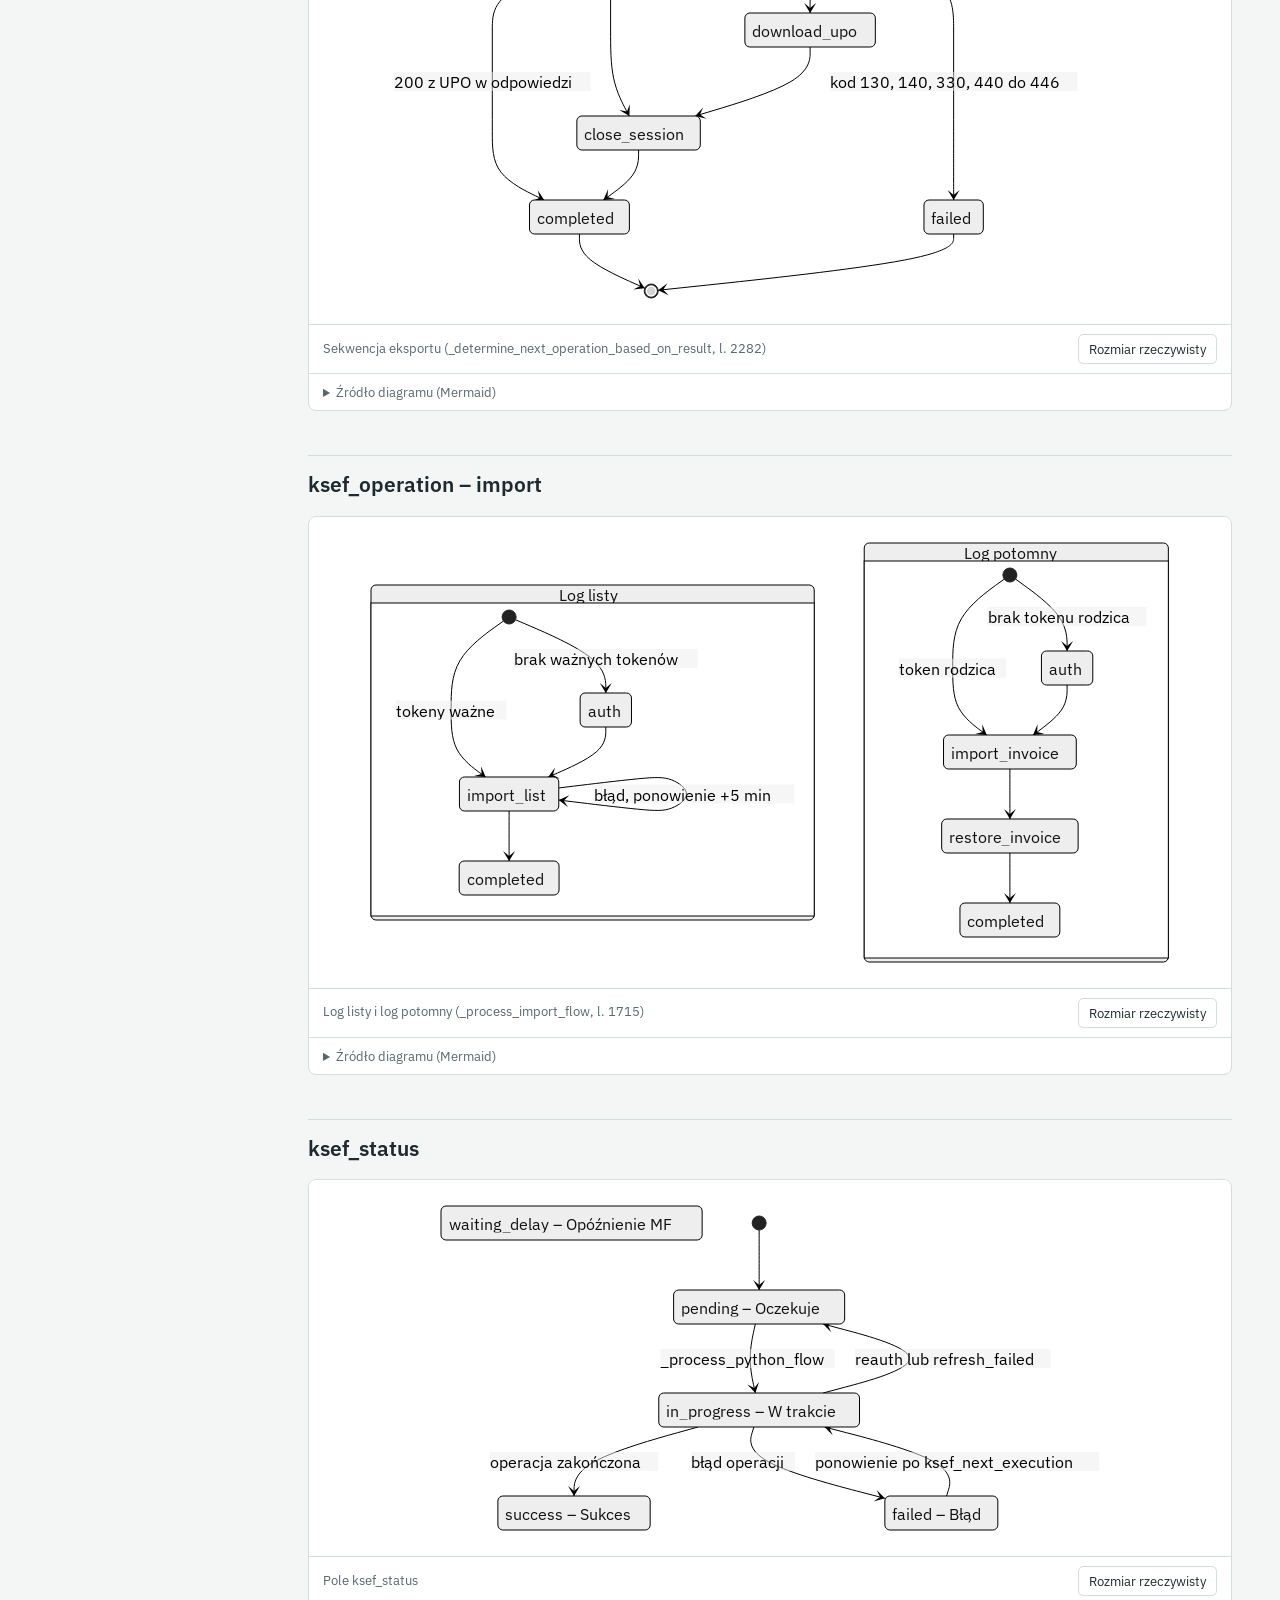
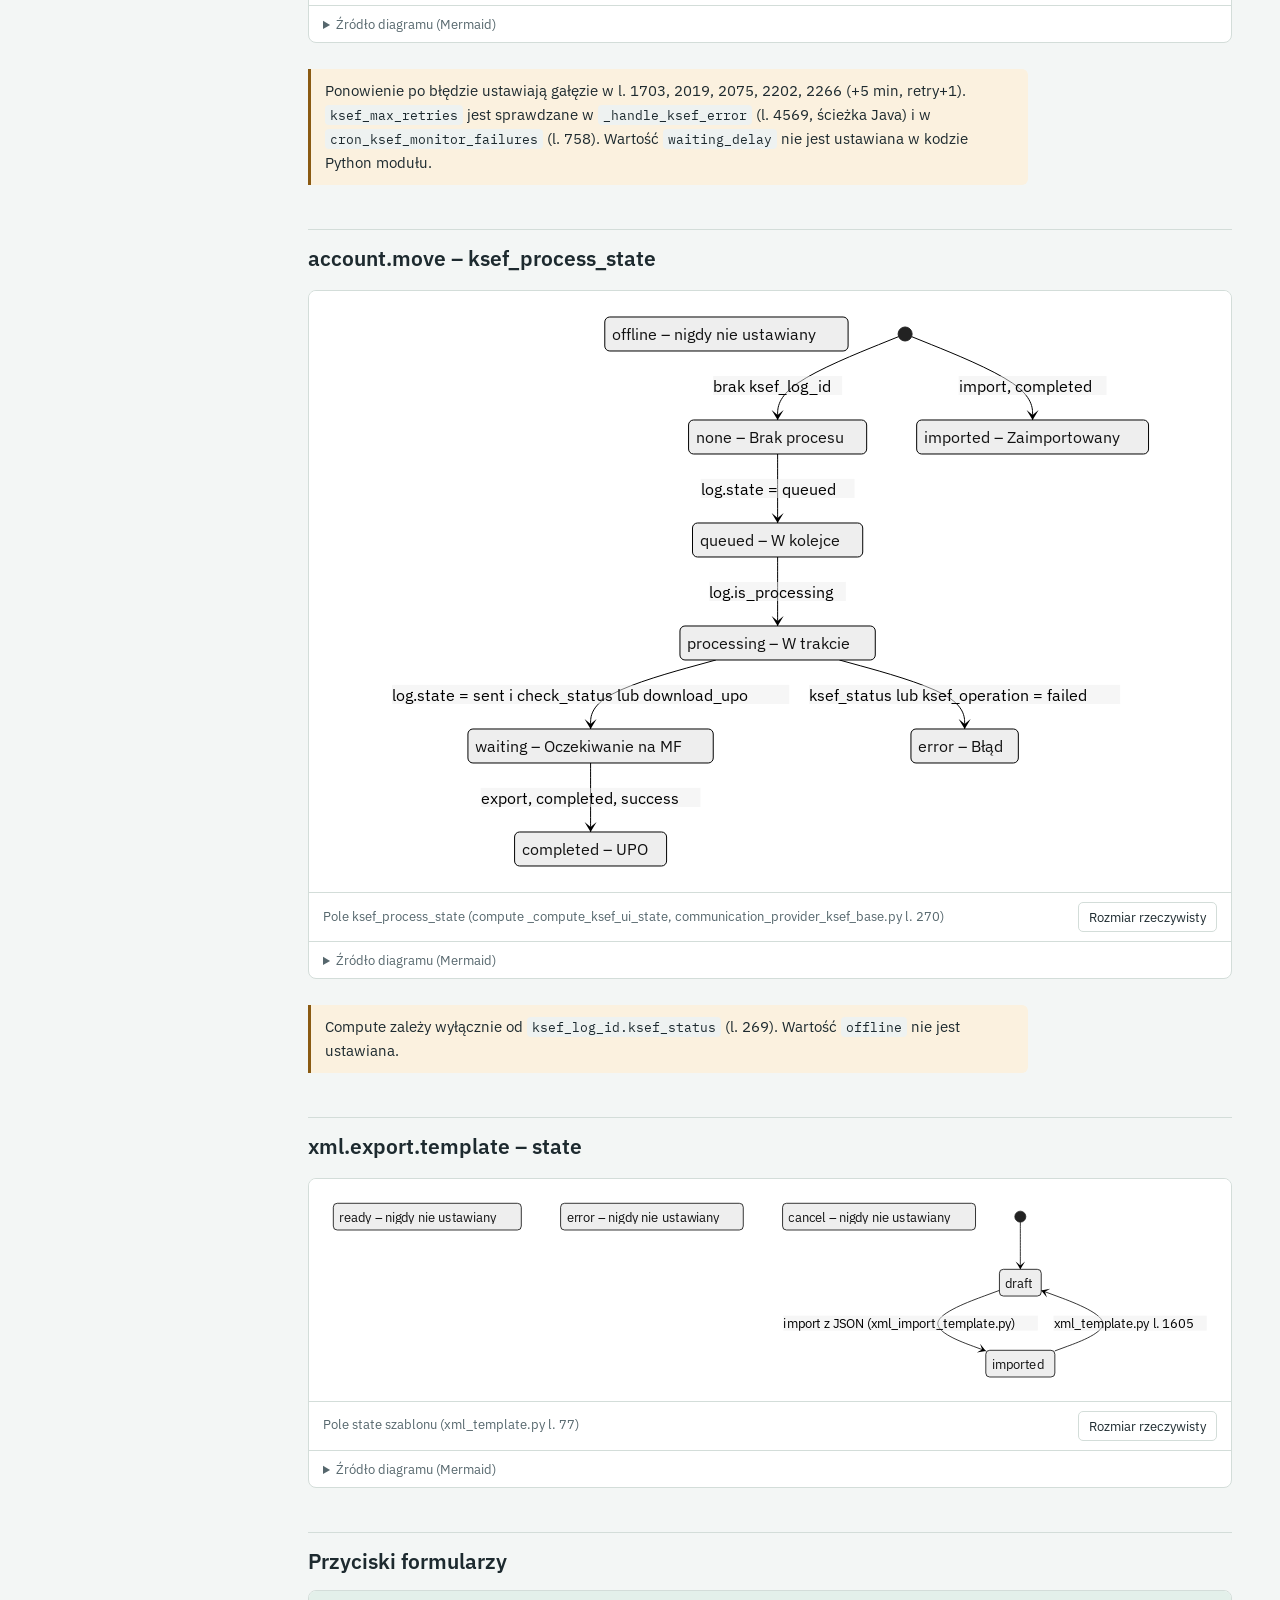
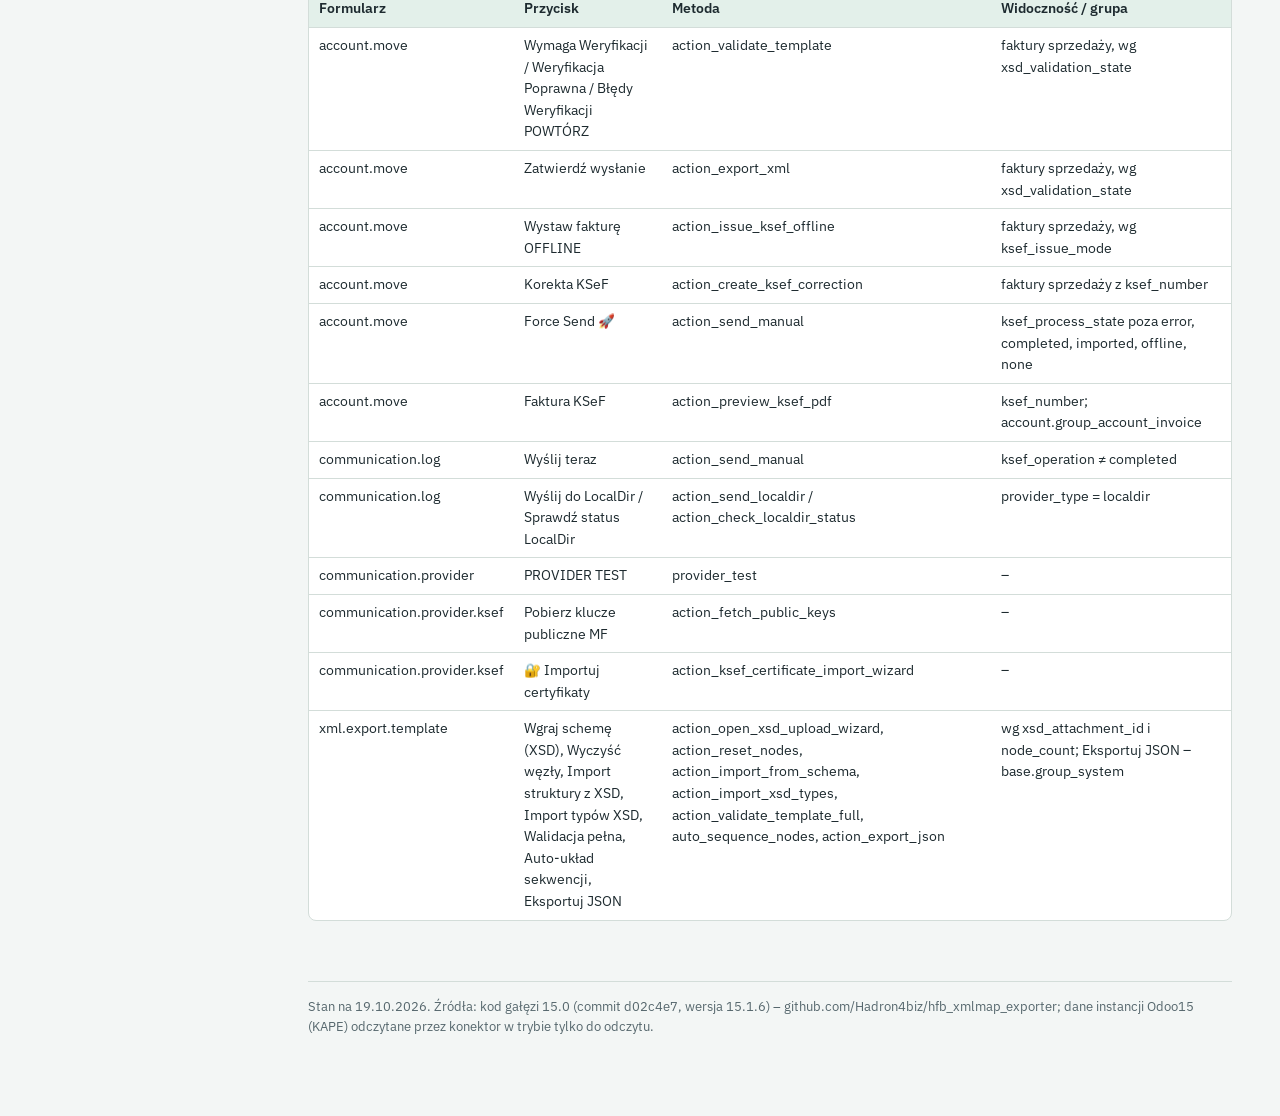
<file: hfb_xmlmap_exporter/static/description/doc/stany.html>
<!DOCTYPE html>
<html lang="pl"><head><meta charset="utf-8">
<meta name="viewport" content="width=device-width, initial-scale=1">
<title>Stany i przejścia – hfb_xmlmap_exporter</title>
<link rel="preconnect" href="https://fonts.googleapis.com"><link rel="preconnect" href="https://fonts.gstatic.com" crossorigin>
<link href="https://fonts.googleapis.com/css2?family=IBM+Plex+Mono:wght@400;600&family=IBM+Plex+Sans:wght@400;600&display=swap" rel="stylesheet">
<style>
:root{
  --bg:#f3f6f5; --surface:#ffffff; --ink:#1d2a2f; --muted:#56676d; --line:#d3ddd9;
  --accent:#1e6b52; --accent-soft:#e3f0ea; --link:#245b8f; --warn:#8a5a12; --warn-soft:#fbf1df;
  --code:#eef2f1; --diagram:#ffffff; color-scheme:light;
}
@media (prefers-color-scheme: dark){
  :root:not([data-theme="light"]){
    --bg:#11191c; --surface:#172126; --ink:#e2ebe8; --muted:#9db0aa; --line:#2b3a3f;
    --accent:#62c49c; --accent-soft:#1c3129; --link:#8fbbe8; --warn:#e2b25e; --warn-soft:#2e2717;
    --code:#1f2b30; --diagram:#f7f9f8; color-scheme:dark;
  }
}
:root[data-theme="dark"]{
  --bg:#11191c; --surface:#172126; --ink:#e2ebe8; --muted:#9db0aa; --line:#2b3a3f;
  --accent:#62c49c; --accent-soft:#1c3129; --link:#8fbbe8; --warn:#e2b25e; --warn-soft:#2e2717;
  --code:#1f2b30; --diagram:#f7f9f8; color-scheme:dark;
}
*{box-sizing:border-box}
html{scroll-padding-top:16px}
body{margin:0;background:var(--bg);color:var(--ink);
  font:15px/1.6 "IBM Plex Sans","Segoe UI",system-ui,-apple-system,sans-serif}
a{color:var(--link)}
.layout{display:grid;grid-template-columns:260px minmax(0,1fr);min-height:100vh}
nav.side{position:sticky;top:0;height:100vh;overflow:auto;padding:28px 20px;border-right:1px solid var(--line);background:var(--surface)}
nav.side .mod{font:600 13px/1.3 "IBM Plex Mono",ui-monospace,monospace;color:var(--accent);word-break:break-all}
nav.side .sub{font-size:13px;color:var(--muted);margin:4px 0 22px}
nav.side ol{list-style:none;margin:0;padding:0;counter-reset:p}
nav.side li{counter-increment:p}
nav.side li a{display:flex;gap:10px;padding:7px 10px;border-radius:6px;text-decoration:none;color:var(--ink);font-size:14px}
nav.side li a::before{content:counter(p);color:var(--muted);font:12px/1.9 "IBM Plex Mono",monospace;min-width:14px}
nav.side li a:hover{background:var(--accent-soft)}
nav.side li a[aria-current="page"]{background:var(--accent-soft);color:var(--accent);font-weight:600}
nav.side .toc{margin-top:22px;padding-top:16px;border-top:1px solid var(--line);font-size:13px}
nav.side .toc a{display:block;padding:3px 0;color:var(--muted);text-decoration:none}
nav.side .toc a:hover{color:var(--ink)}
main{padding:40px 48px 80px;max-width:1280px}
header.page h1{font-size:30px;line-height:1.2;margin:0 0 8px;font-weight:600;letter-spacing:-.01em}
header.page p.lead{margin:0 0 28px;color:var(--muted);max-width:75ch}
h2{font-size:21px;margin:44px 0 10px;padding-top:12px;border-top:1px solid var(--line);font-weight:600}
h3{font-size:16px;margin:28px 0 8px;font-weight:600}
p,ul,ol{max-width:80ch}
code,.mono{font-family:"IBM Plex Mono",ui-monospace,SFMono-Regular,Menlo,monospace;font-size:.88em}
code{background:var(--code);padding:1px 5px;border-radius:4px}
.tablewrap{overflow-x:auto;margin:12px 0 18px;border:1px solid var(--line);border-radius:8px;background:var(--surface)}
table{border-collapse:collapse;width:100%;font-size:13.5px}
th,td{text-align:left;vertical-align:top;padding:7px 10px;border-bottom:1px solid var(--line)}
th{background:var(--accent-soft);font-weight:600;white-space:nowrap}
tr:last-child td{border-bottom:none}
td.num,th.num{text-align:right;font-variant-numeric:tabular-nums}
figure.dia{margin:14px 0 26px;border:1px solid var(--line);border-radius:8px;background:var(--surface);overflow:hidden}
figure.dia .canvas{background:var(--diagram);overflow:auto;padding:18px;line-height:normal;font-size:16px;color:#1d2a2f}
figure.dia .canvas svg{display:block;margin:0 auto;height:auto;max-width:100%}
figure.dia.zoom .canvas svg{max-width:none}
figure.dia figcaption{display:flex;justify-content:space-between;align-items:center;gap:12px;padding:9px 14px;border-top:1px solid var(--line);font-size:13px;color:var(--muted)}
figure.dia button{font:inherit;font-size:12.5px;padding:4px 10px;border:1px solid var(--line);border-radius:5px;background:var(--surface);color:var(--ink);cursor:pointer}
figure.dia button:focus-visible,nav a:focus-visible,summary:focus-visible{outline:2px solid var(--accent);outline-offset:2px}
details.src{margin:0;border-top:1px solid var(--line)}
details.src summary{cursor:pointer;padding:8px 14px;font-size:12.5px;color:var(--muted)}
details.src pre{margin:0;padding:12px 14px;background:var(--code);overflow:auto;font-size:12px;line-height:1.45}
.note{border-left:3px solid var(--accent);background:var(--accent-soft);padding:10px 14px;border-radius:0 6px 6px 0;margin:14px 0;max-width:80ch}
.note.warn{border-color:var(--warn);background:var(--warn-soft)}
.kv{display:grid;grid-template-columns:max-content 1fr;gap:4px 18px;font-size:14px;max-width:80ch}
.kv dt{color:var(--muted)}
.kv dd{margin:0}
footer{margin-top:60px;color:var(--muted);font-size:12.5px;border-top:1px solid var(--line);padding-top:14px}
@media (max-width:900px){
  .layout{grid-template-columns:1fr}
  nav.side{position:static;height:auto;border-right:none;border-bottom:1px solid var(--line)}
  main{padding:28px 18px 60px}
}
@media print{nav.side{display:none}.layout{display:block}figure.dia{break-inside:avoid}}
</style></head>
<body><div class="layout">
<nav class="side" aria-label="Dokumentacja">
<div class="mod">hfb_xmlmap_exporter</div><div class="sub">Odoo 15 – dokumentacja UML i BPMN</div>
<ol><li><a href="index.html">Przegląd modułu</a></li><li><a href="architektura.html">Architektura</a></li><li><a href="przypadki_uzycia.html">Przypadki użycia</a></li><li><a href="model_danych.html">Model danych</a></li><li><a href="stany.html" aria-current="page">Stany i przejścia</a></li><li><a href="sekwencje.html">Sekwencje</a></li><li><a href="procesy_bpmn.html">Procesy BPMN</a></li></ol><div class="toc"><a href="#log">communication.log</a><a href="#eksport">Eksport</a><a href="#import">Import</a><a href="#status">ksef_status</a><a href="#faktura">account.move</a><a href="#szablon">Szablon</a><a href="#przyciski">Przyciski</a></div>
</nav>
<main>
<header class="page"><h1>Stany i przejścia</h1><p class="lead">Pola stanu, przejścia i metody, które je ustawiają. Numery linii bez nazwy pliku dotyczą communication_provider_ksef.py.</p></header>
<h2 id="log">communication.log – state</h2><figure class="dia" id="dia-st_log"><div class="canvas"><svg aria-roledescription="stateDiagram" role="graphics-document document" viewBox="0 0 832.09375 565" height="565" class="statediagram" xmlns="http://www.w3.org/2000/svg" width="832.09375" id="m_st_log"><style>#m_st_log{font-family:"IBM Plex Sans","Segoe UI",system-ui,sans-serif;font-size:16px;fill:#000000;}#m_st_log .error-icon{fill:#552222;}#m_st_log .error-text{fill:#552222;stroke:#552222;}#m_st_log .edge-thickness-normal{stroke-width:2px;}#m_st_log .edge-thickness-thick{stroke-width:3.5px;}#m_st_log .edge-pattern-solid{stroke-dasharray:0;}#m_st_log .edge-pattern-dashed{stroke-dasharray:3;}#m_st_log .edge-pattern-dotted{stroke-dasharray:2;}#m_st_log .marker{fill:#666;stroke:#666;}#m_st_log .marker.cross{stroke:#666;}#m_st_log svg{font-family:"IBM Plex Sans","Segoe UI",system-ui,sans-serif;font-size:16px;}#m_st_log defs #statediagram-barbEnd{fill:#000;stroke:#000;}#m_st_log g.stateGroup text{fill:#999;stroke:none;font-size:10px;}#m_st_log g.stateGroup text{fill:#000000;stroke:none;font-size:10px;}#m_st_log g.stateGroup .state-title{font-weight:bolder;fill:#111111;}#m_st_log g.stateGroup rect{fill:#eee;stroke:#999;}#m_st_log g.stateGroup line{stroke:#666;stroke-width:1;}#m_st_log .transition{stroke:#000;stroke-width:1;fill:none;}#m_st_log .stateGroup .composit{fill:#ffffff;border-bottom:1px;}#m_st_log .stateGroup .alt-composit{fill:#e0e0e0;border-bottom:1px;}#m_st_log .state-note{stroke:#999;fill:#666;}#m_st_log .state-note text{fill:#fff;stroke:none;font-size:10px;}#m_st_log .stateLabel .box{stroke:none;stroke-width:0;fill:#eee;opacity:0.5;}#m_st_log .edgeLabel .label rect{fill:#eee;opacity:0.5;}#m_st_log .edgeLabel .label text{fill:#000000;}#m_st_log .label div .edgeLabel{color:#000000;}#m_st_log .stateLabel text{fill:#111111;font-size:10px;font-weight:bold;}#m_st_log .node circle.state-start{fill:#222;stroke:#222;}#m_st_log .node .fork-join{fill:#222;stroke:#222;}#m_st_log .node circle.state-end{fill:hsl(0, 0%, 83.3333333333%);stroke:#ffffff;stroke-width:1.5;}#m_st_log .end-state-inner{fill:#ffffff;stroke-width:1.5;}#m_st_log .node rect{fill:#eee;stroke:#000;stroke-width:1px;}#m_st_log .node polygon{fill:#eee;stroke:#000;stroke-width:1px;}#m_st_log #statediagram-barbEnd{fill:#666;}#m_st_log .statediagram-cluster rect{fill:#eee;stroke:#000;stroke-width:1px;}#m_st_log .cluster-label,#m_st_log .nodeLabel{color:#111111;}#m_st_log .statediagram-cluster rect.outer{rx:5px;ry:5px;}#m_st_log .statediagram-state .divider{stroke:#000;}#m_st_log .statediagram-state .title-state{rx:5px;ry:5px;}#m_st_log .statediagram-cluster.statediagram-cluster .inner{fill:#ffffff;}#m_st_log .statediagram-cluster.statediagram-cluster-alt .inner{fill:#f4f4f4;}#m_st_log .statediagram-cluster .inner{rx:0;ry:0;}#m_st_log .statediagram-state rect.basic{rx:5px;ry:5px;}#m_st_log .statediagram-state rect.divider{stroke-dasharray:10,10;fill:#f4f4f4;}#m_st_log .note-edge{stroke-dasharray:5;}#m_st_log .statediagram-note rect{fill:#666;stroke:#999;stroke-width:1px;rx:0;ry:0;}#m_st_log .statediagram-note rect{fill:#666;stroke:#999;stroke-width:1px;rx:0;ry:0;}#m_st_log .statediagram-note text{fill:#fff;}#m_st_log .statediagram-note .nodeLabel{color:#fff;}#m_st_log .statediagram .edgeLabel{color:red;}#m_st_log #dependencyStart,#m_st_log #dependencyEnd{fill:#666;stroke:#666;stroke-width:1;}#m_st_log .statediagramTitleText{text-anchor:middle;font-size:18px;fill:#000000;}#m_st_log :root{--mermaid-font-family:"IBM Plex Sans","Segoe UI",system-ui,sans-serif;}</style><g><defs><marker orient="auto" markerUnits="strokeWidth" markerHeight="14" markerWidth="20" refY="7" refX="19" id="m_st_log_statediagram-barbEnd"><path d="M 19,7 L9,13 L14,7 L9,1 Z"></path></marker></defs><g class="root"><g class="clusters"></g><g class="edgePaths"><path marker-end="url(#m_st_log_statediagram-barbEnd)" style="fill:none" class="edge-thickness-normal transition" id="edge0" d="M383.634,26.087L437.074,34.489C490.514,42.891,597.394,59.696,650.833,73.848C704.273,88,704.273,99.5,704.273,105.25L704.273,111"></path><path marker-end="url(#m_st_log_statediagram-barbEnd)" style="fill:none" class="edge-thickness-normal transition" id="edge1" d="M704.273,145L704.273,150.75C704.273,156.5,704.273,168,672.789,179.667C641.305,191.335,578.336,203.169,546.852,209.087L515.367,215.004"></path><path marker-end="url(#m_st_log_statediagram-barbEnd)" style="fill:none" class="edge-thickness-normal transition" id="edge2" d="M397.325,248L386.187,253.75C375.048,259.5,352.77,271,341.631,282.5C330.492,294,330.492,305.5,330.492,311.25L330.492,317"></path><path marker-end="url(#m_st_log_statediagram-barbEnd)" style="fill:none" class="edge-thickness-normal transition" id="edge3" d="M308.431,351L300.969,356.75C293.507,362.5,278.584,374,259.254,385.5C239.924,397,216.188,408.5,204.32,414.25L192.452,420"></path><path marker-end="url(#m_st_log_statediagram-barbEnd)" style="fill:none" class="edge-thickness-normal transition" id="edge4" d="M452.382,248L459.865,253.75C467.348,259.5,482.315,271,489.798,285.333C497.281,299.667,497.281,316.833,497.281,334C497.281,351.167,497.281,368.333,493.709,382.667C490.137,397,482.993,408.5,479.422,414.25L475.85,420"></path><path marker-end="url(#m_st_log_statediagram-barbEnd)" style="fill:none" class="edge-thickness-normal transition" id="edge5" d="M350.779,351L357.641,356.75C364.502,362.5,378.226,374,393.276,385.5C408.326,397,424.703,408.5,432.891,414.25L441.08,420"></path><path marker-end="url(#m_st_log_statediagram-barbEnd)" style="fill:none" class="edge-thickness-normal transition" id="edge6" d="M494.849,248L516.695,253.75C538.542,259.5,582.236,271,604.083,285.333C625.93,299.667,625.93,316.833,625.93,334C625.93,351.167,625.93,368.333,625.93,385.5C625.93,402.667,625.93,419.833,625.93,437C625.93,454.167,625.93,471.333,615.898,485.667C605.866,500,585.802,511.5,575.77,517.25L565.738,523"></path><path marker-end="url(#m_st_log_statediagram-barbEnd)" style="fill:none" class="edge-thickness-normal transition" id="edge7" d="M465.289,454L465.289,459.75C465.289,465.5,465.289,477,473.193,488.5C481.096,500,496.904,511.5,504.807,517.25L512.711,523"></path><path marker-end="url(#m_st_log_statediagram-barbEnd)" style="fill:none" class="edge-thickness-normal transition" id="edge8" d="M381.764,29.853L389.846,37.627C397.928,45.402,414.093,60.951,422.175,74.475C430.258,88,430.258,99.5,430.258,105.25L430.258,111"></path><path marker-end="url(#m_st_log_statediagram-barbEnd)" style="fill:none" class="edge-thickness-normal transition" id="edge9" d="M430.258,145L430.258,150.75C430.258,156.5,430.258,168,430.258,179.5C430.258,191,430.258,202.5,430.258,208.25L430.258,214"></path><path marker-end="url(#m_st_log_statediagram-barbEnd)" style="fill:none" class="edge-thickness-normal transition" id="edge10" d="M370.032,27.071L343.438,35.309C316.844,43.548,263.657,60.024,237.063,74.012C210.469,88,210.469,99.5,210.469,105.25L210.469,111"></path><path marker-end="url(#m_st_log_statediagram-barbEnd)" style="fill:none" class="edge-thickness-normal transition" id="edge11" d="M210.469,145L210.469,150.75C210.469,156.5,210.469,168,235.008,179.5C259.548,191,308.627,202.5,333.167,208.25L357.706,214"></path><path marker-end="url(#m_st_log_statediagram-barbEnd)" style="fill:none" class="edge-thickness-normal transition" id="edge12" d="M345.148,245.032L307.273,251.277C269.398,257.522,193.648,270.011,155.773,284.839C117.898,299.667,117.898,316.833,117.898,334C117.898,351.167,117.898,368.333,122.305,382.667C126.711,397,135.524,408.5,139.93,414.25L144.336,420"></path></g><g class="edgeLabels"><g transform="translate(704.2734375, 76.5)" class="edgeLabel"><g transform="translate(-73.2890625, -9.5)" class="label"><rect height="19" width="146.578125" ry="0" rx="0"></rect><foreignObject height="19" width="146.578125"><div style="display: inline-block; white-space: nowrap;" xmlns="http://www.w3.org/1999/xhtml"><span class="edgeLabel">action_export_xml</span></div></foreignObject></g></g><g transform="translate(704.2734375, 179.5)" class="edgeLabel"><g transform="translate(-75.671875, -9.5)" class="label"><rect height="19" width="151.34375" ry="0" rx="0"></rect><foreignObject height="19" width="151.34375"><div style="display: inline-block; white-space: nowrap;" xmlns="http://www.w3.org/1999/xhtml"><span class="edgeLabel">queue_for_sending</span></div></foreignObject></g></g><g transform="translate(330.4921875, 282.5)" class="edgeLabel"><g transform="translate(-41.9140625, -9.5)" class="label"><rect height="19" width="83.828125" ry="0" rx="0"></rect><foreignObject height="19" width="83.828125"><div style="display: inline-block; white-space: nowrap;" xmlns="http://www.w3.org/1999/xhtml"><span class="edgeLabel">mark_sent</span></div></foreignObject></g></g><g transform="translate(263.66015625, 385.5)" class="edgeLabel"><g transform="translate(-58.9296875, -9.5)" class="label"><rect height="19" width="117.859375" ry="0" rx="0"></rect><foreignObject height="19" width="117.859375"><div style="display: inline-block; white-space: nowrap;" xmlns="http://www.w3.org/1999/xhtml"><span class="edgeLabel">mark_received</span></div></foreignObject></g></g><g transform="translate(497.28125, 334)" class="edgeLabel"><g transform="translate(-43.984375, -9.5)" class="label"><rect height="19" width="87.96875" ry="0" rx="0"></rect><foreignObject height="19" width="87.96875"><div style="display: inline-block; white-space: nowrap;" xmlns="http://www.w3.org/1999/xhtml"><span class="edgeLabel">mark_error</span></div></foreignObject></g></g><g transform="translate(391.94921875, 385.5)" class="edgeLabel"><g transform="translate(-43.984375, -9.5)" class="label"><rect height="19" width="87.96875" ry="0" rx="0"></rect><foreignObject height="19" width="87.96875"><div style="display: inline-block; white-space: nowrap;" xmlns="http://www.w3.org/1999/xhtml"><span class="edgeLabel">mark_error</span></div></foreignObject></g></g><g transform="translate(625.9296875, 385.5)" class="edgeLabel"><g transform="translate(-108.6484375, -9.5)" class="label"><rect height="19" width="217.296875" ry="0" rx="0"></rect><foreignObject height="19" width="217.296875"><div style="display: inline-block; white-space: nowrap;" xmlns="http://www.w3.org/1999/xhtml"><span class="edgeLabel">issue_offline (log źródłowy)</span></div></foreignObject></g></g><g transform="translate(465.2890625, 488.5)" class="edgeLabel"><g transform="translate(-108.6484375, -9.5)" class="label"><rect height="19" width="217.296875" ry="0" rx="0"></rect><foreignObject height="19" width="217.296875"><div style="display: inline-block; white-space: nowrap;" xmlns="http://www.w3.org/1999/xhtml"><span class="edgeLabel">issue_offline (log źródłowy)</span></div></foreignObject></g></g><g transform="translate(430.2578125, 76.5)" class="edgeLabel"><g transform="translate(-94.1640625, -9.5)" class="label"><rect height="19" width="188.328125" ry="0" rx="0"></rect><foreignObject height="19" width="188.328125"><div style="display: inline-block; white-space: nowrap;" xmlns="http://www.w3.org/1999/xhtml"><span class="edgeLabel">issue_offline (nowy log)</span></div></foreignObject></g></g><g transform="translate(430.2578125, 179.5)" class="edgeLabel"><g transform="translate(-102.1640625, -9.5)" class="label"><rect height="19" width="204.328125" ry="0" rx="0"></rect><foreignObject height="19" width="204.328125"><div style="display: inline-block; white-space: nowrap;" xmlns="http://www.w3.org/1999/xhtml"><span class="edgeLabel">cron_ksef_offline_monitor</span></div></foreignObject></g></g><g transform="translate(210.46875, 76.5)" class="edgeLabel"><g transform="translate(-89.2265625, -9.5)" class="label"><rect height="19" width="178.453125" ry="0" rx="0"></rect><foreignObject height="19" width="178.453125"><div style="display: inline-block; white-space: nowrap;" xmlns="http://www.w3.org/1999/xhtml"><span class="edgeLabel">import (lista i dziecko)</span></div></foreignObject></g></g><g transform="translate(210.46875, 179.5)" class="edgeLabel"><g transform="translate(-97.625, -9.5)" class="label"><rect height="19" width="195.25" ry="0" rx="0"></rect><foreignObject height="19" width="195.25"><div style="display: inline-block; white-space: nowrap;" xmlns="http://www.w3.org/1999/xhtml"><span class="edgeLabel">_process_import_invoice</span></div></foreignObject></g></g><g transform="translate(117.8984375, 334)" class="edgeLabel"><g transform="translate(-109.8984375, -9.5)" class="label"><rect height="19" width="219.796875" ry="0" rx="0"></rect><foreignObject height="19" width="219.796875"><div style="display: inline-block; white-space: nowrap;" xmlns="http://www.w3.org/1999/xhtml"><span class="edgeLabel">action_restore_ksef_invoice</span></div></foreignObject></g></g></g><g class="nodes"><g transform="translate(210.46875, 128)" data-id="draft" data-node="true" id="state-draft-11" class="node  statediagram-state undefined"><rect height="34" width="112.40625" y="-17" x="-56.203125" style="" class="basic label-container"></rect><g transform="translate(-48.703125, -9.5)" style="" class="label"><rect></rect><foreignObject height="19" width="97.40625"><div style="display: inline-block; white-space: nowrap;" xmlns="http://www.w3.org/1999/xhtml"><span class="nodeLabel">draft – Szkic</span></div></foreignObject></g></g><g transform="translate(704.2734375, 128)" data-id="generated" data-node="true" id="state-generated-1" class="node  statediagram-state undefined"><rect height="34" width="239.640625" y="-17" x="-119.8203125" style="" class="basic label-container"></rect><g transform="translate(-112.3203125, -9.5)" style="" class="label"><rect></rect><foreignObject height="19" width="224.640625"><div style="display: inline-block; white-space: nowrap;" xmlns="http://www.w3.org/1999/xhtml"><span class="nodeLabel">generated – Wygenerowano</span></div></foreignObject></g></g><g transform="translate(185.6953125, 25)" data-id="validated" data-node="true" id="state-validated-0" class="node  statediagram-state undefined"><rect height="34" width="268.046875" y="-17" x="-134.0234375" style="" class="basic label-container"></rect><g transform="translate(-126.5234375, -9.5)" style="" class="label"><rect></rect><foreignObject height="19" width="253.046875"><div style="display: inline-block; white-space: nowrap;" xmlns="http://www.w3.org/1999/xhtml"><span class="nodeLabel">validated – nigdy nie ustawiany</span></div></foreignObject></g></g><g transform="translate(430.2578125, 231)" data-id="queued" data-node="true" id="state-queued-12" class="node  statediagram-state undefined"><rect height="34" width="170.21875" y="-17" x="-85.109375" style="" class="basic label-container"></rect><g transform="translate(-77.609375, -9.5)" style="" class="label"><rect></rect><foreignObject height="19" width="155.21875"><div style="display: inline-block; white-space: nowrap;" xmlns="http://www.w3.org/1999/xhtml"><span class="nodeLabel">queued – W kolejce</span></div></foreignObject></g></g><g transform="translate(330.4921875, 334)" data-id="sent" data-node="true" id="state-sent-5" class="node  statediagram-state undefined"><rect height="34" width="135.390625" y="-17" x="-67.6953125" style="" class="basic label-container"></rect><g transform="translate(-60.1953125, -9.5)" style="" class="label"><rect></rect><foreignObject height="19" width="120.390625"><div style="display: inline-block; white-space: nowrap;" xmlns="http://www.w3.org/1999/xhtml"><span class="nodeLabel">sent – Wysłano</span></div></foreignObject></g></g><g transform="translate(157.36328125, 437)" data-id="received" data-node="true" id="state-received-12" class="node  statediagram-state undefined"><rect height="34" width="180.859375" y="-17" x="-90.4296875" style="" class="basic label-container"></rect><g transform="translate(-82.9296875, -9.5)" style="" class="label"><rect></rect><foreignObject height="19" width="165.859375"><div style="display: inline-block; white-space: nowrap;" xmlns="http://www.w3.org/1999/xhtml"><span class="nodeLabel">received – Odebrano</span></div></foreignObject></g></g><g transform="translate(465.2890625, 437)" data-id="error" data-node="true" id="state-error-7" class="node  statediagram-state undefined"><rect height="34" width="107.390625" y="-17" x="-53.6953125" style="" class="basic label-container"></rect><g transform="translate(-46.1953125, -9.5)" style="" class="label"><rect></rect><foreignObject height="19" width="92.390625"><div style="display: inline-block; white-space: nowrap;" xmlns="http://www.w3.org/1999/xhtml"><span class="nodeLabel">error – Błąd</span></div></foreignObject></g></g><g transform="translate(536.078125, 540)" data-id="superseded" data-node="true" id="state-superseded-7" class="node  statediagram-state undefined"><rect height="34" width="215.75" y="-17" x="-107.875" style="" class="basic label-container"></rect><g transform="translate(-100.375, -9.5)" style="" class="label"><rect></rect><foreignObject height="19" width="200.75"><div style="display: inline-block; white-space: nowrap;" xmlns="http://www.w3.org/1999/xhtml"><span class="nodeLabel">superseded – Zastąpiony</span></div></foreignObject></g></g><g transform="translate(430.2578125, 128)" data-id="offline_pending" data-node="true" id="state-offline_pending-9" class="node  statediagram-state undefined"><rect height="34" width="208.390625" y="-17" x="-104.1953125" style="" class="basic label-container"></rect><g transform="translate(-96.6953125, -9.5)" style="" class="label"><rect></rect><foreignObject height="19" width="193.390625"><div style="display: inline-block; white-space: nowrap;" xmlns="http://www.w3.org/1999/xhtml"><span class="nodeLabel">offline_pending – Offline</span></div></foreignObject></g></g><g transform="translate(376.71875, 25)" data-id="root_start" data-node="true" id="state-root_start-10" class="node default"><circle height="14" width="14" r="7" class="state-start"></circle></g></g></g></g></svg></div><figcaption><span>Pole state (communication_log.py l. 133 + selection_add w offline)</span><button type="button" class="zoom" aria-pressed="false">Rozmiar rzeczywisty</button></figcaption><details class="src"><summary>Źródło diagramu (Mermaid)</summary><pre>stateDiagram-v2
  direction TB
  draft : draft – Szkic
  generated : generated – Wygenerowano
  validated : validated – nigdy nie ustawiany
  queued : queued – W kolejce
  sent : sent – Wysłano
  received : received – Odebrano
  error : error – Błąd
  superseded : superseded – Zastąpiony
  offline_pending : offline_pending – Offline
  [*] --&gt; generated : action_export_xml
  generated --&gt; queued : queue_for_sending
  queued --&gt; sent : mark_sent
  sent --&gt; received : mark_received
  queued --&gt; error : mark_error
  sent --&gt; error : mark_error
  queued --&gt; superseded : issue_offline (log źródłowy)
  error --&gt; superseded : issue_offline (log źródłowy)
  [*] --&gt; offline_pending : issue_offline (nowy log)
  offline_pending --&gt; queued : cron_ksef_offline_monitor
  [*] --&gt; draft : import (lista i dziecko)
  draft --&gt; queued : _process_import_invoice
  queued --&gt; received : action_restore_ksef_invoice</pre></details></figure><div class="note warn">Wartość <code>validated</code> nie jest ustawiana poza <code>communication_log.py</code>; metody <code>mark_generated</code>, <code>mark_validated</code>, <code>mark_queued</code> nie są wywoływane. Logi list importu pozostają w <code>draft</code> po zakończeniu.</div><h2 id="eksport">ksef_operation – eksport</h2><figure class="dia" id="dia-st_eksport"><div class="canvas"><svg aria-roledescription="stateDiagram" role="graphics-document document" viewBox="0 0 767.984375 739" height="739" class="statediagram" xmlns="http://www.w3.org/2000/svg" width="767.984375" id="m_st_eksport"><style>#m_st_eksport{font-family:"IBM Plex Sans","Segoe UI",system-ui,sans-serif;font-size:16px;fill:#000000;}#m_st_eksport .error-icon{fill:#552222;}#m_st_eksport .error-text{fill:#552222;stroke:#552222;}#m_st_eksport .edge-thickness-normal{stroke-width:2px;}#m_st_eksport .edge-thickness-thick{stroke-width:3.5px;}#m_st_eksport .edge-pattern-solid{stroke-dasharray:0;}#m_st_eksport .edge-pattern-dashed{stroke-dasharray:3;}#m_st_eksport .edge-pattern-dotted{stroke-dasharray:2;}#m_st_eksport .marker{fill:#666;stroke:#666;}#m_st_eksport .marker.cross{stroke:#666;}#m_st_eksport svg{font-family:"IBM Plex Sans","Segoe UI",system-ui,sans-serif;font-size:16px;}#m_st_eksport defs #statediagram-barbEnd{fill:#000;stroke:#000;}#m_st_eksport g.stateGroup text{fill:#999;stroke:none;font-size:10px;}#m_st_eksport g.stateGroup text{fill:#000000;stroke:none;font-size:10px;}#m_st_eksport g.stateGroup .state-title{font-weight:bolder;fill:#111111;}#m_st_eksport g.stateGroup rect{fill:#eee;stroke:#999;}#m_st_eksport g.stateGroup line{stroke:#666;stroke-width:1;}#m_st_eksport .transition{stroke:#000;stroke-width:1;fill:none;}#m_st_eksport .stateGroup .composit{fill:#ffffff;border-bottom:1px;}#m_st_eksport .stateGroup .alt-composit{fill:#e0e0e0;border-bottom:1px;}#m_st_eksport .state-note{stroke:#999;fill:#666;}#m_st_eksport .state-note text{fill:#fff;stroke:none;font-size:10px;}#m_st_eksport .stateLabel .box{stroke:none;stroke-width:0;fill:#eee;opacity:0.5;}#m_st_eksport .edgeLabel .label rect{fill:#eee;opacity:0.5;}#m_st_eksport .edgeLabel .label text{fill:#000000;}#m_st_eksport .label div .edgeLabel{color:#000000;}#m_st_eksport .stateLabel text{fill:#111111;font-size:10px;font-weight:bold;}#m_st_eksport .node circle.state-start{fill:#222;stroke:#222;}#m_st_eksport .node .fork-join{fill:#222;stroke:#222;}#m_st_eksport .node circle.state-end{fill:hsl(0, 0%, 83.3333333333%);stroke:#ffffff;stroke-width:1.5;}#m_st_eksport .end-state-inner{fill:#ffffff;stroke-width:1.5;}#m_st_eksport .node rect{fill:#eee;stroke:#000;stroke-width:1px;}#m_st_eksport .node polygon{fill:#eee;stroke:#000;stroke-width:1px;}#m_st_eksport #statediagram-barbEnd{fill:#666;}#m_st_eksport .statediagram-cluster rect{fill:#eee;stroke:#000;stroke-width:1px;}#m_st_eksport .cluster-label,#m_st_eksport .nodeLabel{color:#111111;}#m_st_eksport .statediagram-cluster rect.outer{rx:5px;ry:5px;}#m_st_eksport .statediagram-state .divider{stroke:#000;}#m_st_eksport .statediagram-state .title-state{rx:5px;ry:5px;}#m_st_eksport .statediagram-cluster.statediagram-cluster .inner{fill:#ffffff;}#m_st_eksport .statediagram-cluster.statediagram-cluster-alt .inner{fill:#f4f4f4;}#m_st_eksport .statediagram-cluster .inner{rx:0;ry:0;}#m_st_eksport .statediagram-state rect.basic{rx:5px;ry:5px;}#m_st_eksport .statediagram-state rect.divider{stroke-dasharray:10,10;fill:#f4f4f4;}#m_st_eksport .note-edge{stroke-dasharray:5;}#m_st_eksport .statediagram-note rect{fill:#666;stroke:#999;stroke-width:1px;rx:0;ry:0;}#m_st_eksport .statediagram-note rect{fill:#666;stroke:#999;stroke-width:1px;rx:0;ry:0;}#m_st_eksport .statediagram-note text{fill:#fff;}#m_st_eksport .statediagram-note .nodeLabel{color:#fff;}#m_st_eksport .statediagram .edgeLabel{color:red;}#m_st_eksport #dependencyStart,#m_st_eksport #dependencyEnd{fill:#666;stroke:#666;stroke-width:1;}#m_st_eksport .statediagramTitleText{text-anchor:middle;font-size:18px;fill:#000000;}#m_st_eksport :root{--mermaid-font-family:"IBM Plex Sans","Segoe UI",system-ui,sans-serif;}</style><g><defs><marker orient="auto" markerUnits="strokeWidth" markerHeight="14" markerWidth="20" refY="7" refX="19" id="m_st_eksport_statediagram-barbEnd"><path d="M 19,7 L9,13 L14,7 L9,1 Z"></path></marker></defs><g class="root"><g class="clusters"></g><g class="edgePaths"><path marker-end="url(#m_st_eksport_statediagram-barbEnd)" style="fill:none" class="edge-thickness-normal transition" id="edge13" d="M324.348,22L324.348,26.167C324.348,30.333,324.348,38.667,324.348,47C324.348,55.333,324.348,63.667,324.348,67.833L324.348,72"></path><path marker-end="url(#m_st_eksport_statediagram-barbEnd)" style="fill:none" class="edge-thickness-normal transition" id="edge14" d="M324.348,106L324.348,110.167C324.348,114.333,324.348,122.667,324.348,131C324.348,139.333,324.348,147.667,324.348,151.833L324.348,156"></path><path marker-end="url(#m_st_eksport_statediagram-barbEnd)" style="fill:none" class="edge-thickness-normal transition" id="edge15" d="M324.348,190L324.348,194.167C324.348,198.333,324.348,206.667,324.348,215C324.348,223.333,324.348,231.667,324.348,235.833L324.348,240"></path><path marker-end="url(#m_st_eksport_statediagram-barbEnd)" style="fill:none" class="edge-thickness-normal transition" id="edge16" d="M357.276,274L368.414,279.75C379.551,285.5,401.826,297,412.964,308.5C424.102,320,424.102,331.5,424.102,337.25L424.102,343"></path><path marker-end="url(#m_st_eksport_statediagram-barbEnd)" style="fill:none" class="edge-thickness-normal transition" id="edge17" d="M291.419,274L280.282,279.75C269.144,285.5,246.869,297,235.731,311.333C224.594,325.667,224.594,342.833,224.594,360C224.594,377.167,224.594,394.333,224.594,411.5C224.594,428.667,224.594,445.833,224.594,463C224.594,480.167,224.594,497.333,227.719,511.667C230.844,526,237.093,537.5,240.218,543.25L243.343,549"></path><path marker-end="url(#m_st_eksport_statediagram-barbEnd)" style="fill:none" class="edge-thickness-normal transition" id="edge18" d="M483.609,353.805L500.908,352.004C518.207,350.203,552.804,346.602,574.427,344.801C596.05,343,604.7,343,613.349,345.833C621.998,348.667,630.648,354.333,630.648,360C630.648,365.667,621.998,371.333,613.349,374.167C604.7,377,596.05,377,574.427,375.199C552.804,373.398,518.207,369.797,500.908,367.996L483.609,366.195"></path><path marker-end="url(#m_st_eksport_statediagram-barbEnd)" style="fill:none" class="edge-thickness-normal transition" id="edge19" d="M424.102,377L424.102,382.75C424.102,388.5,424.102,400,424.102,411.5C424.102,423,424.102,434.5,424.102,440.25L424.102,446"></path><path marker-end="url(#m_st_eksport_statediagram-barbEnd)" style="fill:none" class="edge-thickness-normal transition" id="edge20" d="M364.594,369.643L321.544,376.619C278.495,383.595,192.396,397.548,149.346,413.107C106.297,428.667,106.297,445.833,106.297,463C106.297,480.167,106.297,497.333,106.297,514.5C106.297,531.667,106.297,548.833,106.297,564.417C106.297,580,106.297,594,114.941,605.167C123.586,616.333,140.875,624.667,149.519,628.833L158.164,633"></path><path marker-end="url(#m_st_eksport_statediagram-barbEnd)" style="fill:none" class="edge-thickness-normal transition" id="edge21" d="M471.481,377L487.506,382.75C503.531,388.5,535.582,400,551.607,414.333C567.633,428.667,567.633,445.833,567.633,463C567.633,480.167,567.633,497.333,567.633,514.5C567.633,531.667,567.633,548.833,567.633,564.417C567.633,580,567.633,594,567.633,605.167C567.633,616.333,567.633,624.667,567.633,628.833L567.633,633"></path><path marker-end="url(#m_st_eksport_statediagram-barbEnd)" style="fill:none" class="edge-thickness-normal transition" id="edge22" d="M424.102,480L424.102,485.75C424.102,491.5,424.102,503,404.951,514.5C385.801,526,347.501,537.5,328.35,543.25L309.2,549"></path><path marker-end="url(#m_st_eksport_statediagram-barbEnd)" style="fill:none" class="edge-thickness-normal transition" id="edge23" d="M252.582,583L252.582,587.167C252.582,591.333,252.582,599.667,246.714,608C240.846,616.333,229.11,624.667,223.243,628.833L217.375,633"></path><path marker-end="url(#m_st_eksport_statediagram-barbEnd)" style="fill:none" class="edge-thickness-normal transition" id="edge24" d="M193.434,667L193.434,671.167C193.434,675.333,193.434,683.667,204.329,692.692C215.224,701.716,237.015,711.433,247.911,716.291L258.806,721.149"></path><path marker-end="url(#m_st_eksport_statediagram-barbEnd)" style="fill:none" class="edge-thickness-normal transition" id="edge25" d="M567.633,667L567.633,671.167C567.633,675.333,567.633,683.667,518.387,693.044C469.142,702.421,370.651,712.842,321.406,718.053L272.16,723.263"></path></g><g class="edgeLabels"><g class="edgeLabel"><g transform="translate(0, 0)" class="label"><rect height="0" width="0" ry="0" rx="0"></rect><foreignObject height="0" width="0"><div style="display: inline-block; white-space: nowrap;" xmlns="http://www.w3.org/1999/xhtml"><span class="edgeLabel"></span></div></foreignObject></g></g><g class="edgeLabel"><g transform="translate(0, 0)" class="label"><rect height="0" width="0" ry="0" rx="0"></rect><foreignObject height="0" width="0"><div style="display: inline-block; white-space: nowrap;" xmlns="http://www.w3.org/1999/xhtml"><span class="edgeLabel"></span></div></foreignObject></g></g><g class="edgeLabel"><g transform="translate(0, 0)" class="label"><rect height="0" width="0" ry="0" rx="0"></rect><foreignObject height="0" width="0"><div style="display: inline-block; white-space: nowrap;" xmlns="http://www.w3.org/1999/xhtml"><span class="edgeLabel"></span></div></foreignObject></g></g><g transform="translate(424.1015625, 308.5)" class="edgeLabel"><g transform="translate(-74.0078125, -9.5)" class="label"><rect height="19" width="148.015625" ry="0" rx="0"></rect><foreignObject height="19" width="148.015625"><div style="display: inline-block; white-space: nowrap;" xmlns="http://www.w3.org/1999/xhtml"><span class="edgeLabel">auto_check_status</span></div></foreignObject></g></g><g transform="translate(224.59375, 411.5)" class="edgeLabel"><g transform="translate(-90.75, -9.5)" class="label"><rect height="19" width="181.5" ry="0" rx="0"></rect><foreignObject height="19" width="181.5"><div style="display: inline-block; white-space: nowrap;" xmlns="http://www.w3.org/1999/xhtml"><span class="edgeLabel">bez auto_check_status</span></div></foreignObject></g></g><g transform="translate(639.296875, 360)" class="edgeLabel"><g transform="translate(-120.6875, -9.5)" class="label"><rect height="19" width="241.375" ry="0" rx="0"></rect><foreignObject height="19" width="241.375"><div style="display: inline-block; white-space: nowrap;" xmlns="http://www.w3.org/1999/xhtml"><span class="edgeLabel">kod inny niż 200 lub brak UPO</span></div></foreignObject></g></g><g transform="translate(424.1015625, 411.5)" class="edgeLabel"><g transform="translate(-88.7578125, -9.5)" class="label"><rect height="19" width="177.515625" ry="0" rx="0"></rect><foreignObject height="19" width="177.515625"><div style="display: inline-block; white-space: nowrap;" xmlns="http://www.w3.org/1999/xhtml"><span class="edgeLabel">200 i upoDownloadUrl</span></div></foreignObject></g></g><g transform="translate(106.296875, 514.5)" class="edgeLabel"><g transform="translate(-98.296875, -9.5)" class="label"><rect height="19" width="196.59375" ry="0" rx="0"></rect><foreignObject height="19" width="196.59375"><div style="display: inline-block; white-space: nowrap;" xmlns="http://www.w3.org/1999/xhtml"><span class="edgeLabel">200 z UPO w odpowiedzi</span></div></foreignObject></g></g><g transform="translate(567.6328125, 514.5)" class="edgeLabel"><g transform="translate(-123.53125, -9.5)" class="label"><rect height="19" width="247.0625" ry="0" rx="0"></rect><foreignObject height="19" width="247.0625"><div style="display: inline-block; white-space: nowrap;" xmlns="http://www.w3.org/1999/xhtml"><span class="edgeLabel">kod 130, 140, 330, 440 do 446</span></div></foreignObject></g></g><g class="edgeLabel"><g transform="translate(0, 0)" class="label"><rect height="0" width="0" ry="0" rx="0"></rect><foreignObject height="0" width="0"><div style="display: inline-block; white-space: nowrap;" xmlns="http://www.w3.org/1999/xhtml"><span class="edgeLabel"></span></div></foreignObject></g></g><g class="edgeLabel"><g transform="translate(0, 0)" class="label"><rect height="0" width="0" ry="0" rx="0"></rect><foreignObject height="0" width="0"><div style="display: inline-block; white-space: nowrap;" xmlns="http://www.w3.org/1999/xhtml"><span class="edgeLabel"></span></div></foreignObject></g></g><g class="edgeLabel"><g transform="translate(0, 0)" class="label"><rect height="0" width="0" ry="0" rx="0"></rect><foreignObject height="0" width="0"><div style="display: inline-block; white-space: nowrap;" xmlns="http://www.w3.org/1999/xhtml"><span class="edgeLabel"></span></div></foreignObject></g></g><g class="edgeLabel"><g transform="translate(0, 0)" class="label"><rect height="0" width="0" ry="0" rx="0"></rect><foreignObject height="0" width="0"><div style="display: inline-block; white-space: nowrap;" xmlns="http://www.w3.org/1999/xhtml"><span class="edgeLabel"></span></div></foreignObject></g></g></g><g class="nodes"><g transform="translate(324.34765625, 15)" data-id="root_start" data-node="true" id="state-root_start-13" class="node default"><circle height="14" width="14" r="7" class="state-start"></circle></g><g transform="translate(324.34765625, 89)" data-id="auth" data-node="true" id="state-auth-14" class="node  statediagram-state undefined"><rect height="34" width="51.359375" y="-17" x="-25.6796875" style="" class="basic label-container"></rect><g transform="translate(-18.1796875, -9.5)" style="" class="label"><rect></rect><foreignObject height="19" width="36.359375"><div style="display: inline-block; white-space: nowrap;" xmlns="http://www.w3.org/1999/xhtml"><span class="nodeLabel">auth</span></div></foreignObject></g></g><g transform="translate(324.34765625, 173)" data-id="open_session" data-node="true" id="state-open_session-15" class="node  statediagram-state undefined"><rect height="34" width="122.15625" y="-17" x="-61.078125" style="" class="basic label-container"></rect><g transform="translate(-53.578125, -9.5)" style="" class="label"><rect></rect><foreignObject height="19" width="107.15625"><div style="display: inline-block; white-space: nowrap;" xmlns="http://www.w3.org/1999/xhtml"><span class="nodeLabel">open_session</span></div></foreignObject></g></g><g transform="translate(324.34765625, 257)" data-id="send_invoice" data-node="true" id="state-send_invoice-17" class="node  statediagram-state undefined"><rect height="34" width="118.40625" y="-17" x="-59.203125" style="" class="basic label-container"></rect><g transform="translate(-51.703125, -9.5)" style="" class="label"><rect></rect><foreignObject height="19" width="103.40625"><div style="display: inline-block; white-space: nowrap;" xmlns="http://www.w3.org/1999/xhtml"><span class="nodeLabel">send_invoice</span></div></foreignObject></g></g><g transform="translate(424.1015625, 360)" data-id="check_status" data-node="true" id="state-check_status-21" class="node  statediagram-state undefined"><rect height="34" width="119.015625" y="-17" x="-59.5078125" style="" class="basic label-container"></rect><g transform="translate(-52.0078125, -9.5)" style="" class="label"><rect></rect><foreignObject height="19" width="104.015625"><div style="display: inline-block; white-space: nowrap;" xmlns="http://www.w3.org/1999/xhtml"><span class="nodeLabel">check_status</span></div></foreignObject></g></g><g transform="translate(252.58203125, 566)" data-id="close_session" data-node="true" id="state-close_session-23" class="node  statediagram-state undefined"><rect height="34" width="123.4375" y="-17" x="-61.71875" style="" class="basic label-container"></rect><g transform="translate(-54.21875, -9.5)" style="" class="label"><rect></rect><foreignObject height="19" width="108.4375"><div style="display: inline-block; white-space: nowrap;" xmlns="http://www.w3.org/1999/xhtml"><span class="nodeLabel">close_session</span></div></foreignObject></g></g><g transform="translate(424.1015625, 463)" data-id="download_upo" data-node="true" id="state-download_upo-22" class="node  statediagram-state undefined"><rect height="34" width="130.453125" y="-17" x="-65.2265625" style="" class="basic label-container"></rect><g transform="translate(-57.7265625, -9.5)" style="" class="label"><rect></rect><foreignObject height="19" width="115.453125"><div style="display: inline-block; white-space: nowrap;" xmlns="http://www.w3.org/1999/xhtml"><span class="nodeLabel">download_upo</span></div></foreignObject></g></g><g transform="translate(193.43359375, 650)" data-id="completed" data-node="true" id="state-completed-24" class="node  statediagram-state undefined"><rect height="34" width="99.890625" y="-17" x="-49.9453125" style="" class="basic label-container"></rect><g transform="translate(-42.4453125, -9.5)" style="" class="label"><rect></rect><foreignObject height="19" width="84.890625"><div style="display: inline-block; white-space: nowrap;" xmlns="http://www.w3.org/1999/xhtml"><span class="nodeLabel">completed</span></div></foreignObject></g></g><g transform="translate(567.6328125, 650)" data-id="failed" data-node="true" id="state-failed-25" class="node  statediagram-state undefined"><rect height="34" width="59.328125" y="-17" x="-29.6640625" style="" class="basic label-container"></rect><g transform="translate(-22.1640625, -9.5)" style="" class="label"><rect></rect><foreignObject height="19" width="44.328125"><div style="display: inline-block; white-space: nowrap;" xmlns="http://www.w3.org/1999/xhtml"><span class="nodeLabel">failed</span></div></foreignObject></g></g><g transform="translate(265.19921875, 724)" data-id="root_end" data-node="true" id="state-root_end-25" class="node default"><circle height="14" width="14" r="7" class="state-start"></circle><circle height="10" width="10" r="5" class="state-end"></circle></g></g></g></g></svg></div><figcaption><span>Sekwencja eksportu (_determine_next_operation_based_on_result, l. 2282)</span><button type="button" class="zoom" aria-pressed="false">Rozmiar rzeczywisty</button></figcaption><details class="src"><summary>Źródło diagramu (Mermaid)</summary><pre>stateDiagram-v2
  direction TB
  [*] --&gt; auth
  auth --&gt; open_session
  open_session --&gt; send_invoice
  send_invoice --&gt; check_status : auto_check_status
  send_invoice --&gt; close_session : bez auto_check_status
  check_status --&gt; check_status : kod inny niż 200 lub brak UPO
  check_status --&gt; download_upo : 200 i upoDownloadUrl
  check_status --&gt; completed : 200 z UPO w odpowiedzi
  check_status --&gt; failed : kod 130, 140, 330, 440 do 446
  download_upo --&gt; close_session
  close_session --&gt; completed
  completed --&gt; [*]
  failed --&gt; [*]</pre></details></figure><h2 id="import">ksef_operation – import</h2><figure class="dia" id="dia-st_import"><div class="canvas"><svg aria-roledescription="stateDiagram" role="graphics-document document" viewBox="0.5 0 813.34375 435" height="435" class="statediagram" xmlns="http://www.w3.org/2000/svg" width="813.34375" id="m_st_import"><style>#m_st_import{font-family:"IBM Plex Sans","Segoe UI",system-ui,sans-serif;font-size:16px;fill:#000000;}#m_st_import .error-icon{fill:#552222;}#m_st_import .error-text{fill:#552222;stroke:#552222;}#m_st_import .edge-thickness-normal{stroke-width:2px;}#m_st_import .edge-thickness-thick{stroke-width:3.5px;}#m_st_import .edge-pattern-solid{stroke-dasharray:0;}#m_st_import .edge-pattern-dashed{stroke-dasharray:3;}#m_st_import .edge-pattern-dotted{stroke-dasharray:2;}#m_st_import .marker{fill:#666;stroke:#666;}#m_st_import .marker.cross{stroke:#666;}#m_st_import svg{font-family:"IBM Plex Sans","Segoe UI",system-ui,sans-serif;font-size:16px;}#m_st_import defs #statediagram-barbEnd{fill:#000;stroke:#000;}#m_st_import g.stateGroup text{fill:#999;stroke:none;font-size:10px;}#m_st_import g.stateGroup text{fill:#000000;stroke:none;font-size:10px;}#m_st_import g.stateGroup .state-title{font-weight:bolder;fill:#111111;}#m_st_import g.stateGroup rect{fill:#eee;stroke:#999;}#m_st_import g.stateGroup line{stroke:#666;stroke-width:1;}#m_st_import .transition{stroke:#000;stroke-width:1;fill:none;}#m_st_import .stateGroup .composit{fill:#ffffff;border-bottom:1px;}#m_st_import .stateGroup .alt-composit{fill:#e0e0e0;border-bottom:1px;}#m_st_import .state-note{stroke:#999;fill:#666;}#m_st_import .state-note text{fill:#fff;stroke:none;font-size:10px;}#m_st_import .stateLabel .box{stroke:none;stroke-width:0;fill:#eee;opacity:0.5;}#m_st_import .edgeLabel .label rect{fill:#eee;opacity:0.5;}#m_st_import .edgeLabel .label text{fill:#000000;}#m_st_import .label div .edgeLabel{color:#000000;}#m_st_import .stateLabel text{fill:#111111;font-size:10px;font-weight:bold;}#m_st_import .node circle.state-start{fill:#222;stroke:#222;}#m_st_import .node .fork-join{fill:#222;stroke:#222;}#m_st_import .node circle.state-end{fill:hsl(0, 0%, 83.3333333333%);stroke:#ffffff;stroke-width:1.5;}#m_st_import .end-state-inner{fill:#ffffff;stroke-width:1.5;}#m_st_import .node rect{fill:#eee;stroke:#000;stroke-width:1px;}#m_st_import .node polygon{fill:#eee;stroke:#000;stroke-width:1px;}#m_st_import #statediagram-barbEnd{fill:#666;}#m_st_import .statediagram-cluster rect{fill:#eee;stroke:#000;stroke-width:1px;}#m_st_import .cluster-label,#m_st_import .nodeLabel{color:#111111;}#m_st_import .statediagram-cluster rect.outer{rx:5px;ry:5px;}#m_st_import .statediagram-state .divider{stroke:#000;}#m_st_import .statediagram-state .title-state{rx:5px;ry:5px;}#m_st_import .statediagram-cluster.statediagram-cluster .inner{fill:#ffffff;}#m_st_import .statediagram-cluster.statediagram-cluster-alt .inner{fill:#f4f4f4;}#m_st_import .statediagram-cluster .inner{rx:0;ry:0;}#m_st_import .statediagram-state rect.basic{rx:5px;ry:5px;}#m_st_import .statediagram-state rect.divider{stroke-dasharray:10,10;fill:#f4f4f4;}#m_st_import .note-edge{stroke-dasharray:5;}#m_st_import .statediagram-note rect{fill:#666;stroke:#999;stroke-width:1px;rx:0;ry:0;}#m_st_import .statediagram-note rect{fill:#666;stroke:#999;stroke-width:1px;rx:0;ry:0;}#m_st_import .statediagram-note text{fill:#fff;}#m_st_import .statediagram-note .nodeLabel{color:#fff;}#m_st_import .statediagram .edgeLabel{color:red;}#m_st_import #dependencyStart,#m_st_import #dependencyEnd{fill:#666;stroke:#666;stroke-width:1;}#m_st_import .statediagramTitleText{text-anchor:middle;font-size:18px;fill:#000000;}#m_st_import :root{--mermaid-font-family:"IBM Plex Sans","Segoe UI",system-ui,sans-serif;}</style><g><defs><marker orient="auto" markerUnits="strokeWidth" markerHeight="14" markerWidth="20" refY="7" refX="19" id="m_st_import_statediagram-barbEnd"><path d="M 19,7 L9,13 L14,7 L9,1 Z"></path></marker></defs><g class="root"><g class="clusters"></g><g class="edgePaths"></g><g class="edgeLabels"></g><g class="nodes"><g transform="translate(0.5, 42)" class="root"><g class="clusters"><g id="LISTA" class="statediagram-state statediagram-cluster"><rect height="335" width="443.21875" y="8" x="8" class="outer"></rect><g transform="translate(196.2890625, 8)" class="cluster-label"><foreignObject height="19" width="66.640625"><div style="display: inline-block; white-space: nowrap;" xmlns="http://www.w3.org/1999/xhtml"><span class="nodeLabel">Log listy</span></div></foreignObject></g><rect height="313" width="443.21875" y="26" x="8" class="inner"></rect></g></g><g class="edgePaths"><path marker-end="url(#m_st_import_statediagram-barbEnd)" style="fill:none" class="edge-thickness-normal transition" id="edge26" d="M152.534,42.761L167.579,49.217C182.623,55.674,212.712,68.587,227.756,80.793C242.801,93,242.801,104.5,242.801,110.25L242.801,116"></path><path marker-end="url(#m_st_import_statediagram-barbEnd)" style="fill:none" class="edge-thickness-normal transition" id="edge27" d="M140.409,44.074L131.694,50.312C122.979,56.549,105.548,69.025,96.833,83.846C88.117,98.667,88.117,115.833,88.117,131.417C88.117,147,88.117,161,93.87,172.167C99.622,183.333,111.127,191.667,116.879,195.833L122.632,200"></path><path marker-end="url(#m_st_import_statediagram-barbEnd)" style="fill:none" class="edge-thickness-normal transition" id="edge28" d="M242.801,150L242.801,154.167C242.801,158.333,242.801,166.667,233.208,175C223.614,183.333,204.428,191.667,194.835,195.833L185.242,200"></path><path marker-end="url(#m_st_import_statediagram-barbEnd)" style="fill:none" class="edge-thickness-normal transition" id="edge29" d="M195.766,210.961L210.791,209.134C225.816,207.308,255.866,203.654,274.648,201.827C293.429,200,300.942,200,308.454,202.833C315.967,205.667,323.48,211.333,323.48,217C323.48,222.667,315.967,228.333,308.454,231.167C300.942,234,293.429,234,274.648,232.173C255.866,230.346,225.816,226.692,210.791,224.866L195.766,223.039"></path><path marker-end="url(#m_st_import_statediagram-barbEnd)" style="fill:none" class="edge-thickness-normal transition" id="edge30" d="M146.102,234L146.102,238.167C146.102,242.333,146.102,250.667,146.102,259C146.102,267.333,146.102,275.667,146.102,279.833L146.102,284"></path></g><g class="edgeLabels"><g transform="translate(242.80078125, 81.5)" class="edgeLabel"><g transform="translate(-91.71875, -9.5)" class="label"><rect height="19" width="183.4375" ry="0" rx="0"></rect><foreignObject height="19" width="183.4375"><div style="display: inline-block; white-space: nowrap;" xmlns="http://www.w3.org/1999/xhtml"><span class="edgeLabel">brak ważnych tokenów</span></div></foreignObject></g></g><g transform="translate(88.1171875, 133)" class="edgeLabel"><g transform="translate(-55.2890625, -9.5)" class="label"><rect height="19" width="110.578125" ry="0" rx="0"></rect><foreignObject height="19" width="110.578125"><div style="display: inline-block; white-space: nowrap;" xmlns="http://www.w3.org/1999/xhtml"><span class="edgeLabel">tokeny ważne</span></div></foreignObject></g></g><g class="edgeLabel"><g transform="translate(0, 0)" class="label"><rect height="0" width="0" ry="0" rx="0"></rect><foreignObject height="0" width="0"><div style="display: inline-block; white-space: nowrap;" xmlns="http://www.w3.org/1999/xhtml"><span class="edgeLabel"></span></div></foreignObject></g></g><g transform="translate(330.9921875, 217)" class="edgeLabel"><g transform="translate(-100.2265625, -9.5)" class="label"><rect height="19" width="200.453125" ry="0" rx="0"></rect><foreignObject height="19" width="200.453125"><div style="display: inline-block; white-space: nowrap;" xmlns="http://www.w3.org/1999/xhtml"><span class="edgeLabel">błąd, ponowienie +5 min</span></div></foreignObject></g></g><g class="edgeLabel"><g transform="translate(0, 0)" class="label"><rect height="0" width="0" ry="0" rx="0"></rect><foreignObject height="0" width="0"><div style="display: inline-block; white-space: nowrap;" xmlns="http://www.w3.org/1999/xhtml"><span class="edgeLabel"></span></div></foreignObject></g></g></g><g class="nodes"><g transform="translate(146.1015625, 40)" data-id="LISTA_start" data-node="true" id="state-LISTA_start-27" class="node default"><circle height="14" width="14" r="7" class="state-start"></circle></g><g transform="translate(242.80078125, 133)" data-id="l_auth" data-node="true" id="state-l_auth-28" class="node  statediagram-state undefined"><rect height="34" width="51.359375" y="-17" x="-25.6796875" style="" class="basic label-container"></rect><g transform="translate(-18.1796875, -9.5)" style="" class="label"><rect></rect><foreignObject height="19" width="36.359375"><div style="display: inline-block; white-space: nowrap;" xmlns="http://www.w3.org/1999/xhtml"><span class="nodeLabel">auth</span></div></foreignObject></g></g><g transform="translate(146.1015625, 217)" data-id="l_list" data-node="true" id="state-l_list-30" class="node  statediagram-state undefined"><rect height="34" width="99.328125" y="-17" x="-49.6640625" style="" class="basic label-container"></rect><g transform="translate(-42.1640625, -9.5)" style="" class="label"><rect></rect><foreignObject height="19" width="84.328125"><div style="display: inline-block; white-space: nowrap;" xmlns="http://www.w3.org/1999/xhtml"><span class="nodeLabel">import_list</span></div></foreignObject></g></g><g transform="translate(146.1015625, 301)" data-id="l_done" data-node="true" id="state-l_done-30" class="node  statediagram-state undefined"><rect height="34" width="99.890625" y="-17" x="-49.9453125" style="" class="basic label-container"></rect><g transform="translate(-42.4453125, -9.5)" style="" class="label"><rect></rect><foreignObject height="19" width="84.890625"><div style="display: inline-block; white-space: nowrap;" xmlns="http://www.w3.org/1999/xhtml"><span class="nodeLabel">completed</span></div></foreignObject></g></g></g></g><g transform="translate(493.71875, 0)" class="root"><g class="clusters"><g id="DZIECKO" class="statediagram-state statediagram-cluster"><rect height="419" width="304.125" y="8" x="8" class="outer"></rect><g transform="translate(107.625, 8)" class="cluster-label"><foreignObject height="19" width="104.875"><div style="display: inline-block; white-space: nowrap;" xmlns="http://www.w3.org/1999/xhtml"><span class="nodeLabel">Log potomny</span></div></foreignObject></g><rect height="397" width="304.125" y="26" x="8" class="inner"></rect></g></g><g class="edgePaths"><path marker-end="url(#m_st_import_statediagram-barbEnd)" style="fill:none" class="edge-thickness-normal transition" id="edge31" d="M159.35,44.111L167.939,50.342C176.529,56.574,193.708,69.037,202.297,81.018C210.887,93,210.887,104.5,210.887,110.25L210.887,116"></path><path marker-end="url(#m_st_import_statediagram-barbEnd)" style="fill:none" class="edge-thickness-normal transition" id="edge32" d="M148.018,44.111L139.428,50.342C130.839,56.574,113.66,69.037,105.07,83.852C96.48,98.667,96.48,115.833,96.48,131.417C96.48,147,96.48,161,102.155,172.167C107.83,183.333,119.18,191.667,124.855,195.833L130.53,200"></path><path marker-end="url(#m_st_import_statediagram-barbEnd)" style="fill:none" class="edge-thickness-normal transition" id="edge33" d="M210.887,150L210.887,154.167C210.887,158.333,210.887,166.667,205.212,175C199.537,183.333,188.187,191.667,182.512,195.833L176.837,200"></path><path marker-end="url(#m_st_import_statediagram-barbEnd)" style="fill:none" class="edge-thickness-normal transition" id="edge34" d="M153.684,234L153.684,238.167C153.684,242.333,153.684,250.667,153.684,259C153.684,267.333,153.684,275.667,153.684,279.833L153.684,284"></path><path marker-end="url(#m_st_import_statediagram-barbEnd)" style="fill:none" class="edge-thickness-normal transition" id="edge35" d="M153.684,318L153.684,322.167C153.684,326.333,153.684,334.667,153.684,343C153.684,351.333,153.684,359.667,153.684,363.833L153.684,368"></path></g><g class="edgeLabels"><g transform="translate(210.88671875, 81.5)" class="edgeLabel"><g transform="translate(-79.2421875, -9.5)" class="label"><rect height="19" width="158.484375" ry="0" rx="0"></rect><foreignObject height="19" width="158.484375"><div style="display: inline-block; white-space: nowrap;" xmlns="http://www.w3.org/1999/xhtml"><span class="edgeLabel">brak tokenu rodzica</span></div></foreignObject></g></g><g transform="translate(96.48046875, 133)" class="edgeLabel"><g transform="translate(-53.7265625, -9.5)" class="label"><rect height="19" width="107.453125" ry="0" rx="0"></rect><foreignObject height="19" width="107.453125"><div style="display: inline-block; white-space: nowrap;" xmlns="http://www.w3.org/1999/xhtml"><span class="edgeLabel">token rodzica</span></div></foreignObject></g></g><g class="edgeLabel"><g transform="translate(0, 0)" class="label"><rect height="0" width="0" ry="0" rx="0"></rect><foreignObject height="0" width="0"><div style="display: inline-block; white-space: nowrap;" xmlns="http://www.w3.org/1999/xhtml"><span class="edgeLabel"></span></div></foreignObject></g></g><g class="edgeLabel"><g transform="translate(0, 0)" class="label"><rect height="0" width="0" ry="0" rx="0"></rect><foreignObject height="0" width="0"><div style="display: inline-block; white-space: nowrap;" xmlns="http://www.w3.org/1999/xhtml"><span class="edgeLabel"></span></div></foreignObject></g></g><g class="edgeLabel"><g transform="translate(0, 0)" class="label"><rect height="0" width="0" ry="0" rx="0"></rect><foreignObject height="0" width="0"><div style="display: inline-block; white-space: nowrap;" xmlns="http://www.w3.org/1999/xhtml"><span class="edgeLabel"></span></div></foreignObject></g></g></g><g class="nodes"><g transform="translate(153.68359375, 40)" data-id="DZIECKO_start" data-node="true" id="state-DZIECKO_start-32" class="node default"><circle height="14" width="14" r="7" class="state-start"></circle></g><g transform="translate(210.88671875, 133)" data-id="c_auth" data-node="true" id="state-c_auth-33" class="node  statediagram-state undefined"><rect height="34" width="51.359375" y="-17" x="-25.6796875" style="" class="basic label-container"></rect><g transform="translate(-18.1796875, -9.5)" style="" class="label"><rect></rect><foreignObject height="19" width="36.359375"><div style="display: inline-block; white-space: nowrap;" xmlns="http://www.w3.org/1999/xhtml"><span class="nodeLabel">auth</span></div></foreignObject></g></g><g transform="translate(153.68359375, 217)" data-id="c_imp" data-node="true" id="state-c_imp-34" class="node  statediagram-state undefined"><rect height="34" width="132.765625" y="-17" x="-66.3828125" style="" class="basic label-container"></rect><g transform="translate(-58.8828125, -9.5)" style="" class="label"><rect></rect><foreignObject height="19" width="117.765625"><div style="display: inline-block; white-space: nowrap;" xmlns="http://www.w3.org/1999/xhtml"><span class="nodeLabel">import_invoice</span></div></foreignObject></g></g><g transform="translate(153.68359375, 301)" data-id="c_res" data-node="true" id="state-c_res-35" class="node  statediagram-state undefined"><rect height="34" width="136.46875" y="-17" x="-68.234375" style="" class="basic label-container"></rect><g transform="translate(-60.734375, -9.5)" style="" class="label"><rect></rect><foreignObject height="19" width="121.46875"><div style="display: inline-block; white-space: nowrap;" xmlns="http://www.w3.org/1999/xhtml"><span class="nodeLabel">restore_invoice</span></div></foreignObject></g></g><g transform="translate(153.68359375, 385)" data-id="c_done" data-node="true" id="state-c_done-35" class="node  statediagram-state undefined"><rect height="34" width="99.890625" y="-17" x="-49.9453125" style="" class="basic label-container"></rect><g transform="translate(-42.4453125, -9.5)" style="" class="label"><rect></rect><foreignObject height="19" width="84.890625"><div style="display: inline-block; white-space: nowrap;" xmlns="http://www.w3.org/1999/xhtml"><span class="nodeLabel">completed</span></div></foreignObject></g></g></g></g></g></g></g></svg></div><figcaption><span>Log listy i log potomny (_process_import_flow, l. 1715)</span><button type="button" class="zoom" aria-pressed="false">Rozmiar rzeczywisty</button></figcaption><details class="src"><summary>Źródło diagramu (Mermaid)</summary><pre>stateDiagram-v2
  direction TB
  state &quot;Log listy&quot; as LISTA {
    [*] --&gt; l_auth : brak ważnych tokenów
    [*] --&gt; l_list : tokeny ważne
    l_auth : auth
    l_list : import_list
    l_done : completed
    l_auth --&gt; l_list
    l_list --&gt; l_list : błąd, ponowienie +5 min
    l_list --&gt; l_done
  }
  state &quot;Log potomny&quot; as DZIECKO {
    [*] --&gt; c_auth : brak tokenu rodzica
    [*] --&gt; c_imp : token rodzica
    c_auth : auth
    c_imp : import_invoice
    c_res : restore_invoice
    c_done : completed
    c_auth --&gt; c_imp
    c_imp --&gt; c_res
    c_res --&gt; c_done
  }</pre></details></figure><h2 id="status">ksef_status</h2><figure class="dia" id="dia-st_status"><div class="canvas"><svg aria-roledescription="stateDiagram" role="graphics-document document" viewBox="0 0 674.375 340" height="340" class="statediagram" xmlns="http://www.w3.org/2000/svg" width="674.375" id="m_st_status"><style>#m_st_status{font-family:"IBM Plex Sans","Segoe UI",system-ui,sans-serif;font-size:16px;fill:#000000;}#m_st_status .error-icon{fill:#552222;}#m_st_status .error-text{fill:#552222;stroke:#552222;}#m_st_status .edge-thickness-normal{stroke-width:2px;}#m_st_status .edge-thickness-thick{stroke-width:3.5px;}#m_st_status .edge-pattern-solid{stroke-dasharray:0;}#m_st_status .edge-pattern-dashed{stroke-dasharray:3;}#m_st_status .edge-pattern-dotted{stroke-dasharray:2;}#m_st_status .marker{fill:#666;stroke:#666;}#m_st_status .marker.cross{stroke:#666;}#m_st_status svg{font-family:"IBM Plex Sans","Segoe UI",system-ui,sans-serif;font-size:16px;}#m_st_status defs #statediagram-barbEnd{fill:#000;stroke:#000;}#m_st_status g.stateGroup text{fill:#999;stroke:none;font-size:10px;}#m_st_status g.stateGroup text{fill:#000000;stroke:none;font-size:10px;}#m_st_status g.stateGroup .state-title{font-weight:bolder;fill:#111111;}#m_st_status g.stateGroup rect{fill:#eee;stroke:#999;}#m_st_status g.stateGroup line{stroke:#666;stroke-width:1;}#m_st_status .transition{stroke:#000;stroke-width:1;fill:none;}#m_st_status .stateGroup .composit{fill:#ffffff;border-bottom:1px;}#m_st_status .stateGroup .alt-composit{fill:#e0e0e0;border-bottom:1px;}#m_st_status .state-note{stroke:#999;fill:#666;}#m_st_status .state-note text{fill:#fff;stroke:none;font-size:10px;}#m_st_status .stateLabel .box{stroke:none;stroke-width:0;fill:#eee;opacity:0.5;}#m_st_status .edgeLabel .label rect{fill:#eee;opacity:0.5;}#m_st_status .edgeLabel .label text{fill:#000000;}#m_st_status .label div .edgeLabel{color:#000000;}#m_st_status .stateLabel text{fill:#111111;font-size:10px;font-weight:bold;}#m_st_status .node circle.state-start{fill:#222;stroke:#222;}#m_st_status .node .fork-join{fill:#222;stroke:#222;}#m_st_status .node circle.state-end{fill:hsl(0, 0%, 83.3333333333%);stroke:#ffffff;stroke-width:1.5;}#m_st_status .end-state-inner{fill:#ffffff;stroke-width:1.5;}#m_st_status .node rect{fill:#eee;stroke:#000;stroke-width:1px;}#m_st_status .node polygon{fill:#eee;stroke:#000;stroke-width:1px;}#m_st_status #statediagram-barbEnd{fill:#666;}#m_st_status .statediagram-cluster rect{fill:#eee;stroke:#000;stroke-width:1px;}#m_st_status .cluster-label,#m_st_status .nodeLabel{color:#111111;}#m_st_status .statediagram-cluster rect.outer{rx:5px;ry:5px;}#m_st_status .statediagram-state .divider{stroke:#000;}#m_st_status .statediagram-state .title-state{rx:5px;ry:5px;}#m_st_status .statediagram-cluster.statediagram-cluster .inner{fill:#ffffff;}#m_st_status .statediagram-cluster.statediagram-cluster-alt .inner{fill:#f4f4f4;}#m_st_status .statediagram-cluster .inner{rx:0;ry:0;}#m_st_status .statediagram-state rect.basic{rx:5px;ry:5px;}#m_st_status .statediagram-state rect.divider{stroke-dasharray:10,10;fill:#f4f4f4;}#m_st_status .note-edge{stroke-dasharray:5;}#m_st_status .statediagram-note rect{fill:#666;stroke:#999;stroke-width:1px;rx:0;ry:0;}#m_st_status .statediagram-note rect{fill:#666;stroke:#999;stroke-width:1px;rx:0;ry:0;}#m_st_status .statediagram-note text{fill:#fff;}#m_st_status .statediagram-note .nodeLabel{color:#fff;}#m_st_status .statediagram .edgeLabel{color:red;}#m_st_status #dependencyStart,#m_st_status #dependencyEnd{fill:#666;stroke:#666;stroke-width:1;}#m_st_status .statediagramTitleText{text-anchor:middle;font-size:18px;fill:#000000;}#m_st_status :root{--mermaid-font-family:"IBM Plex Sans","Segoe UI",system-ui,sans-serif;}</style><g><defs><marker orient="auto" markerUnits="strokeWidth" markerHeight="14" markerWidth="20" refY="7" refX="19" id="m_st_status_statediagram-barbEnd"><path d="M 19,7 L9,13 L14,7 L9,1 Z"></path></marker></defs><g class="root"><g class="clusters"></g><g class="edgePaths"><path marker-end="url(#m_st_status_statediagram-barbEnd)" style="fill:none" class="edge-thickness-normal transition" id="edge36" d="M326.141,32L326.141,37.833C326.141,43.667,326.141,55.333,326.141,65.333C326.141,75.333,326.141,83.667,326.141,87.833L326.141,92"></path><path marker-end="url(#m_st_status_statediagram-barbEnd)" style="fill:none" class="edge-thickness-normal transition" id="edge37" d="M322.354,126L321.073,131.75C319.792,137.5,317.23,149,317.23,160.5C317.23,172,319.792,183.5,321.073,189.25L322.354,195"></path><path marker-end="url(#m_st_status_statediagram-barbEnd)" style="fill:none" class="edge-thickness-normal transition" id="edge38" d="M265.038,229L244.371,234.75C223.704,240.5,182.369,252,161.702,263.5C141.035,275,141.035,286.5,141.035,292.25L141.035,298"></path><path marker-end="url(#m_st_status_statediagram-barbEnd)" style="fill:none" class="edge-thickness-normal transition" id="edge39" d="M320.903,229L319.131,234.75C317.36,240.5,313.817,252,335.644,263.885C357.471,275.771,404.669,288.042,428.268,294.177L451.867,300.313"></path><path marker-end="url(#m_st_status_statediagram-barbEnd)" style="fill:none" class="edge-thickness-normal transition" id="edge40" d="M513.597,298L515.369,292.25C517.14,286.5,520.683,275,500.339,263.5C479.994,252,435.761,240.5,413.645,234.75L391.528,229"></path><path marker-end="url(#m_st_status_statediagram-barbEnd)" style="fill:none" class="edge-thickness-normal transition" id="edge41" d="M390.078,195L411.703,189.25C433.329,183.5,476.581,172,476.581,160.5C476.581,149,433.329,137.5,411.703,131.75L390.078,126"></path></g><g class="edgeLabels"><g class="edgeLabel"><g transform="translate(0, 0)" class="label"><rect height="0" width="0" ry="0" rx="0"></rect><foreignObject height="0" width="0"><div style="display: inline-block; white-space: nowrap;" xmlns="http://www.w3.org/1999/xhtml"><span class="edgeLabel"></span></div></foreignObject></g></g><g transform="translate(314.66796875, 160.5)" class="edgeLabel"><g transform="translate(-87.203125, -9.5)" class="label"><rect height="19" width="174.40625" ry="0" rx="0"></rect><foreignObject height="19" width="174.40625"><div style="display: inline-block; white-space: nowrap;" xmlns="http://www.w3.org/1999/xhtml"><span class="edgeLabel">_process_python_flow</span></div></foreignObject></g></g><g transform="translate(141.03515625, 263.5)" class="edgeLabel"><g transform="translate(-84.03125, -9.5)" class="label"><rect height="19" width="168.0625" ry="0" rx="0"></rect><foreignObject height="19" width="168.0625"><div style="display: inline-block; white-space: nowrap;" xmlns="http://www.w3.org/1999/xhtml"><span class="edgeLabel">operacja zakończona</span></div></foreignObject></g></g><g transform="translate(310.2734375, 263.5)" class="edgeLabel"><g transform="translate(-51.8046875, -9.5)" class="label"><rect height="19" width="103.609375" ry="0" rx="0"></rect><foreignObject height="19" width="103.609375"><div style="display: inline-block; white-space: nowrap;" xmlns="http://www.w3.org/1999/xhtml"><span class="edgeLabel">błąd operacji</span></div></foreignObject></g></g><g transform="translate(524.2265625, 263.5)" class="edgeLabel"><g transform="translate(-142.1484375, -9.5)" class="label"><rect height="19" width="284.296875" ry="0" rx="0"></rect><foreignObject height="19" width="284.296875"><div style="display: inline-block; white-space: nowrap;" xmlns="http://www.w3.org/1999/xhtml"><span class="edgeLabel">ponowienie po ksef_next_execution</span></div></foreignObject></g></g><g transform="translate(519.83203125, 160.5)" class="edgeLabel"><g transform="translate(-97.9609375, -9.5)" class="label"><rect height="19" width="195.921875" ry="0" rx="0"></rect><foreignObject height="19" width="195.921875"><div style="display: inline-block; white-space: nowrap;" xmlns="http://www.w3.org/1999/xhtml"><span class="edgeLabel">reauth lub refresh_failed</span></div></foreignObject></g></g></g><g class="nodes"><g transform="translate(326.140625, 109)" data-id="pending" data-node="true" id="state-pending-41" class="node  statediagram-state undefined"><rect height="34" width="171.046875" y="-17" x="-85.5234375" style="" class="basic label-container"></rect><g transform="translate(-78.0234375, -9.5)" style="" class="label"><rect></rect><foreignObject height="19" width="156.046875"><div style="display: inline-block; white-space: nowrap;" xmlns="http://www.w3.org/1999/xhtml"><span class="nodeLabel">pending – Oczekuje</span></div></foreignObject></g></g><g transform="translate(326.140625, 212)" data-id="in_progress" data-node="true" id="state-in_progress-41" class="node  statediagram-state undefined"><rect height="34" width="200.75" y="-17" x="-100.375" style="" class="basic label-container"></rect><g transform="translate(-92.875, -9.5)" style="" class="label"><rect></rect><foreignObject height="19" width="185.75"><div style="display: inline-block; white-space: nowrap;" xmlns="http://www.w3.org/1999/xhtml"><span class="nodeLabel">in_progress – W trakcie</span></div></foreignObject></g></g><g transform="translate(141.03515625, 315)" data-id="success" data-node="true" id="state-success-38" class="node  statediagram-state undefined"><rect height="34" width="152.296875" y="-17" x="-76.1484375" style="" class="basic label-container"></rect><g transform="translate(-68.6484375, -9.5)" style="" class="label"><rect></rect><foreignObject height="19" width="137.296875"><div style="display: inline-block; white-space: nowrap;" xmlns="http://www.w3.org/1999/xhtml"><span class="nodeLabel">success – Sukces</span></div></foreignObject></g></g><g transform="translate(508.359375, 315)" data-id="failed" data-node="true" id="state-failed-40" class="node  statediagram-state undefined"><rect height="34" width="112.984375" y="-17" x="-56.4921875" style="" class="basic label-container"></rect><g transform="translate(-48.9921875, -9.5)" style="" class="label"><rect></rect><foreignObject height="19" width="97.984375"><div style="display: inline-block; white-space: nowrap;" xmlns="http://www.w3.org/1999/xhtml"><span class="nodeLabel">failed – Błąd</span></div></foreignObject></g></g><g transform="translate(138.5703125, 25)" data-id="waiting_delay" data-node="true" id="state-waiting_delay-36" class="node  statediagram-state undefined"><rect height="34" width="261.140625" y="-17" x="-130.5703125" style="" class="basic label-container"></rect><g transform="translate(-123.0703125, -9.5)" style="" class="label"><rect></rect><foreignObject height="19" width="246.140625"><div style="display: inline-block; white-space: nowrap;" xmlns="http://www.w3.org/1999/xhtml"><span class="nodeLabel">waiting_delay – Opóźnienie MF</span></div></foreignObject></g></g><g transform="translate(326.140625, 25)" data-id="root_start" data-node="true" id="state-root_start-36" class="node default"><circle height="14" width="14" r="7" class="state-start"></circle></g></g></g></g></svg></div><figcaption><span>Pole ksef_status</span><button type="button" class="zoom" aria-pressed="false">Rozmiar rzeczywisty</button></figcaption><details class="src"><summary>Źródło diagramu (Mermaid)</summary><pre>stateDiagram-v2
  direction TB
  pending : pending – Oczekuje
  in_progress : in_progress – W trakcie
  success : success – Sukces
  failed : failed – Błąd
  waiting_delay : waiting_delay – Opóźnienie MF
  [*] --&gt; pending
  pending --&gt; in_progress : _process_python_flow
  in_progress --&gt; success : operacja zakończona
  in_progress --&gt; failed : błąd operacji
  failed --&gt; in_progress : ponowienie po ksef_next_execution
  in_progress --&gt; pending : reauth lub refresh_failed</pre></details></figure><div class="note warn">Ponowienie po błędzie ustawiają gałęzie w l. 1703, 2019, 2075, 2202, 2266 (+5 min, retry+1). <code>ksef_max_retries</code> jest sprawdzane w <code>_handle_ksef_error</code> (l. 4569, ścieżka Java) i w <code>cron_ksef_monitor_failures</code> (l. 758). Wartość <code>waiting_delay</code> nie jest ustawiana w kodzie Python modułu.</div><h2 id="faktura">account.move – ksef_process_state</h2><figure class="dia" id="dia-st_move"><div class="canvas"><svg aria-roledescription="stateDiagram" role="graphics-document document" viewBox="0 0 772.55859375 565" height="565" class="statediagram" xmlns="http://www.w3.org/2000/svg" width="772.55859375" id="m_st_move"><style>#m_st_move{font-family:"IBM Plex Sans","Segoe UI",system-ui,sans-serif;font-size:16px;fill:#000000;}#m_st_move .error-icon{fill:#552222;}#m_st_move .error-text{fill:#552222;stroke:#552222;}#m_st_move .edge-thickness-normal{stroke-width:2px;}#m_st_move .edge-thickness-thick{stroke-width:3.5px;}#m_st_move .edge-pattern-solid{stroke-dasharray:0;}#m_st_move .edge-pattern-dashed{stroke-dasharray:3;}#m_st_move .edge-pattern-dotted{stroke-dasharray:2;}#m_st_move .marker{fill:#666;stroke:#666;}#m_st_move .marker.cross{stroke:#666;}#m_st_move svg{font-family:"IBM Plex Sans","Segoe UI",system-ui,sans-serif;font-size:16px;}#m_st_move defs #statediagram-barbEnd{fill:#000;stroke:#000;}#m_st_move g.stateGroup text{fill:#999;stroke:none;font-size:10px;}#m_st_move g.stateGroup text{fill:#000000;stroke:none;font-size:10px;}#m_st_move g.stateGroup .state-title{font-weight:bolder;fill:#111111;}#m_st_move g.stateGroup rect{fill:#eee;stroke:#999;}#m_st_move g.stateGroup line{stroke:#666;stroke-width:1;}#m_st_move .transition{stroke:#000;stroke-width:1;fill:none;}#m_st_move .stateGroup .composit{fill:#ffffff;border-bottom:1px;}#m_st_move .stateGroup .alt-composit{fill:#e0e0e0;border-bottom:1px;}#m_st_move .state-note{stroke:#999;fill:#666;}#m_st_move .state-note text{fill:#fff;stroke:none;font-size:10px;}#m_st_move .stateLabel .box{stroke:none;stroke-width:0;fill:#eee;opacity:0.5;}#m_st_move .edgeLabel .label rect{fill:#eee;opacity:0.5;}#m_st_move .edgeLabel .label text{fill:#000000;}#m_st_move .label div .edgeLabel{color:#000000;}#m_st_move .stateLabel text{fill:#111111;font-size:10px;font-weight:bold;}#m_st_move .node circle.state-start{fill:#222;stroke:#222;}#m_st_move .node .fork-join{fill:#222;stroke:#222;}#m_st_move .node circle.state-end{fill:hsl(0, 0%, 83.3333333333%);stroke:#ffffff;stroke-width:1.5;}#m_st_move .end-state-inner{fill:#ffffff;stroke-width:1.5;}#m_st_move .node rect{fill:#eee;stroke:#000;stroke-width:1px;}#m_st_move .node polygon{fill:#eee;stroke:#000;stroke-width:1px;}#m_st_move #statediagram-barbEnd{fill:#666;}#m_st_move .statediagram-cluster rect{fill:#eee;stroke:#000;stroke-width:1px;}#m_st_move .cluster-label,#m_st_move .nodeLabel{color:#111111;}#m_st_move .statediagram-cluster rect.outer{rx:5px;ry:5px;}#m_st_move .statediagram-state .divider{stroke:#000;}#m_st_move .statediagram-state .title-state{rx:5px;ry:5px;}#m_st_move .statediagram-cluster.statediagram-cluster .inner{fill:#ffffff;}#m_st_move .statediagram-cluster.statediagram-cluster-alt .inner{fill:#f4f4f4;}#m_st_move .statediagram-cluster .inner{rx:0;ry:0;}#m_st_move .statediagram-state rect.basic{rx:5px;ry:5px;}#m_st_move .statediagram-state rect.divider{stroke-dasharray:10,10;fill:#f4f4f4;}#m_st_move .note-edge{stroke-dasharray:5;}#m_st_move .statediagram-note rect{fill:#666;stroke:#999;stroke-width:1px;rx:0;ry:0;}#m_st_move .statediagram-note rect{fill:#666;stroke:#999;stroke-width:1px;rx:0;ry:0;}#m_st_move .statediagram-note text{fill:#fff;}#m_st_move .statediagram-note .nodeLabel{color:#fff;}#m_st_move .statediagram .edgeLabel{color:red;}#m_st_move #dependencyStart,#m_st_move #dependencyEnd{fill:#666;stroke:#666;stroke-width:1;}#m_st_move .statediagramTitleText{text-anchor:middle;font-size:18px;fill:#000000;}#m_st_move :root{--mermaid-font-family:"IBM Plex Sans","Segoe UI",system-ui,sans-serif;}</style><g><defs><marker orient="auto" markerUnits="strokeWidth" markerHeight="14" markerWidth="20" refY="7" refX="19" id="m_st_move_statediagram-barbEnd"><path d="M 19,7 L9,13 L14,7 L9,1 Z"></path></marker></defs><g class="root"><g class="clusters"></g><g class="edgePaths"><path marker-end="url(#m_st_move_statediagram-barbEnd)" style="fill:none" class="edge-thickness-normal transition" id="edge42" d="M514.627,27.622L494.459,35.768C474.291,43.914,433.956,60.207,413.789,74.104C393.621,88,393.621,99.5,393.621,105.25L393.621,111"></path><path marker-end="url(#m_st_move_statediagram-barbEnd)" style="fill:none" class="edge-thickness-normal transition" id="edge43" d="M393.621,145L393.621,150.75C393.621,156.5,393.621,168,393.621,179.5C393.621,191,393.621,202.5,393.621,208.25L393.621,214"></path><path marker-end="url(#m_st_move_statediagram-barbEnd)" style="fill:none" class="edge-thickness-normal transition" id="edge44" d="M393.621,248L393.621,253.75C393.621,259.5,393.621,271,393.621,282.5C393.621,294,393.621,305.5,393.621,311.25L393.621,317"></path><path marker-end="url(#m_st_move_statediagram-barbEnd)" style="fill:none" class="edge-thickness-normal transition" id="edge45" d="M331.881,351L310.999,356.75C290.116,362.5,248.351,374,227.469,385.5C206.586,397,206.586,408.5,206.586,414.25L206.586,420"></path><path marker-end="url(#m_st_move_statediagram-barbEnd)" style="fill:none" class="edge-thickness-normal transition" id="edge46" d="M206.586,454L206.586,459.75C206.586,465.5,206.586,477,206.586,488.5C206.586,500,206.586,511.5,206.586,517.25L206.586,523"></path><path marker-end="url(#m_st_move_statediagram-barbEnd)" style="fill:none" class="edge-thickness-normal transition" id="edge47" d="M455.361,351L476.243,356.75C497.126,362.5,538.891,374,559.774,385.5C580.656,397,580.656,408.5,580.656,414.25L580.656,420"></path><path marker-end="url(#m_st_move_statediagram-barbEnd)" style="fill:none" class="edge-thickness-normal transition" id="edge48" d="M527.608,27.622L547.775,35.768C567.943,43.914,608.278,60.207,628.446,74.104C648.613,88,648.613,99.5,648.613,105.25L648.613,111"></path></g><g class="edgeLabels"><g transform="translate(393.62109375, 76.5)" class="edgeLabel"><g transform="translate(-64.484375, -9.5)" class="label"><rect height="19" width="128.96875" ry="0" rx="0"></rect><foreignObject height="19" width="128.96875"><div style="display: inline-block; white-space: nowrap;" xmlns="http://www.w3.org/1999/xhtml"><span class="edgeLabel">brak ksef_log_id</span></div></foreignObject></g></g><g transform="translate(393.62109375, 179.5)" class="edgeLabel"><g transform="translate(-76.9375, -9.5)" class="label"><rect height="19" width="153.875" ry="0" rx="0"></rect><foreignObject height="19" width="153.875"><div style="display: inline-block; white-space: nowrap;" xmlns="http://www.w3.org/1999/xhtml"><span class="edgeLabel">log.state = queued</span></div></foreignObject></g></g><g transform="translate(393.62109375, 282.5)" class="edgeLabel"><g transform="translate(-68.2421875, -9.5)" class="label"><rect height="19" width="136.484375" ry="0" rx="0"></rect><foreignObject height="19" width="136.484375"><div style="display: inline-block; white-space: nowrap;" xmlns="http://www.w3.org/1999/xhtml"><span class="edgeLabel">log.is_processing</span></div></foreignObject></g></g><g transform="translate(206.5859375, 385.5)" class="edgeLabel"><g transform="translate(-198.5859375, -9.5)" class="label"><rect height="19" width="397.171875" ry="0" rx="0"></rect><foreignObject height="19" width="397.171875"><div style="display: inline-block; white-space: nowrap;" xmlns="http://www.w3.org/1999/xhtml"><span class="edgeLabel">log.state = sent i check_status lub download_upo</span></div></foreignObject></g></g><g transform="translate(206.5859375, 488.5)" class="edgeLabel"><g transform="translate(-109.828125, -9.5)" class="label"><rect height="19" width="219.65625" ry="0" rx="0"></rect><foreignObject height="19" width="219.65625"><div style="display: inline-block; white-space: nowrap;" xmlns="http://www.w3.org/1999/xhtml"><span class="edgeLabel">export, completed, success</span></div></foreignObject></g></g><g transform="translate(580.65625, 385.5)" class="edgeLabel"><g transform="translate(-155.484375, -9.5)" class="label"><rect height="19" width="310.96875" ry="0" rx="0"></rect><foreignObject height="19" width="310.96875"><div style="display: inline-block; white-space: nowrap;" xmlns="http://www.w3.org/1999/xhtml"><span class="edgeLabel">ksef_status lub ksef_operation = failed</span></div></foreignObject></g></g><g transform="translate(648.61328125, 76.5)" class="edgeLabel"><g transform="translate(-73.9453125, -9.5)" class="label"><rect height="19" width="147.890625" ry="0" rx="0"></rect><foreignObject height="19" width="147.890625"><div style="display: inline-block; white-space: nowrap;" xmlns="http://www.w3.org/1999/xhtml"><span class="edgeLabel">import, completed</span></div></foreignObject></g></g></g><g class="nodes"><g transform="translate(393.62109375, 128)" data-id="none" data-node="true" id="state-none-43" class="node  statediagram-state undefined"><rect height="34" width="178.09375" y="-17" x="-89.046875" style="" class="basic label-container"></rect><g transform="translate(-81.546875, -9.5)" style="" class="label"><rect></rect><foreignObject height="19" width="163.09375"><div style="display: inline-block; white-space: nowrap;" xmlns="http://www.w3.org/1999/xhtml"><span class="nodeLabel">none – Brak procesu</span></div></foreignObject></g></g><g transform="translate(393.62109375, 231)" data-id="queued" data-node="true" id="state-queued-44" class="node  statediagram-state undefined"><rect height="34" width="170.21875" y="-17" x="-85.109375" style="" class="basic label-container"></rect><g transform="translate(-77.609375, -9.5)" style="" class="label"><rect></rect><foreignObject height="19" width="155.21875"><div style="display: inline-block; white-space: nowrap;" xmlns="http://www.w3.org/1999/xhtml"><span class="nodeLabel">queued – W kolejce</span></div></foreignObject></g></g><g transform="translate(393.62109375, 334)" data-id="processing" data-node="true" id="state-processing-47" class="node  statediagram-state undefined"><rect height="34" width="195.3125" y="-17" x="-97.65625" style="" class="basic label-container"></rect><g transform="translate(-90.15625, -9.5)" style="" class="label"><rect></rect><foreignObject height="19" width="180.3125"><div style="display: inline-block; white-space: nowrap;" xmlns="http://www.w3.org/1999/xhtml"><span class="nodeLabel">processing – W trakcie</span></div></foreignObject></g></g><g transform="translate(206.5859375, 437)" data-id="waiting" data-node="true" id="state-waiting-46" class="node  statediagram-state undefined"><rect height="34" width="245.3125" y="-17" x="-122.65625" style="" class="basic label-container"></rect><g transform="translate(-115.15625, -9.5)" style="" class="label"><rect></rect><foreignObject height="19" width="230.3125"><div style="display: inline-block; white-space: nowrap;" xmlns="http://www.w3.org/1999/xhtml"><span class="nodeLabel">waiting – Oczekiwanie na MF</span></div></foreignObject></g></g><g transform="translate(206.5859375, 540)" data-id="completed" data-node="true" id="state-completed-46" class="node  statediagram-state undefined"><rect height="34" width="152.015625" y="-17" x="-76.0078125" style="" class="basic label-container"></rect><g transform="translate(-68.5078125, -9.5)" style="" class="label"><rect></rect><foreignObject height="19" width="137.015625"><div style="display: inline-block; white-space: nowrap;" xmlns="http://www.w3.org/1999/xhtml"><span class="nodeLabel">completed – UPO</span></div></foreignObject></g></g><g transform="translate(648.61328125, 128)" data-id="imported" data-node="true" id="state-imported-48" class="node  statediagram-state undefined"><rect height="34" width="231.890625" y="-17" x="-115.9453125" style="" class="basic label-container"></rect><g transform="translate(-108.4453125, -9.5)" style="" class="label"><rect></rect><foreignObject height="19" width="216.890625"><div style="display: inline-block; white-space: nowrap;" xmlns="http://www.w3.org/1999/xhtml"><span class="nodeLabel">imported – Zaimportowany</span></div></foreignObject></g></g><g transform="translate(580.65625, 437)" data-id="error" data-node="true" id="state-error-47" class="node  statediagram-state undefined"><rect height="34" width="107.390625" y="-17" x="-53.6953125" style="" class="basic label-container"></rect><g transform="translate(-46.1953125, -9.5)" style="" class="label"><rect></rect><foreignObject height="19" width="92.390625"><div style="display: inline-block; white-space: nowrap;" xmlns="http://www.w3.org/1999/xhtml"><span class="nodeLabel">error – Błąd</span></div></foreignObject></g></g><g transform="translate(342.453125, 25)" data-id="offline" data-node="true" id="state-offline-42" class="node  statediagram-state undefined"><rect height="34" width="243.328125" y="-17" x="-121.6640625" style="" class="basic label-container"></rect><g transform="translate(-114.1640625, -9.5)" style="" class="label"><rect></rect><foreignObject height="19" width="228.328125"><div style="display: inline-block; white-space: nowrap;" xmlns="http://www.w3.org/1999/xhtml"><span class="nodeLabel">offline – nigdy nie ustawiany</span></div></foreignObject></g></g><g transform="translate(521.1171875, 25)" data-id="root_start" data-node="true" id="state-root_start-48" class="node default"><circle height="14" width="14" r="7" class="state-start"></circle></g></g></g></g></svg></div><figcaption><span>Pole ksef_process_state (compute _compute_ksef_ui_state, communication_provider_ksef_base.py l. 270)</span><button type="button" class="zoom" aria-pressed="false">Rozmiar rzeczywisty</button></figcaption><details class="src"><summary>Źródło diagramu (Mermaid)</summary><pre>stateDiagram-v2
  direction TB
  none : none – Brak procesu
  queued : queued – W kolejce
  processing : processing – W trakcie
  waiting : waiting – Oczekiwanie na MF
  completed : completed – UPO
  imported : imported – Zaimportowany
  error : error – Błąd
  offline : offline – nigdy nie ustawiany
  [*] --&gt; none : brak ksef_log_id
  none --&gt; queued : log.state = queued
  queued --&gt; processing : log.is_processing
  processing --&gt; waiting : log.state = sent i check_status lub download_upo
  waiting --&gt; completed : export, completed, success
  processing --&gt; error : ksef_status lub ksef_operation = failed
  [*] --&gt; imported : import, completed</pre></details></figure><div class="note warn">Compute zależy wyłącznie od <code>ksef_log_id.ksef_status</code> (l. 269). Wartość <code>offline</code> nie jest ustawiana.</div><h2 id="szablon">xml.export.template – state</h2><figure class="dia" id="dia-st_tpl"><div class="canvas"><svg aria-roledescription="stateDiagram" role="graphics-document document" viewBox="0 0 1127.046875 237" height="237" class="statediagram" xmlns="http://www.w3.org/2000/svg" width="1127.046875" id="m_st_tpl"><style>#m_st_tpl{font-family:"IBM Plex Sans","Segoe UI",system-ui,sans-serif;font-size:16px;fill:#000000;}#m_st_tpl .error-icon{fill:#552222;}#m_st_tpl .error-text{fill:#552222;stroke:#552222;}#m_st_tpl .edge-thickness-normal{stroke-width:2px;}#m_st_tpl .edge-thickness-thick{stroke-width:3.5px;}#m_st_tpl .edge-pattern-solid{stroke-dasharray:0;}#m_st_tpl .edge-pattern-dashed{stroke-dasharray:3;}#m_st_tpl .edge-pattern-dotted{stroke-dasharray:2;}#m_st_tpl .marker{fill:#666;stroke:#666;}#m_st_tpl .marker.cross{stroke:#666;}#m_st_tpl svg{font-family:"IBM Plex Sans","Segoe UI",system-ui,sans-serif;font-size:16px;}#m_st_tpl defs #statediagram-barbEnd{fill:#000;stroke:#000;}#m_st_tpl g.stateGroup text{fill:#999;stroke:none;font-size:10px;}#m_st_tpl g.stateGroup text{fill:#000000;stroke:none;font-size:10px;}#m_st_tpl g.stateGroup .state-title{font-weight:bolder;fill:#111111;}#m_st_tpl g.stateGroup rect{fill:#eee;stroke:#999;}#m_st_tpl g.stateGroup line{stroke:#666;stroke-width:1;}#m_st_tpl .transition{stroke:#000;stroke-width:1;fill:none;}#m_st_tpl .stateGroup .composit{fill:#ffffff;border-bottom:1px;}#m_st_tpl .stateGroup .alt-composit{fill:#e0e0e0;border-bottom:1px;}#m_st_tpl .state-note{stroke:#999;fill:#666;}#m_st_tpl .state-note text{fill:#fff;stroke:none;font-size:10px;}#m_st_tpl .stateLabel .box{stroke:none;stroke-width:0;fill:#eee;opacity:0.5;}#m_st_tpl .edgeLabel .label rect{fill:#eee;opacity:0.5;}#m_st_tpl .edgeLabel .label text{fill:#000000;}#m_st_tpl .label div .edgeLabel{color:#000000;}#m_st_tpl .stateLabel text{fill:#111111;font-size:10px;font-weight:bold;}#m_st_tpl .node circle.state-start{fill:#222;stroke:#222;}#m_st_tpl .node .fork-join{fill:#222;stroke:#222;}#m_st_tpl .node circle.state-end{fill:hsl(0, 0%, 83.3333333333%);stroke:#ffffff;stroke-width:1.5;}#m_st_tpl .end-state-inner{fill:#ffffff;stroke-width:1.5;}#m_st_tpl .node rect{fill:#eee;stroke:#000;stroke-width:1px;}#m_st_tpl .node polygon{fill:#eee;stroke:#000;stroke-width:1px;}#m_st_tpl #statediagram-barbEnd{fill:#666;}#m_st_tpl .statediagram-cluster rect{fill:#eee;stroke:#000;stroke-width:1px;}#m_st_tpl .cluster-label,#m_st_tpl .nodeLabel{color:#111111;}#m_st_tpl .statediagram-cluster rect.outer{rx:5px;ry:5px;}#m_st_tpl .statediagram-state .divider{stroke:#000;}#m_st_tpl .statediagram-state .title-state{rx:5px;ry:5px;}#m_st_tpl .statediagram-cluster.statediagram-cluster .inner{fill:#ffffff;}#m_st_tpl .statediagram-cluster.statediagram-cluster-alt .inner{fill:#f4f4f4;}#m_st_tpl .statediagram-cluster .inner{rx:0;ry:0;}#m_st_tpl .statediagram-state rect.basic{rx:5px;ry:5px;}#m_st_tpl .statediagram-state rect.divider{stroke-dasharray:10,10;fill:#f4f4f4;}#m_st_tpl .note-edge{stroke-dasharray:5;}#m_st_tpl .statediagram-note rect{fill:#666;stroke:#999;stroke-width:1px;rx:0;ry:0;}#m_st_tpl .statediagram-note rect{fill:#666;stroke:#999;stroke-width:1px;rx:0;ry:0;}#m_st_tpl .statediagram-note text{fill:#fff;}#m_st_tpl .statediagram-note .nodeLabel{color:#fff;}#m_st_tpl .statediagram .edgeLabel{color:red;}#m_st_tpl #dependencyStart,#m_st_tpl #dependencyEnd{fill:#666;stroke:#666;stroke-width:1;}#m_st_tpl .statediagramTitleText{text-anchor:middle;font-size:18px;fill:#000000;}#m_st_tpl :root{--mermaid-font-family:"IBM Plex Sans","Segoe UI",system-ui,sans-serif;}</style><g><defs><marker orient="auto" markerUnits="strokeWidth" markerHeight="14" markerWidth="20" refY="7" refX="19" id="m_st_tpl_statediagram-barbEnd"><path d="M 19,7 L9,13 L14,7 L9,1 Z"></path></marker></defs><g class="root"><g class="clusters"></g><g class="edgePaths"><path marker-end="url(#m_st_tpl_statediagram-barbEnd)" style="fill:none" class="edge-thickness-normal transition" id="edge49" d="M881.984,32L881.984,37.833C881.984,43.667,881.984,55.333,881.984,65.333C881.984,75.333,881.984,83.667,881.984,87.833L881.984,92"></path><path marker-end="url(#m_st_tpl_statediagram-barbEnd)" style="fill:none" class="edge-thickness-normal transition" id="edge50" d="M855.398,118.806L836.557,125.755C817.716,132.704,780.034,146.602,777.146,159.435C774.258,172.268,806.164,184.036,822.117,189.92L838.07,195.803"></path><path marker-end="url(#m_st_tpl_statediagram-barbEnd)" style="fill:none" class="edge-thickness-normal transition" id="edge51" d="M925.898,195.803L941.852,189.92C957.805,184.036,989.711,172.268,986.823,159.435C983.935,146.602,946.253,132.704,927.411,125.755L908.57,118.806"></path></g><g class="edgeLabels"><g class="edgeLabel"><g transform="translate(0, 0)" class="label"><rect height="0" width="0" ry="0" rx="0"></rect><foreignObject height="0" width="0"><div style="display: inline-block; white-space: nowrap;" xmlns="http://www.w3.org/1999/xhtml"><span class="edgeLabel"></span></div></foreignObject></g></g><g transform="translate(742.3515625, 160.5)" class="edgeLabel"><g transform="translate(-161.8359375, -9.5)" class="label"><rect height="19" width="323.671875" ry="0" rx="0"></rect><foreignObject height="19" width="323.671875"><div style="display: inline-block; white-space: nowrap;" xmlns="http://www.w3.org/1999/xhtml"><span class="edgeLabel">import z JSON (xml_import_template.py)</span></div></foreignObject></g></g><g transform="translate(1021.6171875, 160.5)" class="edgeLabel"><g transform="translate(-97.4296875, -9.5)" class="label"><rect height="19" width="194.859375" ry="0" rx="0"></rect><foreignObject height="19" width="194.859375"><div style="display: inline-block; white-space: nowrap;" xmlns="http://www.w3.org/1999/xhtml"><span class="edgeLabel">xml_template.py l. 1605</span></div></foreignObject></g></g></g><g class="nodes"><g transform="translate(881.984375, 109)" data-id="draft" data-node="true" id="state-draft-51" class="node  statediagram-state undefined"><rect height="34" width="53.171875" y="-17" x="-26.5859375" style="" class="basic label-container"></rect><g transform="translate(-19.0859375, -9.5)" style="" class="label"><rect></rect><foreignObject height="19" width="38.171875"><div style="display: inline-block; white-space: nowrap;" xmlns="http://www.w3.org/1999/xhtml"><span class="nodeLabel">draft</span></div></foreignObject></g></g><g transform="translate(881.984375, 212)" data-id="imported" data-node="true" id="state-imported-51" class="node  statediagram-state undefined"><rect height="34" width="87.828125" y="-17" x="-43.9140625" style="" class="basic label-container"></rect><g transform="translate(-36.4140625, -9.5)" style="" class="label"><rect></rect><foreignObject height="19" width="72.828125"><div style="display: inline-block; white-space: nowrap;" xmlns="http://www.w3.org/1999/xhtml"><span class="nodeLabel">imported</span></div></foreignObject></g></g><g transform="translate(127.5703125, 25)" data-id="ready" data-node="true" id="state-ready-49" class="node  statediagram-state undefined"><rect height="34" width="239.140625" y="-17" x="-119.5703125" style="" class="basic label-container"></rect><g transform="translate(-112.0703125, -9.5)" style="" class="label"><rect></rect><foreignObject height="19" width="224.140625"><div style="display: inline-block; white-space: nowrap;" xmlns="http://www.w3.org/1999/xhtml"><span class="nodeLabel">ready – nigdy nie ustawiany</span></div></foreignObject></g></g><g transform="translate(413.328125, 25)" data-id="error" data-node="true" id="state-error-49" class="node  statediagram-state undefined"><rect height="34" width="232.375" y="-17" x="-116.1875" style="" class="basic label-container"></rect><g transform="translate(-108.6875, -9.5)" style="" class="label"><rect></rect><foreignObject height="19" width="217.375"><div style="display: inline-block; white-space: nowrap;" xmlns="http://www.w3.org/1999/xhtml"><span class="nodeLabel">error – nigdy nie ustawiany</span></div></foreignObject></g></g><g transform="translate(702.25, 25)" data-id="cancel" data-node="true" id="state-cancel-49" class="node  statediagram-state undefined"><rect height="34" width="245.46875" y="-17" x="-122.734375" style="" class="basic label-container"></rect><g transform="translate(-115.234375, -9.5)" style="" class="label"><rect></rect><foreignObject height="19" width="230.46875"><div style="display: inline-block; white-space: nowrap;" xmlns="http://www.w3.org/1999/xhtml"><span class="nodeLabel">cancel – nigdy nie ustawiany</span></div></foreignObject></g></g><g transform="translate(881.984375, 25)" data-id="root_start" data-node="true" id="state-root_start-49" class="node default"><circle height="14" width="14" r="7" class="state-start"></circle></g></g></g></g></svg></div><figcaption><span>Pole state szablonu (xml_template.py l. 77)</span><button type="button" class="zoom" aria-pressed="false">Rozmiar rzeczywisty</button></figcaption><details class="src"><summary>Źródło diagramu (Mermaid)</summary><pre>stateDiagram-v2
  direction TB
  draft : draft
  imported : imported
  ready : ready – nigdy nie ustawiany
  error : error – nigdy nie ustawiany
  cancel : cancel – nigdy nie ustawiany
  [*] --&gt; draft
  draft --&gt; imported : import z JSON (xml_import_template.py)
  imported --&gt; draft : xml_template.py l. 1605</pre></details></figure><h2 id="przyciski">Przyciski formularzy</h2><div class="tablewrap"><table><thead><tr><th>Formularz</th><th>Przycisk</th><th>Metoda</th><th>Widoczność / grupa</th></tr></thead><tbody><tr><td>account.move</td><td>Wymaga Weryfikacji / Weryfikacja Poprawna / Błędy Weryfikacji POWTÓRZ</td><td>action_validate_template</td><td>faktury sprzedaży, wg xsd_validation_state</td></tr><tr><td>account.move</td><td>Zatwierdź wysłanie</td><td>action_export_xml</td><td>faktury sprzedaży, wg xsd_validation_state</td></tr><tr><td>account.move</td><td>Wystaw fakturę OFFLINE</td><td>action_issue_ksef_offline</td><td>faktury sprzedaży, wg ksef_issue_mode</td></tr><tr><td>account.move</td><td>Korekta KSeF</td><td>action_create_ksef_correction</td><td>faktury sprzedaży z ksef_number</td></tr><tr><td>account.move</td><td>Force Send 🚀</td><td>action_send_manual</td><td>ksef_process_state poza error, completed, imported, offline, none</td></tr><tr><td>account.move</td><td>Faktura KSeF</td><td>action_preview_ksef_pdf</td><td>ksef_number; account.group_account_invoice</td></tr><tr><td>communication.log</td><td>Wyślij teraz</td><td>action_send_manual</td><td>ksef_operation ≠ completed</td></tr><tr><td>communication.log</td><td>Wyślij do LocalDir / Sprawdź status LocalDir</td><td>action_send_localdir / action_check_localdir_status</td><td>provider_type = localdir</td></tr><tr><td>communication.provider</td><td>PROVIDER TEST</td><td>provider_test</td><td>–</td></tr><tr><td>communication.provider.ksef</td><td>Pobierz klucze publiczne MF</td><td>action_fetch_public_keys</td><td>–</td></tr><tr><td>communication.provider.ksef</td><td>🔐 Importuj certyfikaty</td><td>action_ksef_certificate_import_wizard</td><td>–</td></tr><tr><td>xml.export.template</td><td>Wgraj schemę (XSD), Wyczyść węzły, Import struktury z XSD, Import typów XSD, Walidacja pełna, Auto-układ sekwencji, Eksportuj JSON</td><td>action_open_xsd_upload_wizard, action_reset_nodes, action_import_from_schema, action_import_xsd_types, action_validate_template_full, auto_sequence_nodes, action_export_json</td><td>wg xsd_attachment_id i node_count; Eksportuj JSON – base.group_system</td></tr></tbody></table></div>
<footer>Stan na 19.10.2026. Źródła: kod gałęzi 15.0 (commit d02c4e7, wersja 15.1.6) – github.com/Hadron4biz/hfb_xmlmap_exporter; dane instancji Odoo15 (KAPE) odczytane przez konektor w trybie tylko do odczytu.</footer>
</main></div>
<script>
document.querySelectorAll('figure.dia button.zoom').forEach(b=>{
  b.addEventListener('click',()=>{const f=b.closest('figure');const z=f.classList.toggle('zoom');
    b.textContent=z?'Dopasuj do szerokości':'Rozmiar rzeczywisty';b.setAttribute('aria-pressed',z)});
});
</script>
</body></html>
</file>
